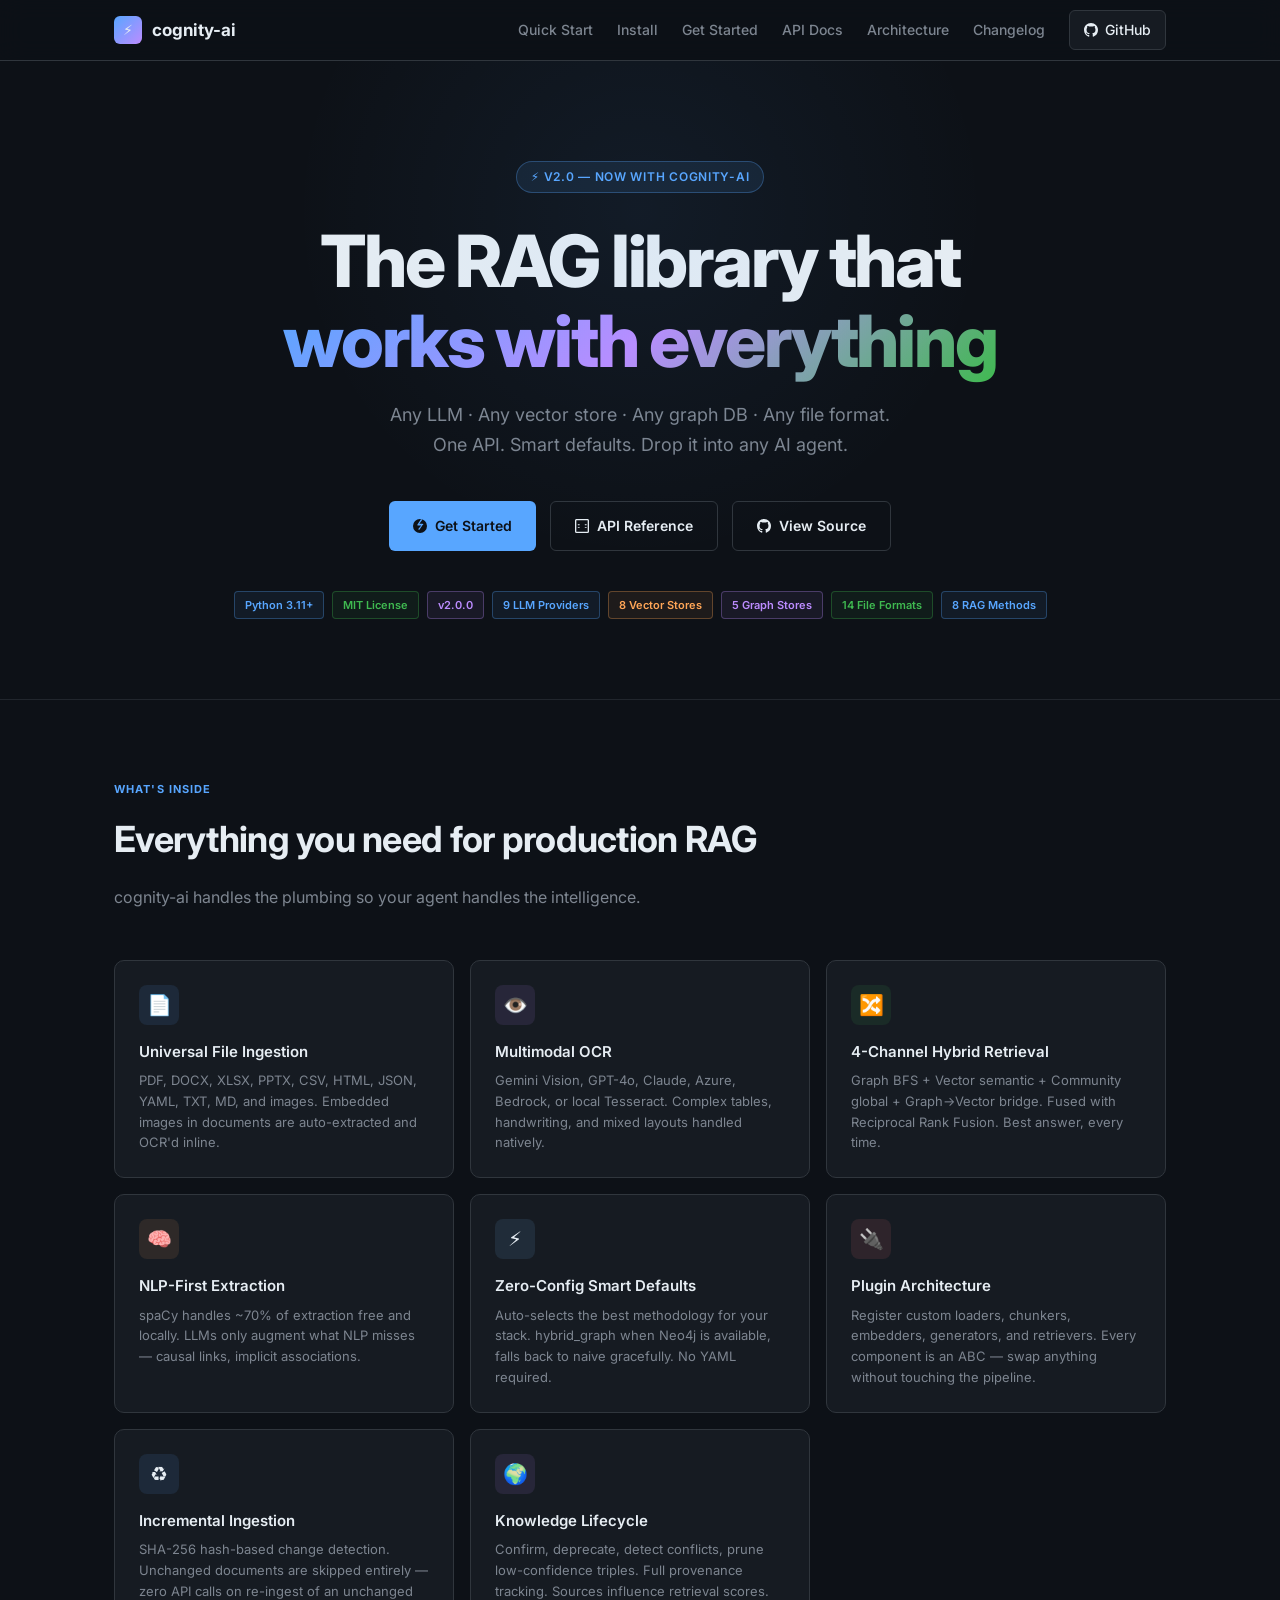
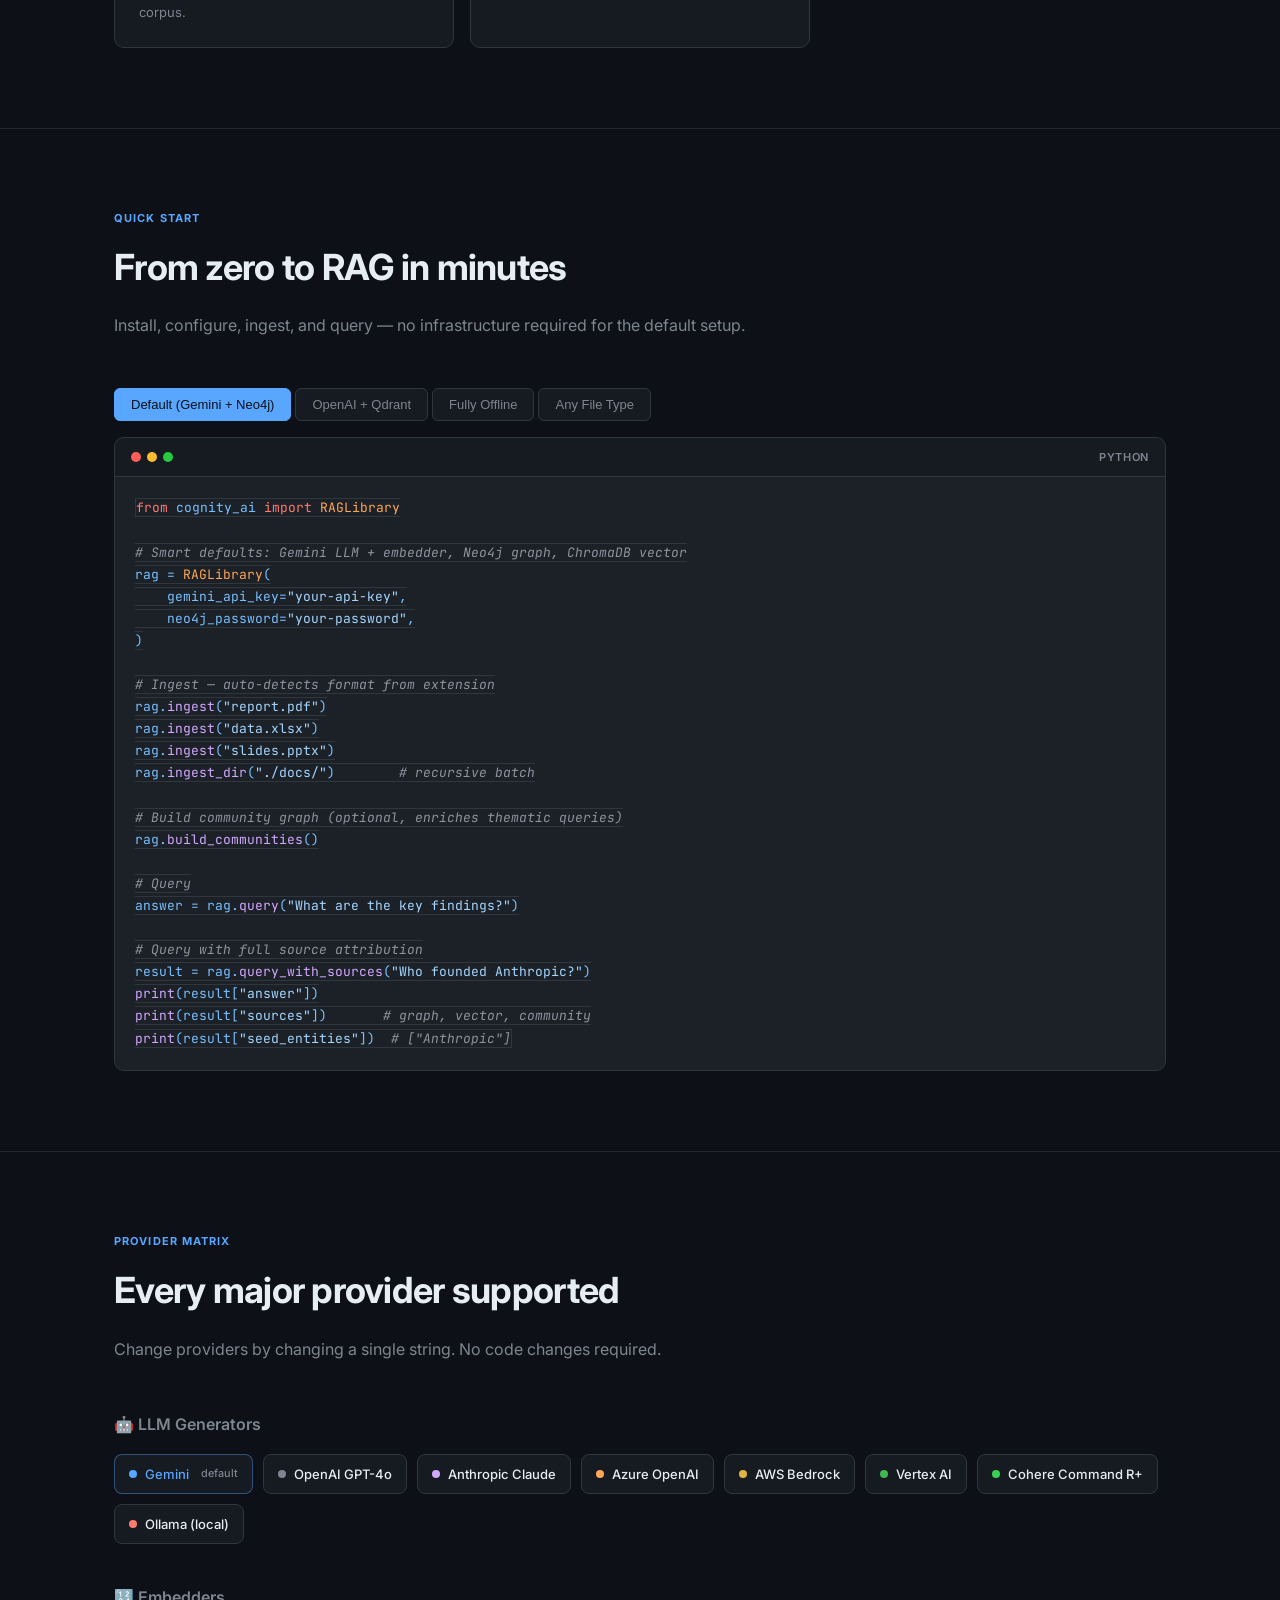
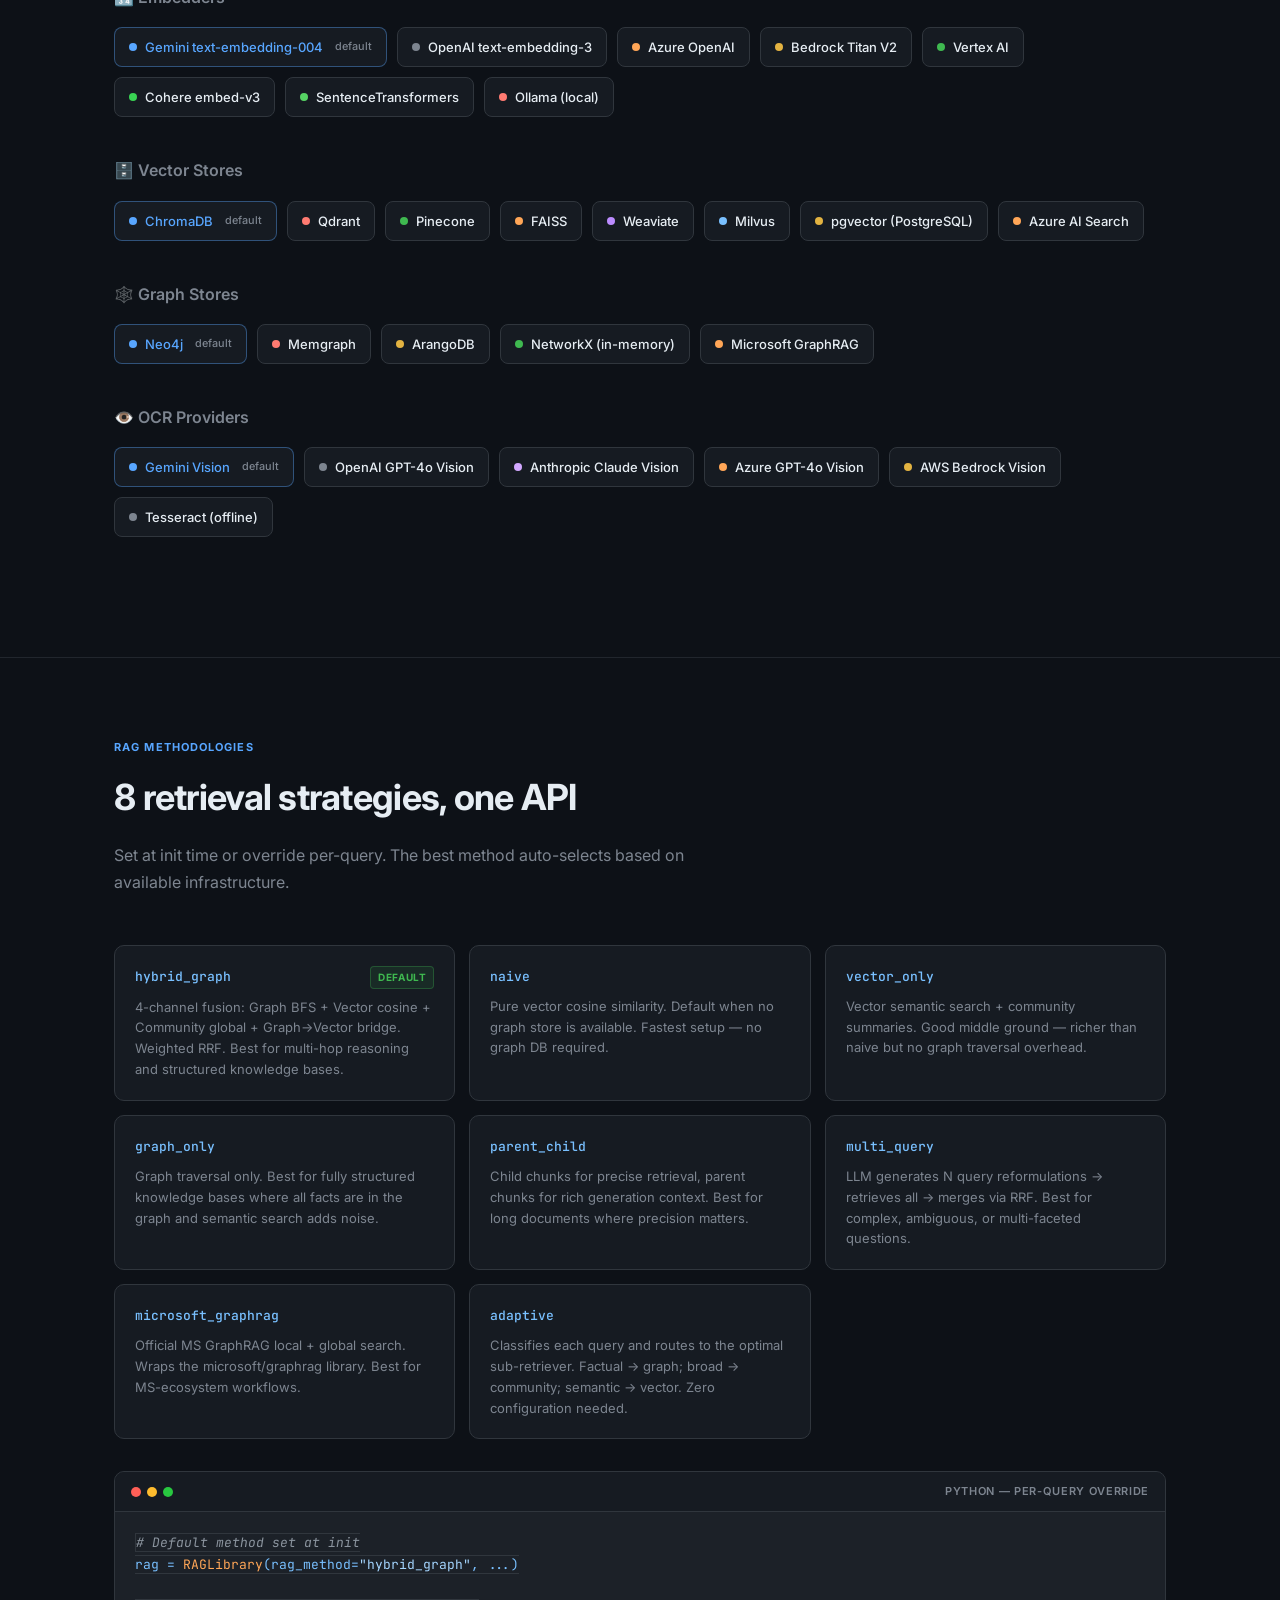
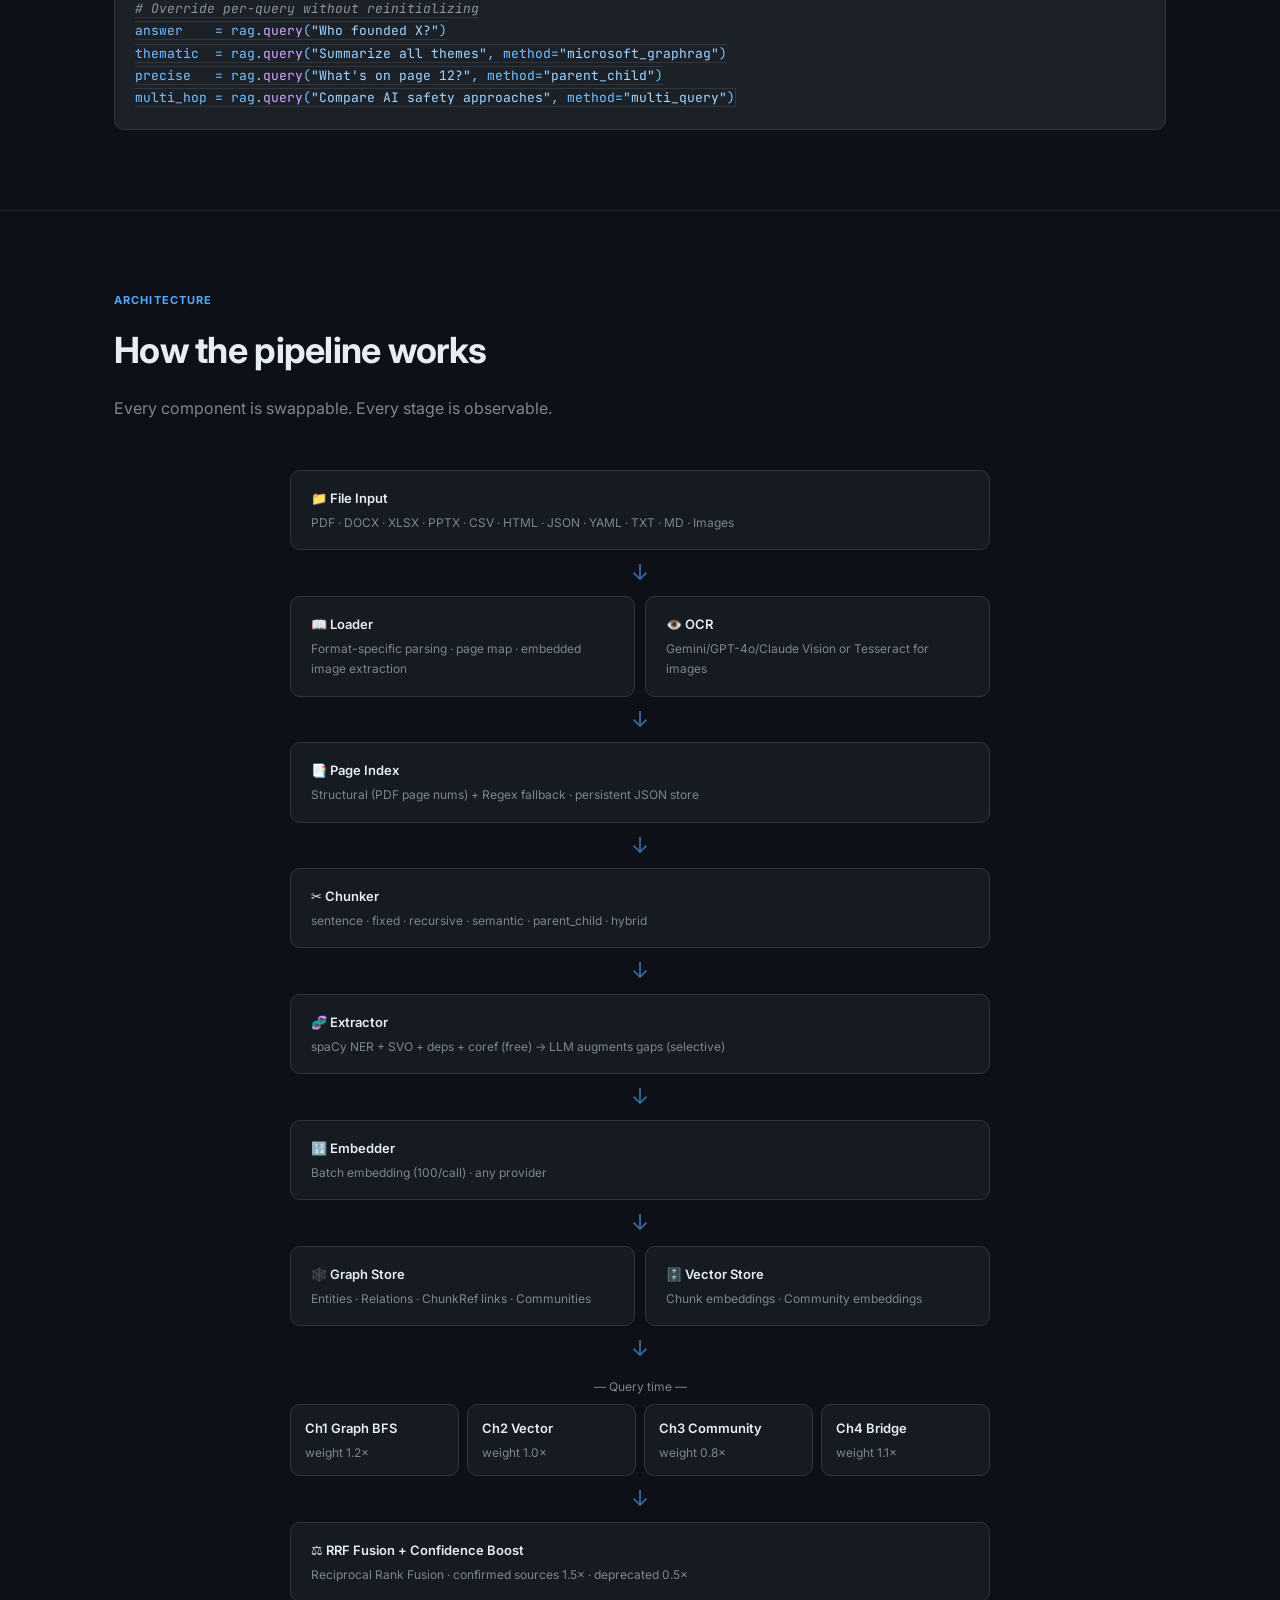
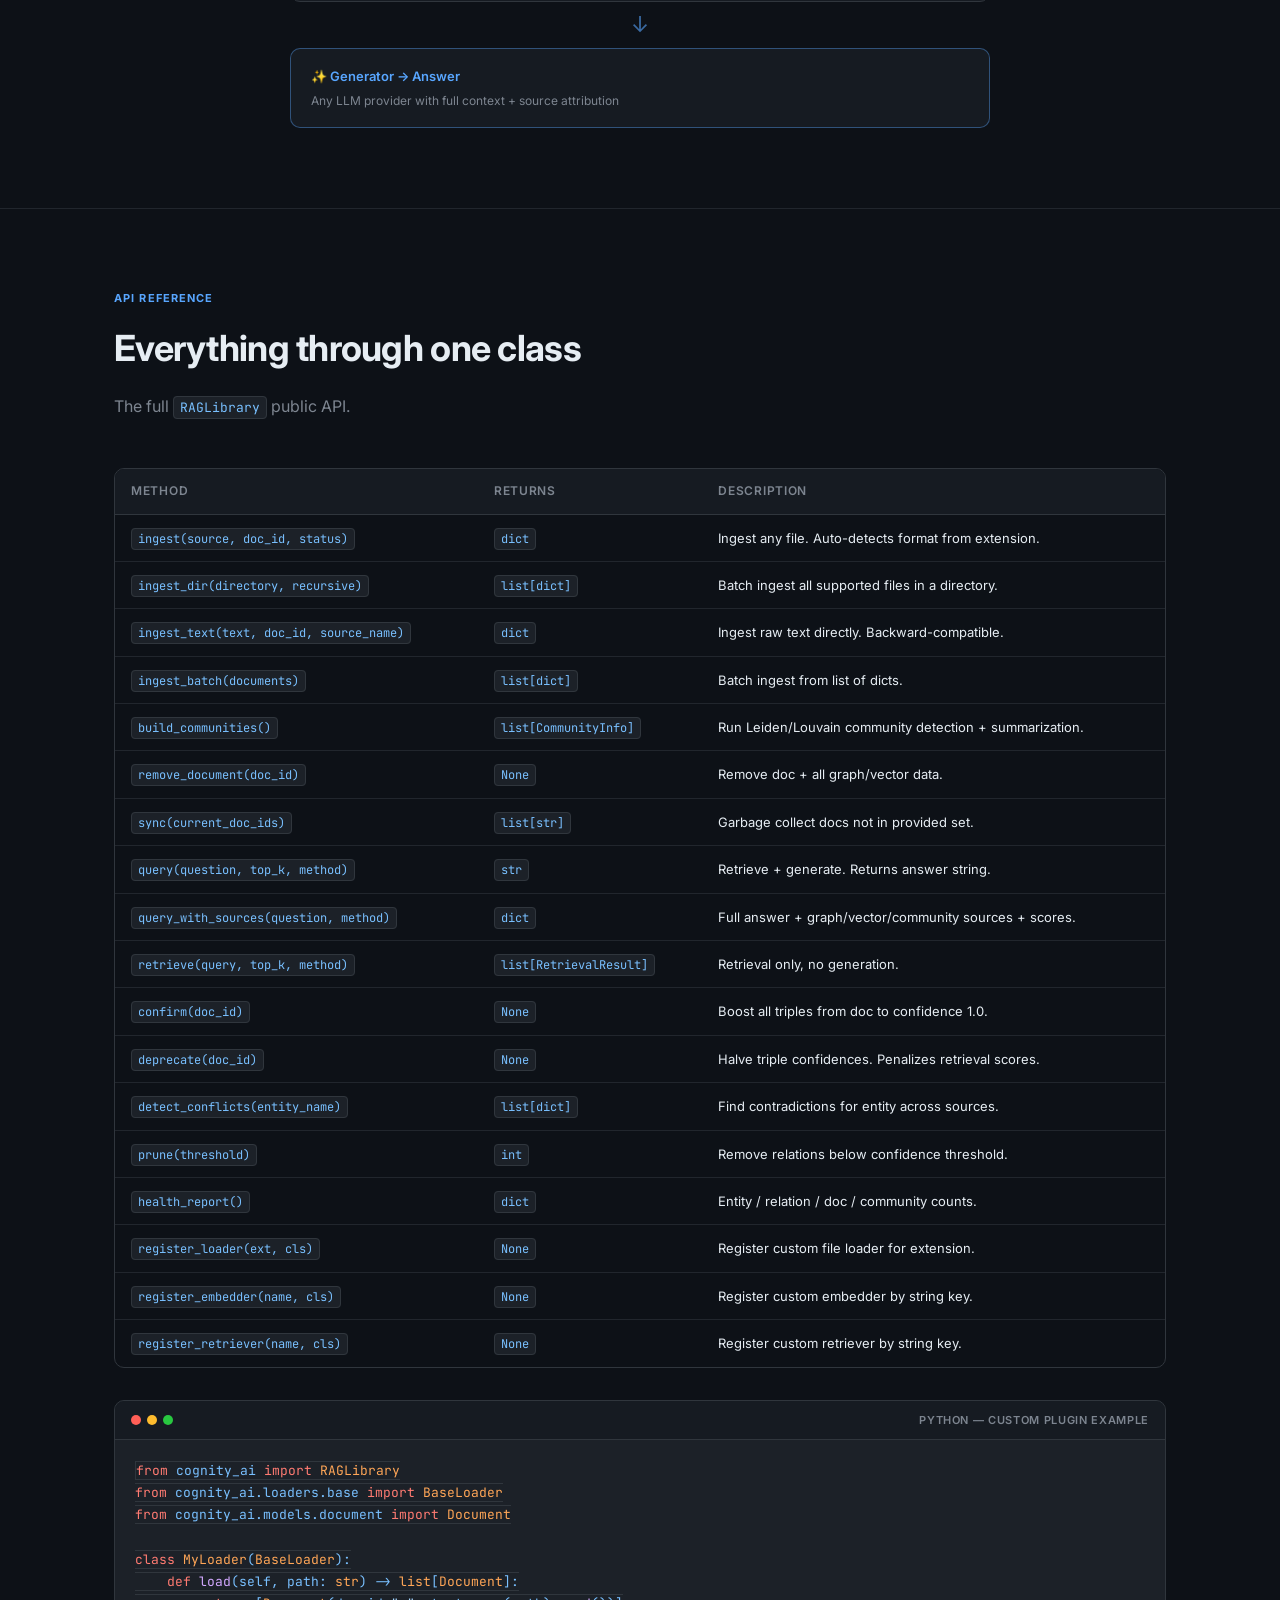
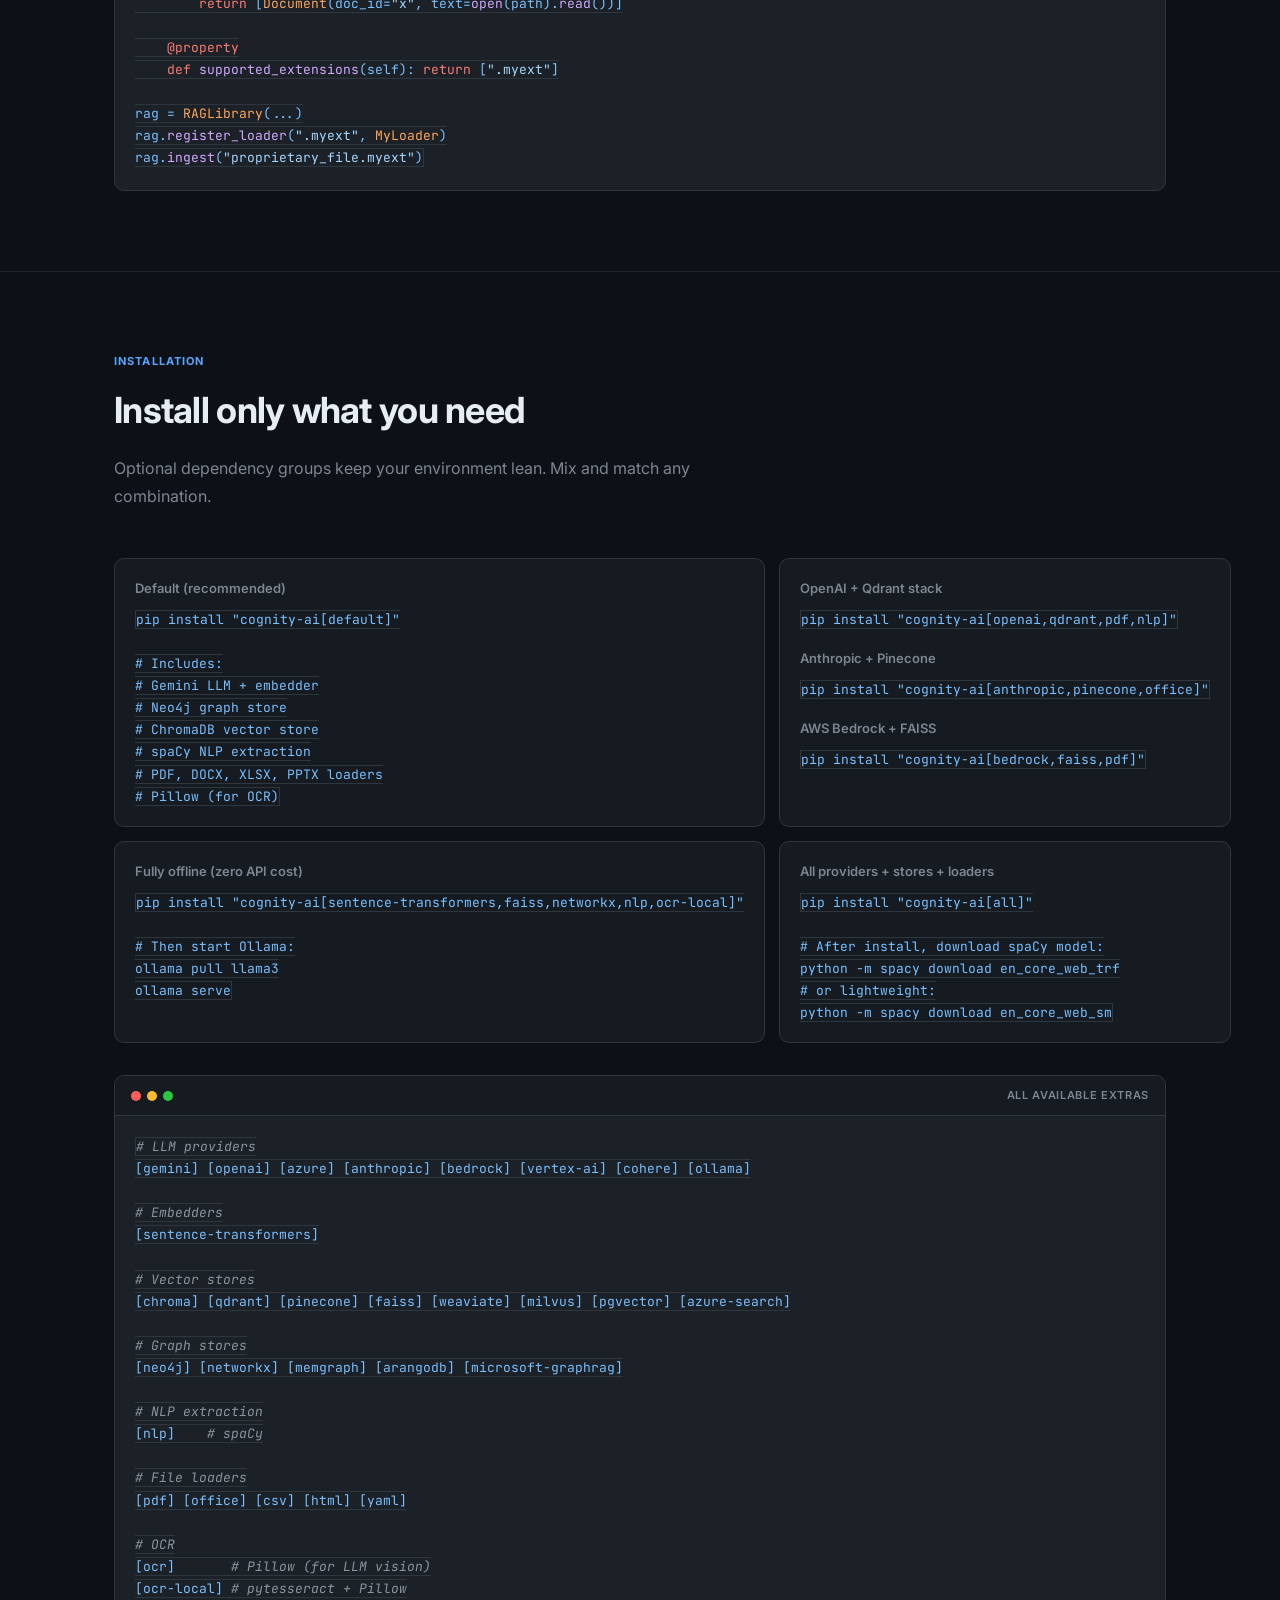
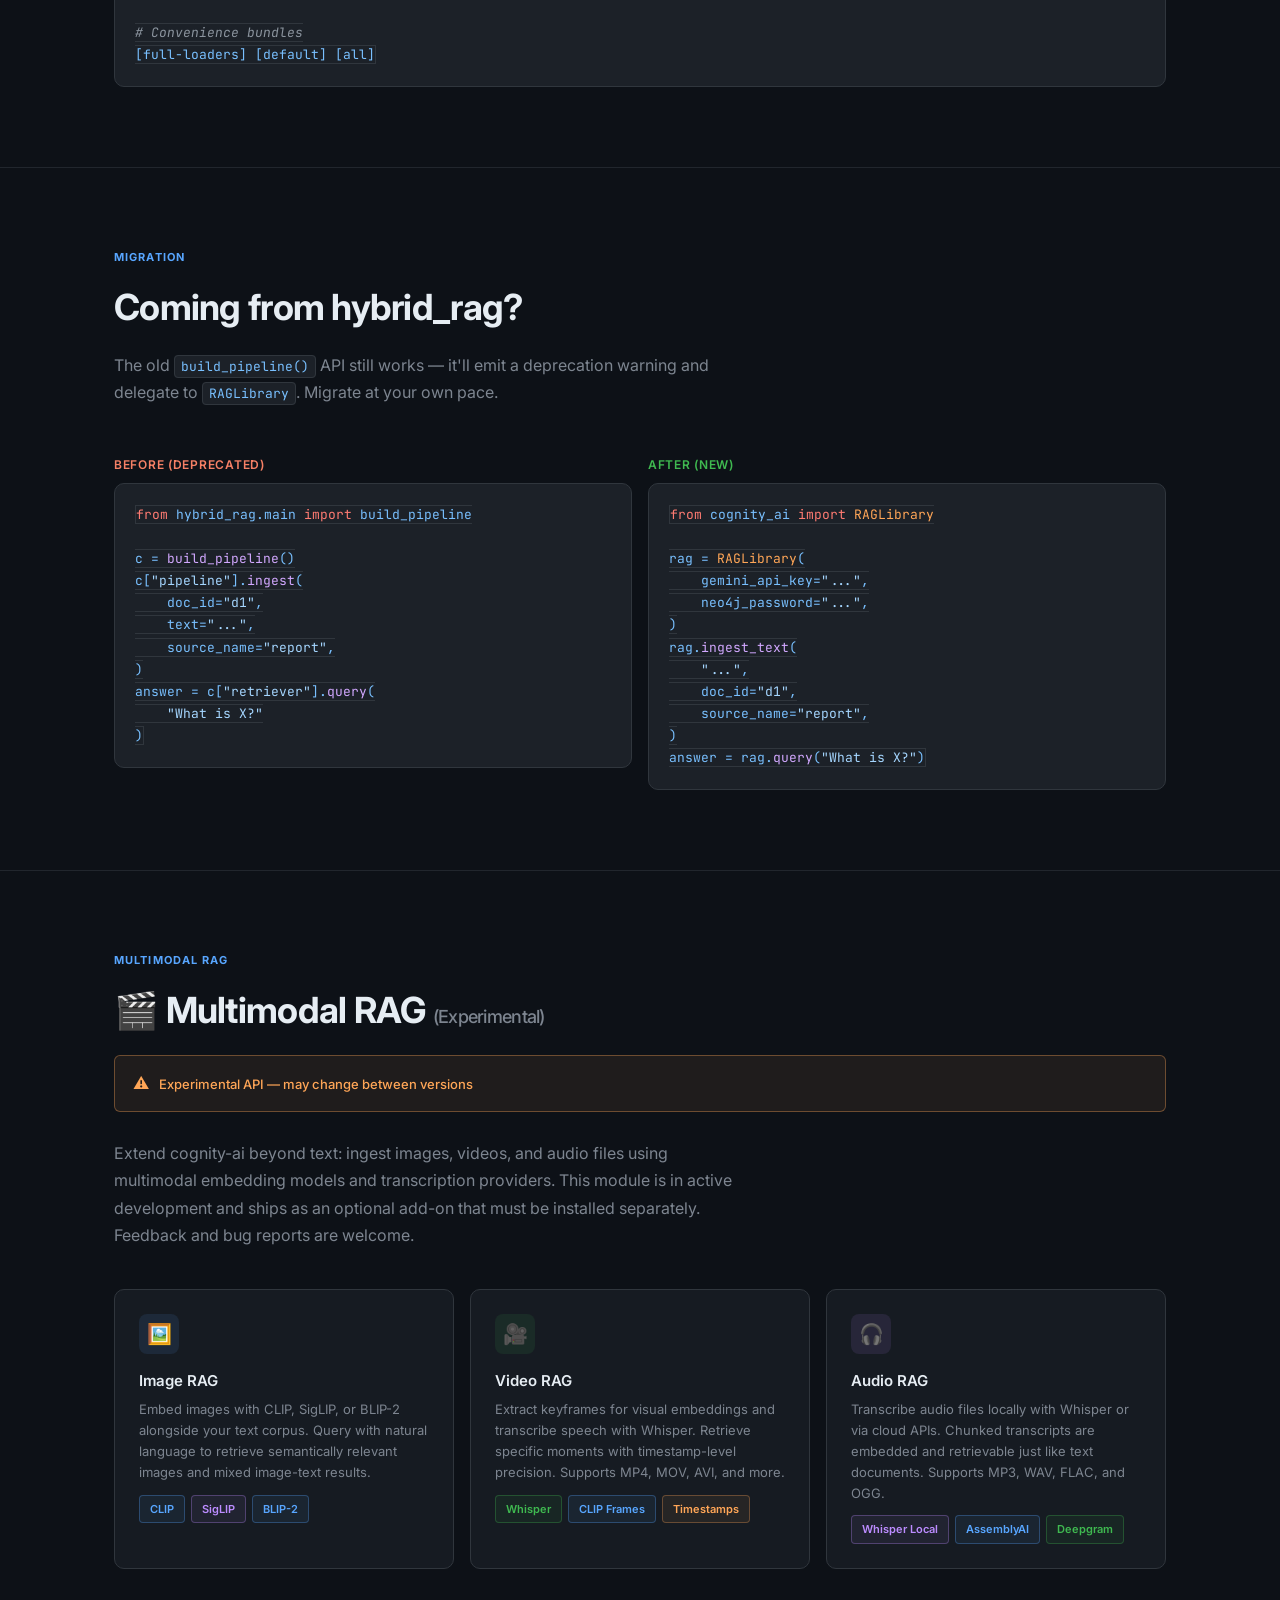
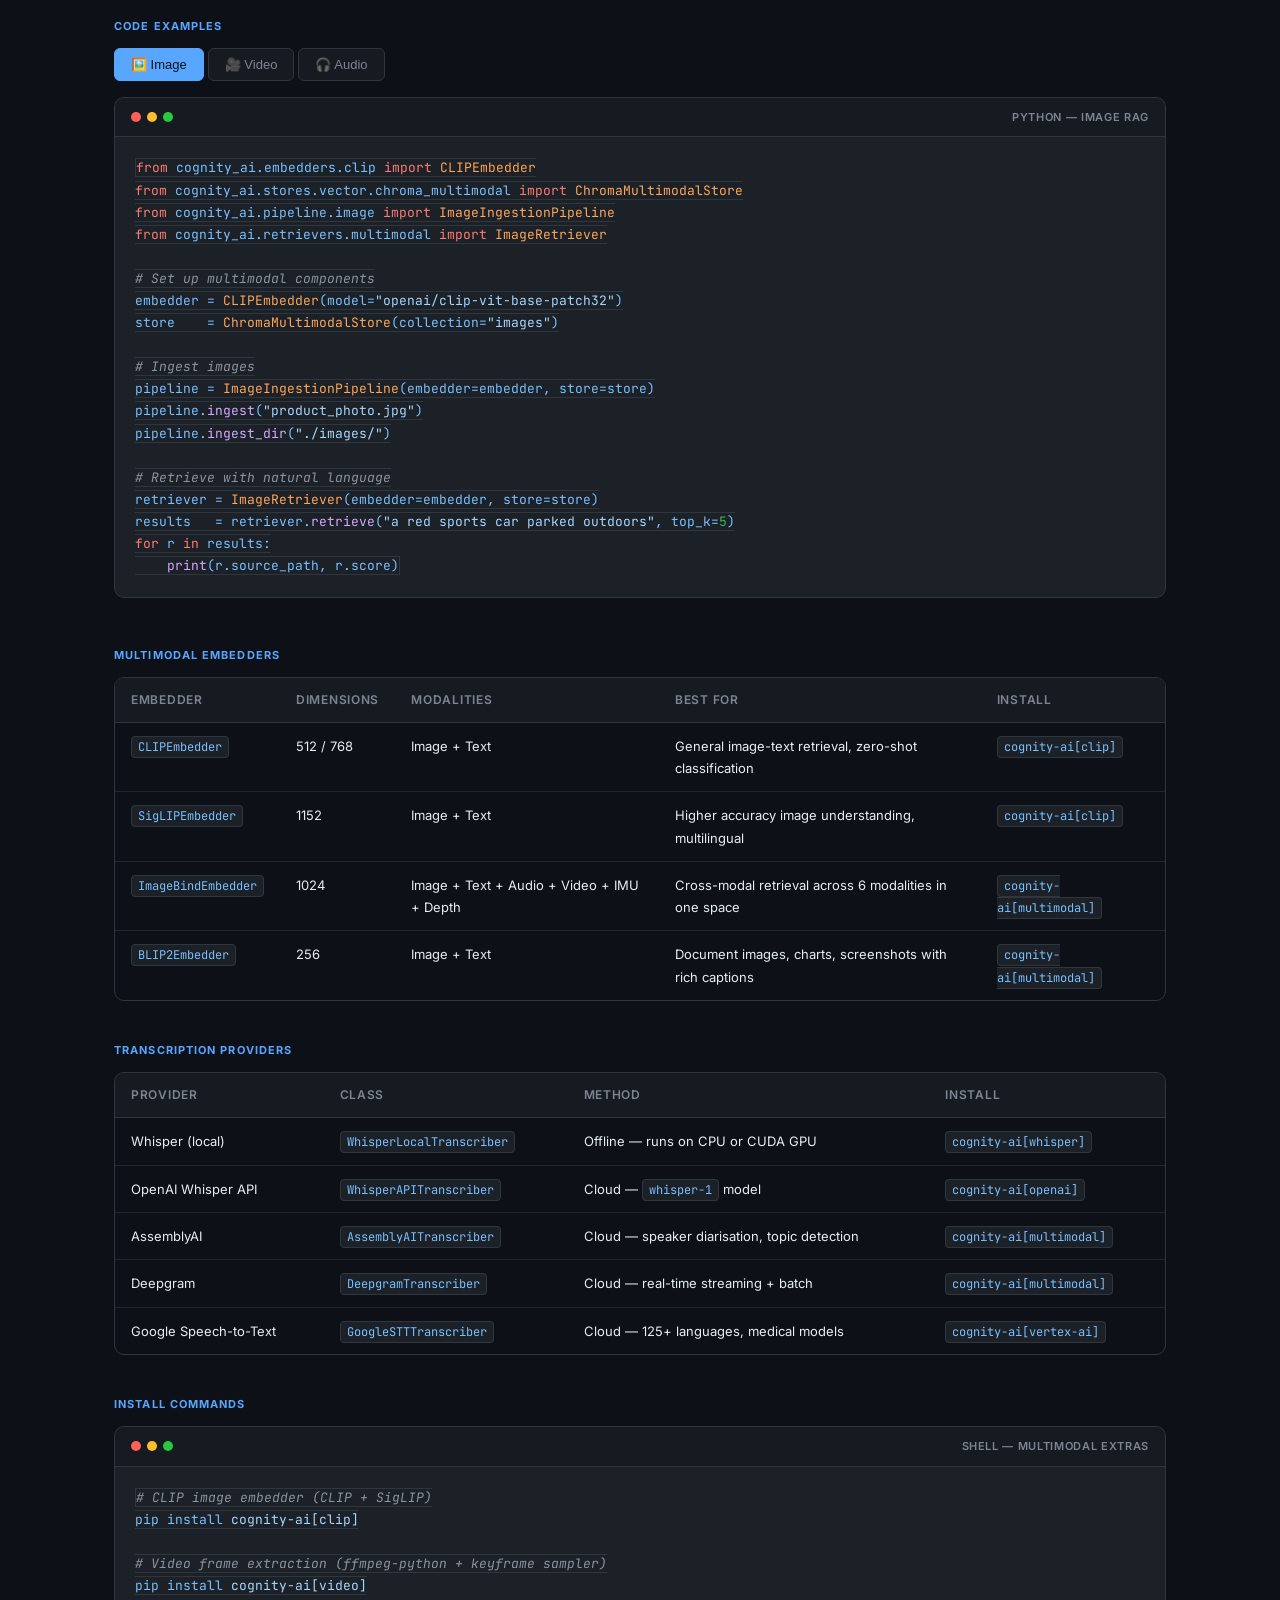
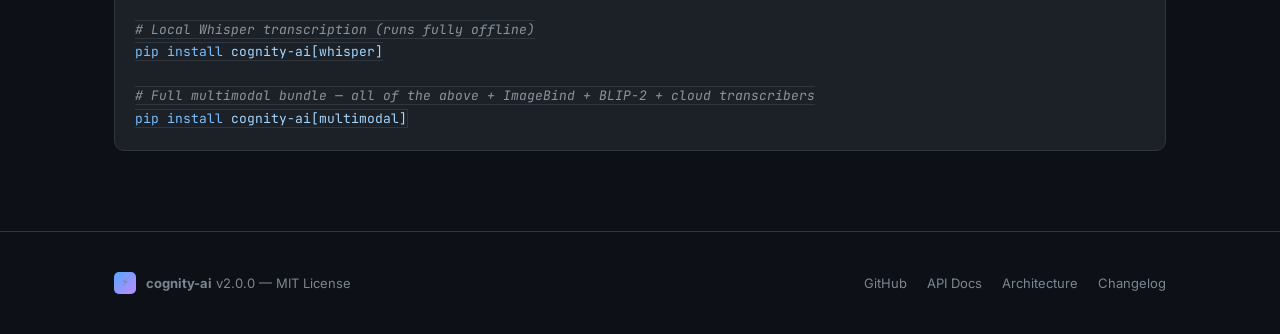
<file: docs/index.html>
<!DOCTYPE html>
<html lang="en">
<head>
  <meta charset="UTF-8" />
  <meta name="viewport" content="width=device-width, initial-scale=1.0" />
  <title>cognity-ai — Modular RAG Library</title>
  <meta name="description" content="cognity-ai: Modular, provider-agnostic RAG library — any LLM, any vector store, any graph DB, any file format." />

  <!-- Fonts -->
  <link rel="preconnect" href="https://fonts.googleapis.com" />
  <link rel="preconnect" href="https://fonts.gstatic.com" crossorigin />
  <link href="https://fonts.googleapis.com/css2?family=Inter:wght@300;400;500;600;700&family=JetBrains+Mono:wght@400;500&display=swap" rel="stylesheet" />

  <style>
    /* ── Reset & Base ───────────────────────────────────────────────── */
    *, *::before, *::after { box-sizing: border-box; margin: 0; padding: 0; }

    :root {
      --bg:          #0d1117;
      --bg-card:     #161b22;
      --bg-code:     #1c2128;
      --border:      #30363d;
      --border-light:#21262d;
      --text:        #e6edf3;
      --text-muted:  #7d8590;
      --text-dim:    #484f58;
      --accent:      #58a6ff;
      --accent-2:    #bc8cff;
      --accent-3:    #3fb950;
      --accent-4:    #f78166;
      --accent-5:    #ffa657;
      --accent-6:    #79c0ff;
      --glow:        rgba(88,166,255,.15);
      --radius:      10px;
      --radius-sm:   6px;
      --font:        'Inter', system-ui, sans-serif;
      --mono:        'JetBrains Mono', 'Fira Code', monospace;
    }

    html { scroll-behavior: smooth; }

    body {
      background: var(--bg);
      color: var(--text);
      font-family: var(--font);
      font-size: 15px;
      line-height: 1.7;
      -webkit-font-smoothing: antialiased;
    }

    a { color: var(--accent); text-decoration: none; }
    a:hover { text-decoration: underline; }

    /* ── Layout ─────────────────────────────────────────────────────── */
    .container { max-width: 1100px; margin: 0 auto; padding: 0 24px; }

    /* ── Nav ────────────────────────────────────────────────────────── */
    nav {
      position: sticky; top: 0; z-index: 100;
      background: rgba(13,17,23,.92);
      backdrop-filter: blur(12px);
      border-bottom: 1px solid var(--border);
    }
    .nav-inner {
      display: flex; align-items: center; justify-content: space-between;
      height: 60px;
    }
    .nav-logo {
      display: flex; align-items: center; gap: 10px;
      font-size: 17px; font-weight: 700; color: var(--text);
    }
    .nav-logo .logo-icon {
      width: 28px; height: 28px; border-radius: 6px;
      background: linear-gradient(135deg, #58a6ff, #bc8cff);
      display: flex; align-items: center; justify-content: center;
      font-size: 14px;
    }
    .nav-links { display: flex; align-items: center; gap: 24px; }
    .nav-links a {
      color: var(--text-muted); font-size: 14px; font-weight: 500;
      transition: color .2s;
    }
    .nav-links a:hover { color: var(--text); text-decoration: none; }
    .nav-github {
      display: flex; align-items: center; gap: 7px;
      padding: 7px 14px; border-radius: var(--radius-sm);
      background: var(--bg-card); border: 1px solid var(--border);
      color: var(--text) !important; font-size: 13px; font-weight: 500;
      transition: border-color .2s, background .2s;
    }
    .nav-github:hover { border-color: var(--accent); text-decoration: none !important; }

    /* ── Hero ───────────────────────────────────────────────────────── */
    .hero {
      padding: 100px 0 80px;
      text-align: center;
      position: relative; overflow: hidden;
    }
    .hero::before {
      content: ''; position: absolute;
      top: -200px; left: 50%; transform: translateX(-50%);
      width: 700px; height: 700px; border-radius: 50%;
      background: radial-gradient(circle, rgba(88,166,255,.07) 0%, transparent 70%);
      pointer-events: none;
    }
    .hero-badge {
      display: inline-flex; align-items: center; gap: 7px;
      padding: 5px 14px; border-radius: 20px;
      background: rgba(88,166,255,.1); border: 1px solid rgba(88,166,255,.3);
      color: var(--accent); font-size: 12px; font-weight: 600;
      text-transform: uppercase; letter-spacing: .06em;
      margin-bottom: 28px;
    }
    .hero h1 {
      font-size: clamp(42px, 7vw, 72px);
      font-weight: 800; letter-spacing: -.03em; line-height: 1.1;
      margin-bottom: 20px;
    }
    .hero h1 .grad {
      background: linear-gradient(135deg, #58a6ff 0%, #bc8cff 50%, #3fb950 100%);
      -webkit-background-clip: text; -webkit-text-fill-color: transparent;
      background-clip: text;
    }
    .hero-sub {
      font-size: 18px; color: var(--text-muted); max-width: 600px;
      margin: 0 auto 40px;
    }
    .hero-actions { display: flex; gap: 14px; justify-content: center; flex-wrap: wrap; }

    .btn {
      display: inline-flex; align-items: center; gap: 8px;
      padding: 12px 24px; border-radius: var(--radius-sm);
      font-size: 14px; font-weight: 600; transition: all .2s;
      cursor: pointer; border: none; text-decoration: none !important;
    }
    .btn-primary {
      background: var(--accent); color: #0d1117;
    }
    .btn-primary:hover { background: #79c0ff; transform: translateY(-1px); }
    .btn-outline {
      background: transparent; color: var(--text);
      border: 1px solid var(--border);
    }
    .btn-outline:hover { border-color: var(--accent); transform: translateY(-1px); }

    .hero-badges {
      display: flex; gap: 8px; flex-wrap: wrap;
      justify-content: center; margin-top: 40px;
    }
    .badge {
      display: inline-flex; align-items: center; gap: 5px;
      padding: 4px 10px; border-radius: 4px;
      font-size: 11px; font-weight: 600;
      border: 1px solid;
    }
    .badge-blue   { color: #58a6ff; border-color: rgba(88,166,255,.3); background: rgba(88,166,255,.07); }
    .badge-green  { color: #3fb950; border-color: rgba(63,185,80,.3);  background: rgba(63,185,80,.07); }
    .badge-purple { color: #bc8cff; border-color: rgba(188,140,255,.3);background: rgba(188,140,255,.07); }
    .badge-orange { color: #ffa657; border-color: rgba(255,166,87,.3); background: rgba(255,166,87,.07); }

    /* ── Section ────────────────────────────────────────────────────── */
    section { padding: 80px 0; }
    section + section { border-top: 1px solid var(--border-light); }
    .section-label {
      font-size: 11px; font-weight: 700; text-transform: uppercase;
      letter-spacing: .1em; color: var(--accent); margin-bottom: 10px;
    }
    h2 {
      font-size: clamp(26px, 4vw, 36px); font-weight: 700;
      letter-spacing: -.02em; margin-bottom: 14px;
    }
    .section-sub {
      color: var(--text-muted); font-size: 16px; max-width: 640px;
      margin-bottom: 48px;
    }

    /* ── Code Block ─────────────────────────────────────────────────── */
    .code-block {
      background: var(--bg-code); border: 1px solid var(--border);
      border-radius: var(--radius); overflow: hidden;
    }
    .code-header {
      display: flex; align-items: center; justify-content: space-between;
      padding: 10px 16px; border-bottom: 1px solid var(--border);
      background: var(--bg-card);
    }
    .code-lang {
      font-size: 11px; font-weight: 600; color: var(--text-muted);
      text-transform: uppercase; letter-spacing: .06em;
    }
    .code-dots { display: flex; gap: 6px; }
    .code-dots span { width: 10px; height: 10px; border-radius: 50%; }
    .code-dots .dot-r { background: #ff5f57; }
    .code-dots .dot-y { background: #febc2e; }
    .code-dots .dot-g { background: #28c840; }
    pre {
      padding: 20px; overflow-x: auto; font-family: var(--mono);
      font-size: 13px; line-height: 1.7; tab-size: 2;
    }
    pre code { background: none; padding: 0; border-radius: 0; font-size: inherit; }
    code {
      font-family: var(--mono); font-size: 13px;
      background: var(--bg-code); border: 1px solid var(--border);
      padding: 2px 6px; border-radius: 4px; color: var(--accent-6);
    }

    /* Syntax highlighting */
    .kw  { color: #ff7b72; }   /* keywords */
    .st  { color: #a5d6ff; }   /* strings */
    .cm  { color: #8b949e; font-style: italic; } /* comments */
    .fn  { color: #d2a8ff; }   /* functions */
    .cl  { color: #ffa657; }   /* classes */
    .nm  { color: #79c0ff; }   /* names/vars */
    .nb  { color: #3fb950; }   /* built-ins / values */

    /* ── Features Grid ──────────────────────────────────────────────── */
    .features-grid {
      display: grid;
      grid-template-columns: repeat(auto-fit, minmax(260px, 1fr));
      gap: 16px;
    }
    .feature-card {
      background: var(--bg-card); border: 1px solid var(--border);
      border-radius: var(--radius); padding: 24px;
      transition: border-color .2s, transform .2s;
    }
    .feature-card:hover { border-color: var(--accent); transform: translateY(-2px); }
    .feature-icon {
      width: 40px; height: 40px; border-radius: 8px;
      display: flex; align-items: center; justify-content: center;
      font-size: 20px; margin-bottom: 14px;
    }
    .feature-card h3 { font-size: 15px; font-weight: 600; margin-bottom: 6px; }
    .feature-card p  { font-size: 13px; color: var(--text-muted); line-height: 1.6; }

    /* ── Provider Grid ──────────────────────────────────────────────── */
    .provider-section { margin-bottom: 40px; }
    .provider-section h3 { font-size: 16px; font-weight: 600; margin-bottom: 16px; color: var(--text-muted); }
    .provider-grid {
      display: flex; flex-wrap: wrap; gap: 10px;
    }
    .provider-pill {
      display: flex; align-items: center; gap: 8px;
      padding: 8px 14px; border-radius: 8px;
      background: var(--bg-card); border: 1px solid var(--border);
      font-size: 13px; font-weight: 500;
      transition: border-color .2s;
    }
    .provider-pill:hover { border-color: var(--accent); }
    .provider-pill .dot {
      width: 8px; height: 8px; border-radius: 50%;
    }
    .pill-default { border-color: rgba(88,166,255,.4); color: var(--accent); }
    .pill-default .dot { background: var(--accent); }
    .dot-green  { background: #3fb950; }
    .dot-purple { background: #bc8cff; }
    .dot-orange { background: #ffa657; }
    .dot-red    { background: #ff7b72; }
    .dot-cyan   { background: #39d353; }
    .dot-teal   { background: #56d364; }
    .dot-yellow { background: #e3b341; }
    .dot-gray   { background: #7d8590; }

    /* ── RAG Methods ────────────────────────────────────────────────── */
    .methods-grid {
      display: grid;
      grid-template-columns: repeat(auto-fit, minmax(280px, 1fr));
      gap: 14px;
    }
    .method-card {
      background: var(--bg-card); border: 1px solid var(--border);
      border-radius: var(--radius); padding: 20px;
      transition: border-color .2s;
    }
    .method-card:hover { border-color: var(--accent); }
    .method-header { display: flex; align-items: center; justify-content: space-between; margin-bottom: 8px; }
    .method-name { font-family: var(--mono); font-size: 13px; font-weight: 500; color: var(--accent-6); }
    .method-default {
      font-size: 10px; font-weight: 700; text-transform: uppercase; letter-spacing: .06em;
      color: var(--accent-3); background: rgba(63,185,80,.1); border: 1px solid rgba(63,185,80,.3);
      padding: 2px 7px; border-radius: 4px;
    }
    .method-desc { font-size: 13px; color: var(--text-muted); line-height: 1.6; }

    /* ── Pipeline Diagram ───────────────────────────────────────────── */
    .pipeline {
      display: flex; flex-direction: column; gap: 0;
      max-width: 700px; margin: 0 auto;
    }
    .pipeline-row {
      display: flex; align-items: stretch; gap: 0;
    }
    .pipeline-arrow {
      display: flex; align-items: center; justify-content: center;
      color: var(--accent); font-size: 22px; padding: 4px 0;
      opacity: .6;
    }
    .pipeline-node {
      flex: 1; background: var(--bg-card); border: 1px solid var(--border);
      border-radius: var(--radius); padding: 16px 20px;
      transition: border-color .2s;
    }
    .pipeline-node:hover { border-color: var(--accent); }
    .pipeline-node-title { font-size: 13px; font-weight: 600; margin-bottom: 4px; }
    .pipeline-node-sub   { font-size: 12px; color: var(--text-muted); }
    .pipeline-split {
      display: grid; grid-template-columns: 1fr 1fr; gap: 10px; width: 100%;
    }
    .pipeline-merge {
      display: grid; grid-template-columns: 1fr 1fr 1fr 1fr; gap: 8px; width: 100%;
    }
    .pipeline-merge .pipeline-node { font-size: 12px; padding: 12px 14px; }

    /* ── Table ──────────────────────────────────────────────────────── */
    .table-wrap { overflow-x: auto; border-radius: var(--radius); border: 1px solid var(--border); }
    table { width: 100%; border-collapse: collapse; }
    thead { background: var(--bg-card); }
    th {
      padding: 12px 16px; text-align: left; font-size: 12px;
      font-weight: 600; text-transform: uppercase; letter-spacing: .06em;
      color: var(--text-muted); border-bottom: 1px solid var(--border);
    }
    td {
      padding: 12px 16px; font-size: 13px; border-bottom: 1px solid var(--border-light);
      vertical-align: top;
    }
    tr:last-child td { border-bottom: none; }
    tr:hover td { background: rgba(255,255,255,.02); }
    td code { font-size: 12px; }
    .td-default { color: var(--accent-3); font-weight: 600; font-size: 11px; }

    /* ── Tab switcher ───────────────────────────────────────────────── */
    .tabs { display: flex; gap: 4px; margin-bottom: 16px; flex-wrap: wrap; }
    .tab {
      padding: 8px 16px; border-radius: 6px; font-size: 13px; font-weight: 500;
      background: var(--bg-card); border: 1px solid var(--border);
      color: var(--text-muted); cursor: pointer; transition: all .2s;
    }
    .tab:hover { border-color: var(--accent); color: var(--text); }
    .tab.active { background: var(--accent); color: #0d1117; border-color: var(--accent); }
    .tab-panel { display: none; }
    .tab-panel.active { display: block; }

    /* ── Install ────────────────────────────────────────────────────── */
    .install-grid { display: grid; grid-template-columns: 1fr 1fr; gap: 14px; }
    @media (max-width: 700px) { .install-grid { grid-template-columns: 1fr; } }
    .install-card {
      background: var(--bg-card); border: 1px solid var(--border);
      border-radius: var(--radius); padding: 18px 20px;
    }
    .install-card h4 { font-size: 13px; font-weight: 600; margin-bottom: 10px; color: var(--text-muted); }
    .install-card pre { padding: 0; font-size: 13px; }

    /* ── Footer ─────────────────────────────────────────────────────── */
    footer {
      border-top: 1px solid var(--border);
      padding: 40px 0;
      color: var(--text-muted); font-size: 13px;
    }
    .footer-inner {
      display: flex; align-items: center; justify-content: space-between;
      flex-wrap: wrap; gap: 16px;
    }
    .footer-links { display: flex; gap: 20px; }
    .footer-links a { color: var(--text-muted); }
    .footer-links a:hover { color: var(--text); text-decoration: none; }

    /* ── Responsive ─────────────────────────────────────────────────── */
    @media (max-width: 768px) {
      .nav-links { display: none; }
      .hero { padding: 70px 0 60px; }
      section { padding: 60px 0; }
      .pipeline-merge { grid-template-columns: 1fr 1fr; }
      .pipeline-split { grid-template-columns: 1fr; }
    }

    /* ── Scroll highlight ───────────────────────────────────────────── */
    :target { scroll-margin-top: 80px; }

    /* ── Custom scrollbar ───────────────────────────────────────────── */
    ::-webkit-scrollbar { width: 6px; height: 6px; }
    ::-webkit-scrollbar-track { background: var(--bg); }
    ::-webkit-scrollbar-thumb { background: var(--border); border-radius: 3px; }
    ::-webkit-scrollbar-thumb:hover { background: var(--text-dim); }
  </style>
</head>
<body>

<!-- ── NAV ─────────────────────────────────────────────────────────────── -->
<nav>
  <div class="container nav-inner">
    <a href="#" class="nav-logo" style="text-decoration:none">
      <div class="logo-icon">⚡</div>
      cognity-ai
    </a>
    <div class="nav-links">
      <a href="#quickstart">Quick Start</a>
      <a href="#install">Install</a>
      <a href="getting-started.html">Get Started</a>
      <a href="api/index.html">API Docs</a>
      <a href="architecture.html">Architecture</a>
      <a href="changelog.html">Changelog</a>
      <a href="https://github.com/Aayush-Joshi-01/Cognity-AI" class="nav-github">
        <svg width="14" height="14" viewBox="0 0 16 16" fill="currentColor">
          <path d="M8 0C3.58 0 0 3.58 0 8c0 3.54 2.29 6.53 5.47 7.59.4.07.55-.17.55-.38 0-.19-.01-.82-.01-1.49-2.01.37-2.53-.49-2.69-.94-.09-.23-.48-.94-.82-1.13-.28-.15-.68-.52-.01-.53.63-.01 1.08.58 1.23.82.72 1.21 1.87.87 2.33.66.07-.52.28-.87.51-1.07-1.78-.2-3.64-.89-3.64-3.95 0-.87.31-1.59.82-2.15-.08-.2-.36-1.02.08-2.12 0 0 .67-.21 2.2.82.64-.18 1.32-.27 2-.27.68 0 1.36.09 2 .27 1.53-1.04 2.2-.82 2.2-.82.44 1.1.16 1.92.08 2.12.51.56.82 1.27.82 2.15 0 3.07-1.87 3.75-3.65 3.95.29.25.54.73.54 1.48 0 1.07-.01 1.93-.01 2.2 0 .21.15.46.55.38A8.013 8.013 0 0016 8c0-4.42-3.58-8-8-8z"/>
        </svg>
        GitHub
      </a>
    </div>
  </div>
</nav>

<!-- ── HERO ─────────────────────────────────────────────────────────────── -->
<section class="hero">
  <div class="container">
    <div class="hero-badge">⚡ v2.0 — Now with cognity-ai</div>
    <h1>
      The RAG library that<br>
      <span class="grad">works with everything</span>
    </h1>
    <p class="hero-sub">
      Any LLM &middot; Any vector store &middot; Any graph DB &middot; Any file format.<br>
      One API. Smart defaults. Drop it into any AI agent.
    </p>
    <div class="hero-actions">
      <a href="getting-started.html" class="btn btn-primary">
        <svg width="14" height="14" viewBox="0 0 16 16" fill="currentColor"><path d="M8 0a8 8 0 100 16A8 8 0 008 0zm3.54 5.96l-4 6a.75.75 0 01-1.28-.78L9.38 7.5H5.75a.75.75 0 01-.64-1.14l4-6a.75.75 0 011.28.78L7.27 5.5h3.69a.75.75 0 01.58 1.23-.8.8 0 01-.58.23z"/></svg>
        Get Started
      </a>
      <a href="api/index.html" class="btn btn-outline">
        <svg width="14" height="14" viewBox="0 0 16 16" fill="currentColor"><path d="M0 1.75C0 .784.784 0 1.75 0h12.5C15.216 0 16 .784 16 1.75v12.5A1.75 1.75 0 0114.25 16H1.75A1.75 1.75 0 010 14.25V1.75zM1.75 1.5a.25.25 0 00-.25.25v12.5c0 .138.112.25.25.25h12.5a.25.25 0 00.25-.25V1.75a.25.25 0 00-.25-.25H1.75zM11.5 6a.5.5 0 000 1H13a.5.5 0 000-1h-1.5zm0 3a.5.5 0 000 1H13a.5.5 0 000-1h-1.5zm-8-3a.5.5 0 000 1h1.5a.5.5 0 000-1H3.5zm0 3a.5.5 0 000 1h1.5a.5.5 0 000-1H3.5z"/></svg>
        API Reference
      </a>
      <a href="https://github.com/Aayush-Joshi-01/Cognity-AI" class="btn btn-outline">
        <svg width="14" height="14" viewBox="0 0 16 16" fill="currentColor"><path d="M8 0C3.58 0 0 3.58 0 8c0 3.54 2.29 6.53 5.47 7.59.4.07.55-.17.55-.38 0-.19-.01-.82-.01-1.49-2.01.37-2.53-.49-2.69-.94-.09-.23-.48-.94-.82-1.13-.28-.15-.68-.52-.01-.53.63-.01 1.08.58 1.23.82.72 1.21 1.87.87 2.33.66.07-.52.28-.87.51-1.07-1.78-.2-3.64-.89-3.64-3.95 0-.87.31-1.59.82-2.15-.08-.2-.36-1.02.08-2.12 0 0 .67-.21 2.2.82.64-.18 1.32-.27 2-.27.68 0 1.36.09 2 .27 1.53-1.04 2.2-.82 2.2-.82.44 1.1.16 1.92.08 2.12.51.56.82 1.27.82 2.15 0 3.07-1.87 3.75-3.65 3.95.29.25.54.73.54 1.48 0 1.07-.01 1.93-.01 2.2 0 .21.15.46.55.38A8.013 8.013 0 0016 8c0-4.42-3.58-8-8-8z"/></svg>
        View Source
      </a>
    </div>

    <div class="hero-badges">
      <span class="badge badge-blue">Python 3.11+</span>
      <span class="badge badge-green">MIT License</span>
      <span class="badge badge-purple">v2.0.0</span>
      <span class="badge badge-blue">9 LLM Providers</span>
      <span class="badge badge-orange">8 Vector Stores</span>
      <span class="badge badge-purple">5 Graph Stores</span>
      <span class="badge badge-green">14 File Formats</span>
      <span class="badge badge-blue">8 RAG Methods</span>
    </div>
  </div>
</section>

<!-- ── FEATURES ──────────────────────────────────────────────────────────── -->
<section id="features">
  <div class="container">
    <div class="section-label">What's inside</div>
    <h2>Everything you need for production RAG</h2>
    <p class="section-sub">cognity-ai handles the plumbing so your agent handles the intelligence.</p>

    <div class="features-grid">
      <div class="feature-card">
        <div class="feature-icon" style="background:rgba(88,166,255,.1)">📄</div>
        <h3>Universal File Ingestion</h3>
        <p>PDF, DOCX, XLSX, PPTX, CSV, HTML, JSON, YAML, TXT, MD, and images. Embedded images in documents are auto-extracted and OCR'd inline.</p>
      </div>
      <div class="feature-card">
        <div class="feature-icon" style="background:rgba(188,140,255,.1)">👁️</div>
        <h3>Multimodal OCR</h3>
        <p>Gemini Vision, GPT-4o, Claude, Azure, Bedrock, or local Tesseract. Complex tables, handwriting, and mixed layouts handled natively.</p>
      </div>
      <div class="feature-card">
        <div class="feature-icon" style="background:rgba(63,185,80,.1)">🔀</div>
        <h3>4-Channel Hybrid Retrieval</h3>
        <p>Graph BFS + Vector semantic + Community global + Graph→Vector bridge. Fused with Reciprocal Rank Fusion. Best answer, every time.</p>
      </div>
      <div class="feature-card">
        <div class="feature-icon" style="background:rgba(255,166,87,.1)">🧠</div>
        <h3>NLP-First Extraction</h3>
        <p>spaCy handles ~70% of extraction free and locally. LLMs only augment what NLP misses — causal links, implicit associations.</p>
      </div>
      <div class="feature-card">
        <div class="feature-icon" style="background:rgba(121,192,255,.1)">⚡</div>
        <h3>Zero-Config Smart Defaults</h3>
        <p>Auto-selects the best methodology for your stack. hybrid_graph when Neo4j is available, falls back to naive gracefully. No YAML required.</p>
      </div>
      <div class="feature-card">
        <div class="feature-icon" style="background:rgba(255,123,114,.1)">🔌</div>
        <h3>Plugin Architecture</h3>
        <p>Register custom loaders, chunkers, embedders, generators, and retrievers. Every component is an ABC — swap anything without touching the pipeline.</p>
      </div>
      <div class="feature-card">
        <div class="feature-icon" style="background:rgba(88,166,255,.1)">♻️</div>
        <h3>Incremental Ingestion</h3>
        <p>SHA-256 hash-based change detection. Unchanged documents are skipped entirely — zero API calls on re-ingest of an unchanged corpus.</p>
      </div>
      <div class="feature-card">
        <div class="feature-icon" style="background:rgba(188,140,255,.1)">🌍</div>
        <h3>Knowledge Lifecycle</h3>
        <p>Confirm, deprecate, detect conflicts, prune low-confidence triples. Full provenance tracking. Sources influence retrieval scores.</p>
      </div>
    </div>
  </div>
</section>

<!-- ── QUICK START ───────────────────────────────────────────────────────── -->
<section id="quickstart">
  <div class="container">
    <div class="section-label">Quick Start</div>
    <h2>From zero to RAG in minutes</h2>
    <p class="section-sub">Install, configure, ingest, and query — no infrastructure required for the default setup.</p>

    <div class="tabs" id="qs-tabs">
      <button class="tab active" onclick="switchTab('qs','default')">Default (Gemini + Neo4j)</button>
      <button class="tab" onclick="switchTab('qs','openai')">OpenAI + Qdrant</button>
      <button class="tab" onclick="switchTab('qs','offline')">Fully Offline</button>
      <button class="tab" onclick="switchTab('qs','files')">Any File Type</button>
    </div>

    <div id="qs-default" class="tab-panel active">
      <div class="code-block">
        <div class="code-header">
          <div class="code-dots"><span class="dot-r"></span><span class="dot-y"></span><span class="dot-g"></span></div>
          <span class="code-lang">python</span>
        </div>
        <pre><code><span class="kw">from</span> cognity_ai <span class="kw">import</span> <span class="cl">RAGLibrary</span>

<span class="cm"># Smart defaults: Gemini LLM + embedder, Neo4j graph, ChromaDB vector</span>
rag = <span class="cl">RAGLibrary</span>(
    <span class="nm">gemini_api_key</span>=<span class="st">"your-api-key"</span>,
    <span class="nm">neo4j_password</span>=<span class="st">"your-password"</span>,
)

<span class="cm"># Ingest — auto-detects format from extension</span>
rag.<span class="fn">ingest</span>(<span class="st">"report.pdf"</span>)
rag.<span class="fn">ingest</span>(<span class="st">"data.xlsx"</span>)
rag.<span class="fn">ingest</span>(<span class="st">"slides.pptx"</span>)
rag.<span class="fn">ingest_dir</span>(<span class="st">"./docs/"</span>)        <span class="cm"># recursive batch</span>

<span class="cm"># Build community graph (optional, enriches thematic queries)</span>
rag.<span class="fn">build_communities</span>()

<span class="cm"># Query</span>
answer = rag.<span class="fn">query</span>(<span class="st">"What are the key findings?"</span>)

<span class="cm"># Query with full source attribution</span>
result = rag.<span class="fn">query_with_sources</span>(<span class="st">"Who founded Anthropic?"</span>)
<span class="fn">print</span>(result[<span class="st">"answer"</span>])
<span class="fn">print</span>(result[<span class="st">"sources"</span>])       <span class="cm"># graph, vector, community</span>
<span class="fn">print</span>(result[<span class="st">"seed_entities"</span>])  <span class="cm"># ["Anthropic"]</span></code></pre>
      </div>
    </div>

    <div id="qs-openai" class="tab-panel">
      <div class="code-block">
        <div class="code-header">
          <div class="code-dots"><span class="dot-r"></span><span class="dot-y"></span><span class="dot-g"></span></div>
          <span class="code-lang">python</span>
        </div>
        <pre><code><span class="kw">from</span> cognity_ai <span class="kw">import</span> <span class="cl">RAGLibrary</span>

rag = <span class="cl">RAGLibrary</span>(
    <span class="nm">llm</span>=<span class="st">"openai"</span>,
    <span class="nm">embedder</span>=<span class="st">"openai"</span>,
    <span class="nm">vector_store</span>=<span class="st">"qdrant"</span>,
    <span class="nm">graph_store</span>=<span class="st">"neo4j"</span>,
    <span class="nm">openai_api_key</span>=<span class="st">"sk-..."</span>,
    <span class="nm">neo4j_password</span>=<span class="st">"your-password"</span>,
)

rag.<span class="fn">ingest</span>(<span class="st">"contract.docx"</span>)
answer = rag.<span class="fn">query</span>(<span class="st">"What are the payment terms?"</span>)</code></pre>
      </div>
    </div>

    <div id="qs-offline" class="tab-panel">
      <div class="code-block">
        <div class="code-header">
          <div class="code-dots"><span class="dot-r"></span><span class="dot-y"></span><span class="dot-g"></span></div>
          <span class="code-lang">python</span>
        </div>
        <pre><code><span class="cm"># 100% offline — no API keys, no cloud services</span>
<span class="cm"># pip install "cognity-ai[sentence-transformers,faiss,networkx,nlp]"</span>
<span class="kw">from</span> cognity_ai <span class="kw">import</span> <span class="cl">RAGLibrary</span>

rag = <span class="cl">RAGLibrary</span>(
    <span class="nm">llm</span>=<span class="st">"ollama"</span>,             <span class="cm"># local Ollama server</span>
    <span class="nm">embedder</span>=<span class="st">"sentence_transformers"</span>,
    <span class="nm">vector_store</span>=<span class="st">"faiss"</span>,
    <span class="nm">graph_store</span>=<span class="st">"networkx"</span>,
    <span class="nm">ocr</span>=<span class="st">"tesseract"</span>,
)

rag.<span class="fn">ingest</span>(<span class="st">"local_docs/report.pdf"</span>)
answer = rag.<span class="fn">query</span>(<span class="st">"Summarize the main points"</span>)</code></pre>
      </div>
    </div>

    <div id="qs-files" class="tab-panel">
      <div class="code-block">
        <div class="code-header">
          <div class="code-dots"><span class="dot-r"></span><span class="dot-y"></span><span class="dot-g"></span></div>
          <span class="code-lang">python</span>
        </div>
        <pre><code><span class="cm"># Ingest ANY file type — format auto-detected</span>
rag.<span class="fn">ingest</span>(<span class="st">"report.pdf"</span>)          <span class="cm"># PDF: page-aware, embedded images</span>
rag.<span class="fn">ingest</span>(<span class="st">"contract.docx"</span>)       <span class="cm"># Word: headings, tables, images</span>
rag.<span class="fn">ingest</span>(<span class="st">"financials.xlsx"</span>)     <span class="cm"># Excel: per-sheet text</span>
rag.<span class="fn">ingest</span>(<span class="st">"deck.pptx"</span>)           <span class="cm"># PowerPoint: slides + notes</span>
rag.<span class="fn">ingest</span>(<span class="st">"data.csv"</span>)            <span class="cm"># CSV: header-aware</span>
rag.<span class="fn">ingest</span>(<span class="st">"page.html"</span>)           <span class="cm"># HTML: tag stripping</span>
rag.<span class="fn">ingest</span>(<span class="st">"photo.jpg"</span>)           <span class="cm"># Image: Gemini Vision OCR</span>
rag.<span class="fn">ingest</span>(<span class="st">"scan.png"</span>)            <span class="cm"># Image: complex layout OCR</span>
rag.<span class="fn">ingest</span>(<span class="st">"notes.md"</span>)            <span class="cm"># Markdown: heading detection</span>
rag.<span class="fn">ingest</span>(<span class="st">"config.yaml"</span>)         <span class="cm"># YAML/JSON: key-value text</span>

<span class="cm"># Or ingest an entire directory at once</span>
results = rag.<span class="fn">ingest_dir</span>(<span class="st">"./knowledge_base/"</span>, <span class="nm">recursive</span>=<span class="nb">True</span>)
<span class="fn">print</span>(<span class="nb">len</span>(results), <span class="st">"files ingested"</span>)</code></pre>
      </div>
    </div>
  </div>
</section>

<!-- ── PROVIDERS ─────────────────────────────────────────────────────────── -->
<section id="providers">
  <div class="container">
    <div class="section-label">Provider Matrix</div>
    <h2>Every major provider supported</h2>
    <p class="section-sub">Change providers by changing a single string. No code changes required.</p>

    <div class="provider-section">
      <h3>🤖 LLM Generators</h3>
      <div class="provider-grid">
        <div class="provider-pill pill-default"><span class="dot dot-blue" style="background:var(--accent)"></span>Gemini <small style="color:var(--text-muted);margin-left:4px">default</small></div>
        <div class="provider-pill"><span class="dot dot-gray" style="background:#7d8590"></span>OpenAI GPT-4o</div>
        <div class="provider-pill"><span class="dot" style="background:#d2a8ff"></span>Anthropic Claude</div>
        <div class="provider-pill"><span class="dot dot-orange"></span>Azure OpenAI</div>
        <div class="provider-pill"><span class="dot dot-yellow"></span>AWS Bedrock</div>
        <div class="provider-pill"><span class="dot" style="background:#3fb950"></span>Vertex AI</div>
        <div class="provider-pill"><span class="dot" style="background:#39d353"></span>Cohere Command R+</div>
        <div class="provider-pill"><span class="dot dot-red"></span>Ollama (local)</div>
      </div>
    </div>

    <div class="provider-section">
      <h3>🔢 Embedders</h3>
      <div class="provider-grid">
        <div class="provider-pill pill-default"><span class="dot" style="background:var(--accent)"></span>Gemini text-embedding-004 <small style="color:var(--text-muted);margin-left:4px">default</small></div>
        <div class="provider-pill"><span class="dot dot-gray" style="background:#7d8590"></span>OpenAI text-embedding-3</div>
        <div class="provider-pill"><span class="dot dot-orange"></span>Azure OpenAI</div>
        <div class="provider-pill"><span class="dot dot-yellow"></span>Bedrock Titan V2</div>
        <div class="provider-pill"><span class="dot" style="background:#3fb950"></span>Vertex AI</div>
        <div class="provider-pill"><span class="dot" style="background:#39d353"></span>Cohere embed-v3</div>
        <div class="provider-pill"><span class="dot" style="background:#56d364"></span>SentenceTransformers</div>
        <div class="provider-pill"><span class="dot dot-red"></span>Ollama (local)</div>
      </div>
    </div>

    <div class="provider-section">
      <h3>🗄️ Vector Stores</h3>
      <div class="provider-grid">
        <div class="provider-pill pill-default"><span class="dot" style="background:var(--accent)"></span>ChromaDB <small style="color:var(--text-muted);margin-left:4px">default</small></div>
        <div class="provider-pill"><span class="dot dot-red"></span>Qdrant</div>
        <div class="provider-pill"><span class="dot dot-green" style="background:#3fb950"></span>Pinecone</div>
        <div class="provider-pill"><span class="dot dot-orange"></span>FAISS</div>
        <div class="provider-pill"><span class="dot dot-purple" style="background:#bc8cff"></span>Weaviate</div>
        <div class="provider-pill"><span class="dot" style="background:#79c0ff"></span>Milvus</div>
        <div class="provider-pill"><span class="dot dot-yellow"></span>pgvector (PostgreSQL)</div>
        <div class="provider-pill"><span class="dot dot-orange"></span>Azure AI Search</div>
      </div>
    </div>

    <div class="provider-section">
      <h3>🕸️ Graph Stores</h3>
      <div class="provider-grid">
        <div class="provider-pill pill-default"><span class="dot" style="background:var(--accent)"></span>Neo4j <small style="color:var(--text-muted);margin-left:4px">default</small></div>
        <div class="provider-pill"><span class="dot dot-red"></span>Memgraph</div>
        <div class="provider-pill"><span class="dot dot-yellow"></span>ArangoDB</div>
        <div class="provider-pill"><span class="dot" style="background:#3fb950"></span>NetworkX (in-memory)</div>
        <div class="provider-pill"><span class="dot dot-orange"></span>Microsoft GraphRAG</div>
      </div>
    </div>

    <div class="provider-section">
      <h3>👁️ OCR Providers</h3>
      <div class="provider-grid">
        <div class="provider-pill pill-default"><span class="dot" style="background:var(--accent)"></span>Gemini Vision <small style="color:var(--text-muted);margin-left:4px">default</small></div>
        <div class="provider-pill"><span class="dot dot-gray" style="background:#7d8590"></span>OpenAI GPT-4o Vision</div>
        <div class="provider-pill"><span class="dot" style="background:#d2a8ff"></span>Anthropic Claude Vision</div>
        <div class="provider-pill"><span class="dot dot-orange"></span>Azure GPT-4o Vision</div>
        <div class="provider-pill"><span class="dot dot-yellow"></span>AWS Bedrock Vision</div>
        <div class="provider-pill"><span class="dot dot-gray" style="background:#7d8590"></span>Tesseract (offline)</div>
      </div>
    </div>
  </div>
</section>

<!-- ── RAG METHODS ───────────────────────────────────────────────────────── -->
<section id="methods">
  <div class="container">
    <div class="section-label">RAG Methodologies</div>
    <h2>8 retrieval strategies, one API</h2>
    <p class="section-sub">Set at init time or override per-query. The best method auto-selects based on available infrastructure.</p>

    <div class="methods-grid">
      <div class="method-card">
        <div class="method-header">
          <span class="method-name">hybrid_graph</span>
          <span class="method-default">DEFAULT</span>
        </div>
        <p class="method-desc">4-channel fusion: Graph BFS + Vector cosine + Community global + Graph→Vector bridge. Weighted RRF. Best for multi-hop reasoning and structured knowledge bases.</p>
      </div>
      <div class="method-card">
        <div class="method-header">
          <span class="method-name">naive</span>
        </div>
        <p class="method-desc">Pure vector cosine similarity. Default when no graph store is available. Fastest setup — no graph DB required.</p>
      </div>
      <div class="method-card">
        <div class="method-header">
          <span class="method-name">vector_only</span>
        </div>
        <p class="method-desc">Vector semantic search + community summaries. Good middle ground — richer than naive but no graph traversal overhead.</p>
      </div>
      <div class="method-card">
        <div class="method-header">
          <span class="method-name">graph_only</span>
        </div>
        <p class="method-desc">Graph traversal only. Best for fully structured knowledge bases where all facts are in the graph and semantic search adds noise.</p>
      </div>
      <div class="method-card">
        <div class="method-header">
          <span class="method-name">parent_child</span>
        </div>
        <p class="method-desc">Child chunks for precise retrieval, parent chunks for rich generation context. Best for long documents where precision matters.</p>
      </div>
      <div class="method-card">
        <div class="method-header">
          <span class="method-name">multi_query</span>
        </div>
        <p class="method-desc">LLM generates N query reformulations → retrieves all → merges via RRF. Best for complex, ambiguous, or multi-faceted questions.</p>
      </div>
      <div class="method-card">
        <div class="method-header">
          <span class="method-name">microsoft_graphrag</span>
        </div>
        <p class="method-desc">Official MS GraphRAG local + global search. Wraps the microsoft/graphrag library. Best for MS-ecosystem workflows.</p>
      </div>
      <div class="method-card">
        <div class="method-header">
          <span class="method-name">adaptive</span>
        </div>
        <p class="method-desc">Classifies each query and routes to the optimal sub-retriever. Factual → graph; broad → community; semantic → vector. Zero configuration needed.</p>
      </div>
    </div>

    <div style="margin-top:32px">
      <div class="code-block">
        <div class="code-header">
          <div class="code-dots"><span class="dot-r"></span><span class="dot-y"></span><span class="dot-g"></span></div>
          <span class="code-lang">python — per-query override</span>
        </div>
        <pre><code><span class="cm"># Default method set at init</span>
rag = <span class="cl">RAGLibrary</span>(<span class="nm">rag_method</span>=<span class="st">"hybrid_graph"</span>, ...)

<span class="cm"># Override per-query without reinitializing</span>
answer    = rag.<span class="fn">query</span>(<span class="st">"Who founded X?"</span>)
thematic  = rag.<span class="fn">query</span>(<span class="st">"Summarize all themes"</span>, <span class="nm">method</span>=<span class="st">"microsoft_graphrag"</span>)
precise   = rag.<span class="fn">query</span>(<span class="st">"What's on page 12?"</span>, <span class="nm">method</span>=<span class="st">"parent_child"</span>)
multi_hop = rag.<span class="fn">query</span>(<span class="st">"Compare AI safety approaches"</span>, <span class="nm">method</span>=<span class="st">"multi_query"</span>)</code></pre>
      </div>
    </div>
  </div>
</section>

<!-- ── PIPELINE ──────────────────────────────────────────────────────────── -->
<section id="pipeline">
  <div class="container">
    <div class="section-label">Architecture</div>
    <h2>How the pipeline works</h2>
    <p class="section-sub">Every component is swappable. Every stage is observable.</p>

    <div class="pipeline">
      <div class="pipeline-node">
        <div class="pipeline-node-title">📁 File Input</div>
        <div class="pipeline-node-sub">PDF · DOCX · XLSX · PPTX · CSV · HTML · JSON · YAML · TXT · MD · Images</div>
      </div>
      <div class="pipeline-arrow">↓</div>
      <div class="pipeline-split">
        <div class="pipeline-node">
          <div class="pipeline-node-title">📖 Loader</div>
          <div class="pipeline-node-sub">Format-specific parsing · page map · embedded image extraction</div>
        </div>
        <div class="pipeline-node">
          <div class="pipeline-node-title">👁️ OCR</div>
          <div class="pipeline-node-sub">Gemini/GPT-4o/Claude Vision or Tesseract for images</div>
        </div>
      </div>
      <div class="pipeline-arrow">↓</div>
      <div class="pipeline-node">
        <div class="pipeline-node-title">📑 Page Index</div>
        <div class="pipeline-node-sub">Structural (PDF page nums) + Regex fallback · persistent JSON store</div>
      </div>
      <div class="pipeline-arrow">↓</div>
      <div class="pipeline-node">
        <div class="pipeline-node-title">✂️ Chunker</div>
        <div class="pipeline-node-sub">sentence · fixed · recursive · semantic · parent_child · hybrid</div>
      </div>
      <div class="pipeline-arrow">↓</div>
      <div class="pipeline-node">
        <div class="pipeline-node-title">🧬 Extractor</div>
        <div class="pipeline-node-sub">spaCy NER + SVO + deps + coref (free) → LLM augments gaps (selective)</div>
      </div>
      <div class="pipeline-arrow">↓</div>
      <div class="pipeline-node">
        <div class="pipeline-node-title">🔢 Embedder</div>
        <div class="pipeline-node-sub">Batch embedding (100/call) · any provider</div>
      </div>
      <div class="pipeline-arrow">↓</div>
      <div class="pipeline-split">
        <div class="pipeline-node">
          <div class="pipeline-node-title">🕸️ Graph Store</div>
          <div class="pipeline-node-sub">Entities · Relations · ChunkRef links · Communities</div>
        </div>
        <div class="pipeline-node">
          <div class="pipeline-node-title">🗄️ Vector Store</div>
          <div class="pipeline-node-sub">Chunk embeddings · Community embeddings</div>
        </div>
      </div>
      <div class="pipeline-arrow">↓</div>
      <div style="font-size:12px;color:var(--text-muted);text-align:center;padding:6px 0">— Query time —</div>
      <div class="pipeline-merge">
        <div class="pipeline-node">
          <div class="pipeline-node-title">Ch1 Graph BFS</div>
          <div class="pipeline-node-sub">weight 1.2×</div>
        </div>
        <div class="pipeline-node">
          <div class="pipeline-node-title">Ch2 Vector</div>
          <div class="pipeline-node-sub">weight 1.0×</div>
        </div>
        <div class="pipeline-node">
          <div class="pipeline-node-title">Ch3 Community</div>
          <div class="pipeline-node-sub">weight 0.8×</div>
        </div>
        <div class="pipeline-node">
          <div class="pipeline-node-title">Ch4 Bridge</div>
          <div class="pipeline-node-sub">weight 1.1×</div>
        </div>
      </div>
      <div class="pipeline-arrow">↓</div>
      <div class="pipeline-node">
        <div class="pipeline-node-title">⚖️ RRF Fusion + Confidence Boost</div>
        <div class="pipeline-node-sub">Reciprocal Rank Fusion · confirmed sources 1.5× · deprecated 0.5×</div>
      </div>
      <div class="pipeline-arrow">↓</div>
      <div class="pipeline-node" style="border-color:rgba(88,166,255,.4)">
        <div class="pipeline-node-title" style="color:var(--accent)">✨ Generator → Answer</div>
        <div class="pipeline-node-sub">Any LLM provider with full context + source attribution</div>
      </div>
    </div>
  </div>
</section>

<!-- ── API ───────────────────────────────────────────────────────────────── -->
<section id="api">
  <div class="container">
    <div class="section-label">API Reference</div>
    <h2>Everything through one class</h2>
    <p class="section-sub">The full <code>RAGLibrary</code> public API.</p>

    <div class="table-wrap" style="margin-bottom:32px">
      <table>
        <thead><tr><th>Method</th><th>Returns</th><th>Description</th></tr></thead>
        <tbody>
          <tr><td><code>ingest(source, doc_id, status)</code></td><td><code>dict</code></td><td>Ingest any file. Auto-detects format from extension.</td></tr>
          <tr><td><code>ingest_dir(directory, recursive)</code></td><td><code>list[dict]</code></td><td>Batch ingest all supported files in a directory.</td></tr>
          <tr><td><code>ingest_text(text, doc_id, source_name)</code></td><td><code>dict</code></td><td>Ingest raw text directly. Backward-compatible.</td></tr>
          <tr><td><code>ingest_batch(documents)</code></td><td><code>list[dict]</code></td><td>Batch ingest from list of dicts.</td></tr>
          <tr><td><code>build_communities()</code></td><td><code>list[CommunityInfo]</code></td><td>Run Leiden/Louvain community detection + summarization.</td></tr>
          <tr><td><code>remove_document(doc_id)</code></td><td><code>None</code></td><td>Remove doc + all graph/vector data.</td></tr>
          <tr><td><code>sync(current_doc_ids)</code></td><td><code>list[str]</code></td><td>Garbage collect docs not in provided set.</td></tr>
          <tr><td><code>query(question, top_k, method)</code></td><td><code>str</code></td><td>Retrieve + generate. Returns answer string.</td></tr>
          <tr><td><code>query_with_sources(question, method)</code></td><td><code>dict</code></td><td>Full answer + graph/vector/community sources + scores.</td></tr>
          <tr><td><code>retrieve(query, top_k, method)</code></td><td><code>list[RetrievalResult]</code></td><td>Retrieval only, no generation.</td></tr>
          <tr><td><code>confirm(doc_id)</code></td><td><code>None</code></td><td>Boost all triples from doc to confidence 1.0.</td></tr>
          <tr><td><code>deprecate(doc_id)</code></td><td><code>None</code></td><td>Halve triple confidences. Penalizes retrieval scores.</td></tr>
          <tr><td><code>detect_conflicts(entity_name)</code></td><td><code>list[dict]</code></td><td>Find contradictions for entity across sources.</td></tr>
          <tr><td><code>prune(threshold)</code></td><td><code>int</code></td><td>Remove relations below confidence threshold.</td></tr>
          <tr><td><code>health_report()</code></td><td><code>dict</code></td><td>Entity / relation / doc / community counts.</td></tr>
          <tr><td><code>register_loader(ext, cls)</code></td><td><code>None</code></td><td>Register custom file loader for extension.</td></tr>
          <tr><td><code>register_embedder(name, cls)</code></td><td><code>None</code></td><td>Register custom embedder by string key.</td></tr>
          <tr><td><code>register_retriever(name, cls)</code></td><td><code>None</code></td><td>Register custom retriever by string key.</td></tr>
        </tbody>
      </table>
    </div>

    <div class="code-block">
      <div class="code-header">
        <div class="code-dots"><span class="dot-r"></span><span class="dot-y"></span><span class="dot-g"></span></div>
        <span class="code-lang">python — custom plugin example</span>
      </div>
      <pre><code><span class="kw">from</span> cognity_ai <span class="kw">import</span> <span class="cl">RAGLibrary</span>
<span class="kw">from</span> cognity_ai.loaders.base <span class="kw">import</span> <span class="cl">BaseLoader</span>
<span class="kw">from</span> cognity_ai.models.document <span class="kw">import</span> <span class="cl">Document</span>

<span class="kw">class</span> <span class="cl">MyLoader</span>(<span class="cl">BaseLoader</span>):
    <span class="kw">def</span> <span class="fn">load</span>(<span class="nm">self</span>, <span class="nm">path</span>: <span class="cl">str</span>) -> <span class="cl">list</span>[<span class="cl">Document</span>]:
        <span class="kw">return</span> [<span class="cl">Document</span>(<span class="nm">doc_id</span>=<span class="st">"x"</span>, <span class="nm">text</span>=<span class="fn">open</span>(<span class="nm">path</span>).<span class="fn">read</span>())]

    <span class="kw">@property</span>
    <span class="kw">def</span> <span class="fn">supported_extensions</span>(<span class="nm">self</span>): <span class="kw">return</span> [<span class="st">".myext"</span>]

rag = <span class="cl">RAGLibrary</span>(...)
rag.<span class="fn">register_loader</span>(<span class="st">".myext"</span>, <span class="cl">MyLoader</span>)
rag.<span class="fn">ingest</span>(<span class="st">"proprietary_file.myext"</span>)</code></pre>
    </div>
  </div>
</section>

<!-- ── INSTALL ───────────────────────────────────────────────────────────── -->
<section id="install">
  <div class="container">
    <div class="section-label">Installation</div>
    <h2>Install only what you need</h2>
    <p class="section-sub">Optional dependency groups keep your environment lean. Mix and match any combination.</p>

    <div class="install-grid">
      <div class="install-card">
        <h4>Default (recommended)</h4>
        <pre><code>pip install "cognity-ai[default]"

# Includes:
# Gemini LLM + embedder
# Neo4j graph store
# ChromaDB vector store
# spaCy NLP extraction
# PDF, DOCX, XLSX, PPTX loaders
# Pillow (for OCR)</code></pre>
      </div>
      <div class="install-card">
        <h4>OpenAI + Qdrant stack</h4>
        <pre><code>pip install "cognity-ai[openai,qdrant,pdf,nlp]"</code></pre>
        <h4 style="margin-top:16px">Anthropic + Pinecone</h4>
        <pre><code>pip install "cognity-ai[anthropic,pinecone,office]"</code></pre>
        <h4 style="margin-top:16px">AWS Bedrock + FAISS</h4>
        <pre><code>pip install "cognity-ai[bedrock,faiss,pdf]"</code></pre>
      </div>
      <div class="install-card">
        <h4>Fully offline (zero API cost)</h4>
        <pre><code>pip install "cognity-ai[sentence-transformers,faiss,networkx,nlp,ocr-local]"

# Then start Ollama:
ollama pull llama3
ollama serve</code></pre>
      </div>
      <div class="install-card">
        <h4>All providers + stores + loaders</h4>
        <pre><code>pip install "cognity-ai[all]"

# After install, download spaCy model:
python -m spacy download en_core_web_trf
# or lightweight:
python -m spacy download en_core_web_sm</code></pre>
      </div>
    </div>

    <div style="margin-top:32px">
      <div class="code-block">
        <div class="code-header">
          <div class="code-dots"><span class="dot-r"></span><span class="dot-y"></span><span class="dot-g"></span></div>
          <span class="code-lang">all available extras</span>
        </div>
        <pre><code><span class="cm"># LLM providers</span>
[gemini] [openai] [azure] [anthropic] [bedrock] [vertex-ai] [cohere] [ollama]

<span class="cm"># Embedders</span>
[sentence-transformers]

<span class="cm"># Vector stores</span>
[chroma] [qdrant] [pinecone] [faiss] [weaviate] [milvus] [pgvector] [azure-search]

<span class="cm"># Graph stores</span>
[neo4j] [networkx] [memgraph] [arangodb] [microsoft-graphrag]

<span class="cm"># NLP extraction</span>
[nlp]    <span class="cm"># spaCy</span>

<span class="cm"># File loaders</span>
[pdf] [office] [csv] [html] [yaml]

<span class="cm"># OCR</span>
[ocr]       <span class="cm"># Pillow (for LLM vision)</span>
[ocr-local] <span class="cm"># pytesseract + Pillow</span>

<span class="cm"># Convenience bundles</span>
[full-loaders] [default] [all]</code></pre>
      </div>
    </div>
  </div>
</section>

<!-- ── MIGRATION ─────────────────────────────────────────────────────────── -->
<section id="migration">
  <div class="container">
    <div class="section-label">Migration</div>
    <h2>Coming from hybrid_rag?</h2>
    <p class="section-sub">The old <code>build_pipeline()</code> API still works — it'll emit a deprecation warning and delegate to <code>RAGLibrary</code>. Migrate at your own pace.</p>

    <div style="display:grid;grid-template-columns:1fr 1fr;gap:16px">
      <div>
        <p style="font-size:12px;color:var(--accent-4);font-weight:600;text-transform:uppercase;letter-spacing:.06em;margin-bottom:8px">Before (deprecated)</p>
        <div class="code-block">
          <pre><code><span class="kw">from</span> hybrid_rag.main <span class="kw">import</span> build_pipeline

c = <span class="fn">build_pipeline</span>()
c[<span class="st">"pipeline"</span>].<span class="fn">ingest</span>(
    <span class="nm">doc_id</span>=<span class="st">"d1"</span>,
    <span class="nm">text</span>=<span class="st">"..."</span>,
    <span class="nm">source_name</span>=<span class="st">"report"</span>,
)
answer = c[<span class="st">"retriever"</span>].<span class="fn">query</span>(
    <span class="st">"What is X?"</span>
)</code></pre>
        </div>
      </div>
      <div>
        <p style="font-size:12px;color:var(--accent-3);font-weight:600;text-transform:uppercase;letter-spacing:.06em;margin-bottom:8px">After (new)</p>
        <div class="code-block">
          <pre><code><span class="kw">from</span> cognity_ai <span class="kw">import</span> <span class="cl">RAGLibrary</span>

rag = <span class="cl">RAGLibrary</span>(
    <span class="nm">gemini_api_key</span>=<span class="st">"..."</span>,
    <span class="nm">neo4j_password</span>=<span class="st">"..."</span>,
)
rag.<span class="fn">ingest_text</span>(
    <span class="st">"..."</span>,
    <span class="nm">doc_id</span>=<span class="st">"d1"</span>,
    <span class="nm">source_name</span>=<span class="st">"report"</span>,
)
answer = rag.<span class="fn">query</span>(<span class="st">"What is X?"</span>)</code></pre>
        </div>
      </div>
    </div>
  </div>
</section>

<!-- ── MULTIMODAL ─────────────────────────────────────────────────────────── -->
<section id="multimodal">
  <div class="container">
    <div class="section-label">Multimodal RAG</div>
    <h2>🎬 Multimodal RAG <span style="font-size:18px;font-weight:500;color:var(--text-muted)">(Experimental)</span></h2>

    <!-- Warning banner -->
    <div style="display:flex;align-items:center;gap:10px;padding:14px 18px;border-radius:var(--radius-sm);background:rgba(255,166,87,.08);border:1px solid rgba(255,166,87,.35);color:var(--accent-5);font-size:13px;font-weight:500;margin-bottom:28px">
      <span style="font-size:16px">⚠️</span>
      <span>Experimental API &mdash; may change between versions</span>
    </div>

    <p class="section-sub" style="margin-bottom:40px">
      Extend cognity-ai beyond text: ingest images, videos, and audio files using multimodal embedding models and
      transcription providers. This module is in active development and ships as an optional add-on that must
      be installed separately. Feedback and bug reports are welcome.
    </p>

    <!-- 3-column modality cards -->
    <div class="features-grid" style="grid-template-columns:repeat(auto-fit,minmax(280px,1fr));margin-bottom:48px">
      <div class="feature-card">
        <div class="feature-icon" style="background:rgba(88,166,255,.1)">🖼️</div>
        <h3>Image RAG</h3>
        <p>Embed images with CLIP, SigLIP, or BLIP-2 alongside your text corpus. Query with natural language to retrieve semantically relevant images and mixed image-text results.</p>
        <div style="margin-top:12px;display:flex;flex-wrap:wrap;gap:6px">
          <span class="badge badge-blue">CLIP</span>
          <span class="badge badge-purple">SigLIP</span>
          <span class="badge badge-blue">BLIP-2</span>
        </div>
      </div>
      <div class="feature-card">
        <div class="feature-icon" style="background:rgba(63,185,80,.1)">🎥</div>
        <h3>Video RAG</h3>
        <p>Extract keyframes for visual embeddings and transcribe speech with Whisper. Retrieve specific moments with timestamp-level precision. Supports MP4, MOV, AVI, and more.</p>
        <div style="margin-top:12px;display:flex;flex-wrap:wrap;gap:6px">
          <span class="badge badge-green">Whisper</span>
          <span class="badge badge-blue">CLIP Frames</span>
          <span class="badge badge-orange">Timestamps</span>
        </div>
      </div>
      <div class="feature-card">
        <div class="feature-icon" style="background:rgba(188,140,255,.1)">🎧</div>
        <h3>Audio RAG</h3>
        <p>Transcribe audio files locally with Whisper or via cloud APIs. Chunked transcripts are embedded and retrievable just like text documents. Supports MP3, WAV, FLAC, and OGG.</p>
        <div style="margin-top:12px;display:flex;flex-wrap:wrap;gap:6px">
          <span class="badge badge-purple">Whisper Local</span>
          <span class="badge badge-blue">AssemblyAI</span>
          <span class="badge badge-green">Deepgram</span>
        </div>
      </div>
    </div>

    <!-- Code example tab switcher -->
    <div class="section-label" style="margin-bottom:12px">Code Examples</div>
    <div class="tabs" id="mm-tabs">
      <button class="tab active" onclick="switchMMTab('image')">🖼️ Image</button>
      <button class="tab" onclick="switchMMTab('video')">🎥 Video</button>
      <button class="tab" onclick="switchMMTab('audio')">🎧 Audio</button>
    </div>

    <div id="mm-image" class="tab-panel active" style="margin-bottom:48px">
      <div class="code-block">
        <div class="code-header">
          <div class="code-dots"><span class="dot-r"></span><span class="dot-y"></span><span class="dot-g"></span></div>
          <span class="code-lang">python — Image RAG</span>
        </div>
        <pre><code><span class="kw">from</span> cognity_ai.embedders.clip <span class="kw">import</span> <span class="cl">CLIPEmbedder</span>
<span class="kw">from</span> cognity_ai.stores.vector.chroma_multimodal <span class="kw">import</span> <span class="cl">ChromaMultimodalStore</span>
<span class="kw">from</span> cognity_ai.pipeline.image <span class="kw">import</span> <span class="cl">ImageIngestionPipeline</span>
<span class="kw">from</span> cognity_ai.retrievers.multimodal <span class="kw">import</span> <span class="cl">ImageRetriever</span>

<span class="cm"># Set up multimodal components</span>
<span class="nm">embedder</span> = <span class="cl">CLIPEmbedder</span>(<span class="nm">model</span>=<span class="st">"openai/clip-vit-base-patch32"</span>)
<span class="nm">store</span>    = <span class="cl">ChromaMultimodalStore</span>(<span class="nm">collection</span>=<span class="st">"images"</span>)

<span class="cm"># Ingest images</span>
<span class="nm">pipeline</span> = <span class="cl">ImageIngestionPipeline</span>(<span class="nm">embedder</span>=<span class="nm">embedder</span>, <span class="nm">store</span>=<span class="nm">store</span>)
<span class="nm">pipeline</span>.<span class="fn">ingest</span>(<span class="st">"product_photo.jpg"</span>)
<span class="nm">pipeline</span>.<span class="fn">ingest_dir</span>(<span class="st">"./images/"</span>)

<span class="cm"># Retrieve with natural language</span>
<span class="nm">retriever</span> = <span class="cl">ImageRetriever</span>(<span class="nm">embedder</span>=<span class="nm">embedder</span>, <span class="nm">store</span>=<span class="nm">store</span>)
<span class="nm">results</span>   = <span class="nm">retriever</span>.<span class="fn">retrieve</span>(<span class="st">"a red sports car parked outdoors"</span>, <span class="nm">top_k</span>=<span class="nb">5</span>)
<span class="kw">for</span> <span class="nm">r</span> <span class="kw">in</span> <span class="nm">results</span>:
    <span class="fn">print</span>(<span class="nm">r</span>.<span class="nm">source_path</span>, <span class="nm">r</span>.<span class="nm">score</span>)</code></pre>
      </div>
    </div>

    <div id="mm-video" class="tab-panel" style="margin-bottom:48px">
      <div class="code-block">
        <div class="code-header">
          <div class="code-dots"><span class="dot-r"></span><span class="dot-y"></span><span class="dot-g"></span></div>
          <span class="code-lang">python — Video RAG</span>
        </div>
        <pre><code><span class="kw">from</span> cognity_ai.embedders.clip <span class="kw">import</span> <span class="cl">CLIPEmbedder</span>
<span class="kw">from</span> cognity_ai.ocr.whisper_local <span class="kw">import</span> <span class="cl">WhisperLocalTranscriber</span>
<span class="kw">from</span> cognity_ai.pipeline.video <span class="kw">import</span> <span class="cl">VideoIngestionPipeline</span>
<span class="kw">from</span> cognity_ai.retrievers.video <span class="kw">import</span> <span class="cl">VideoRetriever</span>

<span class="cm"># Extract keyframes (visual) + transcribe speech</span>
<span class="nm">embedder</span>     = <span class="cl">CLIPEmbedder</span>(<span class="nm">model</span>=<span class="st">"openai/clip-vit-large-patch14"</span>)
<span class="nm">transcriber</span>  = <span class="cl">WhisperLocalTranscriber</span>(<span class="nm">model_size</span>=<span class="st">"medium"</span>)

<span class="nm">pipeline</span> = <span class="cl">VideoIngestionPipeline</span>(
    <span class="nm">embedder</span>    =<span class="nm">embedder</span>,
    <span class="nm">transcriber</span> =<span class="nm">transcriber</span>,
    <span class="nm">frame_interval</span>=<span class="nb">2</span>,   <span class="cm"># extract 1 keyframe every 2 seconds</span>
)
<span class="nm">pipeline</span>.<span class="fn">ingest</span>(<span class="st">"product_demo.mp4"</span>)

<span class="cm"># Retrieve with timestamp-level precision</span>
<span class="nm">retriever</span> = <span class="cl">VideoRetriever</span>(<span class="nm">embedder</span>=<span class="nm">embedder</span>, <span class="nm">transcriber</span>=<span class="nm">transcriber</span>)
<span class="nm">results</span>   = <span class="nm">retriever</span>.<span class="fn">retrieve</span>(<span class="st">"product unboxing scene"</span>, <span class="nm">top_k</span>=<span class="nb">3</span>)
<span class="kw">for</span> <span class="nm">r</span> <span class="kw">in</span> <span class="nm">results</span>:
    <span class="fn">print</span>(<span class="nb">f</span><span class="st">"[{r.timestamp_start:.1f}s – {r.timestamp_end:.1f}s] {r.transcript_snippet}"</span>)</code></pre>
      </div>
    </div>

    <div id="mm-audio" class="tab-panel" style="margin-bottom:48px">
      <div class="code-block">
        <div class="code-header">
          <div class="code-dots"><span class="dot-r"></span><span class="dot-y"></span><span class="dot-g"></span></div>
          <span class="code-lang">python — Audio RAG</span>
        </div>
        <pre><code><span class="kw">from</span> cognity_ai.ocr.whisper_local <span class="kw">import</span> <span class="cl">WhisperLocalTranscriber</span>
<span class="kw">from</span> cognity_ai.pipeline.audio <span class="kw">import</span> <span class="cl">AudioIngestionPipeline</span>
<span class="kw">from</span> cognity_ai.retrievers.audio <span class="kw">import</span> <span class="cl">AudioRetriever</span>

<span class="cm"># Transcribe audio locally — no API keys required</span>
<span class="nm">transcriber</span> = <span class="cl">WhisperLocalTranscriber</span>(<span class="nm">model_size</span>=<span class="st">"large-v3"</span>, <span class="nm">language</span>=<span class="st">"en"</span>)

<span class="nm">pipeline</span> = <span class="cl">AudioIngestionPipeline</span>(<span class="nm">transcriber</span>=<span class="nm">transcriber</span>)
<span class="nm">pipeline</span>.<span class="fn">ingest</span>(<span class="st">"earnings_call.mp3"</span>)
<span class="nm">pipeline</span>.<span class="fn">ingest</span>(<span class="st">"interview.wav"</span>)
<span class="nm">pipeline</span>.<span class="fn">ingest_dir</span>(<span class="st">"./podcasts/"</span>)     <span class="cm"># batch</span>

<span class="cm"># Retrieve transcript segments by meaning</span>
<span class="nm">retriever</span> = <span class="cl">AudioRetriever</span>(<span class="nm">transcriber</span>=<span class="nm">transcriber</span>)
<span class="nm">results</span>   = <span class="nm">retriever</span>.<span class="fn">retrieve</span>(<span class="st">"revenue guidance for next quarter"</span>, <span class="nm">top_k</span>=<span class="nb">5</span>)
<span class="kw">for</span> <span class="nm">r</span> <span class="kw">in</span> <span class="nm">results</span>:
    <span class="fn">print</span>(<span class="nb">f</span><span class="st">"[{r.source}] score={r.score:.3f}"</span>)
    <span class="fn">print</span>(<span class="nm">r</span>.<span class="nm">text</span>)</code></pre>
      </div>
    </div>

    <!-- Multimodal embedders table -->
    <div class="section-label" style="margin-bottom:12px">Multimodal Embedders</div>
    <div class="table-wrap" style="margin-bottom:40px">
      <table>
        <thead>
          <tr>
            <th>Embedder</th>
            <th>Dimensions</th>
            <th>Modalities</th>
            <th>Best For</th>
            <th>Install</th>
          </tr>
        </thead>
        <tbody>
          <tr>
            <td><code>CLIPEmbedder</code></td>
            <td>512 / 768</td>
            <td>Image + Text</td>
            <td>General image-text retrieval, zero-shot classification</td>
            <td><code>cognity-ai[clip]</code></td>
          </tr>
          <tr>
            <td><code>SigLIPEmbedder</code></td>
            <td>1152</td>
            <td>Image + Text</td>
            <td>Higher accuracy image understanding, multilingual</td>
            <td><code>cognity-ai[clip]</code></td>
          </tr>
          <tr>
            <td><code>ImageBindEmbedder</code></td>
            <td>1024</td>
            <td>Image + Text + Audio + Video + IMU + Depth</td>
            <td>Cross-modal retrieval across 6 modalities in one space</td>
            <td><code>cognity-ai[multimodal]</code></td>
          </tr>
          <tr>
            <td><code>BLIP2Embedder</code></td>
            <td>256</td>
            <td>Image + Text</td>
            <td>Document images, charts, screenshots with rich captions</td>
            <td><code>cognity-ai[multimodal]</code></td>
          </tr>
        </tbody>
      </table>
    </div>

    <!-- Transcription providers table -->
    <div class="section-label" style="margin-bottom:12px">Transcription Providers</div>
    <div class="table-wrap" style="margin-bottom:40px">
      <table>
        <thead>
          <tr>
            <th>Provider</th>
            <th>Class</th>
            <th>Method</th>
            <th>Install</th>
          </tr>
        </thead>
        <tbody>
          <tr>
            <td>Whisper (local)</td>
            <td><code>WhisperLocalTranscriber</code></td>
            <td>Offline — runs on CPU or CUDA GPU</td>
            <td><code>cognity-ai[whisper]</code></td>
          </tr>
          <tr>
            <td>OpenAI Whisper API</td>
            <td><code>WhisperAPITranscriber</code></td>
            <td>Cloud — <code>whisper-1</code> model</td>
            <td><code>cognity-ai[openai]</code></td>
          </tr>
          <tr>
            <td>AssemblyAI</td>
            <td><code>AssemblyAITranscriber</code></td>
            <td>Cloud — speaker diarisation, topic detection</td>
            <td><code>cognity-ai[multimodal]</code></td>
          </tr>
          <tr>
            <td>Deepgram</td>
            <td><code>DeepgramTranscriber</code></td>
            <td>Cloud — real-time streaming + batch</td>
            <td><code>cognity-ai[multimodal]</code></td>
          </tr>
          <tr>
            <td>Google Speech-to-Text</td>
            <td><code>GoogleSTTTranscriber</code></td>
            <td>Cloud — 125+ languages, medical models</td>
            <td><code>cognity-ai[vertex-ai]</code></td>
          </tr>
        </tbody>
      </table>
    </div>

    <!-- Install commands -->
    <div class="section-label" style="margin-bottom:12px">Install Commands</div>
    <div class="code-block">
      <div class="code-header">
        <div class="code-dots"><span class="dot-r"></span><span class="dot-y"></span><span class="dot-g"></span></div>
        <span class="code-lang">shell — multimodal extras</span>
      </div>
      <pre><code><span class="cm"># CLIP image embedder (CLIP + SigLIP)</span>
pip install <span class="st">cognity-ai[clip]</span>

<span class="cm"># Video frame extraction (ffmpeg-python + keyframe sampler)</span>
pip install <span class="st">cognity-ai[video]</span>

<span class="cm"># Local Whisper transcription (runs fully offline)</span>
pip install <span class="st">cognity-ai[whisper]</span>

<span class="cm"># Full multimodal bundle — all of the above + ImageBind + BLIP-2 + cloud transcribers</span>
pip install <span class="st">cognity-ai[multimodal]</span></code></pre>
    </div>
  </div>
</section>

<!-- ── FOOTER ────────────────────────────────────────────────────────────── -->
<footer>
  <div class="container footer-inner">
    <div style="display:flex;align-items:center;gap:10px">
      <div class="logo-icon" style="width:22px;height:22px;border-radius:5px;background:linear-gradient(135deg,#58a6ff,#bc8cff);display:flex;align-items:center;justify-content:center;font-size:11px">⚡</div>
      <span><strong>cognity-ai</strong> v2.0.0 &mdash; MIT License</span>
    </div>
    <div class="footer-links">
      <a href="https://github.com/Aayush-Joshi-01/Cognity-AI">GitHub</a>
      <a href="api/index.html">API Docs</a>
      <a href="architecture.html">Architecture</a>
      <a href="changelog.html">Changelog</a>
    </div>
  </div>
</footer>

<script>
  /* ── Tab switcher ─────────────────────────────────────────────────────── */
  function switchTab(group, name) {
    const panels = document.querySelectorAll(`[id^="${group}-"]`);
    panels.forEach(p => p.classList.remove('active'));
    document.getElementById(`${group}-${name}`).classList.add('active');

    const tabs = document.querySelectorAll('#qs-tabs .tab');
    const names = ['default','openai','offline','files'];
    tabs.forEach((t, i) => {
      t.classList.toggle('active', names[i] === name);
    });
  }

  /* ── Multimodal tab switcher ──────────────────────────────────────────── */
  function switchMMTab(name) {
    ['image', 'video', 'audio'].forEach(n => {
      const panel = document.getElementById('mm-' + n);
      if (panel) panel.classList.toggle('active', n === name);
    });
    const tabs = document.querySelectorAll('#mm-tabs .tab');
    const names = ['image', 'video', 'audio'];
    tabs.forEach((t, i) => t.classList.toggle('active', names[i] === name));
  }

  /* ── Smooth nav active state ──────────────────────────────────────────── */
  const sections = document.querySelectorAll('section[id]');
  const navLinks = document.querySelectorAll('.nav-links a[href^="#"]');

  const observer = new IntersectionObserver((entries) => {
    entries.forEach(e => {
      if (e.isIntersecting) {
        const id = e.target.id;
        navLinks.forEach(a => {
          a.style.color = a.getAttribute('href') === `#${id}` ? 'var(--text)' : '';
        });
      }
    });
  }, { threshold: 0.3, rootMargin: '-80px 0px -40% 0px' });

  sections.forEach(s => observer.observe(s));
</script>
</body>
</html>
</file>
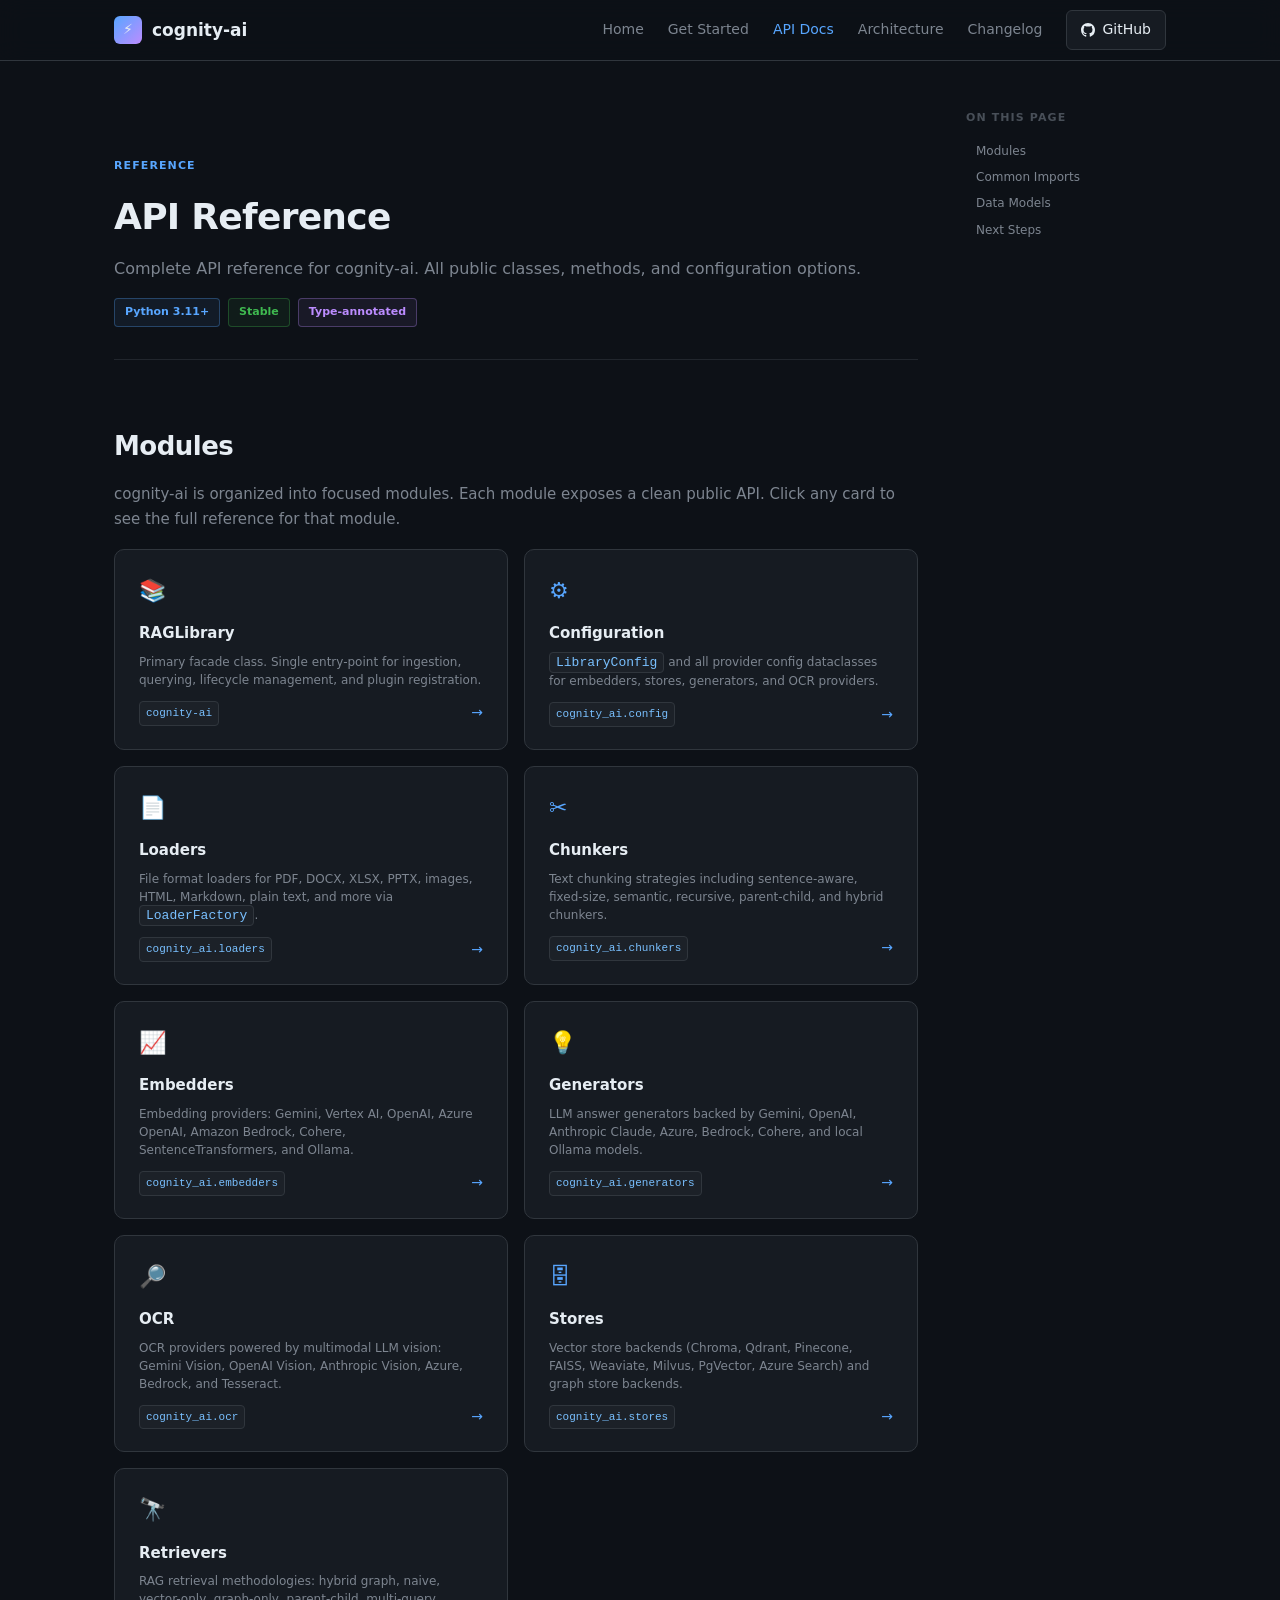
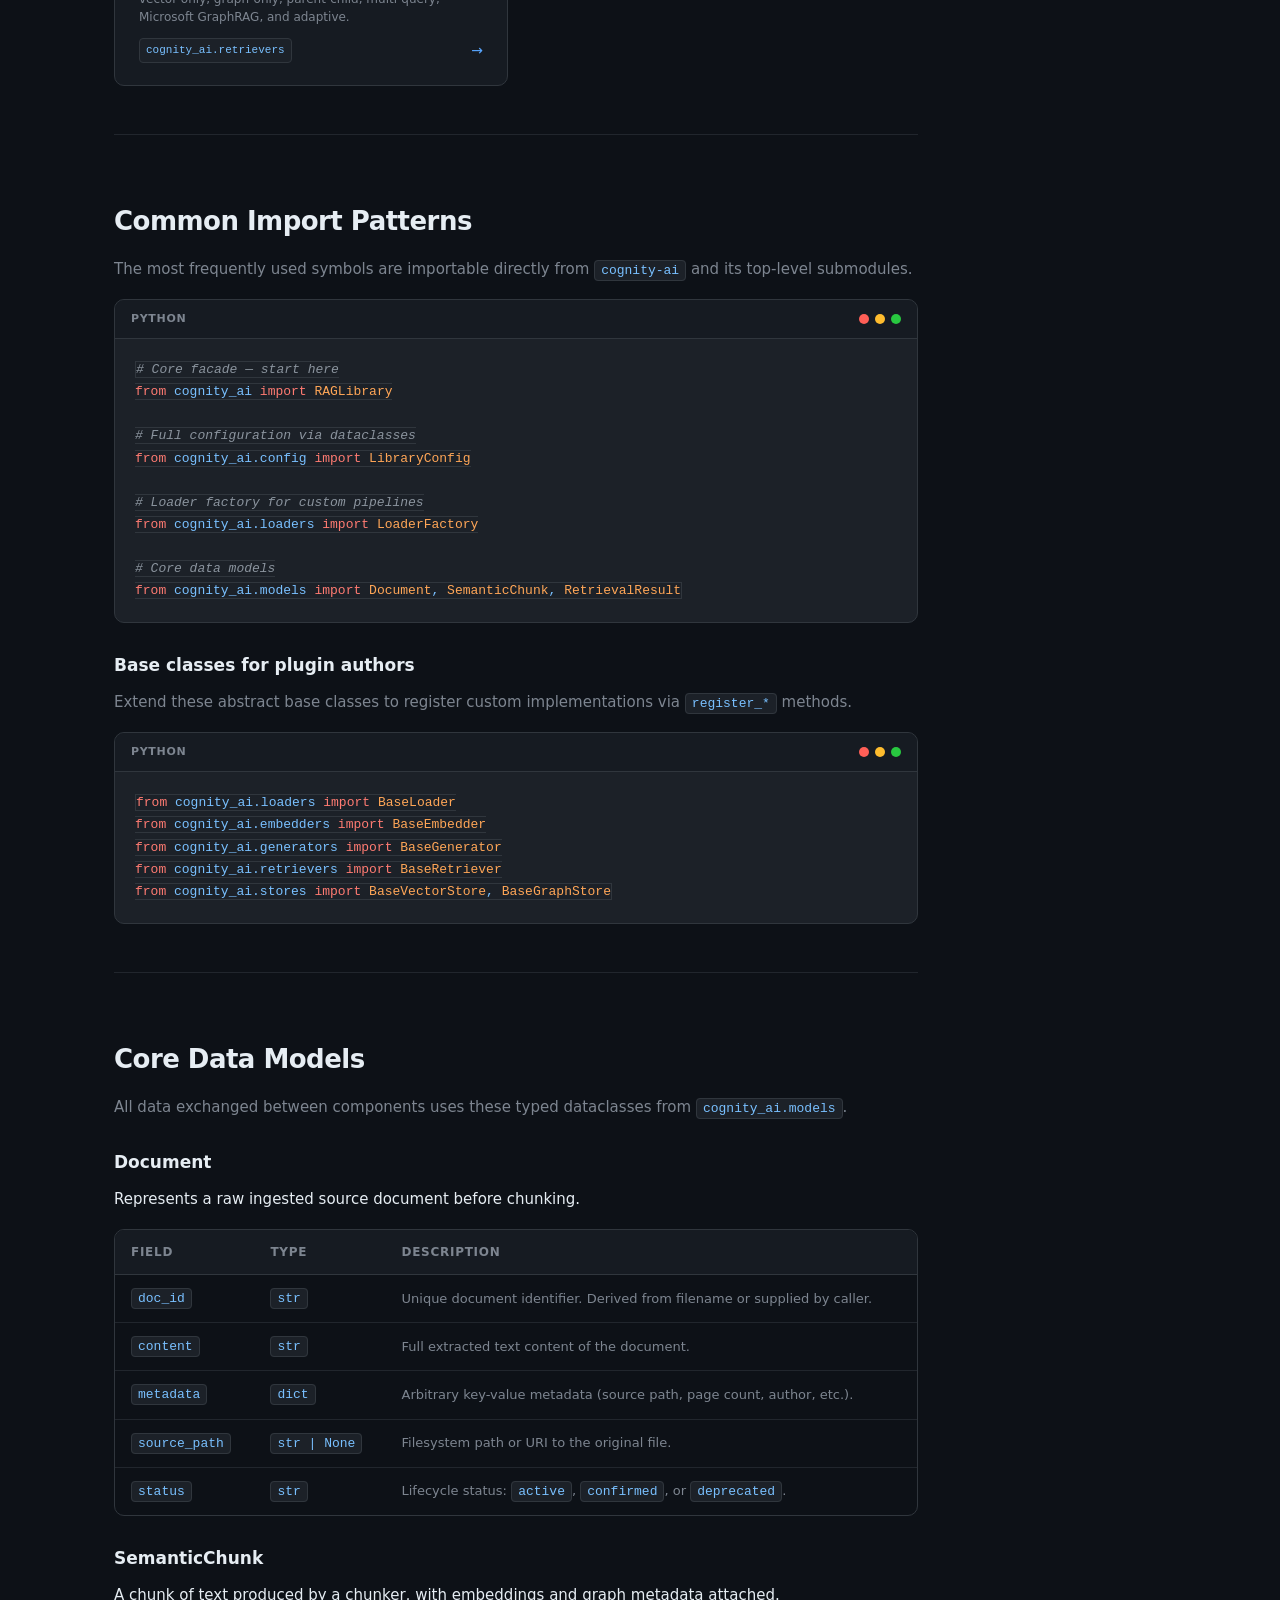
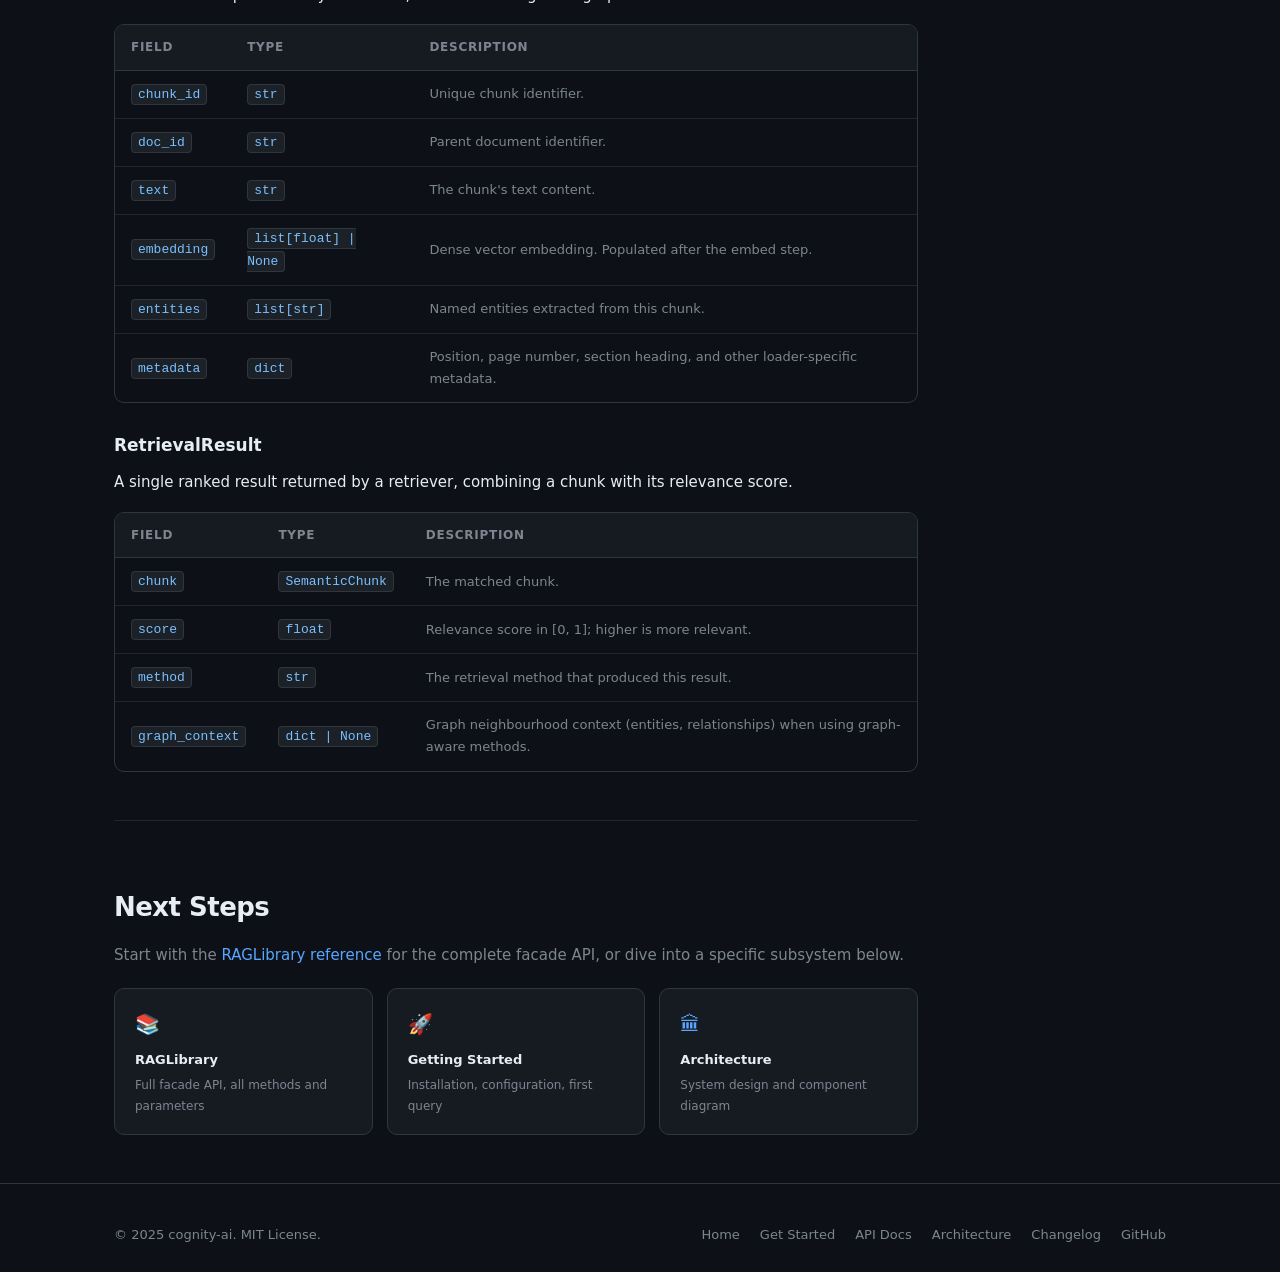
<file: docs/api/index.html>
<!DOCTYPE html>
<html lang="en">
<head>
  <meta charset="UTF-8" />
  <meta name="viewport" content="width=device-width, initial-scale=1.0" />
  <title>API Reference — cognity-ai</title>
  <style>
    *, *::before, *::after { box-sizing: border-box; margin: 0; padding: 0; }

    :root {
      --bg: #0d1117; --bg-card: #161b22; --bg-code: #1c2128;
      --border: #30363d; --border-light: #21262d;
      --text: #e6edf3; --text-muted: #7d8590; --text-dim: #484f58;
      --accent: #58a6ff; --accent-2: #bc8cff; --accent-3: #3fb950;
      --accent-4: #f78166; --accent-5: #ffa657; --accent-6: #79c0ff;
      --radius: 10px; --radius-sm: 6px;
      --font: 'Inter', system-ui, sans-serif;
      --mono: 'JetBrains Mono', 'Fira Code', monospace;
    }

    @import url('https://fonts.googleapis.com/css2?family=Inter:wght@300;400;500;600;700&family=JetBrains+Mono:wght@400;500&display=swap');

    html { scroll-behavior: smooth; }
    body { background: var(--bg); color: var(--text); font-family: var(--font); font-size: 15px; line-height: 1.7; -webkit-font-smoothing: antialiased; }
    a { color: var(--accent); text-decoration: none; }
    a:hover { text-decoration: underline; }

    .container { max-width: 1100px; margin: 0 auto; padding: 0 24px; }

    /* Nav */
    nav { position: sticky; top: 0; z-index: 100; background: rgba(13,17,23,.92); backdrop-filter: blur(12px); border-bottom: 1px solid var(--border); }
    .nav-inner { display: flex; align-items: center; justify-content: space-between; height: 60px; }
    .nav-logo { display: flex; align-items: center; gap: 10px; font-size: 17px; font-weight: 700; color: var(--text); }
    .nav-logo .logo-icon { width: 28px; height: 28px; border-radius: 6px; background: linear-gradient(135deg, #58a6ff, #bc8cff); display: flex; align-items: center; justify-content: center; font-size: 14px; }
    .nav-links { display: flex; align-items: center; gap: 24px; }
    .nav-links a { color: var(--text-muted); font-size: 14px; font-weight: 500; transition: color .2s; }
    .nav-links a:hover { color: var(--text); text-decoration: none; }
    .nav-links a.nav-active { color: var(--accent); }
    .nav-github { display: flex; align-items: center; gap: 7px; padding: 7px 14px; border-radius: var(--radius-sm); background: var(--bg-card); border: 1px solid var(--border); color: var(--text) !important; font-size: 13px; font-weight: 500; transition: border-color .2s, background .2s; }
    .nav-github:hover { border-color: var(--accent); text-decoration: none !important; }

    /* Footer */
    footer { border-top: 1px solid var(--border); padding: 40px 0; color: var(--text-muted); font-size: 13px; }
    .footer-inner { display: flex; align-items: center; justify-content: space-between; flex-wrap: wrap; gap: 16px; }
    .footer-links { display: flex; gap: 20px; }
    .footer-links a { color: var(--text-muted); }
    .footer-links a:hover { color: var(--text); text-decoration: none; }

    /* Guide Layout */
    .guide-layout { display: grid; grid-template-columns: 1fr 200px; gap: 48px; max-width: 1100px; margin: 0 auto; padding: 48px 24px; }
    .guide-content { min-width: 0; }
    .guide-toc { position: sticky; top: 80px; font-size: 12px; }
    .guide-toc-title { font-size: 11px; font-weight: 700; text-transform: uppercase; letter-spacing: .1em; color: var(--text-dim); margin-bottom: 10px; }
    .guide-toc a { display: block; padding: 3px 0; color: var(--text-muted); font-size: 12px; border-left: 2px solid transparent; padding-left: 8px; }
    .guide-toc a:hover { color: var(--accent); text-decoration: none; }
    .guide-toc a.active { color: var(--accent); border-left-color: var(--accent); }
    @media (max-width: 900px) { .guide-layout { grid-template-columns: 1fr; } .guide-toc { display: none; } }

    /* Typography */
    .section-label { font-size: 11px; font-weight: 700; text-transform: uppercase; letter-spacing: .1em; color: var(--accent); margin-bottom: 10px; }
    h2 { font-size: 26px; font-weight: 700; letter-spacing: -.02em; margin-bottom: 14px; margin-top: 56px; padding-top: 16px; }
    h2:first-of-type { margin-top: 0; }
    h3 { font-size: 17px; font-weight: 600; margin-bottom: 10px; margin-top: 28px; }
    p { margin-bottom: 16px; color: var(--text); }

    /* Code blocks */
    .code-block { background: var(--bg-code); border: 1px solid var(--border); border-radius: var(--radius); overflow: hidden; margin-bottom: 24px; }
    .code-header { display: flex; align-items: center; justify-content: space-between; padding: 10px 16px; border-bottom: 1px solid var(--border); background: var(--bg-card); }
    .code-lang { font-size: 11px; font-weight: 600; color: var(--text-muted); text-transform: uppercase; letter-spacing: .06em; }
    .code-dots { display: flex; gap: 6px; }
    .code-dots span { width: 10px; height: 10px; border-radius: 50%; }
    .code-dots .dot-r { background: #ff5f57; }
    .code-dots .dot-y { background: #febc2e; }
    .code-dots .dot-g { background: #28c840; }
    pre { padding: 20px; overflow-x: auto; font-family: var(--mono); font-size: 13px; line-height: 1.7; tab-size: 2; }
    pre code { background: none; padding: 0; border-radius: 0; font-size: inherit; }
    code { font-family: var(--mono); font-size: 13px; background: var(--bg-code); border: 1px solid var(--border); padding: 2px 6px; border-radius: 4px; color: var(--accent-6); }

    /* Syntax */
    .kw  { color: #ff7b72; }
    .st  { color: #a5d6ff; }
    .cm  { color: #8b949e; font-style: italic; }
    .fn  { color: #d2a8ff; }
    .cl  { color: #ffa657; }
    .nm  { color: #79c0ff; }
    .nb  { color: #3fb950; }

    /* Badge */
    .badge { display: inline-flex; align-items: center; gap: 5px; padding: 4px 10px; border-radius: 4px; font-size: 11px; font-weight: 600; border: 1px solid; }
    .badge-blue   { color: #58a6ff; border-color: rgba(88,166,255,.3); background: rgba(88,166,255,.07); }
    .badge-green  { color: #3fb950; border-color: rgba(63,185,80,.3);  background: rgba(63,185,80,.07); }
    .badge-purple { color: #bc8cff; border-color: rgba(188,140,255,.3);background: rgba(188,140,255,.07); }
    .badge-orange { color: #ffa657; border-color: rgba(255,166,87,.3); background: rgba(255,166,87,.07); }

    /* Divider */
    .section-divider { border: none; border-top: 1px solid var(--border-light); margin: 48px 0; }

    /* API Card Grid */
    .api-grid { display: grid; grid-template-columns: repeat(auto-fill, minmax(280px, 1fr)); gap: 16px; margin-bottom: 32px; }
    .api-card { display: block; background: var(--bg-card); border: 1px solid var(--border); border-radius: var(--radius); padding: 22px 24px; transition: border-color .2s, transform .2s; text-decoration: none; }
    .api-card:hover { border-color: var(--accent); transform: translateY(-2px); text-decoration: none; }
    .api-card-icon { font-size: 22px; margin-bottom: 12px; }
    .api-card-name { font-size: 15px; font-weight: 700; color: var(--text); margin-bottom: 6px; }
    .api-card-desc { font-size: 12px; color: var(--text-muted); line-height: 1.5; margin-bottom: 12px; }
    .api-card-footer { display: flex; align-items: center; justify-content: space-between; font-size: 12px; color: var(--text-dim); }
    .api-card-arrow { color: var(--accent); font-size: 14px; }

    :target { scroll-margin-top: 80px; }
    ::-webkit-scrollbar { width: 6px; height: 6px; }
    ::-webkit-scrollbar-track { background: var(--bg); }
    ::-webkit-scrollbar-thumb { background: var(--border); border-radius: 3px; }
    ::-webkit-scrollbar-thumb:hover { background: var(--text-dim); }
    @media (max-width: 768px) { .nav-links { display: none; } }
  </style>
</head>
<body>

<!-- NAV -->
<nav>
  <div class="container nav-inner">
    <a href="../index.html" class="nav-logo" style="text-decoration:none">
      <div class="logo-icon">&#9889;</div>
      cognity-ai
    </a>
    <div class="nav-links">
      <a href="../index.html">Home</a>
      <a href="../getting-started.html">Get Started</a>
      <a href="index.html" class="nav-active">API Docs</a>
      <a href="../architecture.html">Architecture</a>
      <a href="../changelog.html">Changelog</a>
      <a href="https://github.com/joshi-aayush/graph-rag" class="nav-github">
        <svg width="14" height="14" viewBox="0 0 16 16" fill="currentColor">
          <path d="M8 0C3.58 0 0 3.58 0 8c0 3.54 2.29 6.53 5.47 7.59.4.07.55-.17.55-.38 0-.19-.01-.82-.01-1.49-2.01.37-2.53-.49-2.69-.94-.09-.23-.48-.94-.82-1.13-.28-.15-.68-.52-.01-.53.63-.01 1.08.58 1.23.82.72 1.21 1.87.87 2.33.66.07-.52.28-.87.51-1.07-1.78-.2-3.64-.89-3.64-3.95 0-.87.31-1.59.82-2.15-.08-.2-.36-1.02.08-2.12 0 0 .67-.21 2.2.82.64-.18 1.32-.27 2-.27.68 0 1.36.09 2 .27 1.53-1.04 2.2-.82 2.2-.82.44 1.1.16 1.92.08 2.12.51.56.82 1.27.82 2.15 0 3.07-1.87 3.75-3.65 3.95.29.25.54.73.54 1.48 0 1.07-.01 1.93-.01 2.2 0 .21.15.46.55.38A8.013 8.013 0 0016 8c0-4.42-3.58-8-8-8z"/>
        </svg>
        GitHub
      </a>
    </div>
  </div>
</nav>

<!-- CONTENT -->
<div class="guide-layout">

  <!-- Main Content -->
  <main class="guide-content">

    <!-- Page Header -->
    <div style="padding: 48px 0 32px; border-bottom: 1px solid var(--border-light); margin-bottom: 48px;">
      <div class="section-label">Reference</div>
      <h1 style="font-size:36px;font-weight:800;letter-spacing:-.02em;margin-bottom:8px;">API Reference</h1>
      <p style="color:var(--text-muted);font-size:16px;">Complete API reference for cognity-ai. All public classes, methods, and configuration options.</p>
      <div style="display:flex;gap:8px;flex-wrap:wrap;margin-top:16px;">
        <span class="badge badge-blue">Python 3.11+</span>
        <span class="badge badge-green">Stable</span>
        <span class="badge badge-purple">Type-annotated</span>
      </div>
    </div>

    <!-- Module Overview -->
    <section id="modules">
      <h2>Modules</h2>
      <p style="color:var(--text-muted);">cognity-ai is organized into focused modules. Each module exposes a clean public API. Click any card to see the full reference for that module.</p>

      <div class="api-grid">

        <a class="api-card" href="rag-library.html">
          <div class="api-card-icon">&#128218;</div>
          <div class="api-card-name">RAGLibrary</div>
          <div class="api-card-desc">Primary facade class. Single entry-point for ingestion, querying, lifecycle management, and plugin registration.</div>
          <div class="api-card-footer">
            <code style="font-size:11px;">cognity-ai</code>
            <span class="api-card-arrow">&#8594;</span>
          </div>
        </a>

        <a class="api-card" href="config.html">
          <div class="api-card-icon">&#9881;</div>
          <div class="api-card-name">Configuration</div>
          <div class="api-card-desc"><code>LibraryConfig</code> and all provider config dataclasses for embedders, stores, generators, and OCR providers.</div>
          <div class="api-card-footer">
            <code style="font-size:11px;">cognity_ai.config</code>
            <span class="api-card-arrow">&#8594;</span>
          </div>
        </a>

        <a class="api-card" href="loaders.html">
          <div class="api-card-icon">&#128196;</div>
          <div class="api-card-name">Loaders</div>
          <div class="api-card-desc">File format loaders for PDF, DOCX, XLSX, PPTX, images, HTML, Markdown, plain text, and more via <code>LoaderFactory</code>.</div>
          <div class="api-card-footer">
            <code style="font-size:11px;">cognity_ai.loaders</code>
            <span class="api-card-arrow">&#8594;</span>
          </div>
        </a>

        <a class="api-card" href="chunkers.html">
          <div class="api-card-icon">&#9986;</div>
          <div class="api-card-name">Chunkers</div>
          <div class="api-card-desc">Text chunking strategies including sentence-aware, fixed-size, semantic, recursive, parent-child, and hybrid chunkers.</div>
          <div class="api-card-footer">
            <code style="font-size:11px;">cognity_ai.chunkers</code>
            <span class="api-card-arrow">&#8594;</span>
          </div>
        </a>

        <a class="api-card" href="embedders.html">
          <div class="api-card-icon">&#128200;</div>
          <div class="api-card-name">Embedders</div>
          <div class="api-card-desc">Embedding providers: Gemini, Vertex AI, OpenAI, Azure OpenAI, Amazon Bedrock, Cohere, SentenceTransformers, and Ollama.</div>
          <div class="api-card-footer">
            <code style="font-size:11px;">cognity_ai.embedders</code>
            <span class="api-card-arrow">&#8594;</span>
          </div>
        </a>

        <a class="api-card" href="generators.html">
          <div class="api-card-icon">&#128161;</div>
          <div class="api-card-name">Generators</div>
          <div class="api-card-desc">LLM answer generators backed by Gemini, OpenAI, Anthropic Claude, Azure, Bedrock, Cohere, and local Ollama models.</div>
          <div class="api-card-footer">
            <code style="font-size:11px;">cognity_ai.generators</code>
            <span class="api-card-arrow">&#8594;</span>
          </div>
        </a>

        <a class="api-card" href="ocr.html">
          <div class="api-card-icon">&#128270;</div>
          <div class="api-card-name">OCR</div>
          <div class="api-card-desc">OCR providers powered by multimodal LLM vision: Gemini Vision, OpenAI Vision, Anthropic Vision, Azure, Bedrock, and Tesseract.</div>
          <div class="api-card-footer">
            <code style="font-size:11px;">cognity_ai.ocr</code>
            <span class="api-card-arrow">&#8594;</span>
          </div>
        </a>

        <a class="api-card" href="stores.html">
          <div class="api-card-icon">&#128452;</div>
          <div class="api-card-name">Stores</div>
          <div class="api-card-desc">Vector store backends (Chroma, Qdrant, Pinecone, FAISS, Weaviate, Milvus, PgVector, Azure Search) and graph store backends.</div>
          <div class="api-card-footer">
            <code style="font-size:11px;">cognity_ai.stores</code>
            <span class="api-card-arrow">&#8594;</span>
          </div>
        </a>

        <a class="api-card" href="retrievers.html">
          <div class="api-card-icon">&#128301;</div>
          <div class="api-card-name">Retrievers</div>
          <div class="api-card-desc">RAG retrieval methodologies: hybrid graph, naive, vector-only, graph-only, parent-child, multi-query, Microsoft GraphRAG, and adaptive.</div>
          <div class="api-card-footer">
            <code style="font-size:11px;">cognity_ai.retrievers</code>
            <span class="api-card-arrow">&#8594;</span>
          </div>
        </a>

      </div>
    </section>

    <hr class="section-divider" />

    <!-- Quick Imports -->
    <section id="quick-imports">
      <h2>Common Import Patterns</h2>
      <p style="color:var(--text-muted);">The most frequently used symbols are importable directly from <code>cognity-ai</code> and its top-level submodules.</p>

      <div class="code-block">
        <div class="code-header">
          <span class="code-lang">python</span>
          <div class="code-dots"><span class="dot-r"></span><span class="dot-y"></span><span class="dot-g"></span></div>
        </div>
        <pre><code><span class="cm"># Core facade — start here</span>
<span class="kw">from</span> cognity_ai <span class="kw">import</span> <span class="cl">RAGLibrary</span>

<span class="cm"># Full configuration via dataclasses</span>
<span class="kw">from</span> cognity_ai.config <span class="kw">import</span> <span class="cl">LibraryConfig</span>

<span class="cm"># Loader factory for custom pipelines</span>
<span class="kw">from</span> cognity_ai.loaders <span class="kw">import</span> <span class="cl">LoaderFactory</span>

<span class="cm"># Core data models</span>
<span class="kw">from</span> cognity_ai.models <span class="kw">import</span> <span class="cl">Document</span>, <span class="cl">SemanticChunk</span>, <span class="cl">RetrievalResult</span></code></pre>
      </div>

      <h3>Base classes for plugin authors</h3>
      <p style="color:var(--text-muted);">Extend these abstract base classes to register custom implementations via <a href="rag-library.html#plugin-registration"><code>register_*</code></a> methods.</p>

      <div class="code-block">
        <div class="code-header">
          <span class="code-lang">python</span>
          <div class="code-dots"><span class="dot-r"></span><span class="dot-y"></span><span class="dot-g"></span></div>
        </div>
        <pre><code><span class="kw">from</span> cognity_ai.loaders <span class="kw">import</span> <span class="cl">BaseLoader</span>
<span class="kw">from</span> cognity_ai.embedders <span class="kw">import</span> <span class="cl">BaseEmbedder</span>
<span class="kw">from</span> cognity_ai.generators <span class="kw">import</span> <span class="cl">BaseGenerator</span>
<span class="kw">from</span> cognity_ai.retrievers <span class="kw">import</span> <span class="cl">BaseRetriever</span>
<span class="kw">from</span> cognity_ai.stores <span class="kw">import</span> <span class="cl">BaseVectorStore</span>, <span class="cl">BaseGraphStore</span></code></pre>
      </div>
    </section>

    <hr class="section-divider" />

    <!-- Data Models -->
    <section id="data-models">
      <h2>Core Data Models</h2>
      <p style="color:var(--text-muted);">All data exchanged between components uses these typed dataclasses from <code>cognity_ai.models</code>.</p>

      <h3>Document</h3>
      <p>Represents a raw ingested source document before chunking.</p>
      <div style="overflow-x:auto;border-radius:var(--radius);border:1px solid var(--border);margin-bottom:24px;">
        <table style="width:100%;border-collapse:collapse;">
          <thead style="background:var(--bg-card);">
            <tr>
              <th style="padding:12px 16px;text-align:left;font-size:12px;font-weight:600;text-transform:uppercase;letter-spacing:.06em;color:var(--text-muted);border-bottom:1px solid var(--border);">Field</th>
              <th style="padding:12px 16px;text-align:left;font-size:12px;font-weight:600;text-transform:uppercase;letter-spacing:.06em;color:var(--text-muted);border-bottom:1px solid var(--border);">Type</th>
              <th style="padding:12px 16px;text-align:left;font-size:12px;font-weight:600;text-transform:uppercase;letter-spacing:.06em;color:var(--text-muted);border-bottom:1px solid var(--border);">Description</th>
            </tr>
          </thead>
          <tbody>
            <tr><td style="padding:12px 16px;font-size:13px;border-bottom:1px solid var(--border-light);"><code>doc_id</code></td><td style="padding:12px 16px;font-size:13px;border-bottom:1px solid var(--border-light);"><code>str</code></td><td style="padding:12px 16px;font-size:13px;border-bottom:1px solid var(--border-light);color:var(--text-muted);">Unique document identifier. Derived from filename or supplied by caller.</td></tr>
            <tr><td style="padding:12px 16px;font-size:13px;border-bottom:1px solid var(--border-light);"><code>content</code></td><td style="padding:12px 16px;font-size:13px;border-bottom:1px solid var(--border-light);"><code>str</code></td><td style="padding:12px 16px;font-size:13px;border-bottom:1px solid var(--border-light);color:var(--text-muted);">Full extracted text content of the document.</td></tr>
            <tr><td style="padding:12px 16px;font-size:13px;border-bottom:1px solid var(--border-light);"><code>metadata</code></td><td style="padding:12px 16px;font-size:13px;border-bottom:1px solid var(--border-light);"><code>dict</code></td><td style="padding:12px 16px;font-size:13px;border-bottom:1px solid var(--border-light);color:var(--text-muted);">Arbitrary key-value metadata (source path, page count, author, etc.).</td></tr>
            <tr><td style="padding:12px 16px;font-size:13px;border-bottom:1px solid var(--border-light);"><code>source_path</code></td><td style="padding:12px 16px;font-size:13px;border-bottom:1px solid var(--border-light);"><code>str | None</code></td><td style="padding:12px 16px;font-size:13px;border-bottom:1px solid var(--border-light);color:var(--text-muted);">Filesystem path or URI to the original file.</td></tr>
            <tr><td style="padding:12px 16px;font-size:13px;"><code>status</code></td><td style="padding:12px 16px;font-size:13px;"><code>str</code></td><td style="padding:12px 16px;font-size:13px;color:var(--text-muted);">Lifecycle status: <code>active</code>, <code>confirmed</code>, or <code>deprecated</code>.</td></tr>
          </tbody>
        </table>
      </div>

      <h3>SemanticChunk</h3>
      <p>A chunk of text produced by a chunker, with embeddings and graph metadata attached.</p>
      <div style="overflow-x:auto;border-radius:var(--radius);border:1px solid var(--border);margin-bottom:24px;">
        <table style="width:100%;border-collapse:collapse;">
          <thead style="background:var(--bg-card);">
            <tr>
              <th style="padding:12px 16px;text-align:left;font-size:12px;font-weight:600;text-transform:uppercase;letter-spacing:.06em;color:var(--text-muted);border-bottom:1px solid var(--border);">Field</th>
              <th style="padding:12px 16px;text-align:left;font-size:12px;font-weight:600;text-transform:uppercase;letter-spacing:.06em;color:var(--text-muted);border-bottom:1px solid var(--border);">Type</th>
              <th style="padding:12px 16px;text-align:left;font-size:12px;font-weight:600;text-transform:uppercase;letter-spacing:.06em;color:var(--text-muted);border-bottom:1px solid var(--border);">Description</th>
            </tr>
          </thead>
          <tbody>
            <tr><td style="padding:12px 16px;font-size:13px;border-bottom:1px solid var(--border-light);"><code>chunk_id</code></td><td style="padding:12px 16px;font-size:13px;border-bottom:1px solid var(--border-light);"><code>str</code></td><td style="padding:12px 16px;font-size:13px;border-bottom:1px solid var(--border-light);color:var(--text-muted);">Unique chunk identifier.</td></tr>
            <tr><td style="padding:12px 16px;font-size:13px;border-bottom:1px solid var(--border-light);"><code>doc_id</code></td><td style="padding:12px 16px;font-size:13px;border-bottom:1px solid var(--border-light);"><code>str</code></td><td style="padding:12px 16px;font-size:13px;border-bottom:1px solid var(--border-light);color:var(--text-muted);">Parent document identifier.</td></tr>
            <tr><td style="padding:12px 16px;font-size:13px;border-bottom:1px solid var(--border-light);"><code>text</code></td><td style="padding:12px 16px;font-size:13px;border-bottom:1px solid var(--border-light);"><code>str</code></td><td style="padding:12px 16px;font-size:13px;border-bottom:1px solid var(--border-light);color:var(--text-muted);">The chunk's text content.</td></tr>
            <tr><td style="padding:12px 16px;font-size:13px;border-bottom:1px solid var(--border-light);"><code>embedding</code></td><td style="padding:12px 16px;font-size:13px;border-bottom:1px solid var(--border-light);"><code>list[float] | None</code></td><td style="padding:12px 16px;font-size:13px;border-bottom:1px solid var(--border-light);color:var(--text-muted);">Dense vector embedding. Populated after the embed step.</td></tr>
            <tr><td style="padding:12px 16px;font-size:13px;border-bottom:1px solid var(--border-light);"><code>entities</code></td><td style="padding:12px 16px;font-size:13px;border-bottom:1px solid var(--border-light);"><code>list[str]</code></td><td style="padding:12px 16px;font-size:13px;border-bottom:1px solid var(--border-light);color:var(--text-muted);">Named entities extracted from this chunk.</td></tr>
            <tr><td style="padding:12px 16px;font-size:13px;"><code>metadata</code></td><td style="padding:12px 16px;font-size:13px;"><code>dict</code></td><td style="padding:12px 16px;font-size:13px;color:var(--text-muted);">Position, page number, section heading, and other loader-specific metadata.</td></tr>
          </tbody>
        </table>
      </div>

      <h3>RetrievalResult</h3>
      <p>A single ranked result returned by a retriever, combining a chunk with its relevance score.</p>
      <div style="overflow-x:auto;border-radius:var(--radius);border:1px solid var(--border);margin-bottom:24px;">
        <table style="width:100%;border-collapse:collapse;">
          <thead style="background:var(--bg-card);">
            <tr>
              <th style="padding:12px 16px;text-align:left;font-size:12px;font-weight:600;text-transform:uppercase;letter-spacing:.06em;color:var(--text-muted);border-bottom:1px solid var(--border);">Field</th>
              <th style="padding:12px 16px;text-align:left;font-size:12px;font-weight:600;text-transform:uppercase;letter-spacing:.06em;color:var(--text-muted);border-bottom:1px solid var(--border);">Type</th>
              <th style="padding:12px 16px;text-align:left;font-size:12px;font-weight:600;text-transform:uppercase;letter-spacing:.06em;color:var(--text-muted);border-bottom:1px solid var(--border);">Description</th>
            </tr>
          </thead>
          <tbody>
            <tr><td style="padding:12px 16px;font-size:13px;border-bottom:1px solid var(--border-light);"><code>chunk</code></td><td style="padding:12px 16px;font-size:13px;border-bottom:1px solid var(--border-light);"><code>SemanticChunk</code></td><td style="padding:12px 16px;font-size:13px;border-bottom:1px solid var(--border-light);color:var(--text-muted);">The matched chunk.</td></tr>
            <tr><td style="padding:12px 16px;font-size:13px;border-bottom:1px solid var(--border-light);"><code>score</code></td><td style="padding:12px 16px;font-size:13px;border-bottom:1px solid var(--border-light);"><code>float</code></td><td style="padding:12px 16px;font-size:13px;border-bottom:1px solid var(--border-light);color:var(--text-muted);">Relevance score in [0, 1]; higher is more relevant.</td></tr>
            <tr><td style="padding:12px 16px;font-size:13px;border-bottom:1px solid var(--border-light);"><code>method</code></td><td style="padding:12px 16px;font-size:13px;border-bottom:1px solid var(--border-light);"><code>str</code></td><td style="padding:12px 16px;font-size:13px;border-bottom:1px solid var(--border-light);color:var(--text-muted);">The retrieval method that produced this result.</td></tr>
            <tr><td style="padding:12px 16px;font-size:13px;"><code>graph_context</code></td><td style="padding:12px 16px;font-size:13px;"><code>dict | None</code></td><td style="padding:12px 16px;font-size:13px;color:var(--text-muted);">Graph neighbourhood context (entities, relationships) when using graph-aware methods.</td></tr>
          </tbody>
        </table>
      </div>
    </section>

    <hr class="section-divider" />

    <!-- Next Steps -->
    <section id="next-steps">
      <h2>Next Steps</h2>
      <p style="color:var(--text-muted);">Start with the <a href="rag-library.html">RAGLibrary reference</a> for the complete facade API, or dive into a specific subsystem below.</p>
      <div style="display:grid;grid-template-columns:repeat(auto-fit,minmax(200px,1fr));gap:14px;margin-top:20px;">
        <a href="rag-library.html" style="display:block;background:var(--bg-card);border:1px solid var(--border);border-radius:var(--radius);padding:18px 20px;transition:border-color .2s,transform .2s;text-decoration:none;" onmouseover="this.style.borderColor='var(--accent)';this.style.transform='translateY(-2px)'" onmouseout="this.style.borderColor='var(--border)';this.style.transform='translateY(0)'">
          <div style="font-size:20px;margin-bottom:8px;">&#128218;</div>
          <div style="font-size:13px;font-weight:600;color:var(--text);margin-bottom:4px;">RAGLibrary</div>
          <div style="font-size:12px;color:var(--text-muted);">Full facade API, all methods and parameters</div>
        </a>
        <a href="../getting-started.html" style="display:block;background:var(--bg-card);border:1px solid var(--border);border-radius:var(--radius);padding:18px 20px;transition:border-color .2s,transform .2s;text-decoration:none;" onmouseover="this.style.borderColor='var(--accent)';this.style.transform='translateY(-2px)'" onmouseout="this.style.borderColor='var(--border)';this.style.transform='translateY(0)'">
          <div style="font-size:20px;margin-bottom:8px;">&#128640;</div>
          <div style="font-size:13px;font-weight:600;color:var(--text);margin-bottom:4px;">Getting Started</div>
          <div style="font-size:12px;color:var(--text-muted);">Installation, configuration, first query</div>
        </a>
        <a href="../architecture.html" style="display:block;background:var(--bg-card);border:1px solid var(--border);border-radius:var(--radius);padding:18px 20px;transition:border-color .2s,transform .2s;text-decoration:none;" onmouseover="this.style.borderColor='var(--accent)';this.style.transform='translateY(-2px)'" onmouseout="this.style.borderColor='var(--border)';this.style.transform='translateY(0)'">
          <div style="font-size:20px;margin-bottom:8px;">&#127963;</div>
          <div style="font-size:13px;font-weight:600;color:var(--text);margin-bottom:4px;">Architecture</div>
          <div style="font-size:12px;color:var(--text-muted);">System design and component diagram</div>
        </a>
      </div>
    </section>

  </main>

  <!-- TOC Sidebar -->
  <aside class="guide-toc">
    <div class="guide-toc-title">On This Page</div>
    <a href="#modules">Modules</a>
    <a href="#quick-imports">Common Imports</a>
    <a href="#data-models">Data Models</a>
    <a href="#next-steps">Next Steps</a>
  </aside>

</div><!-- end guide-layout -->

<!-- FOOTER -->
<footer>
  <div class="container footer-inner">
    <span>&#169; 2025 cognity-ai. MIT License.</span>
    <div class="footer-links">
      <a href="../index.html">Home</a>
      <a href="../getting-started.html">Get Started</a>
      <a href="index.html">API Docs</a>
      <a href="../architecture.html">Architecture</a>
      <a href="../changelog.html">Changelog</a>
      <a href="https://github.com/joshi-aayush/graph-rag">GitHub</a>
    </div>
  </div>
</footer>

<script>
  // Highlight active TOC item on scroll
  const tocLinks = document.querySelectorAll('.guide-toc a');
  const sections = document.querySelectorAll('section[id]');
  function onScroll() {
    let current = '';
    sections.forEach(s => {
      if (window.scrollY >= s.offsetTop - 100) current = s.id;
    });
    tocLinks.forEach(a => {
      a.classList.toggle('active', a.getAttribute('href') === '#' + current);
    });
  }
  window.addEventListener('scroll', onScroll, { passive: true });
  onScroll();
</script>
</body>
</html>
</file>
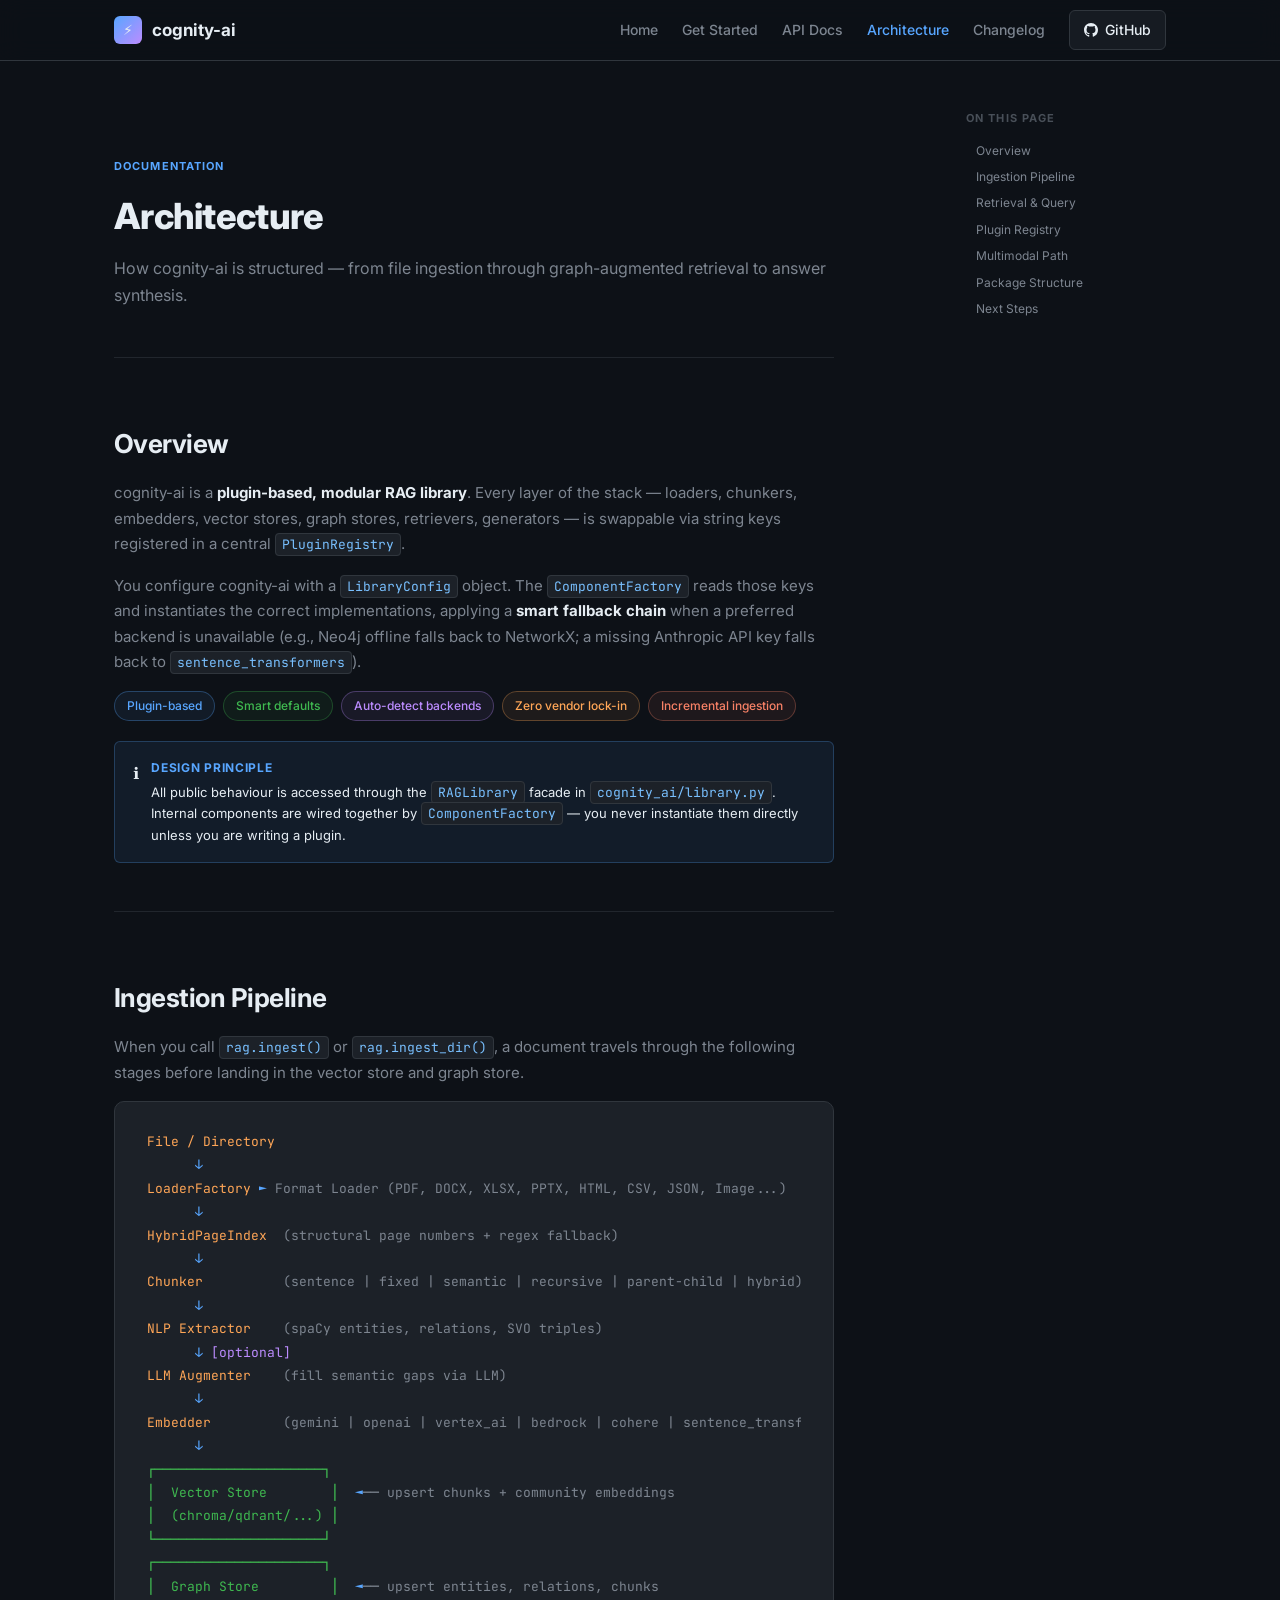
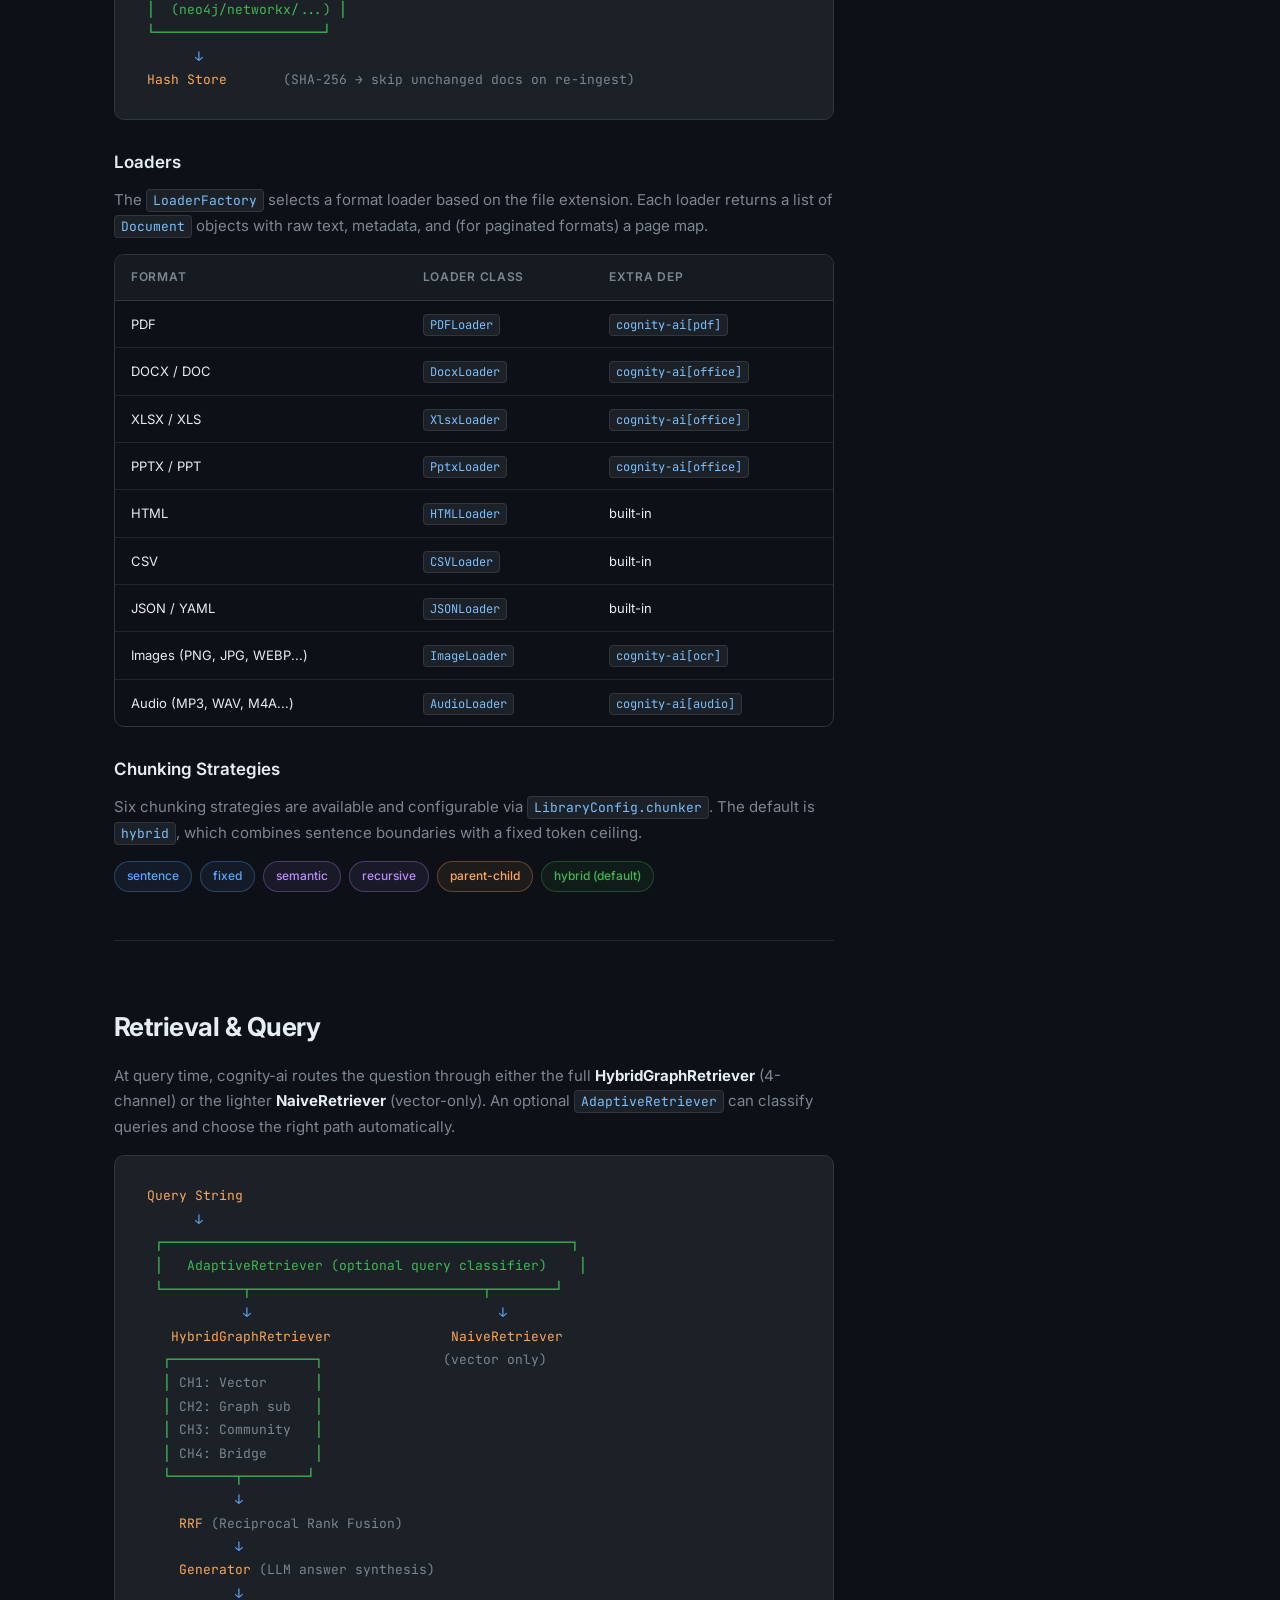
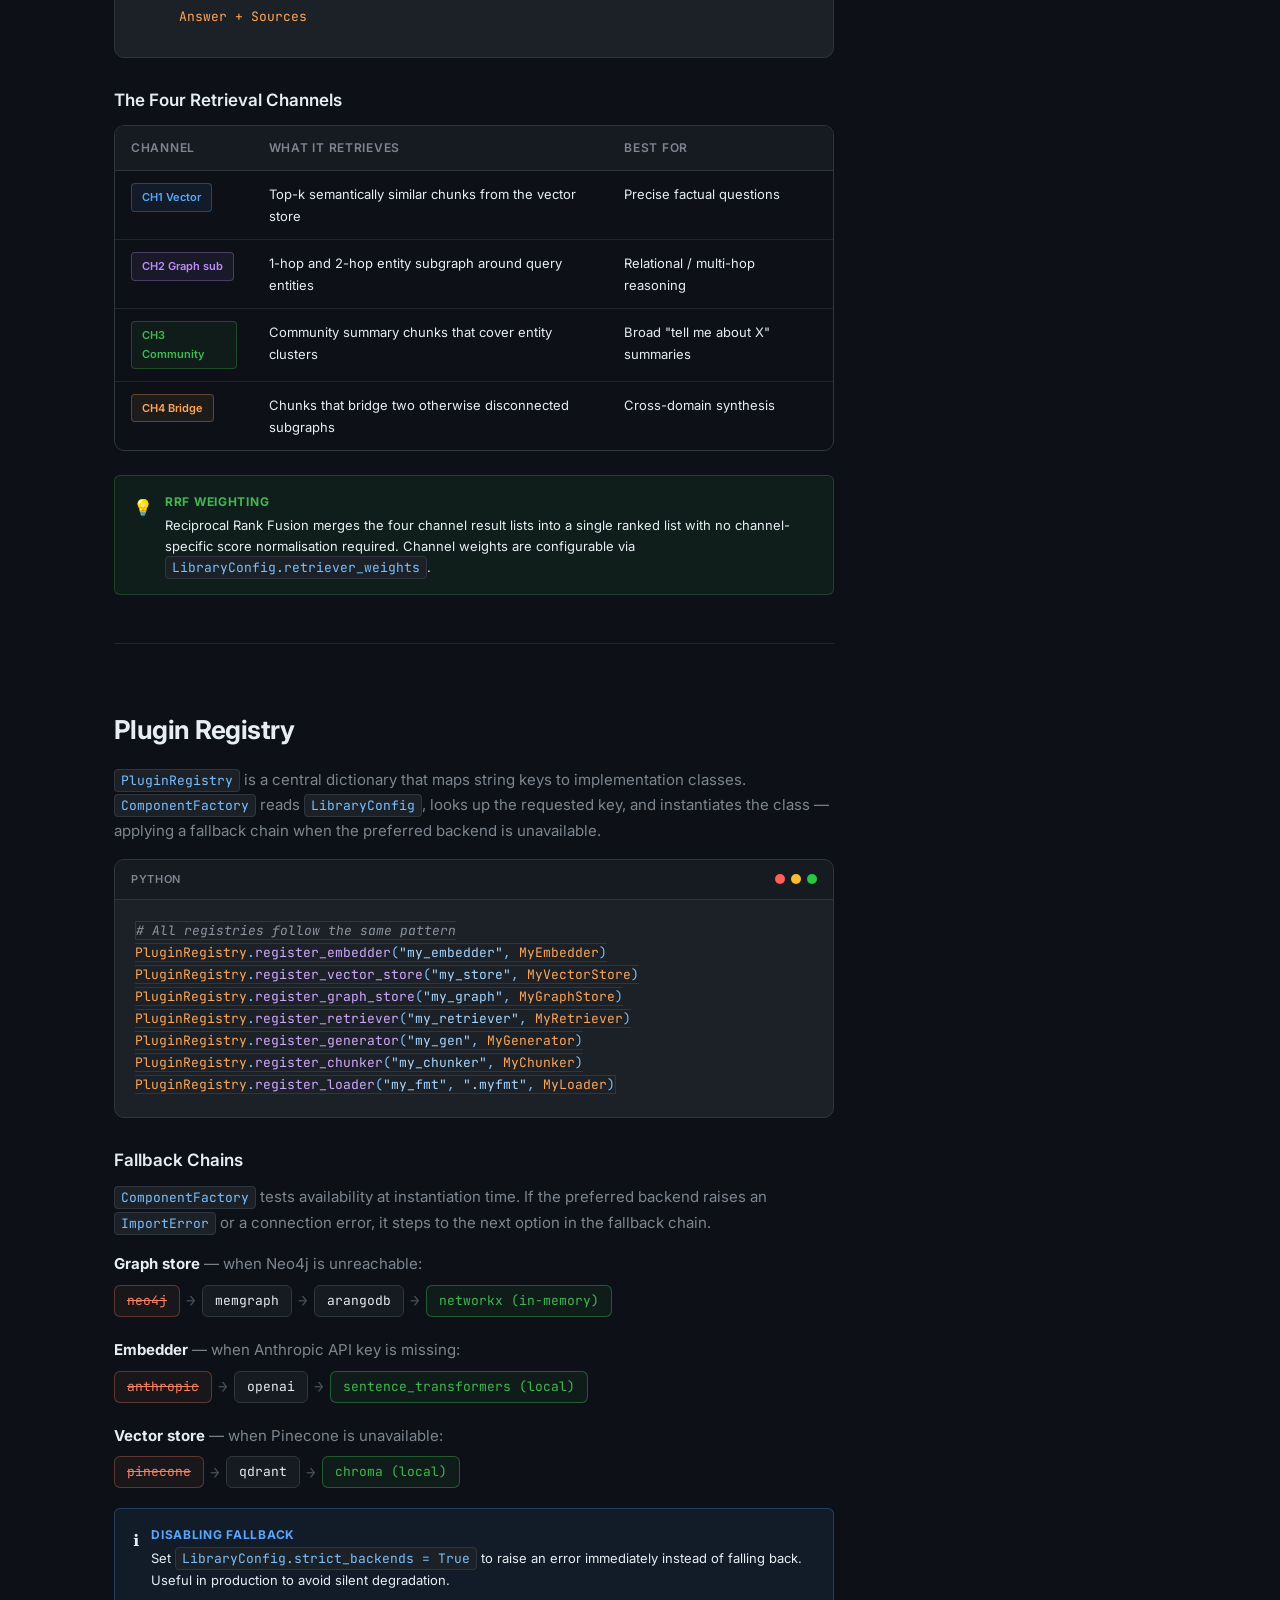
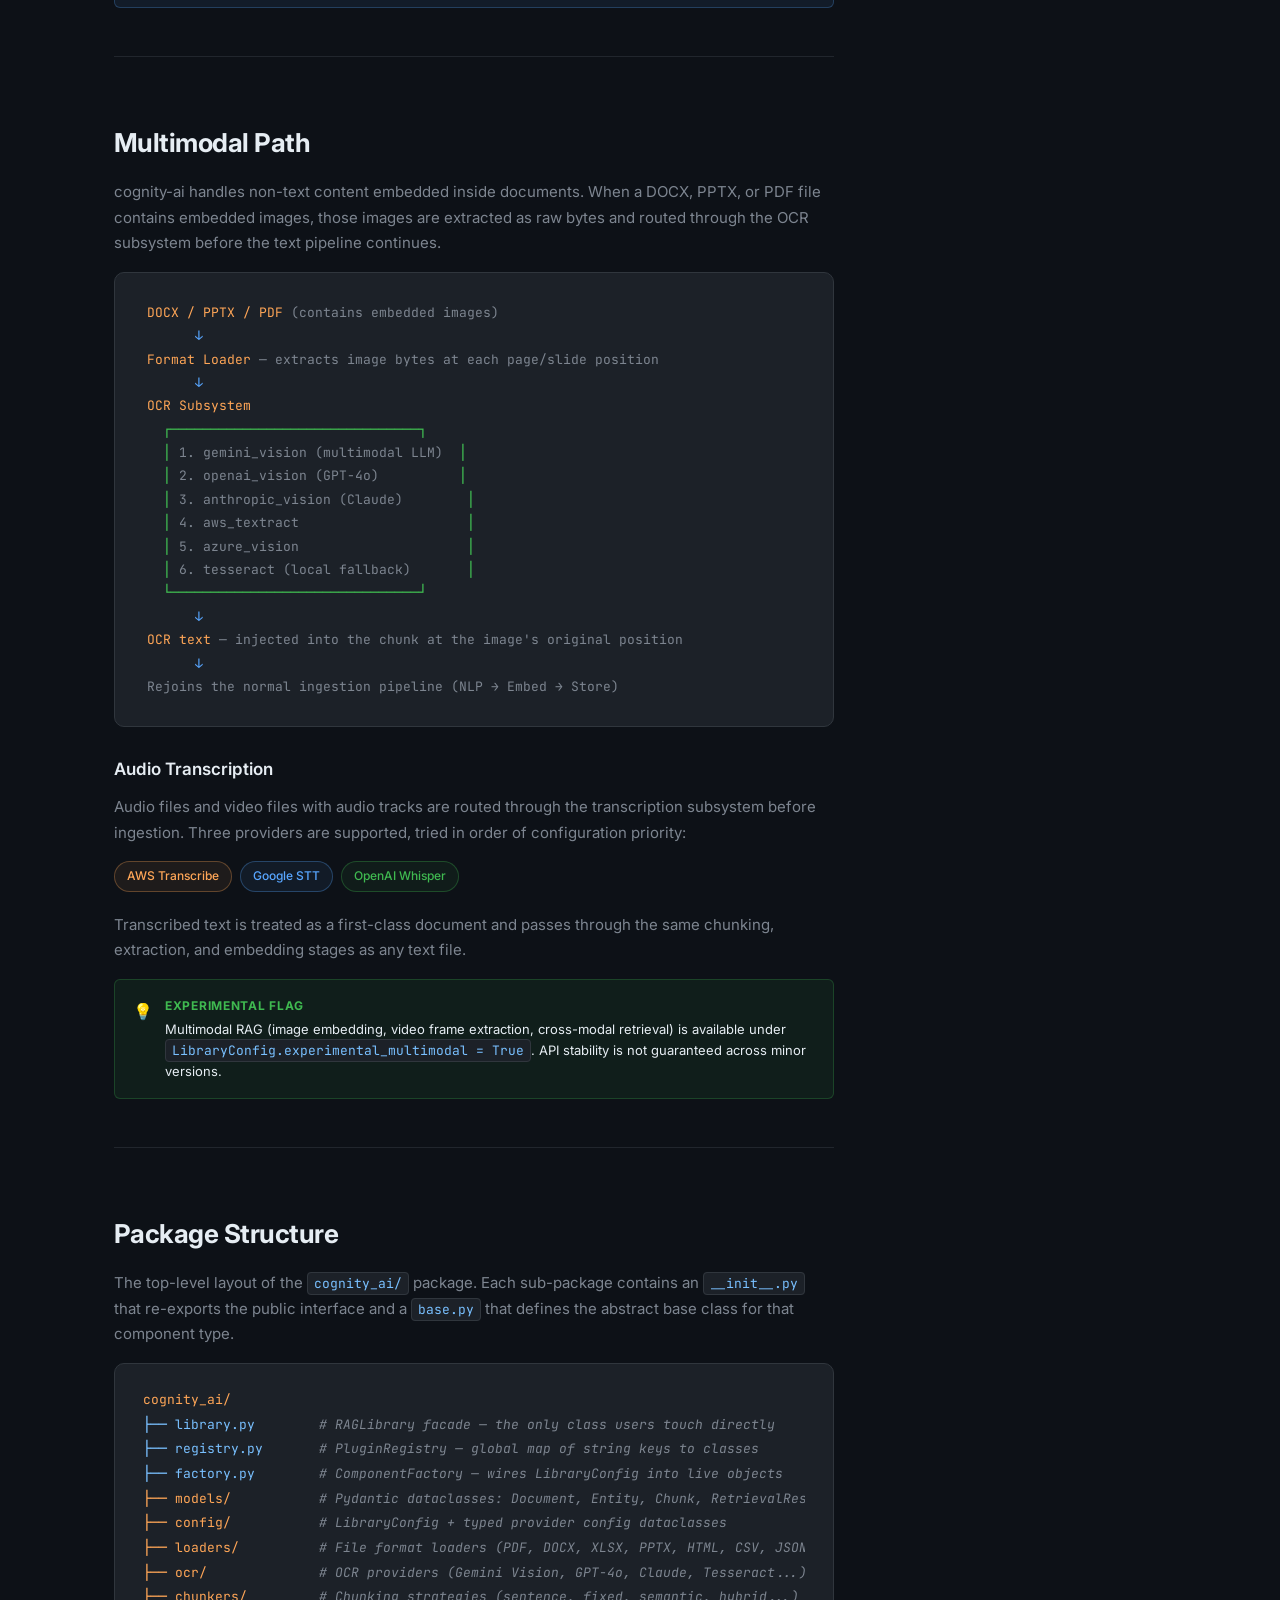
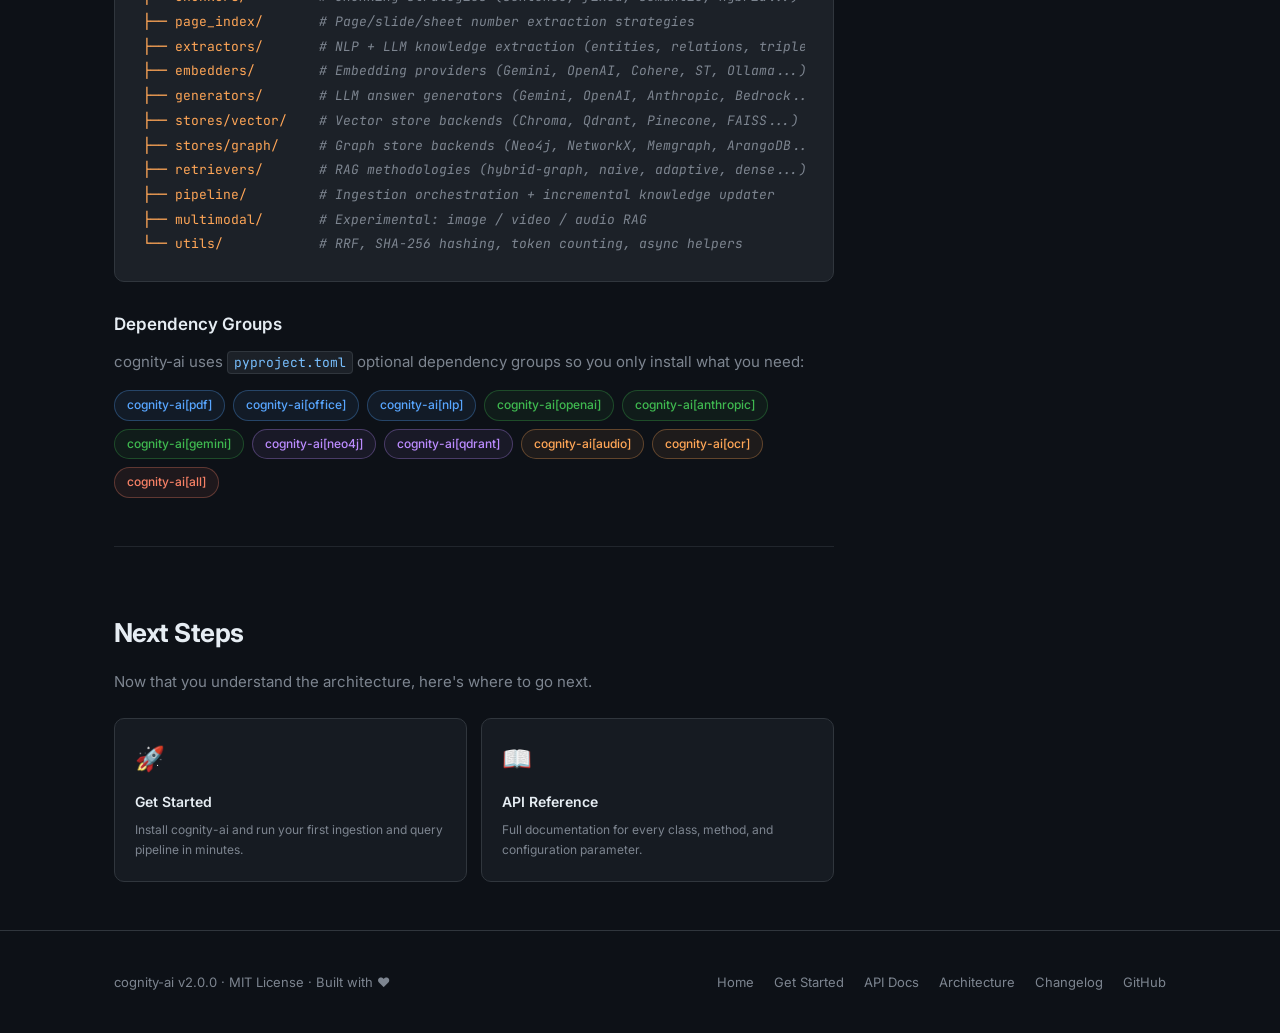
<file: docs/architecture.html>
<!DOCTYPE html>
<html lang="en">
<head>
  <meta charset="UTF-8" />
  <meta name="viewport" content="width=device-width, initial-scale=1.0" />
  <title>Architecture — cognity-ai</title>
  <link rel="preconnect" href="https://fonts.googleapis.com" />
  <link rel="preconnect" href="https://fonts.gstatic.com" crossorigin />
  <link href="https://fonts.googleapis.com/css2?family=Inter:wght@300;400;500;600;700&family=JetBrains+Mono:wght@400;500&display=swap" rel="stylesheet" />
  <style>
    *, *::before, *::after { box-sizing: border-box; margin: 0; padding: 0; }

    :root {
      --bg: #0d1117; --bg-card: #161b22; --bg-code: #1c2128;
      --border: #30363d; --border-light: #21262d;
      --text: #e6edf3; --text-muted: #7d8590; --text-dim: #484f58;
      --accent: #58a6ff; --accent-2: #bc8cff; --accent-3: #3fb950;
      --accent-4: #f78166; --accent-5: #ffa657; --accent-6: #79c0ff;
      --radius: 10px; --radius-sm: 6px;
      --font: 'Inter', system-ui, sans-serif;
      --mono: 'JetBrains Mono', 'Fira Code', monospace;
    }

    html { scroll-behavior: smooth; }
    body { background: var(--bg); color: var(--text); font-family: var(--font); font-size: 15px; line-height: 1.7; -webkit-font-smoothing: antialiased; }
    a { color: var(--accent); text-decoration: none; }
    a:hover { text-decoration: underline; }

    .container { max-width: 1100px; margin: 0 auto; padding: 0 24px; }

    /* Nav */
    nav { position: sticky; top: 0; z-index: 100; background: rgba(13,17,23,.92); backdrop-filter: blur(12px); border-bottom: 1px solid var(--border); }
    .nav-inner { display: flex; align-items: center; justify-content: space-between; height: 60px; }
    .nav-logo { display: flex; align-items: center; gap: 10px; font-size: 17px; font-weight: 700; color: var(--text); }
    .nav-logo .logo-icon { width: 28px; height: 28px; border-radius: 6px; background: linear-gradient(135deg, #58a6ff, #bc8cff); display: flex; align-items: center; justify-content: center; font-size: 14px; }
    .nav-links { display: flex; align-items: center; gap: 24px; }
    .nav-links a { color: var(--text-muted); font-size: 14px; font-weight: 500; transition: color .2s; }
    .nav-links a:hover { color: var(--text); text-decoration: none; }
    .nav-links a.nav-active { color: var(--accent); }
    .nav-github { display: flex; align-items: center; gap: 7px; padding: 7px 14px; border-radius: var(--radius-sm); background: var(--bg-card); border: 1px solid var(--border); color: var(--text) !important; font-size: 13px; font-weight: 500; transition: border-color .2s, background .2s; }
    .nav-github:hover { border-color: var(--accent); text-decoration: none !important; }

    /* Footer */
    footer { border-top: 1px solid var(--border); padding: 40px 0; color: var(--text-muted); font-size: 13px; }
    .footer-inner { display: flex; align-items: center; justify-content: space-between; flex-wrap: wrap; gap: 16px; }
    .footer-links { display: flex; gap: 20px; }
    .footer-links a { color: var(--text-muted); }
    .footer-links a:hover { color: var(--text); text-decoration: none; }

    /* Guide Layout */
    .guide-layout { display: grid; grid-template-columns: 1fr 200px; gap: 48px; max-width: 1100px; margin: 0 auto; padding: 48px 24px; }
    .guide-content { max-width: 720px; }
    .guide-toc { position: sticky; top: 80px; font-size: 12px; }
    .guide-toc-title { font-size: 11px; font-weight: 700; text-transform: uppercase; letter-spacing: .1em; color: var(--text-dim); margin-bottom: 10px; }
    .guide-toc a { display: block; padding: 3px 0; color: var(--text-muted); font-size: 12px; border-left: 2px solid transparent; padding-left: 8px; }
    .guide-toc a:hover { color: var(--accent); text-decoration: none; }
    .guide-toc a.active { color: var(--accent); border-left-color: var(--accent); }
    @media (max-width: 900px) { .guide-layout { grid-template-columns: 1fr; } .guide-toc { display: none; } }

    /* Typography */
    .section-label { font-size: 11px; font-weight: 700; text-transform: uppercase; letter-spacing: .1em; color: var(--accent); margin-bottom: 10px; }
    h2 { font-size: 26px; font-weight: 700; letter-spacing: -.02em; margin-bottom: 14px; margin-top: 56px; padding-top: 16px; }
    h2:first-of-type { margin-top: 0; }
    h3 { font-size: 17px; font-weight: 600; margin-bottom: 10px; margin-top: 28px; }
    p { margin-bottom: 16px; color: var(--text); }

    /* Code blocks */
    .code-block { background: var(--bg-code); border: 1px solid var(--border); border-radius: var(--radius); overflow: hidden; margin-bottom: 24px; }
    .code-header { display: flex; align-items: center; justify-content: space-between; padding: 10px 16px; border-bottom: 1px solid var(--border); background: var(--bg-card); }
    .code-lang { font-size: 11px; font-weight: 600; color: var(--text-muted); text-transform: uppercase; letter-spacing: .06em; }
    .code-dots { display: flex; gap: 6px; }
    .code-dots span { width: 10px; height: 10px; border-radius: 50%; }
    .code-dots .dot-r { background: #ff5f57; }
    .code-dots .dot-y { background: #febc2e; }
    .code-dots .dot-g { background: #28c840; }
    pre { padding: 20px; overflow-x: auto; font-family: var(--mono); font-size: 13px; line-height: 1.7; tab-size: 2; }
    pre code { background: none; padding: 0; border-radius: 0; font-size: inherit; }
    code { font-family: var(--mono); font-size: 13px; background: var(--bg-code); border: 1px solid var(--border); padding: 2px 6px; border-radius: 4px; color: var(--accent-6); }

    /* Syntax */
    .kw  { color: #ff7b72; }
    .st  { color: #a5d6ff; }
    .cm  { color: #8b949e; font-style: italic; }
    .fn  { color: #d2a8ff; }
    .cl  { color: #ffa657; }
    .nm  { color: #79c0ff; }
    .nb  { color: #3fb950; }

    /* Pipeline diagram */
    .pipeline-diagram { background: var(--bg-code); border: 1px solid var(--border); border-radius: var(--radius); padding: 28px 32px; margin-bottom: 24px; overflow-x: auto; }
    .pipeline-diagram pre { padding: 0; font-size: 13px; line-height: 1.8; font-family: var(--mono); color: var(--text); background: none; border: none; }
    .pipe-arrow { color: var(--accent); }
    .pipe-box { color: var(--accent-5); }
    .pipe-label { color: var(--text-muted); }
    .pipe-store { color: var(--accent-3); }
    .pipe-opt { color: var(--accent-2); }

    /* Badge */
    .badge { display: inline-flex; align-items: center; gap: 5px; padding: 4px 10px; border-radius: 4px; font-size: 11px; font-weight: 600; border: 1px solid; }
    .badge-blue   { color: #58a6ff; border-color: rgba(88,166,255,.3); background: rgba(88,166,255,.07); }
    .badge-green  { color: #3fb950; border-color: rgba(63,185,80,.3);  background: rgba(63,185,80,.07); }
    .badge-purple { color: #bc8cff; border-color: rgba(188,140,255,.3);background: rgba(188,140,255,.07); }
    .badge-orange { color: #ffa657; border-color: rgba(255,166,87,.3); background: rgba(255,166,87,.07); }

    /* Tag pills for provider lists */
    .pill-list { display: flex; flex-wrap: wrap; gap: 8px; margin-bottom: 20px; }
    .pill { display: inline-block; padding: 4px 12px; border-radius: 20px; font-size: 12px; font-weight: 500; border: 1px solid; }
    .pill-blue   { color: #58a6ff; border-color: rgba(88,166,255,.3); background: rgba(88,166,255,.07); }
    .pill-green  { color: #3fb950; border-color: rgba(63,185,80,.3);  background: rgba(63,185,80,.07); }
    .pill-purple { color: #bc8cff; border-color: rgba(188,140,255,.3);background: rgba(188,140,255,.07); }
    .pill-orange { color: #ffa657; border-color: rgba(255,166,87,.3); background: rgba(255,166,87,.07); }
    .pill-red    { color: #f78166; border-color: rgba(247,129,102,.3); background: rgba(247,129,102,.07); }

    /* Info cards / fallback chain */
    .info-card { background: var(--bg-card); border: 1px solid var(--border); border-radius: var(--radius); padding: 20px 24px; margin-bottom: 16px; }
    .info-card h4 { font-size: 14px; font-weight: 600; color: var(--text); margin-bottom: 8px; }
    .info-card p { font-size: 13px; color: var(--text-muted); margin-bottom: 0; }

    /* Fallback chain */
    .fallback-chain { display: flex; align-items: center; flex-wrap: wrap; gap: 6px; margin-bottom: 20px; font-size: 13px; font-family: var(--mono); }
    .fallback-item { padding: 4px 12px; background: var(--bg-card); border: 1px solid var(--border); border-radius: 6px; color: var(--text); }
    .fallback-arrow { color: var(--text-dim); font-size: 16px; }
    .fallback-item.unavailable { color: var(--accent-4); border-color: rgba(247,129,102,.3); background: rgba(247,129,102,.05); text-decoration: line-through; }
    .fallback-item.selected { color: var(--accent-3); border-color: rgba(63,185,80,.4); background: rgba(63,185,80,.07); }

    /* Directory tree */
    .dir-tree { background: var(--bg-code); border: 1px solid var(--border); border-radius: var(--radius); padding: 24px 28px; margin-bottom: 24px; }
    .dir-tree pre { padding: 0; font-size: 13px; line-height: 1.9; font-family: var(--mono); color: var(--text); }
    .dir-folder { color: var(--accent-5); }
    .dir-file { color: var(--accent-6); }
    .dir-comment { color: var(--text-muted); font-style: italic; }

    /* Table */
    .table-wrap { overflow-x: auto; border-radius: var(--radius); border: 1px solid var(--border); margin-bottom: 24px; }
    table { width: 100%; border-collapse: collapse; }
    thead { background: var(--bg-card); }
    th { padding: 12px 16px; text-align: left; font-size: 12px; font-weight: 600; text-transform: uppercase; letter-spacing: .06em; color: var(--text-muted); border-bottom: 1px solid var(--border); }
    td { padding: 12px 16px; font-size: 13px; border-bottom: 1px solid var(--border-light); vertical-align: top; }
    tr:last-child td { border-bottom: none; }
    tr:hover td { background: rgba(255,255,255,.02); }
    td code { font-size: 12px; }

    /* Admonitions */
    .admonition { border-radius: var(--radius-sm); padding: 16px 18px; margin-bottom: 24px; display: flex; gap: 12px; }
    .admonition-icon { font-size: 16px; flex-shrink: 0; margin-top: 2px; }
    .admonition-body { font-size: 13px; line-height: 1.6; }
    .admonition-body strong { display: block; font-size: 12px; font-weight: 700; text-transform: uppercase; letter-spacing: .06em; margin-bottom: 4px; }
    .admonition-note { background: rgba(88,166,255,.08); border: 1px solid rgba(88,166,255,.25); }
    .admonition-note .admonition-body strong { color: var(--accent); }
    .admonition-tip  { background: rgba(63,185,80,.08); border: 1px solid rgba(63,185,80,.25); }
    .admonition-tip  .admonition-body strong { color: var(--accent-3); }

    /* Next steps cards */
    .next-cards { display: grid; grid-template-columns: repeat(auto-fit, minmax(220px, 1fr)); gap: 14px; margin-top: 24px; }
    .next-card { background: var(--bg-card); border: 1px solid var(--border); border-radius: var(--radius); padding: 20px; transition: border-color .2s, transform .2s; }
    .next-card:hover { border-color: var(--accent); transform: translateY(-2px); text-decoration: none; }
    .next-card-icon { font-size: 24px; margin-bottom: 10px; }
    .next-card h4 { font-size: 14px; font-weight: 600; margin-bottom: 6px; color: var(--text); }
    .next-card p { font-size: 12px; color: var(--text-muted); margin-bottom: 0; }

    /* Divider */
    .section-divider { border: none; border-top: 1px solid var(--border-light); margin: 48px 0; }

    :target { scroll-margin-top: 80px; }
    ::-webkit-scrollbar { width: 6px; height: 6px; }
    ::-webkit-scrollbar-track { background: var(--bg); }
    ::-webkit-scrollbar-thumb { background: var(--border); border-radius: 3px; }
    ::-webkit-scrollbar-thumb:hover { background: var(--text-dim); }
    @media (max-width: 768px) { .nav-links { display: none; } }
  </style>
</head>
<body>

<!-- NAV -->
<nav>
  <div class="container nav-inner">
    <a href="index.html" class="nav-logo" style="text-decoration:none">
      <div class="logo-icon">&#9889;</div>
      cognity-ai
    </a>
    <div class="nav-links">
      <a href="index.html">Home</a>
      <a href="getting-started.html">Get Started</a>
      <a href="api/index.html">API Docs</a>
      <a href="architecture.html" class="nav-active">Architecture</a>
      <a href="changelog.html">Changelog</a>
      <a href="https://github.com/joshi-aayush/graph-rag" class="nav-github">
        <svg width="14" height="14" viewBox="0 0 16 16" fill="currentColor">
          <path d="M8 0C3.58 0 0 3.58 0 8c0 3.54 2.29 6.53 5.47 7.59.4.07.55-.17.55-.38 0-.19-.01-.82-.01-1.49-2.01.37-2.53-.49-2.69-.94-.09-.23-.48-.94-.82-1.13-.28-.15-.68-.52-.01-.53.63-.01 1.08.58 1.23.82.72 1.21 1.87.87 2.33.66.07-.52.28-.87.51-1.07-1.78-.2-3.64-.89-3.64-3.95 0-.87.31-1.59.82-2.15-.08-.2-.36-1.02.08-2.12 0 0 .67-.21 2.2.82.64-.18 1.32-.27 2-.27.68 0 1.36.09 2 .27 1.53-1.04 2.2-.82 2.2-.82.44 1.1.16 1.92.08 2.12.51.56.82 1.27.82 2.15 0 3.07-1.87 3.75-3.65 3.95.29.25.54.73.54 1.48 0 1.07-.01 1.93-.01 2.2 0 .21.15.46.55.38A8.013 8.013 0 0016 8c0-4.42-3.58-8-8-8z"/>
        </svg>
        GitHub
      </a>
    </div>
  </div>
</nav>

<!-- CONTENT -->
<div class="guide-layout">

  <!-- Main Content -->
  <main class="guide-content">

    <!-- Page Header -->
    <div style="padding: 48px 0 32px; border-bottom: 1px solid var(--border-light); margin-bottom: 48px;">
      <div class="section-label">Documentation</div>
      <h1 style="font-size:36px;font-weight:800;letter-spacing:-.02em;margin-bottom:8px;">Architecture</h1>
      <p style="color:var(--text-muted);font-size:16px;">How cognity-ai is structured — from file ingestion through graph-augmented retrieval to answer synthesis.</p>
    </div>

    <!-- Section 1: Overview -->
    <section id="overview">
      <h2>Overview</h2>
      <p style="color:var(--text-muted);">cognity-ai is a <strong style="color:var(--text)">plugin-based, modular RAG library</strong>. Every layer of the stack — loaders, chunkers, embedders, vector stores, graph stores, retrievers, generators — is swappable via string keys registered in a central <code>PluginRegistry</code>.</p>
      <p style="color:var(--text-muted);">You configure cognity-ai with a <code>LibraryConfig</code> object. The <code>ComponentFactory</code> reads those keys and instantiates the correct implementations, applying a <strong style="color:var(--text)">smart fallback chain</strong> when a preferred backend is unavailable (e.g., Neo4j offline falls back to NetworkX; a missing Anthropic API key falls back to <code>sentence_transformers</code>).</p>

      <div class="pill-list">
        <span class="pill pill-blue">Plugin-based</span>
        <span class="pill pill-green">Smart defaults</span>
        <span class="pill pill-purple">Auto-detect backends</span>
        <span class="pill pill-orange">Zero vendor lock-in</span>
        <span class="pill pill-red">Incremental ingestion</span>
      </div>

      <div class="admonition admonition-note">
        <div class="admonition-icon">&#8505;&#65039;</div>
        <div class="admonition-body">
          <strong>Design principle</strong>
          All public behaviour is accessed through the <code>RAGLibrary</code> facade in <code>cognity_ai/library.py</code>. Internal components are wired together by <code>ComponentFactory</code> — you never instantiate them directly unless you are writing a plugin.
        </div>
      </div>
    </section>

    <hr class="section-divider" />

    <!-- Section 2: Ingestion Pipeline -->
    <section id="ingestion">
      <h2>Ingestion Pipeline</h2>
      <p style="color:var(--text-muted);">When you call <code>rag.ingest()</code> or <code>rag.ingest_dir()</code>, a document travels through the following stages before landing in the vector store and graph store.</p>

      <div class="pipeline-diagram">
        <pre><span class="pipe-box">File / Directory</span>
      <span class="pipe-arrow">&#8595;</span>
<span class="pipe-box">LoaderFactory</span> <span class="pipe-arrow">&#9658;</span> <span class="pipe-label">Format Loader (PDF, DOCX, XLSX, PPTX, HTML, CSV, JSON, Image...)</span>
      <span class="pipe-arrow">&#8595;</span>
<span class="pipe-box">HybridPageIndex</span>  <span class="pipe-label">(structural page numbers + regex fallback)</span>
      <span class="pipe-arrow">&#8595;</span>
<span class="pipe-box">Chunker</span>          <span class="pipe-label">(sentence | fixed | semantic | recursive | parent-child | hybrid)</span>
      <span class="pipe-arrow">&#8595;</span>
<span class="pipe-box">NLP Extractor</span>    <span class="pipe-label">(spaCy entities, relations, SVO triples)</span>
      <span class="pipe-arrow">&#8595;</span> <span class="pipe-opt">[optional]</span>
<span class="pipe-box">LLM Augmenter</span>    <span class="pipe-label">(fill semantic gaps via LLM)</span>
      <span class="pipe-arrow">&#8595;</span>
<span class="pipe-box">Embedder</span>         <span class="pipe-label">(gemini | openai | vertex_ai | bedrock | cohere | sentence_transformers | ollama)</span>
      <span class="pipe-arrow">&#8595;</span>
<span class="pipe-store">&#9484;&#9472;&#9472;&#9472;&#9472;&#9472;&#9472;&#9472;&#9472;&#9472;&#9472;&#9472;&#9472;&#9472;&#9472;&#9472;&#9472;&#9472;&#9472;&#9472;&#9472;&#9472;&#9488;</span>
<span class="pipe-store">&#9474;  Vector Store        &#9474;</span>  <span class="pipe-arrow">&#9668;</span><span class="pipe-label">&#9472;&#9472; upsert chunks + community embeddings</span>
<span class="pipe-store">&#9474;  (chroma/qdrant/...) &#9474;</span>
<span class="pipe-store">&#9492;&#9472;&#9472;&#9472;&#9472;&#9472;&#9472;&#9472;&#9472;&#9472;&#9472;&#9472;&#9472;&#9472;&#9472;&#9472;&#9472;&#9472;&#9472;&#9472;&#9472;&#9472;&#9496;</span>
<span class="pipe-store">&#9484;&#9472;&#9472;&#9472;&#9472;&#9472;&#9472;&#9472;&#9472;&#9472;&#9472;&#9472;&#9472;&#9472;&#9472;&#9472;&#9472;&#9472;&#9472;&#9472;&#9472;&#9472;&#9488;</span>
<span class="pipe-store">&#9474;  Graph Store         &#9474;</span>  <span class="pipe-arrow">&#9668;</span><span class="pipe-label">&#9472;&#9472; upsert entities, relations, chunks</span>
<span class="pipe-store">&#9474;  (neo4j/networkx/...) &#9474;</span>
<span class="pipe-store">&#9492;&#9472;&#9472;&#9472;&#9472;&#9472;&#9472;&#9472;&#9472;&#9472;&#9472;&#9472;&#9472;&#9472;&#9472;&#9472;&#9472;&#9472;&#9472;&#9472;&#9472;&#9472;&#9496;</span>
      <span class="pipe-arrow">&#8595;</span>
<span class="pipe-box">Hash Store</span>       <span class="pipe-label">(SHA-256 &#8594; skip unchanged docs on re-ingest)</span></pre>
      </div>

      <h3>Loaders</h3>
      <p style="color:var(--text-muted);">The <code>LoaderFactory</code> selects a format loader based on the file extension. Each loader returns a list of <code>Document</code> objects with raw text, metadata, and (for paginated formats) a page map.</p>

      <div class="table-wrap">
        <table>
          <thead>
            <tr><th>Format</th><th>Loader class</th><th>Extra dep</th></tr>
          </thead>
          <tbody>
            <tr><td>PDF</td><td><code>PDFLoader</code></td><td><code>cognity-ai[pdf]</code></td></tr>
            <tr><td>DOCX / DOC</td><td><code>DocxLoader</code></td><td><code>cognity-ai[office]</code></td></tr>
            <tr><td>XLSX / XLS</td><td><code>XlsxLoader</code></td><td><code>cognity-ai[office]</code></td></tr>
            <tr><td>PPTX / PPT</td><td><code>PptxLoader</code></td><td><code>cognity-ai[office]</code></td></tr>
            <tr><td>HTML</td><td><code>HTMLLoader</code></td><td>built-in</td></tr>
            <tr><td>CSV</td><td><code>CSVLoader</code></td><td>built-in</td></tr>
            <tr><td>JSON / YAML</td><td><code>JSONLoader</code></td><td>built-in</td></tr>
            <tr><td>Images (PNG, JPG, WEBP...)</td><td><code>ImageLoader</code></td><td><code>cognity-ai[ocr]</code></td></tr>
            <tr><td>Audio (MP3, WAV, M4A...)</td><td><code>AudioLoader</code></td><td><code>cognity-ai[audio]</code></td></tr>
          </tbody>
        </table>
      </div>

      <h3>Chunking Strategies</h3>
      <p style="color:var(--text-muted);">Six chunking strategies are available and configurable via <code>LibraryConfig.chunker</code>. The default is <code>hybrid</code>, which combines sentence boundaries with a fixed token ceiling.</p>

      <div class="pill-list">
        <span class="pill pill-blue">sentence</span>
        <span class="pill pill-blue">fixed</span>
        <span class="pill pill-purple">semantic</span>
        <span class="pill pill-purple">recursive</span>
        <span class="pill pill-orange">parent-child</span>
        <span class="pill pill-green">hybrid (default)</span>
      </div>
    </section>

    <hr class="section-divider" />

    <!-- Section 3: Retrieval & Query -->
    <section id="retrieval">
      <h2>Retrieval &amp; Query</h2>
      <p style="color:var(--text-muted);">At query time, cognity-ai routes the question through either the full <strong style="color:var(--text)">HybridGraphRetriever</strong> (4-channel) or the lighter <strong style="color:var(--text)">NaiveRetriever</strong> (vector-only). An optional <code>AdaptiveRetriever</code> can classify queries and choose the right path automatically.</p>

      <div class="pipeline-diagram">
        <pre><span class="pipe-box">Query String</span>
      <span class="pipe-arrow">&#8595;</span>
 <span class="pipe-store">&#9484;&#9472;&#9472;&#9472;&#9472;&#9472;&#9472;&#9472;&#9472;&#9472;&#9472;&#9472;&#9472;&#9472;&#9472;&#9472;&#9472;&#9472;&#9472;&#9472;&#9472;&#9472;&#9472;&#9472;&#9472;&#9472;&#9472;&#9472;&#9472;&#9472;&#9472;&#9472;&#9472;&#9472;&#9472;&#9472;&#9472;&#9472;&#9472;&#9472;&#9472;&#9472;&#9472;&#9472;&#9472;&#9472;&#9472;&#9472;&#9472;&#9472;&#9472;&#9472;&#9488;</span>
 <span class="pipe-store">&#9474;   AdaptiveRetriever (optional query classifier)    &#9474;</span>
 <span class="pipe-store">&#9492;&#9472;&#9472;&#9472;&#9472;&#9472;&#9472;&#9472;&#9472;&#9472;&#9472;&#9516;&#9472;&#9472;&#9472;&#9472;&#9472;&#9472;&#9472;&#9472;&#9472;&#9472;&#9472;&#9472;&#9472;&#9472;&#9472;&#9472;&#9472;&#9472;&#9472;&#9472;&#9472;&#9472;&#9472;&#9472;&#9472;&#9472;&#9472;&#9472;&#9472;&#9516;&#9472;&#9472;&#9472;&#9472;&#9472;&#9472;&#9472;&#9472;&#9496;</span>
            <span class="pipe-arrow">&#8595;</span>                               <span class="pipe-arrow">&#8595;</span>
   <span class="pipe-box">HybridGraphRetriever</span>               <span class="pipe-box">NaiveRetriever</span>
  <span class="pipe-store">&#9484;&#9472;&#9472;&#9472;&#9472;&#9472;&#9472;&#9472;&#9472;&#9472;&#9472;&#9472;&#9472;&#9472;&#9472;&#9472;&#9472;&#9472;&#9472;&#9488;</span>               <span class="pipe-label">(vector only)</span>
  <span class="pipe-store">&#9474;</span> <span class="pipe-label">CH1: Vector      </span><span class="pipe-store">&#9474;</span>
  <span class="pipe-store">&#9474;</span> <span class="pipe-label">CH2: Graph sub   </span><span class="pipe-store">&#9474;</span>
  <span class="pipe-store">&#9474;</span> <span class="pipe-label">CH3: Community   </span><span class="pipe-store">&#9474;</span>
  <span class="pipe-store">&#9474;</span> <span class="pipe-label">CH4: Bridge      </span><span class="pipe-store">&#9474;</span>
  <span class="pipe-store">&#9492;&#9472;&#9472;&#9472;&#9472;&#9472;&#9472;&#9472;&#9472;&#9516;&#9472;&#9472;&#9472;&#9472;&#9472;&#9472;&#9472;&#9472;&#9496;</span>
           <span class="pipe-arrow">&#8595;</span>
    <span class="pipe-box">RRF</span> <span class="pipe-label">(Reciprocal Rank Fusion)</span>
           <span class="pipe-arrow">&#8595;</span>
    <span class="pipe-box">Generator</span> <span class="pipe-label">(LLM answer synthesis)</span>
           <span class="pipe-arrow">&#8595;</span>
    <span class="pipe-box">Answer + Sources</span></pre>
      </div>

      <h3>The Four Retrieval Channels</h3>
      <div class="table-wrap">
        <table>
          <thead>
            <tr><th>Channel</th><th>What it retrieves</th><th>Best for</th></tr>
          </thead>
          <tbody>
            <tr>
              <td><span class="badge badge-blue">CH1 Vector</span></td>
              <td>Top-k semantically similar chunks from the vector store</td>
              <td>Precise factual questions</td>
            </tr>
            <tr>
              <td><span class="badge badge-purple">CH2 Graph sub</span></td>
              <td>1-hop and 2-hop entity subgraph around query entities</td>
              <td>Relational / multi-hop reasoning</td>
            </tr>
            <tr>
              <td><span class="badge badge-green">CH3 Community</span></td>
              <td>Community summary chunks that cover entity clusters</td>
              <td>Broad "tell me about X" summaries</td>
            </tr>
            <tr>
              <td><span class="badge badge-orange">CH4 Bridge</span></td>
              <td>Chunks that bridge two otherwise disconnected subgraphs</td>
              <td>Cross-domain synthesis</td>
            </tr>
          </tbody>
        </table>
      </div>

      <div class="admonition admonition-tip">
        <div class="admonition-icon">&#128161;</div>
        <div class="admonition-body">
          <strong>RRF weighting</strong>
          Reciprocal Rank Fusion merges the four channel result lists into a single ranked list with no channel-specific score normalisation required. Channel weights are configurable via <code>LibraryConfig.retriever_weights</code>.
        </div>
      </div>
    </section>

    <hr class="section-divider" />

    <!-- Section 4: Plugin Registry -->
    <section id="registry">
      <h2>Plugin Registry</h2>
      <p style="color:var(--text-muted);"><code>PluginRegistry</code> is a central dictionary that maps string keys to implementation classes. <code>ComponentFactory</code> reads <code>LibraryConfig</code>, looks up the requested key, and instantiates the class — applying a fallback chain when the preferred backend is unavailable.</p>

      <div class="code-block">
        <div class="code-header">
          <span class="code-lang">python</span>
          <div class="code-dots"><span class="dot-r"></span><span class="dot-y"></span><span class="dot-g"></span></div>
        </div>
        <pre><code><span class="cm"># All registries follow the same pattern</span>
<span class="cl">PluginRegistry</span>.<span class="fn">register_embedder</span>(<span class="st">"my_embedder"</span>, <span class="cl">MyEmbedder</span>)
<span class="cl">PluginRegistry</span>.<span class="fn">register_vector_store</span>(<span class="st">"my_store"</span>, <span class="cl">MyVectorStore</span>)
<span class="cl">PluginRegistry</span>.<span class="fn">register_graph_store</span>(<span class="st">"my_graph"</span>, <span class="cl">MyGraphStore</span>)
<span class="cl">PluginRegistry</span>.<span class="fn">register_retriever</span>(<span class="st">"my_retriever"</span>, <span class="cl">MyRetriever</span>)
<span class="cl">PluginRegistry</span>.<span class="fn">register_generator</span>(<span class="st">"my_gen"</span>, <span class="cl">MyGenerator</span>)
<span class="cl">PluginRegistry</span>.<span class="fn">register_chunker</span>(<span class="st">"my_chunker"</span>, <span class="cl">MyChunker</span>)
<span class="cl">PluginRegistry</span>.<span class="fn">register_loader</span>(<span class="st">"my_fmt"</span>, <span class="st">".myfmt"</span>, <span class="cl">MyLoader</span>)</code></pre>
      </div>

      <h3>Fallback Chains</h3>
      <p style="color:var(--text-muted);"><code>ComponentFactory</code> tests availability at instantiation time. If the preferred backend raises an <code>ImportError</code> or a connection error, it steps to the next option in the fallback chain.</p>

      <p style="color:var(--text-muted); margin-bottom: 8px;"><strong style="color:var(--text);">Graph store</strong> — when Neo4j is unreachable:</p>
      <div class="fallback-chain">
        <span class="fallback-item unavailable">neo4j</span>
        <span class="fallback-arrow">&#8594;</span>
        <span class="fallback-item">memgraph</span>
        <span class="fallback-arrow">&#8594;</span>
        <span class="fallback-item">arangodb</span>
        <span class="fallback-arrow">&#8594;</span>
        <span class="fallback-item selected">networkx (in-memory)</span>
      </div>

      <p style="color:var(--text-muted); margin-bottom: 8px;"><strong style="color:var(--text);">Embedder</strong> — when Anthropic API key is missing:</p>
      <div class="fallback-chain">
        <span class="fallback-item unavailable">anthropic</span>
        <span class="fallback-arrow">&#8594;</span>
        <span class="fallback-item">openai</span>
        <span class="fallback-arrow">&#8594;</span>
        <span class="fallback-item selected">sentence_transformers (local)</span>
      </div>

      <p style="color:var(--text-muted); margin-bottom: 8px;"><strong style="color:var(--text);">Vector store</strong> — when Pinecone is unavailable:</p>
      <div class="fallback-chain">
        <span class="fallback-item unavailable">pinecone</span>
        <span class="fallback-arrow">&#8594;</span>
        <span class="fallback-item">qdrant</span>
        <span class="fallback-arrow">&#8594;</span>
        <span class="fallback-item selected">chroma (local)</span>
      </div>

      <div class="admonition admonition-note">
        <div class="admonition-icon">&#8505;&#65039;</div>
        <div class="admonition-body">
          <strong>Disabling fallback</strong>
          Set <code>LibraryConfig.strict_backends = True</code> to raise an error immediately instead of falling back. Useful in production to avoid silent degradation.
        </div>
      </div>
    </section>

    <hr class="section-divider" />

    <!-- Section 5: Multimodal Path -->
    <section id="multimodal">
      <h2>Multimodal Path</h2>
      <p style="color:var(--text-muted);">cognity-ai handles non-text content embedded inside documents. When a DOCX, PPTX, or PDF file contains embedded images, those images are extracted as raw bytes and routed through the OCR subsystem before the text pipeline continues.</p>

      <div class="pipeline-diagram">
        <pre><span class="pipe-box">DOCX / PPTX / PDF</span> <span class="pipe-label">(contains embedded images)</span>
      <span class="pipe-arrow">&#8595;</span>
<span class="pipe-box">Format Loader</span> <span class="pipe-label">&#8212; extracts image bytes at each page/slide position</span>
      <span class="pipe-arrow">&#8595;</span>
<span class="pipe-box">OCR Subsystem</span>
  <span class="pipe-store">&#9484;&#9472;&#9472;&#9472;&#9472;&#9472;&#9472;&#9472;&#9472;&#9472;&#9472;&#9472;&#9472;&#9472;&#9472;&#9472;&#9472;&#9472;&#9472;&#9472;&#9472;&#9472;&#9472;&#9472;&#9472;&#9472;&#9472;&#9472;&#9472;&#9472;&#9472;&#9472;&#9488;</span>
  <span class="pipe-store">&#9474;</span> <span class="pipe-label">1. gemini_vision (multimodal LLM)  </span><span class="pipe-store">&#9474;</span>
  <span class="pipe-store">&#9474;</span> <span class="pipe-label">2. openai_vision (GPT-4o)          </span><span class="pipe-store">&#9474;</span>
  <span class="pipe-store">&#9474;</span> <span class="pipe-label">3. anthropic_vision (Claude)        </span><span class="pipe-store">&#9474;</span>
  <span class="pipe-store">&#9474;</span> <span class="pipe-label">4. aws_textract                     </span><span class="pipe-store">&#9474;</span>
  <span class="pipe-store">&#9474;</span> <span class="pipe-label">5. azure_vision                     </span><span class="pipe-store">&#9474;</span>
  <span class="pipe-store">&#9474;</span> <span class="pipe-label">6. tesseract (local fallback)       </span><span class="pipe-store">&#9474;</span>
  <span class="pipe-store">&#9492;&#9472;&#9472;&#9472;&#9472;&#9472;&#9472;&#9472;&#9472;&#9472;&#9472;&#9472;&#9472;&#9472;&#9472;&#9472;&#9472;&#9472;&#9472;&#9472;&#9472;&#9472;&#9472;&#9472;&#9472;&#9472;&#9472;&#9472;&#9472;&#9472;&#9472;&#9472;&#9496;</span>
      <span class="pipe-arrow">&#8595;</span>
<span class="pipe-box">OCR text</span> <span class="pipe-label">&#8212; injected into the chunk at the image's original position</span>
      <span class="pipe-arrow">&#8595;</span>
<span class="pipe-label">Rejoins the normal ingestion pipeline (NLP &#8594; Embed &#8594; Store)</span></pre>
      </div>

      <h3>Audio Transcription</h3>
      <p style="color:var(--text-muted);">Audio files and video files with audio tracks are routed through the transcription subsystem before ingestion. Three providers are supported, tried in order of configuration priority:</p>
      <div class="pill-list">
        <span class="pill pill-orange">AWS Transcribe</span>
        <span class="pill pill-blue">Google STT</span>
        <span class="pill pill-green">OpenAI Whisper</span>
      </div>
      <p style="color:var(--text-muted);">Transcribed text is treated as a first-class document and passes through the same chunking, extraction, and embedding stages as any text file.</p>

      <div class="admonition admonition-tip">
        <div class="admonition-icon">&#128161;</div>
        <div class="admonition-body">
          <strong>Experimental flag</strong>
          Multimodal RAG (image embedding, video frame extraction, cross-modal retrieval) is available under <code>LibraryConfig.experimental_multimodal = True</code>. API stability is not guaranteed across minor versions.
        </div>
      </div>
    </section>

    <hr class="section-divider" />

    <!-- Section 6: Package Structure -->
    <section id="package-structure">
      <h2>Package Structure</h2>
      <p style="color:var(--text-muted);">The top-level layout of the <code>cognity_ai/</code> package. Each sub-package contains an <code>__init__.py</code> that re-exports the public interface and a <code>base.py</code> that defines the abstract base class for that component type.</p>

      <div class="dir-tree">
        <pre><span class="dir-folder">cognity_ai/</span>
<span class="dir-file">&#9500;&#9472;&#9472; library.py</span>        <span class="dir-comment"># RAGLibrary facade &#8212; the only class users touch directly</span>
<span class="dir-file">&#9500;&#9472;&#9472; registry.py</span>       <span class="dir-comment"># PluginRegistry &#8212; global map of string keys to classes</span>
<span class="dir-file">&#9500;&#9472;&#9472; factory.py</span>        <span class="dir-comment"># ComponentFactory &#8212; wires LibraryConfig into live objects</span>
<span class="dir-folder">&#9500;&#9472;&#9472; models/</span>           <span class="dir-comment"># Pydantic dataclasses: Document, Entity, Chunk, RetrievalResult</span>
<span class="dir-folder">&#9500;&#9472;&#9472; config/</span>           <span class="dir-comment"># LibraryConfig + typed provider config dataclasses</span>
<span class="dir-folder">&#9500;&#9472;&#9472; loaders/</span>          <span class="dir-comment"># File format loaders (PDF, DOCX, XLSX, PPTX, HTML, CSV, JSON...)</span>
<span class="dir-folder">&#9500;&#9472;&#9472; ocr/</span>              <span class="dir-comment"># OCR providers (Gemini Vision, GPT-4o, Claude, Tesseract...)</span>
<span class="dir-folder">&#9500;&#9472;&#9472; chunkers/</span>         <span class="dir-comment"># Chunking strategies (sentence, fixed, semantic, hybrid...)</span>
<span class="dir-folder">&#9500;&#9472;&#9472; page_index/</span>       <span class="dir-comment"># Page/slide/sheet number extraction strategies</span>
<span class="dir-folder">&#9500;&#9472;&#9472; extractors/</span>       <span class="dir-comment"># NLP + LLM knowledge extraction (entities, relations, triples)</span>
<span class="dir-folder">&#9500;&#9472;&#9472; embedders/</span>        <span class="dir-comment"># Embedding providers (Gemini, OpenAI, Cohere, ST, Ollama...)</span>
<span class="dir-folder">&#9500;&#9472;&#9472; generators/</span>       <span class="dir-comment"># LLM answer generators (Gemini, OpenAI, Anthropic, Bedrock...)</span>
<span class="dir-folder">&#9500;&#9472;&#9472; stores/vector/</span>    <span class="dir-comment"># Vector store backends (Chroma, Qdrant, Pinecone, FAISS...)</span>
<span class="dir-folder">&#9500;&#9472;&#9472; stores/graph/</span>     <span class="dir-comment"># Graph store backends (Neo4j, NetworkX, Memgraph, ArangoDB...)</span>
<span class="dir-folder">&#9500;&#9472;&#9472; retrievers/</span>       <span class="dir-comment"># RAG methodologies (hybrid-graph, naive, adaptive, dense...)</span>
<span class="dir-folder">&#9500;&#9472;&#9472; pipeline/</span>         <span class="dir-comment"># Ingestion orchestration + incremental knowledge updater</span>
<span class="dir-folder">&#9500;&#9472;&#9472; multimodal/</span>       <span class="dir-comment"># Experimental: image / video / audio RAG</span>
<span class="dir-folder">&#9492;&#9472;&#9472; utils/</span>            <span class="dir-comment"># RRF, SHA-256 hashing, token counting, async helpers</span></pre>
      </div>

      <h3>Dependency Groups</h3>
      <p style="color:var(--text-muted);">cognity-ai uses <code>pyproject.toml</code> optional dependency groups so you only install what you need:</p>
      <div class="pill-list">
        <span class="pill pill-blue">cognity-ai[pdf]</span>
        <span class="pill pill-blue">cognity-ai[office]</span>
        <span class="pill pill-blue">cognity-ai[nlp]</span>
        <span class="pill pill-green">cognity-ai[openai]</span>
        <span class="pill pill-green">cognity-ai[anthropic]</span>
        <span class="pill pill-green">cognity-ai[gemini]</span>
        <span class="pill pill-purple">cognity-ai[neo4j]</span>
        <span class="pill pill-purple">cognity-ai[qdrant]</span>
        <span class="pill pill-orange">cognity-ai[audio]</span>
        <span class="pill pill-orange">cognity-ai[ocr]</span>
        <span class="pill pill-red">cognity-ai[all]</span>
      </div>
    </section>

    <hr class="section-divider" />

    <!-- Next Steps -->
    <section id="next-steps">
      <h2>Next Steps</h2>
      <p style="color:var(--text-muted);">Now that you understand the architecture, here's where to go next.</p>
      <div class="next-cards">
        <a href="getting-started.html" class="next-card">
          <div class="next-card-icon">&#128640;</div>
          <h4>Get Started</h4>
          <p>Install cognity-ai and run your first ingestion and query pipeline in minutes.</p>
        </a>
        <a href="api/index.html" class="next-card">
          <div class="next-card-icon">&#128214;</div>
          <h4>API Reference</h4>
          <p>Full documentation for every class, method, and configuration parameter.</p>
        </a>
      </div>
    </section>

  </main>

  <!-- Sticky TOC -->
  <aside class="guide-toc">
    <div class="guide-toc-title">On this page</div>
    <a href="#overview">Overview</a>
    <a href="#ingestion">Ingestion Pipeline</a>
    <a href="#retrieval">Retrieval &amp; Query</a>
    <a href="#registry">Plugin Registry</a>
    <a href="#multimodal">Multimodal Path</a>
    <a href="#package-structure">Package Structure</a>
    <a href="#next-steps">Next Steps</a>
  </aside>

</div>

<!-- FOOTER -->
<footer>
  <div class="container footer-inner">
    <span>cognity-ai v2.0.0 &middot; MIT License &middot; Built with &#10084;&#65039;</span>
    <div class="footer-links">
      <a href="index.html">Home</a>
      <a href="getting-started.html">Get Started</a>
      <a href="api/index.html">API Docs</a>
      <a href="architecture.html">Architecture</a>
      <a href="changelog.html">Changelog</a>
      <a href="https://github.com/joshi-aayush/graph-rag">GitHub</a>
    </div>
  </div>
</footer>

<script>
  // Highlight active TOC link on scroll
  (function() {
    const tocLinks = document.querySelectorAll('.guide-toc a');
    const sections = Array.from(tocLinks).map(a => document.querySelector(a.getAttribute('href')));

    function onScroll() {
      let current = '';
      sections.forEach(sec => {
        if (sec && window.scrollY >= sec.offsetTop - 100) {
          current = '#' + sec.id;
        }
      });
      tocLinks.forEach(a => {
        a.classList.toggle('active', a.getAttribute('href') === current);
      });
    }

    window.addEventListener('scroll', onScroll, { passive: true });
    onScroll();
  })();
</script>

</body>
</html>
</file>
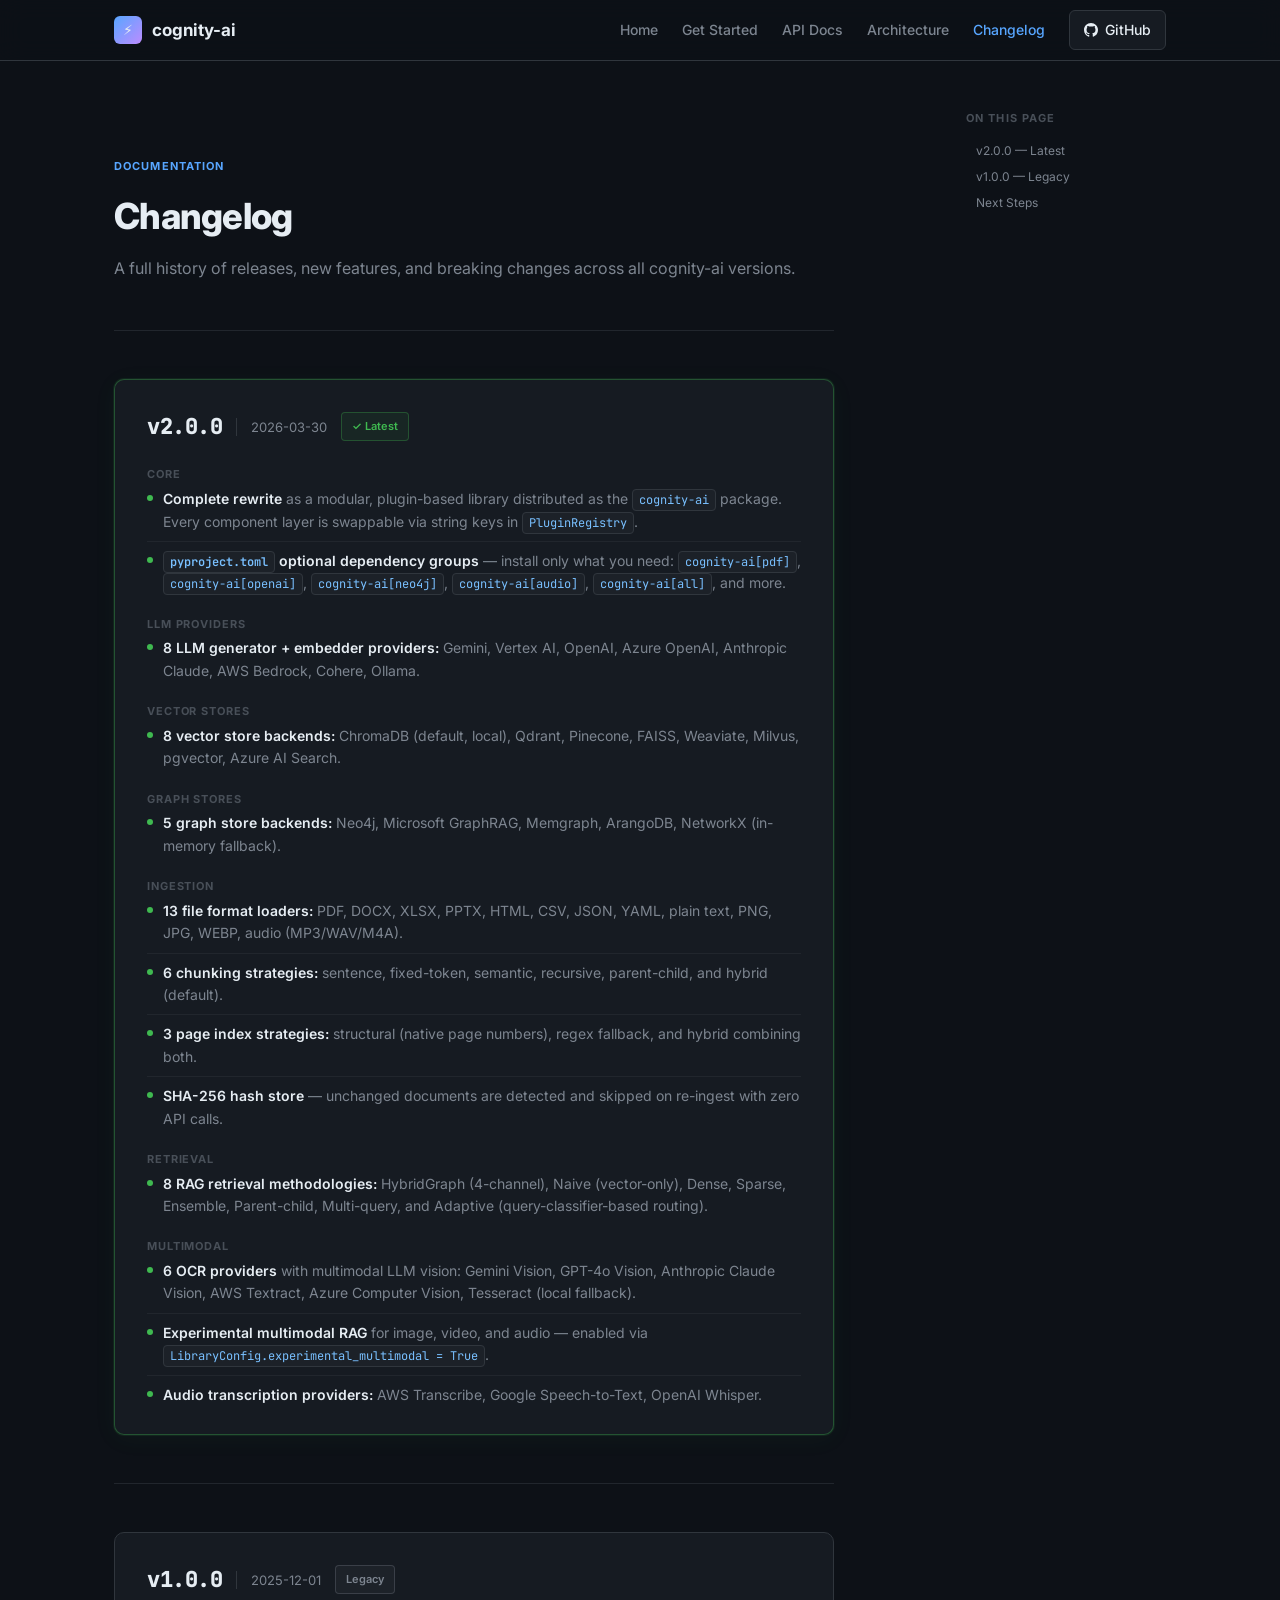
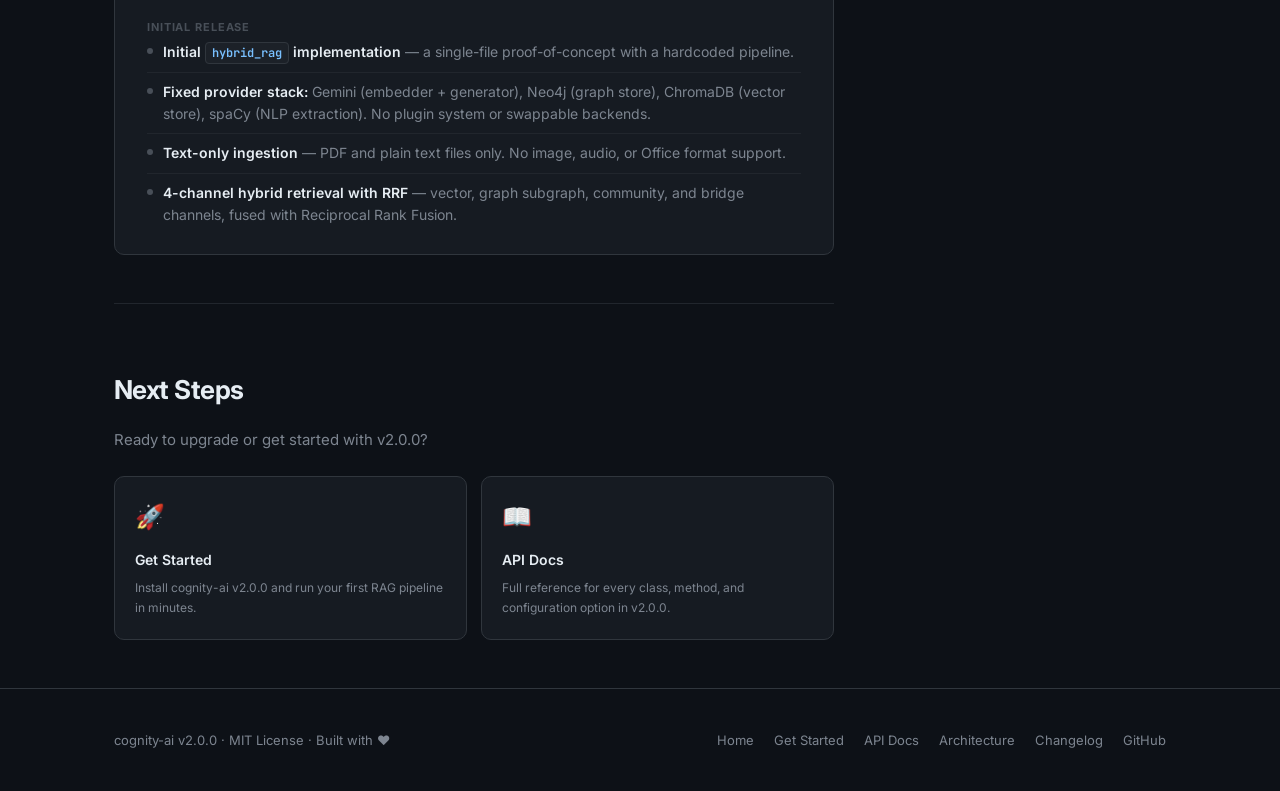
<file: docs/changelog.html>
<!DOCTYPE html>
<html lang="en">
<head>
  <meta charset="UTF-8" />
  <meta name="viewport" content="width=device-width, initial-scale=1.0" />
  <title>Changelog — cognity-ai</title>
  <link rel="preconnect" href="https://fonts.googleapis.com" />
  <link rel="preconnect" href="https://fonts.gstatic.com" crossorigin />
  <link href="https://fonts.googleapis.com/css2?family=Inter:wght@300;400;500;600;700&family=JetBrains+Mono:wght@400;500&display=swap" rel="stylesheet" />
  <style>
    *, *::before, *::after { box-sizing: border-box; margin: 0; padding: 0; }

    :root {
      --bg: #0d1117; --bg-card: #161b22; --bg-code: #1c2128;
      --border: #30363d; --border-light: #21262d;
      --text: #e6edf3; --text-muted: #7d8590; --text-dim: #484f58;
      --accent: #58a6ff; --accent-2: #bc8cff; --accent-3: #3fb950;
      --accent-4: #f78166; --accent-5: #ffa657; --accent-6: #79c0ff;
      --radius: 10px; --radius-sm: 6px;
      --font: 'Inter', system-ui, sans-serif;
      --mono: 'JetBrains Mono', 'Fira Code', monospace;
    }

    html { scroll-behavior: smooth; }
    body { background: var(--bg); color: var(--text); font-family: var(--font); font-size: 15px; line-height: 1.7; -webkit-font-smoothing: antialiased; }
    a { color: var(--accent); text-decoration: none; }
    a:hover { text-decoration: underline; }

    .container { max-width: 1100px; margin: 0 auto; padding: 0 24px; }

    /* Nav */
    nav { position: sticky; top: 0; z-index: 100; background: rgba(13,17,23,.92); backdrop-filter: blur(12px); border-bottom: 1px solid var(--border); }
    .nav-inner { display: flex; align-items: center; justify-content: space-between; height: 60px; }
    .nav-logo { display: flex; align-items: center; gap: 10px; font-size: 17px; font-weight: 700; color: var(--text); }
    .nav-logo .logo-icon { width: 28px; height: 28px; border-radius: 6px; background: linear-gradient(135deg, #58a6ff, #bc8cff); display: flex; align-items: center; justify-content: center; font-size: 14px; }
    .nav-links { display: flex; align-items: center; gap: 24px; }
    .nav-links a { color: var(--text-muted); font-size: 14px; font-weight: 500; transition: color .2s; }
    .nav-links a:hover { color: var(--text); text-decoration: none; }
    .nav-links a.nav-active { color: var(--accent); }
    .nav-github { display: flex; align-items: center; gap: 7px; padding: 7px 14px; border-radius: var(--radius-sm); background: var(--bg-card); border: 1px solid var(--border); color: var(--text) !important; font-size: 13px; font-weight: 500; transition: border-color .2s, background .2s; }
    .nav-github:hover { border-color: var(--accent); text-decoration: none !important; }

    /* Footer */
    footer { border-top: 1px solid var(--border); padding: 40px 0; color: var(--text-muted); font-size: 13px; }
    .footer-inner { display: flex; align-items: center; justify-content: space-between; flex-wrap: wrap; gap: 16px; }
    .footer-links { display: flex; gap: 20px; }
    .footer-links a { color: var(--text-muted); }
    .footer-links a:hover { color: var(--text); text-decoration: none; }

    /* Guide Layout */
    .guide-layout { display: grid; grid-template-columns: 1fr 200px; gap: 48px; max-width: 1100px; margin: 0 auto; padding: 48px 24px; }
    .guide-content { max-width: 720px; }
    .guide-toc { position: sticky; top: 80px; font-size: 12px; }
    .guide-toc-title { font-size: 11px; font-weight: 700; text-transform: uppercase; letter-spacing: .1em; color: var(--text-dim); margin-bottom: 10px; }
    .guide-toc a { display: block; padding: 3px 0; color: var(--text-muted); font-size: 12px; border-left: 2px solid transparent; padding-left: 8px; }
    .guide-toc a:hover { color: var(--accent); text-decoration: none; }
    .guide-toc a.active { color: var(--accent); border-left-color: var(--accent); }
    @media (max-width: 900px) { .guide-layout { grid-template-columns: 1fr; } .guide-toc { display: none; } }

    /* Typography */
    .section-label { font-size: 11px; font-weight: 700; text-transform: uppercase; letter-spacing: .1em; color: var(--accent); margin-bottom: 10px; }
    h2 { font-size: 26px; font-weight: 700; letter-spacing: -.02em; margin-bottom: 14px; margin-top: 56px; padding-top: 16px; }
    h2:first-of-type { margin-top: 0; }
    h3 { font-size: 17px; font-weight: 600; margin-bottom: 10px; margin-top: 28px; }
    p { margin-bottom: 16px; color: var(--text); }
    code { font-family: var(--mono); font-size: 13px; background: var(--bg-code); border: 1px solid var(--border); padding: 2px 6px; border-radius: 4px; color: var(--accent-6); }

    /* Badge */
    .badge { display: inline-flex; align-items: center; gap: 5px; padding: 4px 10px; border-radius: 4px; font-size: 11px; font-weight: 600; border: 1px solid; }
    .badge-blue   { color: #58a6ff; border-color: rgba(88,166,255,.3); background: rgba(88,166,255,.07); }
    .badge-green  { color: #3fb950; border-color: rgba(63,185,80,.3);  background: rgba(63,185,80,.07); }
    .badge-purple { color: #bc8cff; border-color: rgba(188,140,255,.3);background: rgba(188,140,255,.07); }
    .badge-orange { color: #ffa657; border-color: rgba(255,166,87,.3); background: rgba(255,166,87,.07); }
    .badge-gray   { color: #7d8590; border-color: rgba(125,133,144,.3); background: rgba(125,133,144,.07); }

    /* Changelog version cards */
    .version-card {
      background: var(--bg-card);
      border: 1px solid var(--border);
      border-radius: var(--radius);
      padding: 28px 32px;
      margin-bottom: 32px;
    }
    .version-card.latest {
      border-color: rgba(63,185,80,.35);
      box-shadow: 0 0 0 1px rgba(63,185,80,.1), 0 4px 24px rgba(63,185,80,.05);
    }
    .version-header {
      display: flex;
      align-items: center;
      gap: 14px;
      margin-bottom: 20px;
      flex-wrap: wrap;
    }
    .version-number {
      font-size: 22px;
      font-weight: 800;
      letter-spacing: -.02em;
      color: var(--text);
      font-family: var(--mono);
    }
    .version-date {
      font-size: 13px;
      color: var(--text-muted);
    }
    .version-divider {
      width: 1px;
      height: 18px;
      background: var(--border);
      flex-shrink: 0;
    }

    /* Change list */
    .change-list {
      list-style: none;
      margin: 0;
      padding: 0;
    }
    .change-list li {
      display: flex;
      align-items: flex-start;
      gap: 10px;
      padding: 8px 0;
      border-bottom: 1px solid var(--border-light);
      font-size: 14px;
      color: var(--text-muted);
      line-height: 1.6;
    }
    .change-list li:last-child {
      border-bottom: none;
      padding-bottom: 0;
    }
    .change-list li:first-child {
      padding-top: 0;
    }
    .change-bullet {
      width: 6px;
      height: 6px;
      border-radius: 50%;
      background: var(--accent-3);
      flex-shrink: 0;
      margin-top: 7px;
    }
    .version-card:not(.latest) .change-bullet {
      background: var(--text-dim);
    }
    .change-list li strong {
      color: var(--text);
      font-weight: 600;
    }
    .change-list li code {
      font-size: 12px;
    }

    /* Section groups within a version card */
    .change-group { margin-bottom: 20px; }
    .change-group:last-child { margin-bottom: 0; }
    .change-group-title {
      font-size: 11px;
      font-weight: 700;
      text-transform: uppercase;
      letter-spacing: .08em;
      color: var(--text-dim);
      margin-bottom: 4px;
    }

    /* Next steps cards */
    .next-cards { display: grid; grid-template-columns: repeat(auto-fit, minmax(220px, 1fr)); gap: 14px; margin-top: 24px; }
    .next-card { background: var(--bg-card); border: 1px solid var(--border); border-radius: var(--radius); padding: 20px; transition: border-color .2s, transform .2s; }
    .next-card:hover { border-color: var(--accent); transform: translateY(-2px); text-decoration: none; }
    .next-card-icon { font-size: 24px; margin-bottom: 10px; }
    .next-card h4 { font-size: 14px; font-weight: 600; margin-bottom: 6px; color: var(--text); }
    .next-card p { font-size: 12px; color: var(--text-muted); margin-bottom: 0; }

    /* Divider */
    .section-divider { border: none; border-top: 1px solid var(--border-light); margin: 48px 0; }

    :target { scroll-margin-top: 80px; }
    ::-webkit-scrollbar { width: 6px; height: 6px; }
    ::-webkit-scrollbar-track { background: var(--bg); }
    ::-webkit-scrollbar-thumb { background: var(--border); border-radius: 3px; }
    ::-webkit-scrollbar-thumb:hover { background: var(--text-dim); }
    @media (max-width: 768px) { .nav-links { display: none; } }
  </style>
</head>
<body>

<!-- NAV -->
<nav>
  <div class="container nav-inner">
    <a href="index.html" class="nav-logo" style="text-decoration:none">
      <div class="logo-icon">&#9889;</div>
      cognity-ai
    </a>
    <div class="nav-links">
      <a href="index.html">Home</a>
      <a href="getting-started.html">Get Started</a>
      <a href="api/index.html">API Docs</a>
      <a href="architecture.html">Architecture</a>
      <a href="changelog.html" class="nav-active">Changelog</a>
      <a href="https://github.com/joshi-aayush/graph-rag" class="nav-github">
        <svg width="14" height="14" viewBox="0 0 16 16" fill="currentColor">
          <path d="M8 0C3.58 0 0 3.58 0 8c0 3.54 2.29 6.53 5.47 7.59.4.07.55-.17.55-.38 0-.19-.01-.82-.01-1.49-2.01.37-2.53-.49-2.69-.94-.09-.23-.48-.94-.82-1.13-.28-.15-.68-.52-.01-.53.63-.01 1.08.58 1.23.82.72 1.21 1.87.87 2.33.66.07-.52.28-.87.51-1.07-1.78-.2-3.64-.89-3.64-3.95 0-.87.31-1.59.82-2.15-.08-.2-.36-1.02.08-2.12 0 0 .67-.21 2.2.82.64-.18 1.32-.27 2-.27.68 0 1.36.09 2 .27 1.53-1.04 2.2-.82 2.2-.82.44 1.1.16 1.92.08 2.12.51.56.82 1.27.82 2.15 0 3.07-1.87 3.75-3.65 3.95.29.25.54.73.54 1.48 0 1.07-.01 1.93-.01 2.2 0 .21.15.46.55.38A8.013 8.013 0 0016 8c0-4.42-3.58-8-8-8z"/>
        </svg>
        GitHub
      </a>
    </div>
  </div>
</nav>

<!-- CONTENT -->
<div class="guide-layout">

  <!-- Main Content -->
  <main class="guide-content">

    <!-- Page Header -->
    <div style="padding: 48px 0 32px; border-bottom: 1px solid var(--border-light); margin-bottom: 48px;">
      <div class="section-label">Documentation</div>
      <h1 style="font-size:36px;font-weight:800;letter-spacing:-.02em;margin-bottom:8px;">Changelog</h1>
      <p style="color:var(--text-muted);font-size:16px;">A full history of releases, new features, and breaking changes across all cognity-ai versions.</p>
    </div>

    <!-- v2.0.0 -->
    <section id="v2-0-0">
      <div class="version-card latest">
        <div class="version-header">
          <span class="version-number">v2.0.0</span>
          <span class="version-divider"></span>
          <span class="version-date">2026-03-30</span>
          <span class="badge badge-green">&#10003; Latest</span>
        </div>

        <div class="change-group">
          <div class="change-group-title">Core</div>
          <ul class="change-list">
            <li>
              <span class="change-bullet"></span>
              <span><strong>Complete rewrite</strong> as a modular, plugin-based library distributed as the <code>cognity-ai</code> package. Every component layer is swappable via string keys in <code>PluginRegistry</code>.</span>
            </li>
            <li>
              <span class="change-bullet"></span>
              <span><strong><code>pyproject.toml</code> optional dependency groups</strong> — install only what you need: <code>cognity-ai[pdf]</code>, <code>cognity-ai[openai]</code>, <code>cognity-ai[neo4j]</code>, <code>cognity-ai[audio]</code>, <code>cognity-ai[all]</code>, and more.</span>
            </li>
          </ul>
        </div>

        <div class="change-group">
          <div class="change-group-title">LLM Providers</div>
          <ul class="change-list">
            <li>
              <span class="change-bullet"></span>
              <span><strong>8 LLM generator + embedder providers:</strong> Gemini, Vertex AI, OpenAI, Azure OpenAI, Anthropic Claude, AWS Bedrock, Cohere, Ollama.</span>
            </li>
          </ul>
        </div>

        <div class="change-group">
          <div class="change-group-title">Vector Stores</div>
          <ul class="change-list">
            <li>
              <span class="change-bullet"></span>
              <span><strong>8 vector store backends:</strong> ChromaDB (default, local), Qdrant, Pinecone, FAISS, Weaviate, Milvus, pgvector, Azure AI Search.</span>
            </li>
          </ul>
        </div>

        <div class="change-group">
          <div class="change-group-title">Graph Stores</div>
          <ul class="change-list">
            <li>
              <span class="change-bullet"></span>
              <span><strong>5 graph store backends:</strong> Neo4j, Microsoft GraphRAG, Memgraph, ArangoDB, NetworkX (in-memory fallback).</span>
            </li>
          </ul>
        </div>

        <div class="change-group">
          <div class="change-group-title">Ingestion</div>
          <ul class="change-list">
            <li>
              <span class="change-bullet"></span>
              <span><strong>13 file format loaders:</strong> PDF, DOCX, XLSX, PPTX, HTML, CSV, JSON, YAML, plain text, PNG, JPG, WEBP, audio (MP3/WAV/M4A).</span>
            </li>
            <li>
              <span class="change-bullet"></span>
              <span><strong>6 chunking strategies:</strong> sentence, fixed-token, semantic, recursive, parent-child, and hybrid (default).</span>
            </li>
            <li>
              <span class="change-bullet"></span>
              <span><strong>3 page index strategies:</strong> structural (native page numbers), regex fallback, and hybrid combining both.</span>
            </li>
            <li>
              <span class="change-bullet"></span>
              <span><strong>SHA-256 hash store</strong> — unchanged documents are detected and skipped on re-ingest with zero API calls.</span>
            </li>
          </ul>
        </div>

        <div class="change-group">
          <div class="change-group-title">Retrieval</div>
          <ul class="change-list">
            <li>
              <span class="change-bullet"></span>
              <span><strong>8 RAG retrieval methodologies:</strong> HybridGraph (4-channel), Naive (vector-only), Dense, Sparse, Ensemble, Parent-child, Multi-query, and Adaptive (query-classifier-based routing).</span>
            </li>
          </ul>
        </div>

        <div class="change-group">
          <div class="change-group-title">Multimodal</div>
          <ul class="change-list">
            <li>
              <span class="change-bullet"></span>
              <span><strong>6 OCR providers</strong> with multimodal LLM vision: Gemini Vision, GPT-4o Vision, Anthropic Claude Vision, AWS Textract, Azure Computer Vision, Tesseract (local fallback).</span>
            </li>
            <li>
              <span class="change-bullet"></span>
              <span><strong>Experimental multimodal RAG</strong> for image, video, and audio — enabled via <code>LibraryConfig.experimental_multimodal = True</code>.</span>
            </li>
            <li>
              <span class="change-bullet"></span>
              <span><strong>Audio transcription providers:</strong> AWS Transcribe, Google Speech-to-Text, OpenAI Whisper.</span>
            </li>
          </ul>
        </div>
      </div>
    </section>

    <hr class="section-divider" />

    <!-- v1.0.0 -->
    <section id="v1-0-0">
      <div class="version-card">
        <div class="version-header">
          <span class="version-number">v1.0.0</span>
          <span class="version-divider"></span>
          <span class="version-date">2025-12-01</span>
          <span class="badge badge-gray">Legacy</span>
        </div>

        <div class="change-group">
          <div class="change-group-title">Initial Release</div>
          <ul class="change-list">
            <li>
              <span class="change-bullet"></span>
              <span><strong>Initial <code>hybrid_rag</code> implementation</strong> — a single-file proof-of-concept with a hardcoded pipeline.</span>
            </li>
            <li>
              <span class="change-bullet"></span>
              <span><strong>Fixed provider stack:</strong> Gemini (embedder + generator), Neo4j (graph store), ChromaDB (vector store), spaCy (NLP extraction). No plugin system or swappable backends.</span>
            </li>
            <li>
              <span class="change-bullet"></span>
              <span><strong>Text-only ingestion</strong> — PDF and plain text files only. No image, audio, or Office format support.</span>
            </li>
            <li>
              <span class="change-bullet"></span>
              <span><strong>4-channel hybrid retrieval with RRF</strong> — vector, graph subgraph, community, and bridge channels, fused with Reciprocal Rank Fusion.</span>
            </li>
          </ul>
        </div>
      </div>
    </section>

    <hr class="section-divider" />

    <!-- Next Steps -->
    <section id="next-steps">
      <h2>Next Steps</h2>
      <p style="color:var(--text-muted);">Ready to upgrade or get started with v2.0.0?</p>
      <div class="next-cards">
        <a href="getting-started.html" class="next-card">
          <div class="next-card-icon">&#128640;</div>
          <h4>Get Started</h4>
          <p>Install cognity-ai v2.0.0 and run your first RAG pipeline in minutes.</p>
        </a>
        <a href="api/index.html" class="next-card">
          <div class="next-card-icon">&#128214;</div>
          <h4>API Docs</h4>
          <p>Full reference for every class, method, and configuration option in v2.0.0.</p>
        </a>
      </div>
    </section>

  </main>

  <!-- Sticky TOC -->
  <aside class="guide-toc">
    <div class="guide-toc-title">On this page</div>
    <a href="#v2-0-0">v2.0.0 — Latest</a>
    <a href="#v1-0-0">v1.0.0 — Legacy</a>
    <a href="#next-steps">Next Steps</a>
  </aside>

</div>

<!-- FOOTER -->
<footer>
  <div class="container footer-inner">
    <span>cognity-ai v2.0.0 &middot; MIT License &middot; Built with &#10084;&#65039;</span>
    <div class="footer-links">
      <a href="index.html">Home</a>
      <a href="getting-started.html">Get Started</a>
      <a href="api/index.html">API Docs</a>
      <a href="architecture.html">Architecture</a>
      <a href="changelog.html">Changelog</a>
      <a href="https://github.com/joshi-aayush/graph-rag">GitHub</a>
    </div>
  </div>
</footer>

<script>
  // Highlight active TOC link on scroll
  (function() {
    const tocLinks = document.querySelectorAll('.guide-toc a');
    const sections = Array.from(tocLinks).map(a => document.querySelector(a.getAttribute('href')));

    function onScroll() {
      let current = '';
      sections.forEach(sec => {
        if (sec && window.scrollY >= sec.offsetTop - 100) {
          current = '#' + sec.id;
        }
      });
      tocLinks.forEach(a => {
        a.classList.toggle('active', a.getAttribute('href') === current);
      });
    }

    window.addEventListener('scroll', onScroll, { passive: true });
    onScroll();
  })();
</script>

</body>
</html>
</file>
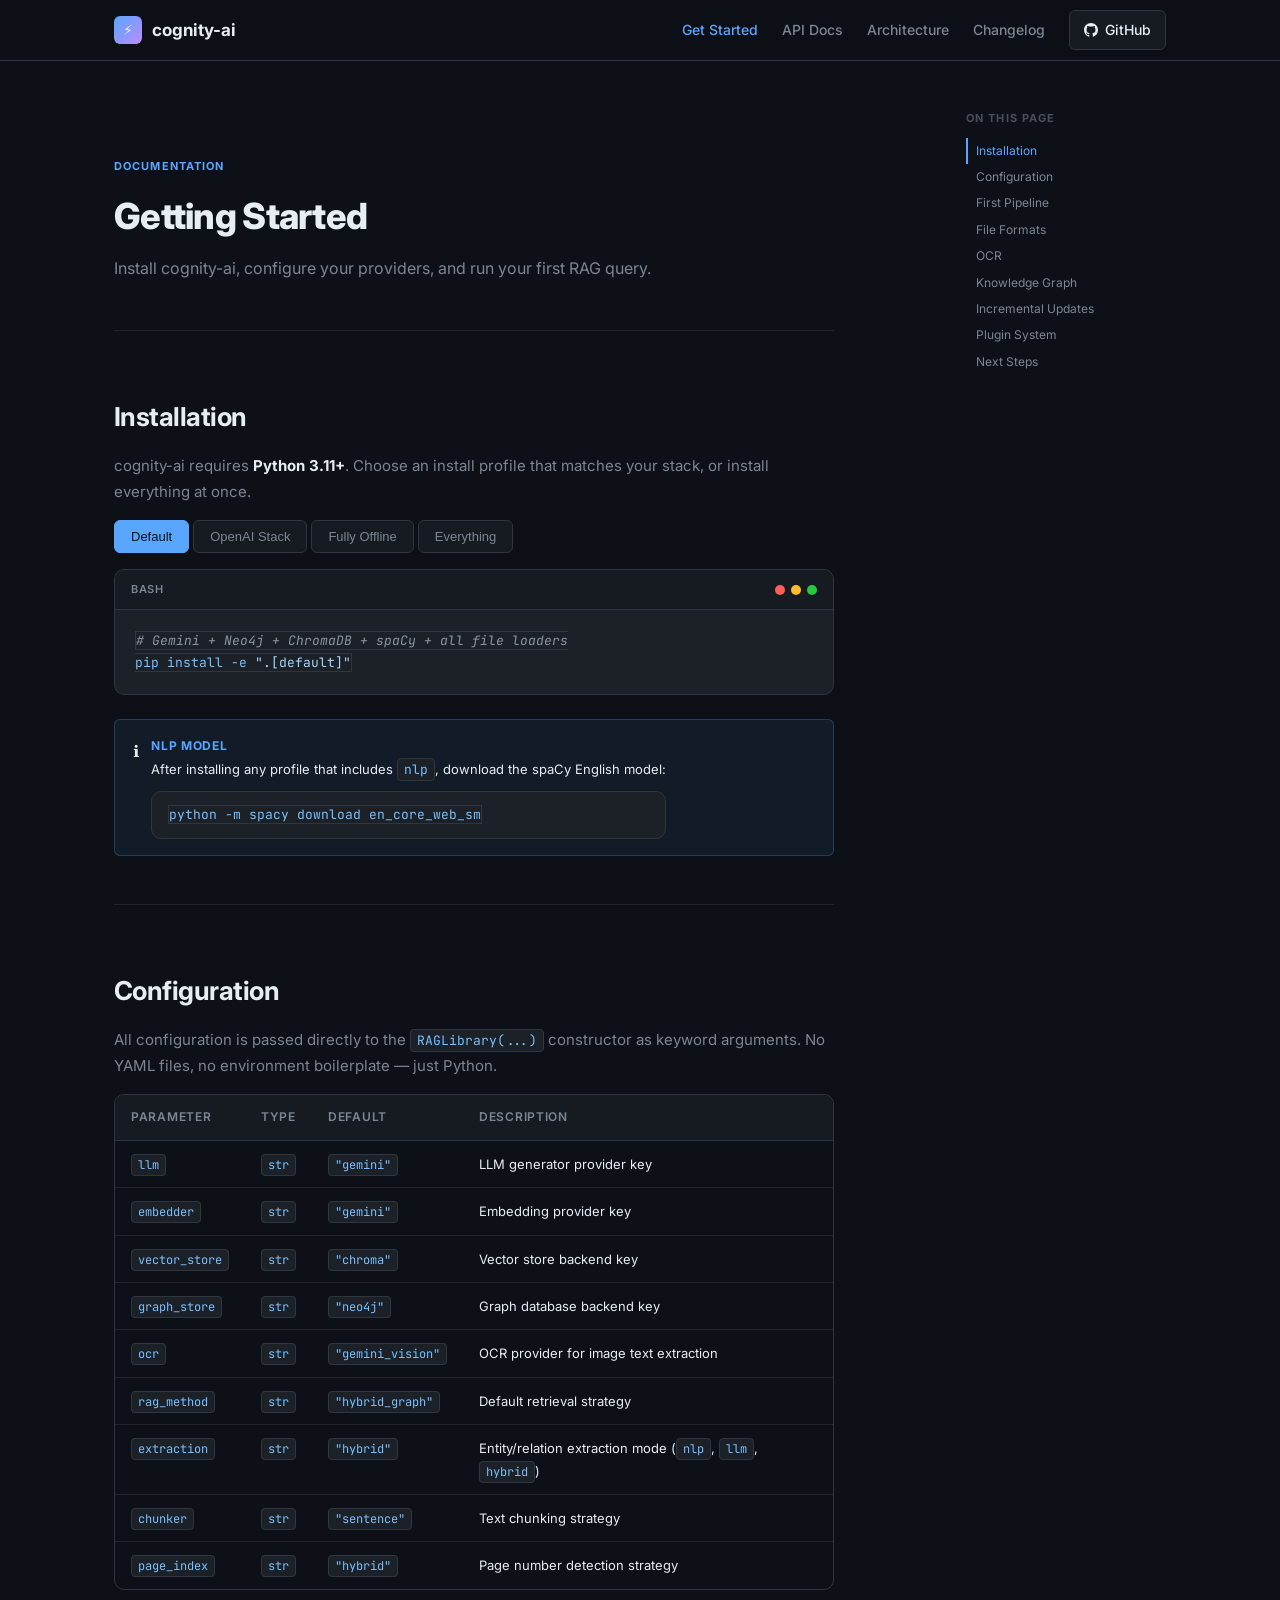
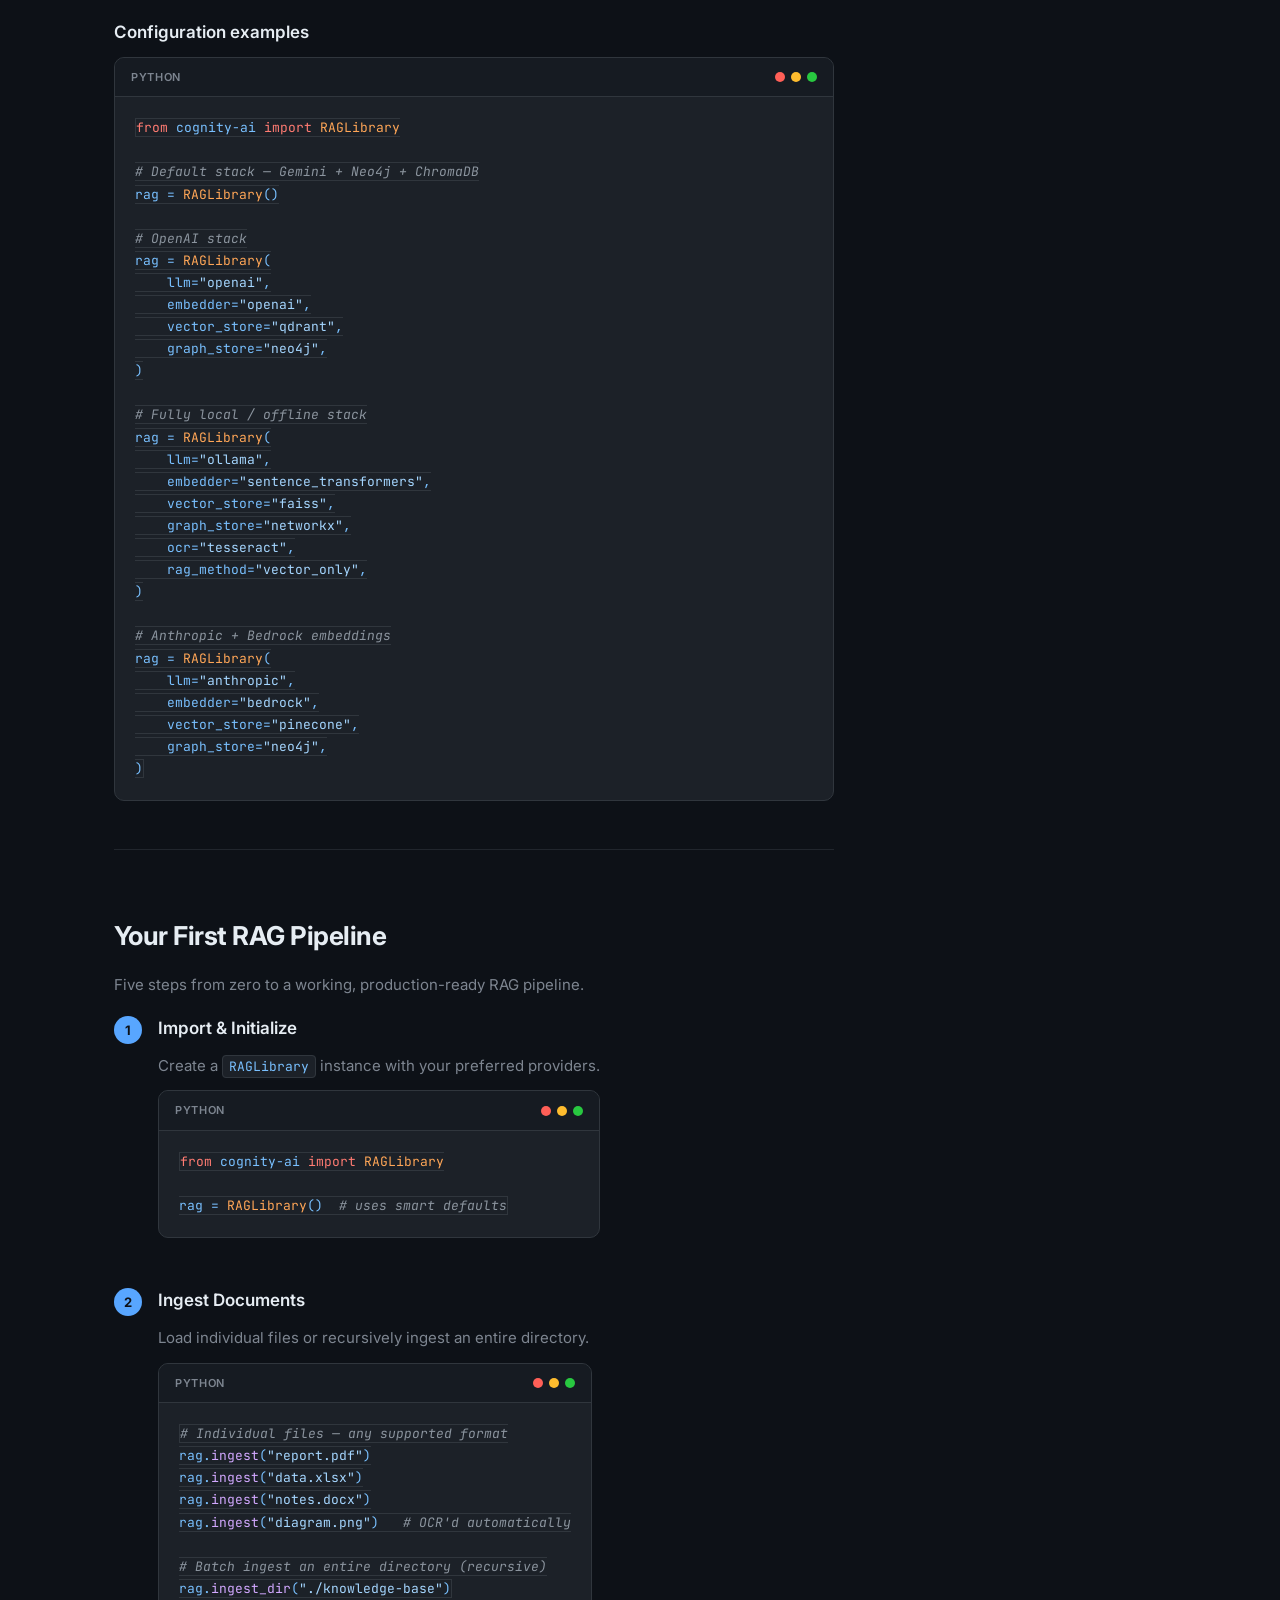
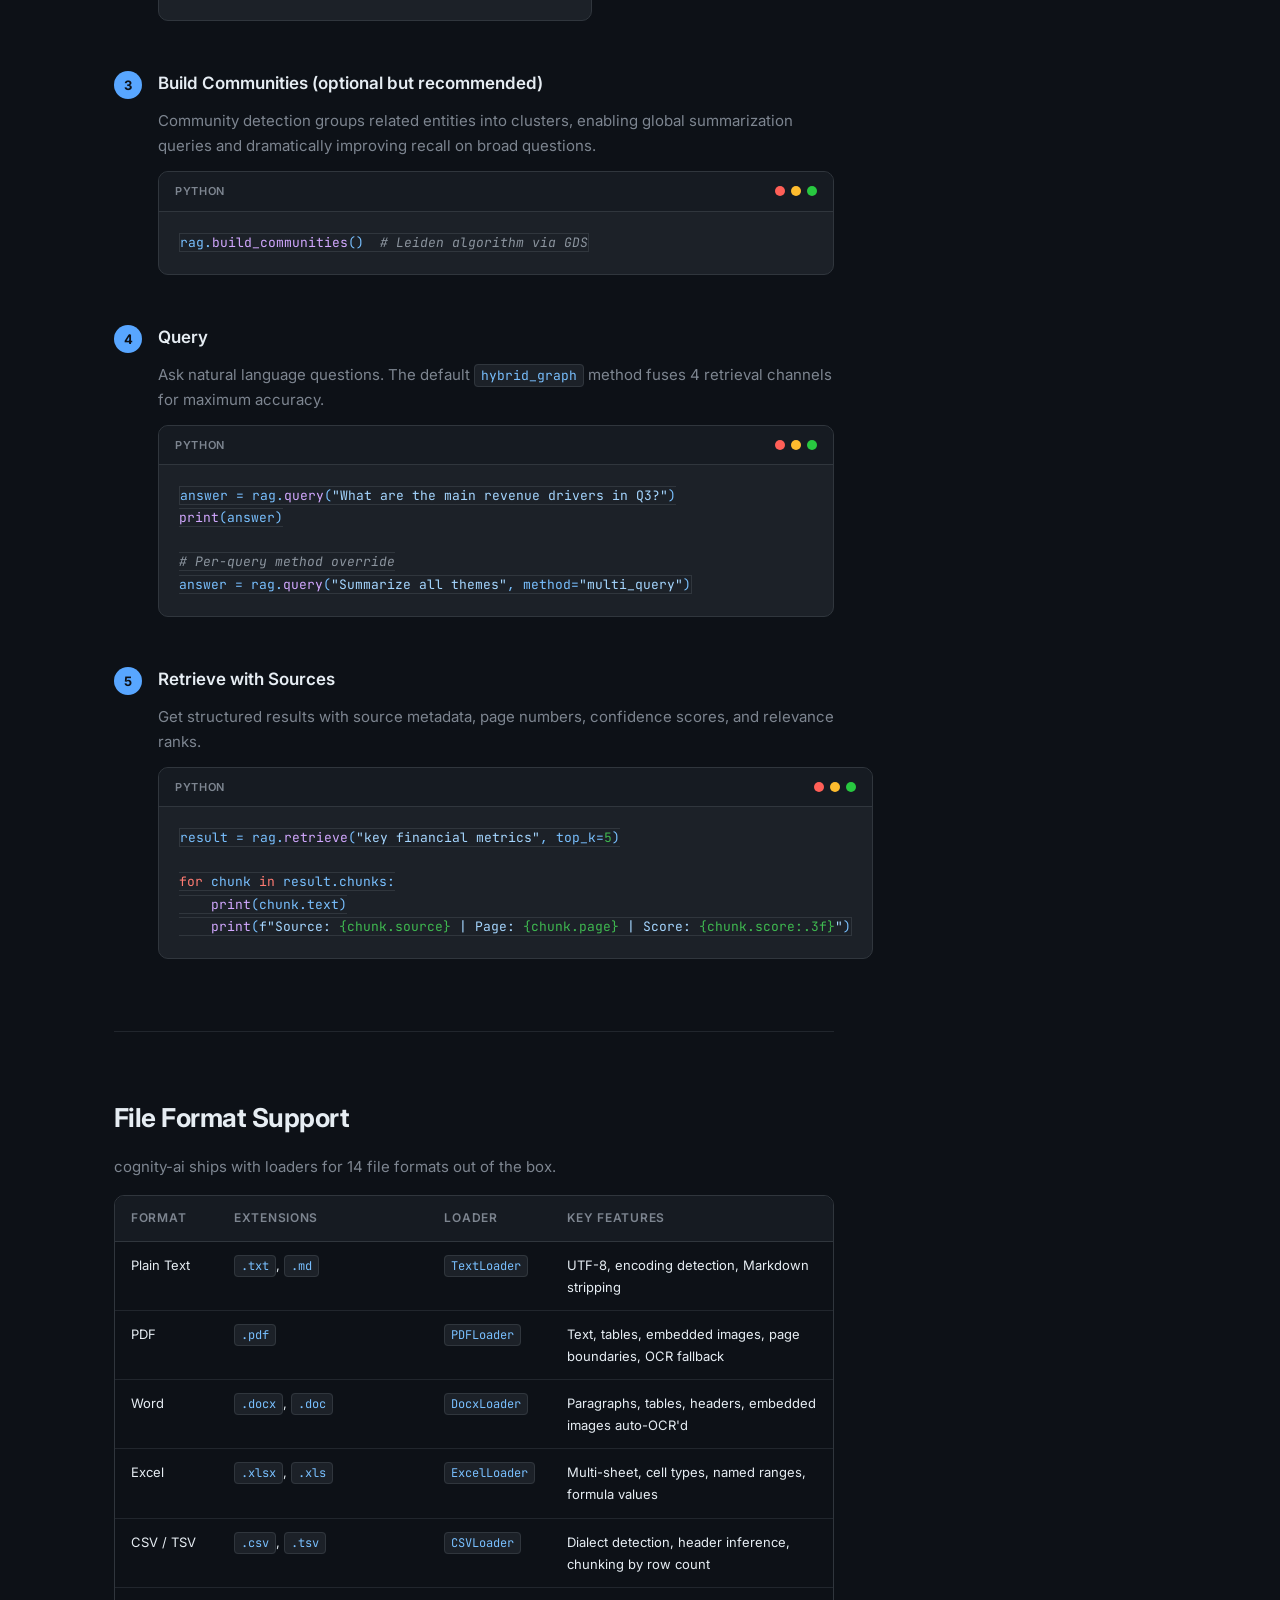
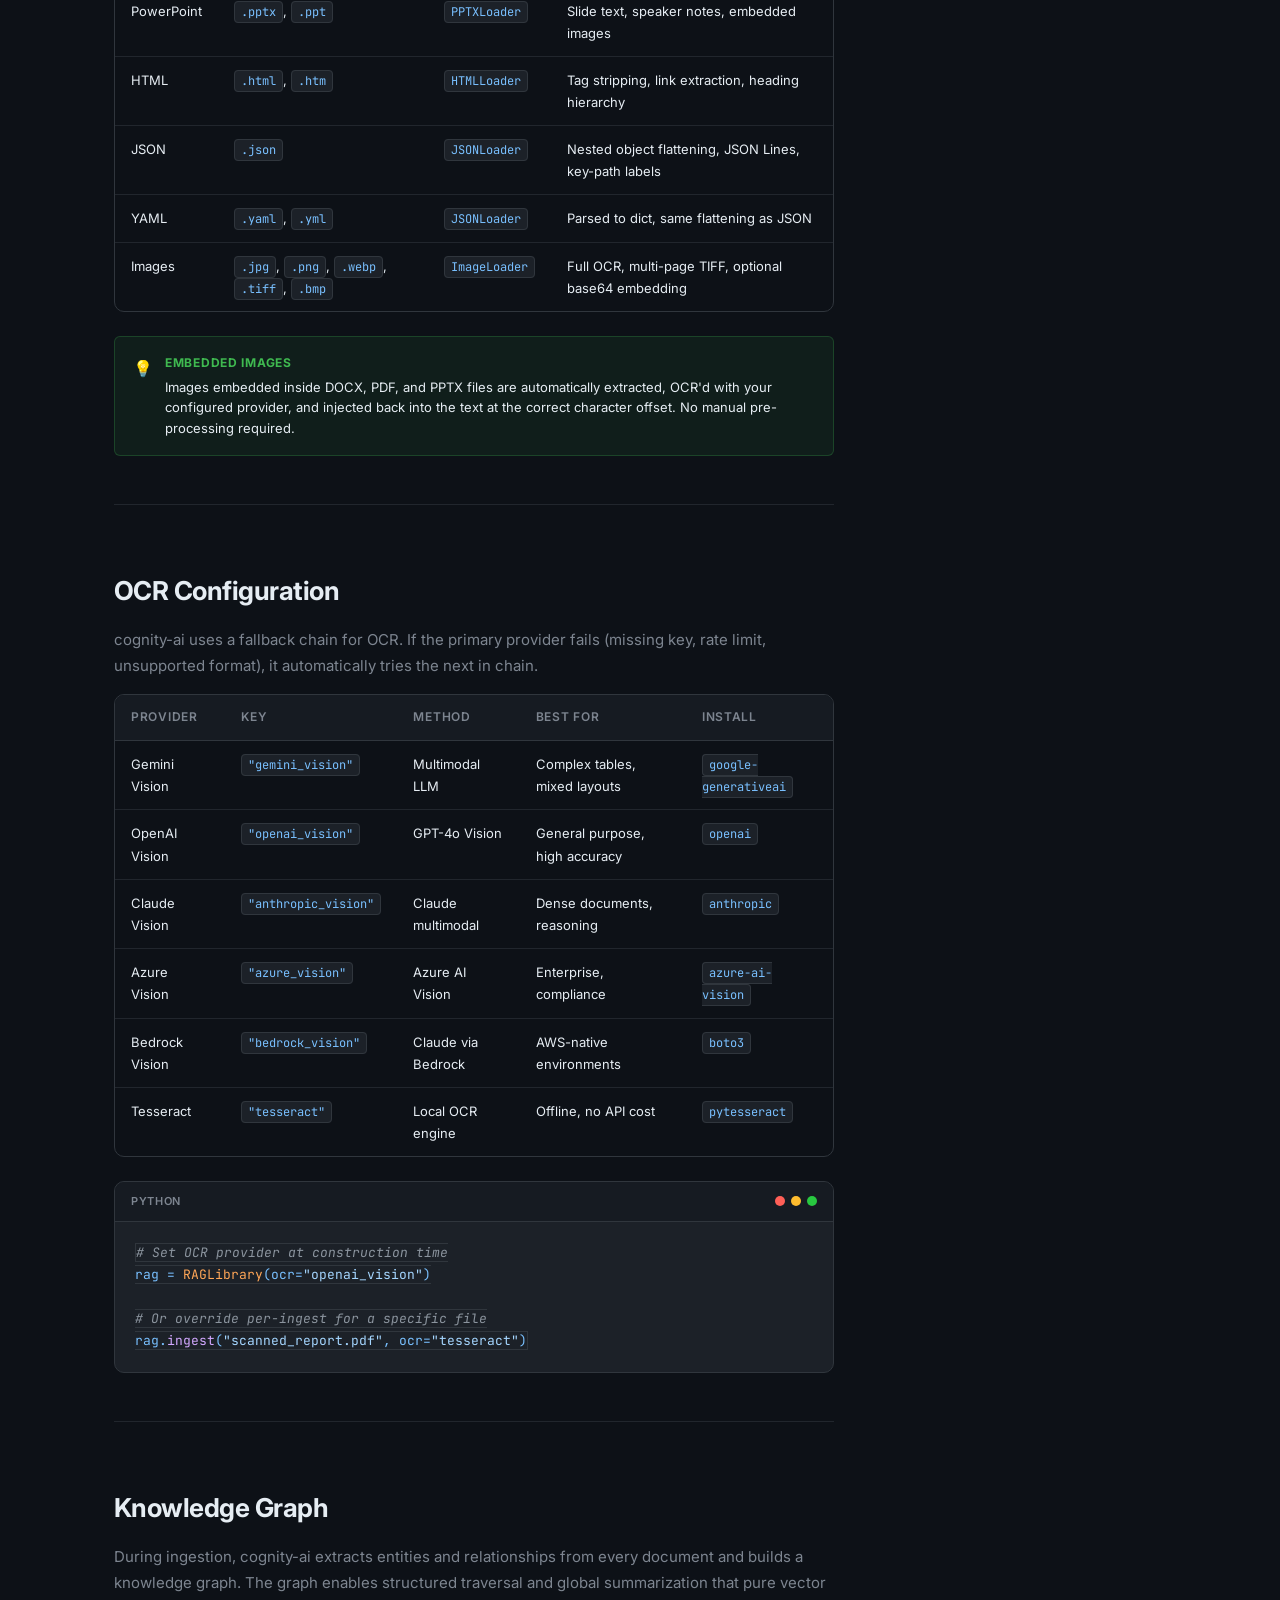
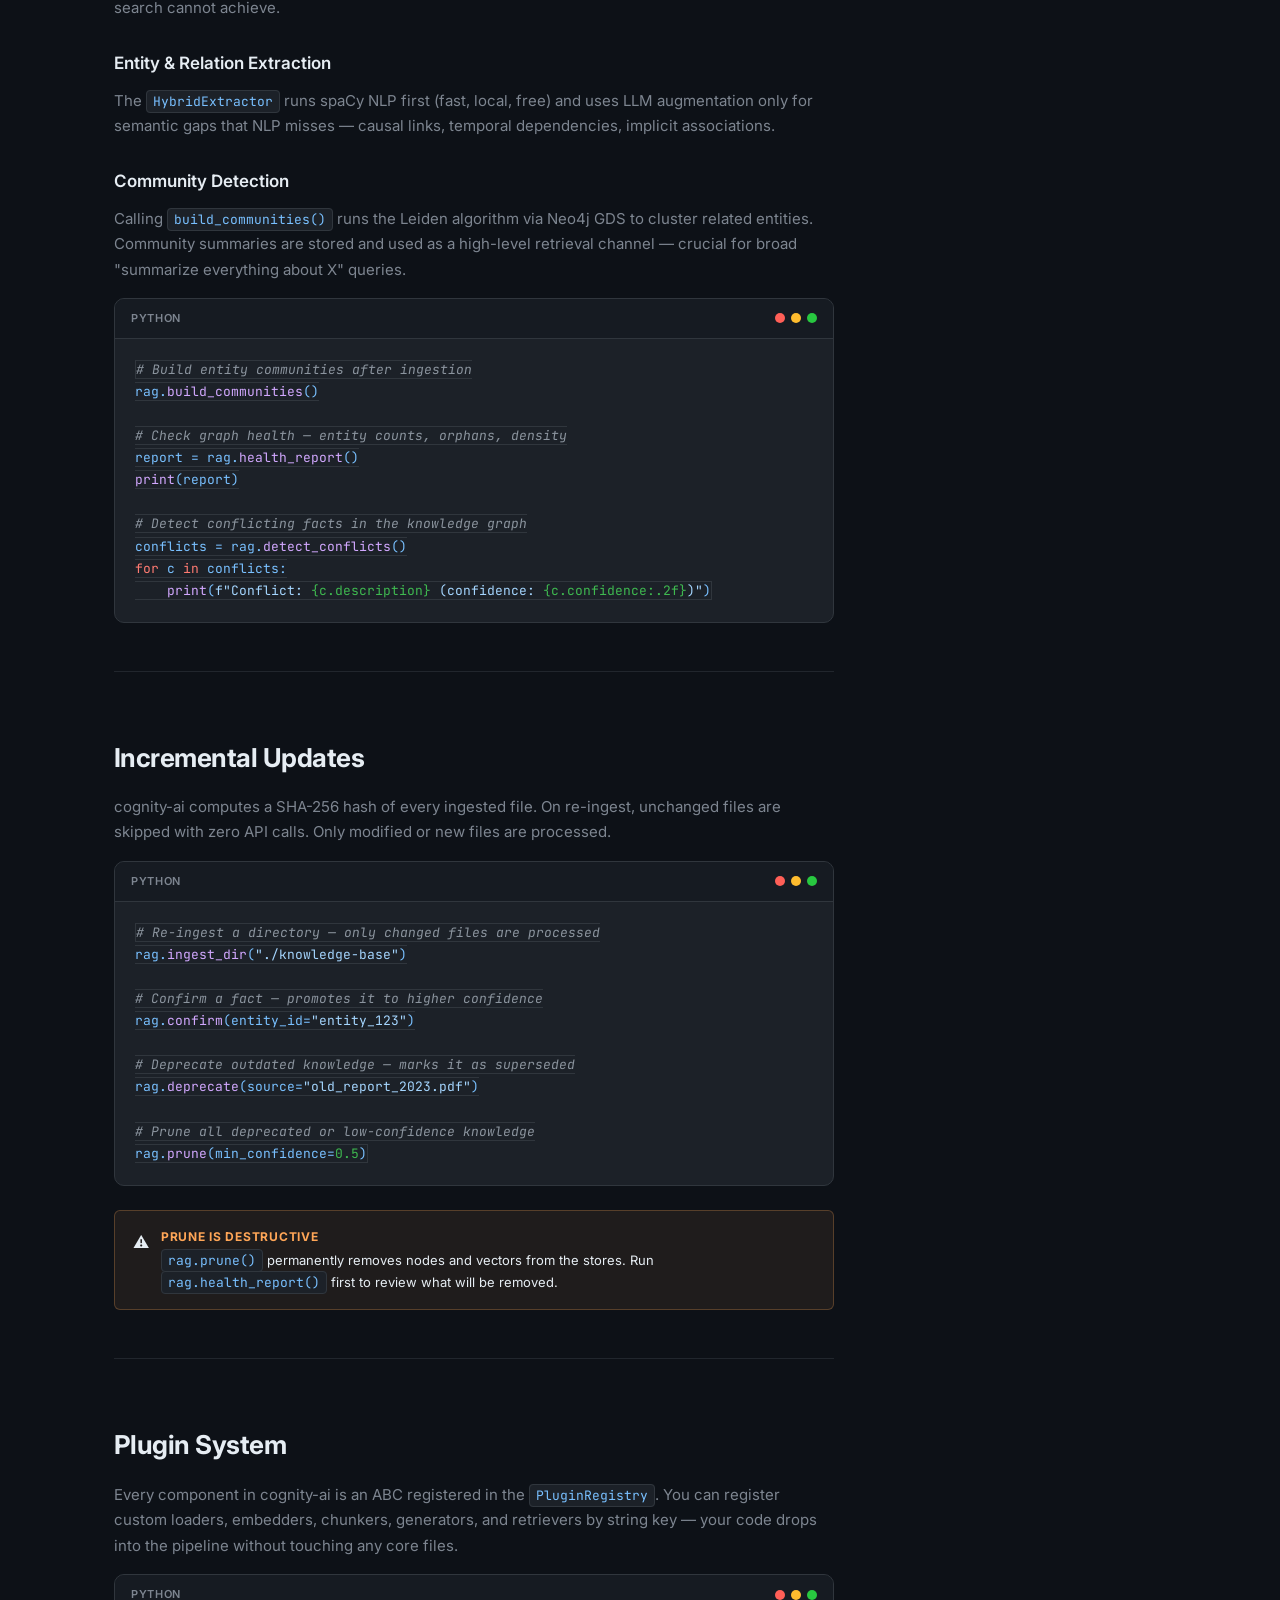
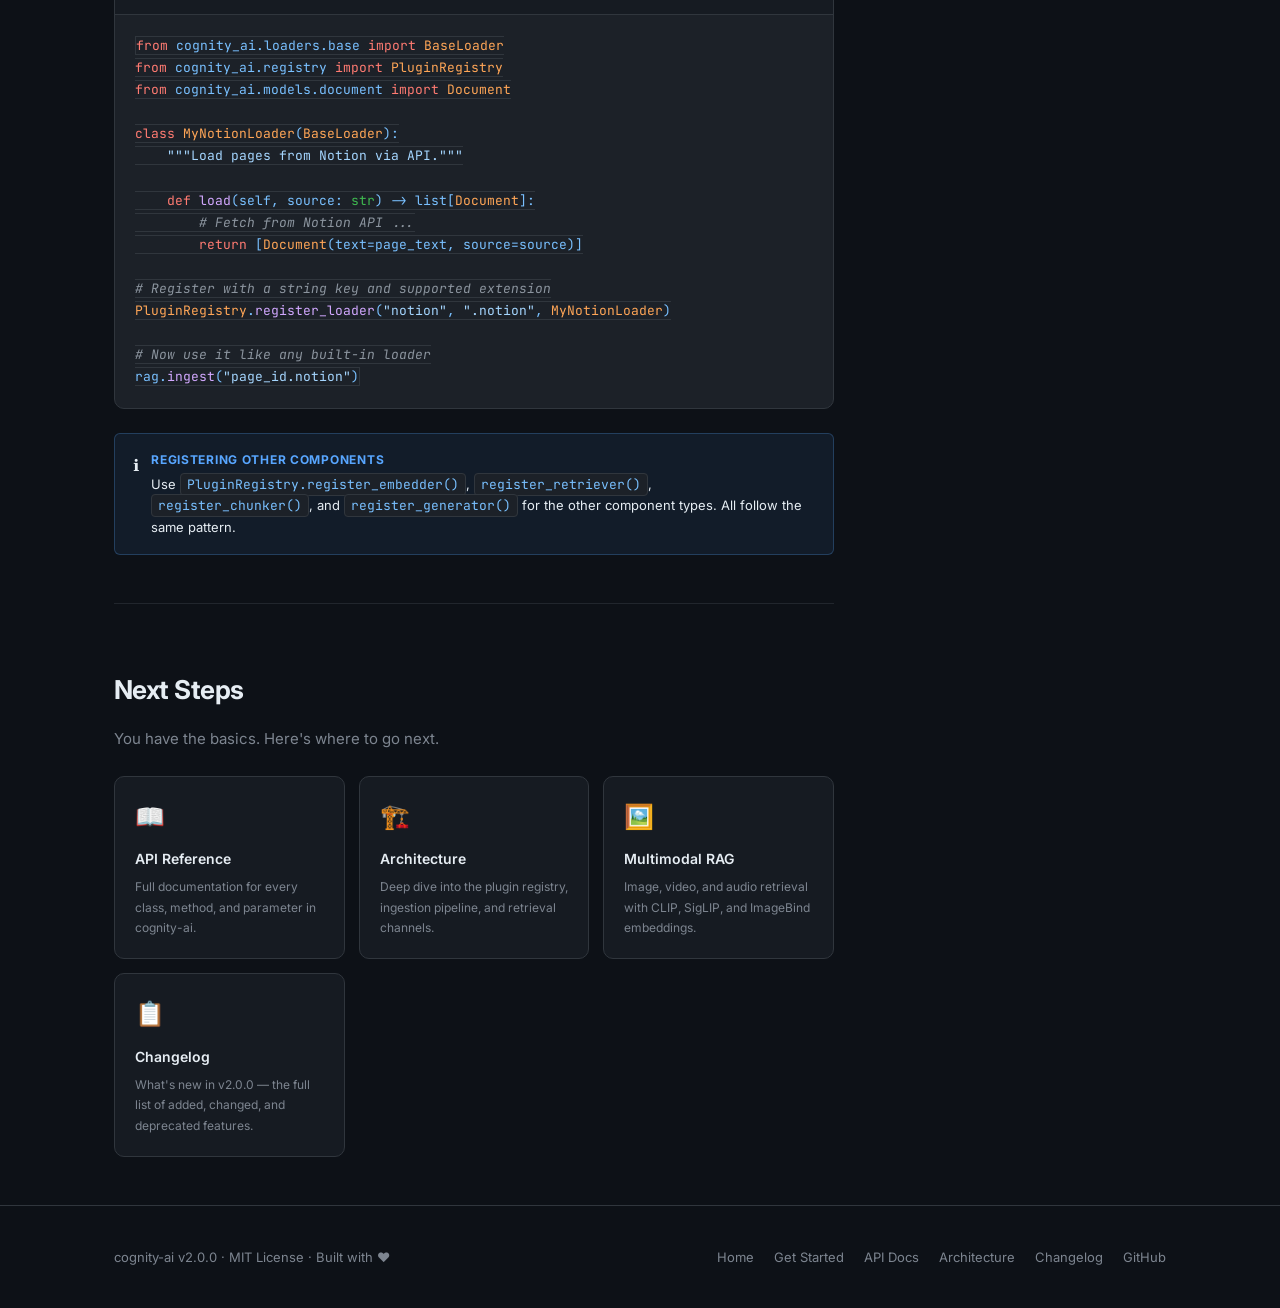
<file: docs/getting-started.html>
<!DOCTYPE html>
<html lang="en">
<head>
  <meta charset="UTF-8" />
  <meta name="viewport" content="width=device-width, initial-scale=1.0" />
  <title>Getting Started — cognity-ai</title>
  <link rel="preconnect" href="https://fonts.googleapis.com" />
  <link rel="preconnect" href="https://fonts.gstatic.com" crossorigin />
  <link href="https://fonts.googleapis.com/css2?family=Inter:wght@300;400;500;600;700&family=JetBrains+Mono:wght@400;500&display=swap" rel="stylesheet" />
  <style>
    *, *::before, *::after { box-sizing: border-box; margin: 0; padding: 0; }

    :root {
      --bg: #0d1117; --bg-card: #161b22; --bg-code: #1c2128;
      --border: #30363d; --border-light: #21262d;
      --text: #e6edf3; --text-muted: #7d8590; --text-dim: #484f58;
      --accent: #58a6ff; --accent-2: #bc8cff; --accent-3: #3fb950;
      --accent-4: #f78166; --accent-5: #ffa657; --accent-6: #79c0ff;
      --radius: 10px; --radius-sm: 6px;
      --font: 'Inter', system-ui, sans-serif;
      --mono: 'JetBrains Mono', 'Fira Code', monospace;
    }

    html { scroll-behavior: smooth; }
    body { background: var(--bg); color: var(--text); font-family: var(--font); font-size: 15px; line-height: 1.7; -webkit-font-smoothing: antialiased; }
    a { color: var(--accent); text-decoration: none; }
    a:hover { text-decoration: underline; }

    .container { max-width: 1100px; margin: 0 auto; padding: 0 24px; }

    /* Nav */
    nav { position: sticky; top: 0; z-index: 100; background: rgba(13,17,23,.92); backdrop-filter: blur(12px); border-bottom: 1px solid var(--border); }
    .nav-inner { display: flex; align-items: center; justify-content: space-between; height: 60px; }
    .nav-logo { display: flex; align-items: center; gap: 10px; font-size: 17px; font-weight: 700; color: var(--text); }
    .nav-logo .logo-icon { width: 28px; height: 28px; border-radius: 6px; background: linear-gradient(135deg, #58a6ff, #bc8cff); display: flex; align-items: center; justify-content: center; font-size: 14px; }
    .nav-links { display: flex; align-items: center; gap: 24px; }
    .nav-links a { color: var(--text-muted); font-size: 14px; font-weight: 500; transition: color .2s; }
    .nav-links a:hover { color: var(--text); text-decoration: none; }
    .nav-links a.nav-active { color: var(--accent); }
    .nav-github { display: flex; align-items: center; gap: 7px; padding: 7px 14px; border-radius: var(--radius-sm); background: var(--bg-card); border: 1px solid var(--border); color: var(--text) !important; font-size: 13px; font-weight: 500; transition: border-color .2s, background .2s; }
    .nav-github:hover { border-color: var(--accent); text-decoration: none !important; }

    /* Footer */
    footer { border-top: 1px solid var(--border); padding: 40px 0; color: var(--text-muted); font-size: 13px; }
    .footer-inner { display: flex; align-items: center; justify-content: space-between; flex-wrap: wrap; gap: 16px; }
    .footer-links { display: flex; gap: 20px; }
    .footer-links a { color: var(--text-muted); }
    .footer-links a:hover { color: var(--text); text-decoration: none; }

    /* Guide Layout */
    .guide-layout { display: grid; grid-template-columns: 1fr 200px; gap: 48px; max-width: 1100px; margin: 0 auto; padding: 48px 24px; }
    .guide-content { max-width: 720px; }
    .guide-toc { position: sticky; top: 80px; font-size: 12px; }
    .guide-toc-title { font-size: 11px; font-weight: 700; text-transform: uppercase; letter-spacing: .1em; color: var(--text-dim); margin-bottom: 10px; }
    .guide-toc a { display: block; padding: 3px 0; color: var(--text-muted); font-size: 12px; border-left: 2px solid transparent; padding-left: 8px; }
    .guide-toc a:hover { color: var(--accent); text-decoration: none; }
    .guide-toc a.active { color: var(--accent); border-left-color: var(--accent); }
    @media (max-width: 900px) { .guide-layout { grid-template-columns: 1fr; } .guide-toc { display: none; } }

    /* Typography */
    .section-label { font-size: 11px; font-weight: 700; text-transform: uppercase; letter-spacing: .1em; color: var(--accent); margin-bottom: 10px; }
    h2 { font-size: 26px; font-weight: 700; letter-spacing: -.02em; margin-bottom: 14px; margin-top: 56px; padding-top: 16px; }
    h2:first-of-type { margin-top: 0; }
    h3 { font-size: 17px; font-weight: 600; margin-bottom: 10px; margin-top: 28px; }
    p { margin-bottom: 16px; color: var(--text); }

    /* Code blocks */
    .code-block { background: var(--bg-code); border: 1px solid var(--border); border-radius: var(--radius); overflow: hidden; margin-bottom: 24px; }
    .code-header { display: flex; align-items: center; justify-content: space-between; padding: 10px 16px; border-bottom: 1px solid var(--border); background: var(--bg-card); }
    .code-lang { font-size: 11px; font-weight: 600; color: var(--text-muted); text-transform: uppercase; letter-spacing: .06em; }
    .code-dots { display: flex; gap: 6px; }
    .code-dots span { width: 10px; height: 10px; border-radius: 50%; }
    .code-dots .dot-r { background: #ff5f57; }
    .code-dots .dot-y { background: #febc2e; }
    .code-dots .dot-g { background: #28c840; }
    pre { padding: 20px; overflow-x: auto; font-family: var(--mono); font-size: 13px; line-height: 1.7; tab-size: 2; }
    pre code { background: none; padding: 0; border-radius: 0; font-size: inherit; }
    code { font-family: var(--mono); font-size: 13px; background: var(--bg-code); border: 1px solid var(--border); padding: 2px 6px; border-radius: 4px; color: var(--accent-6); }

    /* Syntax */
    .kw  { color: #ff7b72; }
    .st  { color: #a5d6ff; }
    .cm  { color: #8b949e; font-style: italic; }
    .fn  { color: #d2a8ff; }
    .cl  { color: #ffa657; }
    .nm  { color: #79c0ff; }
    .nb  { color: #3fb950; }

    /* Table */
    .table-wrap { overflow-x: auto; border-radius: var(--radius); border: 1px solid var(--border); margin-bottom: 24px; }
    table { width: 100%; border-collapse: collapse; }
    thead { background: var(--bg-card); }
    th { padding: 12px 16px; text-align: left; font-size: 12px; font-weight: 600; text-transform: uppercase; letter-spacing: .06em; color: var(--text-muted); border-bottom: 1px solid var(--border); }
    td { padding: 12px 16px; font-size: 13px; border-bottom: 1px solid var(--border-light); vertical-align: top; }
    tr:last-child td { border-bottom: none; }
    tr:hover td { background: rgba(255,255,255,.02); }
    td code { font-size: 12px; }

    /* Tabs */
    .tabs { display: flex; gap: 4px; margin-bottom: 16px; flex-wrap: wrap; }
    .tab { padding: 8px 16px; border-radius: 6px; font-size: 13px; font-weight: 500; background: var(--bg-card); border: 1px solid var(--border); color: var(--text-muted); cursor: pointer; transition: all .2s; }
    .tab:hover { border-color: var(--accent); color: var(--text); }
    .tab.active { background: var(--accent); color: #0d1117; border-color: var(--accent); }
    .tab-panel { display: none; }
    .tab-panel.active { display: block; }

    /* Admonitions */
    .admonition { border-radius: var(--radius-sm); padding: 16px 18px; margin-bottom: 24px; display: flex; gap: 12px; }
    .admonition-icon { font-size: 16px; flex-shrink: 0; margin-top: 2px; }
    .admonition-body { font-size: 13px; line-height: 1.6; }
    .admonition-body strong { display: block; font-size: 12px; font-weight: 700; text-transform: uppercase; letter-spacing: .06em; margin-bottom: 4px; }
    .admonition-note { background: rgba(88,166,255,.08); border: 1px solid rgba(88,166,255,.25); }
    .admonition-note .admonition-body strong { color: var(--accent); }
    .admonition-warn { background: rgba(255,166,87,.08); border: 1px solid rgba(255,166,87,.25); }
    .admonition-warn .admonition-body strong { color: var(--accent-5); }
    .admonition-tip  { background: rgba(63,185,80,.08); border: 1px solid rgba(63,185,80,.25); }
    .admonition-tip  .admonition-body strong { color: var(--accent-3); }

    /* Step callouts */
    .steps { list-style: none; margin-bottom: 24px; }
    .step { display: flex; gap: 16px; margin-bottom: 24px; }
    .step-num { width: 28px; height: 28px; border-radius: 50%; background: var(--accent); color: #0d1117; font-size: 13px; font-weight: 700; display: flex; align-items: center; justify-content: center; flex-shrink: 0; margin-top: 2px; }
    .step-body h3 { margin-top: 0; }
    .step-body p { margin-bottom: 0; }

    /* Next steps cards */
    .next-cards { display: grid; grid-template-columns: repeat(auto-fit, minmax(220px, 1fr)); gap: 14px; margin-top: 24px; }
    .next-card { background: var(--bg-card); border: 1px solid var(--border); border-radius: var(--radius); padding: 20px; transition: border-color .2s, transform .2s; }
    .next-card:hover { border-color: var(--accent); transform: translateY(-2px); text-decoration: none; }
    .next-card-icon { font-size: 24px; margin-bottom: 10px; }
    .next-card h4 { font-size: 14px; font-weight: 600; margin-bottom: 6px; color: var(--text); }
    .next-card p { font-size: 12px; color: var(--text-muted); margin-bottom: 0; }

    /* Badge */
    .badge { display: inline-flex; align-items: center; gap: 5px; padding: 4px 10px; border-radius: 4px; font-size: 11px; font-weight: 600; border: 1px solid; }
    .badge-blue   { color: #58a6ff; border-color: rgba(88,166,255,.3); background: rgba(88,166,255,.07); }
    .badge-green  { color: #3fb950; border-color: rgba(63,185,80,.3);  background: rgba(63,185,80,.07); }
    .badge-purple { color: #bc8cff; border-color: rgba(188,140,255,.3);background: rgba(188,140,255,.07); }
    .badge-orange { color: #ffa657; border-color: rgba(255,166,87,.3); background: rgba(255,166,87,.07); }

    /* Divider */
    .section-divider { border: none; border-top: 1px solid var(--border-light); margin: 48px 0; }

    :target { scroll-margin-top: 80px; }
    ::-webkit-scrollbar { width: 6px; height: 6px; }
    ::-webkit-scrollbar-track { background: var(--bg); }
    ::-webkit-scrollbar-thumb { background: var(--border); border-radius: 3px; }
    ::-webkit-scrollbar-thumb:hover { background: var(--text-dim); }
    @media (max-width: 768px) { .nav-links { display: none; } }
  </style>
</head>
<body>

<!-- NAV -->
<nav>
  <div class="container nav-inner">
    <a href="index.html" class="nav-logo" style="text-decoration:none">
      <div class="logo-icon">⚡</div>
      cognity-ai
    </a>
    <div class="nav-links">
      <a href="getting-started.html" class="nav-active">Get Started</a>
      <a href="api/index.html">API Docs</a>
      <a href="architecture.html">Architecture</a>
      <a href="changelog.html">Changelog</a>
      <a href="https://github.com/joshi-aayush/graph-rag" class="nav-github">
        <svg width="14" height="14" viewBox="0 0 16 16" fill="currentColor">
          <path d="M8 0C3.58 0 0 3.58 0 8c0 3.54 2.29 6.53 5.47 7.59.4.07.55-.17.55-.38 0-.19-.01-.82-.01-1.49-2.01.37-2.53-.49-2.69-.94-.09-.23-.48-.94-.82-1.13-.28-.15-.68-.52-.01-.53.63-.01 1.08.58 1.23.82.72 1.21 1.87.87 2.33.66.07-.52.28-.87.51-1.07-1.78-.2-3.64-.89-3.64-3.95 0-.87.31-1.59.82-2.15-.08-.2-.36-1.02.08-2.12 0 0 .67-.21 2.2.82.64-.18 1.32-.27 2-.27.68 0 1.36.09 2 .27 1.53-1.04 2.2-.82 2.2-.82.44 1.1.16 1.92.08 2.12.51.56.82 1.27.82 2.15 0 3.07-1.87 3.75-3.65 3.95.29.25.54.73.54 1.48 0 1.07-.01 1.93-.01 2.2 0 .21.15.46.55.38A8.013 8.013 0 0016 8c0-4.42-3.58-8-8-8z"/>
        </svg>
        GitHub
      </a>
    </div>
  </div>
</nav>

<!-- CONTENT -->
<div class="guide-layout">

  <!-- Main Content -->
  <main class="guide-content">

    <!-- Page Header -->
    <div style="padding: 48px 0 32px; border-bottom: 1px solid var(--border-light); margin-bottom: 48px;">
      <div class="section-label">Documentation</div>
      <h1 style="font-size:36px;font-weight:800;letter-spacing:-.02em;margin-bottom:8px;">Getting Started</h1>
      <p style="color:var(--text-muted);font-size:16px;">Install cognity-ai, configure your providers, and run your first RAG query.</p>
    </div>

    <!-- Section 1: Installation -->
    <section id="installation">
      <h2>Installation</h2>
      <p style="color:var(--text-muted);">cognity-ai requires <strong style="color:var(--text)">Python 3.11+</strong>. Choose an install profile that matches your stack, or install everything at once.</p>

      <div class="tabs" id="install-tabs">
        <button class="tab active" onclick="switchTab('install-tabs','install-default',this)">Default</button>
        <button class="tab" onclick="switchTab('install-tabs','install-openai',this)">OpenAI Stack</button>
        <button class="tab" onclick="switchTab('install-tabs','install-offline',this)">Fully Offline</button>
        <button class="tab" onclick="switchTab('install-tabs','install-all',this)">Everything</button>
      </div>

      <div id="install-default" class="tab-panel active">
        <div class="code-block">
          <div class="code-header">
            <span class="code-lang">bash</span>
            <div class="code-dots"><span class="dot-r"></span><span class="dot-y"></span><span class="dot-g"></span></div>
          </div>
          <pre><code><span class="cm"># Gemini + Neo4j + ChromaDB + spaCy + all file loaders</span>
pip install -e <span class="st">".[default]"</span></code></pre>
        </div>
      </div>

      <div id="install-openai" class="tab-panel">
        <div class="code-block">
          <div class="code-header">
            <span class="code-lang">bash</span>
            <div class="code-dots"><span class="dot-r"></span><span class="dot-y"></span><span class="dot-g"></span></div>
          </div>
          <pre><code><span class="cm"># OpenAI GPT + Qdrant + Neo4j + NLP + PDF + Office</span>
pip install <span class="st">cognity-ai[openai,qdrant,neo4j,nlp,pdf,office]</span></code></pre>
        </div>
      </div>

      <div id="install-offline" class="tab-panel">
        <div class="code-block">
          <div class="code-header">
            <span class="code-lang">bash</span>
            <div class="code-dots"><span class="dot-r"></span><span class="dot-y"></span><span class="dot-g"></span></div>
          </div>
          <pre><code><span class="cm"># SentenceTransformers + FAISS + NetworkX — no cloud required</span>
pip install <span class="st">cognity-ai[sentence-transformers,faiss,networkx,nlp,pdf]</span></code></pre>
        </div>
      </div>

      <div id="install-all" class="tab-panel">
        <div class="code-block">
          <div class="code-header">
            <span class="code-lang">bash</span>
            <div class="code-dots"><span class="dot-r"></span><span class="dot-y"></span><span class="dot-g"></span></div>
          </div>
          <pre><code><span class="cm"># All providers, all stores, all formats</span>
pip install -e <span class="st">".[all]"</span></code></pre>
        </div>
      </div>

      <div class="admonition admonition-note">
        <div class="admonition-icon">ℹ️</div>
        <div class="admonition-body">
          <strong>NLP model</strong>
          After installing any profile that includes <code>nlp</code>, download the spaCy English model:
          <div class="code-block" style="margin-top:10px;margin-bottom:0">
            <pre style="padding:12px 16px;"><code>python -m spacy download en_core_web_sm</code></pre>
          </div>
        </div>
      </div>
    </section>

    <hr class="section-divider" />

    <!-- Section 2: Configuration -->
    <section id="configuration">
      <h2>Configuration</h2>
      <p style="color:var(--text-muted);">All configuration is passed directly to the <code>RAGLibrary(...)</code> constructor as keyword arguments. No YAML files, no environment boilerplate — just Python.</p>

      <div class="table-wrap">
        <table>
          <thead>
            <tr>
              <th>Parameter</th>
              <th>Type</th>
              <th>Default</th>
              <th>Description</th>
            </tr>
          </thead>
          <tbody>
            <tr><td><code>llm</code></td><td><code>str</code></td><td><code>"gemini"</code></td><td>LLM generator provider key</td></tr>
            <tr><td><code>embedder</code></td><td><code>str</code></td><td><code>"gemini"</code></td><td>Embedding provider key</td></tr>
            <tr><td><code>vector_store</code></td><td><code>str</code></td><td><code>"chroma"</code></td><td>Vector store backend key</td></tr>
            <tr><td><code>graph_store</code></td><td><code>str</code></td><td><code>"neo4j"</code></td><td>Graph database backend key</td></tr>
            <tr><td><code>ocr</code></td><td><code>str</code></td><td><code>"gemini_vision"</code></td><td>OCR provider for image text extraction</td></tr>
            <tr><td><code>rag_method</code></td><td><code>str</code></td><td><code>"hybrid_graph"</code></td><td>Default retrieval strategy</td></tr>
            <tr><td><code>extraction</code></td><td><code>str</code></td><td><code>"hybrid"</code></td><td>Entity/relation extraction mode (<code>nlp</code>, <code>llm</code>, <code>hybrid</code>)</td></tr>
            <tr><td><code>chunker</code></td><td><code>str</code></td><td><code>"sentence"</code></td><td>Text chunking strategy</td></tr>
            <tr><td><code>page_index</code></td><td><code>str</code></td><td><code>"hybrid"</code></td><td>Page number detection strategy</td></tr>
          </tbody>
        </table>
      </div>

      <h3>Configuration examples</h3>
      <div class="code-block">
        <div class="code-header">
          <span class="code-lang">python</span>
          <div class="code-dots"><span class="dot-r"></span><span class="dot-y"></span><span class="dot-g"></span></div>
        </div>
        <pre><code><span class="kw">from</span> <span class="nm">cognity-ai</span> <span class="kw">import</span> <span class="cl">RAGLibrary</span>

<span class="cm"># Default stack — Gemini + Neo4j + ChromaDB</span>
<span class="nm">rag</span> = <span class="cl">RAGLibrary</span>()

<span class="cm"># OpenAI stack</span>
<span class="nm">rag</span> = <span class="cl">RAGLibrary</span>(
    llm=<span class="st">"openai"</span>,
    embedder=<span class="st">"openai"</span>,
    vector_store=<span class="st">"qdrant"</span>,
    graph_store=<span class="st">"neo4j"</span>,
)

<span class="cm"># Fully local / offline stack</span>
<span class="nm">rag</span> = <span class="cl">RAGLibrary</span>(
    llm=<span class="st">"ollama"</span>,
    embedder=<span class="st">"sentence_transformers"</span>,
    vector_store=<span class="st">"faiss"</span>,
    graph_store=<span class="st">"networkx"</span>,
    ocr=<span class="st">"tesseract"</span>,
    rag_method=<span class="st">"vector_only"</span>,
)

<span class="cm"># Anthropic + Bedrock embeddings</span>
<span class="nm">rag</span> = <span class="cl">RAGLibrary</span>(
    llm=<span class="st">"anthropic"</span>,
    embedder=<span class="st">"bedrock"</span>,
    vector_store=<span class="st">"pinecone"</span>,
    graph_store=<span class="st">"neo4j"</span>,
)</code></pre>
      </div>
    </section>

    <hr class="section-divider" />

    <!-- Section 3: Quickstart -->
    <section id="quickstart">
      <h2>Your First RAG Pipeline</h2>
      <p style="color:var(--text-muted);">Five steps from zero to a working, production-ready RAG pipeline.</p>

      <ol class="steps">
        <li class="step">
          <div class="step-num">1</div>
          <div class="step-body">
            <h3>Import &amp; Initialize</h3>
            <p style="color:var(--text-muted);margin-bottom:12px;">Create a <code>RAGLibrary</code> instance with your preferred providers.</p>
            <div class="code-block">
              <div class="code-header"><span class="code-lang">python</span><div class="code-dots"><span class="dot-r"></span><span class="dot-y"></span><span class="dot-g"></span></div></div>
              <pre><code><span class="kw">from</span> <span class="nm">cognity-ai</span> <span class="kw">import</span> <span class="cl">RAGLibrary</span>

<span class="nm">rag</span> = <span class="cl">RAGLibrary</span>()  <span class="cm"># uses smart defaults</span></code></pre>
            </div>
          </div>
        </li>

        <li class="step">
          <div class="step-num">2</div>
          <div class="step-body">
            <h3>Ingest Documents</h3>
            <p style="color:var(--text-muted);margin-bottom:12px;">Load individual files or recursively ingest an entire directory.</p>
            <div class="code-block">
              <div class="code-header"><span class="code-lang">python</span><div class="code-dots"><span class="dot-r"></span><span class="dot-y"></span><span class="dot-g"></span></div></div>
              <pre><code><span class="cm"># Individual files — any supported format</span>
<span class="nm">rag</span>.<span class="fn">ingest</span>(<span class="st">"report.pdf"</span>)
<span class="nm">rag</span>.<span class="fn">ingest</span>(<span class="st">"data.xlsx"</span>)
<span class="nm">rag</span>.<span class="fn">ingest</span>(<span class="st">"notes.docx"</span>)
<span class="nm">rag</span>.<span class="fn">ingest</span>(<span class="st">"diagram.png"</span>)   <span class="cm"># OCR'd automatically</span>

<span class="cm"># Batch ingest an entire directory (recursive)</span>
<span class="nm">rag</span>.<span class="fn">ingest_dir</span>(<span class="st">"./knowledge-base"</span>)</code></pre>
            </div>
          </div>
        </li>

        <li class="step">
          <div class="step-num">3</div>
          <div class="step-body">
            <h3>Build Communities (optional but recommended)</h3>
            <p style="color:var(--text-muted);margin-bottom:12px;">Community detection groups related entities into clusters, enabling global summarization queries and dramatically improving recall on broad questions.</p>
            <div class="code-block">
              <div class="code-header"><span class="code-lang">python</span><div class="code-dots"><span class="dot-r"></span><span class="dot-y"></span><span class="dot-g"></span></div></div>
              <pre><code><span class="nm">rag</span>.<span class="fn">build_communities</span>()  <span class="cm"># Leiden algorithm via GDS</span></code></pre>
            </div>
          </div>
        </li>

        <li class="step">
          <div class="step-num">4</div>
          <div class="step-body">
            <h3>Query</h3>
            <p style="color:var(--text-muted);margin-bottom:12px;">Ask natural language questions. The default <code>hybrid_graph</code> method fuses 4 retrieval channels for maximum accuracy.</p>
            <div class="code-block">
              <div class="code-header"><span class="code-lang">python</span><div class="code-dots"><span class="dot-r"></span><span class="dot-y"></span><span class="dot-g"></span></div></div>
              <pre><code><span class="nm">answer</span> = <span class="nm">rag</span>.<span class="fn">query</span>(<span class="st">"What are the main revenue drivers in Q3?"</span>)
<span class="fn">print</span>(<span class="nm">answer</span>)

<span class="cm"># Per-query method override</span>
<span class="nm">answer</span> = <span class="nm">rag</span>.<span class="fn">query</span>(<span class="st">"Summarize all themes"</span>, method=<span class="st">"multi_query"</span>)</code></pre>
            </div>
          </div>
        </li>

        <li class="step">
          <div class="step-num">5</div>
          <div class="step-body">
            <h3>Retrieve with Sources</h3>
            <p style="color:var(--text-muted);margin-bottom:12px;">Get structured results with source metadata, page numbers, confidence scores, and relevance ranks.</p>
            <div class="code-block">
              <div class="code-header"><span class="code-lang">python</span><div class="code-dots"><span class="dot-r"></span><span class="dot-y"></span><span class="dot-g"></span></div></div>
              <pre><code><span class="nm">result</span> = <span class="nm">rag</span>.<span class="fn">retrieve</span>(<span class="st">"key financial metrics"</span>, top_k=<span class="nb">5</span>)

<span class="kw">for</span> <span class="nm">chunk</span> <span class="kw">in</span> <span class="nm">result</span>.<span class="nm">chunks</span>:
    <span class="fn">print</span>(<span class="nm">chunk</span>.<span class="nm">text</span>)
    <span class="fn">print</span>(<span class="st">f"Source: </span><span class="nb">{chunk.source}</span><span class="st"> | Page: </span><span class="nb">{chunk.page}</span><span class="st"> | Score: </span><span class="nb">{chunk.score:.3f}</span><span class="st">"</span>)</code></pre>
            </div>
          </div>
        </li>
      </ol>
    </section>

    <hr class="section-divider" />

    <!-- Section 4: File Formats -->
    <section id="formats">
      <h2>File Format Support</h2>
      <p style="color:var(--text-muted);">cognity-ai ships with loaders for 14 file formats out of the box.</p>

      <div class="table-wrap">
        <table>
          <thead>
            <tr>
              <th>Format</th>
              <th>Extensions</th>
              <th>Loader</th>
              <th>Key Features</th>
            </tr>
          </thead>
          <tbody>
            <tr><td>Plain Text</td><td><code>.txt</code>, <code>.md</code></td><td><code>TextLoader</code></td><td>UTF-8, encoding detection, Markdown stripping</td></tr>
            <tr><td>PDF</td><td><code>.pdf</code></td><td><code>PDFLoader</code></td><td>Text, tables, embedded images, page boundaries, OCR fallback</td></tr>
            <tr><td>Word</td><td><code>.docx</code>, <code>.doc</code></td><td><code>DocxLoader</code></td><td>Paragraphs, tables, headers, embedded images auto-OCR'd</td></tr>
            <tr><td>Excel</td><td><code>.xlsx</code>, <code>.xls</code></td><td><code>ExcelLoader</code></td><td>Multi-sheet, cell types, named ranges, formula values</td></tr>
            <tr><td>CSV / TSV</td><td><code>.csv</code>, <code>.tsv</code></td><td><code>CSVLoader</code></td><td>Dialect detection, header inference, chunking by row count</td></tr>
            <tr><td>PowerPoint</td><td><code>.pptx</code>, <code>.ppt</code></td><td><code>PPTXLoader</code></td><td>Slide text, speaker notes, embedded images</td></tr>
            <tr><td>HTML</td><td><code>.html</code>, <code>.htm</code></td><td><code>HTMLLoader</code></td><td>Tag stripping, link extraction, heading hierarchy</td></tr>
            <tr><td>JSON</td><td><code>.json</code></td><td><code>JSONLoader</code></td><td>Nested object flattening, JSON Lines, key-path labels</td></tr>
            <tr><td>YAML</td><td><code>.yaml</code>, <code>.yml</code></td><td><code>JSONLoader</code></td><td>Parsed to dict, same flattening as JSON</td></tr>
            <tr><td>Images</td><td><code>.jpg</code>, <code>.png</code>, <code>.webp</code>, <code>.tiff</code>, <code>.bmp</code></td><td><code>ImageLoader</code></td><td>Full OCR, multi-page TIFF, optional base64 embedding</td></tr>
          </tbody>
        </table>
      </div>

      <div class="admonition admonition-tip">
        <div class="admonition-icon">💡</div>
        <div class="admonition-body">
          <strong>Embedded Images</strong>
          Images embedded inside DOCX, PDF, and PPTX files are automatically extracted, OCR'd with your configured provider, and injected back into the text at the correct character offset. No manual pre-processing required.
        </div>
      </div>
    </section>

    <hr class="section-divider" />

    <!-- Section 5: OCR -->
    <section id="ocr">
      <h2>OCR Configuration</h2>
      <p style="color:var(--text-muted);">cognity-ai uses a fallback chain for OCR. If the primary provider fails (missing key, rate limit, unsupported format), it automatically tries the next in chain.</p>

      <div class="table-wrap">
        <table>
          <thead>
            <tr>
              <th>Provider</th>
              <th>Key</th>
              <th>Method</th>
              <th>Best For</th>
              <th>Install</th>
            </tr>
          </thead>
          <tbody>
            <tr><td>Gemini Vision</td><td><code>"gemini_vision"</code></td><td>Multimodal LLM</td><td>Complex tables, mixed layouts</td><td><code>google-generativeai</code></td></tr>
            <tr><td>OpenAI Vision</td><td><code>"openai_vision"</code></td><td>GPT-4o Vision</td><td>General purpose, high accuracy</td><td><code>openai</code></td></tr>
            <tr><td>Claude Vision</td><td><code>"anthropic_vision"</code></td><td>Claude multimodal</td><td>Dense documents, reasoning</td><td><code>anthropic</code></td></tr>
            <tr><td>Azure Vision</td><td><code>"azure_vision"</code></td><td>Azure AI Vision</td><td>Enterprise, compliance</td><td><code>azure-ai-vision</code></td></tr>
            <tr><td>Bedrock Vision</td><td><code>"bedrock_vision"</code></td><td>Claude via Bedrock</td><td>AWS-native environments</td><td><code>boto3</code></td></tr>
            <tr><td>Tesseract</td><td><code>"tesseract"</code></td><td>Local OCR engine</td><td>Offline, no API cost</td><td><code>pytesseract</code></td></tr>
          </tbody>
        </table>
      </div>

      <div class="code-block">
        <div class="code-header"><span class="code-lang">python</span><div class="code-dots"><span class="dot-r"></span><span class="dot-y"></span><span class="dot-g"></span></div></div>
        <pre><code><span class="cm"># Set OCR provider at construction time</span>
<span class="nm">rag</span> = <span class="cl">RAGLibrary</span>(ocr=<span class="st">"openai_vision"</span>)

<span class="cm"># Or override per-ingest for a specific file</span>
<span class="nm">rag</span>.<span class="fn">ingest</span>(<span class="st">"scanned_report.pdf"</span>, ocr=<span class="st">"tesseract"</span>)</code></pre>
      </div>
    </section>

    <hr class="section-divider" />

    <!-- Section 6: Knowledge Graph -->
    <section id="knowledge-graph">
      <h2>Knowledge Graph</h2>
      <p style="color:var(--text-muted);">During ingestion, cognity-ai extracts entities and relationships from every document and builds a knowledge graph. The graph enables structured traversal and global summarization that pure vector search cannot achieve.</p>

      <h3>Entity &amp; Relation Extraction</h3>
      <p style="color:var(--text-muted);">The <code>HybridExtractor</code> runs spaCy NLP first (fast, local, free) and uses LLM augmentation only for semantic gaps that NLP misses — causal links, temporal dependencies, implicit associations.</p>

      <h3>Community Detection</h3>
      <p style="color:var(--text-muted);">Calling <code>build_communities()</code> runs the Leiden algorithm via Neo4j GDS to cluster related entities. Community summaries are stored and used as a high-level retrieval channel — crucial for broad "summarize everything about X" queries.</p>

      <div class="code-block">
        <div class="code-header"><span class="code-lang">python</span><div class="code-dots"><span class="dot-r"></span><span class="dot-y"></span><span class="dot-g"></span></div></div>
        <pre><code><span class="cm"># Build entity communities after ingestion</span>
<span class="nm">rag</span>.<span class="fn">build_communities</span>()

<span class="cm"># Check graph health — entity counts, orphans, density</span>
<span class="nm">report</span> = <span class="nm">rag</span>.<span class="fn">health_report</span>()
<span class="fn">print</span>(<span class="nm">report</span>)

<span class="cm"># Detect conflicting facts in the knowledge graph</span>
<span class="nm">conflicts</span> = <span class="nm">rag</span>.<span class="fn">detect_conflicts</span>()
<span class="kw">for</span> <span class="nm">c</span> <span class="kw">in</span> <span class="nm">conflicts</span>:
    <span class="fn">print</span>(<span class="st">f"Conflict: </span><span class="nb">{c.description}</span><span class="st"> (confidence: </span><span class="nb">{c.confidence:.2f}</span><span class="st">)"</span>)</code></pre>
      </div>
    </section>

    <hr class="section-divider" />

    <!-- Section 7: Incremental Updates -->
    <section id="incremental">
      <h2>Incremental Updates</h2>
      <p style="color:var(--text-muted);">cognity-ai computes a SHA-256 hash of every ingested file. On re-ingest, unchanged files are skipped with zero API calls. Only modified or new files are processed.</p>

      <div class="code-block">
        <div class="code-header"><span class="code-lang">python</span><div class="code-dots"><span class="dot-r"></span><span class="dot-y"></span><span class="dot-g"></span></div></div>
        <pre><code><span class="cm"># Re-ingest a directory — only changed files are processed</span>
<span class="nm">rag</span>.<span class="fn">ingest_dir</span>(<span class="st">"./knowledge-base"</span>)

<span class="cm"># Confirm a fact — promotes it to higher confidence</span>
<span class="nm">rag</span>.<span class="fn">confirm</span>(entity_id=<span class="st">"entity_123"</span>)

<span class="cm"># Deprecate outdated knowledge — marks it as superseded</span>
<span class="nm">rag</span>.<span class="fn">deprecate</span>(source=<span class="st">"old_report_2023.pdf"</span>)

<span class="cm"># Prune all deprecated or low-confidence knowledge</span>
<span class="nm">rag</span>.<span class="fn">prune</span>(min_confidence=<span class="nb">0.5</span>)</code></pre>
      </div>

      <div class="admonition admonition-warn">
        <div class="admonition-icon">⚠️</div>
        <div class="admonition-body">
          <strong>Prune is destructive</strong>
          <code>rag.prune()</code> permanently removes nodes and vectors from the stores. Run <code>rag.health_report()</code> first to review what will be removed.
        </div>
      </div>
    </section>

    <hr class="section-divider" />

    <!-- Section 8: Plugin System -->
    <section id="plugins">
      <h2>Plugin System</h2>
      <p style="color:var(--text-muted);">Every component in cognity-ai is an ABC registered in the <code>PluginRegistry</code>. You can register custom loaders, embedders, chunkers, generators, and retrievers by string key — your code drops into the pipeline without touching any core files.</p>

      <div class="code-block">
        <div class="code-header"><span class="code-lang">python</span><div class="code-dots"><span class="dot-r"></span><span class="dot-y"></span><span class="dot-g"></span></div></div>
        <pre><code><span class="kw">from</span> <span class="nm">cognity_ai.loaders.base</span> <span class="kw">import</span> <span class="cl">BaseLoader</span>
<span class="kw">from</span> <span class="nm">cognity_ai.registry</span> <span class="kw">import</span> <span class="cl">PluginRegistry</span>
<span class="kw">from</span> <span class="nm">cognity_ai.models.document</span> <span class="kw">import</span> <span class="cl">Document</span>

<span class="kw">class</span> <span class="cl">MyNotionLoader</span>(<span class="cl">BaseLoader</span>):
    <span class="st">"""Load pages from Notion via API."""</span>

    <span class="kw">def</span> <span class="fn">load</span>(<span class="nm">self</span>, source: <span class="nb">str</span>) -> list[<span class="cl">Document</span>]:
        <span class="cm"># Fetch from Notion API ...</span>
        <span class="kw">return</span> [<span class="cl">Document</span>(text=<span class="nm">page_text</span>, source=source)]

<span class="cm"># Register with a string key and supported extension</span>
<span class="cl">PluginRegistry</span>.<span class="fn">register_loader</span>(<span class="st">"notion"</span>, <span class="st">".notion"</span>, <span class="cl">MyNotionLoader</span>)

<span class="cm"># Now use it like any built-in loader</span>
<span class="nm">rag</span>.<span class="fn">ingest</span>(<span class="st">"page_id.notion"</span>)</code></pre>
      </div>

      <div class="admonition admonition-note">
        <div class="admonition-icon">ℹ️</div>
        <div class="admonition-body">
          <strong>Registering other components</strong>
          Use <code>PluginRegistry.register_embedder()</code>, <code>register_retriever()</code>, <code>register_chunker()</code>, and <code>register_generator()</code> for the other component types. All follow the same pattern.
        </div>
      </div>
    </section>

    <hr class="section-divider" />

    <!-- Section 9: Next Steps -->
    <section id="next-steps">
      <h2>Next Steps</h2>
      <p style="color:var(--text-muted);">You have the basics. Here's where to go next.</p>

      <div class="next-cards">
        <a href="api/index.html" class="next-card">
          <div class="next-card-icon">📖</div>
          <h4>API Reference</h4>
          <p>Full documentation for every class, method, and parameter in cognity-ai.</p>
        </a>
        <a href="architecture.html" class="next-card">
          <div class="next-card-icon">🏗️</div>
          <h4>Architecture</h4>
          <p>Deep dive into the plugin registry, ingestion pipeline, and retrieval channels.</p>
        </a>
        <a href="architecture.html#multimodal-arch" class="next-card">
          <div class="next-card-icon">🖼️</div>
          <h4>Multimodal RAG</h4>
          <p>Image, video, and audio retrieval with CLIP, SigLIP, and ImageBind embeddings.</p>
        </a>
        <a href="changelog.html" class="next-card">
          <div class="next-card-icon">📋</div>
          <h4>Changelog</h4>
          <p>What's new in v2.0.0 — the full list of added, changed, and deprecated features.</p>
        </a>
      </div>
    </section>

  </main>

  <!-- Sticky TOC -->
  <aside class="guide-toc">
    <div class="guide-toc-title">On this page</div>
    <a href="#installation">Installation</a>
    <a href="#configuration">Configuration</a>
    <a href="#quickstart">First Pipeline</a>
    <a href="#formats">File Formats</a>
    <a href="#ocr">OCR</a>
    <a href="#knowledge-graph">Knowledge Graph</a>
    <a href="#incremental">Incremental Updates</a>
    <a href="#plugins">Plugin System</a>
    <a href="#next-steps">Next Steps</a>
  </aside>

</div>

<!-- FOOTER -->
<footer>
  <div class="container footer-inner">
    <span>cognity-ai v2.0.0 · MIT License · Built with ❤️</span>
    <div class="footer-links">
      <a href="index.html">Home</a>
      <a href="getting-started.html">Get Started</a>
      <a href="api/index.html">API Docs</a>
      <a href="architecture.html">Architecture</a>
      <a href="changelog.html">Changelog</a>
      <a href="https://github.com/joshi-aayush/graph-rag">GitHub</a>
    </div>
  </div>
</footer>

<script>
  function switchTab(groupId, panelId, btn) {
    const group = document.getElementById(groupId);
    if (!group) return;
    group.querySelectorAll('.tab').forEach(t => t.classList.remove('active'));
    btn.classList.add('active');
    const panels = group.nextElementSibling
      ? group.parentElement.querySelectorAll('.tab-panel')
      : [];
    // find all sibling tab-panels
    let el = group.nextElementSibling;
    while (el) {
      if (el.classList.contains('tab-panel')) el.classList.remove('active');
      el = el.nextElementSibling;
    }
    const target = document.getElementById(panelId);
    if (target) target.classList.add('active');
  }

  // Highlight active TOC link on scroll
  const tocLinks = document.querySelectorAll('.guide-toc a');
  const sections = Array.from(tocLinks).map(l => document.querySelector(l.getAttribute('href')));
  window.addEventListener('scroll', () => {
    let current = sections[0];
    sections.forEach(s => { if (s && window.scrollY >= s.offsetTop - 100) current = s; });
    tocLinks.forEach(l => {
      l.classList.toggle('active', l.getAttribute('href') === '#' + (current && current.id));
    });
  }, { passive: true });
</script>
</body>
</html>
</file>
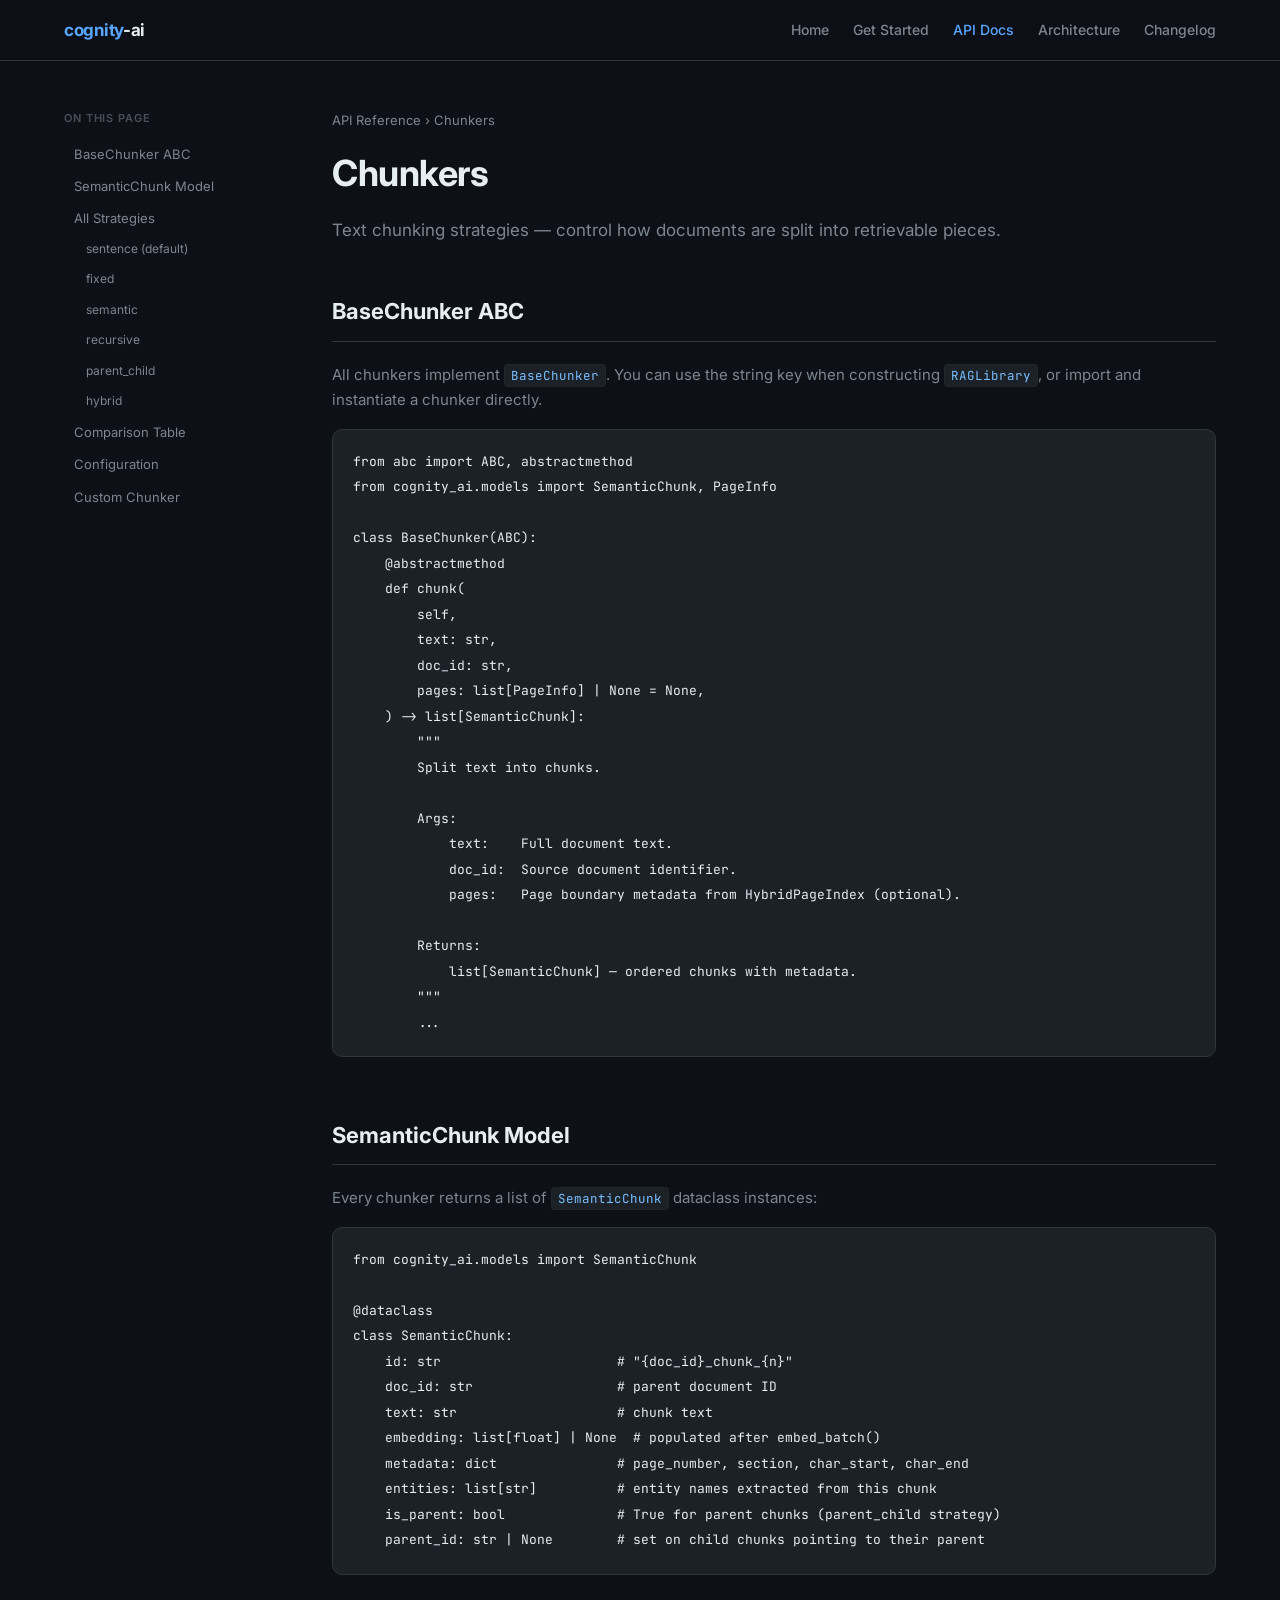
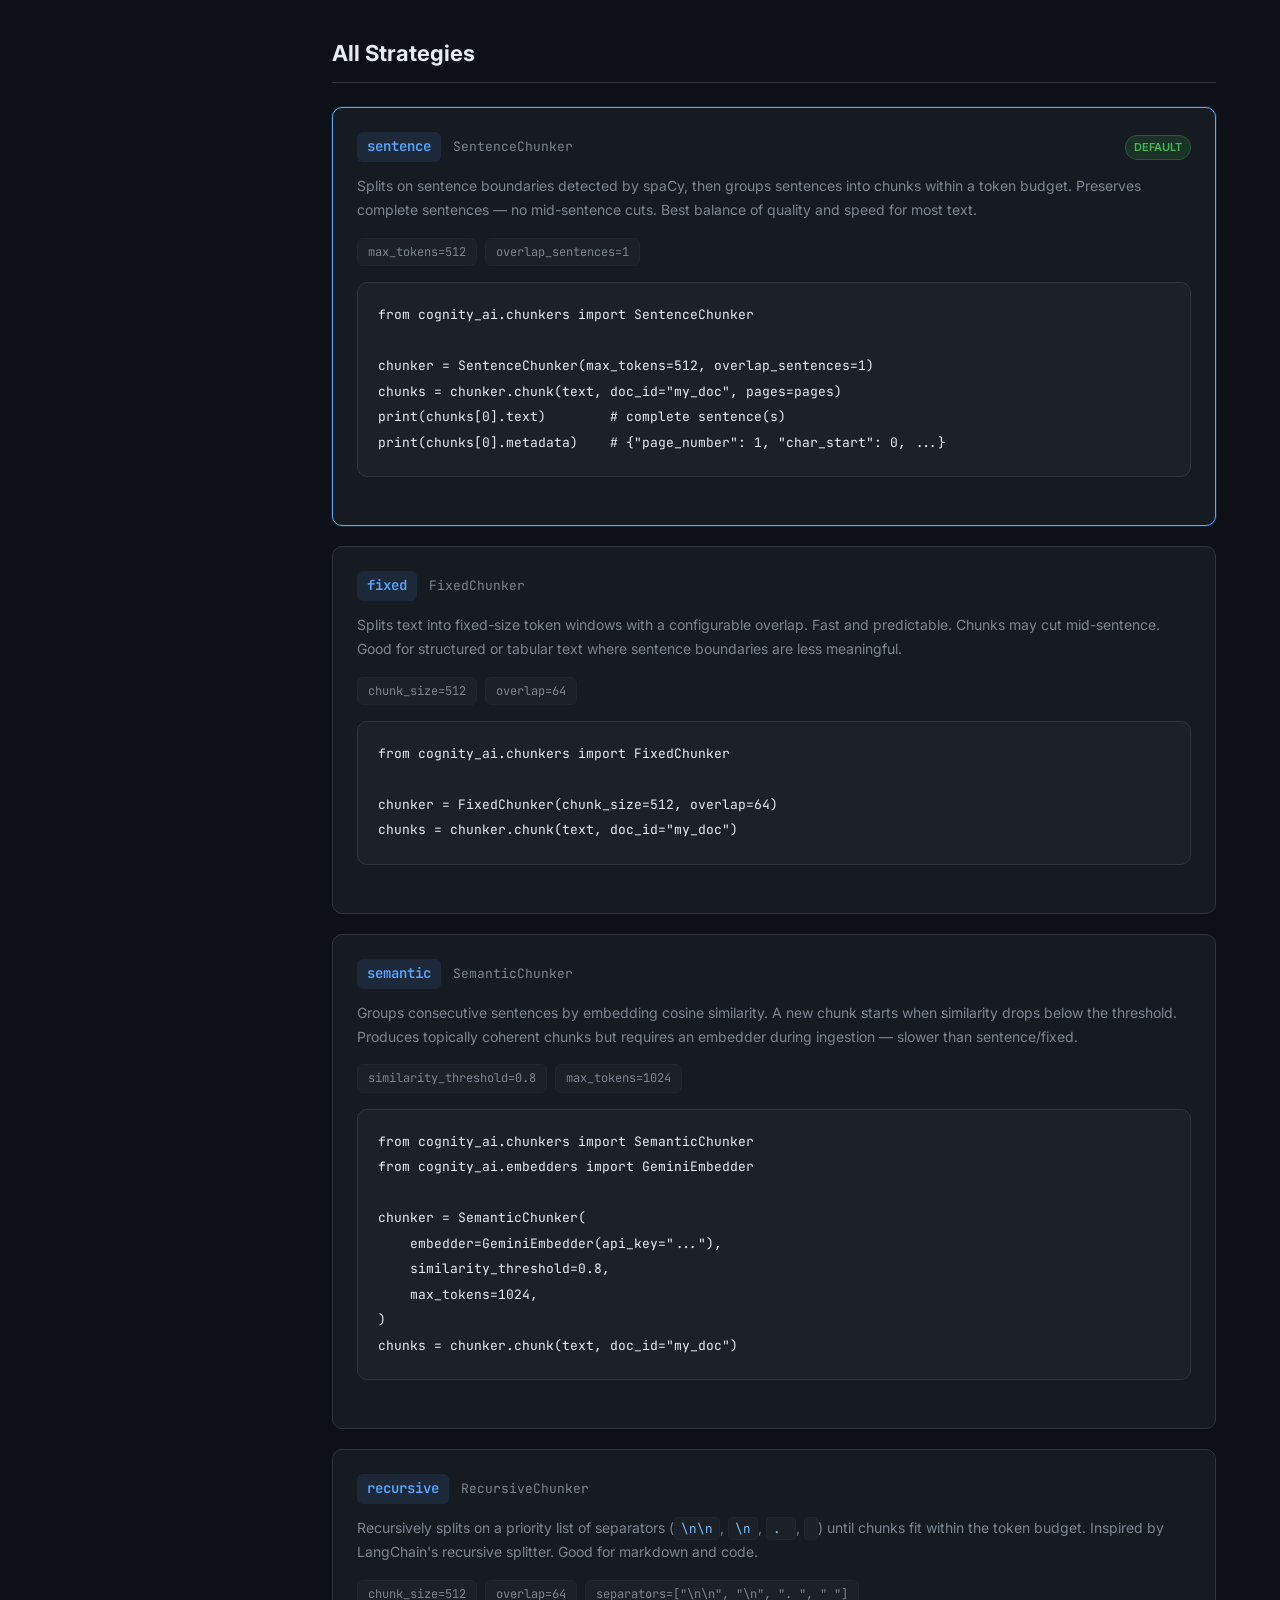
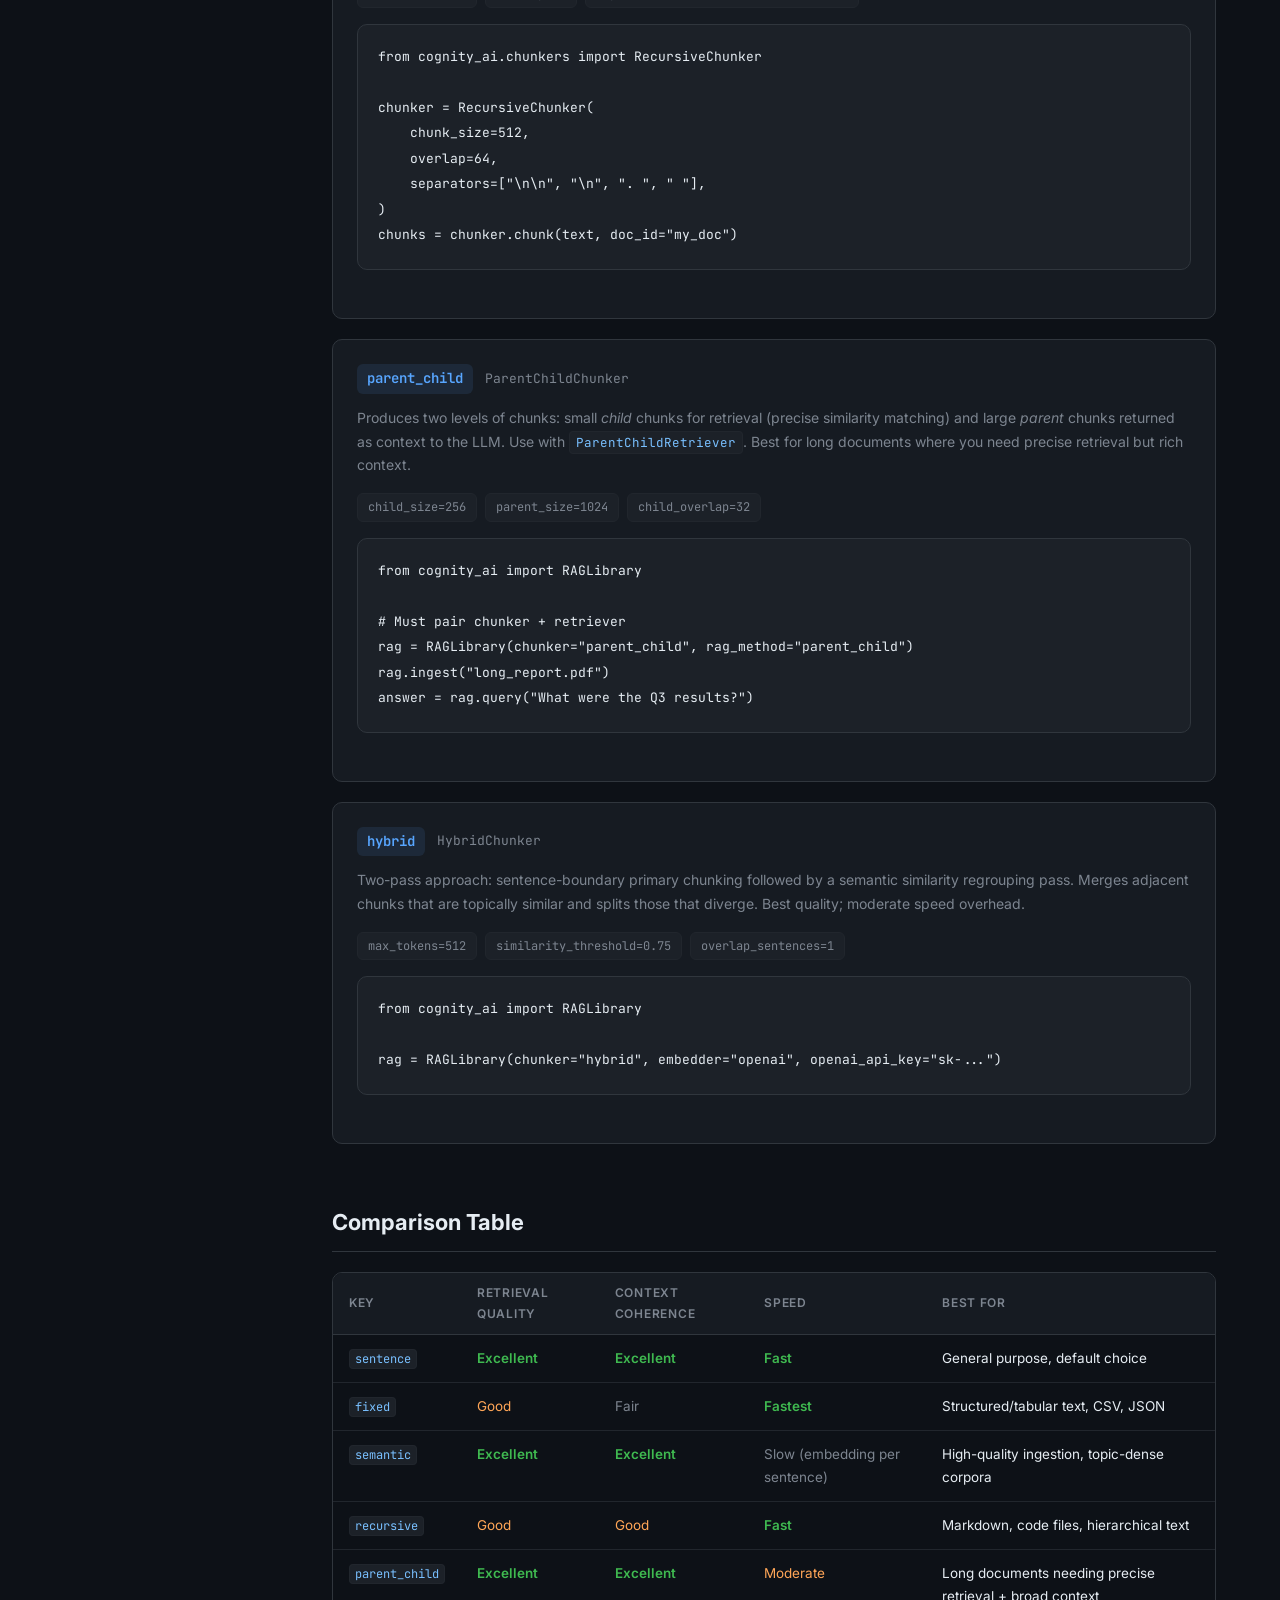
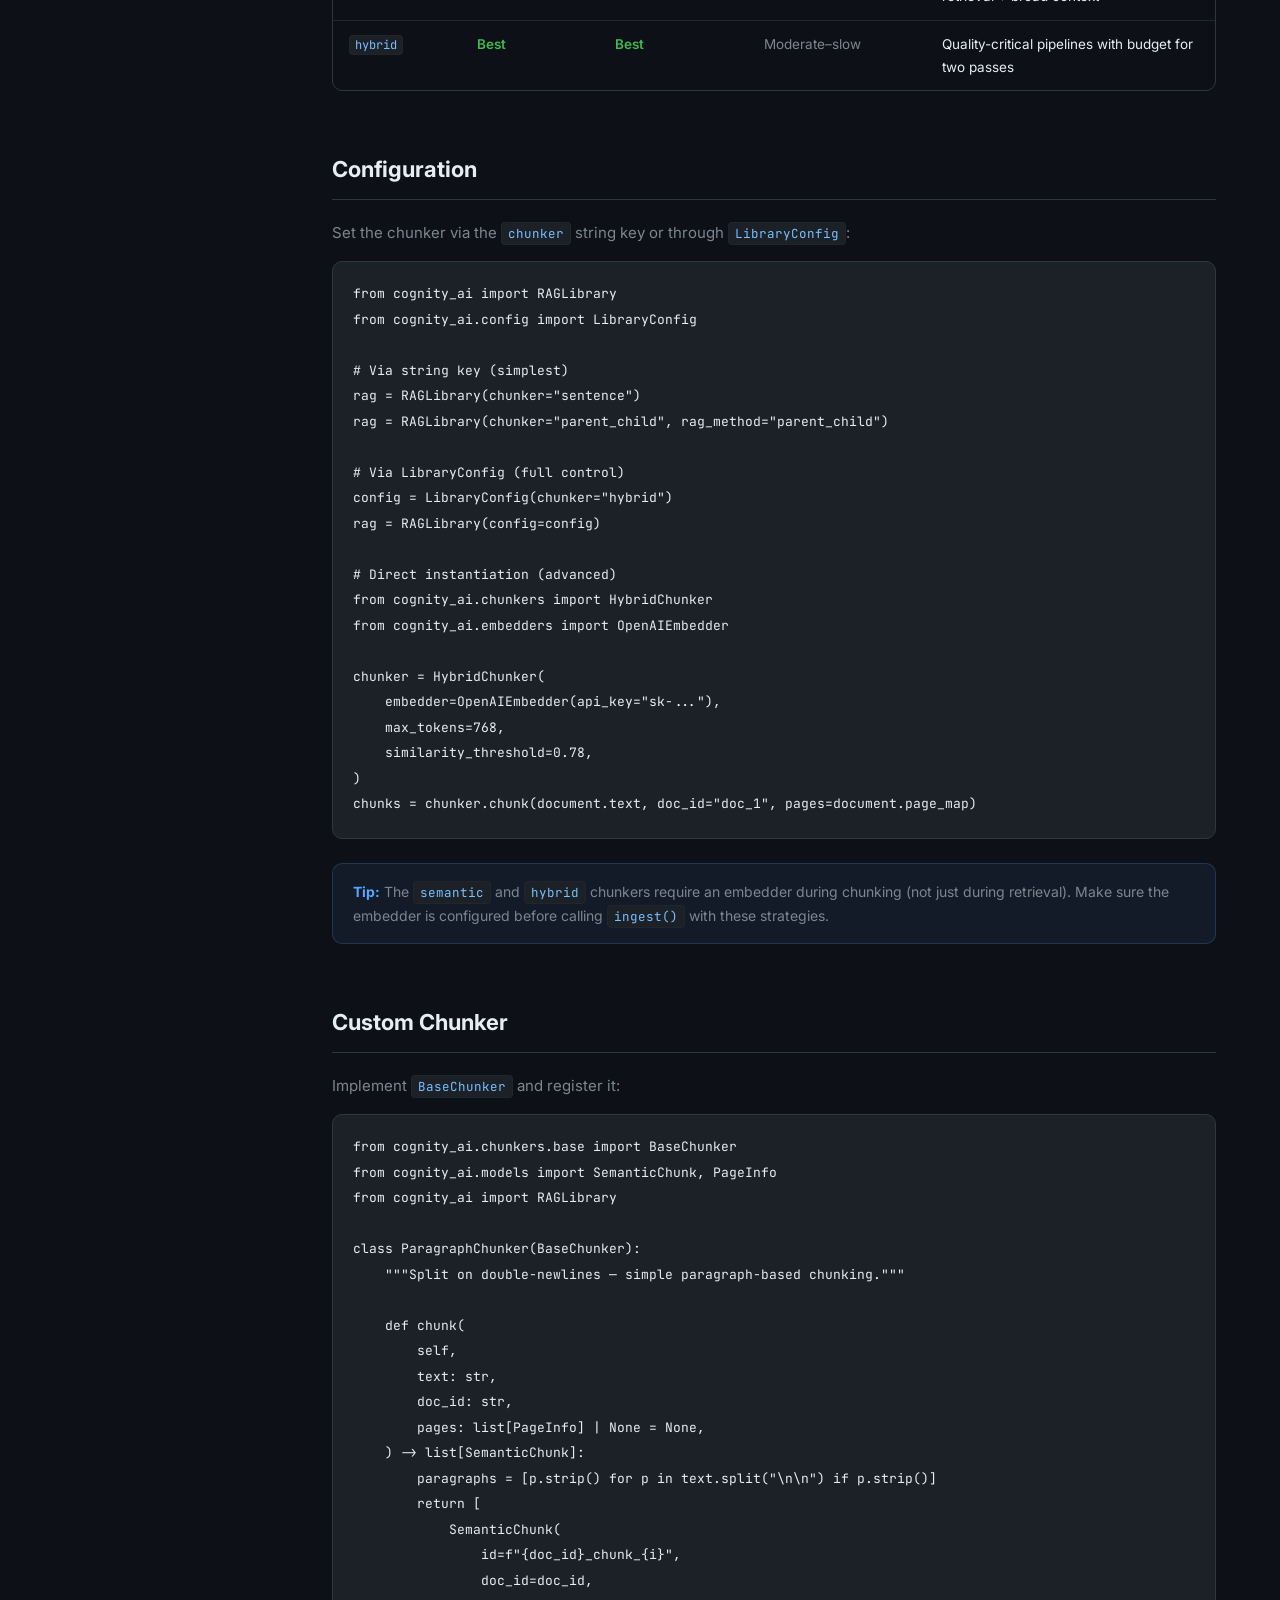
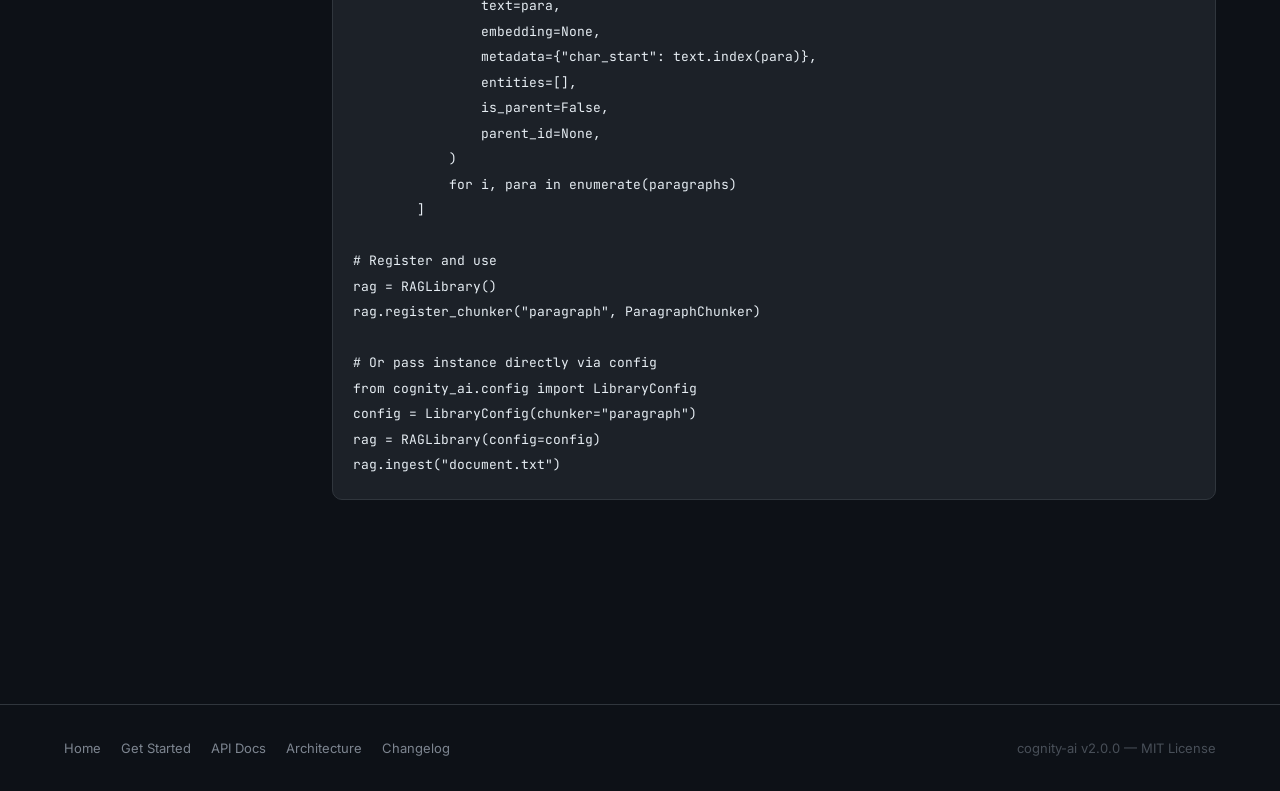
<file: docs/api/chunkers.html>
<!DOCTYPE html>
<html lang="en">
<head>
  <meta charset="UTF-8" />
  <meta name="viewport" content="width=device-width, initial-scale=1.0" />
  <title>Chunkers — cognity-ai API</title>
  <link rel="preconnect" href="https://fonts.googleapis.com" />
  <link rel="preconnect" href="https://fonts.gstatic.com" crossorigin />
  <link href="https://fonts.googleapis.com/css2?family=Inter:wght@300;400;500;600;700&family=JetBrains+Mono:wght@400;500&display=swap" rel="stylesheet" />
  <style>
    *, *::before, *::after { box-sizing: border-box; margin: 0; padding: 0; }
    :root {
      --bg: #0d1117; --bg-card: #161b22; --bg-code: #1c2128;
      --border: #30363d; --border-light: #21262d;
      --text: #e6edf3; --text-muted: #7d8590; --text-dim: #484f58;
      --accent: #58a6ff; --accent-2: #bc8cff; --accent-3: #3fb950;
      --accent-4: #f78166; --accent-5: #ffa657; --accent-6: #79c0ff;
      --radius: 10px; --radius-sm: 6px;
      --font: 'Inter', system-ui, sans-serif;
      --mono: 'JetBrains Mono', 'Fira Code', monospace;
    }
    html { scroll-behavior: smooth; }
    body { background: var(--bg); color: var(--text); font-family: var(--font); font-size: 15px; line-height: 1.7; -webkit-font-smoothing: antialiased; }
    a { color: var(--accent); text-decoration: none; }
    a:hover { text-decoration: underline; }
    .container { max-width: 1200px; margin: 0 auto; padding: 0 24px; }

    /* Nav */
    .nav { position: sticky; top: 0; z-index: 100; background: rgba(13,17,23,.95); border-bottom: 1px solid var(--border); backdrop-filter: blur(12px); }
    .nav-inner { display: flex; align-items: center; gap: 32px; height: 60px; }
    .nav-logo { font-weight: 700; font-size: 17px; color: var(--text); letter-spacing: -.3px; }
    .nav-logo span { color: var(--accent); }
    .nav-links { display: flex; gap: 24px; margin-left: auto; }
    .nav-links a { color: var(--text-muted); font-size: 14px; font-weight: 500; transition: color .15s; }
    .nav-links a:hover, .nav-links a.nav-active { color: var(--text); text-decoration: none; }
    .nav-links a.nav-active { color: var(--accent); }

    /* Layout */
    .page-layout { display: grid; grid-template-columns: 220px 1fr; gap: 48px; padding: 48px 0 80px; align-items: start; }
    @media (max-width: 900px) { .page-layout { grid-template-columns: 1fr; } .toc { display: none; } }

    /* TOC */
    .toc { position: sticky; top: 80px; }
    .toc-title { font-size: 11px; font-weight: 600; text-transform: uppercase; letter-spacing: .08em; color: var(--text-dim); margin-bottom: 12px; }
    .toc-links { display: flex; flex-direction: column; gap: 4px; }
    .toc-links a { font-size: 13px; color: var(--text-muted); padding: 3px 8px; border-radius: var(--radius-sm); transition: all .15s; border-left: 2px solid transparent; }
    .toc-links a:hover { color: var(--text); text-decoration: none; }
    .toc-links a.active { color: var(--accent); border-left-color: var(--accent); background: rgba(88,166,255,.06); }
    .toc-links a.sub { padding-left: 20px; font-size: 12px; }

    /* Content */
    .content { min-width: 0; }
    .page-header { margin-bottom: 48px; }
    .breadcrumb { font-size: 13px; color: var(--text-muted); margin-bottom: 12px; }
    .breadcrumb a { color: var(--text-muted); }
    .breadcrumb a:hover { color: var(--accent); }
    .page-title { font-size: 36px; font-weight: 700; letter-spacing: -.5px; margin-bottom: 12px; }
    .page-subtitle { color: var(--text-muted); font-size: 17px; }

    section { margin-bottom: 60px; }
    h2 { font-size: 22px; font-weight: 700; margin-bottom: 20px; padding-bottom: 10px; border-bottom: 1px solid var(--border); scroll-margin-top: 80px; }
    h3 { font-size: 17px; font-weight: 600; margin: 28px 0 12px; color: var(--accent-6); }
    p { color: var(--text-muted); margin-bottom: 16px; }

    /* Code */
    pre { background: var(--bg-code); border: 1px solid var(--border); border-radius: var(--radius); padding: 20px; overflow-x: auto; margin: 16px 0 24px; }
    code { font-family: var(--mono); font-size: 13px; line-height: 1.6; color: var(--text); }
    :not(pre) > code { background: var(--bg-code); border: 1px solid var(--border-light); border-radius: 4px; padding: 2px 6px; font-size: 12.5px; color: var(--accent-6); }

    /* Table */
    .table-wrap { overflow-x: auto; margin: 16px 0 28px; border: 1px solid var(--border); border-radius: var(--radius); }
    table { width: 100%; border-collapse: collapse; }
    th { background: var(--bg-card); color: var(--text-muted); font-size: 12px; font-weight: 600; text-transform: uppercase; letter-spacing: .06em; padding: 10px 16px; text-align: left; border-bottom: 1px solid var(--border); }
    td { padding: 12px 16px; border-bottom: 1px solid var(--border-light); font-size: 13.5px; vertical-align: top; }
    tr:last-child td { border-bottom: none; }
    td code { background: var(--bg-code); border: 1px solid var(--border-light); border-radius: 4px; padding: 1px 5px; font-size: 12px; color: var(--accent-6); }

    /* Chunker cards */
    .chunker-grid { display: grid; gap: 20px; margin-top: 24px; }
    .chunker-card { background: var(--bg-card); border: 1px solid var(--border); border-radius: var(--radius); padding: 24px; }
    .chunker-card.default { border-color: var(--accent); box-shadow: 0 0 0 1px rgba(88,166,255,.15); }
    .chunker-header { display: flex; align-items: center; gap: 12px; margin-bottom: 12px; }
    .chunker-key { font-family: var(--mono); font-size: 14px; font-weight: 600; color: var(--accent); background: rgba(88,166,255,.1); padding: 3px 10px; border-radius: var(--radius-sm); }
    .chunker-class { font-family: var(--mono); font-size: 13px; color: var(--text-muted); }
    .badge-default { background: rgba(63,185,80,.15); color: var(--accent-3); border: 1px solid rgba(63,185,80,.3); border-radius: 20px; font-size: 11px; font-weight: 600; padding: 2px 8px; margin-left: auto; }
    .chunker-desc { color: var(--text-muted); font-size: 14px; margin-bottom: 16px; }
    .config-list { list-style: none; display: flex; flex-wrap: wrap; gap: 8px; margin-bottom: 12px; }
    .config-list li { background: var(--bg-code); border: 1px solid var(--border-light); border-radius: var(--radius-sm); padding: 3px 10px; font-family: var(--mono); font-size: 12px; color: var(--text-muted); }

    /* Comparison table highlight */
    .best { color: var(--accent-3); font-weight: 600; }
    .good { color: var(--accent-5); }
    .ok { color: var(--text-muted); }

    /* Alert/note box */
    .note { background: rgba(88,166,255,.07); border: 1px solid rgba(88,166,255,.2); border-radius: var(--radius); padding: 16px 20px; margin: 20px 0; font-size: 14px; color: var(--text-muted); }
    .note strong { color: var(--accent); }

    /* Footer */
    footer { border-top: 1px solid var(--border); padding: 32px 0; margin-top: 64px; }
    .footer-inner { display: flex; justify-content: space-between; align-items: center; flex-wrap: wrap; gap: 16px; }
    .footer-links { display: flex; gap: 20px; }
    .footer-links a { color: var(--text-muted); font-size: 13px; }
    .footer-links a:hover { color: var(--accent); text-decoration: none; }
    .footer-copy { color: var(--text-dim); font-size: 13px; }
  </style>
</head>
<body>

<nav class="nav">
  <div class="container nav-inner">
    <a href="../index.html" class="nav-logo" style="text-decoration:none"><span>cognity</span>-ai</a>
    <div class="nav-links">
      <a href="../index.html">Home</a>
      <a href="../getting-started.html">Get Started</a>
      <a href="index.html" class="nav-active">API Docs</a>
      <a href="../architecture.html">Architecture</a>
      <a href="../changelog.html">Changelog</a>
    </div>
  </div>
</nav>

<div class="container">
  <div class="page-layout">
    <aside class="toc">
      <div class="toc-title">On this page</div>
      <nav class="toc-links">
        <a href="#base">BaseChunker ABC</a>
        <a href="#semantic-chunk">SemanticChunk Model</a>
        <a href="#strategies">All Strategies</a>
        <a href="#sentence" class="sub">sentence (default)</a>
        <a href="#fixed" class="sub">fixed</a>
        <a href="#semantic" class="sub">semantic</a>
        <a href="#recursive" class="sub">recursive</a>
        <a href="#parent-child" class="sub">parent_child</a>
        <a href="#hybrid" class="sub">hybrid</a>
        <a href="#comparison">Comparison Table</a>
        <a href="#config">Configuration</a>
        <a href="#custom">Custom Chunker</a>
      </nav>
    </aside>

    <main class="content">
      <div class="page-header">
        <div class="breadcrumb"><a href="index.html">API Reference</a> › Chunkers</div>
        <h1 class="page-title">Chunkers</h1>
        <p class="page-subtitle">Text chunking strategies — control how documents are split into retrievable pieces.</p>
      </div>

      <section id="base">
        <h2>BaseChunker ABC</h2>
        <p>All chunkers implement <code>BaseChunker</code>. You can use the string key when constructing <code>RAGLibrary</code>, or import and instantiate a chunker directly.</p>
        <pre><code>from abc import ABC, abstractmethod
from cognity_ai.models import SemanticChunk, PageInfo

class BaseChunker(ABC):
    @abstractmethod
    def chunk(
        self,
        text: str,
        doc_id: str,
        pages: list[PageInfo] | None = None,
    ) -> list[SemanticChunk]:
        """
        Split text into chunks.

        Args:
            text:    Full document text.
            doc_id:  Source document identifier.
            pages:   Page boundary metadata from HybridPageIndex (optional).

        Returns:
            list[SemanticChunk] — ordered chunks with metadata.
        """
        ...</code></pre>
      </section>

      <section id="semantic-chunk">
        <h2>SemanticChunk Model</h2>
        <p>Every chunker returns a list of <code>SemanticChunk</code> dataclass instances:</p>
        <pre><code>from cognity_ai.models import SemanticChunk

@dataclass
class SemanticChunk:
    id: str                      # "{doc_id}_chunk_{n}"
    doc_id: str                  # parent document ID
    text: str                    # chunk text
    embedding: list[float] | None  # populated after embed_batch()
    metadata: dict               # page_number, section, char_start, char_end
    entities: list[str]          # entity names extracted from this chunk
    is_parent: bool              # True for parent chunks (parent_child strategy)
    parent_id: str | None        # set on child chunks pointing to their parent</code></pre>
      </section>

      <section id="strategies">
        <h2>All Strategies</h2>

        <div class="chunker-grid">

          <div class="chunker-card default" id="sentence">
            <div class="chunker-header">
              <span class="chunker-key">sentence</span>
              <span class="chunker-class">SentenceChunker</span>
              <span class="badge-default">DEFAULT</span>
            </div>
            <p class="chunker-desc">Splits on sentence boundaries detected by spaCy, then groups sentences into chunks within a token budget. Preserves complete sentences — no mid-sentence cuts. Best balance of quality and speed for most text.</p>
            <div class="config-list">
              <li>max_tokens=512</li>
              <li>overlap_sentences=1</li>
            </div>
            <pre><code>from cognity_ai.chunkers import SentenceChunker

chunker = SentenceChunker(max_tokens=512, overlap_sentences=1)
chunks = chunker.chunk(text, doc_id="my_doc", pages=pages)
print(chunks[0].text)        # complete sentence(s)
print(chunks[0].metadata)    # {"page_number": 1, "char_start": 0, ...}</code></pre>
          </div>

          <div class="chunker-card" id="fixed">
            <div class="chunker-header">
              <span class="chunker-key">fixed</span>
              <span class="chunker-class">FixedChunker</span>
            </div>
            <p class="chunker-desc">Splits text into fixed-size token windows with a configurable overlap. Fast and predictable. Chunks may cut mid-sentence. Good for structured or tabular text where sentence boundaries are less meaningful.</p>
            <div class="config-list">
              <li>chunk_size=512</li>
              <li>overlap=64</li>
            </div>
            <pre><code>from cognity_ai.chunkers import FixedChunker

chunker = FixedChunker(chunk_size=512, overlap=64)
chunks = chunker.chunk(text, doc_id="my_doc")</code></pre>
          </div>

          <div class="chunker-card" id="semantic">
            <div class="chunker-header">
              <span class="chunker-key">semantic</span>
              <span class="chunker-class">SemanticChunker</span>
            </div>
            <p class="chunker-desc">Groups consecutive sentences by embedding cosine similarity. A new chunk starts when similarity drops below the threshold. Produces topically coherent chunks but requires an embedder during ingestion — slower than sentence/fixed.</p>
            <div class="config-list">
              <li>similarity_threshold=0.8</li>
              <li>max_tokens=1024</li>
            </div>
            <pre><code>from cognity_ai.chunkers import SemanticChunker
from cognity_ai.embedders import GeminiEmbedder

chunker = SemanticChunker(
    embedder=GeminiEmbedder(api_key="..."),
    similarity_threshold=0.8,
    max_tokens=1024,
)
chunks = chunker.chunk(text, doc_id="my_doc")</code></pre>
          </div>

          <div class="chunker-card" id="recursive">
            <div class="chunker-header">
              <span class="chunker-key">recursive</span>
              <span class="chunker-class">RecursiveChunker</span>
            </div>
            <p class="chunker-desc">Recursively splits on a priority list of separators (<code>\n\n</code>, <code>\n</code>, <code>. </code>, <code> </code>) until chunks fit within the token budget. Inspired by LangChain's recursive splitter. Good for markdown and code.</p>
            <div class="config-list">
              <li>chunk_size=512</li>
              <li>overlap=64</li>
              <li>separators=["\n\n", "\n", ". ", " "]</li>
            </div>
            <pre><code>from cognity_ai.chunkers import RecursiveChunker

chunker = RecursiveChunker(
    chunk_size=512,
    overlap=64,
    separators=["\n\n", "\n", ". ", " "],
)
chunks = chunker.chunk(text, doc_id="my_doc")</code></pre>
          </div>

          <div class="chunker-card" id="parent-child">
            <div class="chunker-header">
              <span class="chunker-key">parent_child</span>
              <span class="chunker-class">ParentChildChunker</span>
            </div>
            <p class="chunker-desc">Produces two levels of chunks: small <em>child</em> chunks for retrieval (precise similarity matching) and large <em>parent</em> chunks returned as context to the LLM. Use with <code>ParentChildRetriever</code>. Best for long documents where you need precise retrieval but rich context.</p>
            <div class="config-list">
              <li>child_size=256</li>
              <li>parent_size=1024</li>
              <li>child_overlap=32</li>
            </div>
            <pre><code>from cognity_ai import RAGLibrary

# Must pair chunker + retriever
rag = RAGLibrary(chunker="parent_child", rag_method="parent_child")
rag.ingest("long_report.pdf")
answer = rag.query("What were the Q3 results?")</code></pre>
          </div>

          <div class="chunker-card" id="hybrid">
            <div class="chunker-header">
              <span class="chunker-key">hybrid</span>
              <span class="chunker-class">HybridChunker</span>
            </div>
            <p class="chunker-desc">Two-pass approach: sentence-boundary primary chunking followed by a semantic similarity regrouping pass. Merges adjacent chunks that are topically similar and splits those that diverge. Best quality; moderate speed overhead.</p>
            <div class="config-list">
              <li>max_tokens=512</li>
              <li>similarity_threshold=0.75</li>
              <li>overlap_sentences=1</li>
            </div>
            <pre><code>from cognity_ai import RAGLibrary

rag = RAGLibrary(chunker="hybrid", embedder="openai", openai_api_key="sk-...")</code></pre>
          </div>

        </div>
      </section>

      <section id="comparison">
        <h2>Comparison Table</h2>
        <div class="table-wrap">
          <table>
            <thead>
              <tr>
                <th>Key</th>
                <th>Retrieval Quality</th>
                <th>Context Coherence</th>
                <th>Speed</th>
                <th>Best For</th>
              </tr>
            </thead>
            <tbody>
              <tr>
                <td><code>sentence</code></td>
                <td class="best">Excellent</td>
                <td class="best">Excellent</td>
                <td class="best">Fast</td>
                <td>General purpose, default choice</td>
              </tr>
              <tr>
                <td><code>fixed</code></td>
                <td class="good">Good</td>
                <td class="ok">Fair</td>
                <td class="best">Fastest</td>
                <td>Structured/tabular text, CSV, JSON</td>
              </tr>
              <tr>
                <td><code>semantic</code></td>
                <td class="best">Excellent</td>
                <td class="best">Excellent</td>
                <td class="ok">Slow (embedding per sentence)</td>
                <td>High-quality ingestion, topic-dense corpora</td>
              </tr>
              <tr>
                <td><code>recursive</code></td>
                <td class="good">Good</td>
                <td class="good">Good</td>
                <td class="best">Fast</td>
                <td>Markdown, code files, hierarchical text</td>
              </tr>
              <tr>
                <td><code>parent_child</code></td>
                <td class="best">Excellent</td>
                <td class="best">Excellent</td>
                <td class="good">Moderate</td>
                <td>Long documents needing precise retrieval + broad context</td>
              </tr>
              <tr>
                <td><code>hybrid</code></td>
                <td class="best">Best</td>
                <td class="best">Best</td>
                <td class="ok">Moderate–slow</td>
                <td>Quality-critical pipelines with budget for two passes</td>
              </tr>
            </tbody>
          </table>
        </div>
      </section>

      <section id="config">
        <h2>Configuration</h2>
        <p>Set the chunker via the <code>chunker</code> string key or through <code>LibraryConfig</code>:</p>
        <pre><code>from cognity_ai import RAGLibrary
from cognity_ai.config import LibraryConfig

# Via string key (simplest)
rag = RAGLibrary(chunker="sentence")
rag = RAGLibrary(chunker="parent_child", rag_method="parent_child")

# Via LibraryConfig (full control)
config = LibraryConfig(chunker="hybrid")
rag = RAGLibrary(config=config)

# Direct instantiation (advanced)
from cognity_ai.chunkers import HybridChunker
from cognity_ai.embedders import OpenAIEmbedder

chunker = HybridChunker(
    embedder=OpenAIEmbedder(api_key="sk-..."),
    max_tokens=768,
    similarity_threshold=0.78,
)
chunks = chunker.chunk(document.text, doc_id="doc_1", pages=document.page_map)</code></pre>

        <div class="note">
          <strong>Tip:</strong> The <code>semantic</code> and <code>hybrid</code> chunkers require an embedder during chunking (not just during retrieval). Make sure the embedder is configured before calling <code>ingest()</code> with these strategies.
        </div>
      </section>

      <section id="custom">
        <h2>Custom Chunker</h2>
        <p>Implement <code>BaseChunker</code> and register it:</p>
        <pre><code>from cognity_ai.chunkers.base import BaseChunker
from cognity_ai.models import SemanticChunk, PageInfo
from cognity_ai import RAGLibrary

class ParagraphChunker(BaseChunker):
    """Split on double-newlines — simple paragraph-based chunking."""

    def chunk(
        self,
        text: str,
        doc_id: str,
        pages: list[PageInfo] | None = None,
    ) -> list[SemanticChunk]:
        paragraphs = [p.strip() for p in text.split("\n\n") if p.strip()]
        return [
            SemanticChunk(
                id=f"{doc_id}_chunk_{i}",
                doc_id=doc_id,
                text=para,
                embedding=None,
                metadata={"char_start": text.index(para)},
                entities=[],
                is_parent=False,
                parent_id=None,
            )
            for i, para in enumerate(paragraphs)
        ]

# Register and use
rag = RAGLibrary()
rag.register_chunker("paragraph", ParagraphChunker)

# Or pass instance directly via config
from cognity_ai.config import LibraryConfig
config = LibraryConfig(chunker="paragraph")
rag = RAGLibrary(config=config)
rag.ingest("document.txt")</code></pre>
      </section>

    </main>
  </div>
</div>

<footer>
  <div class="container footer-inner">
    <div class="footer-links">
      <a href="../index.html">Home</a>
      <a href="../getting-started.html">Get Started</a>
      <a href="index.html">API Docs</a>
      <a href="../architecture.html">Architecture</a>
      <a href="../changelog.html">Changelog</a>
    </div>
    <span class="footer-copy">cognity-ai v2.0.0 — MIT License</span>
  </div>
</footer>

<script>
  const tocLinks = document.querySelectorAll('.toc-links a');
  const sections = Array.from(tocLinks).map(l => {
    const id = l.getAttribute('href').replace('#', '');
    return document.getElementById(id);
  }).filter(Boolean);
  window.addEventListener('scroll', () => {
    let current = null;
    for (const s of sections) {
      if (window.scrollY >= s.offsetTop - 100) current = s;
    }
    tocLinks.forEach(l => {
      l.classList.toggle('active', l.getAttribute('href') === '#' + (current && current.id));
    });
  }, { passive: true });
</script>
</body>
</html>
</file>
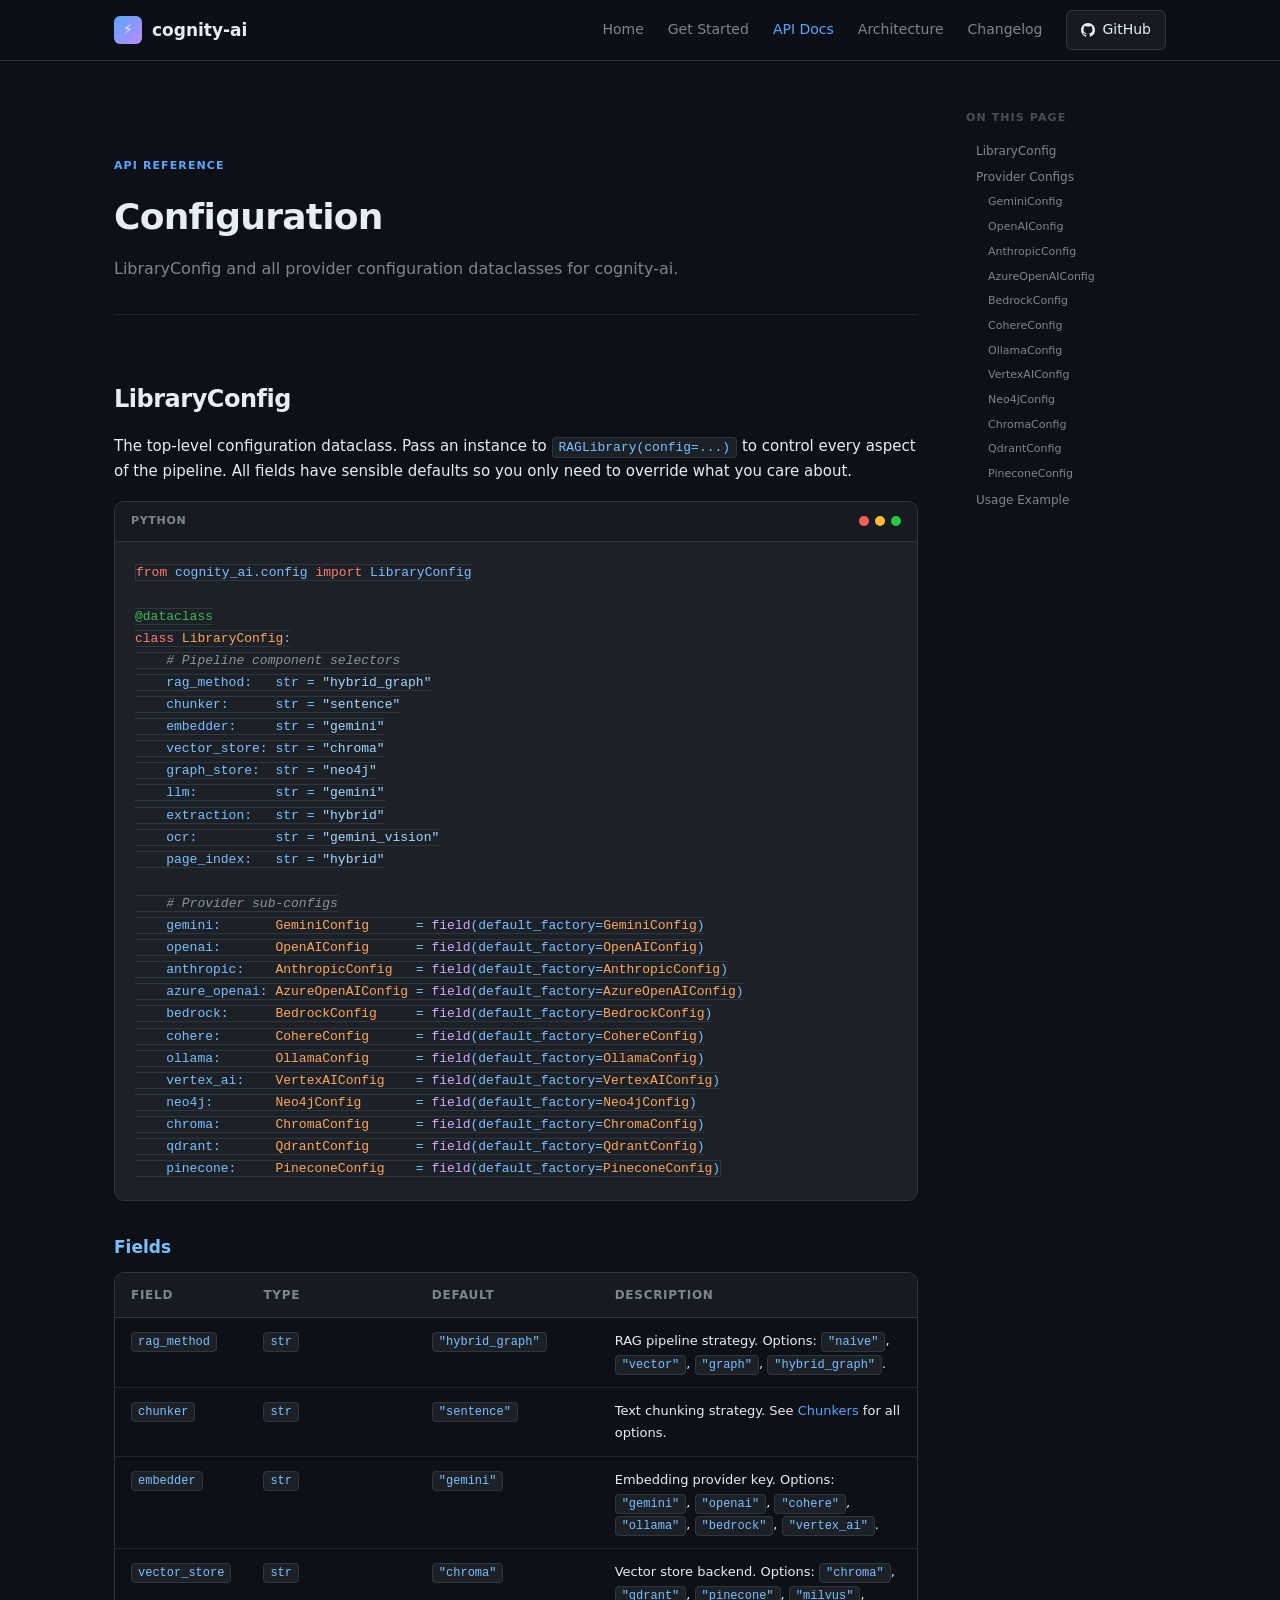
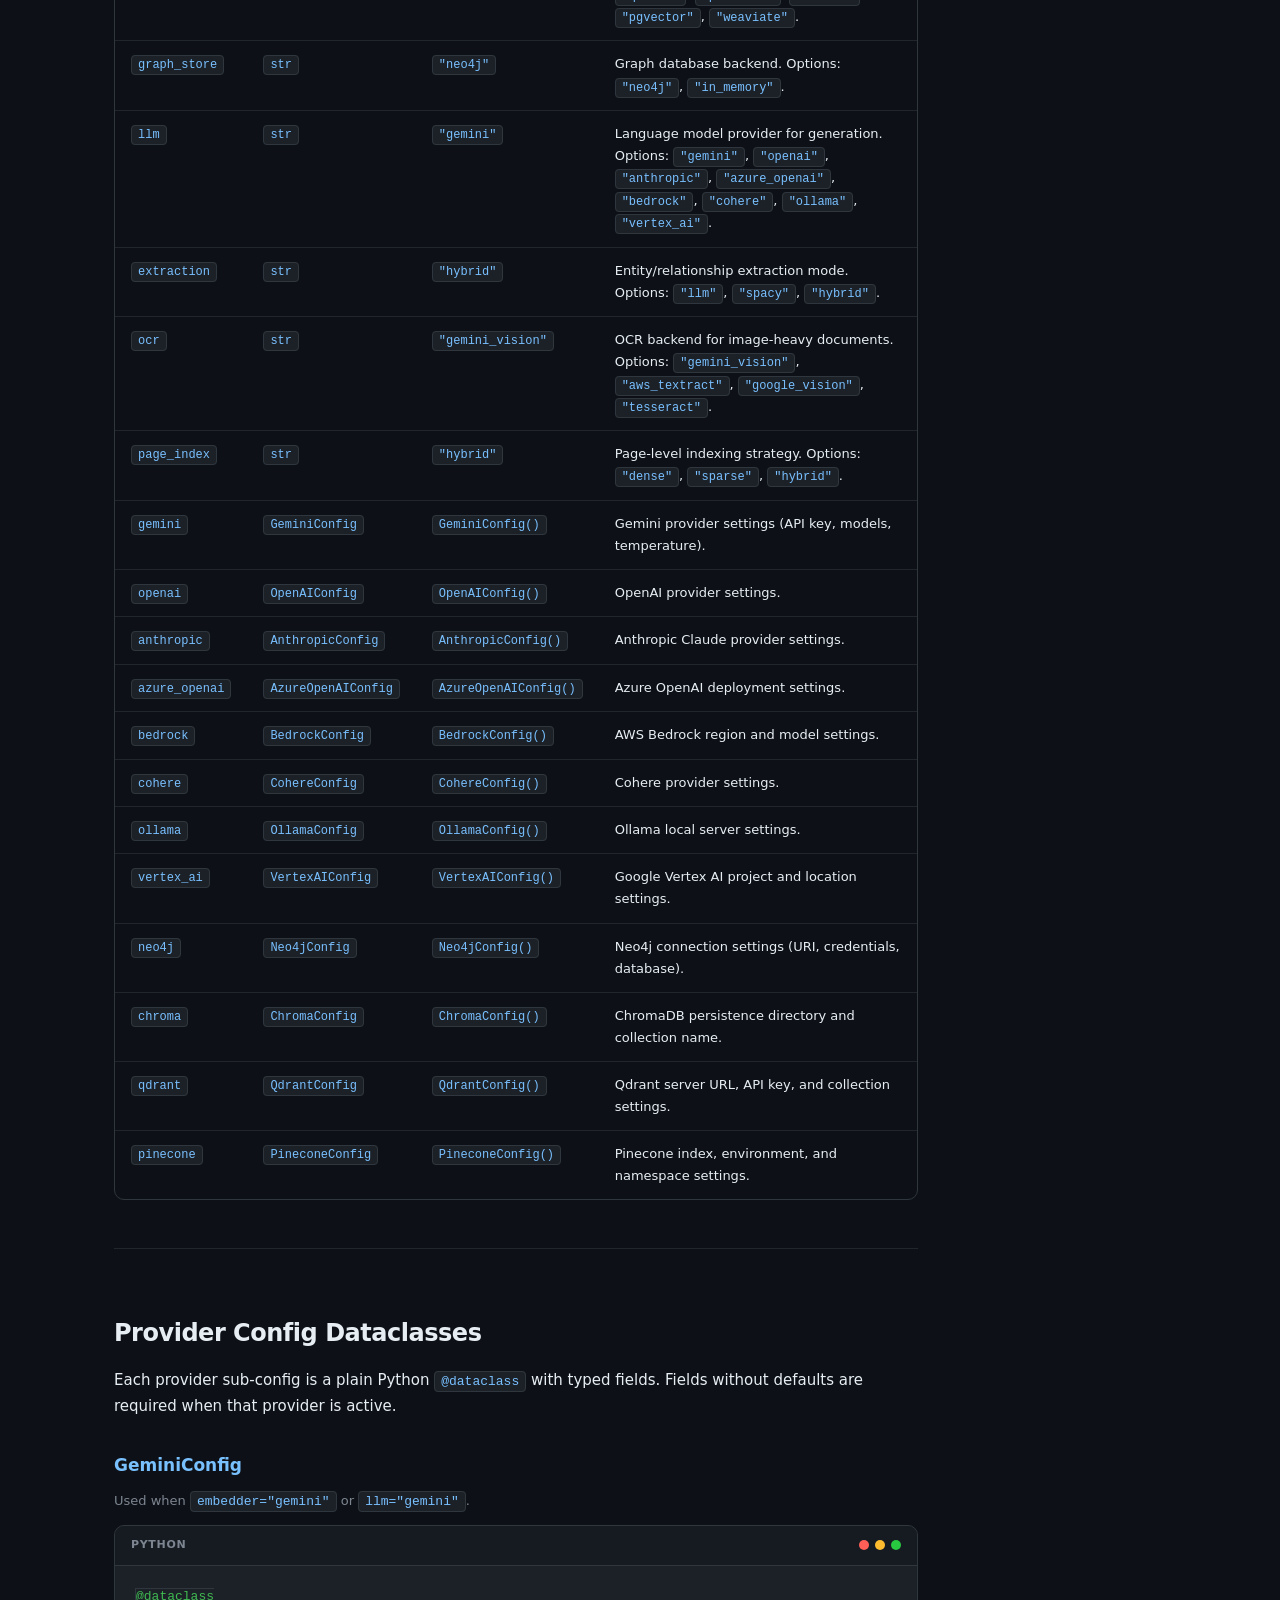
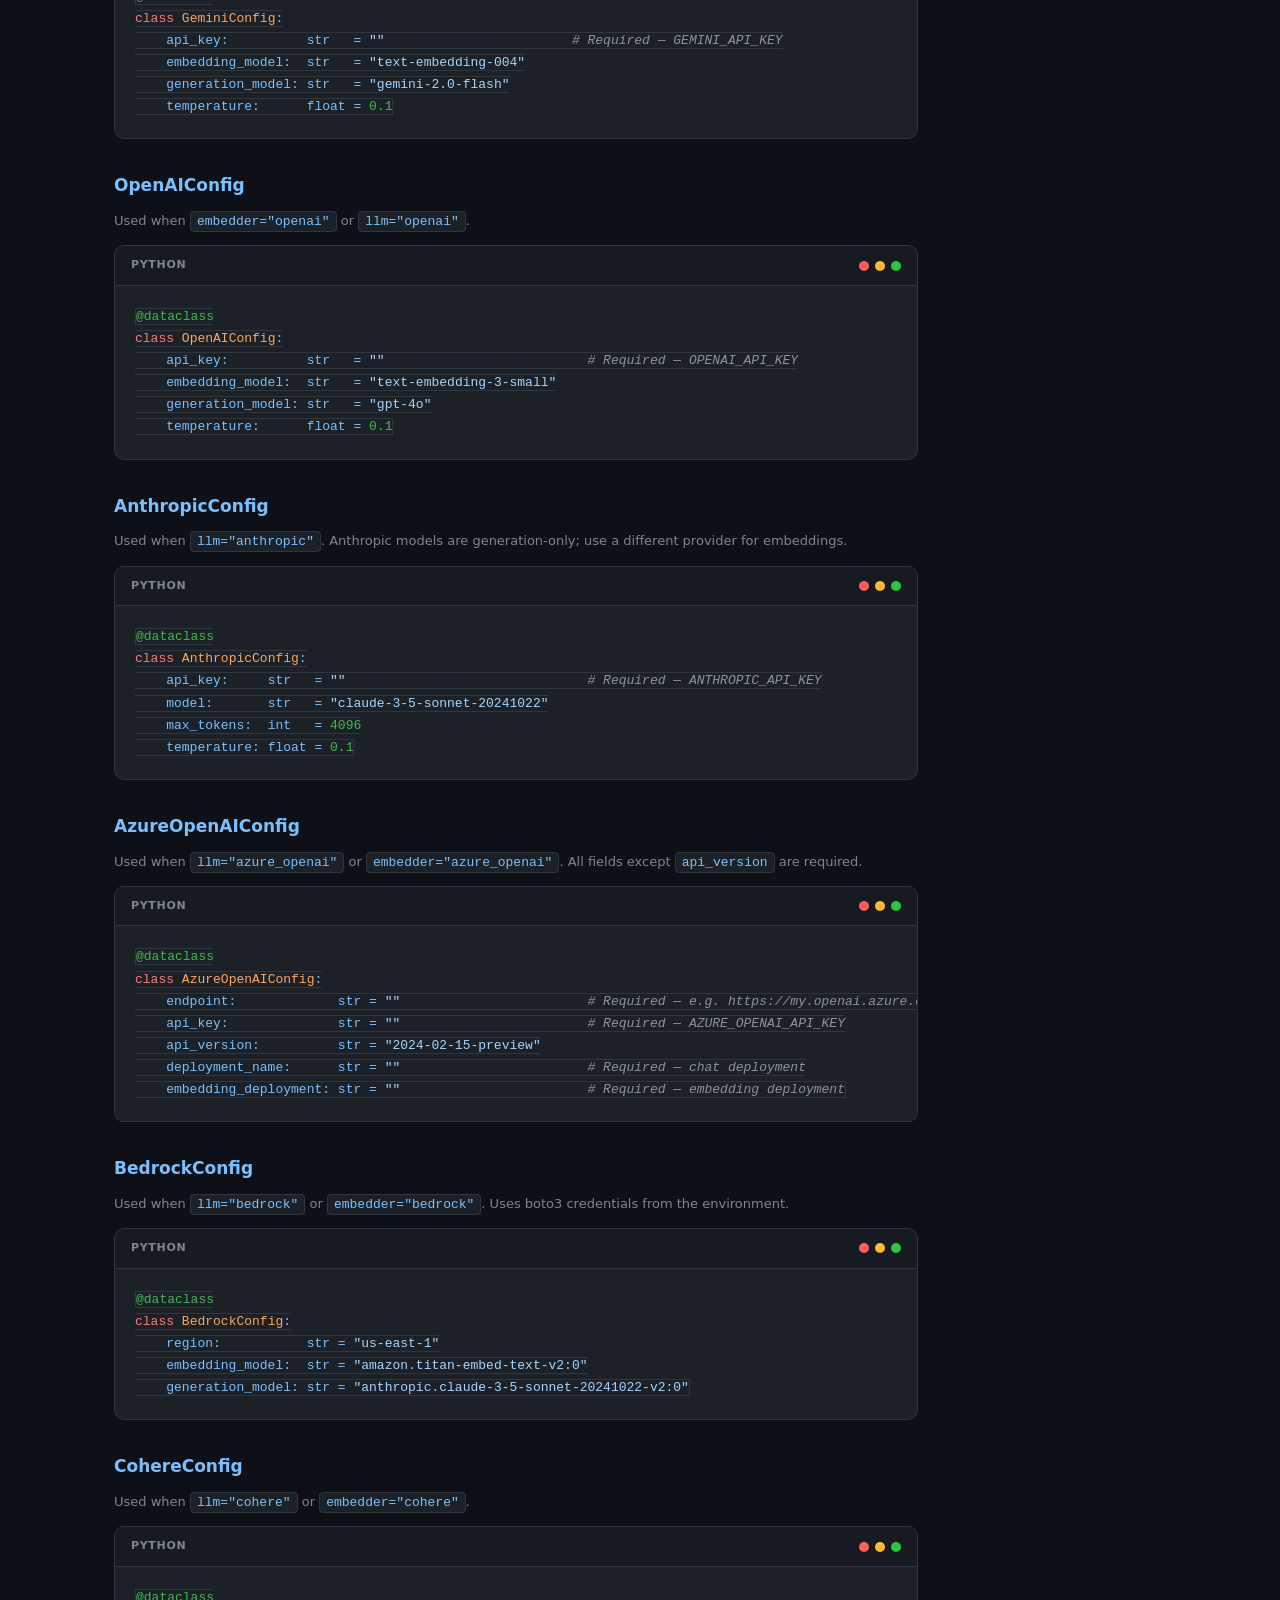
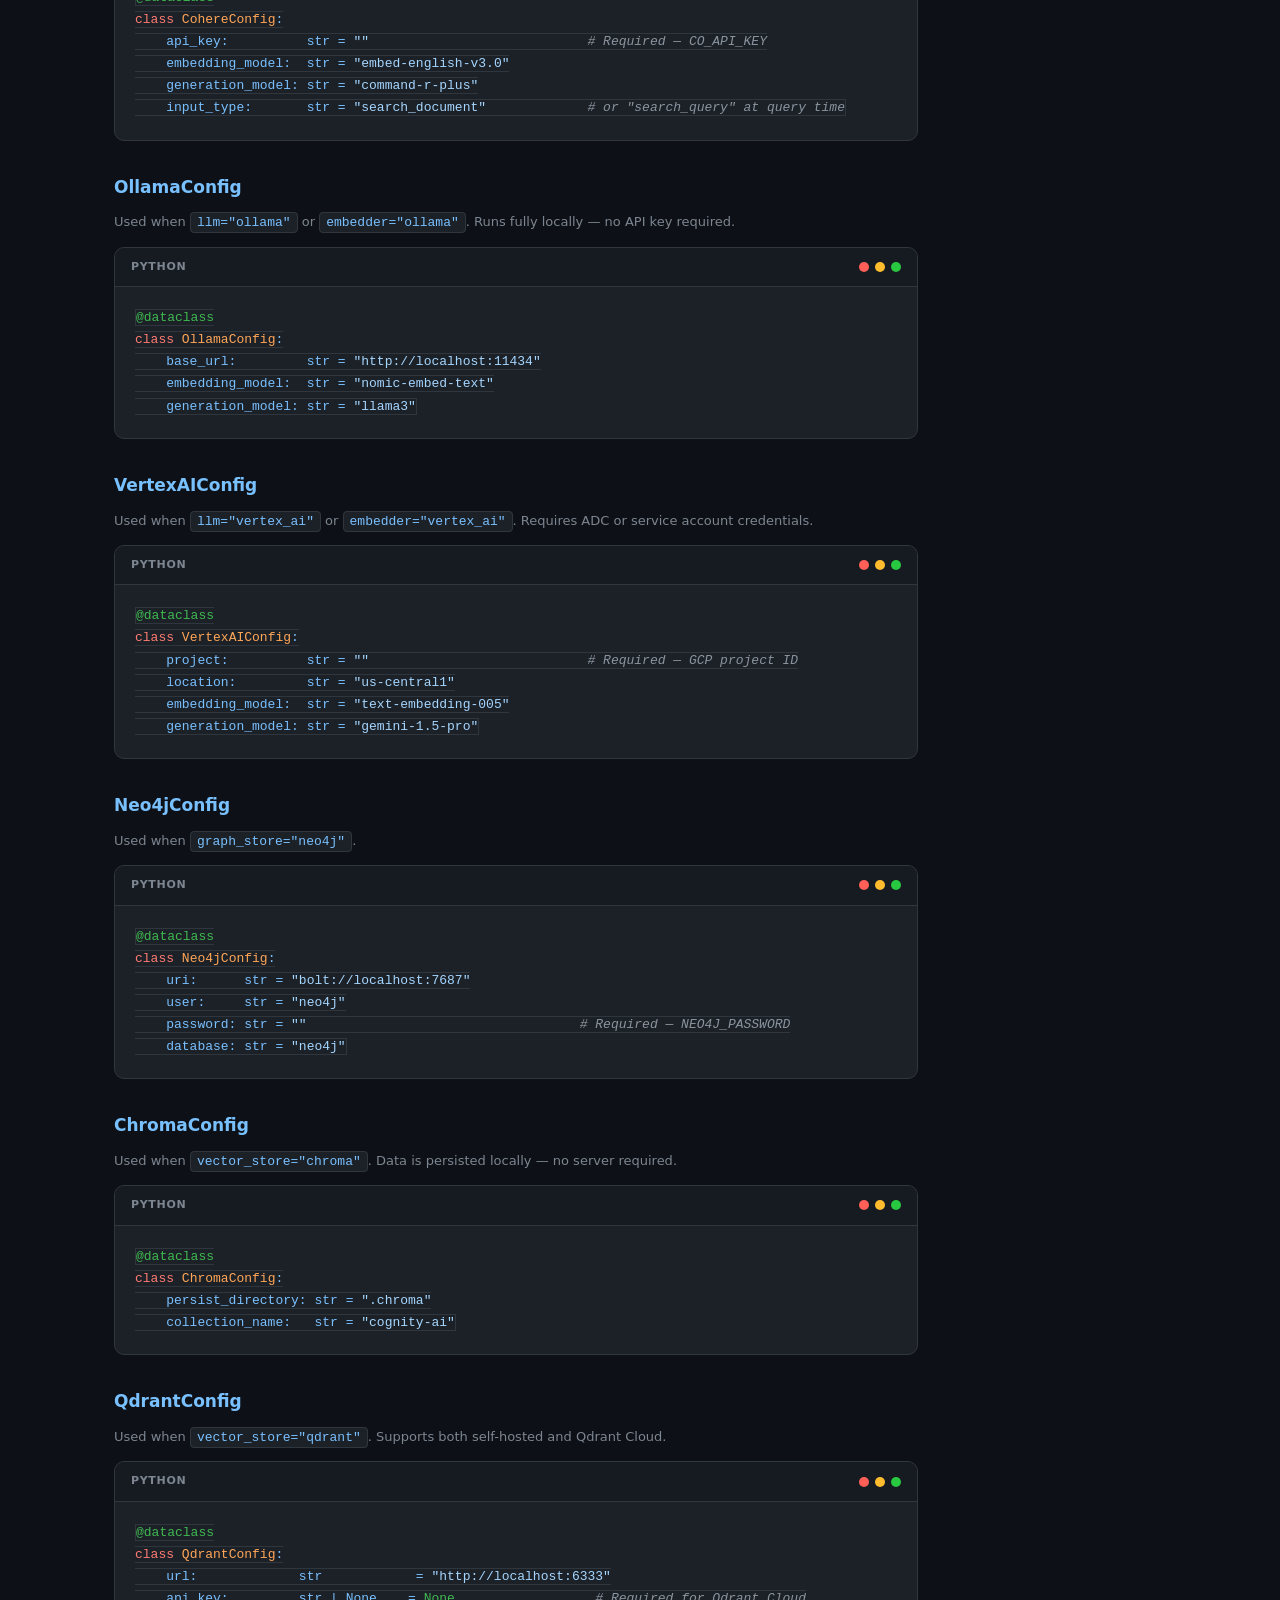
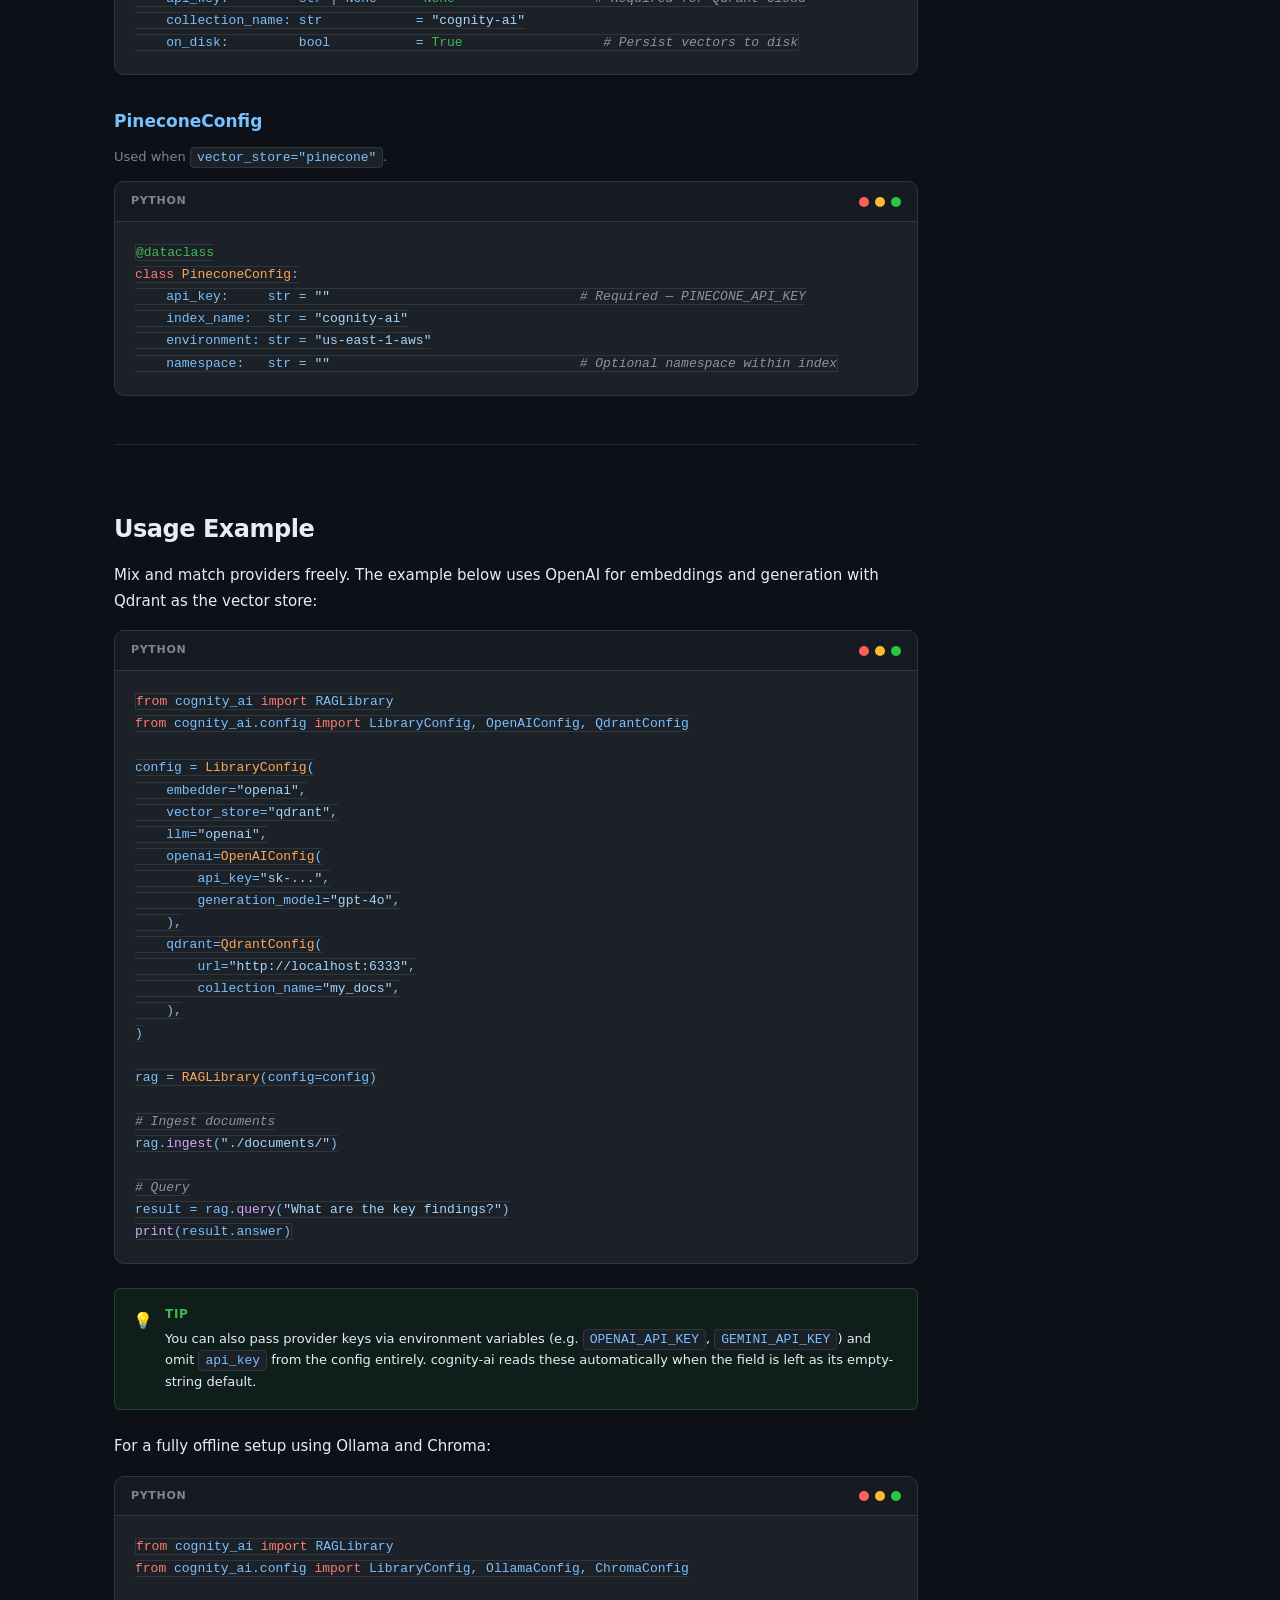
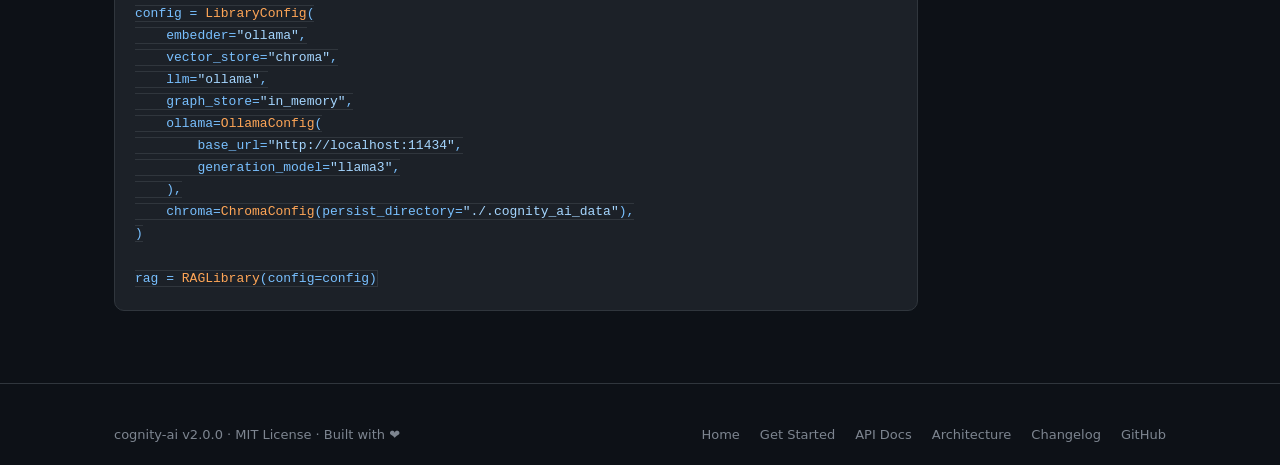
<file: docs/api/config.html>
<!DOCTYPE html>
<html lang="en">
<head>
  <meta charset="UTF-8" />
  <meta name="viewport" content="width=device-width, initial-scale=1.0" />
  <title>Configuration — cognity-ai API</title>
  <meta name="description" content="Complete reference for LibraryConfig and all provider configuration dataclasses in cognity-ai." />
  <style>
    *, *::before, *::after { box-sizing: border-box; margin: 0; padding: 0; }

    @import url('https://fonts.googleapis.com/css2?family=Inter:wght@300;400;500;600;700&family=JetBrains+Mono:wght@400;500&display=swap');

    :root {
      --bg:          #0d1117;
      --bg-card:     #161b22;
      --bg-code:     #1c2128;
      --border:      #30363d;
      --border-light:#21262d;
      --text:        #e6edf3;
      --text-muted:  #7d8590;
      --text-dim:    #484f58;
      --accent:      #58a6ff;
      --accent-2:    #bc8cff;
      --accent-3:    #3fb950;
      --accent-4:    #f78166;
      --accent-5:    #ffa657;
      --accent-6:    #79c0ff;
      --radius:      10px;
      --radius-sm:   6px;
      --font:        'Inter', system-ui, sans-serif;
      --mono:        'JetBrains Mono', 'Fira Code', monospace;
    }

    html { scroll-behavior: smooth; }
    body { background: var(--bg); color: var(--text); font-family: var(--font); font-size: 15px; line-height: 1.7; -webkit-font-smoothing: antialiased; }
    a { color: var(--accent); text-decoration: none; }
    a:hover { text-decoration: underline; }

    .container { max-width: 1100px; margin: 0 auto; padding: 0 24px; }

    /* Nav */
    nav { position: sticky; top: 0; z-index: 100; background: rgba(13,17,23,.92); backdrop-filter: blur(12px); border-bottom: 1px solid var(--border); }
    .nav-inner { display: flex; align-items: center; justify-content: space-between; height: 60px; }
    .nav-logo { display: flex; align-items: center; gap: 10px; font-size: 17px; font-weight: 700; color: var(--text); }
    .nav-logo .logo-icon { width: 28px; height: 28px; border-radius: 6px; background: linear-gradient(135deg, #58a6ff, #bc8cff); display: flex; align-items: center; justify-content: center; font-size: 14px; }
    .nav-links { display: flex; align-items: center; gap: 24px; }
    .nav-links a { color: var(--text-muted); font-size: 14px; font-weight: 500; transition: color .2s; }
    .nav-links a:hover { color: var(--text); text-decoration: none; }
    .nav-links a.nav-active { color: var(--accent); }
    .nav-github { display: flex; align-items: center; gap: 7px; padding: 7px 14px; border-radius: var(--radius-sm); background: var(--bg-card); border: 1px solid var(--border); color: var(--text) !important; font-size: 13px; font-weight: 500; transition: border-color .2s, background .2s; }
    .nav-github:hover { border-color: var(--accent); text-decoration: none !important; }
    @media (max-width: 768px) { .nav-links { display: none; } }

    /* Footer */
    footer { border-top: 1px solid var(--border); padding: 40px 0; color: var(--text-muted); font-size: 13px; }
    .footer-inner { display: flex; align-items: center; justify-content: space-between; flex-wrap: wrap; gap: 16px; }
    .footer-links { display: flex; gap: 20px; }
    .footer-links a { color: var(--text-muted); }
    .footer-links a:hover { color: var(--text); text-decoration: none; }

    /* Layout */
    .page-layout { display: grid; grid-template-columns: 1fr 200px; gap: 48px; max-width: 1100px; margin: 0 auto; padding: 48px 24px; }
    .page-content { min-width: 0; }
    .page-toc { position: sticky; top: 80px; font-size: 12px; align-self: start; }
    .page-toc-title { font-size: 11px; font-weight: 700; text-transform: uppercase; letter-spacing: .1em; color: var(--text-dim); margin-bottom: 10px; }
    .page-toc a { display: block; padding: 3px 0 3px 8px; color: var(--text-muted); font-size: 12px; border-left: 2px solid transparent; }
    .page-toc a:hover { color: var(--accent); text-decoration: none; }
    .page-toc a.active { color: var(--accent); border-left-color: var(--accent); }
    .page-toc .toc-sub { padding-left: 20px; font-size: 11px; }
    @media (max-width: 900px) { .page-layout { grid-template-columns: 1fr; } .page-toc { display: none; } }

    /* Typography */
    .section-label { font-size: 11px; font-weight: 700; text-transform: uppercase; letter-spacing: .1em; color: var(--accent); margin-bottom: 10px; }
    h1 { font-size: 36px; font-weight: 800; letter-spacing: -.02em; margin-bottom: 8px; }
    h2 { font-size: 24px; font-weight: 700; letter-spacing: -.02em; margin-bottom: 14px; margin-top: 56px; padding-top: 16px; }
    h2:first-of-type { margin-top: 0; }
    h3 { font-size: 17px; font-weight: 600; margin-bottom: 10px; margin-top: 32px; color: var(--accent-6); }
    p { margin-bottom: 16px; color: var(--text); }

    /* Code blocks */
    .code-block { background: var(--bg-code); border: 1px solid var(--border); border-radius: var(--radius); overflow: hidden; margin-bottom: 24px; }
    .code-header { display: flex; align-items: center; justify-content: space-between; padding: 10px 16px; border-bottom: 1px solid var(--border); background: var(--bg-card); }
    .code-lang { font-size: 11px; font-weight: 600; color: var(--text-muted); text-transform: uppercase; letter-spacing: .06em; }
    .code-dots { display: flex; gap: 6px; }
    .code-dots span { width: 10px; height: 10px; border-radius: 50%; }
    .code-dots .dot-r { background: #ff5f57; }
    .code-dots .dot-y { background: #febc2e; }
    .code-dots .dot-g { background: #28c840; }
    pre { padding: 20px; overflow-x: auto; font-family: var(--mono); font-size: 13px; line-height: 1.7; tab-size: 2; }
    pre code { background: none; padding: 0; border-radius: 0; font-size: inherit; }
    code { font-family: var(--mono); font-size: 13px; background: var(--bg-code); border: 1px solid var(--border); padding: 2px 6px; border-radius: 4px; color: var(--accent-6); }

    /* Syntax highlighting */
    .kw  { color: #ff7b72; }
    .st  { color: #a5d6ff; }
    .cm  { color: #8b949e; font-style: italic; }
    .fn  { color: #d2a8ff; }
    .cl  { color: #ffa657; }
    .nm  { color: #79c0ff; }
    .nb  { color: #3fb950; }
    .dc  { color: #8b949e; font-style: italic; }

    /* Table */
    .table-wrap { overflow-x: auto; border-radius: var(--radius); border: 1px solid var(--border); margin-bottom: 24px; }
    table { width: 100%; border-collapse: collapse; }
    thead { background: var(--bg-card); }
    th { padding: 12px 16px; text-align: left; font-size: 12px; font-weight: 600; text-transform: uppercase; letter-spacing: .06em; color: var(--text-muted); border-bottom: 1px solid var(--border); }
    td { padding: 12px 16px; font-size: 13px; border-bottom: 1px solid var(--border-light); vertical-align: top; }
    tr:last-child td { border-bottom: none; }
    tr:hover td { background: rgba(255,255,255,.02); }
    td code { font-size: 12px; }

    /* Provider config cards grid */
    .provider-grid { display: grid; grid-template-columns: repeat(auto-fit, minmax(340px, 1fr)); gap: 20px; margin-bottom: 32px; }
    .provider-card { background: var(--bg-card); border: 1px solid var(--border); border-radius: var(--radius); overflow: hidden; }
    .provider-card-header { padding: 14px 18px; border-bottom: 1px solid var(--border); display: flex; align-items: center; gap: 10px; }
    .provider-card-header .provider-icon { width: 28px; height: 28px; border-radius: 6px; display: flex; align-items: center; justify-content: center; font-size: 14px; }
    .provider-card-header h4 { font-size: 14px; font-weight: 600; margin: 0; }
    .provider-card-header .badge { margin-left: auto; }
    .provider-card pre { padding: 14px 18px; font-size: 12px; }

    /* Badges */
    .badge { display: inline-flex; align-items: center; gap: 5px; padding: 3px 8px; border-radius: 4px; font-size: 11px; font-weight: 600; border: 1px solid; }
    .badge-blue   { color: #58a6ff; border-color: rgba(88,166,255,.3);  background: rgba(88,166,255,.07); }
    .badge-green  { color: #3fb950; border-color: rgba(63,185,80,.3);   background: rgba(63,185,80,.07); }
    .badge-purple { color: #bc8cff; border-color: rgba(188,140,255,.3); background: rgba(188,140,255,.07); }
    .badge-orange { color: #ffa657; border-color: rgba(255,166,87,.3);  background: rgba(255,166,87,.07); }
    .badge-gray   { color: #8b949e; border-color: rgba(139,148,158,.3); background: rgba(139,148,158,.07); }

    /* Admonitions */
    .admonition { border-radius: var(--radius-sm); padding: 16px 18px; margin-bottom: 24px; display: flex; gap: 12px; }
    .admonition-icon { font-size: 16px; flex-shrink: 0; margin-top: 2px; }
    .admonition-body { font-size: 13px; line-height: 1.6; }
    .admonition-body strong { display: block; font-size: 12px; font-weight: 700; text-transform: uppercase; letter-spacing: .06em; margin-bottom: 4px; }
    .admonition-note { background: rgba(88,166,255,.08); border: 1px solid rgba(88,166,255,.25); }
    .admonition-note .admonition-body strong { color: var(--accent); }
    .admonition-tip  { background: rgba(63,185,80,.08);  border: 1px solid rgba(63,185,80,.25); }
    .admonition-tip  .admonition-body strong { color: var(--accent-3); }

    /* Section divider */
    .section-divider { border: none; border-top: 1px solid var(--border-light); margin: 48px 0; }

    /* Page header */
    .page-header { padding: 48px 0 32px; border-bottom: 1px solid var(--border-light); margin-bottom: 48px; }
    .page-header p { color: var(--text-muted); font-size: 16px; margin: 0; }

    :target { scroll-margin-top: 80px; }
    ::-webkit-scrollbar { width: 6px; height: 6px; }
    ::-webkit-scrollbar-track { background: var(--bg); }
    ::-webkit-scrollbar-thumb { background: var(--border); border-radius: 3px; }
    ::-webkit-scrollbar-thumb:hover { background: var(--text-dim); }
  </style>
</head>
<body>

<!-- NAV -->
<nav>
  <div class="container nav-inner">
    <a href="../index.html" class="nav-logo" style="text-decoration:none">
      <div class="logo-icon">⚡</div>
      cognity-ai
    </a>
    <div class="nav-links">
      <a href="../index.html">Home</a>
      <a href="../getting-started.html">Get Started</a>
      <a href="index.html" class="nav-active">API Docs</a>
      <a href="../architecture.html">Architecture</a>
      <a href="../changelog.html">Changelog</a>
      <a href="https://github.com/joshi-aayush/graph-rag" class="nav-github">
        <svg width="14" height="14" viewBox="0 0 16 16" fill="currentColor">
          <path d="M8 0C3.58 0 0 3.58 0 8c0 3.54 2.29 6.53 5.47 7.59.4.07.55-.17.55-.38 0-.19-.01-.82-.01-1.49-2.01.37-2.53-.49-2.69-.94-.09-.23-.48-.94-.82-1.13-.28-.15-.68-.52-.01-.53.63-.01 1.08.58 1.23.82.72 1.21 1.87.87 2.33.66.07-.52.28-.87.51-1.07-1.78-.2-3.64-.89-3.64-3.95 0-.87.31-1.59.82-2.15-.08-.2-.36-1.02.08-2.12 0 0 .67-.21 2.2.82.64-.18 1.32-.27 2-.27.68 0 1.36.09 2 .27 1.53-1.04 2.2-.82 2.2-.82.44 1.1.16 1.92.08 2.12.51.56.82 1.27.82 2.15 0 3.07-1.87 3.75-3.65 3.95.29.25.54.73.54 1.48 0 1.07-.01 1.93-.01 2.2 0 .21.15.46.55.38A8.013 8.013 0 0016 8c0-4.42-3.58-8-8-8z"/>
        </svg>
        GitHub
      </a>
    </div>
  </div>
</nav>

<!-- CONTENT -->
<div class="page-layout">

  <!-- Main Content -->
  <main class="page-content">

    <!-- Page Header -->
    <div class="page-header" id="top">
      <div class="section-label">API Reference</div>
      <h1>Configuration</h1>
      <p>LibraryConfig and all provider configuration dataclasses for cognity-ai.</p>
    </div>

    <!-- LibraryConfig -->
    <section id="libraryconfig">
      <h2>LibraryConfig</h2>
      <p>The top-level configuration dataclass. Pass an instance to <code>RAGLibrary(config=...)</code> to control every aspect of the pipeline. All fields have sensible defaults so you only need to override what you care about.</p>

      <div class="code-block">
        <div class="code-header">
          <span class="code-lang">Python</span>
          <div class="code-dots"><span class="dot-r"></span><span class="dot-y"></span><span class="dot-g"></span></div>
        </div>
        <pre><code><span class="kw">from</span> cognity_ai.config <span class="kw">import</span> LibraryConfig

<span class="nb">@dataclass</span>
<span class="kw">class</span> <span class="cl">LibraryConfig</span>:
    <span class="cm"># Pipeline component selectors</span>
    rag_method:   <span class="nm">str</span> = <span class="st">"hybrid_graph"</span>
    chunker:      <span class="nm">str</span> = <span class="st">"sentence"</span>
    embedder:     <span class="nm">str</span> = <span class="st">"gemini"</span>
    vector_store: <span class="nm">str</span> = <span class="st">"chroma"</span>
    graph_store:  <span class="nm">str</span> = <span class="st">"neo4j"</span>
    llm:          <span class="nm">str</span> = <span class="st">"gemini"</span>
    extraction:   <span class="nm">str</span> = <span class="st">"hybrid"</span>
    ocr:          <span class="nm">str</span> = <span class="st">"gemini_vision"</span>
    page_index:   <span class="nm">str</span> = <span class="st">"hybrid"</span>

    <span class="cm"># Provider sub-configs</span>
    gemini:       <span class="cl">GeminiConfig</span>      = <span class="fn">field</span>(default_factory=<span class="cl">GeminiConfig</span>)
    openai:       <span class="cl">OpenAIConfig</span>      = <span class="fn">field</span>(default_factory=<span class="cl">OpenAIConfig</span>)
    anthropic:    <span class="cl">AnthropicConfig</span>   = <span class="fn">field</span>(default_factory=<span class="cl">AnthropicConfig</span>)
    azure_openai: <span class="cl">AzureOpenAIConfig</span> = <span class="fn">field</span>(default_factory=<span class="cl">AzureOpenAIConfig</span>)
    bedrock:      <span class="cl">BedrockConfig</span>     = <span class="fn">field</span>(default_factory=<span class="cl">BedrockConfig</span>)
    cohere:       <span class="cl">CohereConfig</span>      = <span class="fn">field</span>(default_factory=<span class="cl">CohereConfig</span>)
    ollama:       <span class="cl">OllamaConfig</span>      = <span class="fn">field</span>(default_factory=<span class="cl">OllamaConfig</span>)
    vertex_ai:    <span class="cl">VertexAIConfig</span>    = <span class="fn">field</span>(default_factory=<span class="cl">VertexAIConfig</span>)
    neo4j:        <span class="cl">Neo4jConfig</span>       = <span class="fn">field</span>(default_factory=<span class="cl">Neo4jConfig</span>)
    chroma:       <span class="cl">ChromaConfig</span>      = <span class="fn">field</span>(default_factory=<span class="cl">ChromaConfig</span>)
    qdrant:       <span class="cl">QdrantConfig</span>      = <span class="fn">field</span>(default_factory=<span class="cl">QdrantConfig</span>)
    pinecone:     <span class="cl">PineconeConfig</span>    = <span class="fn">field</span>(default_factory=<span class="cl">PineconeConfig</span>)</code></pre>
      </div>

      <h3>Fields</h3>
      <div class="table-wrap">
        <table>
          <thead>
            <tr>
              <th>Field</th>
              <th>Type</th>
              <th>Default</th>
              <th>Description</th>
            </tr>
          </thead>
          <tbody>
            <tr>
              <td><code>rag_method</code></td>
              <td><code>str</code></td>
              <td><code>"hybrid_graph"</code></td>
              <td>RAG pipeline strategy. Options: <code>"naive"</code>, <code>"vector"</code>, <code>"graph"</code>, <code>"hybrid_graph"</code>.</td>
            </tr>
            <tr>
              <td><code>chunker</code></td>
              <td><code>str</code></td>
              <td><code>"sentence"</code></td>
              <td>Text chunking strategy. See <a href="chunkers.html">Chunkers</a> for all options.</td>
            </tr>
            <tr>
              <td><code>embedder</code></td>
              <td><code>str</code></td>
              <td><code>"gemini"</code></td>
              <td>Embedding provider key. Options: <code>"gemini"</code>, <code>"openai"</code>, <code>"cohere"</code>, <code>"ollama"</code>, <code>"bedrock"</code>, <code>"vertex_ai"</code>.</td>
            </tr>
            <tr>
              <td><code>vector_store</code></td>
              <td><code>str</code></td>
              <td><code>"chroma"</code></td>
              <td>Vector store backend. Options: <code>"chroma"</code>, <code>"qdrant"</code>, <code>"pinecone"</code>, <code>"milvus"</code>, <code>"pgvector"</code>, <code>"weaviate"</code>.</td>
            </tr>
            <tr>
              <td><code>graph_store</code></td>
              <td><code>str</code></td>
              <td><code>"neo4j"</code></td>
              <td>Graph database backend. Options: <code>"neo4j"</code>, <code>"in_memory"</code>.</td>
            </tr>
            <tr>
              <td><code>llm</code></td>
              <td><code>str</code></td>
              <td><code>"gemini"</code></td>
              <td>Language model provider for generation. Options: <code>"gemini"</code>, <code>"openai"</code>, <code>"anthropic"</code>, <code>"azure_openai"</code>, <code>"bedrock"</code>, <code>"cohere"</code>, <code>"ollama"</code>, <code>"vertex_ai"</code>.</td>
            </tr>
            <tr>
              <td><code>extraction</code></td>
              <td><code>str</code></td>
              <td><code>"hybrid"</code></td>
              <td>Entity/relationship extraction mode. Options: <code>"llm"</code>, <code>"spacy"</code>, <code>"hybrid"</code>.</td>
            </tr>
            <tr>
              <td><code>ocr</code></td>
              <td><code>str</code></td>
              <td><code>"gemini_vision"</code></td>
              <td>OCR backend for image-heavy documents. Options: <code>"gemini_vision"</code>, <code>"aws_textract"</code>, <code>"google_vision"</code>, <code>"tesseract"</code>.</td>
            </tr>
            <tr>
              <td><code>page_index</code></td>
              <td><code>str</code></td>
              <td><code>"hybrid"</code></td>
              <td>Page-level indexing strategy. Options: <code>"dense"</code>, <code>"sparse"</code>, <code>"hybrid"</code>.</td>
            </tr>
            <tr>
              <td><code>gemini</code></td>
              <td><code>GeminiConfig</code></td>
              <td><code>GeminiConfig()</code></td>
              <td>Gemini provider settings (API key, models, temperature).</td>
            </tr>
            <tr>
              <td><code>openai</code></td>
              <td><code>OpenAIConfig</code></td>
              <td><code>OpenAIConfig()</code></td>
              <td>OpenAI provider settings.</td>
            </tr>
            <tr>
              <td><code>anthropic</code></td>
              <td><code>AnthropicConfig</code></td>
              <td><code>AnthropicConfig()</code></td>
              <td>Anthropic Claude provider settings.</td>
            </tr>
            <tr>
              <td><code>azure_openai</code></td>
              <td><code>AzureOpenAIConfig</code></td>
              <td><code>AzureOpenAIConfig()</code></td>
              <td>Azure OpenAI deployment settings.</td>
            </tr>
            <tr>
              <td><code>bedrock</code></td>
              <td><code>BedrockConfig</code></td>
              <td><code>BedrockConfig()</code></td>
              <td>AWS Bedrock region and model settings.</td>
            </tr>
            <tr>
              <td><code>cohere</code></td>
              <td><code>CohereConfig</code></td>
              <td><code>CohereConfig()</code></td>
              <td>Cohere provider settings.</td>
            </tr>
            <tr>
              <td><code>ollama</code></td>
              <td><code>OllamaConfig</code></td>
              <td><code>OllamaConfig()</code></td>
              <td>Ollama local server settings.</td>
            </tr>
            <tr>
              <td><code>vertex_ai</code></td>
              <td><code>VertexAIConfig</code></td>
              <td><code>VertexAIConfig()</code></td>
              <td>Google Vertex AI project and location settings.</td>
            </tr>
            <tr>
              <td><code>neo4j</code></td>
              <td><code>Neo4jConfig</code></td>
              <td><code>Neo4jConfig()</code></td>
              <td>Neo4j connection settings (URI, credentials, database).</td>
            </tr>
            <tr>
              <td><code>chroma</code></td>
              <td><code>ChromaConfig</code></td>
              <td><code>ChromaConfig()</code></td>
              <td>ChromaDB persistence directory and collection name.</td>
            </tr>
            <tr>
              <td><code>qdrant</code></td>
              <td><code>QdrantConfig</code></td>
              <td><code>QdrantConfig()</code></td>
              <td>Qdrant server URL, API key, and collection settings.</td>
            </tr>
            <tr>
              <td><code>pinecone</code></td>
              <td><code>PineconeConfig</code></td>
              <td><code>PineconeConfig()</code></td>
              <td>Pinecone index, environment, and namespace settings.</td>
            </tr>
          </tbody>
        </table>
      </div>
    </section>

    <hr class="section-divider" />

    <!-- Provider Configs -->
    <section id="provider-configs">
      <h2>Provider Config Dataclasses</h2>
      <p>Each provider sub-config is a plain Python <code>@dataclass</code> with typed fields. Fields without defaults are required when that provider is active.</p>

      <!-- LLM / Embedding Providers -->
      <h3 id="gemini-config">GeminiConfig</h3>
      <p style="color:var(--text-muted);font-size:13px;margin-bottom:12px;">Used when <code>embedder="gemini"</code> or <code>llm="gemini"</code>.</p>
      <div class="code-block">
        <div class="code-header">
          <span class="code-lang">Python</span>
          <div class="code-dots"><span class="dot-r"></span><span class="dot-y"></span><span class="dot-g"></span></div>
        </div>
        <pre><code><span class="nb">@dataclass</span>
<span class="kw">class</span> <span class="cl">GeminiConfig</span>:
    api_key:          <span class="nm">str</span>   = <span class="st">""</span>                        <span class="cm"># Required — GEMINI_API_KEY</span>
    embedding_model:  <span class="nm">str</span>   = <span class="st">"text-embedding-004"</span>
    generation_model: <span class="nm">str</span>   = <span class="st">"gemini-2.0-flash"</span>
    temperature:      <span class="nm">float</span> = <span class="nb">0.1</span></code></pre>
      </div>

      <h3 id="openai-config">OpenAIConfig</h3>
      <p style="color:var(--text-muted);font-size:13px;margin-bottom:12px;">Used when <code>embedder="openai"</code> or <code>llm="openai"</code>.</p>
      <div class="code-block">
        <div class="code-header">
          <span class="code-lang">Python</span>
          <div class="code-dots"><span class="dot-r"></span><span class="dot-y"></span><span class="dot-g"></span></div>
        </div>
        <pre><code><span class="nb">@dataclass</span>
<span class="kw">class</span> <span class="cl">OpenAIConfig</span>:
    api_key:          <span class="nm">str</span>   = <span class="st">""</span>                          <span class="cm"># Required — OPENAI_API_KEY</span>
    embedding_model:  <span class="nm">str</span>   = <span class="st">"text-embedding-3-small"</span>
    generation_model: <span class="nm">str</span>   = <span class="st">"gpt-4o"</span>
    temperature:      <span class="nm">float</span> = <span class="nb">0.1</span></code></pre>
      </div>

      <h3 id="anthropic-config">AnthropicConfig</h3>
      <p style="color:var(--text-muted);font-size:13px;margin-bottom:12px;">Used when <code>llm="anthropic"</code>. Anthropic models are generation-only; use a different provider for embeddings.</p>
      <div class="code-block">
        <div class="code-header">
          <span class="code-lang">Python</span>
          <div class="code-dots"><span class="dot-r"></span><span class="dot-y"></span><span class="dot-g"></span></div>
        </div>
        <pre><code><span class="nb">@dataclass</span>
<span class="kw">class</span> <span class="cl">AnthropicConfig</span>:
    api_key:     <span class="nm">str</span>   = <span class="st">""</span>                               <span class="cm"># Required — ANTHROPIC_API_KEY</span>
    model:       <span class="nm">str</span>   = <span class="st">"claude-3-5-sonnet-20241022"</span>
    max_tokens:  <span class="nm">int</span>   = <span class="nb">4096</span>
    temperature: <span class="nm">float</span> = <span class="nb">0.1</span></code></pre>
      </div>

      <h3 id="azure-config">AzureOpenAIConfig</h3>
      <p style="color:var(--text-muted);font-size:13px;margin-bottom:12px;">Used when <code>llm="azure_openai"</code> or <code>embedder="azure_openai"</code>. All fields except <code>api_version</code> are required.</p>
      <div class="code-block">
        <div class="code-header">
          <span class="code-lang">Python</span>
          <div class="code-dots"><span class="dot-r"></span><span class="dot-y"></span><span class="dot-g"></span></div>
        </div>
        <pre><code><span class="nb">@dataclass</span>
<span class="kw">class</span> <span class="cl">AzureOpenAIConfig</span>:
    endpoint:             <span class="nm">str</span> = <span class="st">""</span>                        <span class="cm"># Required — e.g. https://my.openai.azure.com/</span>
    api_key:              <span class="nm">str</span> = <span class="st">""</span>                        <span class="cm"># Required — AZURE_OPENAI_API_KEY</span>
    api_version:          <span class="nm">str</span> = <span class="st">"2024-02-15-preview"</span>
    deployment_name:      <span class="nm">str</span> = <span class="st">""</span>                        <span class="cm"># Required — chat deployment</span>
    embedding_deployment: <span class="nm">str</span> = <span class="st">""</span>                        <span class="cm"># Required — embedding deployment</span></code></pre>
      </div>

      <h3 id="bedrock-config">BedrockConfig</h3>
      <p style="color:var(--text-muted);font-size:13px;margin-bottom:12px;">Used when <code>llm="bedrock"</code> or <code>embedder="bedrock"</code>. Uses boto3 credentials from the environment.</p>
      <div class="code-block">
        <div class="code-header">
          <span class="code-lang">Python</span>
          <div class="code-dots"><span class="dot-r"></span><span class="dot-y"></span><span class="dot-g"></span></div>
        </div>
        <pre><code><span class="nb">@dataclass</span>
<span class="kw">class</span> <span class="cl">BedrockConfig</span>:
    region:           <span class="nm">str</span> = <span class="st">"us-east-1"</span>
    embedding_model:  <span class="nm">str</span> = <span class="st">"amazon.titan-embed-text-v2:0"</span>
    generation_model: <span class="nm">str</span> = <span class="st">"anthropic.claude-3-5-sonnet-20241022-v2:0"</span></code></pre>
      </div>

      <h3 id="cohere-config">CohereConfig</h3>
      <p style="color:var(--text-muted);font-size:13px;margin-bottom:12px;">Used when <code>llm="cohere"</code> or <code>embedder="cohere"</code>.</p>
      <div class="code-block">
        <div class="code-header">
          <span class="code-lang">Python</span>
          <div class="code-dots"><span class="dot-r"></span><span class="dot-y"></span><span class="dot-g"></span></div>
        </div>
        <pre><code><span class="nb">@dataclass</span>
<span class="kw">class</span> <span class="cl">CohereConfig</span>:
    api_key:          <span class="nm">str</span> = <span class="st">""</span>                            <span class="cm"># Required — CO_API_KEY</span>
    embedding_model:  <span class="nm">str</span> = <span class="st">"embed-english-v3.0"</span>
    generation_model: <span class="nm">str</span> = <span class="st">"command-r-plus"</span>
    input_type:       <span class="nm">str</span> = <span class="st">"search_document"</span>             <span class="cm"># or "search_query" at query time</span></code></pre>
      </div>

      <h3 id="ollama-config">OllamaConfig</h3>
      <p style="color:var(--text-muted);font-size:13px;margin-bottom:12px;">Used when <code>llm="ollama"</code> or <code>embedder="ollama"</code>. Runs fully locally — no API key required.</p>
      <div class="code-block">
        <div class="code-header">
          <span class="code-lang">Python</span>
          <div class="code-dots"><span class="dot-r"></span><span class="dot-y"></span><span class="dot-g"></span></div>
        </div>
        <pre><code><span class="nb">@dataclass</span>
<span class="kw">class</span> <span class="cl">OllamaConfig</span>:
    base_url:         <span class="nm">str</span> = <span class="st">"http://localhost:11434"</span>
    embedding_model:  <span class="nm">str</span> = <span class="st">"nomic-embed-text"</span>
    generation_model: <span class="nm">str</span> = <span class="st">"llama3"</span></code></pre>
      </div>

      <h3 id="vertex-config">VertexAIConfig</h3>
      <p style="color:var(--text-muted);font-size:13px;margin-bottom:12px;">Used when <code>llm="vertex_ai"</code> or <code>embedder="vertex_ai"</code>. Requires ADC or service account credentials.</p>
      <div class="code-block">
        <div class="code-header">
          <span class="code-lang">Python</span>
          <div class="code-dots"><span class="dot-r"></span><span class="dot-y"></span><span class="dot-g"></span></div>
        </div>
        <pre><code><span class="nb">@dataclass</span>
<span class="kw">class</span> <span class="cl">VertexAIConfig</span>:
    project:          <span class="nm">str</span> = <span class="st">""</span>                            <span class="cm"># Required — GCP project ID</span>
    location:         <span class="nm">str</span> = <span class="st">"us-central1"</span>
    embedding_model:  <span class="nm">str</span> = <span class="st">"text-embedding-005"</span>
    generation_model: <span class="nm">str</span> = <span class="st">"gemini-1.5-pro"</span></code></pre>
      </div>

      <!-- Store Configs -->
      <h3 id="neo4j-config">Neo4jConfig</h3>
      <p style="color:var(--text-muted);font-size:13px;margin-bottom:12px;">Used when <code>graph_store="neo4j"</code>.</p>
      <div class="code-block">
        <div class="code-header">
          <span class="code-lang">Python</span>
          <div class="code-dots"><span class="dot-r"></span><span class="dot-y"></span><span class="dot-g"></span></div>
        </div>
        <pre><code><span class="nb">@dataclass</span>
<span class="kw">class</span> <span class="cl">Neo4jConfig</span>:
    uri:      <span class="nm">str</span> = <span class="st">"bolt://localhost:7687"</span>
    user:     <span class="nm">str</span> = <span class="st">"neo4j"</span>
    password: <span class="nm">str</span> = <span class="st">""</span>                                   <span class="cm"># Required — NEO4J_PASSWORD</span>
    database: <span class="nm">str</span> = <span class="st">"neo4j"</span></code></pre>
      </div>

      <h3 id="chroma-config">ChromaConfig</h3>
      <p style="color:var(--text-muted);font-size:13px;margin-bottom:12px;">Used when <code>vector_store="chroma"</code>. Data is persisted locally — no server required.</p>
      <div class="code-block">
        <div class="code-header">
          <span class="code-lang">Python</span>
          <div class="code-dots"><span class="dot-r"></span><span class="dot-y"></span><span class="dot-g"></span></div>
        </div>
        <pre><code><span class="nb">@dataclass</span>
<span class="kw">class</span> <span class="cl">ChromaConfig</span>:
    persist_directory: <span class="nm">str</span> = <span class="st">".chroma"</span>
    collection_name:   <span class="nm">str</span> = <span class="st">"cognity-ai"</span></code></pre>
      </div>

      <h3 id="qdrant-config">QdrantConfig</h3>
      <p style="color:var(--text-muted);font-size:13px;margin-bottom:12px;">Used when <code>vector_store="qdrant"</code>. Supports both self-hosted and Qdrant Cloud.</p>
      <div class="code-block">
        <div class="code-header">
          <span class="code-lang">Python</span>
          <div class="code-dots"><span class="dot-r"></span><span class="dot-y"></span><span class="dot-g"></span></div>
        </div>
        <pre><code><span class="nb">@dataclass</span>
<span class="kw">class</span> <span class="cl">QdrantConfig</span>:
    url:             <span class="nm">str</span>            = <span class="st">"http://localhost:6333"</span>
    api_key:         <span class="nm">str</span> | <span class="nm">None</span>    = <span class="nb">None</span>                  <span class="cm"># Required for Qdrant Cloud</span>
    collection_name: <span class="nm">str</span>            = <span class="st">"cognity-ai"</span>
    on_disk:         <span class="nm">bool</span>           = <span class="nb">True</span>                  <span class="cm"># Persist vectors to disk</span></code></pre>
      </div>

      <h3 id="pinecone-config">PineconeConfig</h3>
      <p style="color:var(--text-muted);font-size:13px;margin-bottom:12px;">Used when <code>vector_store="pinecone"</code>.</p>
      <div class="code-block">
        <div class="code-header">
          <span class="code-lang">Python</span>
          <div class="code-dots"><span class="dot-r"></span><span class="dot-y"></span><span class="dot-g"></span></div>
        </div>
        <pre><code><span class="nb">@dataclass</span>
<span class="kw">class</span> <span class="cl">PineconeConfig</span>:
    api_key:     <span class="nm">str</span> = <span class="st">""</span>                                <span class="cm"># Required — PINECONE_API_KEY</span>
    index_name:  <span class="nm">str</span> = <span class="st">"cognity-ai"</span>
    environment: <span class="nm">str</span> = <span class="st">"us-east-1-aws"</span>
    namespace:   <span class="nm">str</span> = <span class="st">""</span>                                <span class="cm"># Optional namespace within index</span></code></pre>
      </div>
    </section>

    <hr class="section-divider" />

    <!-- Usage Example -->
    <section id="usage-example">
      <h2>Usage Example</h2>
      <p>Mix and match providers freely. The example below uses OpenAI for embeddings and generation with Qdrant as the vector store:</p>

      <div class="code-block">
        <div class="code-header">
          <span class="code-lang">Python</span>
          <div class="code-dots"><span class="dot-r"></span><span class="dot-y"></span><span class="dot-g"></span></div>
        </div>
        <pre><code><span class="kw">from</span> cognity_ai <span class="kw">import</span> RAGLibrary
<span class="kw">from</span> cognity_ai.config <span class="kw">import</span> LibraryConfig, OpenAIConfig, QdrantConfig

config = <span class="cl">LibraryConfig</span>(
    embedder=<span class="st">"openai"</span>,
    vector_store=<span class="st">"qdrant"</span>,
    llm=<span class="st">"openai"</span>,
    openai=<span class="cl">OpenAIConfig</span>(
        api_key=<span class="st">"sk-..."</span>,
        generation_model=<span class="st">"gpt-4o"</span>,
    ),
    qdrant=<span class="cl">QdrantConfig</span>(
        url=<span class="st">"http://localhost:6333"</span>,
        collection_name=<span class="st">"my_docs"</span>,
    ),
)

rag = <span class="cl">RAGLibrary</span>(config=config)

<span class="cm"># Ingest documents</span>
rag.<span class="fn">ingest</span>(<span class="st">"./documents/"</span>)

<span class="cm"># Query</span>
result = rag.<span class="fn">query</span>(<span class="st">"What are the key findings?"</span>)
<span class="fn">print</span>(result.answer)</code></pre>
      </div>

      <div class="admonition admonition-tip">
        <div class="admonition-icon">💡</div>
        <div class="admonition-body">
          <strong>Tip</strong>
          You can also pass provider keys via environment variables (e.g. <code>OPENAI_API_KEY</code>, <code>GEMINI_API_KEY</code>) and omit <code>api_key</code> from the config entirely. cognity-ai reads these automatically when the field is left as its empty-string default.
        </div>
      </div>

      <p>For a fully offline setup using Ollama and Chroma:</p>
      <div class="code-block">
        <div class="code-header">
          <span class="code-lang">Python</span>
          <div class="code-dots"><span class="dot-r"></span><span class="dot-y"></span><span class="dot-g"></span></div>
        </div>
        <pre><code><span class="kw">from</span> cognity_ai <span class="kw">import</span> RAGLibrary
<span class="kw">from</span> cognity_ai.config <span class="kw">import</span> LibraryConfig, OllamaConfig, ChromaConfig

config = <span class="cl">LibraryConfig</span>(
    embedder=<span class="st">"ollama"</span>,
    vector_store=<span class="st">"chroma"</span>,
    llm=<span class="st">"ollama"</span>,
    graph_store=<span class="st">"in_memory"</span>,
    ollama=<span class="cl">OllamaConfig</span>(
        base_url=<span class="st">"http://localhost:11434"</span>,
        generation_model=<span class="st">"llama3"</span>,
    ),
    chroma=<span class="cl">ChromaConfig</span>(persist_directory=<span class="st">"./.cognity_ai_data"</span>),
)

rag = <span class="cl">RAGLibrary</span>(config=config)</code></pre>
      </div>
    </section>

  </main>

  <!-- TOC Sidebar -->
  <aside class="page-toc">
    <div class="page-toc-title">On This Page</div>
    <a href="#libraryconfig">LibraryConfig</a>
    <a href="#provider-configs">Provider Configs</a>
    <a href="#gemini-config" class="toc-sub">GeminiConfig</a>
    <a href="#openai-config" class="toc-sub">OpenAIConfig</a>
    <a href="#anthropic-config" class="toc-sub">AnthropicConfig</a>
    <a href="#azure-config" class="toc-sub">AzureOpenAIConfig</a>
    <a href="#bedrock-config" class="toc-sub">BedrockConfig</a>
    <a href="#cohere-config" class="toc-sub">CohereConfig</a>
    <a href="#ollama-config" class="toc-sub">OllamaConfig</a>
    <a href="#vertex-config" class="toc-sub">VertexAIConfig</a>
    <a href="#neo4j-config" class="toc-sub">Neo4jConfig</a>
    <a href="#chroma-config" class="toc-sub">ChromaConfig</a>
    <a href="#qdrant-config" class="toc-sub">QdrantConfig</a>
    <a href="#pinecone-config" class="toc-sub">PineconeConfig</a>
    <a href="#usage-example">Usage Example</a>
  </aside>

</div>

<!-- FOOTER -->
<footer>
  <div class="container footer-inner">
    <span>cognity-ai v2.0.0 · MIT License · Built with ❤️</span>
    <div class="footer-links">
      <a href="../index.html">Home</a>
      <a href="../getting-started.html">Get Started</a>
      <a href="index.html">API Docs</a>
      <a href="../architecture.html">Architecture</a>
      <a href="../changelog.html">Changelog</a>
      <a href="https://github.com/joshi-aayush/graph-rag">GitHub</a>
    </div>
  </div>
</footer>

</body>
</html>
</file>
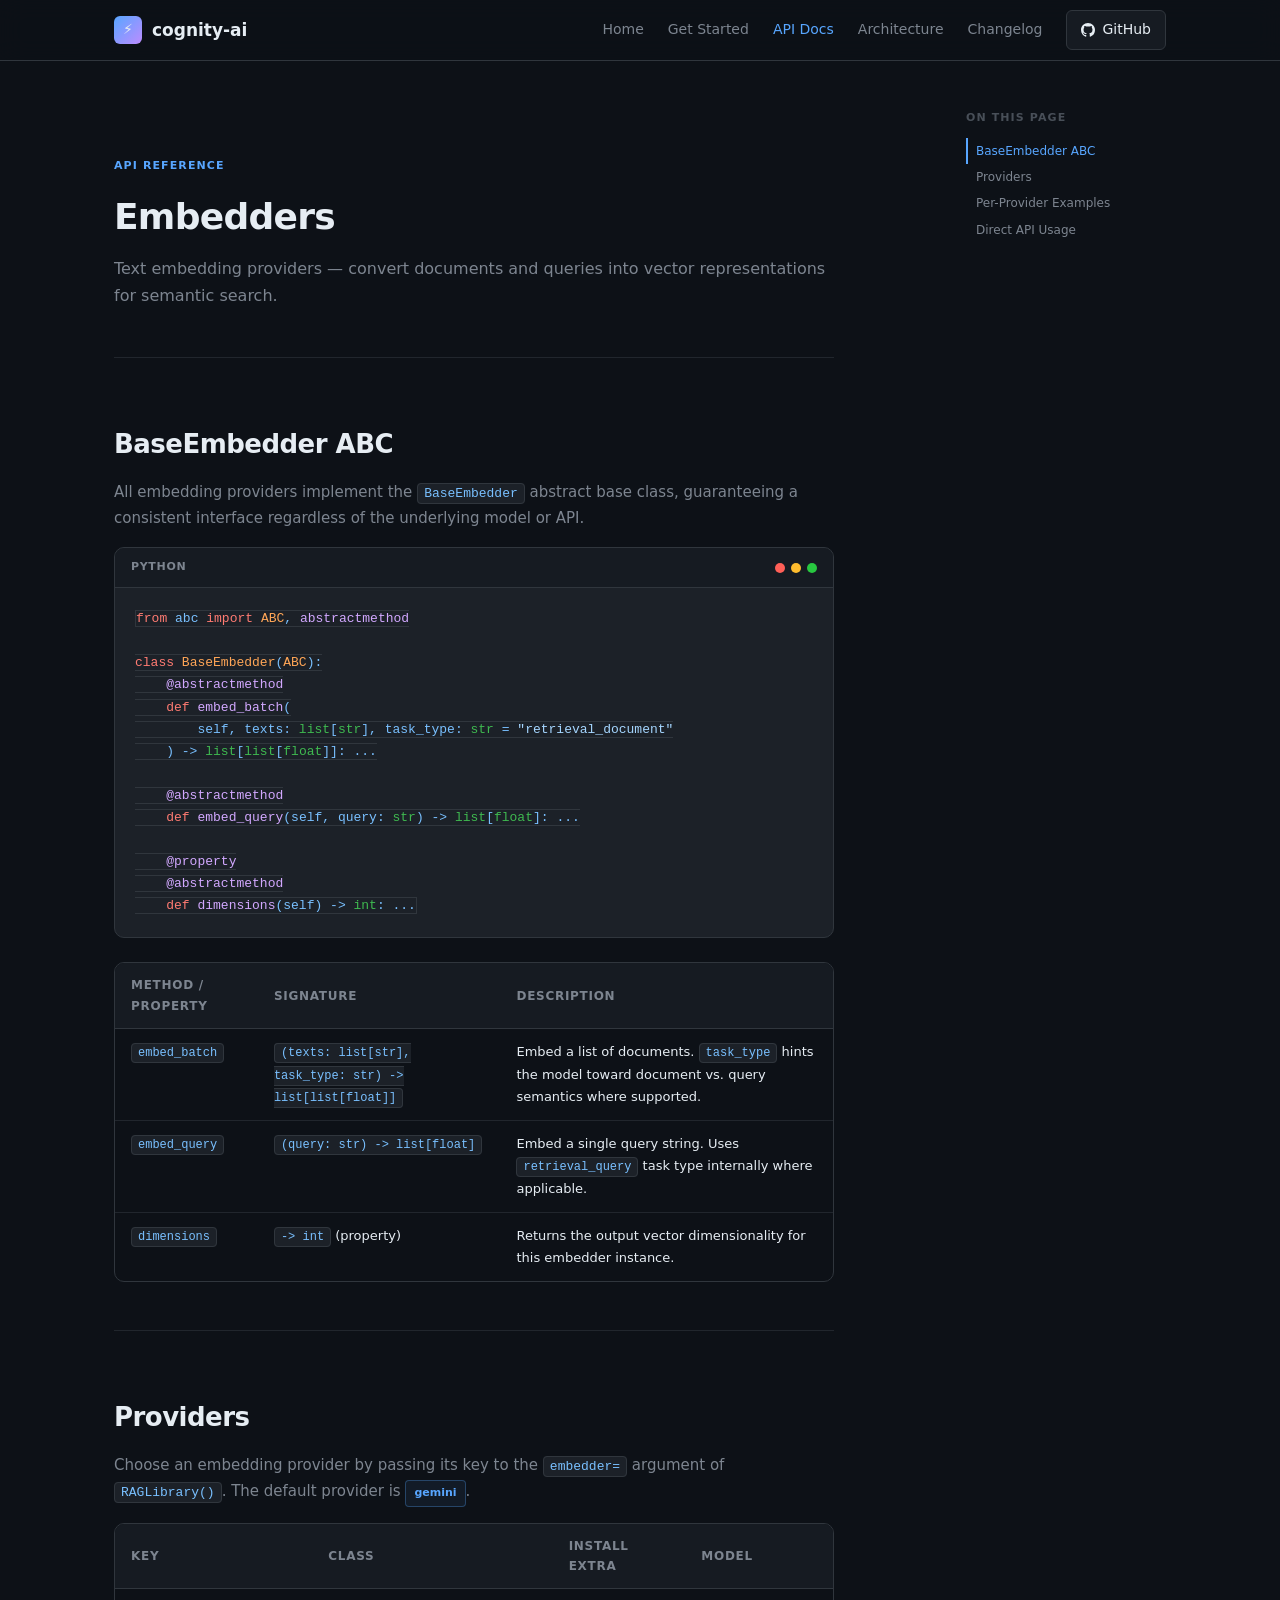
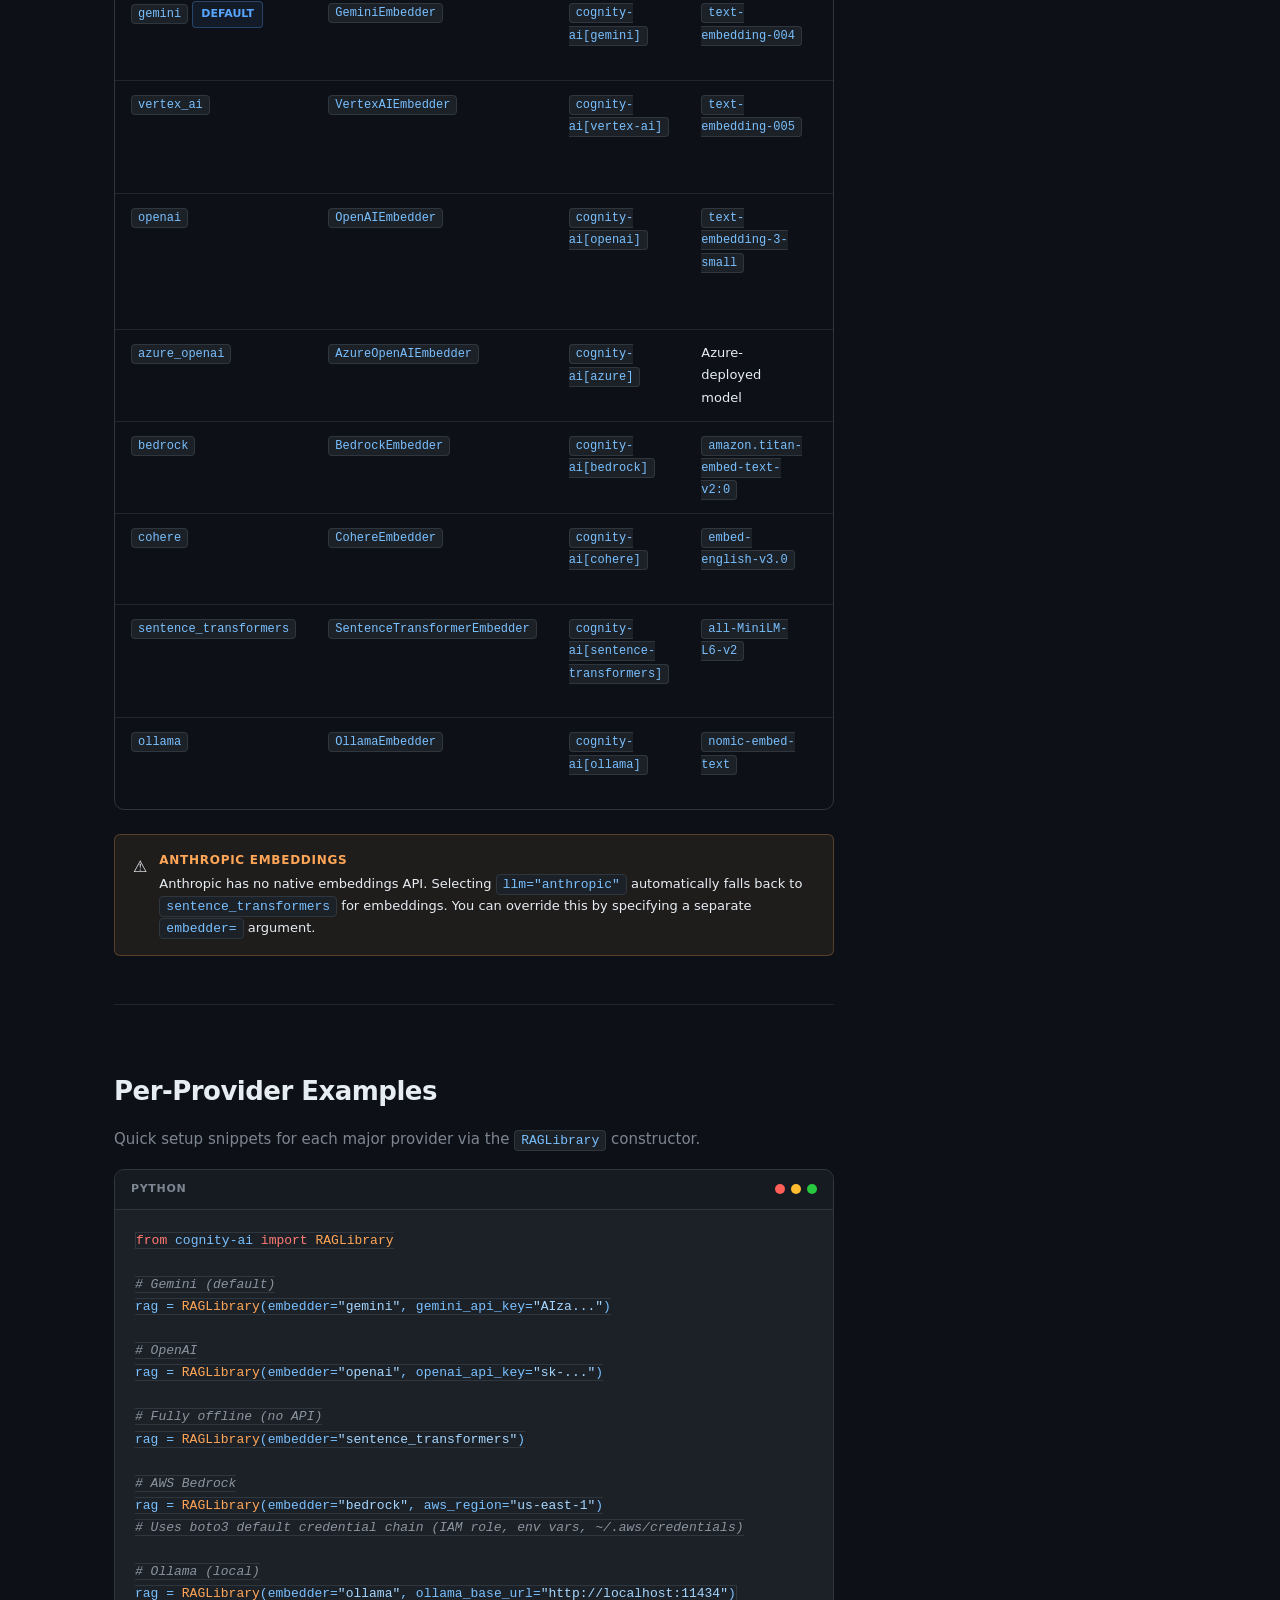
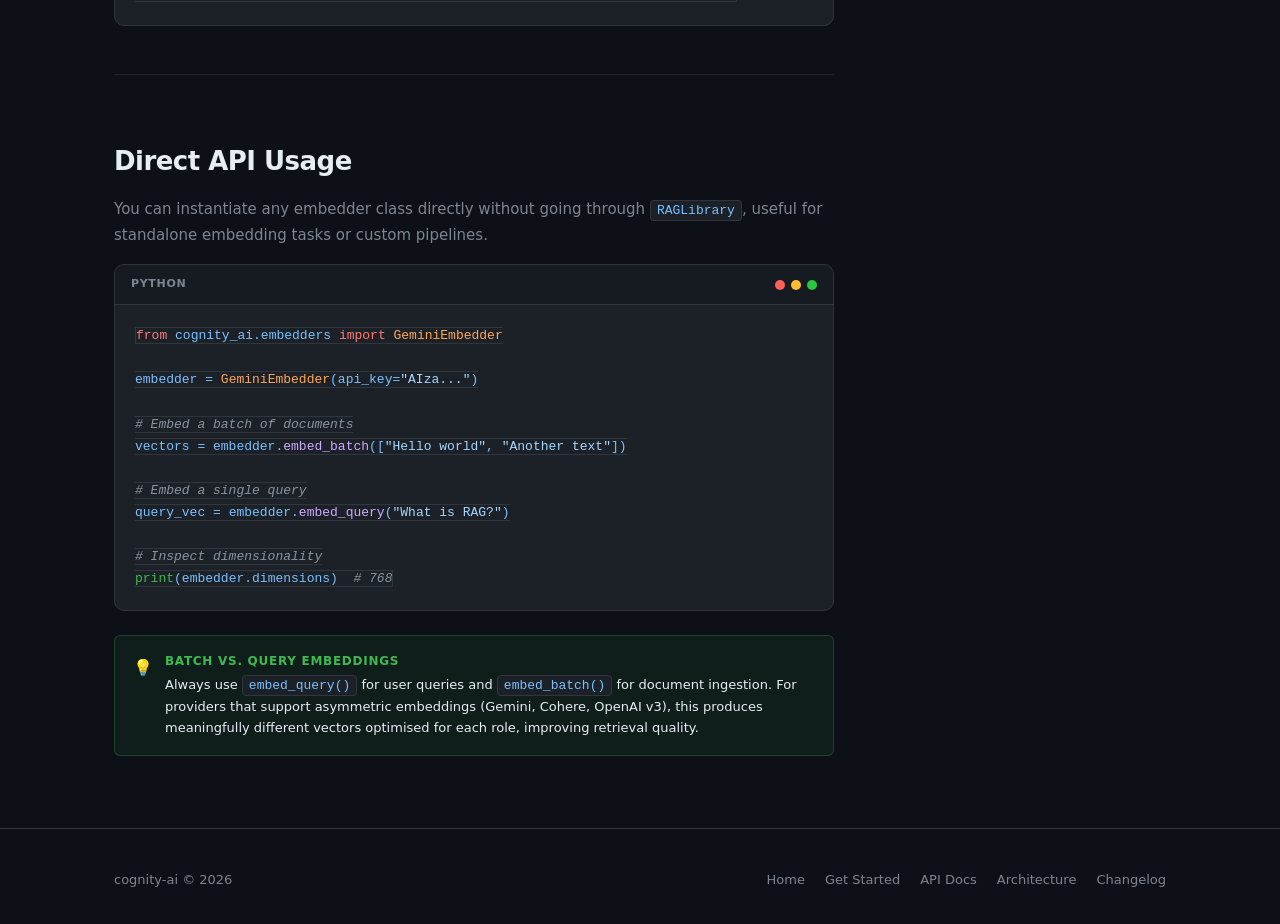
<file: docs/api/embedders.html>
<!DOCTYPE html>
<html lang="en">
<head>
  <meta charset="UTF-8" />
  <meta name="viewport" content="width=device-width, initial-scale=1.0" />
  <title>Embedders — cognity-ai API</title>
  <style>
    *, *::before, *::after { box-sizing: border-box; margin: 0; padding: 0; }

    :root {
      --bg: #0d1117; --bg-card: #161b22; --bg-code: #1c2128;
      --border: #30363d; --border-light: #21262d;
      --text: #e6edf3; --text-muted: #7d8590; --text-dim: #484f58;
      --accent: #58a6ff; --accent-2: #bc8cff; --accent-3: #3fb950;
      --accent-4: #f78166; --accent-5: #ffa657; --accent-6: #79c0ff;
      --radius: 10px; --radius-sm: 6px;
      --font: 'Inter', system-ui, sans-serif;
      --mono: 'JetBrains Mono', 'Fira Code', monospace;
    }

    @import url('https://fonts.googleapis.com/css2?family=Inter:wght@300;400;500;600;700&family=JetBrains+Mono:wght@400;500&display=swap');

    html { scroll-behavior: smooth; }
    body { background: var(--bg); color: var(--text); font-family: var(--font); font-size: 15px; line-height: 1.7; -webkit-font-smoothing: antialiased; }
    a { color: var(--accent); text-decoration: none; }
    a:hover { text-decoration: underline; }

    .container { max-width: 1100px; margin: 0 auto; padding: 0 24px; }

    /* Nav */
    nav { position: sticky; top: 0; z-index: 100; background: rgba(13,17,23,.92); backdrop-filter: blur(12px); border-bottom: 1px solid var(--border); }
    .nav-inner { display: flex; align-items: center; justify-content: space-between; height: 60px; }
    .nav-logo { display: flex; align-items: center; gap: 10px; font-size: 17px; font-weight: 700; color: var(--text); }
    .nav-logo .logo-icon { width: 28px; height: 28px; border-radius: 6px; background: linear-gradient(135deg, #58a6ff, #bc8cff); display: flex; align-items: center; justify-content: center; font-size: 14px; }
    .nav-links { display: flex; align-items: center; gap: 24px; }
    .nav-links a { color: var(--text-muted); font-size: 14px; font-weight: 500; transition: color .2s; }
    .nav-links a:hover { color: var(--text); text-decoration: none; }
    .nav-links a.nav-active { color: var(--accent); }
    .nav-github { display: flex; align-items: center; gap: 7px; padding: 7px 14px; border-radius: var(--radius-sm); background: var(--bg-card); border: 1px solid var(--border); color: var(--text) !important; font-size: 13px; font-weight: 500; transition: border-color .2s, background .2s; }
    .nav-github:hover { border-color: var(--accent); text-decoration: none !important; }
    @media (max-width: 768px) { .nav-links { display: none; } }

    /* Footer */
    footer { border-top: 1px solid var(--border); padding: 40px 0; color: var(--text-muted); font-size: 13px; }
    .footer-inner { display: flex; align-items: center; justify-content: space-between; flex-wrap: wrap; gap: 16px; }
    .footer-links { display: flex; gap: 20px; }
    .footer-links a { color: var(--text-muted); }
    .footer-links a:hover { color: var(--text); text-decoration: none; }

    /* Layout */
    .guide-layout { display: grid; grid-template-columns: 1fr 200px; gap: 48px; max-width: 1100px; margin: 0 auto; padding: 48px 24px; }
    .guide-content { max-width: 720px; }
    .guide-toc { position: sticky; top: 80px; font-size: 12px; }
    .guide-toc-title { font-size: 11px; font-weight: 700; text-transform: uppercase; letter-spacing: .1em; color: var(--text-dim); margin-bottom: 10px; }
    .guide-toc a { display: block; padding: 3px 0; color: var(--text-muted); font-size: 12px; border-left: 2px solid transparent; padding-left: 8px; }
    .guide-toc a:hover { color: var(--accent); text-decoration: none; }
    .guide-toc a.active { color: var(--accent); border-left-color: var(--accent); }
    @media (max-width: 900px) { .guide-layout { grid-template-columns: 1fr; } .guide-toc { display: none; } }

    /* Typography */
    .section-label { font-size: 11px; font-weight: 700; text-transform: uppercase; letter-spacing: .1em; color: var(--accent); margin-bottom: 10px; }
    h2 { font-size: 26px; font-weight: 700; letter-spacing: -.02em; margin-bottom: 14px; margin-top: 56px; padding-top: 16px; }
    h2:first-of-type { margin-top: 0; }
    h3 { font-size: 17px; font-weight: 600; margin-bottom: 10px; margin-top: 28px; }
    p { margin-bottom: 16px; color: var(--text); }

    /* Code blocks */
    .code-block { background: var(--bg-code); border: 1px solid var(--border); border-radius: var(--radius); overflow: hidden; margin-bottom: 24px; }
    .code-header { display: flex; align-items: center; justify-content: space-between; padding: 10px 16px; border-bottom: 1px solid var(--border); background: var(--bg-card); }
    .code-lang { font-size: 11px; font-weight: 600; color: var(--text-muted); text-transform: uppercase; letter-spacing: .06em; }
    .code-dots { display: flex; gap: 6px; }
    .code-dots span { width: 10px; height: 10px; border-radius: 50%; }
    .code-dots .dot-r { background: #ff5f57; }
    .code-dots .dot-y { background: #febc2e; }
    .code-dots .dot-g { background: #28c840; }
    pre { padding: 20px; overflow-x: auto; font-family: var(--mono); font-size: 13px; line-height: 1.7; tab-size: 2; }
    pre code { background: none; padding: 0; border-radius: 0; font-size: inherit; }
    code { font-family: var(--mono); font-size: 13px; background: var(--bg-code); border: 1px solid var(--border); padding: 2px 6px; border-radius: 4px; color: var(--accent-6); }

    /* Syntax highlighting */
    .kw  { color: #ff7b72; }
    .st  { color: #a5d6ff; }
    .cm  { color: #8b949e; font-style: italic; }
    .fn  { color: #d2a8ff; }
    .cl  { color: #ffa657; }
    .nm  { color: #79c0ff; }
    .nb  { color: #3fb950; }
    .dc  { color: #8b949e; font-style: italic; }

    /* Table */
    .table-wrap { overflow-x: auto; border-radius: var(--radius); border: 1px solid var(--border); margin-bottom: 24px; }
    table { width: 100%; border-collapse: collapse; }
    thead { background: var(--bg-card); }
    th { padding: 12px 16px; text-align: left; font-size: 12px; font-weight: 600; text-transform: uppercase; letter-spacing: .06em; color: var(--text-muted); border-bottom: 1px solid var(--border); }
    td { padding: 12px 16px; font-size: 13px; border-bottom: 1px solid var(--border-light); vertical-align: top; }
    tr:last-child td { border-bottom: none; }
    tr:hover td { background: rgba(255,255,255,.02); }
    td code { font-size: 12px; }

    /* Admonitions */
    .admonition { border-radius: var(--radius-sm); padding: 16px 18px; margin-bottom: 24px; display: flex; gap: 12px; }
    .admonition-icon { font-size: 16px; flex-shrink: 0; margin-top: 2px; }
    .admonition-body { font-size: 13px; line-height: 1.6; }
    .admonition-body strong { display: block; font-size: 12px; font-weight: 700; text-transform: uppercase; letter-spacing: .06em; margin-bottom: 4px; }
    .admonition-note { background: rgba(88,166,255,.08); border: 1px solid rgba(88,166,255,.25); }
    .admonition-note .admonition-body strong { color: var(--accent); }
    .admonition-warn { background: rgba(255,166,87,.08); border: 1px solid rgba(255,166,87,.25); }
    .admonition-warn .admonition-body strong { color: var(--accent-5); }
    .admonition-tip  { background: rgba(63,185,80,.08); border: 1px solid rgba(63,185,80,.25); }
    .admonition-tip  .admonition-body strong { color: var(--accent-3); }

    /* Badge */
    .badge { display: inline-flex; align-items: center; gap: 5px; padding: 3px 8px; border-radius: 4px; font-size: 11px; font-weight: 600; border: 1px solid; }
    .badge-blue   { color: #58a6ff; border-color: rgba(88,166,255,.3);  background: rgba(88,166,255,.07); }
    .badge-green  { color: #3fb950; border-color: rgba(63,185,80,.3);   background: rgba(63,185,80,.07); }
    .badge-orange { color: #ffa657; border-color: rgba(255,166,87,.3);  background: rgba(255,166,87,.07); }

    /* ABC signature block */
    .abc-block { background: var(--bg-card); border: 1px solid var(--border); border-radius: var(--radius); padding: 20px 24px; margin-bottom: 24px; }
    .abc-block-title { font-size: 11px; font-weight: 700; text-transform: uppercase; letter-spacing: .1em; color: var(--text-dim); margin-bottom: 12px; }

    /* Divider */
    .section-divider { border: none; border-top: 1px solid var(--border-light); margin: 48px 0; }

    :target { scroll-margin-top: 80px; }
    ::-webkit-scrollbar { width: 6px; height: 6px; }
    ::-webkit-scrollbar-track { background: var(--bg); }
    ::-webkit-scrollbar-thumb { background: var(--border); border-radius: 3px; }
    ::-webkit-scrollbar-thumb:hover { background: var(--text-dim); }
  </style>
</head>
<body>

<!-- NAV -->
<nav>
  <div class="container nav-inner">
    <a href="../index.html" class="nav-logo" style="text-decoration:none">
      <div class="logo-icon">&#9889;</div>
      cognity-ai
    </a>
    <div class="nav-links">
      <a href="../index.html">Home</a>
      <a href="../getting-started.html">Get Started</a>
      <a href="index.html" class="nav-active">API Docs</a>
      <a href="../architecture.html">Architecture</a>
      <a href="../changelog.html">Changelog</a>
      <a href="https://github.com/joshi-aayush/graph-rag" class="nav-github">
        <svg width="14" height="14" viewBox="0 0 16 16" fill="currentColor">
          <path d="M8 0C3.58 0 0 3.58 0 8c0 3.54 2.29 6.53 5.47 7.59.4.07.55-.17.55-.38 0-.19-.01-.82-.01-1.49-2.01.37-2.53-.49-2.69-.94-.09-.23-.48-.94-.82-1.13-.28-.15-.68-.52-.01-.53.63-.01 1.08.58 1.23.82.72 1.21 1.87.87 2.33.66.07-.52.28-.87.51-1.07-1.78-.2-3.64-.89-3.64-3.95 0-.87.31-1.59.82-2.15-.08-.2-.36-1.02.08-2.12 0 0 .67-.21 2.2.82.64-.18 1.32-.27 2-.27.68 0 1.36.09 2 .27 1.53-1.04 2.2-.82 2.2-.82.44 1.1.16 1.92.08 2.12.51.56.82 1.27.82 2.15 0 3.07-1.87 3.75-3.65 3.95.29.25.54.73.54 1.48 0 1.07-.01 1.93-.01 2.2 0 .21.15.46.55.38A8.013 8.013 0 0016 8c0-4.42-3.58-8-8-8z"/>
        </svg>
        GitHub
      </a>
    </div>
  </div>
</nav>

<!-- CONTENT -->
<div class="guide-layout">

  <!-- Main Content -->
  <main class="guide-content">

    <!-- Page Header -->
    <div style="padding: 48px 0 32px; border-bottom: 1px solid var(--border-light); margin-bottom: 48px;">
      <div class="section-label">API Reference</div>
      <h1 style="font-size:36px;font-weight:800;letter-spacing:-.02em;margin-bottom:8px;">Embedders</h1>
      <p style="color:var(--text-muted);font-size:16px;">Text embedding providers — convert documents and queries into vector representations for semantic search.</p>
    </div>

    <!-- Section: BaseEmbedder ABC -->
    <section id="base-embedder">
      <h2>BaseEmbedder ABC</h2>
      <p style="color:var(--text-muted);">All embedding providers implement the <code>BaseEmbedder</code> abstract base class, guaranteeing a consistent interface regardless of the underlying model or API.</p>

      <div class="code-block">
        <div class="code-header">
          <span class="code-lang">python</span>
          <div class="code-dots"><span class="dot-r"></span><span class="dot-y"></span><span class="dot-g"></span></div>
        </div>
        <pre><code><span class="kw">from</span> <span class="nm">abc</span> <span class="kw">import</span> <span class="cl">ABC</span>, <span class="fn">abstractmethod</span>

<span class="kw">class</span> <span class="cl">BaseEmbedder</span>(<span class="cl">ABC</span>):
    <span class="fn">@abstractmethod</span>
    <span class="kw">def</span> <span class="fn">embed_batch</span>(
        <span class="nm">self</span>, texts: <span class="nb">list</span>[<span class="nb">str</span>], task_type: <span class="nb">str</span> = <span class="st">"retrieval_document"</span>
    ) -> <span class="nb">list</span>[<span class="nb">list</span>[<span class="nb">float</span>]]: ...

    <span class="fn">@abstractmethod</span>
    <span class="kw">def</span> <span class="fn">embed_query</span>(<span class="nm">self</span>, query: <span class="nb">str</span>) -> <span class="nb">list</span>[<span class="nb">float</span>]: ...

    <span class="fn">@property</span>
    <span class="fn">@abstractmethod</span>
    <span class="kw">def</span> <span class="fn">dimensions</span>(<span class="nm">self</span>) -> <span class="nb">int</span>: ...</code></pre>
      </div>

      <div class="table-wrap">
        <table>
          <thead>
            <tr>
              <th>Method / Property</th>
              <th>Signature</th>
              <th>Description</th>
            </tr>
          </thead>
          <tbody>
            <tr>
              <td><code>embed_batch</code></td>
              <td><code>(texts: list[str], task_type: str) -&gt; list[list[float]]</code></td>
              <td>Embed a list of documents. <code>task_type</code> hints the model toward document vs. query semantics where supported.</td>
            </tr>
            <tr>
              <td><code>embed_query</code></td>
              <td><code>(query: str) -&gt; list[float]</code></td>
              <td>Embed a single query string. Uses <code>retrieval_query</code> task type internally where applicable.</td>
            </tr>
            <tr>
              <td><code>dimensions</code></td>
              <td><code>-&gt; int</code> (property)</td>
              <td>Returns the output vector dimensionality for this embedder instance.</td>
            </tr>
          </tbody>
        </table>
      </div>
    </section>

    <hr class="section-divider" />

    <!-- Section: Provider Table -->
    <section id="providers">
      <h2>Providers</h2>
      <p style="color:var(--text-muted);">Choose an embedding provider by passing its key to the <code>embedder=</code> argument of <code>RAGLibrary()</code>. The default provider is <span class="badge badge-blue">gemini</span>.</p>

      <div class="table-wrap">
        <table>
          <thead>
            <tr>
              <th>Key</th>
              <th>Class</th>
              <th>Install extra</th>
              <th>Model</th>
              <th>Dimensions</th>
              <th>Notes</th>
            </tr>
          </thead>
          <tbody>
            <tr>
              <td><code>gemini</code> <span class="badge badge-blue">DEFAULT</span></td>
              <td><code>GeminiEmbedder</code></td>
              <td><code>cognity-ai[gemini]</code></td>
              <td><code>text-embedding-004</code></td>
              <td>768</td>
              <td>Best default; free tier available</td>
            </tr>
            <tr>
              <td><code>vertex_ai</code></td>
              <td><code>VertexAIEmbedder</code></td>
              <td><code>cognity-ai[vertex-ai]</code></td>
              <td><code>text-embedding-005</code></td>
              <td>768</td>
              <td>Google Cloud; requires project</td>
            </tr>
            <tr>
              <td><code>openai</code></td>
              <td><code>OpenAIEmbedder</code></td>
              <td><code>cognity-ai[openai]</code></td>
              <td><code>text-embedding-3-small</code></td>
              <td>1536</td>
              <td>Also supports <code>text-embedding-3-large</code> (3072)</td>
            </tr>
            <tr>
              <td><code>azure_openai</code></td>
              <td><code>AzureOpenAIEmbedder</code></td>
              <td><code>cognity-ai[azure]</code></td>
              <td>Azure-deployed model</td>
              <td>varies</td>
              <td>Enterprise Azure environments</td>
            </tr>
            <tr>
              <td><code>bedrock</code></td>
              <td><code>BedrockEmbedder</code></td>
              <td><code>cognity-ai[bedrock]</code></td>
              <td><code>amazon.titan-embed-text-v2:0</code></td>
              <td>1024</td>
              <td>AWS-native; no API key needed</td>
            </tr>
            <tr>
              <td><code>cohere</code></td>
              <td><code>CohereEmbedder</code></td>
              <td><code>cognity-ai[cohere]</code></td>
              <td><code>embed-english-v3.0</code></td>
              <td>1024</td>
              <td>Also multilingual variant</td>
            </tr>
            <tr>
              <td><code>sentence_transformers</code></td>
              <td><code>SentenceTransformerEmbedder</code></td>
              <td><code>cognity-ai[sentence-transformers]</code></td>
              <td><code>all-MiniLM-L6-v2</code></td>
              <td>384</td>
              <td>Fully local; no API; good offline default</td>
            </tr>
            <tr>
              <td><code>ollama</code></td>
              <td><code>OllamaEmbedder</code></td>
              <td><code>cognity-ai[ollama]</code></td>
              <td><code>nomic-embed-text</code></td>
              <td>768</td>
              <td>Local Ollama server required</td>
            </tr>
          </tbody>
        </table>
      </div>

      <div class="admonition admonition-warn">
        <div class="admonition-icon">&#9888;&#65039;</div>
        <div class="admonition-body">
          <strong>Anthropic embeddings</strong>
          Anthropic has no native embeddings API. Selecting <code>llm="anthropic"</code> automatically falls back to <code>sentence_transformers</code> for embeddings. You can override this by specifying a separate <code>embedder=</code> argument.
        </div>
      </div>
    </section>

    <hr class="section-divider" />

    <!-- Section: Per-Provider Examples -->
    <section id="examples">
      <h2>Per-Provider Examples</h2>
      <p style="color:var(--text-muted);">Quick setup snippets for each major provider via the <code>RAGLibrary</code> constructor.</p>

      <div class="code-block">
        <div class="code-header">
          <span class="code-lang">python</span>
          <div class="code-dots"><span class="dot-r"></span><span class="dot-y"></span><span class="dot-g"></span></div>
        </div>
        <pre><code><span class="kw">from</span> <span class="nm">cognity-ai</span> <span class="kw">import</span> <span class="cl">RAGLibrary</span>

<span class="cm"># Gemini (default)</span>
<span class="nm">rag</span> = <span class="cl">RAGLibrary</span>(embedder=<span class="st">"gemini"</span>, gemini_api_key=<span class="st">"AIza..."</span>)

<span class="cm"># OpenAI</span>
<span class="nm">rag</span> = <span class="cl">RAGLibrary</span>(embedder=<span class="st">"openai"</span>, openai_api_key=<span class="st">"sk-..."</span>)

<span class="cm"># Fully offline (no API)</span>
<span class="nm">rag</span> = <span class="cl">RAGLibrary</span>(embedder=<span class="st">"sentence_transformers"</span>)

<span class="cm"># AWS Bedrock</span>
<span class="nm">rag</span> = <span class="cl">RAGLibrary</span>(embedder=<span class="st">"bedrock"</span>, aws_region=<span class="st">"us-east-1"</span>)
<span class="cm"># Uses boto3 default credential chain (IAM role, env vars, ~/.aws/credentials)</span>

<span class="cm"># Ollama (local)</span>
<span class="nm">rag</span> = <span class="cl">RAGLibrary</span>(embedder=<span class="st">"ollama"</span>, ollama_base_url=<span class="st">"http://localhost:11434"</span>)</code></pre>
      </div>
    </section>

    <hr class="section-divider" />

    <!-- Section: Direct API Usage -->
    <section id="direct-api">
      <h2>Direct API Usage</h2>
      <p style="color:var(--text-muted);">You can instantiate any embedder class directly without going through <code>RAGLibrary</code>, useful for standalone embedding tasks or custom pipelines.</p>

      <div class="code-block">
        <div class="code-header">
          <span class="code-lang">python</span>
          <div class="code-dots"><span class="dot-r"></span><span class="dot-y"></span><span class="dot-g"></span></div>
        </div>
        <pre><code><span class="kw">from</span> <span class="nm">cognity_ai.embedders</span> <span class="kw">import</span> <span class="cl">GeminiEmbedder</span>

<span class="nm">embedder</span> = <span class="cl">GeminiEmbedder</span>(api_key=<span class="st">"AIza..."</span>)

<span class="cm"># Embed a batch of documents</span>
<span class="nm">vectors</span> = <span class="nm">embedder</span>.<span class="fn">embed_batch</span>([<span class="st">"Hello world"</span>, <span class="st">"Another text"</span>])

<span class="cm"># Embed a single query</span>
<span class="nm">query_vec</span> = <span class="nm">embedder</span>.<span class="fn">embed_query</span>(<span class="st">"What is RAG?"</span>)

<span class="cm"># Inspect dimensionality</span>
<span class="nb">print</span>(<span class="nm">embedder</span>.dimensions)  <span class="cm"># 768</span></code></pre>
      </div>

      <div class="admonition admonition-tip">
        <div class="admonition-icon">&#128161;</div>
        <div class="admonition-body">
          <strong>Batch vs. query embeddings</strong>
          Always use <code>embed_query()</code> for user queries and <code>embed_batch()</code> for document ingestion. For providers that support asymmetric embeddings (Gemini, Cohere, OpenAI v3), this produces meaningfully different vectors optimised for each role, improving retrieval quality.
        </div>
      </div>
    </section>

  </main>

  <!-- Table of Contents -->
  <aside class="guide-toc">
    <div class="guide-toc-title">On this page</div>
    <a href="#base-embedder">BaseEmbedder ABC</a>
    <a href="#providers">Providers</a>
    <a href="#examples">Per-Provider Examples</a>
    <a href="#direct-api">Direct API Usage</a>
  </aside>

</div>

<!-- FOOTER -->
<footer>
  <div class="container footer-inner">
    <span>cognity-ai &copy; 2026</span>
    <div class="footer-links">
      <a href="../index.html">Home</a>
      <a href="../getting-started.html">Get Started</a>
      <a href="index.html">API Docs</a>
      <a href="../architecture.html">Architecture</a>
      <a href="../changelog.html">Changelog</a>
    </div>
  </div>
</footer>

<script>
  // Highlight active TOC link on scroll
  const tocLinks = document.querySelectorAll('.guide-toc a');
  const sections = Array.from(tocLinks).map(l => document.querySelector(l.getAttribute('href')));
  function onScroll() {
    let current = sections[0];
    for (const s of sections) {
      if (s && s.getBoundingClientRect().top <= 100) current = s;
    }
    tocLinks.forEach(l => l.classList.toggle('active', l.getAttribute('href') === '#' + current.id));
  }
  window.addEventListener('scroll', onScroll, { passive: true });
  onScroll();
</script>
</body>
</html>
</file>
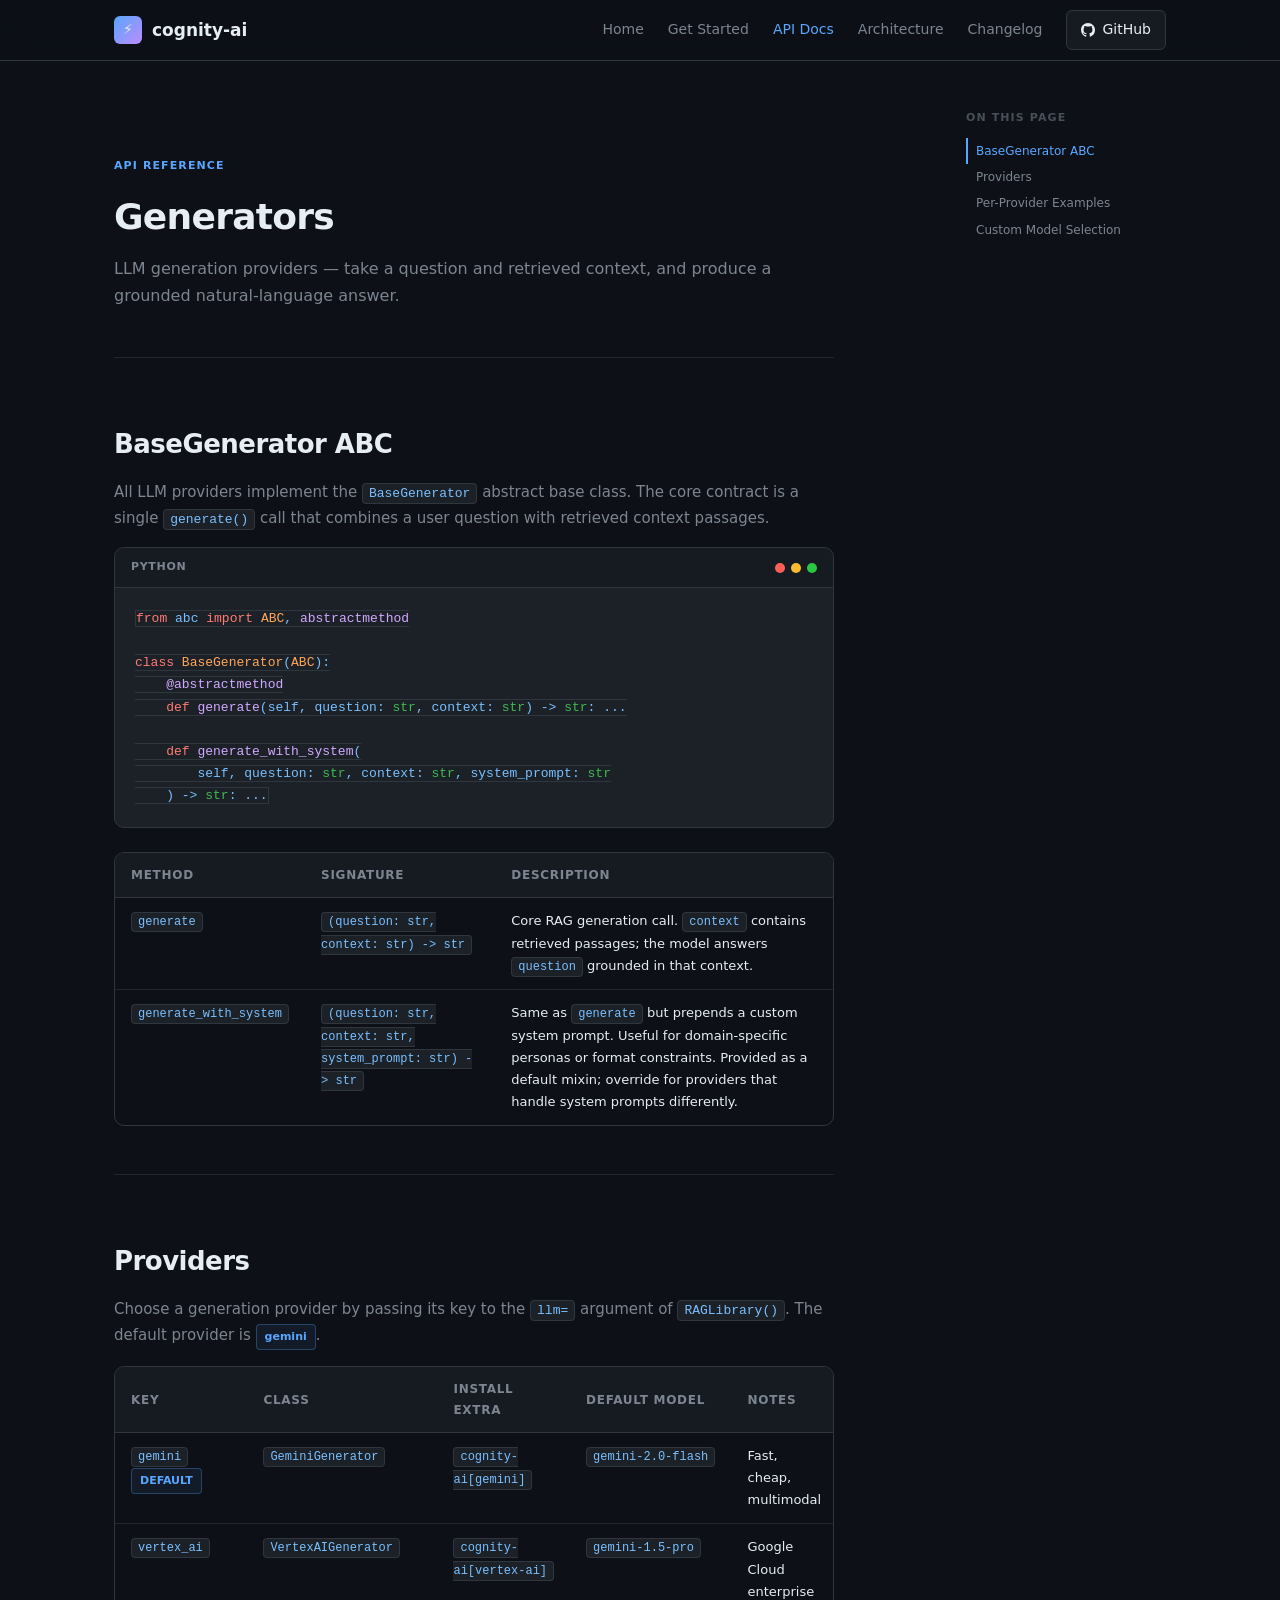
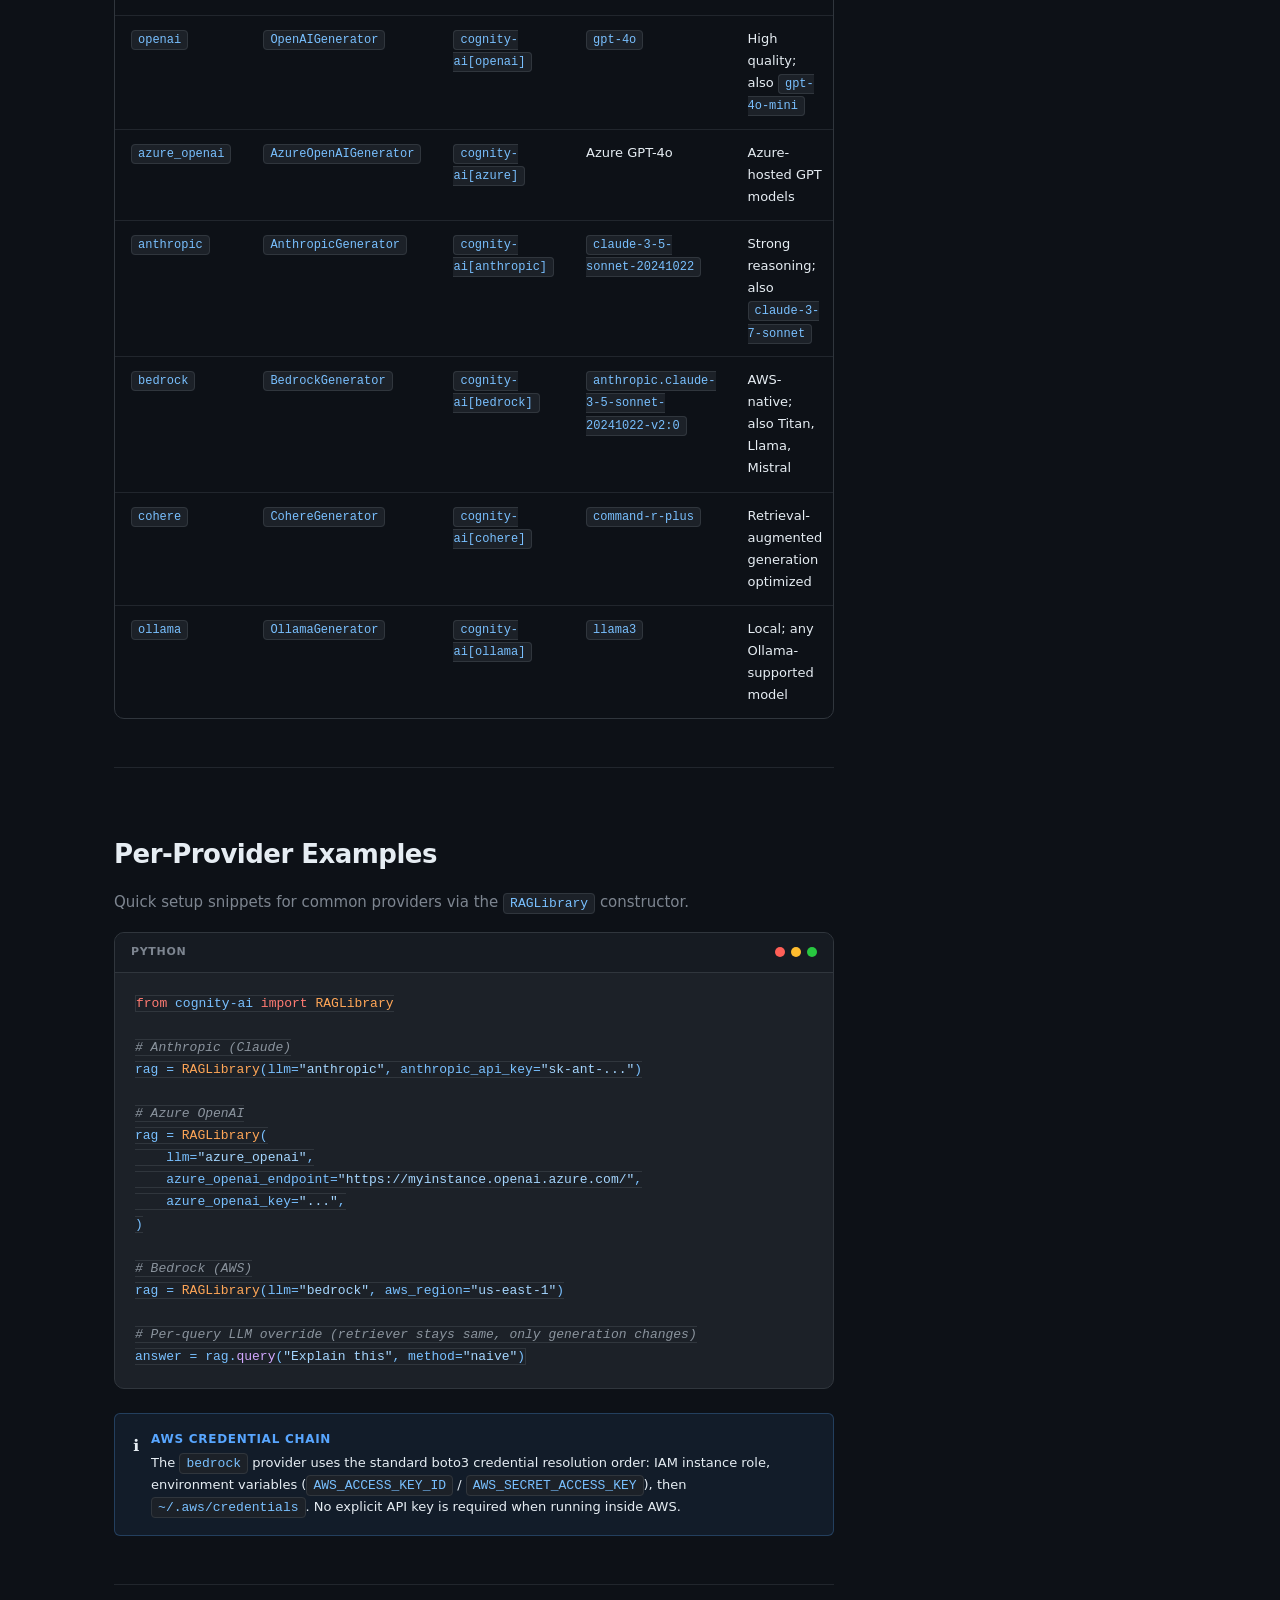
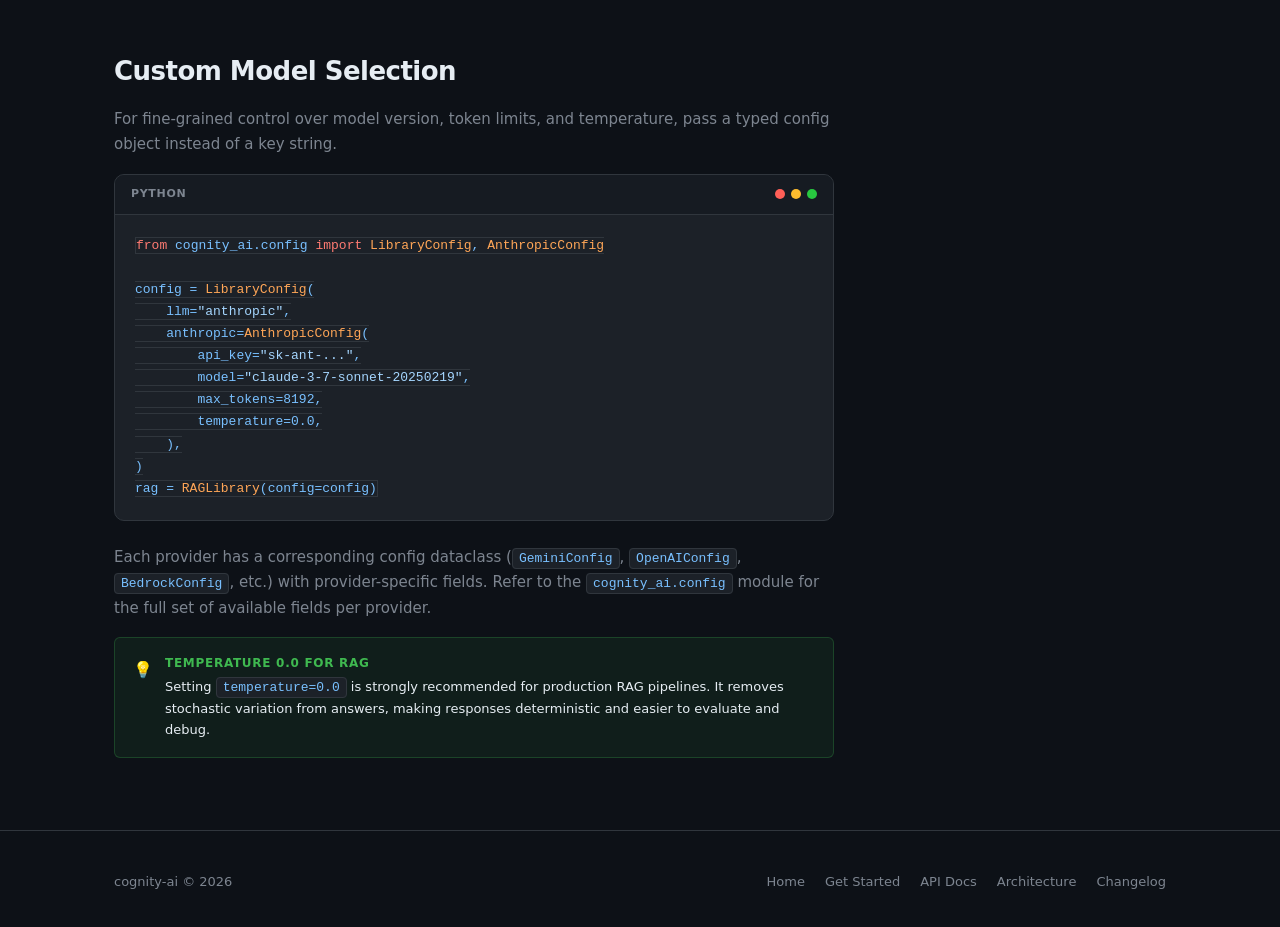
<file: docs/api/generators.html>
<!DOCTYPE html>
<html lang="en">
<head>
  <meta charset="UTF-8" />
  <meta name="viewport" content="width=device-width, initial-scale=1.0" />
  <title>Generators — cognity-ai API</title>
  <style>
    *, *::before, *::after { box-sizing: border-box; margin: 0; padding: 0; }

    :root {
      --bg: #0d1117; --bg-card: #161b22; --bg-code: #1c2128;
      --border: #30363d; --border-light: #21262d;
      --text: #e6edf3; --text-muted: #7d8590; --text-dim: #484f58;
      --accent: #58a6ff; --accent-2: #bc8cff; --accent-3: #3fb950;
      --accent-4: #f78166; --accent-5: #ffa657; --accent-6: #79c0ff;
      --radius: 10px; --radius-sm: 6px;
      --font: 'Inter', system-ui, sans-serif;
      --mono: 'JetBrains Mono', 'Fira Code', monospace;
    }

    @import url('https://fonts.googleapis.com/css2?family=Inter:wght@300;400;500;600;700&family=JetBrains+Mono:wght@400;500&display=swap');

    html { scroll-behavior: smooth; }
    body { background: var(--bg); color: var(--text); font-family: var(--font); font-size: 15px; line-height: 1.7; -webkit-font-smoothing: antialiased; }
    a { color: var(--accent); text-decoration: none; }
    a:hover { text-decoration: underline; }

    .container { max-width: 1100px; margin: 0 auto; padding: 0 24px; }

    /* Nav */
    nav { position: sticky; top: 0; z-index: 100; background: rgba(13,17,23,.92); backdrop-filter: blur(12px); border-bottom: 1px solid var(--border); }
    .nav-inner { display: flex; align-items: center; justify-content: space-between; height: 60px; }
    .nav-logo { display: flex; align-items: center; gap: 10px; font-size: 17px; font-weight: 700; color: var(--text); }
    .nav-logo .logo-icon { width: 28px; height: 28px; border-radius: 6px; background: linear-gradient(135deg, #58a6ff, #bc8cff); display: flex; align-items: center; justify-content: center; font-size: 14px; }
    .nav-links { display: flex; align-items: center; gap: 24px; }
    .nav-links a { color: var(--text-muted); font-size: 14px; font-weight: 500; transition: color .2s; }
    .nav-links a:hover { color: var(--text); text-decoration: none; }
    .nav-links a.nav-active { color: var(--accent); }
    .nav-github { display: flex; align-items: center; gap: 7px; padding: 7px 14px; border-radius: var(--radius-sm); background: var(--bg-card); border: 1px solid var(--border); color: var(--text) !important; font-size: 13px; font-weight: 500; transition: border-color .2s, background .2s; }
    .nav-github:hover { border-color: var(--accent); text-decoration: none !important; }
    @media (max-width: 768px) { .nav-links { display: none; } }

    /* Footer */
    footer { border-top: 1px solid var(--border); padding: 40px 0; color: var(--text-muted); font-size: 13px; }
    .footer-inner { display: flex; align-items: center; justify-content: space-between; flex-wrap: wrap; gap: 16px; }
    .footer-links { display: flex; gap: 20px; }
    .footer-links a { color: var(--text-muted); }
    .footer-links a:hover { color: var(--text); text-decoration: none; }

    /* Layout */
    .guide-layout { display: grid; grid-template-columns: 1fr 200px; gap: 48px; max-width: 1100px; margin: 0 auto; padding: 48px 24px; }
    .guide-content { max-width: 720px; }
    .guide-toc { position: sticky; top: 80px; font-size: 12px; }
    .guide-toc-title { font-size: 11px; font-weight: 700; text-transform: uppercase; letter-spacing: .1em; color: var(--text-dim); margin-bottom: 10px; }
    .guide-toc a { display: block; padding: 3px 0; color: var(--text-muted); font-size: 12px; border-left: 2px solid transparent; padding-left: 8px; }
    .guide-toc a:hover { color: var(--accent); text-decoration: none; }
    .guide-toc a.active { color: var(--accent); border-left-color: var(--accent); }
    @media (max-width: 900px) { .guide-layout { grid-template-columns: 1fr; } .guide-toc { display: none; } }

    /* Typography */
    .section-label { font-size: 11px; font-weight: 700; text-transform: uppercase; letter-spacing: .1em; color: var(--accent); margin-bottom: 10px; }
    h2 { font-size: 26px; font-weight: 700; letter-spacing: -.02em; margin-bottom: 14px; margin-top: 56px; padding-top: 16px; }
    h2:first-of-type { margin-top: 0; }
    h3 { font-size: 17px; font-weight: 600; margin-bottom: 10px; margin-top: 28px; }
    p { margin-bottom: 16px; color: var(--text); }

    /* Code blocks */
    .code-block { background: var(--bg-code); border: 1px solid var(--border); border-radius: var(--radius); overflow: hidden; margin-bottom: 24px; }
    .code-header { display: flex; align-items: center; justify-content: space-between; padding: 10px 16px; border-bottom: 1px solid var(--border); background: var(--bg-card); }
    .code-lang { font-size: 11px; font-weight: 600; color: var(--text-muted); text-transform: uppercase; letter-spacing: .06em; }
    .code-dots { display: flex; gap: 6px; }
    .code-dots span { width: 10px; height: 10px; border-radius: 50%; }
    .code-dots .dot-r { background: #ff5f57; }
    .code-dots .dot-y { background: #febc2e; }
    .code-dots .dot-g { background: #28c840; }
    pre { padding: 20px; overflow-x: auto; font-family: var(--mono); font-size: 13px; line-height: 1.7; tab-size: 2; }
    pre code { background: none; padding: 0; border-radius: 0; font-size: inherit; }
    code { font-family: var(--mono); font-size: 13px; background: var(--bg-code); border: 1px solid var(--border); padding: 2px 6px; border-radius: 4px; color: var(--accent-6); }

    /* Syntax highlighting */
    .kw  { color: #ff7b72; }
    .st  { color: #a5d6ff; }
    .cm  { color: #8b949e; font-style: italic; }
    .fn  { color: #d2a8ff; }
    .cl  { color: #ffa657; }
    .nm  { color: #79c0ff; }
    .nb  { color: #3fb950; }

    /* Table */
    .table-wrap { overflow-x: auto; border-radius: var(--radius); border: 1px solid var(--border); margin-bottom: 24px; }
    table { width: 100%; border-collapse: collapse; }
    thead { background: var(--bg-card); }
    th { padding: 12px 16px; text-align: left; font-size: 12px; font-weight: 600; text-transform: uppercase; letter-spacing: .06em; color: var(--text-muted); border-bottom: 1px solid var(--border); }
    td { padding: 12px 16px; font-size: 13px; border-bottom: 1px solid var(--border-light); vertical-align: top; }
    tr:last-child td { border-bottom: none; }
    tr:hover td { background: rgba(255,255,255,.02); }
    td code { font-size: 12px; }

    /* Admonitions */
    .admonition { border-radius: var(--radius-sm); padding: 16px 18px; margin-bottom: 24px; display: flex; gap: 12px; }
    .admonition-icon { font-size: 16px; flex-shrink: 0; margin-top: 2px; }
    .admonition-body { font-size: 13px; line-height: 1.6; }
    .admonition-body strong { display: block; font-size: 12px; font-weight: 700; text-transform: uppercase; letter-spacing: .06em; margin-bottom: 4px; }
    .admonition-note { background: rgba(88,166,255,.08); border: 1px solid rgba(88,166,255,.25); }
    .admonition-note .admonition-body strong { color: var(--accent); }
    .admonition-warn { background: rgba(255,166,87,.08); border: 1px solid rgba(255,166,87,.25); }
    .admonition-warn .admonition-body strong { color: var(--accent-5); }
    .admonition-tip  { background: rgba(63,185,80,.08); border: 1px solid rgba(63,185,80,.25); }
    .admonition-tip  .admonition-body strong { color: var(--accent-3); }

    /* Badge */
    .badge { display: inline-flex; align-items: center; gap: 5px; padding: 3px 8px; border-radius: 4px; font-size: 11px; font-weight: 600; border: 1px solid; }
    .badge-blue   { color: #58a6ff; border-color: rgba(88,166,255,.3);  background: rgba(88,166,255,.07); }
    .badge-green  { color: #3fb950; border-color: rgba(63,185,80,.3);   background: rgba(63,185,80,.07); }
    .badge-purple { color: #bc8cff; border-color: rgba(188,140,255,.3); background: rgba(188,140,255,.07); }
    .badge-orange { color: #ffa657; border-color: rgba(255,166,87,.3);  background: rgba(255,166,87,.07); }

    /* Divider */
    .section-divider { border: none; border-top: 1px solid var(--border-light); margin: 48px 0; }

    :target { scroll-margin-top: 80px; }
    ::-webkit-scrollbar { width: 6px; height: 6px; }
    ::-webkit-scrollbar-track { background: var(--bg); }
    ::-webkit-scrollbar-thumb { background: var(--border); border-radius: 3px; }
    ::-webkit-scrollbar-thumb:hover { background: var(--text-dim); }
  </style>
</head>
<body>

<!-- NAV -->
<nav>
  <div class="container nav-inner">
    <a href="../index.html" class="nav-logo" style="text-decoration:none">
      <div class="logo-icon">&#9889;</div>
      cognity-ai
    </a>
    <div class="nav-links">
      <a href="../index.html">Home</a>
      <a href="../getting-started.html">Get Started</a>
      <a href="index.html" class="nav-active">API Docs</a>
      <a href="../architecture.html">Architecture</a>
      <a href="../changelog.html">Changelog</a>
      <a href="https://github.com/joshi-aayush/graph-rag" class="nav-github">
        <svg width="14" height="14" viewBox="0 0 16 16" fill="currentColor">
          <path d="M8 0C3.58 0 0 3.58 0 8c0 3.54 2.29 6.53 5.47 7.59.4.07.55-.17.55-.38 0-.19-.01-.82-.01-1.49-2.01.37-2.53-.49-2.69-.94-.09-.23-.48-.94-.82-1.13-.28-.15-.68-.52-.01-.53.63-.01 1.08.58 1.23.82.72 1.21 1.87.87 2.33.66.07-.52.28-.87.51-1.07-1.78-.2-3.64-.89-3.64-3.95 0-.87.31-1.59.82-2.15-.08-.2-.36-1.02.08-2.12 0 0 .67-.21 2.2.82.64-.18 1.32-.27 2-.27.68 0 1.36.09 2 .27 1.53-1.04 2.2-.82 2.2-.82.44 1.1.16 1.92.08 2.12.51.56.82 1.27.82 2.15 0 3.07-1.87 3.75-3.65 3.95.29.25.54.73.54 1.48 0 1.07-.01 1.93-.01 2.2 0 .21.15.46.55.38A8.013 8.013 0 0016 8c0-4.42-3.58-8-8-8z"/>
        </svg>
        GitHub
      </a>
    </div>
  </div>
</nav>

<!-- CONTENT -->
<div class="guide-layout">

  <!-- Main Content -->
  <main class="guide-content">

    <!-- Page Header -->
    <div style="padding: 48px 0 32px; border-bottom: 1px solid var(--border-light); margin-bottom: 48px;">
      <div class="section-label">API Reference</div>
      <h1 style="font-size:36px;font-weight:800;letter-spacing:-.02em;margin-bottom:8px;">Generators</h1>
      <p style="color:var(--text-muted);font-size:16px;">LLM generation providers — take a question and retrieved context, and produce a grounded natural-language answer.</p>
    </div>

    <!-- Section: BaseGenerator ABC -->
    <section id="base-generator">
      <h2>BaseGenerator ABC</h2>
      <p style="color:var(--text-muted);">All LLM providers implement the <code>BaseGenerator</code> abstract base class. The core contract is a single <code>generate()</code> call that combines a user question with retrieved context passages.</p>

      <div class="code-block">
        <div class="code-header">
          <span class="code-lang">python</span>
          <div class="code-dots"><span class="dot-r"></span><span class="dot-y"></span><span class="dot-g"></span></div>
        </div>
        <pre><code><span class="kw">from</span> <span class="nm">abc</span> <span class="kw">import</span> <span class="cl">ABC</span>, <span class="fn">abstractmethod</span>

<span class="kw">class</span> <span class="cl">BaseGenerator</span>(<span class="cl">ABC</span>):
    <span class="fn">@abstractmethod</span>
    <span class="kw">def</span> <span class="fn">generate</span>(<span class="nm">self</span>, question: <span class="nb">str</span>, context: <span class="nb">str</span>) -> <span class="nb">str</span>: ...

    <span class="kw">def</span> <span class="fn">generate_with_system</span>(
        <span class="nm">self</span>, question: <span class="nb">str</span>, context: <span class="nb">str</span>, system_prompt: <span class="nb">str</span>
    ) -> <span class="nb">str</span>: ...</code></pre>
      </div>

      <div class="table-wrap">
        <table>
          <thead>
            <tr>
              <th>Method</th>
              <th>Signature</th>
              <th>Description</th>
            </tr>
          </thead>
          <tbody>
            <tr>
              <td><code>generate</code></td>
              <td><code>(question: str, context: str) -&gt; str</code></td>
              <td>Core RAG generation call. <code>context</code> contains retrieved passages; the model answers <code>question</code> grounded in that context.</td>
            </tr>
            <tr>
              <td><code>generate_with_system</code></td>
              <td><code>(question: str, context: str, system_prompt: str) -&gt; str</code></td>
              <td>Same as <code>generate</code> but prepends a custom system prompt. Useful for domain-specific personas or format constraints. Provided as a default mixin; override for providers that handle system prompts differently.</td>
            </tr>
          </tbody>
        </table>
      </div>
    </section>

    <hr class="section-divider" />

    <!-- Section: Provider Table -->
    <section id="providers">
      <h2>Providers</h2>
      <p style="color:var(--text-muted);">Choose a generation provider by passing its key to the <code>llm=</code> argument of <code>RAGLibrary()</code>. The default provider is <span class="badge badge-blue">gemini</span>.</p>

      <div class="table-wrap">
        <table>
          <thead>
            <tr>
              <th>Key</th>
              <th>Class</th>
              <th>Install extra</th>
              <th>Default model</th>
              <th>Notes</th>
            </tr>
          </thead>
          <tbody>
            <tr>
              <td><code>gemini</code> <span class="badge badge-blue">DEFAULT</span></td>
              <td><code>GeminiGenerator</code></td>
              <td><code>cognity-ai[gemini]</code></td>
              <td><code>gemini-2.0-flash</code></td>
              <td>Fast, cheap, multimodal</td>
            </tr>
            <tr>
              <td><code>vertex_ai</code></td>
              <td><code>VertexAIGenerator</code></td>
              <td><code>cognity-ai[vertex-ai]</code></td>
              <td><code>gemini-1.5-pro</code></td>
              <td>Google Cloud enterprise</td>
            </tr>
            <tr>
              <td><code>openai</code></td>
              <td><code>OpenAIGenerator</code></td>
              <td><code>cognity-ai[openai]</code></td>
              <td><code>gpt-4o</code></td>
              <td>High quality; also <code>gpt-4o-mini</code></td>
            </tr>
            <tr>
              <td><code>azure_openai</code></td>
              <td><code>AzureOpenAIGenerator</code></td>
              <td><code>cognity-ai[azure]</code></td>
              <td>Azure GPT-4o</td>
              <td>Azure-hosted GPT models</td>
            </tr>
            <tr>
              <td><code>anthropic</code></td>
              <td><code>AnthropicGenerator</code></td>
              <td><code>cognity-ai[anthropic]</code></td>
              <td><code>claude-3-5-sonnet-20241022</code></td>
              <td>Strong reasoning; also <code>claude-3-7-sonnet</code></td>
            </tr>
            <tr>
              <td><code>bedrock</code></td>
              <td><code>BedrockGenerator</code></td>
              <td><code>cognity-ai[bedrock]</code></td>
              <td><code>anthropic.claude-3-5-sonnet-20241022-v2:0</code></td>
              <td>AWS-native; also Titan, Llama, Mistral</td>
            </tr>
            <tr>
              <td><code>cohere</code></td>
              <td><code>CohereGenerator</code></td>
              <td><code>cognity-ai[cohere]</code></td>
              <td><code>command-r-plus</code></td>
              <td>Retrieval-augmented generation optimized</td>
            </tr>
            <tr>
              <td><code>ollama</code></td>
              <td><code>OllamaGenerator</code></td>
              <td><code>cognity-ai[ollama]</code></td>
              <td><code>llama3</code></td>
              <td>Local; any Ollama-supported model</td>
            </tr>
          </tbody>
        </table>
      </div>
    </section>

    <hr class="section-divider" />

    <!-- Section: Per-Provider Examples -->
    <section id="examples">
      <h2>Per-Provider Examples</h2>
      <p style="color:var(--text-muted);">Quick setup snippets for common providers via the <code>RAGLibrary</code> constructor.</p>

      <div class="code-block">
        <div class="code-header">
          <span class="code-lang">python</span>
          <div class="code-dots"><span class="dot-r"></span><span class="dot-y"></span><span class="dot-g"></span></div>
        </div>
        <pre><code><span class="kw">from</span> <span class="nm">cognity-ai</span> <span class="kw">import</span> <span class="cl">RAGLibrary</span>

<span class="cm"># Anthropic (Claude)</span>
<span class="nm">rag</span> = <span class="cl">RAGLibrary</span>(llm=<span class="st">"anthropic"</span>, anthropic_api_key=<span class="st">"sk-ant-..."</span>)

<span class="cm"># Azure OpenAI</span>
<span class="nm">rag</span> = <span class="cl">RAGLibrary</span>(
    llm=<span class="st">"azure_openai"</span>,
    azure_openai_endpoint=<span class="st">"https://myinstance.openai.azure.com/"</span>,
    azure_openai_key=<span class="st">"..."</span>,
)

<span class="cm"># Bedrock (AWS)</span>
<span class="nm">rag</span> = <span class="cl">RAGLibrary</span>(llm=<span class="st">"bedrock"</span>, aws_region=<span class="st">"us-east-1"</span>)

<span class="cm"># Per-query LLM override (retriever stays same, only generation changes)</span>
<span class="nm">answer</span> = <span class="nm">rag</span>.<span class="fn">query</span>(<span class="st">"Explain this"</span>, method=<span class="st">"naive"</span>)</code></pre>
      </div>

      <div class="admonition admonition-note">
        <div class="admonition-icon">&#8505;&#65039;</div>
        <div class="admonition-body">
          <strong>AWS credential chain</strong>
          The <code>bedrock</code> provider uses the standard boto3 credential resolution order: IAM instance role, environment variables (<code>AWS_ACCESS_KEY_ID</code> / <code>AWS_SECRET_ACCESS_KEY</code>), then <code>~/.aws/credentials</code>. No explicit API key is required when running inside AWS.
        </div>
      </div>
    </section>

    <hr class="section-divider" />

    <!-- Section: Custom Model Selection -->
    <section id="custom-model">
      <h2>Custom Model Selection</h2>
      <p style="color:var(--text-muted);">For fine-grained control over model version, token limits, and temperature, pass a typed config object instead of a key string.</p>

      <div class="code-block">
        <div class="code-header">
          <span class="code-lang">python</span>
          <div class="code-dots"><span class="dot-r"></span><span class="dot-y"></span><span class="dot-g"></span></div>
        </div>
        <pre><code><span class="kw">from</span> <span class="nm">cognity_ai.config</span> <span class="kw">import</span> <span class="cl">LibraryConfig</span>, <span class="cl">AnthropicConfig</span>

<span class="nm">config</span> = <span class="cl">LibraryConfig</span>(
    llm=<span class="st">"anthropic"</span>,
    anthropic=<span class="cl">AnthropicConfig</span>(
        api_key=<span class="st">"sk-ant-..."</span>,
        model=<span class="st">"claude-3-7-sonnet-20250219"</span>,
        max_tokens=<span class="nm">8192</span>,
        temperature=<span class="nm">0.0</span>,
    ),
)
<span class="nm">rag</span> = <span class="cl">RAGLibrary</span>(config=<span class="nm">config</span>)</code></pre>
      </div>

      <p style="color:var(--text-muted);">Each provider has a corresponding config dataclass (<code>GeminiConfig</code>, <code>OpenAIConfig</code>, <code>BedrockConfig</code>, etc.) with provider-specific fields. Refer to the <code>cognity_ai.config</code> module for the full set of available fields per provider.</p>

      <div class="admonition admonition-tip">
        <div class="admonition-icon">&#128161;</div>
        <div class="admonition-body">
          <strong>Temperature 0.0 for RAG</strong>
          Setting <code>temperature=0.0</code> is strongly recommended for production RAG pipelines. It removes stochastic variation from answers, making responses deterministic and easier to evaluate and debug.
        </div>
      </div>
    </section>

  </main>

  <!-- Table of Contents -->
  <aside class="guide-toc">
    <div class="guide-toc-title">On this page</div>
    <a href="#base-generator">BaseGenerator ABC</a>
    <a href="#providers">Providers</a>
    <a href="#examples">Per-Provider Examples</a>
    <a href="#custom-model">Custom Model Selection</a>
  </aside>

</div>

<!-- FOOTER -->
<footer>
  <div class="container footer-inner">
    <span>cognity-ai &copy; 2026</span>
    <div class="footer-links">
      <a href="../index.html">Home</a>
      <a href="../getting-started.html">Get Started</a>
      <a href="index.html">API Docs</a>
      <a href="../architecture.html">Architecture</a>
      <a href="../changelog.html">Changelog</a>
    </div>
  </div>
</footer>

<script>
  const tocLinks = document.querySelectorAll('.guide-toc a');
  const sections = Array.from(tocLinks).map(l => document.querySelector(l.getAttribute('href')));
  function onScroll() {
    let current = sections[0];
    for (const s of sections) {
      if (s && s.getBoundingClientRect().top <= 100) current = s;
    }
    tocLinks.forEach(l => l.classList.toggle('active', l.getAttribute('href') === '#' + current.id));
  }
  window.addEventListener('scroll', onScroll, { passive: true });
  onScroll();
</script>
</body>
</html>
</file>
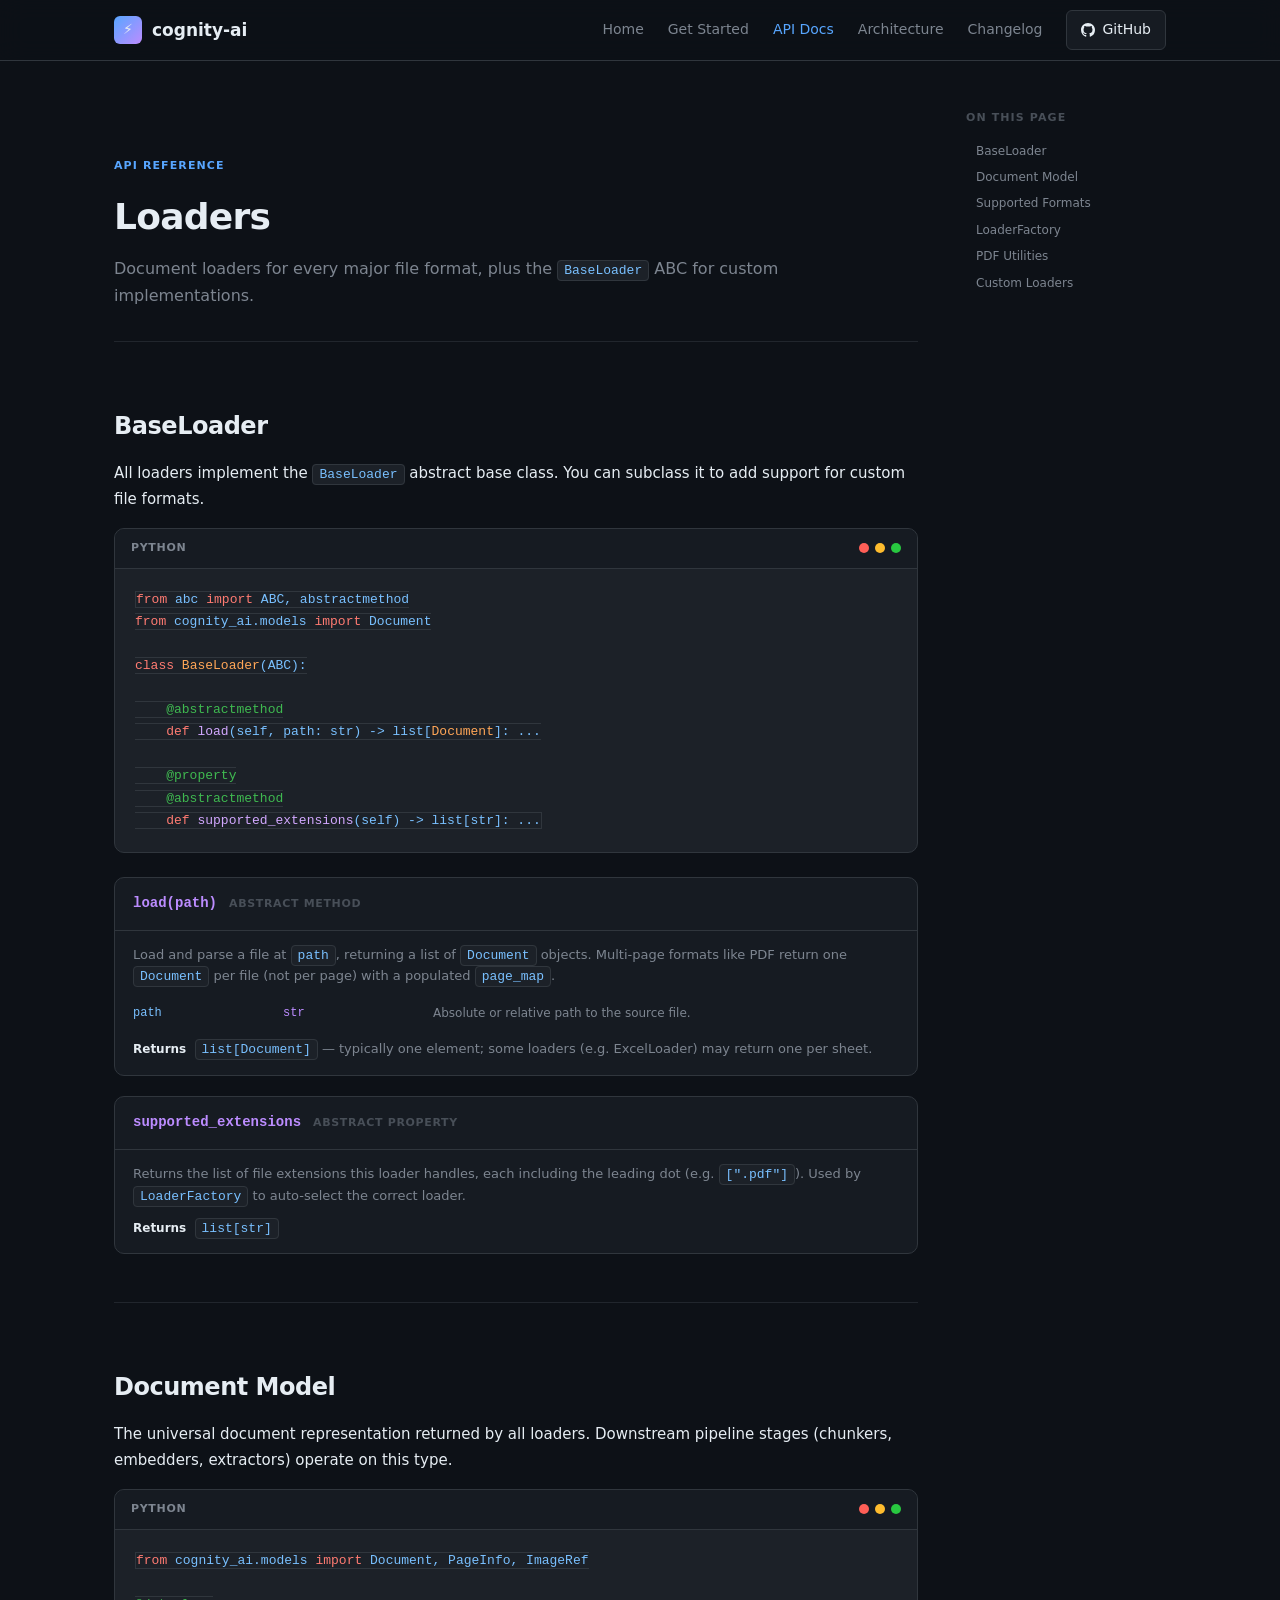
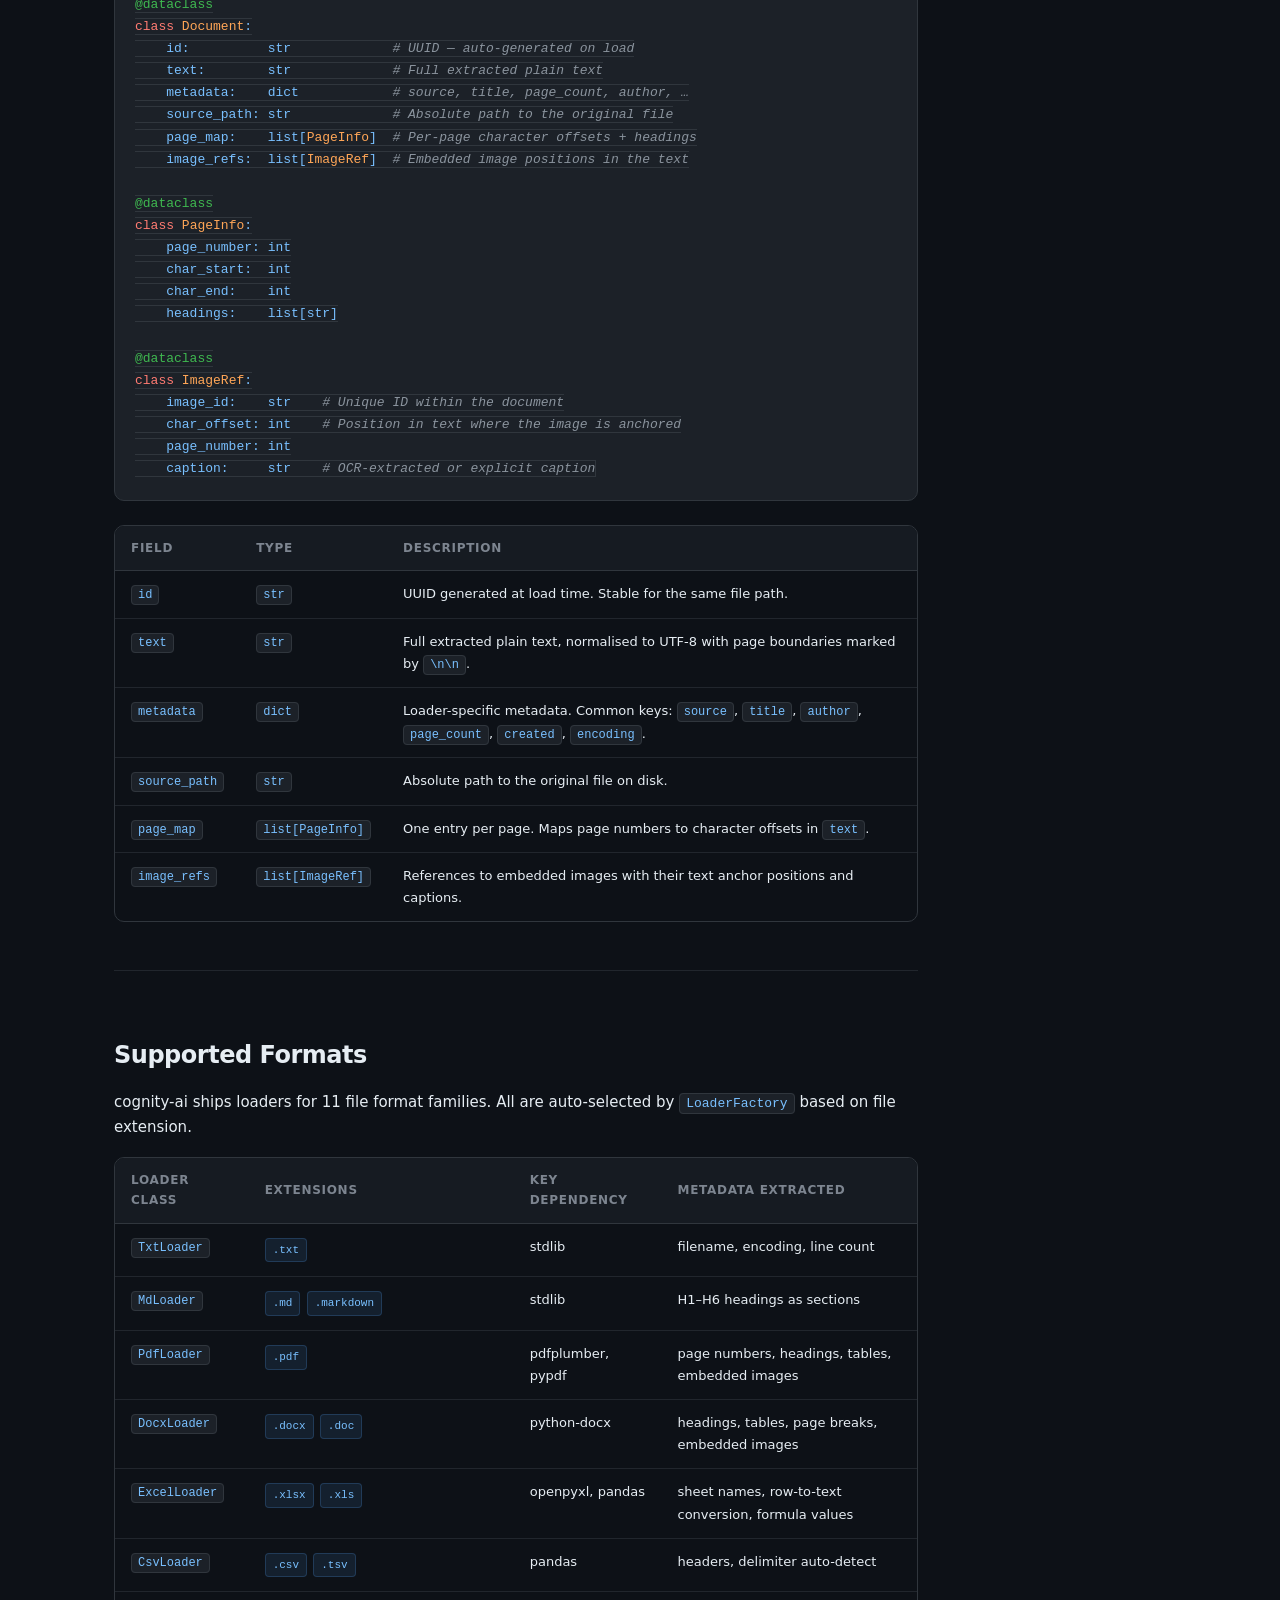
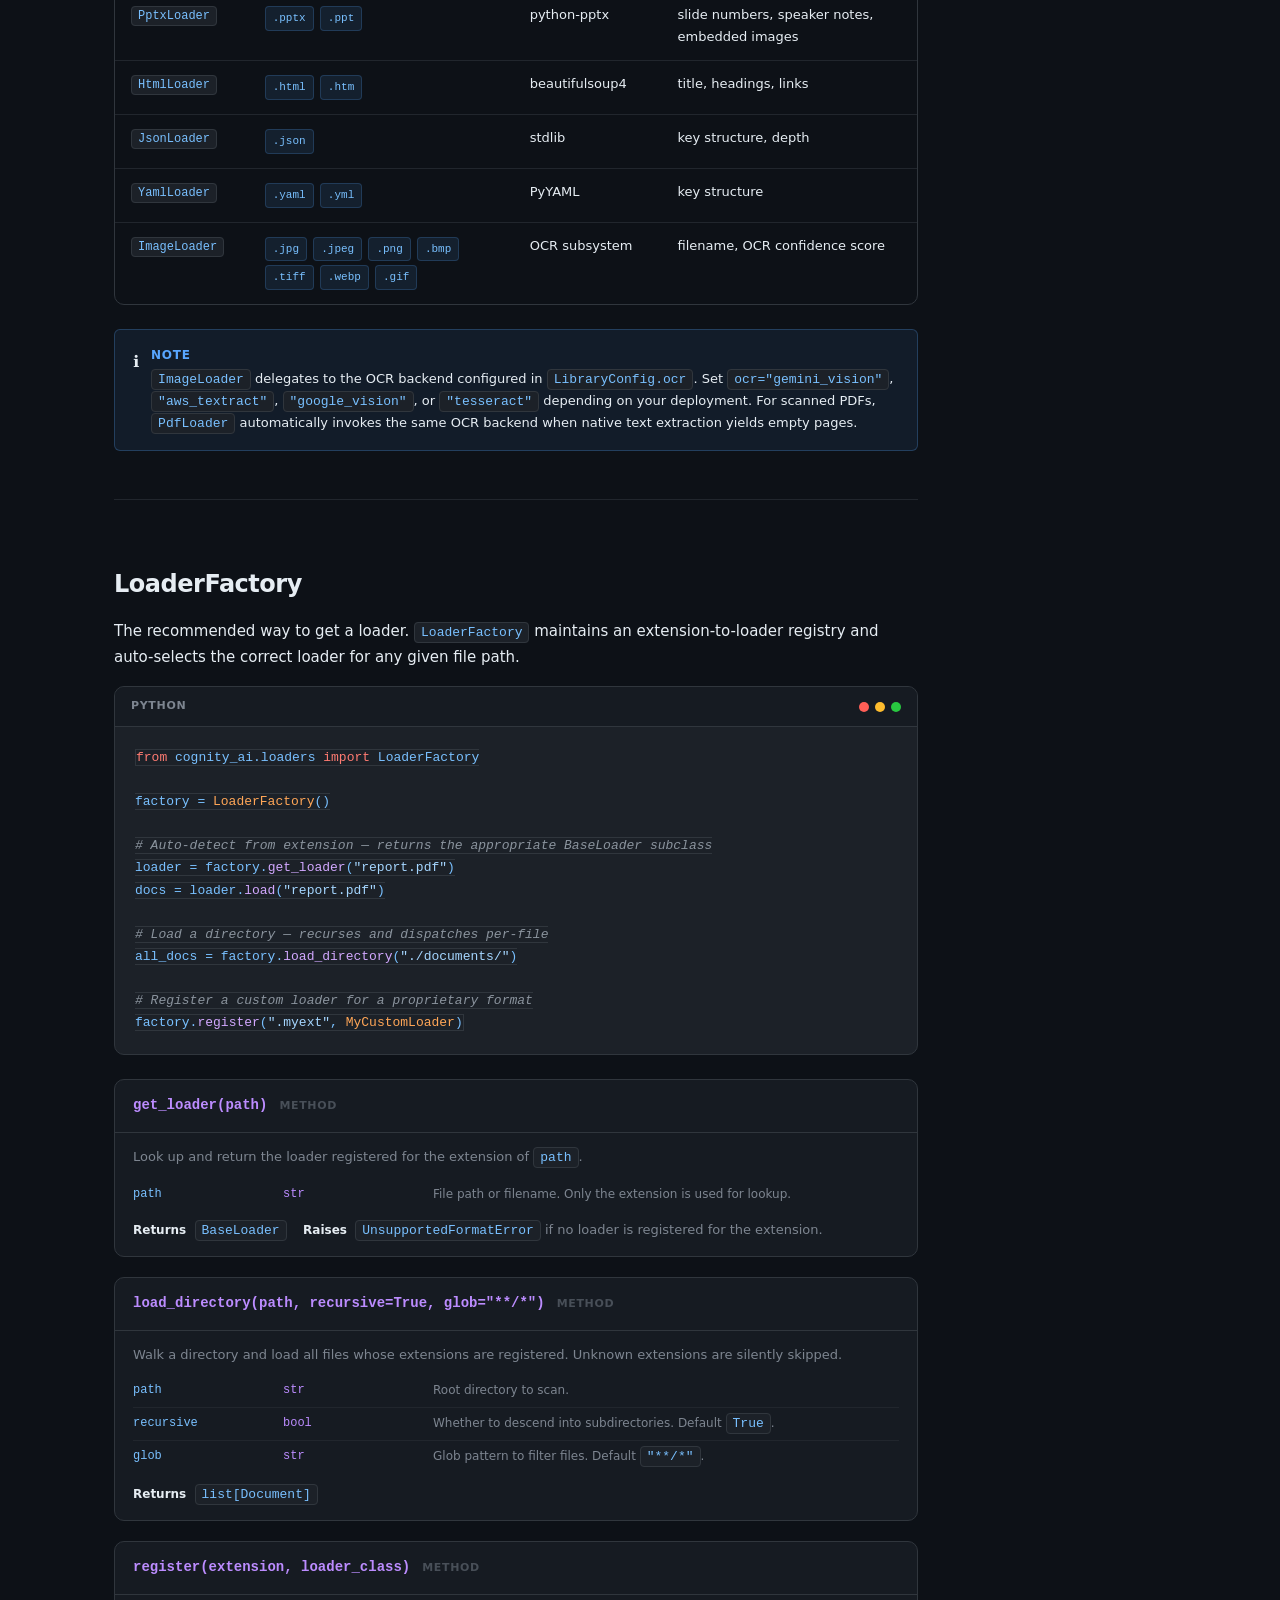
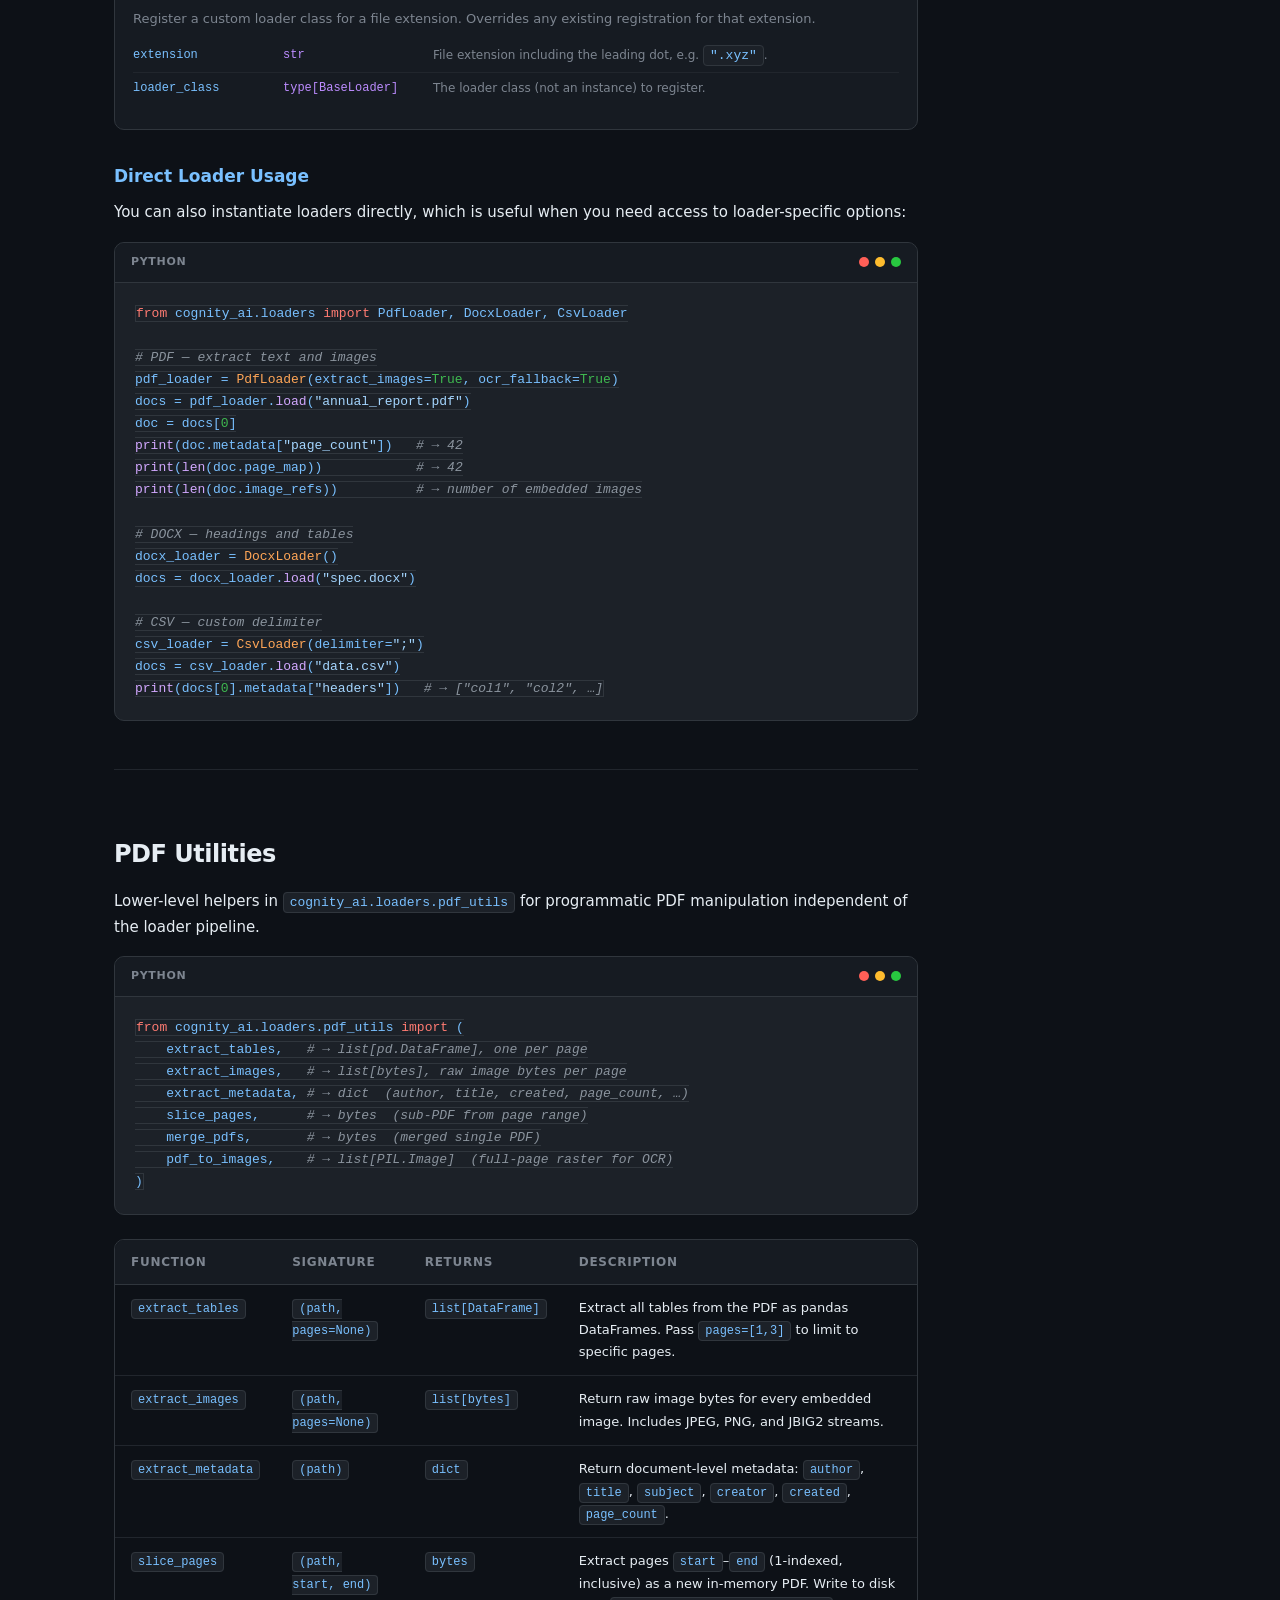
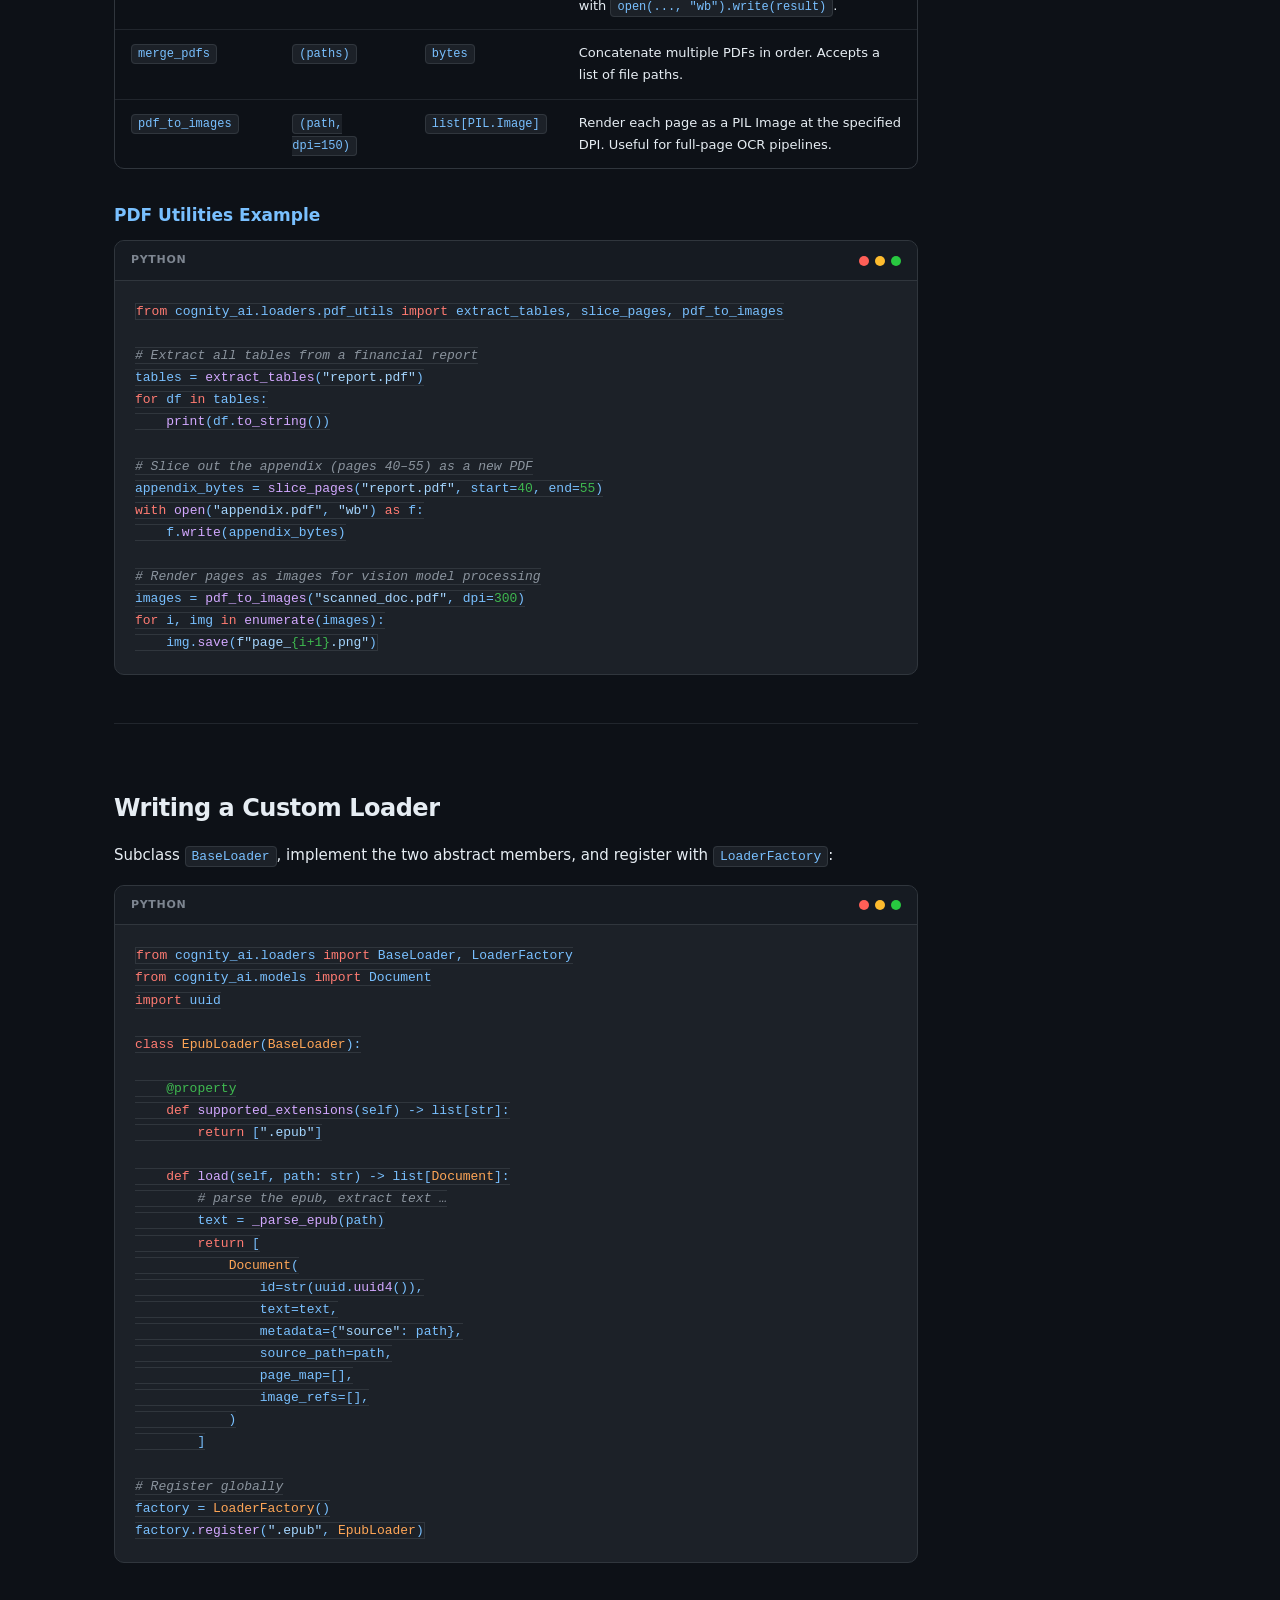
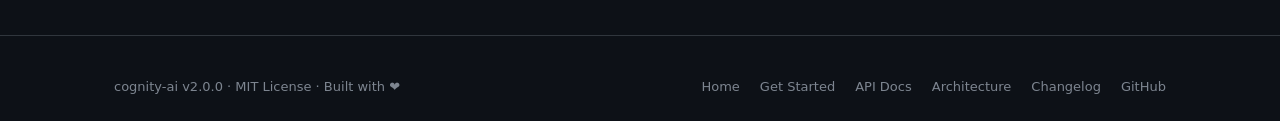
<file: docs/api/loaders.html>
<!DOCTYPE html>
<html lang="en">
<head>
  <meta charset="UTF-8" />
  <meta name="viewport" content="width=device-width, initial-scale=1.0" />
  <title>Loaders — cognity-ai API</title>
  <meta name="description" content="Complete reference for document loaders, the BaseLoader ABC, Document model, and PDF utilities in cognity-ai." />
  <style>
    *, *::before, *::after { box-sizing: border-box; margin: 0; padding: 0; }

    @import url('https://fonts.googleapis.com/css2?family=Inter:wght@300;400;500;600;700&family=JetBrains+Mono:wght@400;500&display=swap');

    :root {
      --bg:          #0d1117;
      --bg-card:     #161b22;
      --bg-code:     #1c2128;
      --border:      #30363d;
      --border-light:#21262d;
      --text:        #e6edf3;
      --text-muted:  #7d8590;
      --text-dim:    #484f58;
      --accent:      #58a6ff;
      --accent-2:    #bc8cff;
      --accent-3:    #3fb950;
      --accent-4:    #f78166;
      --accent-5:    #ffa657;
      --accent-6:    #79c0ff;
      --radius:      10px;
      --radius-sm:   6px;
      --font:        'Inter', system-ui, sans-serif;
      --mono:        'JetBrains Mono', 'Fira Code', monospace;
    }

    html { scroll-behavior: smooth; }
    body { background: var(--bg); color: var(--text); font-family: var(--font); font-size: 15px; line-height: 1.7; -webkit-font-smoothing: antialiased; }
    a { color: var(--accent); text-decoration: none; }
    a:hover { text-decoration: underline; }

    .container { max-width: 1100px; margin: 0 auto; padding: 0 24px; }

    /* Nav */
    nav { position: sticky; top: 0; z-index: 100; background: rgba(13,17,23,.92); backdrop-filter: blur(12px); border-bottom: 1px solid var(--border); }
    .nav-inner { display: flex; align-items: center; justify-content: space-between; height: 60px; }
    .nav-logo { display: flex; align-items: center; gap: 10px; font-size: 17px; font-weight: 700; color: var(--text); }
    .nav-logo .logo-icon { width: 28px; height: 28px; border-radius: 6px; background: linear-gradient(135deg, #58a6ff, #bc8cff); display: flex; align-items: center; justify-content: center; font-size: 14px; }
    .nav-links { display: flex; align-items: center; gap: 24px; }
    .nav-links a { color: var(--text-muted); font-size: 14px; font-weight: 500; transition: color .2s; }
    .nav-links a:hover { color: var(--text); text-decoration: none; }
    .nav-links a.nav-active { color: var(--accent); }
    .nav-github { display: flex; align-items: center; gap: 7px; padding: 7px 14px; border-radius: var(--radius-sm); background: var(--bg-card); border: 1px solid var(--border); color: var(--text) !important; font-size: 13px; font-weight: 500; transition: border-color .2s, background .2s; }
    .nav-github:hover { border-color: var(--accent); text-decoration: none !important; }
    @media (max-width: 768px) { .nav-links { display: none; } }

    /* Footer */
    footer { border-top: 1px solid var(--border); padding: 40px 0; color: var(--text-muted); font-size: 13px; }
    .footer-inner { display: flex; align-items: center; justify-content: space-between; flex-wrap: wrap; gap: 16px; }
    .footer-links { display: flex; gap: 20px; }
    .footer-links a { color: var(--text-muted); }
    .footer-links a:hover { color: var(--text); text-decoration: none; }

    /* Layout */
    .page-layout { display: grid; grid-template-columns: 1fr 200px; gap: 48px; max-width: 1100px; margin: 0 auto; padding: 48px 24px; }
    .page-content { min-width: 0; }
    .page-toc { position: sticky; top: 80px; font-size: 12px; align-self: start; }
    .page-toc-title { font-size: 11px; font-weight: 700; text-transform: uppercase; letter-spacing: .1em; color: var(--text-dim); margin-bottom: 10px; }
    .page-toc a { display: block; padding: 3px 0 3px 8px; color: var(--text-muted); font-size: 12px; border-left: 2px solid transparent; }
    .page-toc a:hover { color: var(--accent); text-decoration: none; }
    .page-toc a.active { color: var(--accent); border-left-color: var(--accent); }
    .page-toc .toc-sub { padding-left: 20px; font-size: 11px; }
    @media (max-width: 900px) { .page-layout { grid-template-columns: 1fr; } .page-toc { display: none; } }

    /* Typography */
    .section-label { font-size: 11px; font-weight: 700; text-transform: uppercase; letter-spacing: .1em; color: var(--accent); margin-bottom: 10px; }
    h1 { font-size: 36px; font-weight: 800; letter-spacing: -.02em; margin-bottom: 8px; }
    h2 { font-size: 24px; font-weight: 700; letter-spacing: -.02em; margin-bottom: 14px; margin-top: 56px; padding-top: 16px; }
    h2:first-of-type { margin-top: 0; }
    h3 { font-size: 17px; font-weight: 600; margin-bottom: 10px; margin-top: 32px; color: var(--accent-6); }
    p { margin-bottom: 16px; color: var(--text); }

    /* Code blocks */
    .code-block { background: var(--bg-code); border: 1px solid var(--border); border-radius: var(--radius); overflow: hidden; margin-bottom: 24px; }
    .code-header { display: flex; align-items: center; justify-content: space-between; padding: 10px 16px; border-bottom: 1px solid var(--border); background: var(--bg-card); }
    .code-lang { font-size: 11px; font-weight: 600; color: var(--text-muted); text-transform: uppercase; letter-spacing: .06em; }
    .code-dots { display: flex; gap: 6px; }
    .code-dots span { width: 10px; height: 10px; border-radius: 50%; }
    .code-dots .dot-r { background: #ff5f57; }
    .code-dots .dot-y { background: #febc2e; }
    .code-dots .dot-g { background: #28c840; }
    pre { padding: 20px; overflow-x: auto; font-family: var(--mono); font-size: 13px; line-height: 1.7; tab-size: 2; }
    pre code { background: none; padding: 0; border-radius: 0; font-size: inherit; }
    code { font-family: var(--mono); font-size: 13px; background: var(--bg-code); border: 1px solid var(--border); padding: 2px 6px; border-radius: 4px; color: var(--accent-6); }

    /* Syntax highlighting */
    .kw  { color: #ff7b72; }
    .st  { color: #a5d6ff; }
    .cm  { color: #8b949e; font-style: italic; }
    .fn  { color: #d2a8ff; }
    .cl  { color: #ffa657; }
    .nm  { color: #79c0ff; }
    .nb  { color: #3fb950; }

    /* Table */
    .table-wrap { overflow-x: auto; border-radius: var(--radius); border: 1px solid var(--border); margin-bottom: 24px; }
    table { width: 100%; border-collapse: collapse; }
    thead { background: var(--bg-card); }
    th { padding: 12px 16px; text-align: left; font-size: 12px; font-weight: 600; text-transform: uppercase; letter-spacing: .06em; color: var(--text-muted); border-bottom: 1px solid var(--border); }
    td { padding: 12px 16px; font-size: 13px; border-bottom: 1px solid var(--border-light); vertical-align: top; }
    tr:last-child td { border-bottom: none; }
    tr:hover td { background: rgba(255,255,255,.02); }
    td code { font-size: 12px; }

    /* Method signature cards */
    .method-card { background: var(--bg-card); border: 1px solid var(--border); border-radius: var(--radius); margin-bottom: 20px; overflow: hidden; }
    .method-card-header { padding: 14px 18px; border-bottom: 1px solid var(--border); display: flex; align-items: baseline; gap: 12px; flex-wrap: wrap; }
    .method-name { font-family: var(--mono); font-size: 14px; font-weight: 600; color: var(--accent-2); }
    .method-kind { font-size: 11px; font-weight: 600; text-transform: uppercase; letter-spacing: .06em; color: var(--text-dim); }
    .method-card-body { padding: 14px 18px; font-size: 13px; color: var(--text-muted); line-height: 1.6; }
    .method-card-body p { margin-bottom: 10px; color: var(--text-muted); font-size: 13px; }
    .method-card-body p:last-child { margin-bottom: 0; }
    .param-list { list-style: none; margin: 10px 0; }
    .param-list li { display: flex; gap: 10px; padding: 6px 0; border-bottom: 1px solid var(--border-light); font-size: 13px; }
    .param-list li:last-child { border-bottom: none; }
    .param-name { font-family: var(--mono); color: var(--accent-6); font-size: 12px; min-width: 140px; }
    .param-type { font-family: var(--mono); color: var(--accent-2); font-size: 12px; min-width: 140px; }
    .param-desc { color: var(--text-muted); font-size: 12px; }

    /* Extension tags */
    .ext-tag { display: inline-block; font-family: var(--mono); font-size: 11px; padding: 2px 7px; border-radius: 4px; background: rgba(88,166,255,.1); border: 1px solid rgba(88,166,255,.2); color: var(--accent-6); margin: 2px 2px 2px 0; }

    /* Badges */
    .badge { display: inline-flex; align-items: center; gap: 5px; padding: 3px 8px; border-radius: 4px; font-size: 11px; font-weight: 600; border: 1px solid; }
    .badge-blue   { color: #58a6ff; border-color: rgba(88,166,255,.3);  background: rgba(88,166,255,.07); }
    .badge-green  { color: #3fb950; border-color: rgba(63,185,80,.3);   background: rgba(63,185,80,.07); }
    .badge-orange { color: #ffa657; border-color: rgba(255,166,87,.3);  background: rgba(255,166,87,.07); }

    /* Admonitions */
    .admonition { border-radius: var(--radius-sm); padding: 16px 18px; margin-bottom: 24px; display: flex; gap: 12px; }
    .admonition-icon { font-size: 16px; flex-shrink: 0; margin-top: 2px; }
    .admonition-body { font-size: 13px; line-height: 1.6; }
    .admonition-body strong { display: block; font-size: 12px; font-weight: 700; text-transform: uppercase; letter-spacing: .06em; margin-bottom: 4px; }
    .admonition-note { background: rgba(88,166,255,.08); border: 1px solid rgba(88,166,255,.25); }
    .admonition-note .admonition-body strong { color: var(--accent); }
    .admonition-tip  { background: rgba(63,185,80,.08);  border: 1px solid rgba(63,185,80,.25); }
    .admonition-tip  .admonition-body strong { color: var(--accent-3); }

    /* Section divider */
    .section-divider { border: none; border-top: 1px solid var(--border-light); margin: 48px 0; }

    /* Page header */
    .page-header { padding: 48px 0 32px; border-bottom: 1px solid var(--border-light); margin-bottom: 48px; }
    .page-header p { color: var(--text-muted); font-size: 16px; margin: 0; }

    :target { scroll-margin-top: 80px; }
    ::-webkit-scrollbar { width: 6px; height: 6px; }
    ::-webkit-scrollbar-track { background: var(--bg); }
    ::-webkit-scrollbar-thumb { background: var(--border); border-radius: 3px; }
    ::-webkit-scrollbar-thumb:hover { background: var(--text-dim); }
  </style>
</head>
<body>

<!-- NAV -->
<nav>
  <div class="container nav-inner">
    <a href="../index.html" class="nav-logo" style="text-decoration:none">
      <div class="logo-icon">⚡</div>
      cognity-ai
    </a>
    <div class="nav-links">
      <a href="../index.html">Home</a>
      <a href="../getting-started.html">Get Started</a>
      <a href="index.html" class="nav-active">API Docs</a>
      <a href="../architecture.html">Architecture</a>
      <a href="../changelog.html">Changelog</a>
      <a href="https://github.com/joshi-aayush/graph-rag" class="nav-github">
        <svg width="14" height="14" viewBox="0 0 16 16" fill="currentColor">
          <path d="M8 0C3.58 0 0 3.58 0 8c0 3.54 2.29 6.53 5.47 7.59.4.07.55-.17.55-.38 0-.19-.01-.82-.01-1.49-2.01.37-2.53-.49-2.69-.94-.09-.23-.48-.94-.82-1.13-.28-.15-.68-.52-.01-.53.63-.01 1.08.58 1.23.82.72 1.21 1.87.87 2.33.66.07-.52.28-.87.51-1.07-1.78-.2-3.64-.89-3.64-3.95 0-.87.31-1.59.82-2.15-.08-.2-.36-1.02.08-2.12 0 0 .67-.21 2.2.82.64-.18 1.32-.27 2-.27.68 0 1.36.09 2 .27 1.53-1.04 2.2-.82 2.2-.82.44 1.1.16 1.92.08 2.12.51.56.82 1.27.82 2.15 0 3.07-1.87 3.75-3.65 3.95.29.25.54.73.54 1.48 0 1.07-.01 1.93-.01 2.2 0 .21.15.46.55.38A8.013 8.013 0 0016 8c0-4.42-3.58-8-8-8z"/>
        </svg>
        GitHub
      </a>
    </div>
  </div>
</nav>

<!-- CONTENT -->
<div class="page-layout">

  <!-- Main Content -->
  <main class="page-content">

    <!-- Page Header -->
    <div class="page-header" id="top">
      <div class="section-label">API Reference</div>
      <h1>Loaders</h1>
      <p>Document loaders for every major file format, plus the <code>BaseLoader</code> ABC for custom implementations.</p>
    </div>

    <!-- BaseLoader -->
    <section id="base-loader">
      <h2>BaseLoader</h2>
      <p>All loaders implement the <code>BaseLoader</code> abstract base class. You can subclass it to add support for custom file formats.</p>

      <div class="code-block">
        <div class="code-header">
          <span class="code-lang">Python</span>
          <div class="code-dots"><span class="dot-r"></span><span class="dot-y"></span><span class="dot-g"></span></div>
        </div>
        <pre><code><span class="kw">from</span> abc <span class="kw">import</span> ABC, abstractmethod
<span class="kw">from</span> cognity_ai.models <span class="kw">import</span> Document

<span class="kw">class</span> <span class="cl">BaseLoader</span>(ABC):

    <span class="nb">@abstractmethod</span>
    <span class="kw">def</span> <span class="fn">load</span>(<span class="nm">self</span>, path: <span class="nm">str</span>) -> <span class="nm">list</span>[<span class="cl">Document</span>]: ...

    <span class="nb">@property</span>
    <span class="nb">@abstractmethod</span>
    <span class="kw">def</span> <span class="fn">supported_extensions</span>(<span class="nm">self</span>) -> <span class="nm">list</span>[<span class="nm">str</span>]: ...</code></pre>
      </div>

      <div class="method-card">
        <div class="method-card-header">
          <span class="method-name">load(path)</span>
          <span class="method-kind">abstract method</span>
        </div>
        <div class="method-card-body">
          <p>Load and parse a file at <code>path</code>, returning a list of <code>Document</code> objects. Multi-page formats like PDF return one <code>Document</code> per file (not per page) with a populated <code>page_map</code>.</p>
          <ul class="param-list">
            <li>
              <span class="param-name">path</span>
              <span class="param-type">str</span>
              <span class="param-desc">Absolute or relative path to the source file.</span>
            </li>
          </ul>
          <p><strong style="color:var(--text);font-size:12px;">Returns</strong> &nbsp;<code>list[Document]</code> — typically one element; some loaders (e.g. ExcelLoader) may return one per sheet.</p>
        </div>
      </div>

      <div class="method-card">
        <div class="method-card-header">
          <span class="method-name">supported_extensions</span>
          <span class="method-kind">abstract property</span>
        </div>
        <div class="method-card-body">
          <p>Returns the list of file extensions this loader handles, each including the leading dot (e.g. <code>[".pdf"]</code>). Used by <code>LoaderFactory</code> to auto-select the correct loader.</p>
          <p><strong style="color:var(--text);font-size:12px;">Returns</strong> &nbsp;<code>list[str]</code></p>
        </div>
      </div>
    </section>

    <hr class="section-divider" />

    <!-- Document model -->
    <section id="document-model">
      <h2>Document Model</h2>
      <p>The universal document representation returned by all loaders. Downstream pipeline stages (chunkers, embedders, extractors) operate on this type.</p>

      <div class="code-block">
        <div class="code-header">
          <span class="code-lang">Python</span>
          <div class="code-dots"><span class="dot-r"></span><span class="dot-y"></span><span class="dot-g"></span></div>
        </div>
        <pre><code><span class="kw">from</span> cognity_ai.models <span class="kw">import</span> Document, PageInfo, ImageRef

<span class="nb">@dataclass</span>
<span class="kw">class</span> <span class="cl">Document</span>:
    id:          <span class="nm">str</span>             <span class="cm"># UUID — auto-generated on load</span>
    text:        <span class="nm">str</span>             <span class="cm"># Full extracted plain text</span>
    metadata:    <span class="nm">dict</span>            <span class="cm"># source, title, page_count, author, …</span>
    source_path: <span class="nm">str</span>             <span class="cm"># Absolute path to the original file</span>
    page_map:    <span class="nm">list</span>[<span class="cl">PageInfo</span>]  <span class="cm"># Per-page character offsets + headings</span>
    image_refs:  <span class="nm">list</span>[<span class="cl">ImageRef</span>]  <span class="cm"># Embedded image positions in the text</span>

<span class="nb">@dataclass</span>
<span class="kw">class</span> <span class="cl">PageInfo</span>:
    page_number: <span class="nm">int</span>
    char_start:  <span class="nm">int</span>
    char_end:    <span class="nm">int</span>
    headings:    <span class="nm">list</span>[<span class="nm">str</span>]

<span class="nb">@dataclass</span>
<span class="kw">class</span> <span class="cl">ImageRef</span>:
    image_id:    <span class="nm">str</span>    <span class="cm"># Unique ID within the document</span>
    char_offset: <span class="nm">int</span>    <span class="cm"># Position in text where the image is anchored</span>
    page_number: <span class="nm">int</span>
    caption:     <span class="nm">str</span>    <span class="cm"># OCR-extracted or explicit caption</span></code></pre>
      </div>

      <div class="table-wrap">
        <table>
          <thead>
            <tr><th>Field</th><th>Type</th><th>Description</th></tr>
          </thead>
          <tbody>
            <tr><td><code>id</code></td><td><code>str</code></td><td>UUID generated at load time. Stable for the same file path.</td></tr>
            <tr><td><code>text</code></td><td><code>str</code></td><td>Full extracted plain text, normalised to UTF-8 with page boundaries marked by <code>\n\n</code>.</td></tr>
            <tr><td><code>metadata</code></td><td><code>dict</code></td><td>Loader-specific metadata. Common keys: <code>source</code>, <code>title</code>, <code>author</code>, <code>page_count</code>, <code>created</code>, <code>encoding</code>.</td></tr>
            <tr><td><code>source_path</code></td><td><code>str</code></td><td>Absolute path to the original file on disk.</td></tr>
            <tr><td><code>page_map</code></td><td><code>list[PageInfo]</code></td><td>One entry per page. Maps page numbers to character offsets in <code>text</code>.</td></tr>
            <tr><td><code>image_refs</code></td><td><code>list[ImageRef]</code></td><td>References to embedded images with their text anchor positions and captions.</td></tr>
          </tbody>
        </table>
      </div>
    </section>

    <hr class="section-divider" />

    <!-- Supported Formats -->
    <section id="supported-formats">
      <h2>Supported Formats</h2>
      <p>cognity-ai ships loaders for 11 file format families. All are auto-selected by <code>LoaderFactory</code> based on file extension.</p>

      <div class="table-wrap">
        <table>
          <thead>
            <tr>
              <th>Loader Class</th>
              <th>Extensions</th>
              <th>Key Dependency</th>
              <th>Metadata Extracted</th>
            </tr>
          </thead>
          <tbody>
            <tr>
              <td><code>TxtLoader</code></td>
              <td>
                <span class="ext-tag">.txt</span>
              </td>
              <td>stdlib</td>
              <td>filename, encoding, line count</td>
            </tr>
            <tr>
              <td><code>MdLoader</code></td>
              <td>
                <span class="ext-tag">.md</span>
                <span class="ext-tag">.markdown</span>
              </td>
              <td>stdlib</td>
              <td>H1–H6 headings as sections</td>
            </tr>
            <tr>
              <td><code>PdfLoader</code></td>
              <td>
                <span class="ext-tag">.pdf</span>
              </td>
              <td>pdfplumber, pypdf</td>
              <td>page numbers, headings, tables, embedded images</td>
            </tr>
            <tr>
              <td><code>DocxLoader</code></td>
              <td>
                <span class="ext-tag">.docx</span>
                <span class="ext-tag">.doc</span>
              </td>
              <td>python-docx</td>
              <td>headings, tables, page breaks, embedded images</td>
            </tr>
            <tr>
              <td><code>ExcelLoader</code></td>
              <td>
                <span class="ext-tag">.xlsx</span>
                <span class="ext-tag">.xls</span>
              </td>
              <td>openpyxl, pandas</td>
              <td>sheet names, row-to-text conversion, formula values</td>
            </tr>
            <tr>
              <td><code>CsvLoader</code></td>
              <td>
                <span class="ext-tag">.csv</span>
                <span class="ext-tag">.tsv</span>
              </td>
              <td>pandas</td>
              <td>headers, delimiter auto-detect</td>
            </tr>
            <tr>
              <td><code>PptxLoader</code></td>
              <td>
                <span class="ext-tag">.pptx</span>
                <span class="ext-tag">.ppt</span>
              </td>
              <td>python-pptx</td>
              <td>slide numbers, speaker notes, embedded images</td>
            </tr>
            <tr>
              <td><code>HtmlLoader</code></td>
              <td>
                <span class="ext-tag">.html</span>
                <span class="ext-tag">.htm</span>
              </td>
              <td>beautifulsoup4</td>
              <td>title, headings, links</td>
            </tr>
            <tr>
              <td><code>JsonLoader</code></td>
              <td>
                <span class="ext-tag">.json</span>
              </td>
              <td>stdlib</td>
              <td>key structure, depth</td>
            </tr>
            <tr>
              <td><code>YamlLoader</code></td>
              <td>
                <span class="ext-tag">.yaml</span>
                <span class="ext-tag">.yml</span>
              </td>
              <td>PyYAML</td>
              <td>key structure</td>
            </tr>
            <tr>
              <td><code>ImageLoader</code></td>
              <td>
                <span class="ext-tag">.jpg</span>
                <span class="ext-tag">.jpeg</span>
                <span class="ext-tag">.png</span>
                <span class="ext-tag">.bmp</span>
                <span class="ext-tag">.tiff</span>
                <span class="ext-tag">.webp</span>
                <span class="ext-tag">.gif</span>
              </td>
              <td>OCR subsystem</td>
              <td>filename, OCR confidence score</td>
            </tr>
          </tbody>
        </table>
      </div>

      <div class="admonition admonition-note">
        <div class="admonition-icon">ℹ️</div>
        <div class="admonition-body">
          <strong>Note</strong>
          <code>ImageLoader</code> delegates to the OCR backend configured in <code>LibraryConfig.ocr</code>. Set <code>ocr="gemini_vision"</code>, <code>"aws_textract"</code>, <code>"google_vision"</code>, or <code>"tesseract"</code> depending on your deployment. For scanned PDFs, <code>PdfLoader</code> automatically invokes the same OCR backend when native text extraction yields empty pages.
        </div>
      </div>
    </section>

    <hr class="section-divider" />

    <!-- LoaderFactory -->
    <section id="loader-factory">
      <h2>LoaderFactory</h2>
      <p>The recommended way to get a loader. <code>LoaderFactory</code> maintains an extension-to-loader registry and auto-selects the correct loader for any given file path.</p>

      <div class="code-block">
        <div class="code-header">
          <span class="code-lang">Python</span>
          <div class="code-dots"><span class="dot-r"></span><span class="dot-y"></span><span class="dot-g"></span></div>
        </div>
        <pre><code><span class="kw">from</span> cognity_ai.loaders <span class="kw">import</span> LoaderFactory

factory = <span class="cl">LoaderFactory</span>()

<span class="cm"># Auto-detect from extension — returns the appropriate BaseLoader subclass</span>
loader = factory.<span class="fn">get_loader</span>(<span class="st">"report.pdf"</span>)
docs = loader.<span class="fn">load</span>(<span class="st">"report.pdf"</span>)

<span class="cm"># Load a directory — recurses and dispatches per-file</span>
all_docs = factory.<span class="fn">load_directory</span>(<span class="st">"./documents/"</span>)

<span class="cm"># Register a custom loader for a proprietary format</span>
factory.<span class="fn">register</span>(<span class="st">".myext"</span>, <span class="cl">MyCustomLoader</span>)</code></pre>
      </div>

      <div class="method-card">
        <div class="method-card-header">
          <span class="method-name">get_loader(path)</span>
          <span class="method-kind">method</span>
        </div>
        <div class="method-card-body">
          <p>Look up and return the loader registered for the extension of <code>path</code>.</p>
          <ul class="param-list">
            <li><span class="param-name">path</span><span class="param-type">str</span><span class="param-desc">File path or filename. Only the extension is used for lookup.</span></li>
          </ul>
          <p><strong style="color:var(--text);font-size:12px;">Returns</strong> &nbsp;<code>BaseLoader</code> &nbsp;&nbsp; <strong style="color:var(--text);font-size:12px;">Raises</strong> &nbsp;<code>UnsupportedFormatError</code> if no loader is registered for the extension.</p>
        </div>
      </div>

      <div class="method-card">
        <div class="method-card-header">
          <span class="method-name">load_directory(path, recursive=True, glob="**/*")</span>
          <span class="method-kind">method</span>
        </div>
        <div class="method-card-body">
          <p>Walk a directory and load all files whose extensions are registered. Unknown extensions are silently skipped.</p>
          <ul class="param-list">
            <li><span class="param-name">path</span><span class="param-type">str</span><span class="param-desc">Root directory to scan.</span></li>
            <li><span class="param-name">recursive</span><span class="param-type">bool</span><span class="param-desc">Whether to descend into subdirectories. Default <code>True</code>.</span></li>
            <li><span class="param-name">glob</span><span class="param-type">str</span><span class="param-desc">Glob pattern to filter files. Default <code>"**/*"</code>.</span></li>
          </ul>
          <p><strong style="color:var(--text);font-size:12px;">Returns</strong> &nbsp;<code>list[Document]</code></p>
        </div>
      </div>

      <div class="method-card">
        <div class="method-card-header">
          <span class="method-name">register(extension, loader_class)</span>
          <span class="method-kind">method</span>
        </div>
        <div class="method-card-body">
          <p>Register a custom loader class for a file extension. Overrides any existing registration for that extension.</p>
          <ul class="param-list">
            <li><span class="param-name">extension</span><span class="param-type">str</span><span class="param-desc">File extension including the leading dot, e.g. <code>".xyz"</code>.</span></li>
            <li><span class="param-name">loader_class</span><span class="param-type">type[BaseLoader]</span><span class="param-desc">The loader class (not an instance) to register.</span></li>
          </ul>
        </div>
      </div>

      <h3>Direct Loader Usage</h3>
      <p>You can also instantiate loaders directly, which is useful when you need access to loader-specific options:</p>

      <div class="code-block">
        <div class="code-header">
          <span class="code-lang">Python</span>
          <div class="code-dots"><span class="dot-r"></span><span class="dot-y"></span><span class="dot-g"></span></div>
        </div>
        <pre><code><span class="kw">from</span> cognity_ai.loaders <span class="kw">import</span> PdfLoader, DocxLoader, CsvLoader

<span class="cm"># PDF — extract text and images</span>
pdf_loader = <span class="cl">PdfLoader</span>(extract_images=<span class="nb">True</span>, ocr_fallback=<span class="nb">True</span>)
docs = pdf_loader.<span class="fn">load</span>(<span class="st">"annual_report.pdf"</span>)
doc = docs[<span class="nb">0</span>]
<span class="fn">print</span>(doc.metadata[<span class="st">"page_count"</span>])   <span class="cm"># → 42</span>
<span class="fn">print</span>(<span class="fn">len</span>(doc.page_map))            <span class="cm"># → 42</span>
<span class="fn">print</span>(<span class="fn">len</span>(doc.image_refs))          <span class="cm"># → number of embedded images</span>

<span class="cm"># DOCX — headings and tables</span>
docx_loader = <span class="cl">DocxLoader</span>()
docs = docx_loader.<span class="fn">load</span>(<span class="st">"spec.docx"</span>)

<span class="cm"># CSV — custom delimiter</span>
csv_loader = <span class="cl">CsvLoader</span>(delimiter=<span class="st">";"</span>)
docs = csv_loader.<span class="fn">load</span>(<span class="st">"data.csv"</span>)
<span class="fn">print</span>(docs[<span class="nb">0</span>].metadata[<span class="st">"headers"</span>])   <span class="cm"># → ["col1", "col2", …]</span></code></pre>
      </div>
    </section>

    <hr class="section-divider" />

    <!-- PDF Utilities -->
    <section id="pdf-utils">
      <h2>PDF Utilities</h2>
      <p>Lower-level helpers in <code>cognity_ai.loaders.pdf_utils</code> for programmatic PDF manipulation independent of the loader pipeline.</p>

      <div class="code-block">
        <div class="code-header">
          <span class="code-lang">Python</span>
          <div class="code-dots"><span class="dot-r"></span><span class="dot-y"></span><span class="dot-g"></span></div>
        </div>
        <pre><code><span class="kw">from</span> cognity_ai.loaders.pdf_utils <span class="kw">import</span> (
    extract_tables,   <span class="cm"># → list[pd.DataFrame], one per page</span>
    extract_images,   <span class="cm"># → list[bytes], raw image bytes per page</span>
    extract_metadata, <span class="cm"># → dict  (author, title, created, page_count, …)</span>
    slice_pages,      <span class="cm"># → bytes  (sub-PDF from page range)</span>
    merge_pdfs,       <span class="cm"># → bytes  (merged single PDF)</span>
    pdf_to_images,    <span class="cm"># → list[PIL.Image]  (full-page raster for OCR)</span>
)</code></pre>
      </div>

      <div class="table-wrap">
        <table>
          <thead>
            <tr><th>Function</th><th>Signature</th><th>Returns</th><th>Description</th></tr>
          </thead>
          <tbody>
            <tr>
              <td><code>extract_tables</code></td>
              <td><code>(path, pages=None)</code></td>
              <td><code>list[DataFrame]</code></td>
              <td>Extract all tables from the PDF as pandas DataFrames. Pass <code>pages=[1,3]</code> to limit to specific pages.</td>
            </tr>
            <tr>
              <td><code>extract_images</code></td>
              <td><code>(path, pages=None)</code></td>
              <td><code>list[bytes]</code></td>
              <td>Return raw image bytes for every embedded image. Includes JPEG, PNG, and JBIG2 streams.</td>
            </tr>
            <tr>
              <td><code>extract_metadata</code></td>
              <td><code>(path)</code></td>
              <td><code>dict</code></td>
              <td>Return document-level metadata: <code>author</code>, <code>title</code>, <code>subject</code>, <code>creator</code>, <code>created</code>, <code>page_count</code>.</td>
            </tr>
            <tr>
              <td><code>slice_pages</code></td>
              <td><code>(path, start, end)</code></td>
              <td><code>bytes</code></td>
              <td>Extract pages <code>start</code>–<code>end</code> (1-indexed, inclusive) as a new in-memory PDF. Write to disk with <code>open(..., "wb").write(result)</code>.</td>
            </tr>
            <tr>
              <td><code>merge_pdfs</code></td>
              <td><code>(paths)</code></td>
              <td><code>bytes</code></td>
              <td>Concatenate multiple PDFs in order. Accepts a list of file paths.</td>
            </tr>
            <tr>
              <td><code>pdf_to_images</code></td>
              <td><code>(path, dpi=150)</code></td>
              <td><code>list[PIL.Image]</code></td>
              <td>Render each page as a PIL Image at the specified DPI. Useful for full-page OCR pipelines.</td>
            </tr>
          </tbody>
        </table>
      </div>

      <h3>PDF Utilities Example</h3>
      <div class="code-block">
        <div class="code-header">
          <span class="code-lang">Python</span>
          <div class="code-dots"><span class="dot-r"></span><span class="dot-y"></span><span class="dot-g"></span></div>
        </div>
        <pre><code><span class="kw">from</span> cognity_ai.loaders.pdf_utils <span class="kw">import</span> extract_tables, slice_pages, pdf_to_images

<span class="cm"># Extract all tables from a financial report</span>
tables = <span class="fn">extract_tables</span>(<span class="st">"report.pdf"</span>)
<span class="kw">for</span> df <span class="kw">in</span> tables:
    <span class="fn">print</span>(df.<span class="fn">to_string</span>())

<span class="cm"># Slice out the appendix (pages 40–55) as a new PDF</span>
appendix_bytes = <span class="fn">slice_pages</span>(<span class="st">"report.pdf"</span>, start=<span class="nb">40</span>, end=<span class="nb">55</span>)
<span class="kw">with</span> <span class="fn">open</span>(<span class="st">"appendix.pdf"</span>, <span class="st">"wb"</span>) <span class="kw">as</span> f:
    f.<span class="fn">write</span>(appendix_bytes)

<span class="cm"># Render pages as images for vision model processing</span>
images = <span class="fn">pdf_to_images</span>(<span class="st">"scanned_doc.pdf"</span>, dpi=<span class="nb">300</span>)
<span class="kw">for</span> i, img <span class="kw">in</span> <span class="fn">enumerate</span>(images):
    img.<span class="fn">save</span>(<span class="st">f"page_<span class="nb">{i+1}</span>.png"</span>)</code></pre>
      </div>
    </section>

    <hr class="section-divider" />

    <!-- Custom Loaders -->
    <section id="custom-loaders">
      <h2>Writing a Custom Loader</h2>
      <p>Subclass <code>BaseLoader</code>, implement the two abstract members, and register with <code>LoaderFactory</code>:</p>

      <div class="code-block">
        <div class="code-header">
          <span class="code-lang">Python</span>
          <div class="code-dots"><span class="dot-r"></span><span class="dot-y"></span><span class="dot-g"></span></div>
        </div>
        <pre><code><span class="kw">from</span> cognity_ai.loaders <span class="kw">import</span> BaseLoader, LoaderFactory
<span class="kw">from</span> cognity_ai.models <span class="kw">import</span> Document
<span class="kw">import</span> uuid

<span class="kw">class</span> <span class="cl">EpubLoader</span>(<span class="cl">BaseLoader</span>):

    <span class="nb">@property</span>
    <span class="kw">def</span> <span class="fn">supported_extensions</span>(<span class="nm">self</span>) -> <span class="nm">list</span>[<span class="nm">str</span>]:
        <span class="kw">return</span> [<span class="st">".epub"</span>]

    <span class="kw">def</span> <span class="fn">load</span>(<span class="nm">self</span>, path: <span class="nm">str</span>) -> <span class="nm">list</span>[<span class="cl">Document</span>]:
        <span class="cm"># parse the epub, extract text …</span>
        text = <span class="fn">_parse_epub</span>(path)
        <span class="kw">return</span> [
            <span class="cl">Document</span>(
                id=<span class="nm">str</span>(uuid.<span class="fn">uuid4</span>()),
                text=text,
                metadata={<span class="st">"source"</span>: path},
                source_path=path,
                page_map=[],
                image_refs=[],
            )
        ]

<span class="cm"># Register globally</span>
factory = <span class="cl">LoaderFactory</span>()
factory.<span class="fn">register</span>(<span class="st">".epub"</span>, <span class="cl">EpubLoader</span>)</code></pre>
      </div>
    </section>

  </main>

  <!-- TOC Sidebar -->
  <aside class="page-toc">
    <div class="page-toc-title">On This Page</div>
    <a href="#base-loader">BaseLoader</a>
    <a href="#document-model">Document Model</a>
    <a href="#supported-formats">Supported Formats</a>
    <a href="#loader-factory">LoaderFactory</a>
    <a href="#pdf-utils">PDF Utilities</a>
    <a href="#custom-loaders">Custom Loaders</a>
  </aside>

</div>

<!-- FOOTER -->
<footer>
  <div class="container footer-inner">
    <span>cognity-ai v2.0.0 · MIT License · Built with ❤️</span>
    <div class="footer-links">
      <a href="../index.html">Home</a>
      <a href="../getting-started.html">Get Started</a>
      <a href="index.html">API Docs</a>
      <a href="../architecture.html">Architecture</a>
      <a href="../changelog.html">Changelog</a>
      <a href="https://github.com/joshi-aayush/graph-rag">GitHub</a>
    </div>
  </div>
</footer>

</body>
</html>
</file>
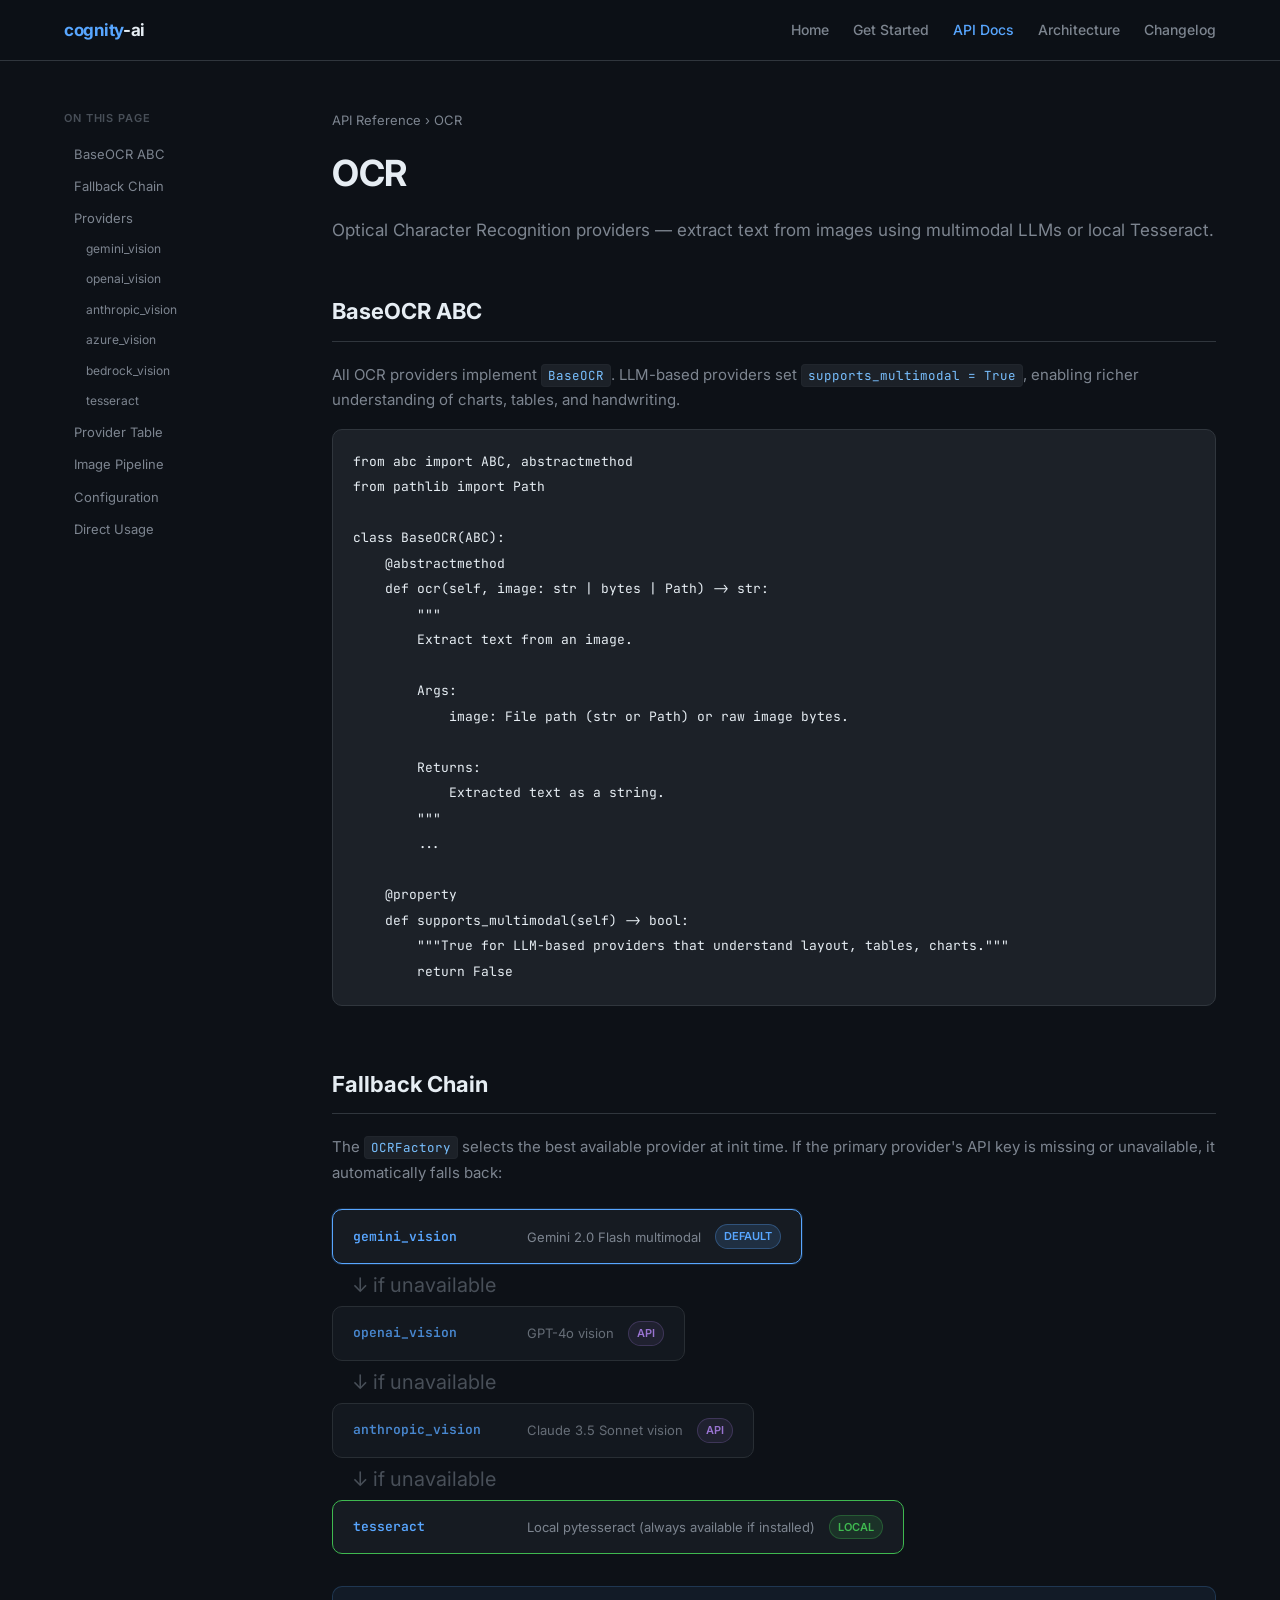
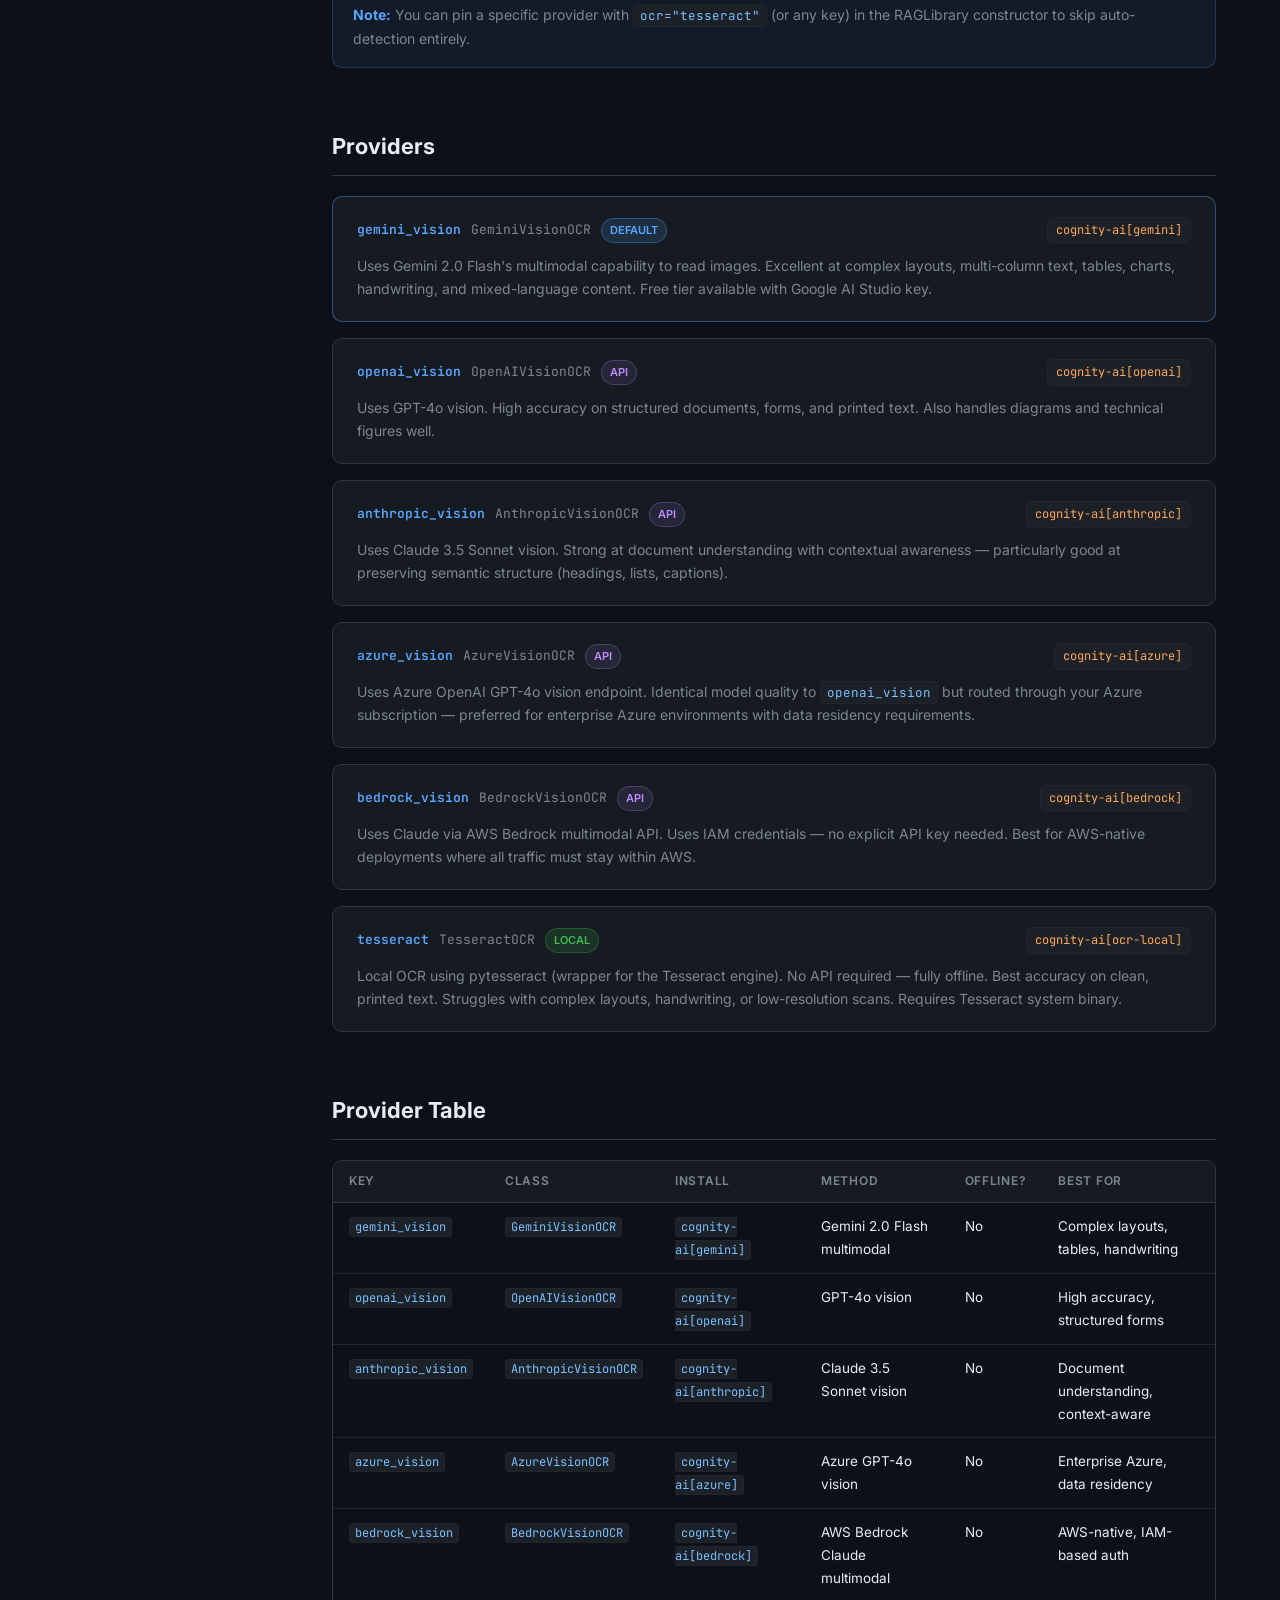
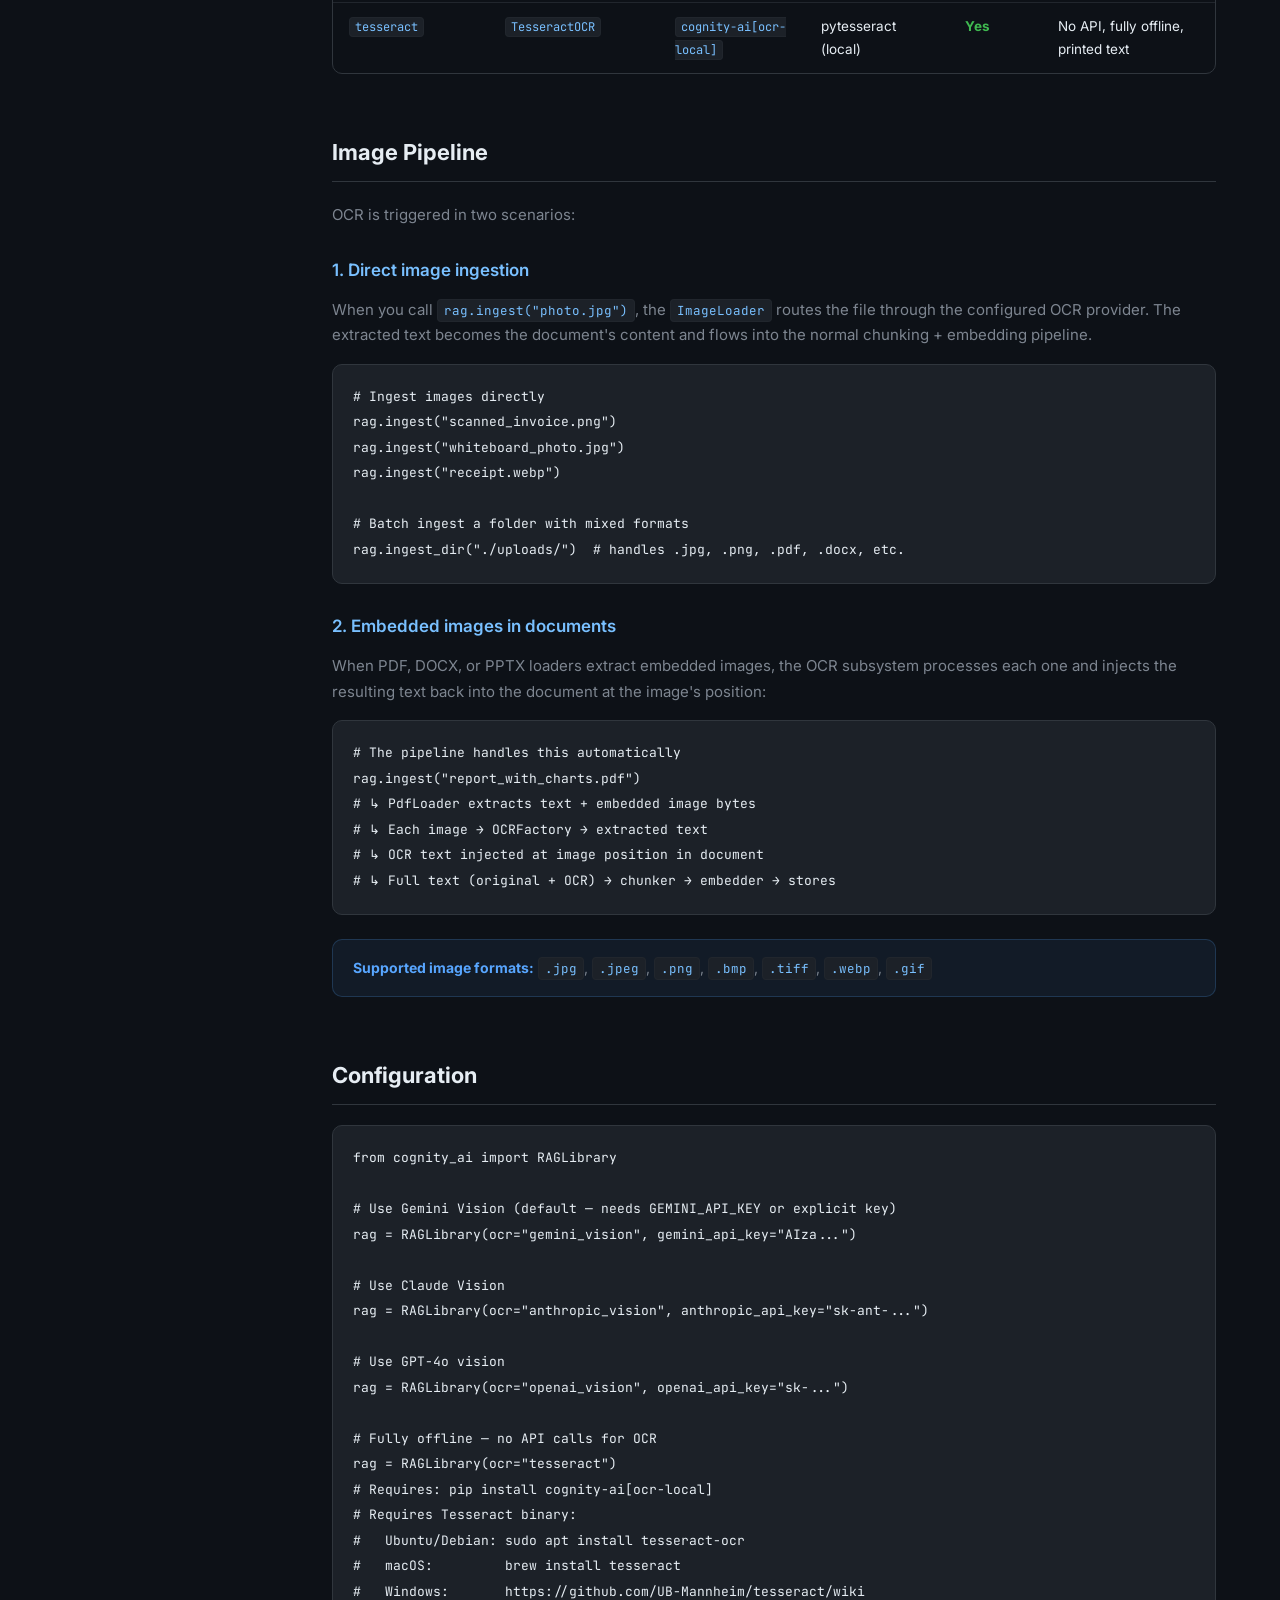
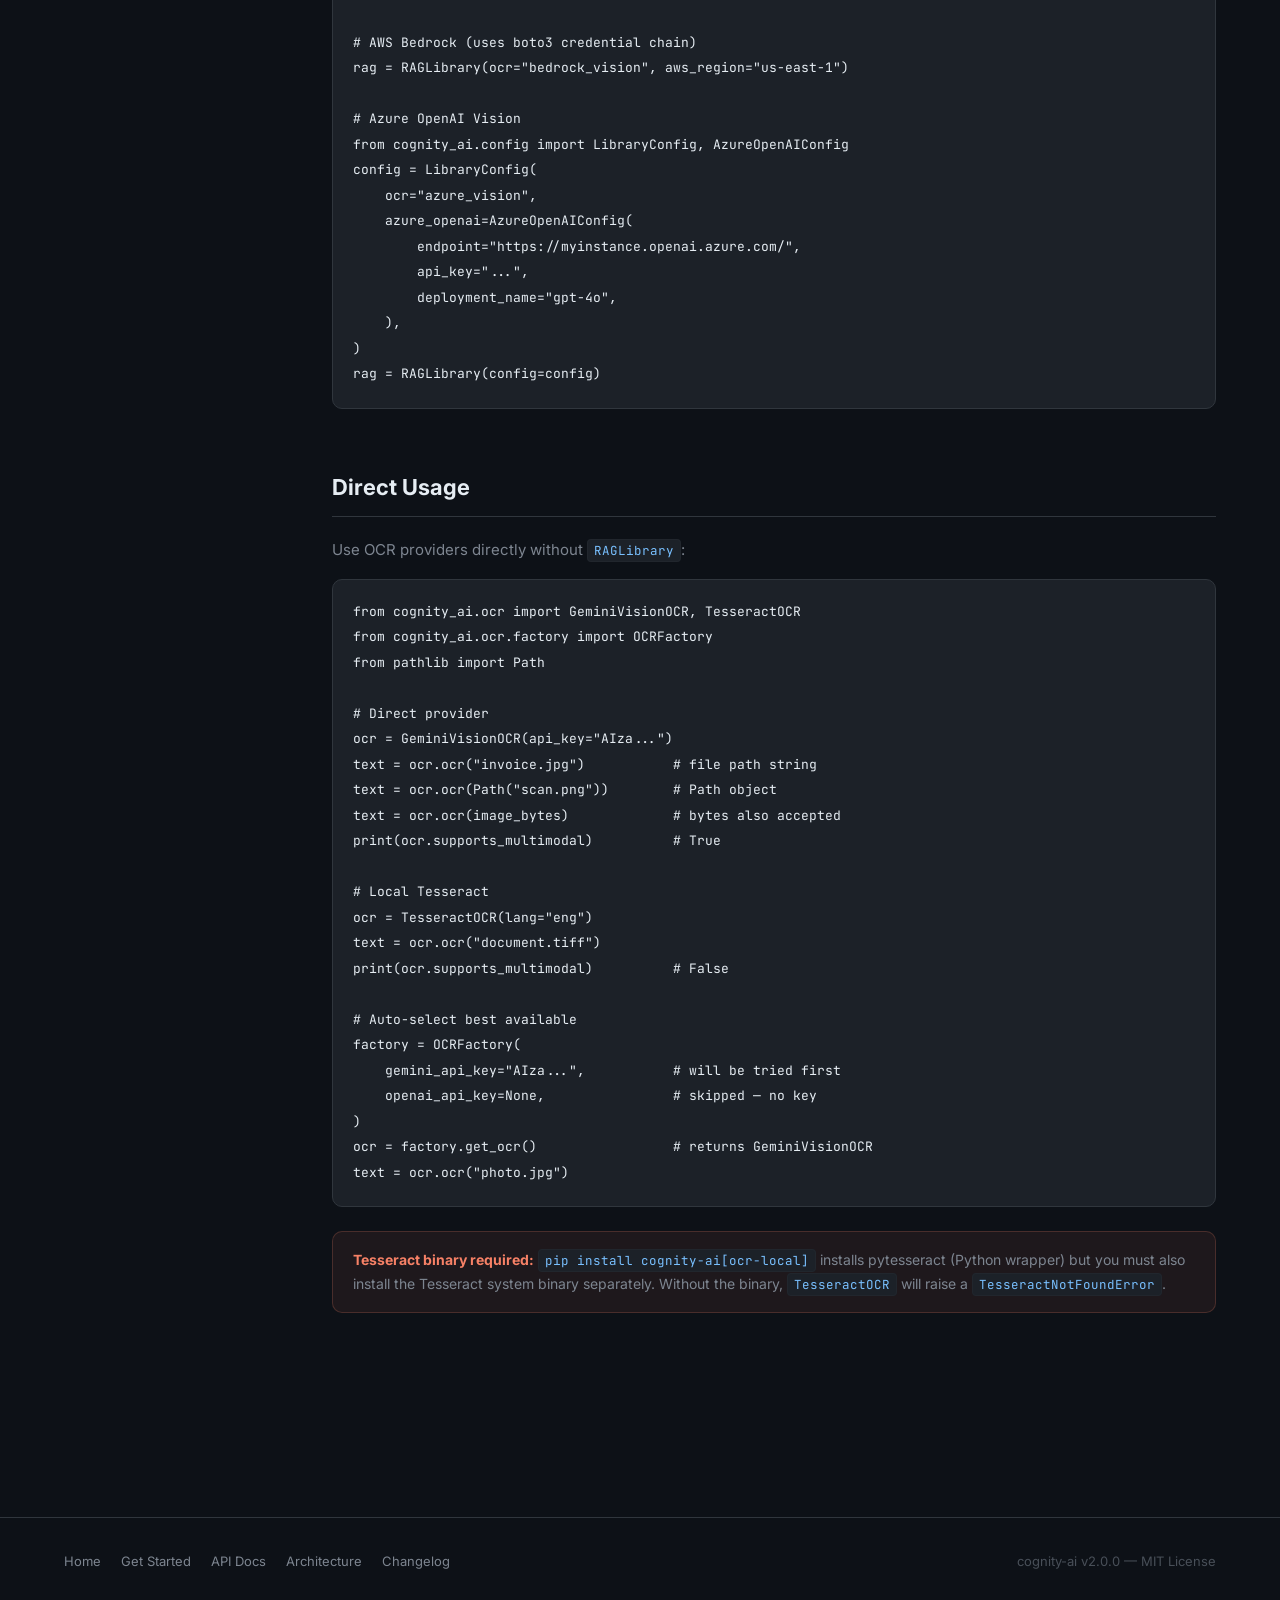
<file: docs/api/ocr.html>
<!DOCTYPE html>
<html lang="en">
<head>
  <meta charset="UTF-8" />
  <meta name="viewport" content="width=device-width, initial-scale=1.0" />
  <title>OCR — cognity-ai API</title>
  <link rel="preconnect" href="https://fonts.googleapis.com" />
  <link rel="preconnect" href="https://fonts.gstatic.com" crossorigin />
  <link href="https://fonts.googleapis.com/css2?family=Inter:wght@300;400;500;600;700&family=JetBrains+Mono:wght@400;500&display=swap" rel="stylesheet" />
  <style>
    *, *::before, *::after { box-sizing: border-box; margin: 0; padding: 0; }
    :root {
      --bg: #0d1117; --bg-card: #161b22; --bg-code: #1c2128;
      --border: #30363d; --border-light: #21262d;
      --text: #e6edf3; --text-muted: #7d8590; --text-dim: #484f58;
      --accent: #58a6ff; --accent-2: #bc8cff; --accent-3: #3fb950;
      --accent-4: #f78166; --accent-5: #ffa657; --accent-6: #79c0ff;
      --radius: 10px; --radius-sm: 6px;
      --font: 'Inter', system-ui, sans-serif;
      --mono: 'JetBrains Mono', 'Fira Code', monospace;
    }
    html { scroll-behavior: smooth; }
    body { background: var(--bg); color: var(--text); font-family: var(--font); font-size: 15px; line-height: 1.7; -webkit-font-smoothing: antialiased; }
    a { color: var(--accent); text-decoration: none; }
    a:hover { text-decoration: underline; }
    .container { max-width: 1200px; margin: 0 auto; padding: 0 24px; }

    .nav { position: sticky; top: 0; z-index: 100; background: rgba(13,17,23,.95); border-bottom: 1px solid var(--border); backdrop-filter: blur(12px); }
    .nav-inner { display: flex; align-items: center; gap: 32px; height: 60px; }
    .nav-logo { font-weight: 700; font-size: 17px; color: var(--text); letter-spacing: -.3px; }
    .nav-logo span { color: var(--accent); }
    .nav-links { display: flex; gap: 24px; margin-left: auto; }
    .nav-links a { color: var(--text-muted); font-size: 14px; font-weight: 500; transition: color .15s; }
    .nav-links a:hover, .nav-links a.nav-active { color: var(--text); text-decoration: none; }
    .nav-links a.nav-active { color: var(--accent); }

    .page-layout { display: grid; grid-template-columns: 220px 1fr; gap: 48px; padding: 48px 0 80px; align-items: start; }
    @media (max-width: 900px) { .page-layout { grid-template-columns: 1fr; } .toc { display: none; } }

    .toc { position: sticky; top: 80px; }
    .toc-title { font-size: 11px; font-weight: 600; text-transform: uppercase; letter-spacing: .08em; color: var(--text-dim); margin-bottom: 12px; }
    .toc-links { display: flex; flex-direction: column; gap: 4px; }
    .toc-links a { font-size: 13px; color: var(--text-muted); padding: 3px 8px; border-radius: var(--radius-sm); transition: all .15s; border-left: 2px solid transparent; }
    .toc-links a:hover { color: var(--text); text-decoration: none; }
    .toc-links a.active { color: var(--accent); border-left-color: var(--accent); background: rgba(88,166,255,.06); }
    .toc-links a.sub { padding-left: 20px; font-size: 12px; }

    .content { min-width: 0; }
    .page-header { margin-bottom: 48px; }
    .breadcrumb { font-size: 13px; color: var(--text-muted); margin-bottom: 12px; }
    .breadcrumb a { color: var(--text-muted); }
    .breadcrumb a:hover { color: var(--accent); }
    .page-title { font-size: 36px; font-weight: 700; letter-spacing: -.5px; margin-bottom: 12px; }
    .page-subtitle { color: var(--text-muted); font-size: 17px; }

    section { margin-bottom: 60px; }
    h2 { font-size: 22px; font-weight: 700; margin-bottom: 20px; padding-bottom: 10px; border-bottom: 1px solid var(--border); scroll-margin-top: 80px; }
    h3 { font-size: 17px; font-weight: 600; margin: 28px 0 12px; color: var(--accent-6); }
    p { color: var(--text-muted); margin-bottom: 16px; }

    pre { background: var(--bg-code); border: 1px solid var(--border); border-radius: var(--radius); padding: 20px; overflow-x: auto; margin: 16px 0 24px; }
    code { font-family: var(--mono); font-size: 13px; line-height: 1.6; color: var(--text); }
    :not(pre) > code { background: var(--bg-code); border: 1px solid var(--border-light); border-radius: 4px; padding: 2px 6px; font-size: 12.5px; color: var(--accent-6); }

    .table-wrap { overflow-x: auto; margin: 16px 0 28px; border: 1px solid var(--border); border-radius: var(--radius); }
    table { width: 100%; border-collapse: collapse; }
    th { background: var(--bg-card); color: var(--text-muted); font-size: 12px; font-weight: 600; text-transform: uppercase; letter-spacing: .06em; padding: 10px 16px; text-align: left; border-bottom: 1px solid var(--border); }
    td { padding: 12px 16px; border-bottom: 1px solid var(--border-light); font-size: 13.5px; vertical-align: top; }
    tr:last-child td { border-bottom: none; }
    td code { background: var(--bg-code); border: 1px solid var(--border-light); border-radius: 4px; padding: 1px 5px; font-size: 12px; color: var(--accent-6); }

    /* Fallback chain */
    .fallback-chain { display: flex; flex-direction: column; align-items: flex-start; gap: 0; margin: 24px 0 32px; }
    .chain-node { background: var(--bg-card); border: 1px solid var(--border); border-radius: var(--radius); padding: 14px 20px; display: flex; align-items: center; gap: 14px; min-width: 340px; position: relative; }
    .chain-node.default { border-color: var(--accent); box-shadow: 0 0 0 1px rgba(88,166,255,.15); }
    .chain-node.fallback { opacity: .8; }
    .chain-node.local { border-color: var(--accent-3); }
    .chain-arrow { color: var(--text-dim); font-size: 20px; padding: 4px 0 4px 20px; }
    .chain-key { font-family: var(--mono); font-size: 13px; font-weight: 600; color: var(--accent); min-width: 160px; }
    .chain-label { font-size: 13px; color: var(--text-muted); }
    .badge { border-radius: 20px; font-size: 11px; font-weight: 600; padding: 2px 8px; white-space: nowrap; }
    .badge-default { background: rgba(88,166,255,.15); color: var(--accent); border: 1px solid rgba(88,166,255,.3); }
    .badge-local { background: rgba(63,185,80,.15); color: var(--accent-3); border: 1px solid rgba(63,185,80,.3); }
    .badge-api { background: rgba(188,140,255,.1); color: var(--accent-2); border: 1px solid rgba(188,140,255,.25); }

    /* Provider cards */
    .provider-grid { display: grid; gap: 16px; margin-top: 20px; }
    .provider-card { background: var(--bg-card); border: 1px solid var(--border); border-radius: var(--radius); padding: 20px 24px; }
    .provider-card.default { border-color: rgba(88,166,255,.4); }
    .provider-header { display: flex; align-items: center; gap: 10px; margin-bottom: 10px; }
    .provider-key { font-family: var(--mono); font-size: 13px; font-weight: 600; color: var(--accent); }
    .provider-class { font-size: 13px; color: var(--text-muted); font-family: var(--mono); }
    .provider-install { font-family: var(--mono); font-size: 12px; background: var(--bg-code); border: 1px solid var(--border-light); border-radius: var(--radius-sm); padding: 2px 8px; color: var(--accent-5); margin-left: auto; }
    .provider-desc { color: var(--text-muted); font-size: 14px; margin: 0; }

    .note { background: rgba(88,166,255,.07); border: 1px solid rgba(88,166,255,.2); border-radius: var(--radius); padding: 16px 20px; margin: 20px 0; font-size: 14px; color: var(--text-muted); }
    .note strong { color: var(--accent); }
    .warn { background: rgba(247,129,102,.07); border: 1px solid rgba(247,129,102,.2); border-radius: var(--radius); padding: 16px 20px; margin: 20px 0; font-size: 14px; color: var(--text-muted); }
    .warn strong { color: var(--accent-4); }

    footer { border-top: 1px solid var(--border); padding: 32px 0; margin-top: 64px; }
    .footer-inner { display: flex; justify-content: space-between; align-items: center; flex-wrap: wrap; gap: 16px; }
    .footer-links { display: flex; gap: 20px; }
    .footer-links a { color: var(--text-muted); font-size: 13px; }
    .footer-links a:hover { color: var(--accent); text-decoration: none; }
    .footer-copy { color: var(--text-dim); font-size: 13px; }
  </style>
</head>
<body>

<nav class="nav">
  <div class="container nav-inner">
    <a href="../index.html" class="nav-logo" style="text-decoration:none"><span>cognity</span>-ai</a>
    <div class="nav-links">
      <a href="../index.html">Home</a>
      <a href="../getting-started.html">Get Started</a>
      <a href="index.html" class="nav-active">API Docs</a>
      <a href="../architecture.html">Architecture</a>
      <a href="../changelog.html">Changelog</a>
    </div>
  </div>
</nav>

<div class="container">
  <div class="page-layout">
    <aside class="toc">
      <div class="toc-title">On this page</div>
      <nav class="toc-links">
        <a href="#base">BaseOCR ABC</a>
        <a href="#fallback">Fallback Chain</a>
        <a href="#providers">Providers</a>
        <a href="#gemini-vision" class="sub">gemini_vision</a>
        <a href="#openai-vision" class="sub">openai_vision</a>
        <a href="#anthropic-vision" class="sub">anthropic_vision</a>
        <a href="#azure-vision" class="sub">azure_vision</a>
        <a href="#bedrock-vision" class="sub">bedrock_vision</a>
        <a href="#tesseract" class="sub">tesseract</a>
        <a href="#table">Provider Table</a>
        <a href="#image-pipeline">Image Pipeline</a>
        <a href="#config">Configuration</a>
        <a href="#direct">Direct Usage</a>
      </nav>
    </aside>

    <main class="content">
      <div class="page-header">
        <div class="breadcrumb"><a href="index.html">API Reference</a> › OCR</div>
        <h1 class="page-title">OCR</h1>
        <p class="page-subtitle">Optical Character Recognition providers — extract text from images using multimodal LLMs or local Tesseract.</p>
      </div>

      <section id="base">
        <h2>BaseOCR ABC</h2>
        <p>All OCR providers implement <code>BaseOCR</code>. LLM-based providers set <code>supports_multimodal = True</code>, enabling richer understanding of charts, tables, and handwriting.</p>
        <pre><code>from abc import ABC, abstractmethod
from pathlib import Path

class BaseOCR(ABC):
    @abstractmethod
    def ocr(self, image: str | bytes | Path) -> str:
        """
        Extract text from an image.

        Args:
            image: File path (str or Path) or raw image bytes.

        Returns:
            Extracted text as a string.
        """
        ...

    @property
    def supports_multimodal(self) -> bool:
        """True for LLM-based providers that understand layout, tables, charts."""
        return False</code></pre>
      </section>

      <section id="fallback">
        <h2>Fallback Chain</h2>
        <p>The <code>OCRFactory</code> selects the best available provider at init time. If the primary provider's API key is missing or unavailable, it automatically falls back:</p>

        <div class="fallback-chain">
          <div class="chain-node default">
            <span class="chain-key">gemini_vision</span>
            <span class="chain-label">Gemini 2.0 Flash multimodal</span>
            <span class="badge badge-default">DEFAULT</span>
          </div>
          <div class="chain-arrow">↓ if unavailable</div>
          <div class="chain-node fallback">
            <span class="chain-key">openai_vision</span>
            <span class="chain-label">GPT-4o vision</span>
            <span class="badge badge-api">API</span>
          </div>
          <div class="chain-arrow">↓ if unavailable</div>
          <div class="chain-node fallback">
            <span class="chain-key">anthropic_vision</span>
            <span class="chain-label">Claude 3.5 Sonnet vision</span>
            <span class="badge badge-api">API</span>
          </div>
          <div class="chain-arrow">↓ if unavailable</div>
          <div class="chain-node local">
            <span class="chain-key">tesseract</span>
            <span class="chain-label">Local pytesseract (always available if installed)</span>
            <span class="badge badge-local">LOCAL</span>
          </div>
        </div>

        <div class="note">
          <strong>Note:</strong> You can pin a specific provider with <code>ocr="tesseract"</code> (or any key) in the RAGLibrary constructor to skip auto-detection entirely.
        </div>
      </section>

      <section id="providers">
        <h2>Providers</h2>

        <div class="provider-grid">

          <div class="provider-card default" id="gemini-vision">
            <div class="provider-header">
              <span class="provider-key">gemini_vision</span>
              <span class="provider-class">GeminiVisionOCR</span>
              <span class="badge badge-default">DEFAULT</span>
              <span class="provider-install">cognity-ai[gemini]</span>
            </div>
            <p class="provider-desc">Uses Gemini 2.0 Flash's multimodal capability to read images. Excellent at complex layouts, multi-column text, tables, charts, handwriting, and mixed-language content. Free tier available with Google AI Studio key.</p>
          </div>

          <div class="provider-card" id="openai-vision">
            <div class="provider-header">
              <span class="provider-key">openai_vision</span>
              <span class="provider-class">OpenAIVisionOCR</span>
              <span class="badge badge-api">API</span>
              <span class="provider-install">cognity-ai[openai]</span>
            </div>
            <p class="provider-desc">Uses GPT-4o vision. High accuracy on structured documents, forms, and printed text. Also handles diagrams and technical figures well.</p>
          </div>

          <div class="provider-card" id="anthropic-vision">
            <div class="provider-header">
              <span class="provider-key">anthropic_vision</span>
              <span class="provider-class">AnthropicVisionOCR</span>
              <span class="badge badge-api">API</span>
              <span class="provider-install">cognity-ai[anthropic]</span>
            </div>
            <p class="provider-desc">Uses Claude 3.5 Sonnet vision. Strong at document understanding with contextual awareness — particularly good at preserving semantic structure (headings, lists, captions).</p>
          </div>

          <div class="provider-card" id="azure-vision">
            <div class="provider-header">
              <span class="provider-key">azure_vision</span>
              <span class="provider-class">AzureVisionOCR</span>
              <span class="badge badge-api">API</span>
              <span class="provider-install">cognity-ai[azure]</span>
            </div>
            <p class="provider-desc">Uses Azure OpenAI GPT-4o vision endpoint. Identical model quality to <code>openai_vision</code> but routed through your Azure subscription — preferred for enterprise Azure environments with data residency requirements.</p>
          </div>

          <div class="provider-card" id="bedrock-vision">
            <div class="provider-header">
              <span class="provider-key">bedrock_vision</span>
              <span class="provider-class">BedrockVisionOCR</span>
              <span class="badge badge-api">API</span>
              <span class="provider-install">cognity-ai[bedrock]</span>
            </div>
            <p class="provider-desc">Uses Claude via AWS Bedrock multimodal API. Uses IAM credentials — no explicit API key needed. Best for AWS-native deployments where all traffic must stay within AWS.</p>
          </div>

          <div class="provider-card" id="tesseract">
            <div class="provider-header">
              <span class="provider-key">tesseract</span>
              <span class="provider-class">TesseractOCR</span>
              <span class="badge badge-local">LOCAL</span>
              <span class="provider-install">cognity-ai[ocr-local]</span>
            </div>
            <p class="provider-desc">Local OCR using pytesseract (wrapper for the Tesseract engine). No API required — fully offline. Best accuracy on clean, printed text. Struggles with complex layouts, handwriting, or low-resolution scans. Requires Tesseract system binary.</p>
          </div>

        </div>
      </section>

      <section id="table">
        <h2>Provider Table</h2>
        <div class="table-wrap">
          <table>
            <thead>
              <tr><th>Key</th><th>Class</th><th>Install</th><th>Method</th><th>Offline?</th><th>Best For</th></tr>
            </thead>
            <tbody>
              <tr>
                <td><code>gemini_vision</code></td>
                <td><code>GeminiVisionOCR</code></td>
                <td><code>cognity-ai[gemini]</code></td>
                <td>Gemini 2.0 Flash multimodal</td>
                <td>No</td>
                <td>Complex layouts, tables, handwriting</td>
              </tr>
              <tr>
                <td><code>openai_vision</code></td>
                <td><code>OpenAIVisionOCR</code></td>
                <td><code>cognity-ai[openai]</code></td>
                <td>GPT-4o vision</td>
                <td>No</td>
                <td>High accuracy, structured forms</td>
              </tr>
              <tr>
                <td><code>anthropic_vision</code></td>
                <td><code>AnthropicVisionOCR</code></td>
                <td><code>cognity-ai[anthropic]</code></td>
                <td>Claude 3.5 Sonnet vision</td>
                <td>No</td>
                <td>Document understanding, context-aware</td>
              </tr>
              <tr>
                <td><code>azure_vision</code></td>
                <td><code>AzureVisionOCR</code></td>
                <td><code>cognity-ai[azure]</code></td>
                <td>Azure GPT-4o vision</td>
                <td>No</td>
                <td>Enterprise Azure, data residency</td>
              </tr>
              <tr>
                <td><code>bedrock_vision</code></td>
                <td><code>BedrockVisionOCR</code></td>
                <td><code>cognity-ai[bedrock]</code></td>
                <td>AWS Bedrock Claude multimodal</td>
                <td>No</td>
                <td>AWS-native, IAM-based auth</td>
              </tr>
              <tr>
                <td><code>tesseract</code></td>
                <td><code>TesseractOCR</code></td>
                <td><code>cognity-ai[ocr-local]</code></td>
                <td>pytesseract (local)</td>
                <td><strong style="color:var(--accent-3)">Yes</strong></td>
                <td>No API, fully offline, printed text</td>
              </tr>
            </tbody>
          </table>
        </div>
      </section>

      <section id="image-pipeline">
        <h2>Image Pipeline</h2>
        <p>OCR is triggered in two scenarios:</p>
        <h3>1. Direct image ingestion</h3>
        <p>When you call <code>rag.ingest("photo.jpg")</code>, the <code>ImageLoader</code> routes the file through the configured OCR provider. The extracted text becomes the document's content and flows into the normal chunking + embedding pipeline.</p>
        <pre><code># Ingest images directly
rag.ingest("scanned_invoice.png")
rag.ingest("whiteboard_photo.jpg")
rag.ingest("receipt.webp")

# Batch ingest a folder with mixed formats
rag.ingest_dir("./uploads/")  # handles .jpg, .png, .pdf, .docx, etc.</code></pre>

        <h3>2. Embedded images in documents</h3>
        <p>When PDF, DOCX, or PPTX loaders extract embedded images, the OCR subsystem processes each one and injects the resulting text back into the document at the image's position:</p>
        <pre><code># The pipeline handles this automatically
rag.ingest("report_with_charts.pdf")
# ↳ PdfLoader extracts text + embedded image bytes
# ↳ Each image → OCRFactory → extracted text
# ↳ OCR text injected at image position in document
# ↳ Full text (original + OCR) → chunker → embedder → stores</code></pre>

        <div class="note">
          <strong>Supported image formats:</strong> <code>.jpg</code>, <code>.jpeg</code>, <code>.png</code>, <code>.bmp</code>, <code>.tiff</code>, <code>.webp</code>, <code>.gif</code>
        </div>
      </section>

      <section id="config">
        <h2>Configuration</h2>
        <pre><code>from cognity_ai import RAGLibrary

# Use Gemini Vision (default — needs GEMINI_API_KEY or explicit key)
rag = RAGLibrary(ocr="gemini_vision", gemini_api_key="AIza...")

# Use Claude Vision
rag = RAGLibrary(ocr="anthropic_vision", anthropic_api_key="sk-ant-...")

# Use GPT-4o vision
rag = RAGLibrary(ocr="openai_vision", openai_api_key="sk-...")

# Fully offline — no API calls for OCR
rag = RAGLibrary(ocr="tesseract")
# Requires: pip install cognity-ai[ocr-local]
# Requires Tesseract binary:
#   Ubuntu/Debian: sudo apt install tesseract-ocr
#   macOS:         brew install tesseract
#   Windows:       https://github.com/UB-Mannheim/tesseract/wiki

# AWS Bedrock (uses boto3 credential chain)
rag = RAGLibrary(ocr="bedrock_vision", aws_region="us-east-1")

# Azure OpenAI Vision
from cognity_ai.config import LibraryConfig, AzureOpenAIConfig
config = LibraryConfig(
    ocr="azure_vision",
    azure_openai=AzureOpenAIConfig(
        endpoint="https://myinstance.openai.azure.com/",
        api_key="...",
        deployment_name="gpt-4o",
    ),
)
rag = RAGLibrary(config=config)</code></pre>
      </section>

      <section id="direct">
        <h2>Direct Usage</h2>
        <p>Use OCR providers directly without <code>RAGLibrary</code>:</p>
        <pre><code>from cognity_ai.ocr import GeminiVisionOCR, TesseractOCR
from cognity_ai.ocr.factory import OCRFactory
from pathlib import Path

# Direct provider
ocr = GeminiVisionOCR(api_key="AIza...")
text = ocr.ocr("invoice.jpg")           # file path string
text = ocr.ocr(Path("scan.png"))        # Path object
text = ocr.ocr(image_bytes)             # bytes also accepted
print(ocr.supports_multimodal)          # True

# Local Tesseract
ocr = TesseractOCR(lang="eng")
text = ocr.ocr("document.tiff")
print(ocr.supports_multimodal)          # False

# Auto-select best available
factory = OCRFactory(
    gemini_api_key="AIza...",           # will be tried first
    openai_api_key=None,                # skipped — no key
)
ocr = factory.get_ocr()                 # returns GeminiVisionOCR
text = ocr.ocr("photo.jpg")</code></pre>

        <div class="warn">
          <strong>Tesseract binary required:</strong> <code>pip install cognity-ai[ocr-local]</code> installs pytesseract (Python wrapper) but you must also install the Tesseract system binary separately. Without the binary, <code>TesseractOCR</code> will raise a <code>TesseractNotFoundError</code>.
        </div>
      </section>

    </main>
  </div>
</div>

<footer>
  <div class="container footer-inner">
    <div class="footer-links">
      <a href="../index.html">Home</a>
      <a href="../getting-started.html">Get Started</a>
      <a href="index.html">API Docs</a>
      <a href="../architecture.html">Architecture</a>
      <a href="../changelog.html">Changelog</a>
    </div>
    <span class="footer-copy">cognity-ai v2.0.0 — MIT License</span>
  </div>
</footer>

<script>
  const tocLinks = document.querySelectorAll('.toc-links a');
  const sections = Array.from(tocLinks).map(l => {
    const id = l.getAttribute('href').replace('#', '');
    return document.getElementById(id);
  }).filter(Boolean);
  window.addEventListener('scroll', () => {
    let current = null;
    for (const s of sections) {
      if (window.scrollY >= s.offsetTop - 100) current = s;
    }
    tocLinks.forEach(l => {
      l.classList.toggle('active', l.getAttribute('href') === '#' + (current && current.id));
    });
  }, { passive: true });
</script>
</body>
</html>
</file>
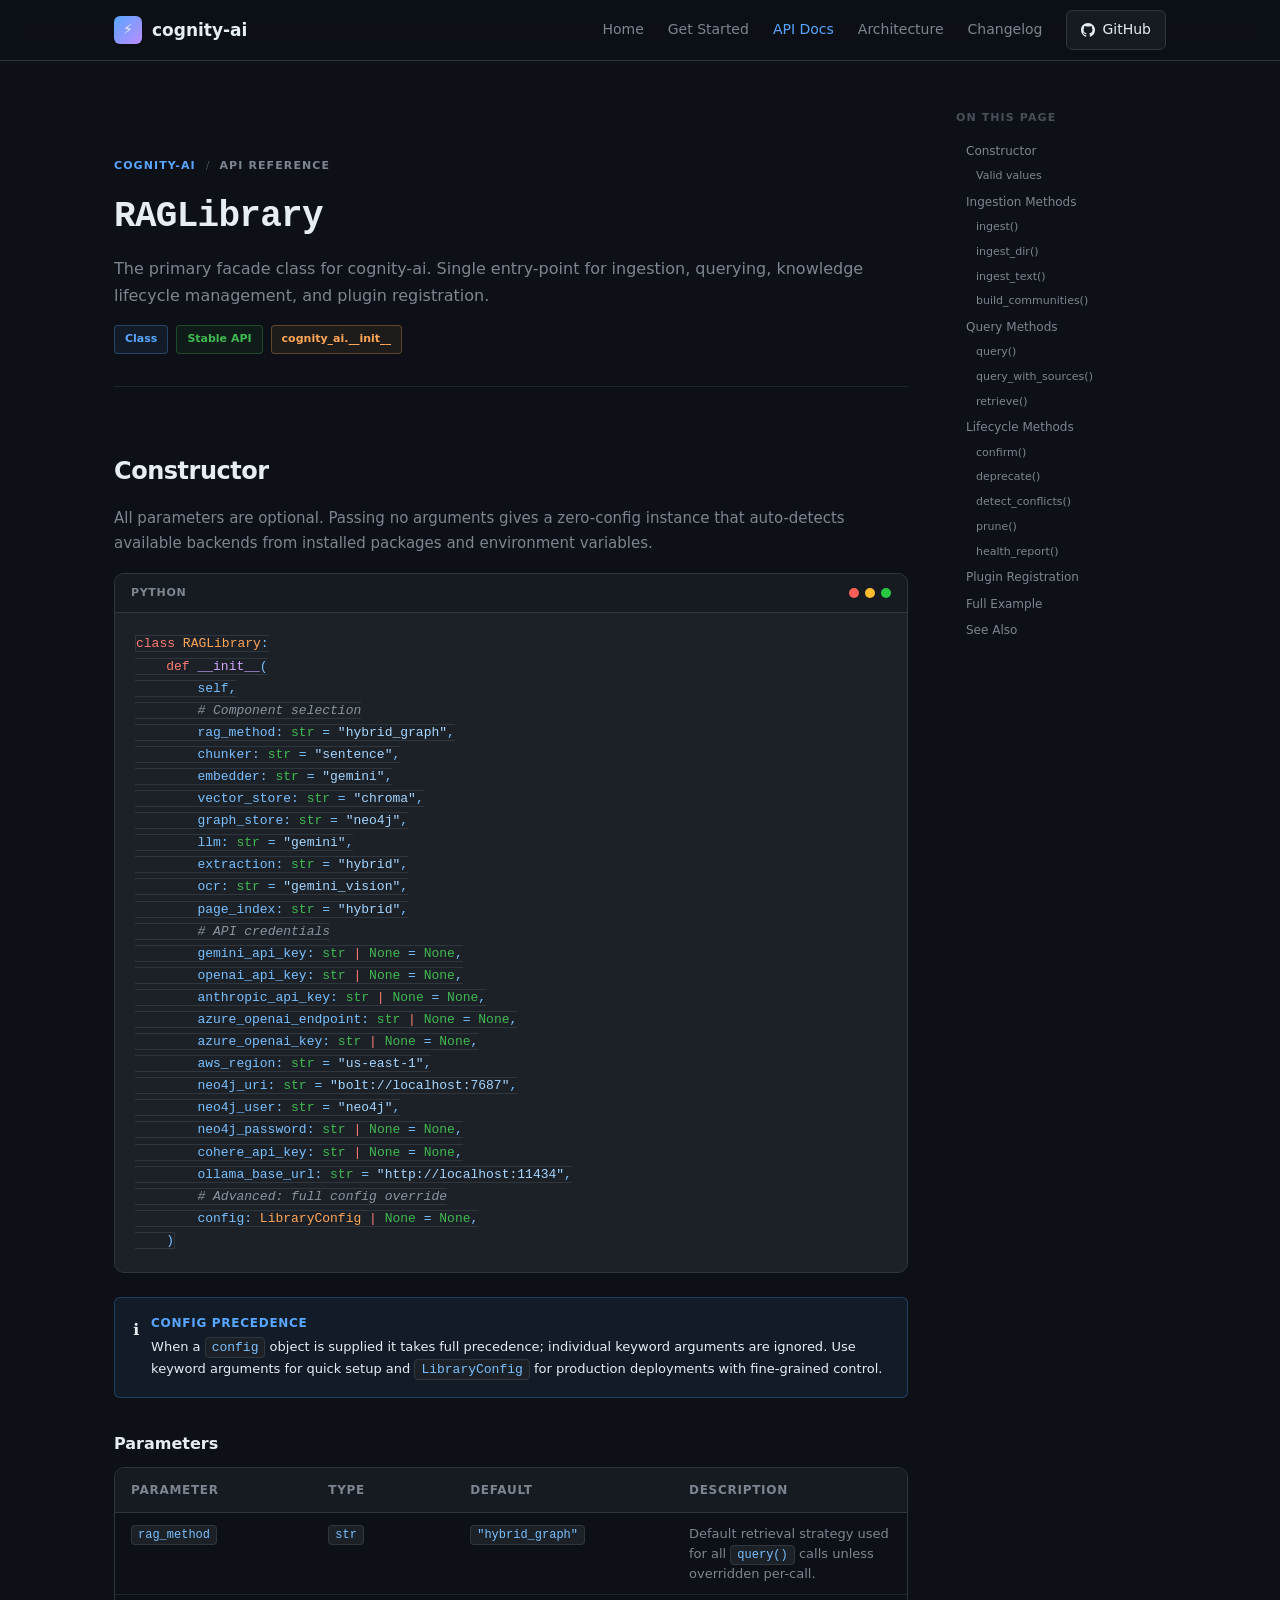
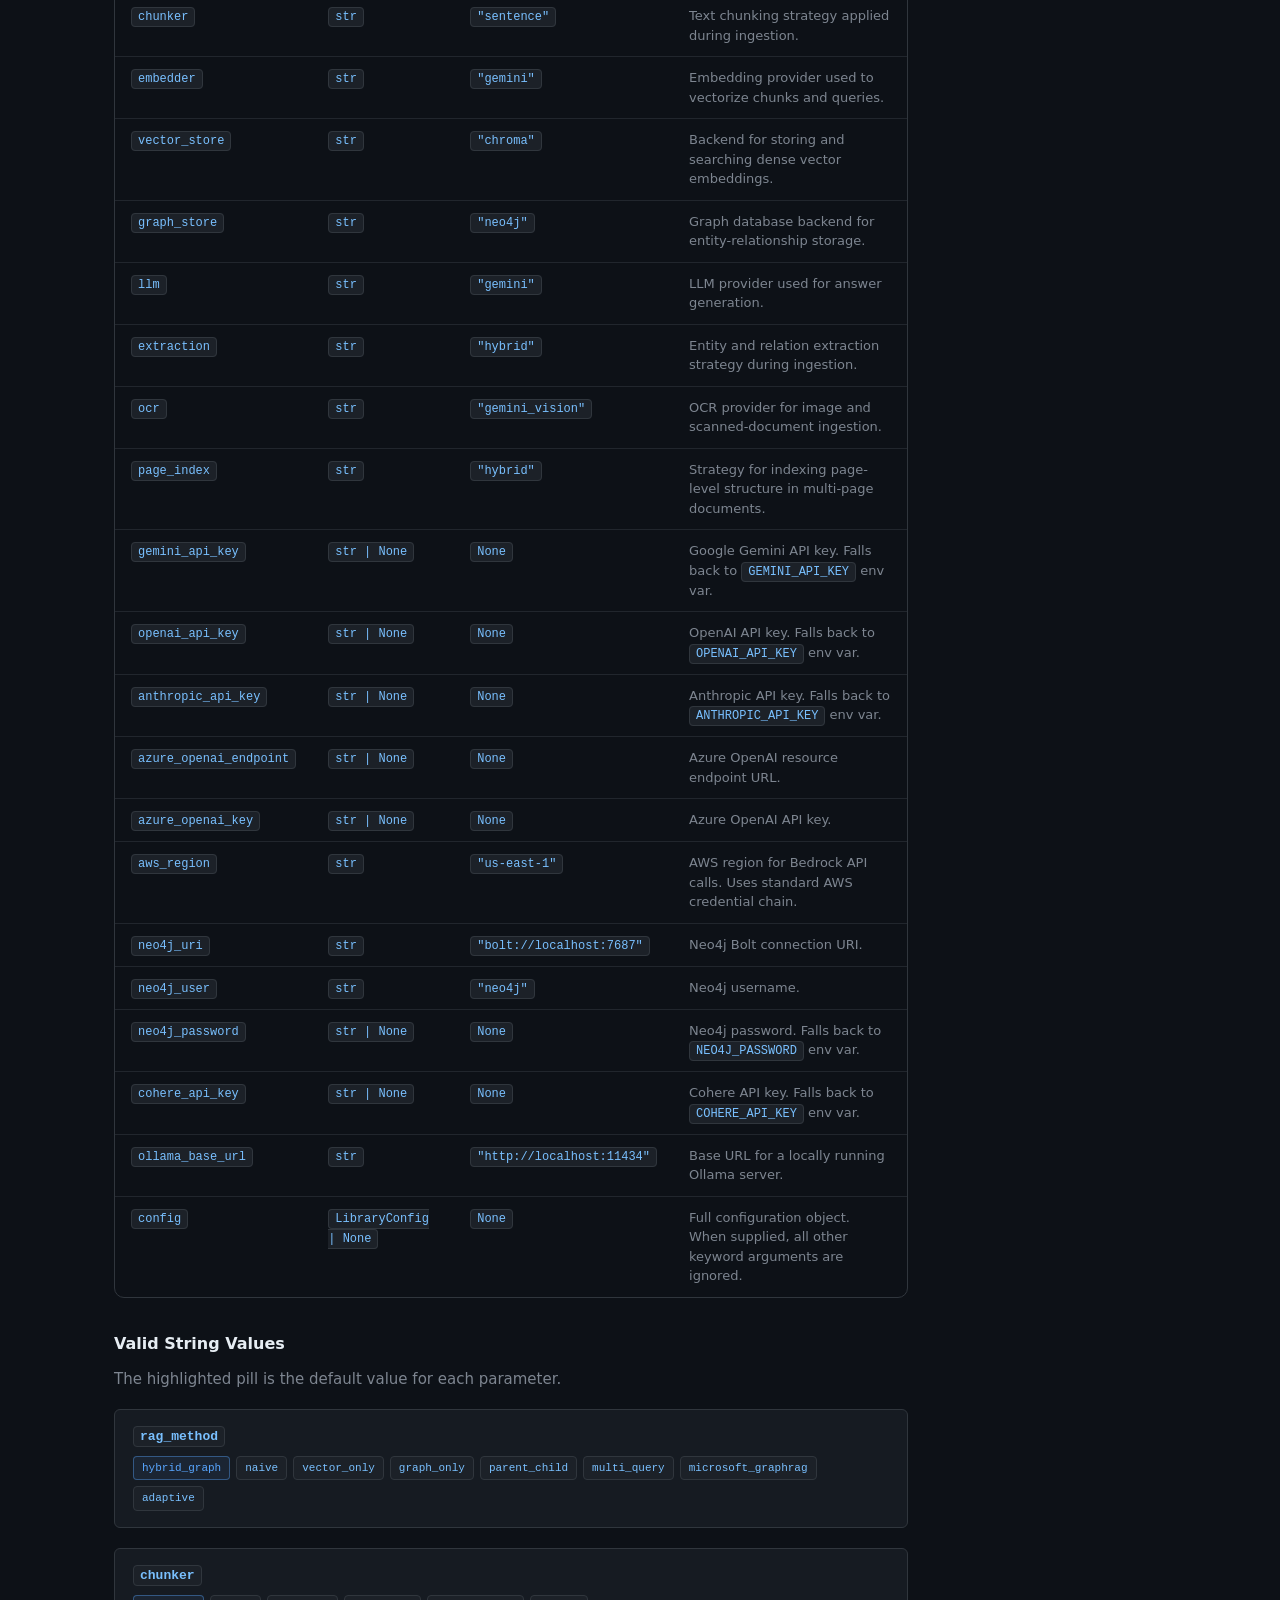
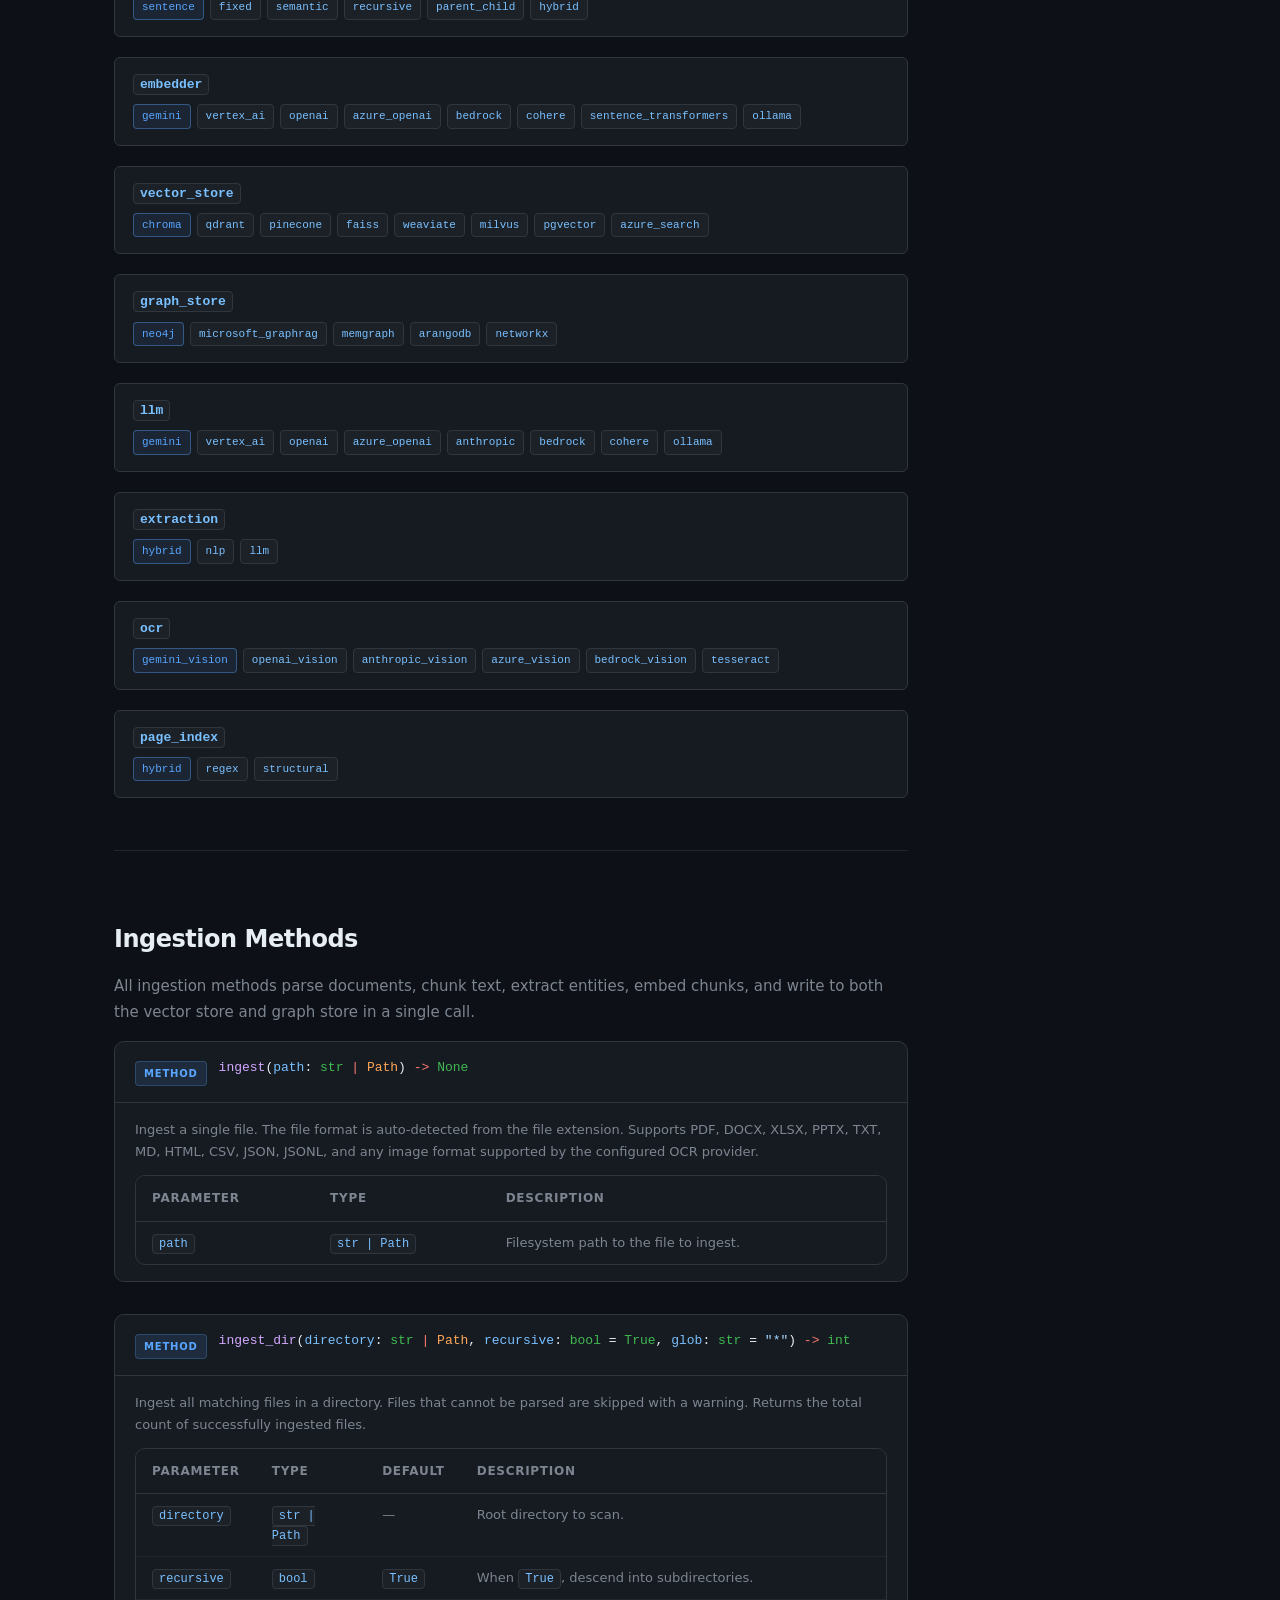
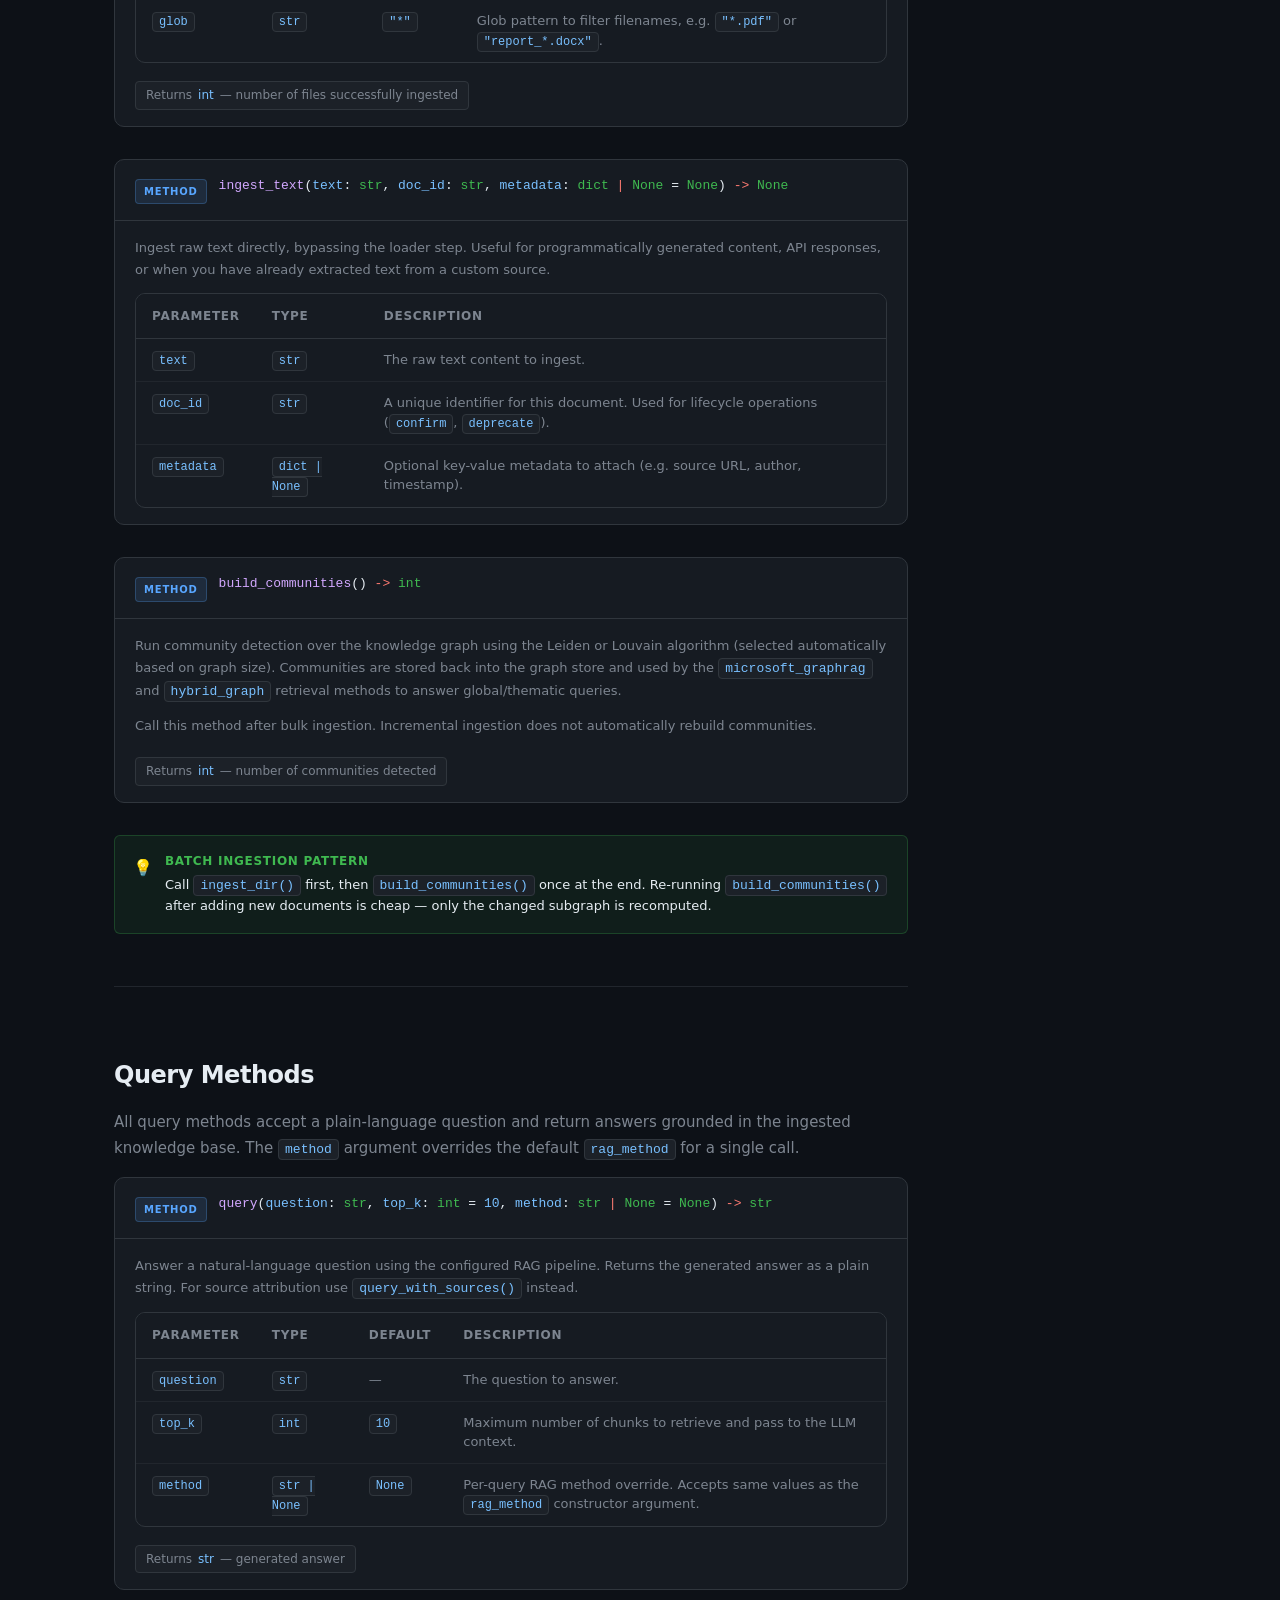
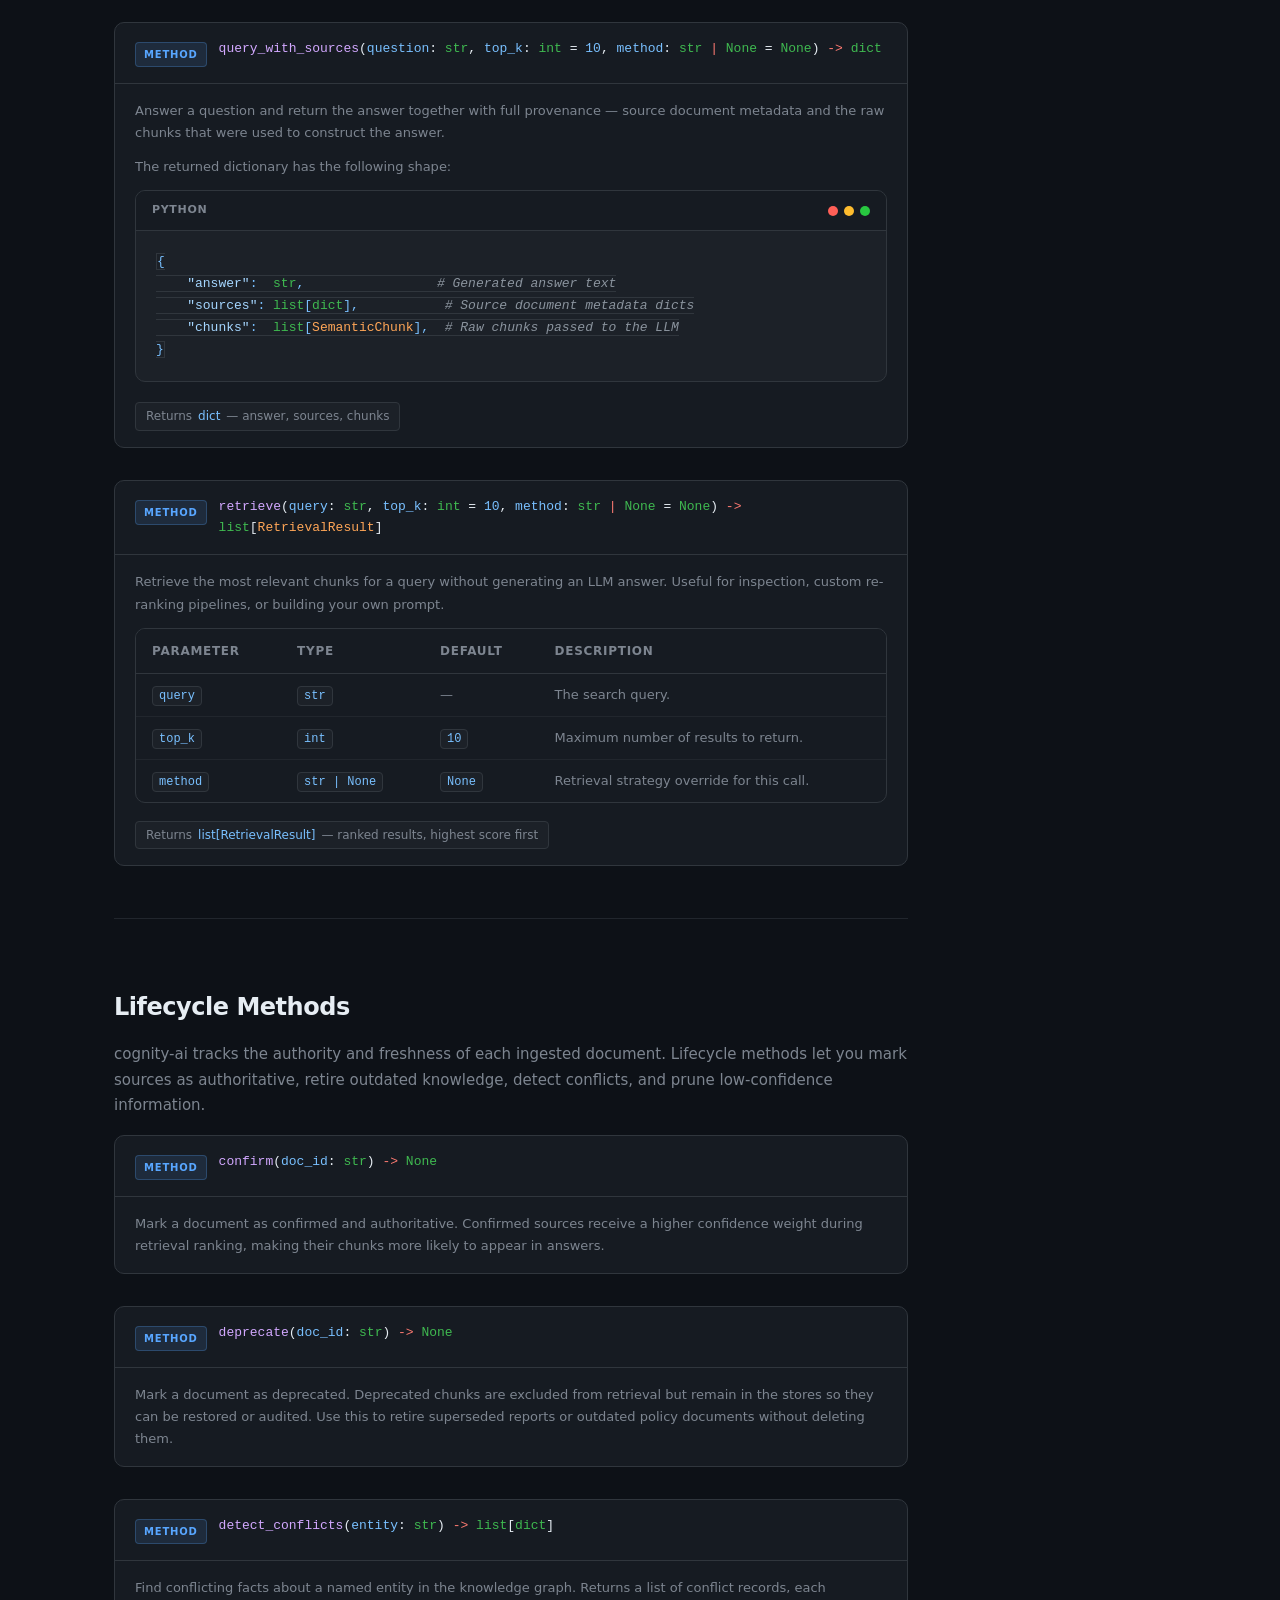
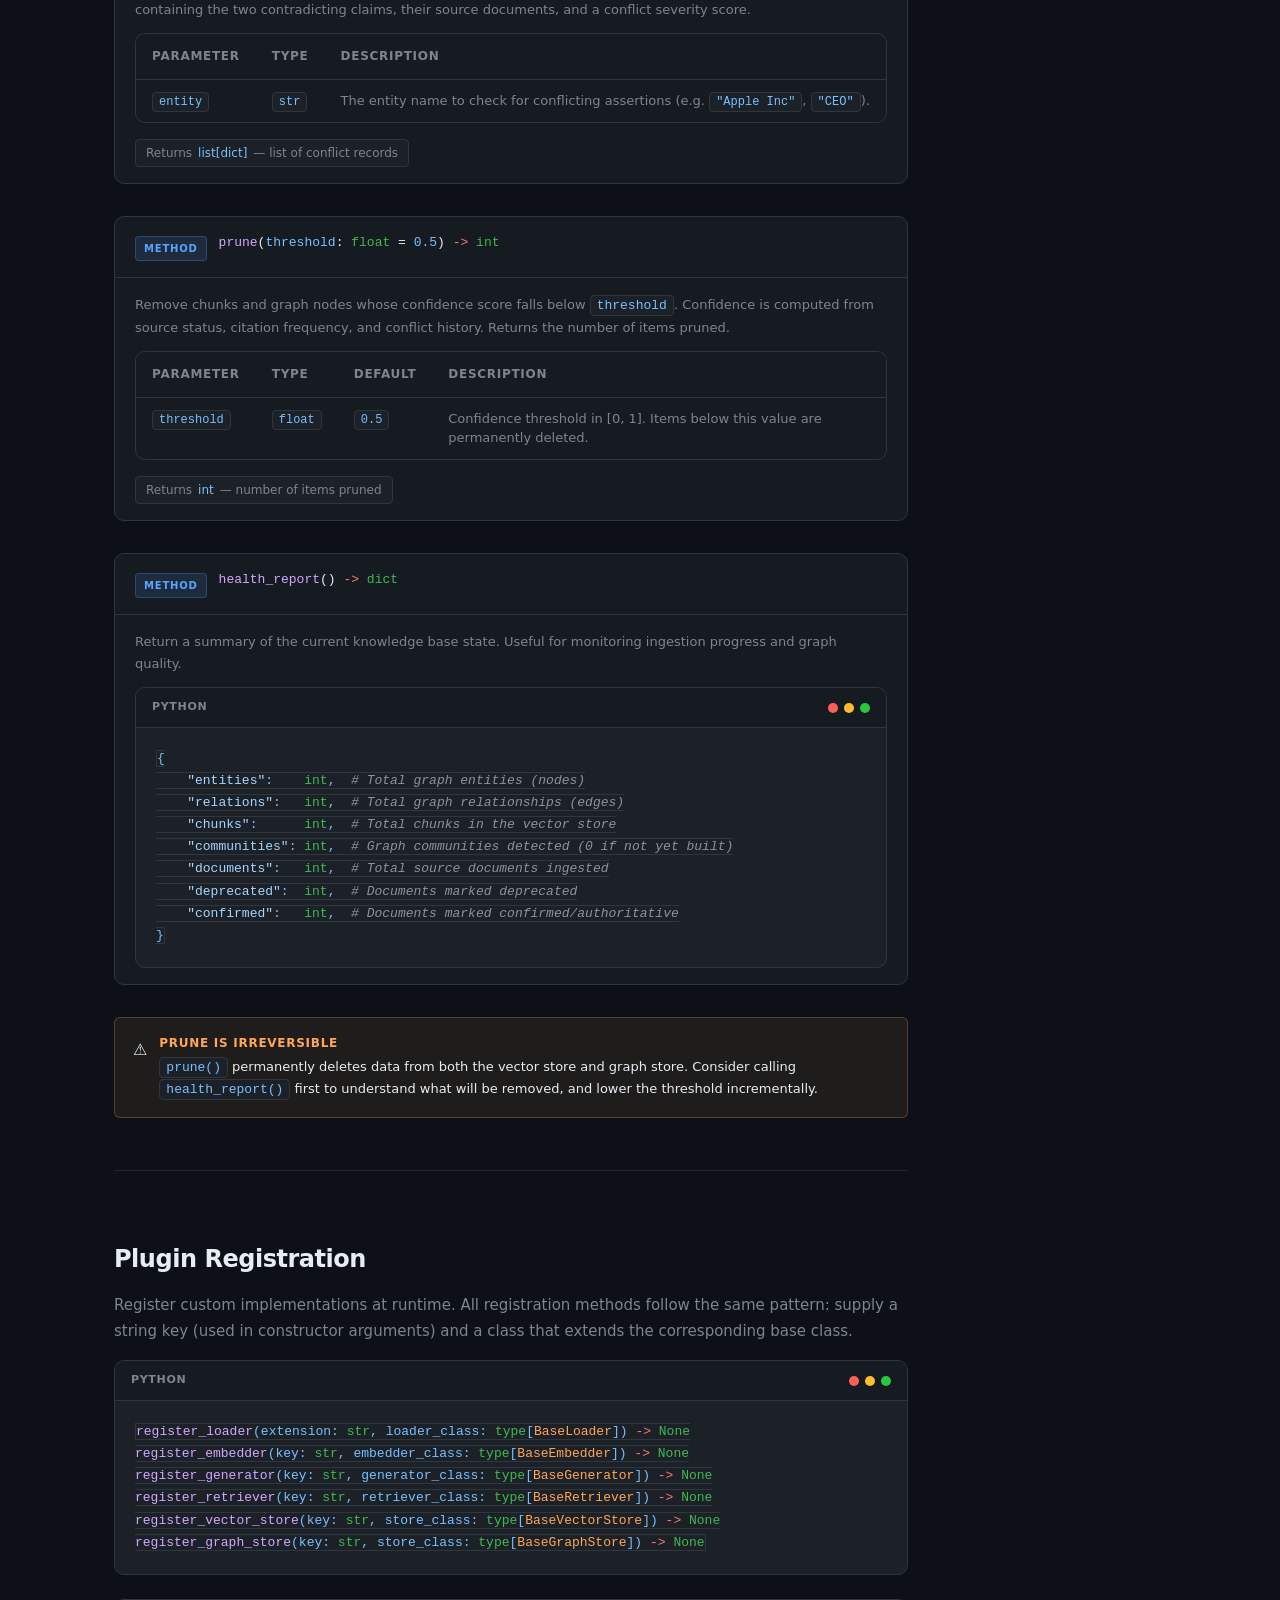
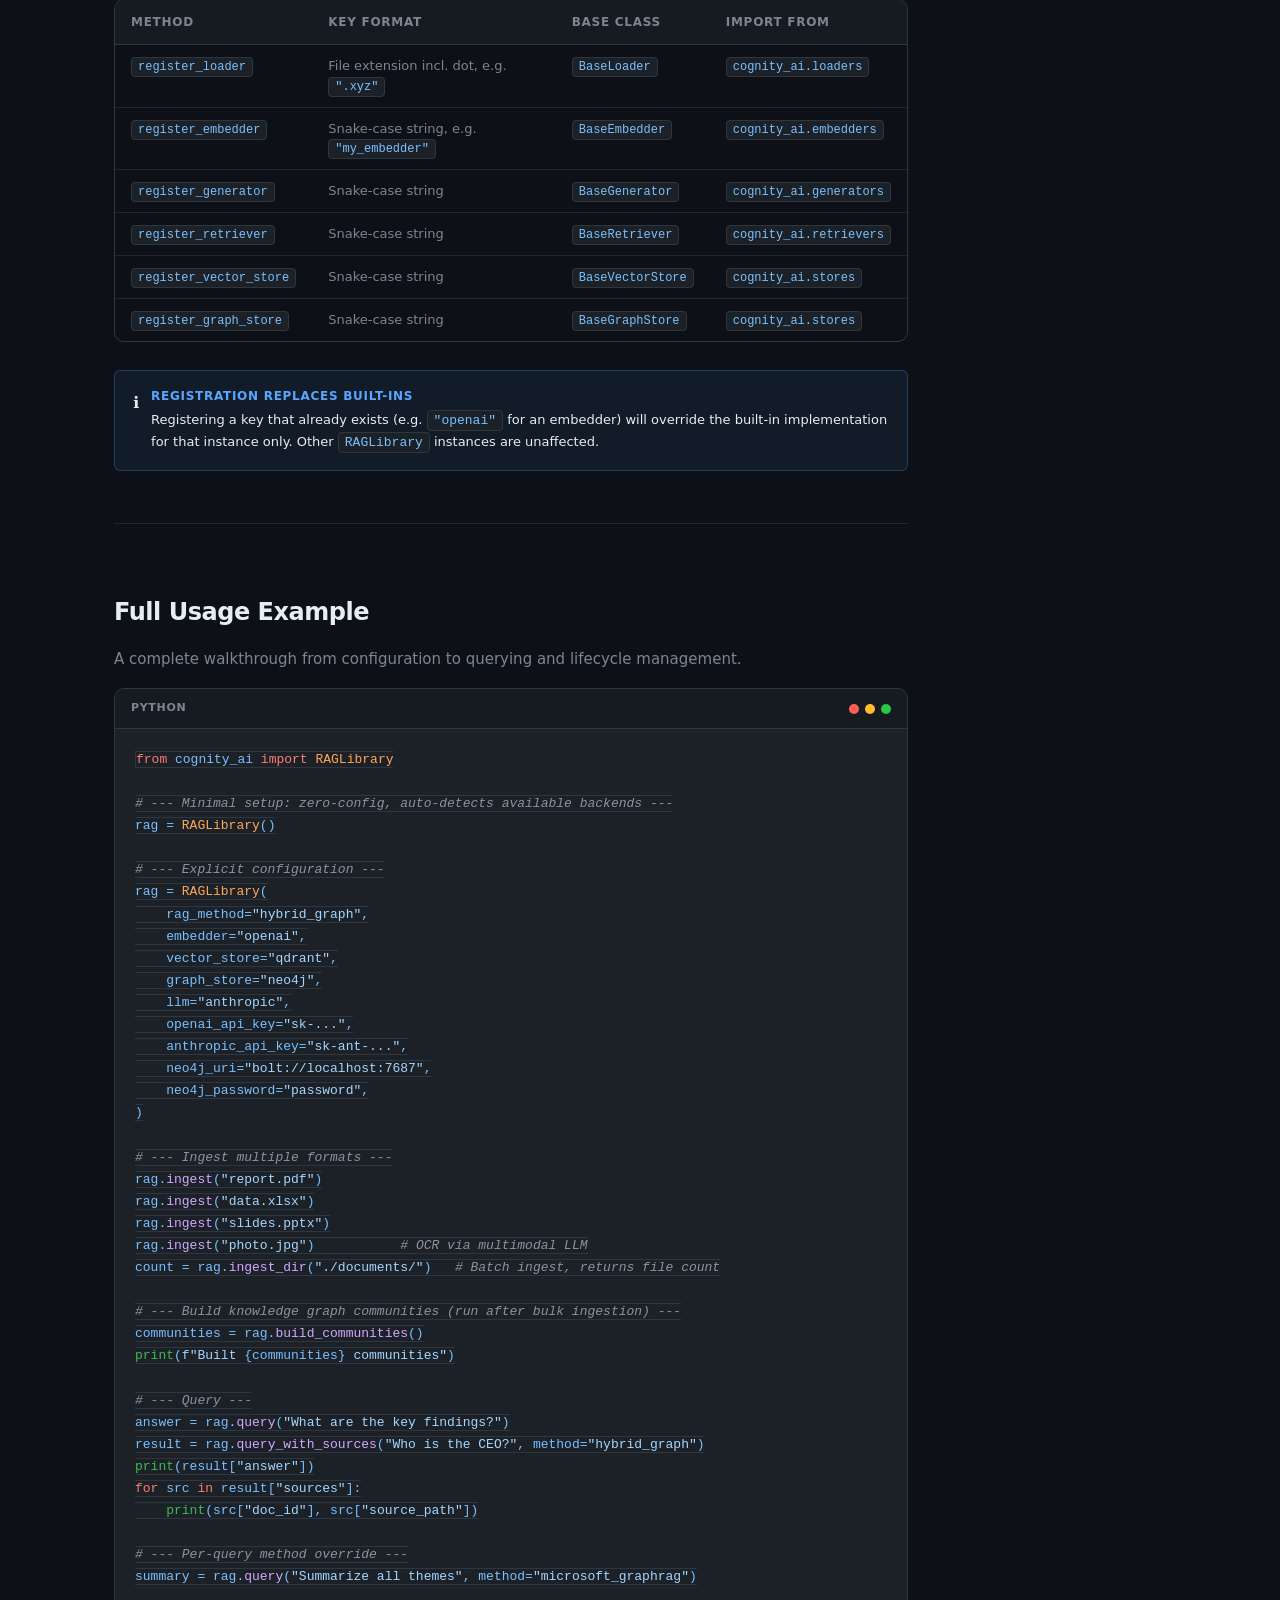
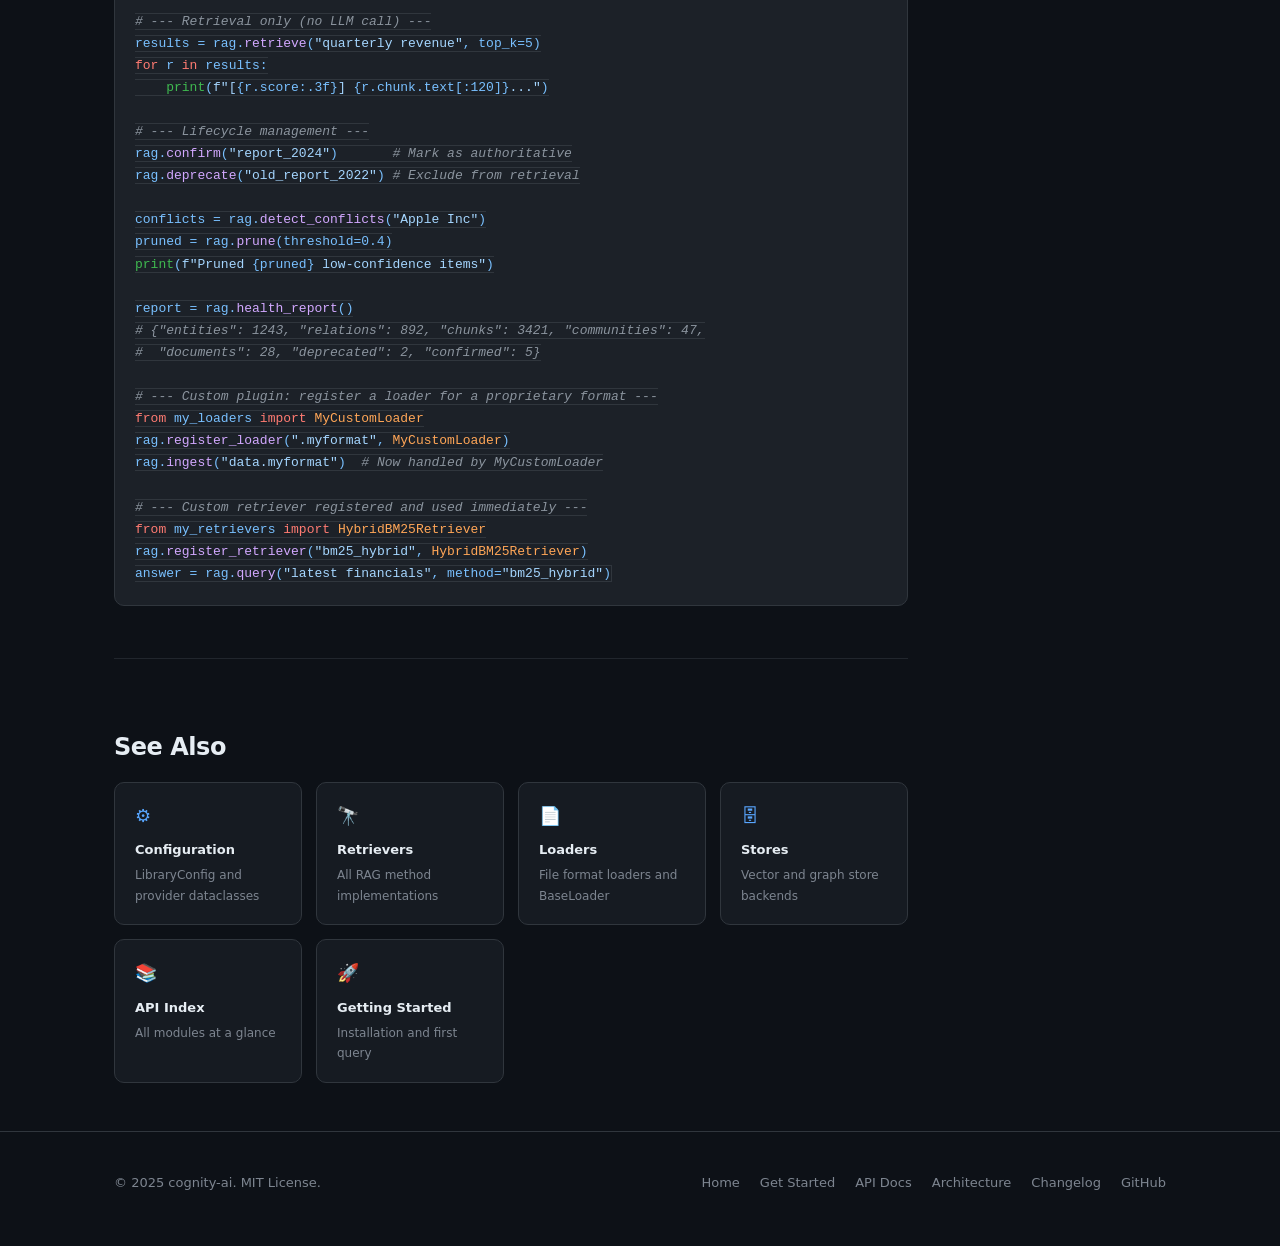
<file: docs/api/rag-library.html>
<!DOCTYPE html>
<html lang="en">
<head>
  <meta charset="UTF-8" />
  <meta name="viewport" content="width=device-width, initial-scale=1.0" />
  <title>RAGLibrary — cognity-ai API</title>
  <style>
    *, *::before, *::after { box-sizing: border-box; margin: 0; padding: 0; }

    :root {
      --bg: #0d1117; --bg-card: #161b22; --bg-code: #1c2128;
      --border: #30363d; --border-light: #21262d;
      --text: #e6edf3; --text-muted: #7d8590; --text-dim: #484f58;
      --accent: #58a6ff; --accent-2: #bc8cff; --accent-3: #3fb950;
      --accent-4: #f78166; --accent-5: #ffa657; --accent-6: #79c0ff;
      --radius: 10px; --radius-sm: 6px;
      --font: 'Inter', system-ui, sans-serif;
      --mono: 'JetBrains Mono', 'Fira Code', monospace;
    }

    @import url('https://fonts.googleapis.com/css2?family=Inter:wght@300;400;500;600;700&family=JetBrains+Mono:wght@400;500&display=swap');

    html { scroll-behavior: smooth; }
    body { background: var(--bg); color: var(--text); font-family: var(--font); font-size: 15px; line-height: 1.7; -webkit-font-smoothing: antialiased; }
    a { color: var(--accent); text-decoration: none; }
    a:hover { text-decoration: underline; }

    .container { max-width: 1100px; margin: 0 auto; padding: 0 24px; }

    /* Nav */
    nav { position: sticky; top: 0; z-index: 100; background: rgba(13,17,23,.92); backdrop-filter: blur(12px); border-bottom: 1px solid var(--border); }
    .nav-inner { display: flex; align-items: center; justify-content: space-between; height: 60px; }
    .nav-logo { display: flex; align-items: center; gap: 10px; font-size: 17px; font-weight: 700; color: var(--text); }
    .nav-logo .logo-icon { width: 28px; height: 28px; border-radius: 6px; background: linear-gradient(135deg, #58a6ff, #bc8cff); display: flex; align-items: center; justify-content: center; font-size: 14px; }
    .nav-links { display: flex; align-items: center; gap: 24px; }
    .nav-links a { color: var(--text-muted); font-size: 14px; font-weight: 500; transition: color .2s; }
    .nav-links a:hover { color: var(--text); text-decoration: none; }
    .nav-links a.nav-active { color: var(--accent); }
    .nav-github { display: flex; align-items: center; gap: 7px; padding: 7px 14px; border-radius: var(--radius-sm); background: var(--bg-card); border: 1px solid var(--border); color: var(--text) !important; font-size: 13px; font-weight: 500; transition: border-color .2s, background .2s; }
    .nav-github:hover { border-color: var(--accent); text-decoration: none !important; }

    /* Footer */
    footer { border-top: 1px solid var(--border); padding: 40px 0; color: var(--text-muted); font-size: 13px; }
    .footer-inner { display: flex; align-items: center; justify-content: space-between; flex-wrap: wrap; gap: 16px; }
    .footer-links { display: flex; gap: 20px; }
    .footer-links a { color: var(--text-muted); }
    .footer-links a:hover { color: var(--text); text-decoration: none; }

    /* Guide Layout */
    .guide-layout { display: grid; grid-template-columns: 1fr 210px; gap: 48px; max-width: 1100px; margin: 0 auto; padding: 48px 24px; }
    .guide-content { min-width: 0; }
    .guide-toc { position: sticky; top: 80px; font-size: 12px; max-height: calc(100vh - 100px); overflow-y: auto; }
    .guide-toc-title { font-size: 11px; font-weight: 700; text-transform: uppercase; letter-spacing: .1em; color: var(--text-dim); margin-bottom: 10px; }
    .guide-toc a { display: block; padding: 3px 0 3px 8px; color: var(--text-muted); font-size: 12px; border-left: 2px solid transparent; }
    .guide-toc a:hover { color: var(--accent); text-decoration: none; }
    .guide-toc a.active { color: var(--accent); border-left-color: var(--accent); }
    .guide-toc a.toc-sub { padding-left: 18px; font-size: 11px; }
    @media (max-width: 900px) { .guide-layout { grid-template-columns: 1fr; } .guide-toc { display: none; } }

    /* Typography */
    .section-label { font-size: 11px; font-weight: 700; text-transform: uppercase; letter-spacing: .1em; color: var(--accent); margin-bottom: 10px; }
    h2 { font-size: 24px; font-weight: 700; letter-spacing: -.02em; margin-bottom: 14px; margin-top: 56px; padding-top: 16px; }
    h2:first-of-type { margin-top: 0; }
    h3 { font-size: 16px; font-weight: 600; margin-bottom: 10px; margin-top: 32px; color: var(--text); }
    p { margin-bottom: 16px; color: var(--text); }

    /* Code blocks */
    .code-block { background: var(--bg-code); border: 1px solid var(--border); border-radius: var(--radius); overflow: hidden; margin-bottom: 24px; }
    .code-header { display: flex; align-items: center; justify-content: space-between; padding: 10px 16px; border-bottom: 1px solid var(--border); background: var(--bg-card); }
    .code-lang { font-size: 11px; font-weight: 600; color: var(--text-muted); text-transform: uppercase; letter-spacing: .06em; }
    .code-dots { display: flex; gap: 6px; }
    .code-dots span { width: 10px; height: 10px; border-radius: 50%; }
    .code-dots .dot-r { background: #ff5f57; }
    .code-dots .dot-y { background: #febc2e; }
    .code-dots .dot-g { background: #28c840; }
    pre { padding: 20px; overflow-x: auto; font-family: var(--mono); font-size: 13px; line-height: 1.7; tab-size: 2; }
    pre code { background: none; padding: 0; border-radius: 0; font-size: inherit; }
    code { font-family: var(--mono); font-size: 13px; background: var(--bg-code); border: 1px solid var(--border); padding: 2px 6px; border-radius: 4px; color: var(--accent-6); }

    /* Syntax highlight */
    .kw  { color: #ff7b72; }
    .st  { color: #a5d6ff; }
    .cm  { color: #8b949e; font-style: italic; }
    .fn  { color: #d2a8ff; }
    .cl  { color: #ffa657; }
    .nm  { color: #79c0ff; }
    .nb  { color: #3fb950; }
    .op  { color: #ff7b72; }

    /* Tables */
    .table-wrap { overflow-x: auto; border-radius: var(--radius); border: 1px solid var(--border); margin-bottom: 28px; }
    table { width: 100%; border-collapse: collapse; }
    thead { background: var(--bg-card); }
    th { padding: 12px 16px; text-align: left; font-size: 12px; font-weight: 600; text-transform: uppercase; letter-spacing: .06em; color: var(--text-muted); border-bottom: 1px solid var(--border); white-space: nowrap; }
    td { padding: 11px 16px; font-size: 13px; border-bottom: 1px solid var(--border-light); vertical-align: top; line-height: 1.5; }
    tr:last-child td { border-bottom: none; }
    tr:hover td { background: rgba(255,255,255,.018); }
    td code { font-size: 12px; }
    td.td-default { color: var(--text-muted); }
    td.td-desc { color: var(--text-muted); }

    /* Method signature blocks */
    .method-block { background: var(--bg-card); border: 1px solid var(--border); border-radius: var(--radius); margin-bottom: 32px; overflow: hidden; }
    .method-header { display: flex; align-items: flex-start; gap: 12px; padding: 16px 20px; border-bottom: 1px solid var(--border); }
    .method-kind { flex-shrink: 0; font-size: 10px; font-weight: 700; text-transform: uppercase; letter-spacing: .08em; padding: 3px 8px; border-radius: 4px; margin-top: 3px; }
    .kind-method { background: rgba(88,166,255,.12); color: var(--accent); border: 1px solid rgba(88,166,255,.25); }
    .kind-class  { background: rgba(255,166,87,.12); color: var(--accent-5); border: 1px solid rgba(255,166,87,.25); }
    .method-sig  { font-family: var(--mono); font-size: 13px; color: var(--text); line-height: 1.6; }
    .method-body { padding: 16px 20px; }
    .method-body p { font-size: 13px; color: var(--text-muted); margin-bottom: 12px; }
    .method-body p:last-child { margin-bottom: 0; }
    .method-returns { display: inline-flex; align-items: center; gap: 6px; font-size: 12px; color: var(--text-muted); background: var(--bg-code); border: 1px solid var(--border); border-radius: 4px; padding: 3px 10px; margin-top: 8px; }
    .method-returns strong { color: var(--accent-6); font-weight: 500; }

    /* Admonitions */
    .admonition { border-radius: var(--radius-sm); padding: 16px 18px; margin-bottom: 24px; display: flex; gap: 12px; }
    .admonition-icon { font-size: 16px; flex-shrink: 0; margin-top: 2px; }
    .admonition-body { font-size: 13px; line-height: 1.6; }
    .admonition-body strong { display: block; font-size: 12px; font-weight: 700; text-transform: uppercase; letter-spacing: .06em; margin-bottom: 4px; }
    .admonition-note { background: rgba(88,166,255,.08); border: 1px solid rgba(88,166,255,.25); }
    .admonition-note .admonition-body strong { color: var(--accent); }
    .admonition-warn { background: rgba(255,166,87,.08); border: 1px solid rgba(255,166,87,.25); }
    .admonition-warn .admonition-body strong { color: var(--accent-5); }
    .admonition-tip  { background: rgba(63,185,80,.08); border: 1px solid rgba(63,185,80,.25); }
    .admonition-tip  .admonition-body strong { color: var(--accent-3); }

    /* Badge */
    .badge { display: inline-flex; align-items: center; gap: 5px; padding: 4px 10px; border-radius: 4px; font-size: 11px; font-weight: 600; border: 1px solid; }
    .badge-blue   { color: #58a6ff; border-color: rgba(88,166,255,.3); background: rgba(88,166,255,.07); }
    .badge-green  { color: #3fb950; border-color: rgba(63,185,80,.3);  background: rgba(63,185,80,.07); }
    .badge-purple { color: #bc8cff; border-color: rgba(188,140,255,.3);background: rgba(188,140,255,.07); }
    .badge-orange { color: #ffa657; border-color: rgba(255,166,87,.3); background: rgba(255,166,87,.07); }

    /* Valid values pill list */
    .values-list { display: flex; flex-wrap: wrap; gap: 6px; margin: 6px 0 0; }
    .val-pill { font-family: var(--mono); font-size: 11px; padding: 2px 8px; border-radius: 4px; background: var(--bg-code); border: 1px solid var(--border); color: var(--accent-6); }
    .val-pill.val-default { border-color: rgba(88,166,255,.4); color: var(--accent); background: rgba(88,166,255,.08); }

    /* Section divider */
    .section-divider { border: none; border-top: 1px solid var(--border-light); margin: 52px 0; }

    :target { scroll-margin-top: 80px; }
    ::-webkit-scrollbar { width: 6px; height: 6px; }
    ::-webkit-scrollbar-track { background: var(--bg); }
    ::-webkit-scrollbar-thumb { background: var(--border); border-radius: 3px; }
    ::-webkit-scrollbar-thumb:hover { background: var(--text-dim); }
    @media (max-width: 768px) { .nav-links { display: none; } }
  </style>
</head>
<body>

<!-- NAV -->
<nav>
  <div class="container nav-inner">
    <a href="../index.html" class="nav-logo" style="text-decoration:none">
      <div class="logo-icon">&#9889;</div>
      cognity-ai
    </a>
    <div class="nav-links">
      <a href="../index.html">Home</a>
      <a href="../getting-started.html">Get Started</a>
      <a href="index.html" class="nav-active">API Docs</a>
      <a href="../architecture.html">Architecture</a>
      <a href="../changelog.html">Changelog</a>
      <a href="https://github.com/joshi-aayush/graph-rag" class="nav-github">
        <svg width="14" height="14" viewBox="0 0 16 16" fill="currentColor">
          <path d="M8 0C3.58 0 0 3.58 0 8c0 3.54 2.29 6.53 5.47 7.59.4.07.55-.17.55-.38 0-.19-.01-.82-.01-1.49-2.01.37-2.53-.49-2.69-.94-.09-.23-.48-.94-.82-1.13-.28-.15-.68-.52-.01-.53.63-.01 1.08.58 1.23.82.72 1.21 1.87.87 2.33.66.07-.52.28-.87.51-1.07-1.78-.2-3.64-.89-3.64-3.95 0-.87.31-1.59.82-2.15-.08-.2-.36-1.02.08-2.12 0 0 .67-.21 2.2.82.64-.18 1.32-.27 2-.27.68 0 1.36.09 2 .27 1.53-1.04 2.2-.82 2.2-.82.44 1.1.16 1.92.08 2.12.51.56.82 1.27.82 2.15 0 3.07-1.87 3.75-3.65 3.95.29.25.54.73.54 1.48 0 1.07-.01 1.93-.01 2.2 0 .21.15.46.55.38A8.013 8.013 0 0016 8c0-4.42-3.58-8-8-8z"/>
        </svg>
        GitHub
      </a>
    </div>
  </div>
</nav>

<!-- CONTENT -->
<div class="guide-layout">

  <!-- Main Content -->
  <main class="guide-content">

    <!-- Page Header -->
    <div style="padding: 48px 0 32px; border-bottom: 1px solid var(--border-light); margin-bottom: 48px;">
      <div style="display:flex;align-items:center;gap:10px;margin-bottom:10px;">
        <div class="section-label" style="margin-bottom:0;">cognity-ai</div>
        <span style="color:var(--text-dim);font-size:11px;">/</span>
        <a href="index.html" style="font-size:11px;font-weight:700;text-transform:uppercase;letter-spacing:.1em;color:var(--text-muted);">API Reference</a>
      </div>
      <h1 style="font-size:36px;font-weight:800;letter-spacing:-.02em;margin-bottom:8px;font-family:var(--mono);">RAGLibrary</h1>
      <p style="color:var(--text-muted);font-size:16px;">The primary facade class for cognity-ai. Single entry-point for ingestion, querying, knowledge lifecycle management, and plugin registration.</p>
      <div style="display:flex;gap:8px;flex-wrap:wrap;margin-top:16px;">
        <span class="badge badge-blue">Class</span>
        <span class="badge badge-green">Stable API</span>
        <span class="badge badge-orange">cognity_ai.__init__</span>
      </div>
    </div>

    <!-- Constructor -->
    <section id="constructor">
      <h2>Constructor</h2>
      <p style="color:var(--text-muted);">All parameters are optional. Passing no arguments gives a zero-config instance that auto-detects available backends from installed packages and environment variables.</p>

      <div class="code-block">
        <div class="code-header">
          <span class="code-lang">python</span>
          <div class="code-dots"><span class="dot-r"></span><span class="dot-y"></span><span class="dot-g"></span></div>
        </div>
        <pre><code><span class="kw">class</span> <span class="cl">RAGLibrary</span>:
    <span class="kw">def</span> <span class="fn">__init__</span>(
        <span class="nm">self</span>,
        <span class="cm"># Component selection</span>
        rag_method: <span class="nb">str</span> = <span class="st">"hybrid_graph"</span>,
        chunker: <span class="nb">str</span> = <span class="st">"sentence"</span>,
        embedder: <span class="nb">str</span> = <span class="st">"gemini"</span>,
        vector_store: <span class="nb">str</span> = <span class="st">"chroma"</span>,
        graph_store: <span class="nb">str</span> = <span class="st">"neo4j"</span>,
        llm: <span class="nb">str</span> = <span class="st">"gemini"</span>,
        extraction: <span class="nb">str</span> = <span class="st">"hybrid"</span>,
        ocr: <span class="nb">str</span> = <span class="st">"gemini_vision"</span>,
        page_index: <span class="nb">str</span> = <span class="st">"hybrid"</span>,
        <span class="cm"># API credentials</span>
        gemini_api_key: <span class="nb">str</span> <span class="op">|</span> <span class="nb">None</span> = <span class="nb">None</span>,
        openai_api_key: <span class="nb">str</span> <span class="op">|</span> <span class="nb">None</span> = <span class="nb">None</span>,
        anthropic_api_key: <span class="nb">str</span> <span class="op">|</span> <span class="nb">None</span> = <span class="nb">None</span>,
        azure_openai_endpoint: <span class="nb">str</span> <span class="op">|</span> <span class="nb">None</span> = <span class="nb">None</span>,
        azure_openai_key: <span class="nb">str</span> <span class="op">|</span> <span class="nb">None</span> = <span class="nb">None</span>,
        aws_region: <span class="nb">str</span> = <span class="st">"us-east-1"</span>,
        neo4j_uri: <span class="nb">str</span> = <span class="st">"bolt://localhost:7687"</span>,
        neo4j_user: <span class="nb">str</span> = <span class="st">"neo4j"</span>,
        neo4j_password: <span class="nb">str</span> <span class="op">|</span> <span class="nb">None</span> = <span class="nb">None</span>,
        cohere_api_key: <span class="nb">str</span> <span class="op">|</span> <span class="nb">None</span> = <span class="nb">None</span>,
        ollama_base_url: <span class="nb">str</span> = <span class="st">"http://localhost:11434"</span>,
        <span class="cm"># Advanced: full config override</span>
        config: <span class="cl">LibraryConfig</span> <span class="op">|</span> <span class="nb">None</span> = <span class="nb">None</span>,
    )</code></pre>
      </div>

      <div class="admonition admonition-note">
        <div class="admonition-icon">&#8505;</div>
        <div class="admonition-body">
          <strong>Config precedence</strong>
          When a <code>config</code> object is supplied it takes full precedence; individual keyword arguments are ignored. Use keyword arguments for quick setup and <a href="config.html"><code>LibraryConfig</code></a> for production deployments with fine-grained control.
        </div>
      </div>

      <!-- Parameters table -->
      <h3>Parameters</h3>
      <div class="table-wrap">
        <table>
          <thead>
            <tr>
              <th>Parameter</th>
              <th>Type</th>
              <th>Default</th>
              <th>Description</th>
            </tr>
          </thead>
          <tbody>
            <tr>
              <td><code>rag_method</code></td>
              <td><code>str</code></td>
              <td class="td-default"><code>"hybrid_graph"</code></td>
              <td class="td-desc">Default retrieval strategy used for all <code>query()</code> calls unless overridden per-call.</td>
            </tr>
            <tr>
              <td><code>chunker</code></td>
              <td><code>str</code></td>
              <td class="td-default"><code>"sentence"</code></td>
              <td class="td-desc">Text chunking strategy applied during ingestion.</td>
            </tr>
            <tr>
              <td><code>embedder</code></td>
              <td><code>str</code></td>
              <td class="td-default"><code>"gemini"</code></td>
              <td class="td-desc">Embedding provider used to vectorize chunks and queries.</td>
            </tr>
            <tr>
              <td><code>vector_store</code></td>
              <td><code>str</code></td>
              <td class="td-default"><code>"chroma"</code></td>
              <td class="td-desc">Backend for storing and searching dense vector embeddings.</td>
            </tr>
            <tr>
              <td><code>graph_store</code></td>
              <td><code>str</code></td>
              <td class="td-default"><code>"neo4j"</code></td>
              <td class="td-desc">Graph database backend for entity-relationship storage.</td>
            </tr>
            <tr>
              <td><code>llm</code></td>
              <td><code>str</code></td>
              <td class="td-default"><code>"gemini"</code></td>
              <td class="td-desc">LLM provider used for answer generation.</td>
            </tr>
            <tr>
              <td><code>extraction</code></td>
              <td><code>str</code></td>
              <td class="td-default"><code>"hybrid"</code></td>
              <td class="td-desc">Entity and relation extraction strategy during ingestion.</td>
            </tr>
            <tr>
              <td><code>ocr</code></td>
              <td><code>str</code></td>
              <td class="td-default"><code>"gemini_vision"</code></td>
              <td class="td-desc">OCR provider for image and scanned-document ingestion.</td>
            </tr>
            <tr>
              <td><code>page_index</code></td>
              <td><code>str</code></td>
              <td class="td-default"><code>"hybrid"</code></td>
              <td class="td-desc">Strategy for indexing page-level structure in multi-page documents.</td>
            </tr>
            <tr>
              <td><code>gemini_api_key</code></td>
              <td><code>str | None</code></td>
              <td class="td-default"><code>None</code></td>
              <td class="td-desc">Google Gemini API key. Falls back to <code>GEMINI_API_KEY</code> env var.</td>
            </tr>
            <tr>
              <td><code>openai_api_key</code></td>
              <td><code>str | None</code></td>
              <td class="td-default"><code>None</code></td>
              <td class="td-desc">OpenAI API key. Falls back to <code>OPENAI_API_KEY</code> env var.</td>
            </tr>
            <tr>
              <td><code>anthropic_api_key</code></td>
              <td><code>str | None</code></td>
              <td class="td-default"><code>None</code></td>
              <td class="td-desc">Anthropic API key. Falls back to <code>ANTHROPIC_API_KEY</code> env var.</td>
            </tr>
            <tr>
              <td><code>azure_openai_endpoint</code></td>
              <td><code>str | None</code></td>
              <td class="td-default"><code>None</code></td>
              <td class="td-desc">Azure OpenAI resource endpoint URL.</td>
            </tr>
            <tr>
              <td><code>azure_openai_key</code></td>
              <td><code>str | None</code></td>
              <td class="td-default"><code>None</code></td>
              <td class="td-desc">Azure OpenAI API key.</td>
            </tr>
            <tr>
              <td><code>aws_region</code></td>
              <td><code>str</code></td>
              <td class="td-default"><code>"us-east-1"</code></td>
              <td class="td-desc">AWS region for Bedrock API calls. Uses standard AWS credential chain.</td>
            </tr>
            <tr>
              <td><code>neo4j_uri</code></td>
              <td><code>str</code></td>
              <td class="td-default"><code>"bolt://localhost:7687"</code></td>
              <td class="td-desc">Neo4j Bolt connection URI.</td>
            </tr>
            <tr>
              <td><code>neo4j_user</code></td>
              <td><code>str</code></td>
              <td class="td-default"><code>"neo4j"</code></td>
              <td class="td-desc">Neo4j username.</td>
            </tr>
            <tr>
              <td><code>neo4j_password</code></td>
              <td><code>str | None</code></td>
              <td class="td-default"><code>None</code></td>
              <td class="td-desc">Neo4j password. Falls back to <code>NEO4J_PASSWORD</code> env var.</td>
            </tr>
            <tr>
              <td><code>cohere_api_key</code></td>
              <td><code>str | None</code></td>
              <td class="td-default"><code>None</code></td>
              <td class="td-desc">Cohere API key. Falls back to <code>COHERE_API_KEY</code> env var.</td>
            </tr>
            <tr>
              <td><code>ollama_base_url</code></td>
              <td><code>str</code></td>
              <td class="td-default"><code>"http://localhost:11434"</code></td>
              <td class="td-desc">Base URL for a locally running Ollama server.</td>
            </tr>
            <tr>
              <td><code>config</code></td>
              <td><code>LibraryConfig | None</code></td>
              <td class="td-default"><code>None</code></td>
              <td class="td-desc">Full configuration object. When supplied, all other keyword arguments are ignored.</td>
            </tr>
          </tbody>
        </table>
      </div>

      <!-- Valid values -->
      <h3 id="valid-values">Valid String Values</h3>
      <p style="color:var(--text-muted);">The highlighted pill is the default value for each parameter.</p>

      <div style="display:grid;gap:20px;margin-bottom:28px;">

        <div style="background:var(--bg-card);border:1px solid var(--border);border-radius:var(--radius-sm);padding:16px 18px;">
          <div style="font-size:12px;font-weight:600;color:var(--text-muted);margin-bottom:8px;"><code>rag_method</code></div>
          <div class="values-list">
            <span class="val-pill val-default">hybrid_graph</span>
            <span class="val-pill">naive</span>
            <span class="val-pill">vector_only</span>
            <span class="val-pill">graph_only</span>
            <span class="val-pill">parent_child</span>
            <span class="val-pill">multi_query</span>
            <span class="val-pill">microsoft_graphrag</span>
            <span class="val-pill">adaptive</span>
          </div>
        </div>

        <div style="background:var(--bg-card);border:1px solid var(--border);border-radius:var(--radius-sm);padding:16px 18px;">
          <div style="font-size:12px;font-weight:600;color:var(--text-muted);margin-bottom:8px;"><code>chunker</code></div>
          <div class="values-list">
            <span class="val-pill val-default">sentence</span>
            <span class="val-pill">fixed</span>
            <span class="val-pill">semantic</span>
            <span class="val-pill">recursive</span>
            <span class="val-pill">parent_child</span>
            <span class="val-pill">hybrid</span>
          </div>
        </div>

        <div style="background:var(--bg-card);border:1px solid var(--border);border-radius:var(--radius-sm);padding:16px 18px;">
          <div style="font-size:12px;font-weight:600;color:var(--text-muted);margin-bottom:8px;"><code>embedder</code></div>
          <div class="values-list">
            <span class="val-pill val-default">gemini</span>
            <span class="val-pill">vertex_ai</span>
            <span class="val-pill">openai</span>
            <span class="val-pill">azure_openai</span>
            <span class="val-pill">bedrock</span>
            <span class="val-pill">cohere</span>
            <span class="val-pill">sentence_transformers</span>
            <span class="val-pill">ollama</span>
          </div>
        </div>

        <div style="background:var(--bg-card);border:1px solid var(--border);border-radius:var(--radius-sm);padding:16px 18px;">
          <div style="font-size:12px;font-weight:600;color:var(--text-muted);margin-bottom:8px;"><code>vector_store</code></div>
          <div class="values-list">
            <span class="val-pill val-default">chroma</span>
            <span class="val-pill">qdrant</span>
            <span class="val-pill">pinecone</span>
            <span class="val-pill">faiss</span>
            <span class="val-pill">weaviate</span>
            <span class="val-pill">milvus</span>
            <span class="val-pill">pgvector</span>
            <span class="val-pill">azure_search</span>
          </div>
        </div>

        <div style="background:var(--bg-card);border:1px solid var(--border);border-radius:var(--radius-sm);padding:16px 18px;">
          <div style="font-size:12px;font-weight:600;color:var(--text-muted);margin-bottom:8px;"><code>graph_store</code></div>
          <div class="values-list">
            <span class="val-pill val-default">neo4j</span>
            <span class="val-pill">microsoft_graphrag</span>
            <span class="val-pill">memgraph</span>
            <span class="val-pill">arangodb</span>
            <span class="val-pill">networkx</span>
          </div>
        </div>

        <div style="background:var(--bg-card);border:1px solid var(--border);border-radius:var(--radius-sm);padding:16px 18px;">
          <div style="font-size:12px;font-weight:600;color:var(--text-muted);margin-bottom:8px;"><code>llm</code></div>
          <div class="values-list">
            <span class="val-pill val-default">gemini</span>
            <span class="val-pill">vertex_ai</span>
            <span class="val-pill">openai</span>
            <span class="val-pill">azure_openai</span>
            <span class="val-pill">anthropic</span>
            <span class="val-pill">bedrock</span>
            <span class="val-pill">cohere</span>
            <span class="val-pill">ollama</span>
          </div>
        </div>

        <div style="background:var(--bg-card);border:1px solid var(--border);border-radius:var(--radius-sm);padding:16px 18px;">
          <div style="font-size:12px;font-weight:600;color:var(--text-muted);margin-bottom:8px;"><code>extraction</code></div>
          <div class="values-list">
            <span class="val-pill val-default">hybrid</span>
            <span class="val-pill">nlp</span>
            <span class="val-pill">llm</span>
          </div>
        </div>

        <div style="background:var(--bg-card);border:1px solid var(--border);border-radius:var(--radius-sm);padding:16px 18px;">
          <div style="font-size:12px;font-weight:600;color:var(--text-muted);margin-bottom:8px;"><code>ocr</code></div>
          <div class="values-list">
            <span class="val-pill val-default">gemini_vision</span>
            <span class="val-pill">openai_vision</span>
            <span class="val-pill">anthropic_vision</span>
            <span class="val-pill">azure_vision</span>
            <span class="val-pill">bedrock_vision</span>
            <span class="val-pill">tesseract</span>
          </div>
        </div>

        <div style="background:var(--bg-card);border:1px solid var(--border);border-radius:var(--radius-sm);padding:16px 18px;">
          <div style="font-size:12px;font-weight:600;color:var(--text-muted);margin-bottom:8px;"><code>page_index</code></div>
          <div class="values-list">
            <span class="val-pill val-default">hybrid</span>
            <span class="val-pill">regex</span>
            <span class="val-pill">structural</span>
          </div>
        </div>

      </div>
    </section>

    <hr class="section-divider" />

    <!-- Ingestion Methods -->
    <section id="ingestion">
      <h2>Ingestion Methods</h2>
      <p style="color:var(--text-muted);">All ingestion methods parse documents, chunk text, extract entities, embed chunks, and write to both the vector store and graph store in a single call.</p>

      <!-- ingest -->
      <div id="ingest" class="method-block">
        <div class="method-header">
          <span class="method-kind kind-method">method</span>
          <span class="method-sig"><span class="fn">ingest</span>(<span class="nm">path</span>: <span class="nb">str</span> <span class="op">|</span> <span class="cl">Path</span>) <span class="op">-&gt;</span> <span class="nb">None</span></span>
        </div>
        <div class="method-body">
          <p>Ingest a single file. The file format is auto-detected from the file extension. Supports PDF, DOCX, XLSX, PPTX, TXT, MD, HTML, CSV, JSON, JSONL, and any image format supported by the configured OCR provider.</p>
          <div class="table-wrap" style="margin-top:12px;margin-bottom:0;">
            <table>
              <thead><tr><th>Parameter</th><th>Type</th><th>Description</th></tr></thead>
              <tbody>
                <tr><td><code>path</code></td><td><code>str | Path</code></td><td class="td-desc">Filesystem path to the file to ingest.</td></tr>
              </tbody>
            </table>
          </div>
        </div>
      </div>

      <!-- ingest_dir -->
      <div id="ingest-dir" class="method-block">
        <div class="method-header">
          <span class="method-kind kind-method">method</span>
          <span class="method-sig"><span class="fn">ingest_dir</span>(<span class="nm">directory</span>: <span class="nb">str</span> <span class="op">|</span> <span class="cl">Path</span>, <span class="nm">recursive</span>: <span class="nb">bool</span> = <span class="nb">True</span>, <span class="nm">glob</span>: <span class="nb">str</span> = <span class="st">"*"</span>) <span class="op">-&gt;</span> <span class="nb">int</span></span>
        </div>
        <div class="method-body">
          <p>Ingest all matching files in a directory. Files that cannot be parsed are skipped with a warning. Returns the total count of successfully ingested files.</p>
          <div class="table-wrap" style="margin-top:12px;margin-bottom:0;">
            <table>
              <thead><tr><th>Parameter</th><th>Type</th><th>Default</th><th>Description</th></tr></thead>
              <tbody>
                <tr><td><code>directory</code></td><td><code>str | Path</code></td><td class="td-default">—</td><td class="td-desc">Root directory to scan.</td></tr>
                <tr><td><code>recursive</code></td><td><code>bool</code></td><td class="td-default"><code>True</code></td><td class="td-desc">When <code>True</code>, descend into subdirectories.</td></tr>
                <tr><td><code>glob</code></td><td><code>str</code></td><td class="td-default"><code>"*"</code></td><td class="td-desc">Glob pattern to filter filenames, e.g. <code>"*.pdf"</code> or <code>"report_*.docx"</code>.</td></tr>
              </tbody>
            </table>
          </div>
          <div style="margin-top:10px;"><span class="method-returns">Returns <strong>int</strong> &mdash; number of files successfully ingested</span></div>
        </div>
      </div>

      <!-- ingest_text -->
      <div id="ingest-text" class="method-block">
        <div class="method-header">
          <span class="method-kind kind-method">method</span>
          <span class="method-sig"><span class="fn">ingest_text</span>(<span class="nm">text</span>: <span class="nb">str</span>, <span class="nm">doc_id</span>: <span class="nb">str</span>, <span class="nm">metadata</span>: <span class="nb">dict</span> <span class="op">|</span> <span class="nb">None</span> = <span class="nb">None</span>) <span class="op">-&gt;</span> <span class="nb">None</span></span>
        </div>
        <div class="method-body">
          <p>Ingest raw text directly, bypassing the loader step. Useful for programmatically generated content, API responses, or when you have already extracted text from a custom source.</p>
          <div class="table-wrap" style="margin-top:12px;margin-bottom:0;">
            <table>
              <thead><tr><th>Parameter</th><th>Type</th><th>Description</th></tr></thead>
              <tbody>
                <tr><td><code>text</code></td><td><code>str</code></td><td class="td-desc">The raw text content to ingest.</td></tr>
                <tr><td><code>doc_id</code></td><td><code>str</code></td><td class="td-desc">A unique identifier for this document. Used for lifecycle operations (<code>confirm</code>, <code>deprecate</code>).</td></tr>
                <tr><td><code>metadata</code></td><td><code>dict | None</code></td><td class="td-desc">Optional key-value metadata to attach (e.g. source URL, author, timestamp).</td></tr>
              </tbody>
            </table>
          </div>
        </div>
      </div>

      <!-- build_communities -->
      <div id="build-communities" class="method-block">
        <div class="method-header">
          <span class="method-kind kind-method">method</span>
          <span class="method-sig"><span class="fn">build_communities</span>() <span class="op">-&gt;</span> <span class="nb">int</span></span>
        </div>
        <div class="method-body">
          <p>Run community detection over the knowledge graph using the Leiden or Louvain algorithm (selected automatically based on graph size). Communities are stored back into the graph store and used by the <code>microsoft_graphrag</code> and <code>hybrid_graph</code> retrieval methods to answer global/thematic queries.</p>
          <p>Call this method after bulk ingestion. Incremental ingestion does not automatically rebuild communities.</p>
          <div style="margin-top:4px;"><span class="method-returns">Returns <strong>int</strong> &mdash; number of communities detected</span></div>
        </div>
      </div>

      <div class="admonition admonition-tip">
        <div class="admonition-icon">&#128161;</div>
        <div class="admonition-body">
          <strong>Batch ingestion pattern</strong>
          Call <code>ingest_dir()</code> first, then <code>build_communities()</code> once at the end. Re-running <code>build_communities()</code> after adding new documents is cheap — only the changed subgraph is recomputed.
        </div>
      </div>
    </section>

    <hr class="section-divider" />

    <!-- Query Methods -->
    <section id="query">
      <h2>Query Methods</h2>
      <p style="color:var(--text-muted);">All query methods accept a plain-language question and return answers grounded in the ingested knowledge base. The <code>method</code> argument overrides the default <code>rag_method</code> for a single call.</p>

      <!-- query -->
      <div id="query-method" class="method-block">
        <div class="method-header">
          <span class="method-kind kind-method">method</span>
          <span class="method-sig"><span class="fn">query</span>(<span class="nm">question</span>: <span class="nb">str</span>, <span class="nm">top_k</span>: <span class="nb">int</span> = <span class="nm">10</span>, <span class="nm">method</span>: <span class="nb">str</span> <span class="op">|</span> <span class="nb">None</span> = <span class="nb">None</span>) <span class="op">-&gt;</span> <span class="nb">str</span></span>
        </div>
        <div class="method-body">
          <p>Answer a natural-language question using the configured RAG pipeline. Returns the generated answer as a plain string. For source attribution use <a href="#query-with-sources"><code>query_with_sources()</code></a> instead.</p>
          <div class="table-wrap" style="margin-top:12px;margin-bottom:0;">
            <table>
              <thead><tr><th>Parameter</th><th>Type</th><th>Default</th><th>Description</th></tr></thead>
              <tbody>
                <tr><td><code>question</code></td><td><code>str</code></td><td class="td-default">—</td><td class="td-desc">The question to answer.</td></tr>
                <tr><td><code>top_k</code></td><td><code>int</code></td><td class="td-default"><code>10</code></td><td class="td-desc">Maximum number of chunks to retrieve and pass to the LLM context.</td></tr>
                <tr><td><code>method</code></td><td><code>str | None</code></td><td class="td-default"><code>None</code></td><td class="td-desc">Per-query RAG method override. Accepts same values as the <code>rag_method</code> constructor argument.</td></tr>
              </tbody>
            </table>
          </div>
          <div style="margin-top:10px;"><span class="method-returns">Returns <strong>str</strong> &mdash; generated answer</span></div>
        </div>
      </div>

      <!-- query_with_sources -->
      <div id="query-with-sources" class="method-block">
        <div class="method-header">
          <span class="method-kind kind-method">method</span>
          <span class="method-sig"><span class="fn">query_with_sources</span>(<span class="nm">question</span>: <span class="nb">str</span>, <span class="nm">top_k</span>: <span class="nb">int</span> = <span class="nm">10</span>, <span class="nm">method</span>: <span class="nb">str</span> <span class="op">|</span> <span class="nb">None</span> = <span class="nb">None</span>) <span class="op">-&gt;</span> <span class="nb">dict</span></span>
        </div>
        <div class="method-body">
          <p>Answer a question and return the answer together with full provenance — source document metadata and the raw chunks that were used to construct the answer.</p>
          <p>The returned dictionary has the following shape:</p>
          <div class="code-block" style="margin-bottom:12px;">
            <div class="code-header">
              <span class="code-lang">python</span>
              <div class="code-dots"><span class="dot-r"></span><span class="dot-y"></span><span class="dot-g"></span></div>
            </div>
            <pre><code>{
    <span class="st">"answer"</span>:  <span class="nb">str</span>,                 <span class="cm"># Generated answer text</span>
    <span class="st">"sources"</span>: <span class="nb">list</span>[<span class="nb">dict</span>],           <span class="cm"># Source document metadata dicts</span>
    <span class="st">"chunks"</span>:  <span class="nb">list</span>[<span class="cl">SemanticChunk</span>],  <span class="cm"># Raw chunks passed to the LLM</span>
}</code></pre>
          </div>
          <div style="margin-top:4px;"><span class="method-returns">Returns <strong>dict</strong> &mdash; answer, sources, chunks</span></div>
        </div>
      </div>

      <!-- retrieve -->
      <div id="retrieve" class="method-block">
        <div class="method-header">
          <span class="method-kind kind-method">method</span>
          <span class="method-sig"><span class="fn">retrieve</span>(<span class="nm">query</span>: <span class="nb">str</span>, <span class="nm">top_k</span>: <span class="nb">int</span> = <span class="nm">10</span>, <span class="nm">method</span>: <span class="nb">str</span> <span class="op">|</span> <span class="nb">None</span> = <span class="nb">None</span>) <span class="op">-&gt;</span> <span class="nb">list</span>[<span class="cl">RetrievalResult</span>]</span>
        </div>
        <div class="method-body">
          <p>Retrieve the most relevant chunks for a query without generating an LLM answer. Useful for inspection, custom re-ranking pipelines, or building your own prompt.</p>
          <div class="table-wrap" style="margin-top:12px;margin-bottom:0;">
            <table>
              <thead><tr><th>Parameter</th><th>Type</th><th>Default</th><th>Description</th></tr></thead>
              <tbody>
                <tr><td><code>query</code></td><td><code>str</code></td><td class="td-default">—</td><td class="td-desc">The search query.</td></tr>
                <tr><td><code>top_k</code></td><td><code>int</code></td><td class="td-default"><code>10</code></td><td class="td-desc">Maximum number of results to return.</td></tr>
                <tr><td><code>method</code></td><td><code>str | None</code></td><td class="td-default"><code>None</code></td><td class="td-desc">Retrieval strategy override for this call.</td></tr>
              </tbody>
            </table>
          </div>
          <div style="margin-top:10px;"><span class="method-returns">Returns <strong>list[RetrievalResult]</strong> &mdash; ranked results, highest score first</span></div>
        </div>
      </div>
    </section>

    <hr class="section-divider" />

    <!-- Lifecycle Methods -->
    <section id="lifecycle">
      <h2>Lifecycle Methods</h2>
      <p style="color:var(--text-muted);">cognity-ai tracks the authority and freshness of each ingested document. Lifecycle methods let you mark sources as authoritative, retire outdated knowledge, detect conflicts, and prune low-confidence information.</p>

      <div id="confirm" class="method-block">
        <div class="method-header">
          <span class="method-kind kind-method">method</span>
          <span class="method-sig"><span class="fn">confirm</span>(<span class="nm">doc_id</span>: <span class="nb">str</span>) <span class="op">-&gt;</span> <span class="nb">None</span></span>
        </div>
        <div class="method-body">
          <p>Mark a document as confirmed and authoritative. Confirmed sources receive a higher confidence weight during retrieval ranking, making their chunks more likely to appear in answers.</p>
        </div>
      </div>

      <div id="deprecate" class="method-block">
        <div class="method-header">
          <span class="method-kind kind-method">method</span>
          <span class="method-sig"><span class="fn">deprecate</span>(<span class="nm">doc_id</span>: <span class="nb">str</span>) <span class="op">-&gt;</span> <span class="nb">None</span></span>
        </div>
        <div class="method-body">
          <p>Mark a document as deprecated. Deprecated chunks are excluded from retrieval but remain in the stores so they can be restored or audited. Use this to retire superseded reports or outdated policy documents without deleting them.</p>
        </div>
      </div>

      <div id="detect-conflicts" class="method-block">
        <div class="method-header">
          <span class="method-kind kind-method">method</span>
          <span class="method-sig"><span class="fn">detect_conflicts</span>(<span class="nm">entity</span>: <span class="nb">str</span>) <span class="op">-&gt;</span> <span class="nb">list</span>[<span class="nb">dict</span>]</span>
        </div>
        <div class="method-body">
          <p>Find conflicting facts about a named entity in the knowledge graph. Returns a list of conflict records, each containing the two contradicting claims, their source documents, and a conflict severity score.</p>
          <div class="table-wrap" style="margin-top:12px;margin-bottom:8px;">
            <table>
              <thead><tr><th>Parameter</th><th>Type</th><th>Description</th></tr></thead>
              <tbody>
                <tr><td><code>entity</code></td><td><code>str</code></td><td class="td-desc">The entity name to check for conflicting assertions (e.g. <code>"Apple Inc"</code>, <code>"CEO"</code>).</td></tr>
              </tbody>
            </table>
          </div>
          <div><span class="method-returns">Returns <strong>list[dict]</strong> &mdash; list of conflict records</span></div>
        </div>
      </div>

      <div id="prune" class="method-block">
        <div class="method-header">
          <span class="method-kind kind-method">method</span>
          <span class="method-sig"><span class="fn">prune</span>(<span class="nm">threshold</span>: <span class="nb">float</span> = <span class="nm">0.5</span>) <span class="op">-&gt;</span> <span class="nb">int</span></span>
        </div>
        <div class="method-body">
          <p>Remove chunks and graph nodes whose confidence score falls below <code>threshold</code>. Confidence is computed from source status, citation frequency, and conflict history. Returns the number of items pruned.</p>
          <div class="table-wrap" style="margin-top:12px;margin-bottom:8px;">
            <table>
              <thead><tr><th>Parameter</th><th>Type</th><th>Default</th><th>Description</th></tr></thead>
              <tbody>
                <tr><td><code>threshold</code></td><td><code>float</code></td><td class="td-default"><code>0.5</code></td><td class="td-desc">Confidence threshold in [0, 1]. Items below this value are permanently deleted.</td></tr>
              </tbody>
            </table>
          </div>
          <div><span class="method-returns">Returns <strong>int</strong> &mdash; number of items pruned</span></div>
        </div>
      </div>

      <div id="health-report" class="method-block">
        <div class="method-header">
          <span class="method-kind kind-method">method</span>
          <span class="method-sig"><span class="fn">health_report</span>() <span class="op">-&gt;</span> <span class="nb">dict</span></span>
        </div>
        <div class="method-body">
          <p>Return a summary of the current knowledge base state. Useful for monitoring ingestion progress and graph quality.</p>
          <div class="code-block" style="margin-top:12px;margin-bottom:0;">
            <div class="code-header">
              <span class="code-lang">python</span>
              <div class="code-dots"><span class="dot-r"></span><span class="dot-y"></span><span class="dot-g"></span></div>
            </div>
            <pre><code>{
    <span class="st">"entities"</span>:    <span class="nb">int</span>,  <span class="cm"># Total graph entities (nodes)</span>
    <span class="st">"relations"</span>:   <span class="nb">int</span>,  <span class="cm"># Total graph relationships (edges)</span>
    <span class="st">"chunks"</span>:      <span class="nb">int</span>,  <span class="cm"># Total chunks in the vector store</span>
    <span class="st">"communities"</span>: <span class="nb">int</span>,  <span class="cm"># Graph communities detected (0 if not yet built)</span>
    <span class="st">"documents"</span>:   <span class="nb">int</span>,  <span class="cm"># Total source documents ingested</span>
    <span class="st">"deprecated"</span>:  <span class="nb">int</span>,  <span class="cm"># Documents marked deprecated</span>
    <span class="st">"confirmed"</span>:   <span class="nb">int</span>,  <span class="cm"># Documents marked confirmed/authoritative</span>
}</code></pre>
          </div>
        </div>
      </div>

      <div class="admonition admonition-warn">
        <div class="admonition-icon">&#9888;</div>
        <div class="admonition-body">
          <strong>Prune is irreversible</strong>
          <code>prune()</code> permanently deletes data from both the vector store and graph store. Consider calling <code>health_report()</code> first to understand what will be removed, and lower the threshold incrementally.
        </div>
      </div>
    </section>

    <hr class="section-divider" />

    <!-- Plugin Registration -->
    <section id="plugin-registration">
      <h2>Plugin Registration</h2>
      <p style="color:var(--text-muted);">Register custom implementations at runtime. All registration methods follow the same pattern: supply a string key (used in constructor arguments) and a class that extends the corresponding base class.</p>

      <div class="code-block">
        <div class="code-header">
          <span class="code-lang">python</span>
          <div class="code-dots"><span class="dot-r"></span><span class="dot-y"></span><span class="dot-g"></span></div>
        </div>
        <pre><code><span class="fn">register_loader</span>(<span class="nm">extension</span>: <span class="nb">str</span>, <span class="nm">loader_class</span>: <span class="nb">type</span>[<span class="cl">BaseLoader</span>]) <span class="op">-&gt;</span> <span class="nb">None</span>
<span class="fn">register_embedder</span>(<span class="nm">key</span>: <span class="nb">str</span>, <span class="nm">embedder_class</span>: <span class="nb">type</span>[<span class="cl">BaseEmbedder</span>]) <span class="op">-&gt;</span> <span class="nb">None</span>
<span class="fn">register_generator</span>(<span class="nm">key</span>: <span class="nb">str</span>, <span class="nm">generator_class</span>: <span class="nb">type</span>[<span class="cl">BaseGenerator</span>]) <span class="op">-&gt;</span> <span class="nb">None</span>
<span class="fn">register_retriever</span>(<span class="nm">key</span>: <span class="nb">str</span>, <span class="nm">retriever_class</span>: <span class="nb">type</span>[<span class="cl">BaseRetriever</span>]) <span class="op">-&gt;</span> <span class="nb">None</span>
<span class="fn">register_vector_store</span>(<span class="nm">key</span>: <span class="nb">str</span>, <span class="nm">store_class</span>: <span class="nb">type</span>[<span class="cl">BaseVectorStore</span>]) <span class="op">-&gt;</span> <span class="nb">None</span>
<span class="fn">register_graph_store</span>(<span class="nm">key</span>: <span class="nb">str</span>, <span class="nm">store_class</span>: <span class="nb">type</span>[<span class="cl">BaseGraphStore</span>]) <span class="op">-&gt;</span> <span class="nb">None</span></code></pre>
      </div>

      <div class="table-wrap">
        <table>
          <thead>
            <tr>
              <th>Method</th>
              <th>Key format</th>
              <th>Base class</th>
              <th>Import from</th>
            </tr>
          </thead>
          <tbody>
            <tr><td><code>register_loader</code></td><td class="td-desc">File extension incl. dot, e.g. <code>".xyz"</code></td><td><code>BaseLoader</code></td><td><code>cognity_ai.loaders</code></td></tr>
            <tr><td><code>register_embedder</code></td><td class="td-desc">Snake-case string, e.g. <code>"my_embedder"</code></td><td><code>BaseEmbedder</code></td><td><code>cognity_ai.embedders</code></td></tr>
            <tr><td><code>register_generator</code></td><td class="td-desc">Snake-case string</td><td><code>BaseGenerator</code></td><td><code>cognity_ai.generators</code></td></tr>
            <tr><td><code>register_retriever</code></td><td class="td-desc">Snake-case string</td><td><code>BaseRetriever</code></td><td><code>cognity_ai.retrievers</code></td></tr>
            <tr><td><code>register_vector_store</code></td><td class="td-desc">Snake-case string</td><td><code>BaseVectorStore</code></td><td><code>cognity_ai.stores</code></td></tr>
            <tr><td><code>register_graph_store</code></td><td class="td-desc">Snake-case string</td><td><code>BaseGraphStore</code></td><td><code>cognity_ai.stores</code></td></tr>
          </tbody>
        </table>
      </div>

      <div class="admonition admonition-note">
        <div class="admonition-icon">&#8505;</div>
        <div class="admonition-body">
          <strong>Registration replaces built-ins</strong>
          Registering a key that already exists (e.g. <code>"openai"</code> for an embedder) will override the built-in implementation for that instance only. Other <code>RAGLibrary</code> instances are unaffected.
        </div>
      </div>
    </section>

    <hr class="section-divider" />

    <!-- Full Example -->
    <section id="example">
      <h2>Full Usage Example</h2>
      <p style="color:var(--text-muted);">A complete walkthrough from configuration to querying and lifecycle management.</p>

      <div class="code-block">
        <div class="code-header">
          <span class="code-lang">python</span>
          <div class="code-dots"><span class="dot-r"></span><span class="dot-y"></span><span class="dot-g"></span></div>
        </div>
        <pre><code><span class="kw">from</span> cognity_ai <span class="kw">import</span> <span class="cl">RAGLibrary</span>

<span class="cm"># --- Minimal setup: zero-config, auto-detects available backends ---</span>
rag = <span class="cl">RAGLibrary</span>()

<span class="cm"># --- Explicit configuration ---</span>
rag = <span class="cl">RAGLibrary</span>(
    rag_method=<span class="st">"hybrid_graph"</span>,
    embedder=<span class="st">"openai"</span>,
    vector_store=<span class="st">"qdrant"</span>,
    graph_store=<span class="st">"neo4j"</span>,
    llm=<span class="st">"anthropic"</span>,
    openai_api_key=<span class="st">"sk-..."</span>,
    anthropic_api_key=<span class="st">"sk-ant-..."</span>,
    neo4j_uri=<span class="st">"bolt://localhost:7687"</span>,
    neo4j_password=<span class="st">"password"</span>,
)

<span class="cm"># --- Ingest multiple formats ---</span>
rag.<span class="fn">ingest</span>(<span class="st">"report.pdf"</span>)
rag.<span class="fn">ingest</span>(<span class="st">"data.xlsx"</span>)
rag.<span class="fn">ingest</span>(<span class="st">"slides.pptx"</span>)
rag.<span class="fn">ingest</span>(<span class="st">"photo.jpg"</span>)           <span class="cm"># OCR via multimodal LLM</span>
count = rag.<span class="fn">ingest_dir</span>(<span class="st">"./documents/"</span>)   <span class="cm"># Batch ingest, returns file count</span>

<span class="cm"># --- Build knowledge graph communities (run after bulk ingestion) ---</span>
communities = rag.<span class="fn">build_communities</span>()
<span class="nb">print</span>(<span class="st">f"Built </span><span class="nm">{communities}</span><span class="st"> communities"</span>)

<span class="cm"># --- Query ---</span>
answer = rag.<span class="fn">query</span>(<span class="st">"What are the key findings?"</span>)
result = rag.<span class="fn">query_with_sources</span>(<span class="st">"Who is the CEO?"</span>, method=<span class="st">"hybrid_graph"</span>)
<span class="nb">print</span>(result[<span class="st">"answer"</span>])
<span class="kw">for</span> src <span class="kw">in</span> result[<span class="st">"sources"</span>]:
    <span class="nb">print</span>(src[<span class="st">"doc_id"</span>], src[<span class="st">"source_path"</span>])

<span class="cm"># --- Per-query method override ---</span>
summary = rag.<span class="fn">query</span>(<span class="st">"Summarize all themes"</span>, method=<span class="st">"microsoft_graphrag"</span>)

<span class="cm"># --- Retrieval only (no LLM call) ---</span>
results = rag.<span class="fn">retrieve</span>(<span class="st">"quarterly revenue"</span>, top_k=<span class="nm">5</span>)
<span class="kw">for</span> r <span class="kw">in</span> results:
    <span class="nb">print</span>(<span class="st">f"[</span><span class="nm">{r.score:.3f}</span><span class="st">] </span><span class="nm">{r.chunk.text[:120]}</span><span class="st">..."</span>)

<span class="cm"># --- Lifecycle management ---</span>
rag.<span class="fn">confirm</span>(<span class="st">"report_2024"</span>)       <span class="cm"># Mark as authoritative</span>
rag.<span class="fn">deprecate</span>(<span class="st">"old_report_2022"</span>) <span class="cm"># Exclude from retrieval</span>

conflicts = rag.<span class="fn">detect_conflicts</span>(<span class="st">"Apple Inc"</span>)
pruned = rag.<span class="fn">prune</span>(threshold=<span class="nm">0.4</span>)
<span class="nb">print</span>(<span class="st">f"Pruned </span><span class="nm">{pruned}</span><span class="st"> low-confidence items"</span>)

report = rag.<span class="fn">health_report</span>()
<span class="cm"># {"entities": 1243, "relations": 892, "chunks": 3421, "communities": 47,</span>
<span class="cm">#  "documents": 28, "deprecated": 2, "confirmed": 5}</span>

<span class="cm"># --- Custom plugin: register a loader for a proprietary format ---</span>
<span class="kw">from</span> my_loaders <span class="kw">import</span> <span class="cl">MyCustomLoader</span>
rag.<span class="fn">register_loader</span>(<span class="st">".myformat"</span>, <span class="cl">MyCustomLoader</span>)
rag.<span class="fn">ingest</span>(<span class="st">"data.myformat"</span>)  <span class="cm"># Now handled by MyCustomLoader</span>

<span class="cm"># --- Custom retriever registered and used immediately ---</span>
<span class="kw">from</span> my_retrievers <span class="kw">import</span> <span class="cl">HybridBM25Retriever</span>
rag.<span class="fn">register_retriever</span>(<span class="st">"bm25_hybrid"</span>, <span class="cl">HybridBM25Retriever</span>)
answer = rag.<span class="fn">query</span>(<span class="st">"latest financials"</span>, method=<span class="st">"bm25_hybrid"</span>)</code></pre>
      </div>
    </section>

    <hr class="section-divider" />

    <!-- See Also -->
    <section id="see-also">
      <h2>See Also</h2>
      <div style="display:grid;grid-template-columns:repeat(auto-fit,minmax(180px,1fr));gap:14px;margin-top:8px;">
        <a href="config.html" style="display:block;background:var(--bg-card);border:1px solid var(--border);border-radius:var(--radius);padding:18px 20px;transition:border-color .2s,transform .2s;text-decoration:none;" onmouseover="this.style.borderColor='var(--accent)';this.style.transform='translateY(-2px)'" onmouseout="this.style.borderColor='var(--border)';this.style.transform='translateY(0)'">
          <div style="font-size:18px;margin-bottom:8px;">&#9881;</div>
          <div style="font-size:13px;font-weight:600;color:var(--text);margin-bottom:4px;">Configuration</div>
          <div style="font-size:12px;color:var(--text-muted);">LibraryConfig and provider dataclasses</div>
        </a>
        <a href="retrievers.html" style="display:block;background:var(--bg-card);border:1px solid var(--border);border-radius:var(--radius);padding:18px 20px;transition:border-color .2s,transform .2s;text-decoration:none;" onmouseover="this.style.borderColor='var(--accent)';this.style.transform='translateY(-2px)'" onmouseout="this.style.borderColor='var(--border)';this.style.transform='translateY(0)'">
          <div style="font-size:18px;margin-bottom:8px;">&#128301;</div>
          <div style="font-size:13px;font-weight:600;color:var(--text);margin-bottom:4px;">Retrievers</div>
          <div style="font-size:12px;color:var(--text-muted);">All RAG method implementations</div>
        </a>
        <a href="loaders.html" style="display:block;background:var(--bg-card);border:1px solid var(--border);border-radius:var(--radius);padding:18px 20px;transition:border-color .2s,transform .2s;text-decoration:none;" onmouseover="this.style.borderColor='var(--accent)';this.style.transform='translateY(-2px)'" onmouseout="this.style.borderColor='var(--border)';this.style.transform='translateY(0)'">
          <div style="font-size:18px;margin-bottom:8px;">&#128196;</div>
          <div style="font-size:13px;font-weight:600;color:var(--text);margin-bottom:4px;">Loaders</div>
          <div style="font-size:12px;color:var(--text-muted);">File format loaders and BaseLoader</div>
        </a>
        <a href="stores.html" style="display:block;background:var(--bg-card);border:1px solid var(--border);border-radius:var(--radius);padding:18px 20px;transition:border-color .2s,transform .2s;text-decoration:none;" onmouseover="this.style.borderColor='var(--accent)';this.style.transform='translateY(-2px)'" onmouseout="this.style.borderColor='var(--border)';this.style.transform='translateY(0)'">
          <div style="font-size:18px;margin-bottom:8px;">&#128452;</div>
          <div style="font-size:13px;font-weight:600;color:var(--text);margin-bottom:4px;">Stores</div>
          <div style="font-size:12px;color:var(--text-muted);">Vector and graph store backends</div>
        </a>
        <a href="index.html" style="display:block;background:var(--bg-card);border:1px solid var(--border);border-radius:var(--radius);padding:18px 20px;transition:border-color .2s,transform .2s;text-decoration:none;" onmouseover="this.style.borderColor='var(--accent)';this.style.transform='translateY(-2px)'" onmouseout="this.style.borderColor='var(--border)';this.style.transform='translateY(0)'">
          <div style="font-size:18px;margin-bottom:8px;">&#128218;</div>
          <div style="font-size:13px;font-weight:600;color:var(--text);margin-bottom:4px;">API Index</div>
          <div style="font-size:12px;color:var(--text-muted);">All modules at a glance</div>
        </a>
        <a href="../getting-started.html" style="display:block;background:var(--bg-card);border:1px solid var(--border);border-radius:var(--radius);padding:18px 20px;transition:border-color .2s,transform .2s;text-decoration:none;" onmouseover="this.style.borderColor='var(--accent)';this.style.transform='translateY(-2px)'" onmouseout="this.style.borderColor='var(--border)';this.style.transform='translateY(0)'">
          <div style="font-size:18px;margin-bottom:8px;">&#128640;</div>
          <div style="font-size:13px;font-weight:600;color:var(--text);margin-bottom:4px;">Getting Started</div>
          <div style="font-size:12px;color:var(--text-muted);">Installation and first query</div>
        </a>
      </div>
    </section>

  </main>

  <!-- TOC Sidebar -->
  <aside class="guide-toc">
    <div class="guide-toc-title">On This Page</div>
    <a href="#constructor">Constructor</a>
    <a href="#valid-values" class="toc-sub">Valid values</a>
    <a href="#ingestion">Ingestion Methods</a>
    <a href="#ingest" class="toc-sub">ingest()</a>
    <a href="#ingest-dir" class="toc-sub">ingest_dir()</a>
    <a href="#ingest-text" class="toc-sub">ingest_text()</a>
    <a href="#build-communities" class="toc-sub">build_communities()</a>
    <a href="#query">Query Methods</a>
    <a href="#query-method" class="toc-sub">query()</a>
    <a href="#query-with-sources" class="toc-sub">query_with_sources()</a>
    <a href="#retrieve" class="toc-sub">retrieve()</a>
    <a href="#lifecycle">Lifecycle Methods</a>
    <a href="#confirm" class="toc-sub">confirm()</a>
    <a href="#deprecate" class="toc-sub">deprecate()</a>
    <a href="#detect-conflicts" class="toc-sub">detect_conflicts()</a>
    <a href="#prune" class="toc-sub">prune()</a>
    <a href="#health-report" class="toc-sub">health_report()</a>
    <a href="#plugin-registration">Plugin Registration</a>
    <a href="#example">Full Example</a>
    <a href="#see-also">See Also</a>
  </aside>

</div><!-- end guide-layout -->

<!-- FOOTER -->
<footer>
  <div class="container footer-inner">
    <span>&#169; 2025 cognity-ai. MIT License.</span>
    <div class="footer-links">
      <a href="../index.html">Home</a>
      <a href="../getting-started.html">Get Started</a>
      <a href="index.html">API Docs</a>
      <a href="../architecture.html">Architecture</a>
      <a href="../changelog.html">Changelog</a>
      <a href="https://github.com/joshi-aayush/graph-rag">GitHub</a>
    </div>
  </div>
</footer>

<script>
  // Highlight active TOC item on scroll
  const tocLinks = document.querySelectorAll('.guide-toc a');
  const anchors = Array.from(document.querySelectorAll('section[id], div[id], .method-block[id]'));

  function onScroll() {
    let current = '';
    for (const el of anchors) {
      if (window.scrollY >= el.offsetTop - 110) current = el.id;
    }
    tocLinks.forEach(a => {
      const href = a.getAttribute('href');
      a.classList.toggle('active', href === '#' + current);
    });
  }
  window.addEventListener('scroll', onScroll, { passive: true });
  onScroll();
</script>
</body>
</html>
</file>
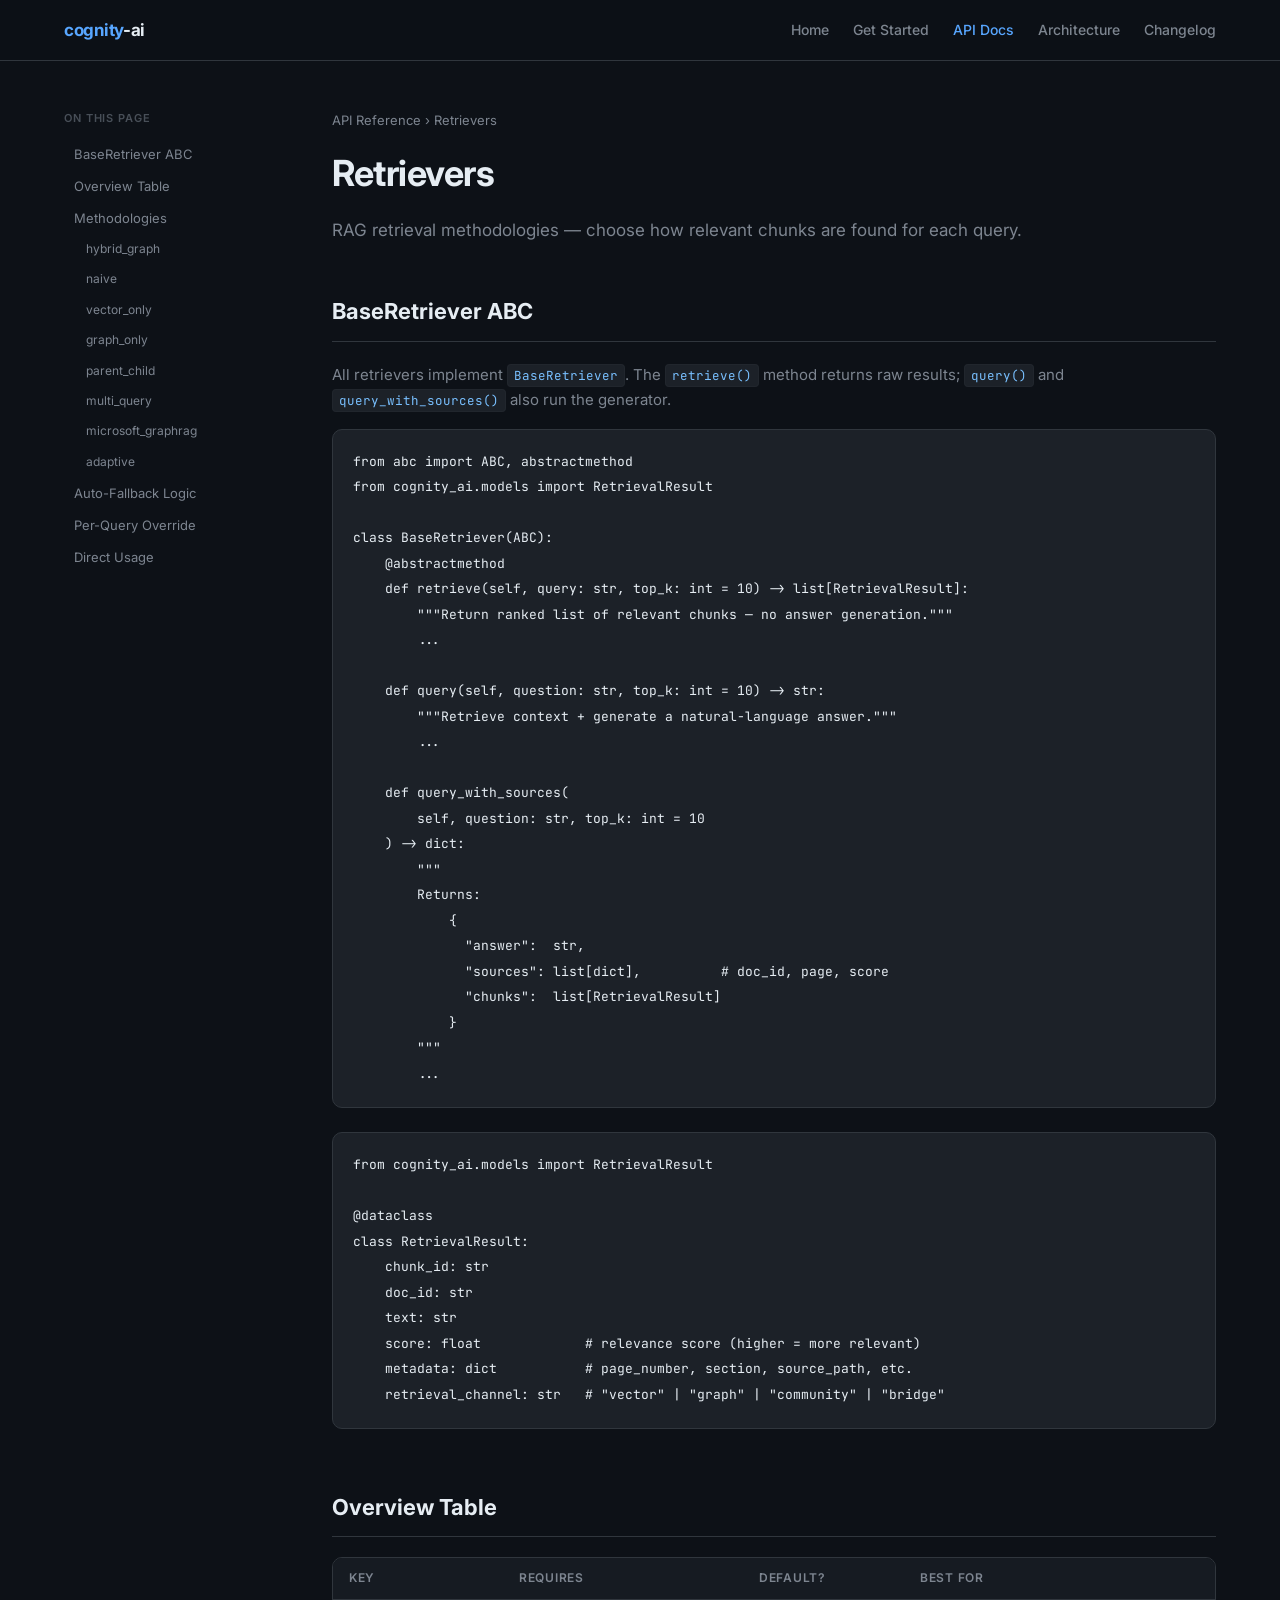
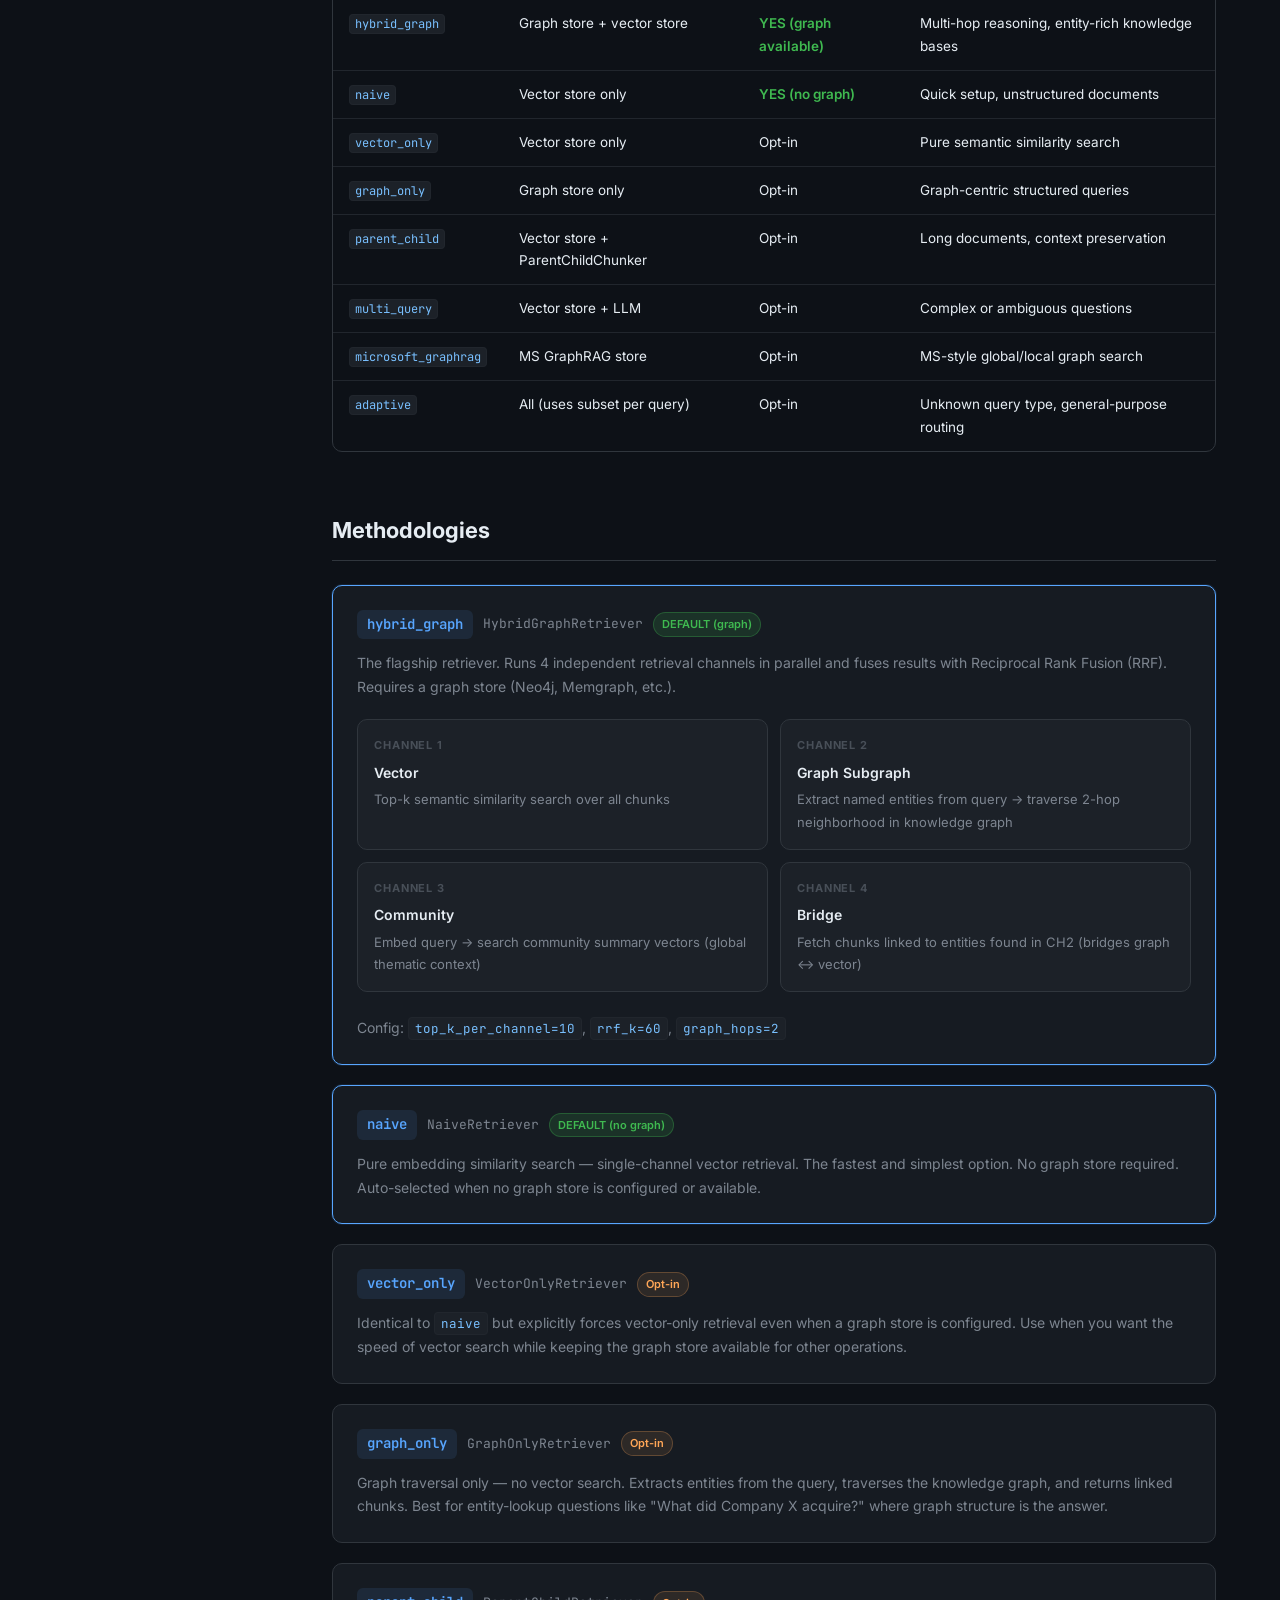
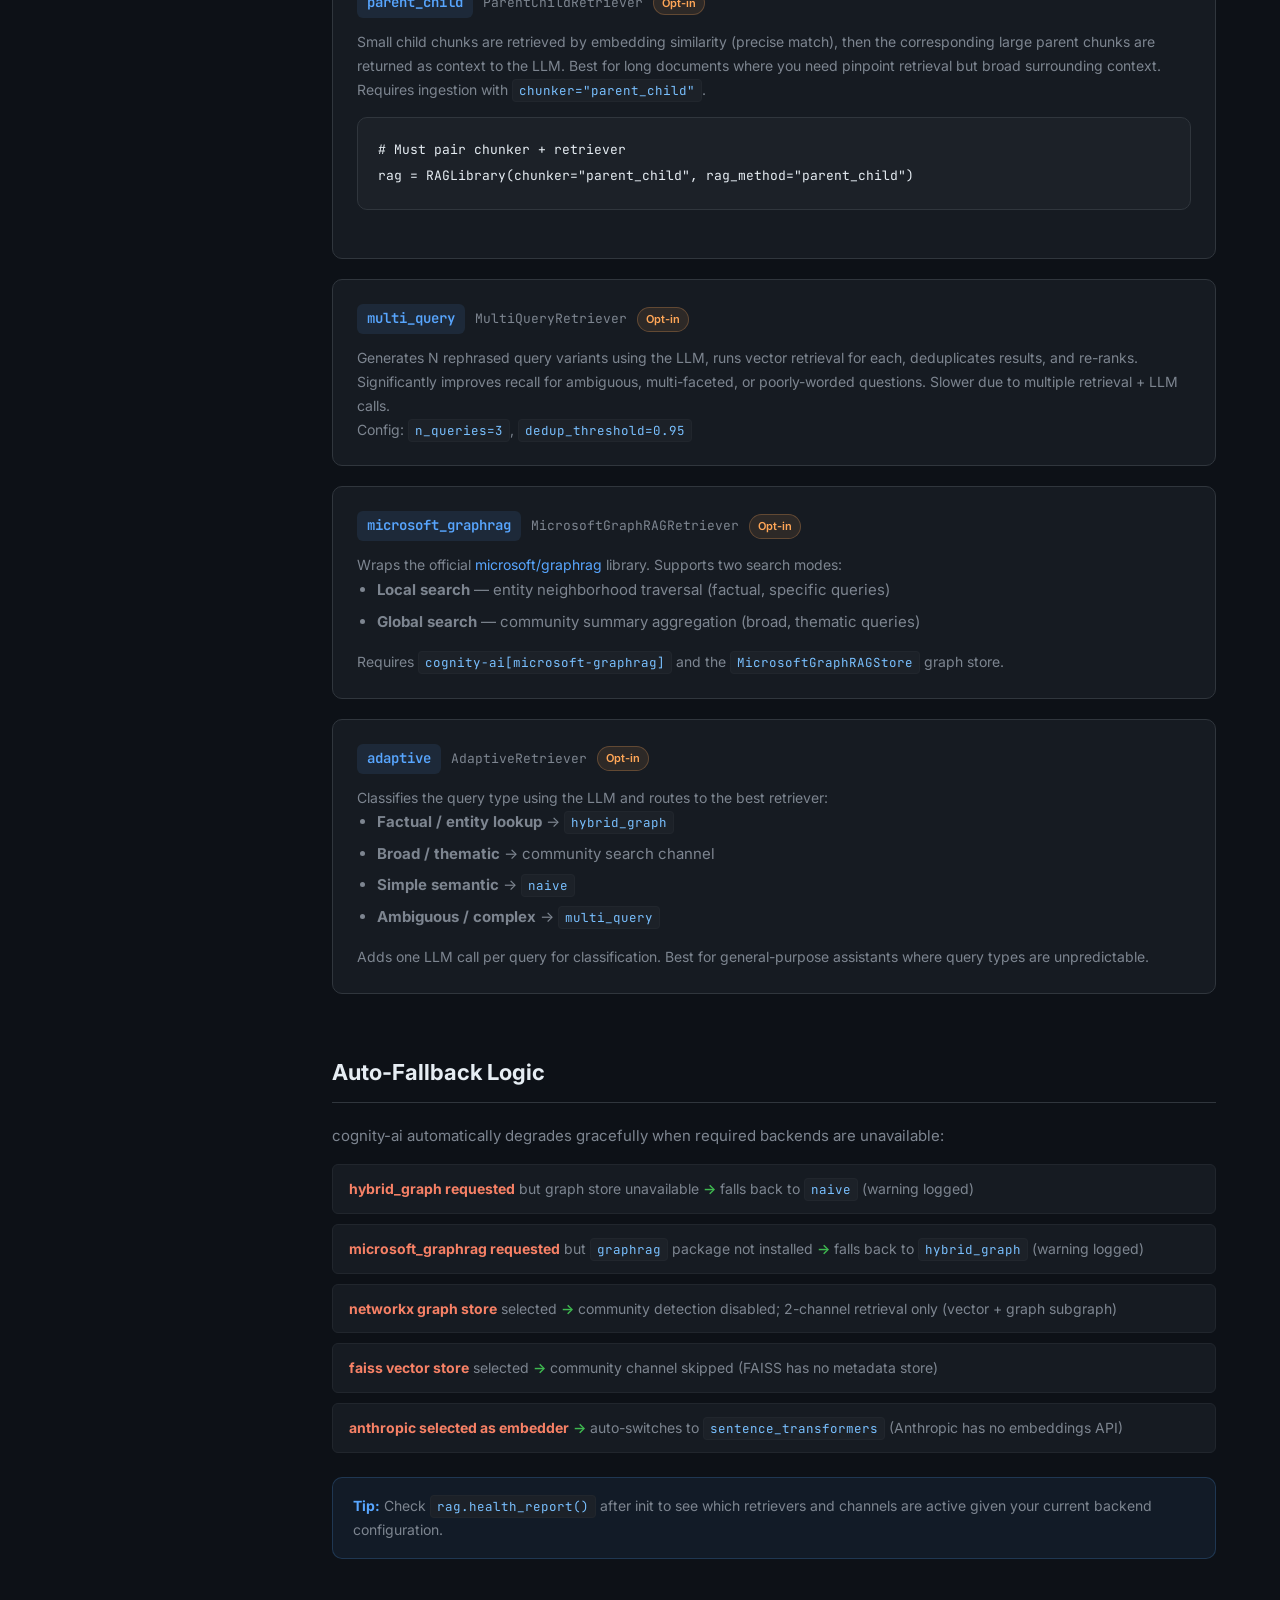
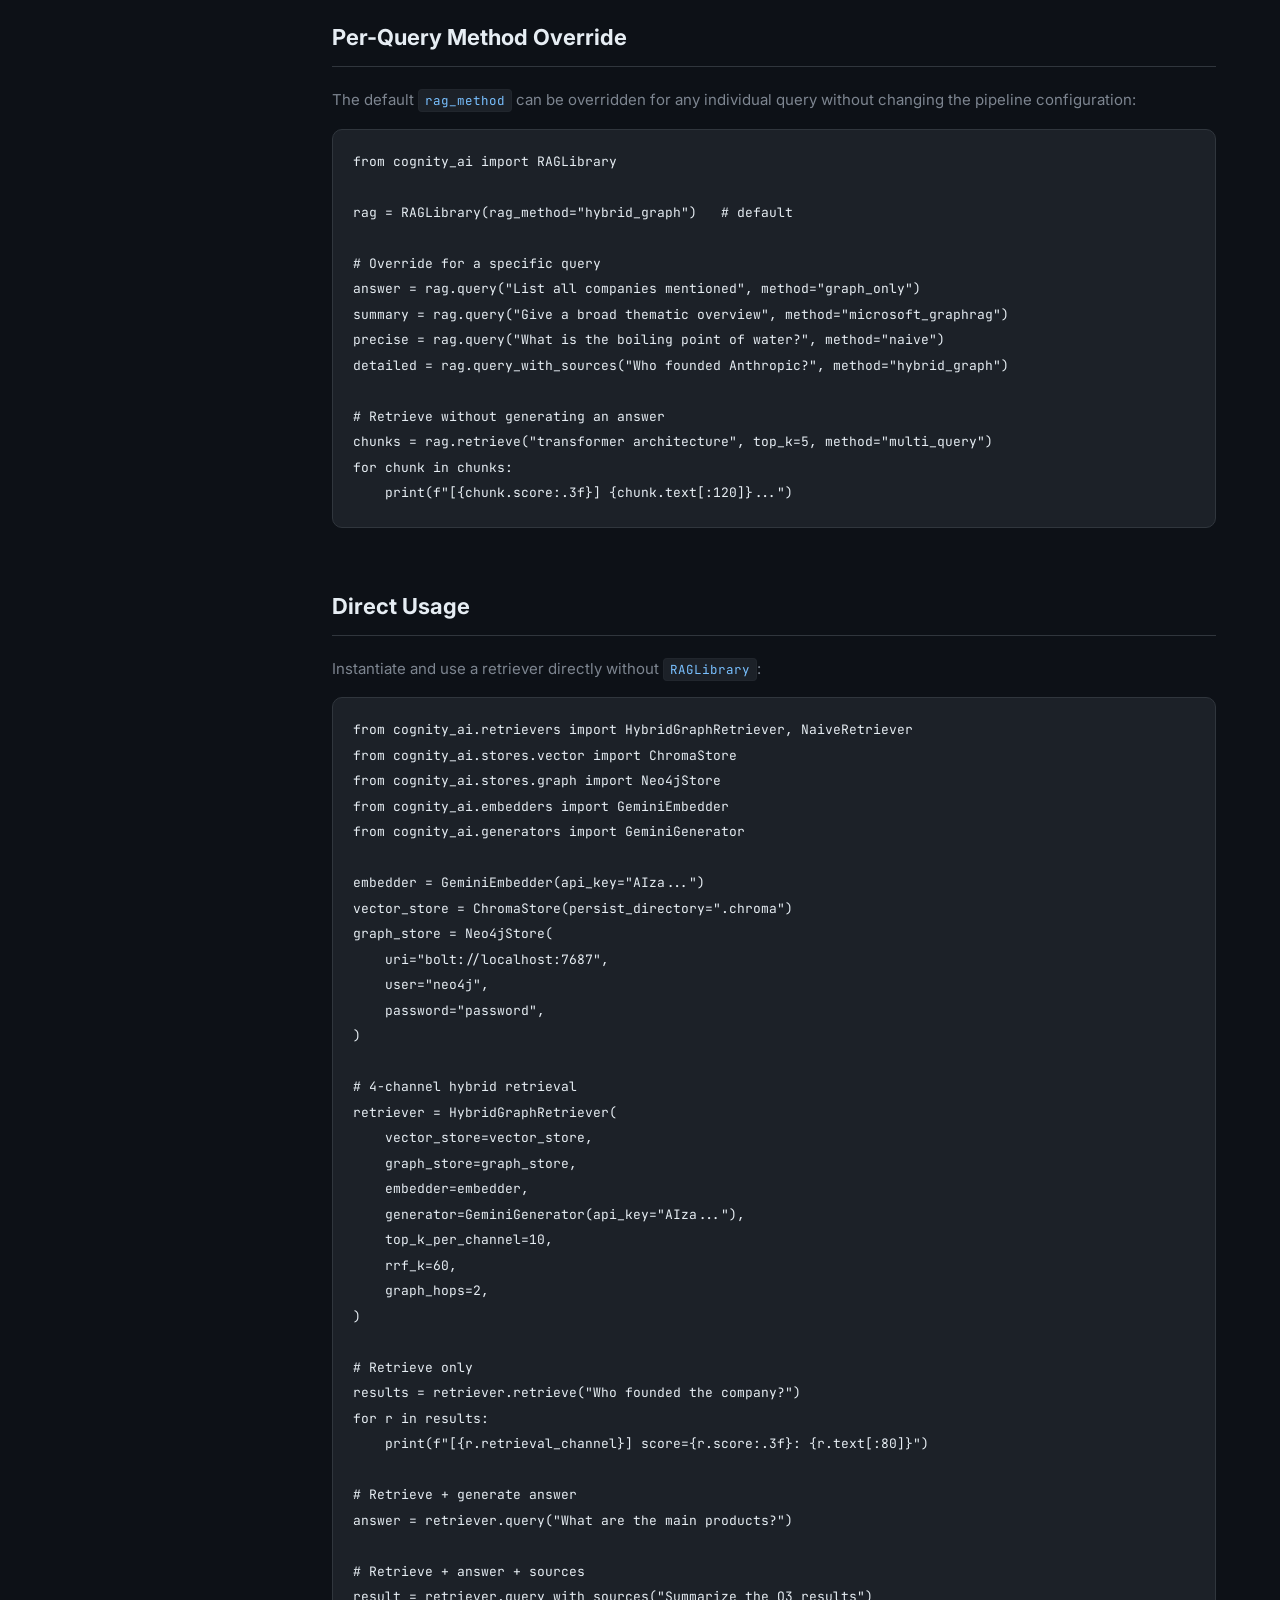
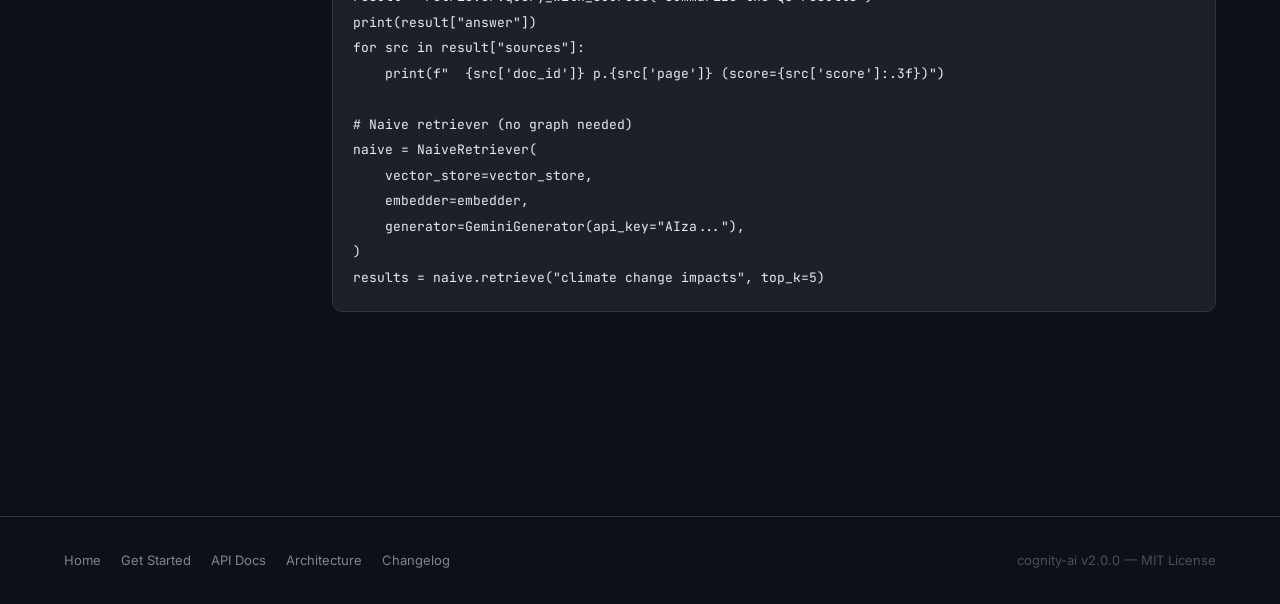
<file: docs/api/retrievers.html>
<!DOCTYPE html>
<html lang="en">
<head>
  <meta charset="UTF-8" />
  <meta name="viewport" content="width=device-width, initial-scale=1.0" />
  <title>Retrievers — cognity-ai API</title>
  <link rel="preconnect" href="https://fonts.googleapis.com" />
  <link rel="preconnect" href="https://fonts.gstatic.com" crossorigin />
  <link href="https://fonts.googleapis.com/css2?family=Inter:wght@300;400;500;600;700&family=JetBrains+Mono:wght@400;500&display=swap" rel="stylesheet" />
  <style>
    *, *::before, *::after { box-sizing: border-box; margin: 0; padding: 0; }
    :root {
      --bg: #0d1117; --bg-card: #161b22; --bg-code: #1c2128;
      --border: #30363d; --border-light: #21262d;
      --text: #e6edf3; --text-muted: #7d8590; --text-dim: #484f58;
      --accent: #58a6ff; --accent-2: #bc8cff; --accent-3: #3fb950;
      --accent-4: #f78166; --accent-5: #ffa657; --accent-6: #79c0ff;
      --radius: 10px; --radius-sm: 6px;
      --font: 'Inter', system-ui, sans-serif;
      --mono: 'JetBrains Mono', 'Fira Code', monospace;
    }
    html { scroll-behavior: smooth; }
    body { background: var(--bg); color: var(--text); font-family: var(--font); font-size: 15px; line-height: 1.7; -webkit-font-smoothing: antialiased; }
    a { color: var(--accent); text-decoration: none; }
    a:hover { text-decoration: underline; }
    .container { max-width: 1200px; margin: 0 auto; padding: 0 24px; }

    .nav { position: sticky; top: 0; z-index: 100; background: rgba(13,17,23,.95); border-bottom: 1px solid var(--border); backdrop-filter: blur(12px); }
    .nav-inner { display: flex; align-items: center; gap: 32px; height: 60px; }
    .nav-logo { font-weight: 700; font-size: 17px; color: var(--text); letter-spacing: -.3px; }
    .nav-logo span { color: var(--accent); }
    .nav-links { display: flex; gap: 24px; margin-left: auto; }
    .nav-links a { color: var(--text-muted); font-size: 14px; font-weight: 500; transition: color .15s; }
    .nav-links a:hover, .nav-links a.nav-active { color: var(--text); text-decoration: none; }
    .nav-links a.nav-active { color: var(--accent); }

    .page-layout { display: grid; grid-template-columns: 220px 1fr; gap: 48px; padding: 48px 0 80px; align-items: start; }
    @media (max-width: 900px) { .page-layout { grid-template-columns: 1fr; } .toc { display: none; } }

    .toc { position: sticky; top: 80px; }
    .toc-title { font-size: 11px; font-weight: 600; text-transform: uppercase; letter-spacing: .08em; color: var(--text-dim); margin-bottom: 12px; }
    .toc-links { display: flex; flex-direction: column; gap: 4px; }
    .toc-links a { font-size: 13px; color: var(--text-muted); padding: 3px 8px; border-radius: var(--radius-sm); transition: all .15s; border-left: 2px solid transparent; }
    .toc-links a:hover { color: var(--text); text-decoration: none; }
    .toc-links a.active { color: var(--accent); border-left-color: var(--accent); background: rgba(88,166,255,.06); }
    .toc-links a.sub { padding-left: 20px; font-size: 12px; }

    .content { min-width: 0; }
    .page-header { margin-bottom: 48px; }
    .breadcrumb { font-size: 13px; color: var(--text-muted); margin-bottom: 12px; }
    .breadcrumb a { color: var(--text-muted); }
    .breadcrumb a:hover { color: var(--accent); }
    .page-title { font-size: 36px; font-weight: 700; letter-spacing: -.5px; margin-bottom: 12px; }
    .page-subtitle { color: var(--text-muted); font-size: 17px; }

    section { margin-bottom: 60px; }
    h2 { font-size: 22px; font-weight: 700; margin-bottom: 20px; padding-bottom: 10px; border-bottom: 1px solid var(--border); scroll-margin-top: 80px; }
    h3 { font-size: 17px; font-weight: 600; margin: 28px 0 12px; color: var(--accent-6); }
    p { color: var(--text-muted); margin-bottom: 16px; }
    ul { color: var(--text-muted); padding-left: 20px; margin-bottom: 16px; }
    ul li { margin-bottom: 6px; }

    pre { background: var(--bg-code); border: 1px solid var(--border); border-radius: var(--radius); padding: 20px; overflow-x: auto; margin: 16px 0 24px; }
    code { font-family: var(--mono); font-size: 13px; line-height: 1.6; color: var(--text); }
    :not(pre) > code { background: var(--bg-code); border: 1px solid var(--border-light); border-radius: 4px; padding: 2px 6px; font-size: 12.5px; color: var(--accent-6); }

    .table-wrap { overflow-x: auto; margin: 16px 0 28px; border: 1px solid var(--border); border-radius: var(--radius); }
    table { width: 100%; border-collapse: collapse; }
    th { background: var(--bg-card); color: var(--text-muted); font-size: 12px; font-weight: 600; text-transform: uppercase; letter-spacing: .06em; padding: 10px 16px; text-align: left; border-bottom: 1px solid var(--border); }
    td { padding: 12px 16px; border-bottom: 1px solid var(--border-light); font-size: 13.5px; vertical-align: top; }
    tr:last-child td { border-bottom: none; }
    td code { background: var(--bg-code); border: 1px solid var(--border-light); border-radius: 4px; padding: 1px 5px; font-size: 12px; color: var(--accent-6); }

    /* Retriever cards */
    .retriever-grid { display: grid; gap: 20px; margin-top: 24px; }
    .retriever-card { background: var(--bg-card); border: 1px solid var(--border); border-radius: var(--radius); padding: 24px; }
    .retriever-card.default { border-color: var(--accent); box-shadow: 0 0 0 1px rgba(88,166,255,.1); }
    .retriever-header { display: flex; align-items: center; gap: 10px; margin-bottom: 12px; flex-wrap: wrap; }
    .retriever-key { font-family: var(--mono); font-size: 14px; font-weight: 600; color: var(--accent); background: rgba(88,166,255,.1); padding: 3px 10px; border-radius: var(--radius-sm); }
    .retriever-class { font-family: var(--mono); font-size: 13px; color: var(--text-muted); }
    .badge { border-radius: 20px; font-size: 11px; font-weight: 600; padding: 2px 8px; }
    .badge-default { background: rgba(63,185,80,.15); color: var(--accent-3); border: 1px solid rgba(63,185,80,.3); }
    .badge-optin { background: rgba(255,166,87,.1); color: var(--accent-5); border: 1px solid rgba(255,166,87,.25); }
    .retriever-desc { color: var(--text-muted); font-size: 14px; margin-bottom: 0; }

    /* 4-channel diagram */
    .channel-diagram { display: grid; grid-template-columns: 1fr 1fr; gap: 12px; margin: 20px 0 24px; }
    @media (max-width: 700px) { .channel-diagram { grid-template-columns: 1fr; } }
    .channel { background: var(--bg-code); border: 1px solid var(--border); border-radius: var(--radius); padding: 16px; }
    .channel-num { font-size: 11px; font-weight: 700; text-transform: uppercase; letter-spacing: .08em; color: var(--text-dim); margin-bottom: 6px; }
    .channel-name { font-weight: 600; color: var(--text); margin-bottom: 4px; font-size: 14px; }
    .channel-desc { font-size: 13px; color: var(--text-muted); }

    /* Fallback boxes */
    .fallback-list { display: flex; flex-direction: column; gap: 10px; margin: 16px 0 24px; }
    .fallback-item { background: var(--bg-card); border: 1px solid var(--border-light); border-radius: var(--radius-sm); padding: 12px 16px; font-size: 14px; color: var(--text-muted); }
    .fallback-item strong { color: var(--accent-4); }
    .fallback-arrow { color: var(--accent-3); font-weight: 600; }

    .note { background: rgba(88,166,255,.07); border: 1px solid rgba(88,166,255,.2); border-radius: var(--radius); padding: 16px 20px; margin: 20px 0; font-size: 14px; color: var(--text-muted); }
    .note strong { color: var(--accent); }

    footer { border-top: 1px solid var(--border); padding: 32px 0; margin-top: 64px; }
    .footer-inner { display: flex; justify-content: space-between; align-items: center; flex-wrap: wrap; gap: 16px; }
    .footer-links { display: flex; gap: 20px; }
    .footer-links a { color: var(--text-muted); font-size: 13px; }
    .footer-links a:hover { color: var(--accent); text-decoration: none; }
    .footer-copy { color: var(--text-dim); font-size: 13px; }
  </style>
</head>
<body>

<nav class="nav">
  <div class="container nav-inner">
    <a href="../index.html" class="nav-logo" style="text-decoration:none"><span>cognity</span>-ai</a>
    <div class="nav-links">
      <a href="../index.html">Home</a>
      <a href="../getting-started.html">Get Started</a>
      <a href="index.html" class="nav-active">API Docs</a>
      <a href="../architecture.html">Architecture</a>
      <a href="../changelog.html">Changelog</a>
    </div>
  </div>
</nav>

<div class="container">
  <div class="page-layout">
    <aside class="toc">
      <div class="toc-title">On this page</div>
      <nav class="toc-links">
        <a href="#base">BaseRetriever ABC</a>
        <a href="#overview">Overview Table</a>
        <a href="#methodologies">Methodologies</a>
        <a href="#hybrid-graph" class="sub">hybrid_graph</a>
        <a href="#naive" class="sub">naive</a>
        <a href="#vector-only" class="sub">vector_only</a>
        <a href="#graph-only" class="sub">graph_only</a>
        <a href="#parent-child" class="sub">parent_child</a>
        <a href="#multi-query" class="sub">multi_query</a>
        <a href="#ms-graphrag" class="sub">microsoft_graphrag</a>
        <a href="#adaptive" class="sub">adaptive</a>
        <a href="#fallback">Auto-Fallback Logic</a>
        <a href="#override">Per-Query Override</a>
        <a href="#direct">Direct Usage</a>
      </nav>
    </aside>

    <main class="content">
      <div class="page-header">
        <div class="breadcrumb"><a href="index.html">API Reference</a> › Retrievers</div>
        <h1 class="page-title">Retrievers</h1>
        <p class="page-subtitle">RAG retrieval methodologies — choose how relevant chunks are found for each query.</p>
      </div>

      <section id="base">
        <h2>BaseRetriever ABC</h2>
        <p>All retrievers implement <code>BaseRetriever</code>. The <code>retrieve()</code> method returns raw results; <code>query()</code> and <code>query_with_sources()</code> also run the generator.</p>
        <pre><code>from abc import ABC, abstractmethod
from cognity_ai.models import RetrievalResult

class BaseRetriever(ABC):
    @abstractmethod
    def retrieve(self, query: str, top_k: int = 10) -> list[RetrievalResult]:
        """Return ranked list of relevant chunks — no answer generation."""
        ...

    def query(self, question: str, top_k: int = 10) -> str:
        """Retrieve context + generate a natural-language answer."""
        ...

    def query_with_sources(
        self, question: str, top_k: int = 10
    ) -> dict:
        """
        Returns:
            {
              "answer":  str,
              "sources": list[dict],          # doc_id, page, score
              "chunks":  list[RetrievalResult]
            }
        """
        ...</code></pre>

        <pre><code>from cognity_ai.models import RetrievalResult

@dataclass
class RetrievalResult:
    chunk_id: str
    doc_id: str
    text: str
    score: float             # relevance score (higher = more relevant)
    metadata: dict           # page_number, section, source_path, etc.
    retrieval_channel: str   # "vector" | "graph" | "community" | "bridge"</code></pre>
      </section>

      <section id="overview">
        <h2>Overview Table</h2>
        <div class="table-wrap">
          <table>
            <thead>
              <tr><th>Key</th><th>Requires</th><th>Default?</th><th>Best For</th></tr>
            </thead>
            <tbody>
              <tr>
                <td><code>hybrid_graph</code></td>
                <td>Graph store + vector store</td>
                <td><span style="color:var(--accent-3);font-weight:600">YES (graph available)</span></td>
                <td>Multi-hop reasoning, entity-rich knowledge bases</td>
              </tr>
              <tr>
                <td><code>naive</code></td>
                <td>Vector store only</td>
                <td><span style="color:var(--accent-3);font-weight:600">YES (no graph)</span></td>
                <td>Quick setup, unstructured documents</td>
              </tr>
              <tr>
                <td><code>vector_only</code></td>
                <td>Vector store only</td>
                <td>Opt-in</td>
                <td>Pure semantic similarity search</td>
              </tr>
              <tr>
                <td><code>graph_only</code></td>
                <td>Graph store only</td>
                <td>Opt-in</td>
                <td>Graph-centric structured queries</td>
              </tr>
              <tr>
                <td><code>parent_child</code></td>
                <td>Vector store + ParentChildChunker</td>
                <td>Opt-in</td>
                <td>Long documents, context preservation</td>
              </tr>
              <tr>
                <td><code>multi_query</code></td>
                <td>Vector store + LLM</td>
                <td>Opt-in</td>
                <td>Complex or ambiguous questions</td>
              </tr>
              <tr>
                <td><code>microsoft_graphrag</code></td>
                <td>MS GraphRAG store</td>
                <td>Opt-in</td>
                <td>MS-style global/local graph search</td>
              </tr>
              <tr>
                <td><code>adaptive</code></td>
                <td>All (uses subset per query)</td>
                <td>Opt-in</td>
                <td>Unknown query type, general-purpose routing</td>
              </tr>
            </tbody>
          </table>
        </div>
      </section>

      <section id="methodologies">
        <h2>Methodologies</h2>
        <div class="retriever-grid">

          <div class="retriever-card default" id="hybrid-graph">
            <div class="retriever-header">
              <span class="retriever-key">hybrid_graph</span>
              <span class="retriever-class">HybridGraphRetriever</span>
              <span class="badge badge-default">DEFAULT (graph)</span>
            </div>
            <p class="retriever-desc">The flagship retriever. Runs 4 independent retrieval channels in parallel and fuses results with Reciprocal Rank Fusion (RRF). Requires a graph store (Neo4j, Memgraph, etc.).</p>

            <div class="channel-diagram">
              <div class="channel">
                <div class="channel-num">Channel 1</div>
                <div class="channel-name">Vector</div>
                <div class="channel-desc">Top-k semantic similarity search over all chunks</div>
              </div>
              <div class="channel">
                <div class="channel-num">Channel 2</div>
                <div class="channel-name">Graph Subgraph</div>
                <div class="channel-desc">Extract named entities from query → traverse 2-hop neighborhood in knowledge graph</div>
              </div>
              <div class="channel">
                <div class="channel-num">Channel 3</div>
                <div class="channel-name">Community</div>
                <div class="channel-desc">Embed query → search community summary vectors (global thematic context)</div>
              </div>
              <div class="channel">
                <div class="channel-num">Channel 4</div>
                <div class="channel-name">Bridge</div>
                <div class="channel-desc">Fetch chunks linked to entities found in CH2 (bridges graph ↔ vector)</div>
              </div>
            </div>

            <p class="retriever-desc">Config: <code>top_k_per_channel=10</code>, <code>rrf_k=60</code>, <code>graph_hops=2</code></p>
          </div>

          <div class="retriever-card default" id="naive">
            <div class="retriever-header">
              <span class="retriever-key">naive</span>
              <span class="retriever-class">NaiveRetriever</span>
              <span class="badge badge-default">DEFAULT (no graph)</span>
            </div>
            <p class="retriever-desc">Pure embedding similarity search — single-channel vector retrieval. The fastest and simplest option. No graph store required. Auto-selected when no graph store is configured or available.</p>
          </div>

          <div class="retriever-card" id="vector-only">
            <div class="retriever-header">
              <span class="retriever-key">vector_only</span>
              <span class="retriever-class">VectorOnlyRetriever</span>
              <span class="badge badge-optin">Opt-in</span>
            </div>
            <p class="retriever-desc">Identical to <code>naive</code> but explicitly forces vector-only retrieval even when a graph store is configured. Use when you want the speed of vector search while keeping the graph store available for other operations.</p>
          </div>

          <div class="retriever-card" id="graph-only">
            <div class="retriever-header">
              <span class="retriever-key">graph_only</span>
              <span class="retriever-class">GraphOnlyRetriever</span>
              <span class="badge badge-optin">Opt-in</span>
            </div>
            <p class="retriever-desc">Graph traversal only — no vector search. Extracts entities from the query, traverses the knowledge graph, and returns linked chunks. Best for entity-lookup questions like "What did Company X acquire?" where graph structure is the answer.</p>
          </div>

          <div class="retriever-card" id="parent-child">
            <div class="retriever-header">
              <span class="retriever-key">parent_child</span>
              <span class="retriever-class">ParentChildRetriever</span>
              <span class="badge badge-optin">Opt-in</span>
            </div>
            <p class="retriever-desc">Small child chunks are retrieved by embedding similarity (precise match), then the corresponding large parent chunks are returned as context to the LLM. Best for long documents where you need pinpoint retrieval but broad surrounding context. Requires ingestion with <code>chunker="parent_child"</code>.</p>
            <pre><code># Must pair chunker + retriever
rag = RAGLibrary(chunker="parent_child", rag_method="parent_child")</code></pre>
          </div>

          <div class="retriever-card" id="multi-query">
            <div class="retriever-header">
              <span class="retriever-key">multi_query</span>
              <span class="retriever-class">MultiQueryRetriever</span>
              <span class="badge badge-optin">Opt-in</span>
            </div>
            <p class="retriever-desc">Generates N rephrased query variants using the LLM, runs vector retrieval for each, deduplicates results, and re-ranks. Significantly improves recall for ambiguous, multi-faceted, or poorly-worded questions. Slower due to multiple retrieval + LLM calls.</p>
            <p class="retriever-desc">Config: <code>n_queries=3</code>, <code>dedup_threshold=0.95</code></p>
          </div>

          <div class="retriever-card" id="ms-graphrag">
            <div class="retriever-header">
              <span class="retriever-key">microsoft_graphrag</span>
              <span class="retriever-class">MicrosoftGraphRAGRetriever</span>
              <span class="badge badge-optin">Opt-in</span>
            </div>
            <p class="retriever-desc">Wraps the official <a href="https://github.com/microsoft/graphrag">microsoft/graphrag</a> library. Supports two search modes:</p>
            <ul>
              <li><strong>Local search</strong> — entity neighborhood traversal (factual, specific queries)</li>
              <li><strong>Global search</strong> — community summary aggregation (broad, thematic queries)</li>
            </ul>
            <p class="retriever-desc">Requires <code>cognity-ai[microsoft-graphrag]</code> and the <code>MicrosoftGraphRAGStore</code> graph store.</p>
          </div>

          <div class="retriever-card" id="adaptive">
            <div class="retriever-header">
              <span class="retriever-key">adaptive</span>
              <span class="retriever-class">AdaptiveRetriever</span>
              <span class="badge badge-optin">Opt-in</span>
            </div>
            <p class="retriever-desc">Classifies the query type using the LLM and routes to the best retriever:</p>
            <ul>
              <li><strong>Factual / entity lookup</strong> → <code>hybrid_graph</code></li>
              <li><strong>Broad / thematic</strong> → community search channel</li>
              <li><strong>Simple semantic</strong> → <code>naive</code></li>
              <li><strong>Ambiguous / complex</strong> → <code>multi_query</code></li>
            </ul>
            <p class="retriever-desc">Adds one LLM call per query for classification. Best for general-purpose assistants where query types are unpredictable.</p>
          </div>

        </div>
      </section>

      <section id="fallback">
        <h2>Auto-Fallback Logic</h2>
        <p>cognity-ai automatically degrades gracefully when required backends are unavailable:</p>
        <div class="fallback-list">
          <div class="fallback-item">
            <strong>hybrid_graph requested</strong> but graph store unavailable
            <span class="fallback-arrow"> → </span>
            falls back to <code>naive</code> (warning logged)
          </div>
          <div class="fallback-item">
            <strong>microsoft_graphrag requested</strong> but <code>graphrag</code> package not installed
            <span class="fallback-arrow"> → </span>
            falls back to <code>hybrid_graph</code> (warning logged)
          </div>
          <div class="fallback-item">
            <strong>networkx graph store</strong> selected
            <span class="fallback-arrow"> → </span>
            community detection disabled; 2-channel retrieval only (vector + graph subgraph)
          </div>
          <div class="fallback-item">
            <strong>faiss vector store</strong> selected
            <span class="fallback-arrow"> → </span>
            community channel skipped (FAISS has no metadata store)
          </div>
          <div class="fallback-item">
            <strong>anthropic selected as embedder</strong>
            <span class="fallback-arrow"> → </span>
            auto-switches to <code>sentence_transformers</code> (Anthropic has no embeddings API)
          </div>
        </div>

        <div class="note">
          <strong>Tip:</strong> Check <code>rag.health_report()</code> after init to see which retrievers and channels are active given your current backend configuration.
        </div>
      </section>

      <section id="override">
        <h2>Per-Query Method Override</h2>
        <p>The default <code>rag_method</code> can be overridden for any individual query without changing the pipeline configuration:</p>
        <pre><code>from cognity_ai import RAGLibrary

rag = RAGLibrary(rag_method="hybrid_graph")   # default

# Override for a specific query
answer = rag.query("List all companies mentioned", method="graph_only")
summary = rag.query("Give a broad thematic overview", method="microsoft_graphrag")
precise = rag.query("What is the boiling point of water?", method="naive")
detailed = rag.query_with_sources("Who founded Anthropic?", method="hybrid_graph")

# Retrieve without generating an answer
chunks = rag.retrieve("transformer architecture", top_k=5, method="multi_query")
for chunk in chunks:
    print(f"[{chunk.score:.3f}] {chunk.text[:120]}...")</code></pre>
      </section>

      <section id="direct">
        <h2>Direct Usage</h2>
        <p>Instantiate and use a retriever directly without <code>RAGLibrary</code>:</p>
        <pre><code>from cognity_ai.retrievers import HybridGraphRetriever, NaiveRetriever
from cognity_ai.stores.vector import ChromaStore
from cognity_ai.stores.graph import Neo4jStore
from cognity_ai.embedders import GeminiEmbedder
from cognity_ai.generators import GeminiGenerator

embedder = GeminiEmbedder(api_key="AIza...")
vector_store = ChromaStore(persist_directory=".chroma")
graph_store = Neo4jStore(
    uri="bolt://localhost:7687",
    user="neo4j",
    password="password",
)

# 4-channel hybrid retrieval
retriever = HybridGraphRetriever(
    vector_store=vector_store,
    graph_store=graph_store,
    embedder=embedder,
    generator=GeminiGenerator(api_key="AIza..."),
    top_k_per_channel=10,
    rrf_k=60,
    graph_hops=2,
)

# Retrieve only
results = retriever.retrieve("Who founded the company?")
for r in results:
    print(f"[{r.retrieval_channel}] score={r.score:.3f}: {r.text[:80]}")

# Retrieve + generate answer
answer = retriever.query("What are the main products?")

# Retrieve + answer + sources
result = retriever.query_with_sources("Summarize the Q3 results")
print(result["answer"])
for src in result["sources"]:
    print(f"  {src['doc_id']} p.{src['page']} (score={src['score']:.3f})")

# Naive retriever (no graph needed)
naive = NaiveRetriever(
    vector_store=vector_store,
    embedder=embedder,
    generator=GeminiGenerator(api_key="AIza..."),
)
results = naive.retrieve("climate change impacts", top_k=5)</code></pre>
      </section>

    </main>
  </div>
</div>

<footer>
  <div class="container footer-inner">
    <div class="footer-links">
      <a href="../index.html">Home</a>
      <a href="../getting-started.html">Get Started</a>
      <a href="index.html">API Docs</a>
      <a href="../architecture.html">Architecture</a>
      <a href="../changelog.html">Changelog</a>
    </div>
    <span class="footer-copy">cognity-ai v2.0.0 — MIT License</span>
  </div>
</footer>

<script>
  const tocLinks = document.querySelectorAll('.toc-links a');
  const sections = Array.from(tocLinks).map(l => {
    const id = l.getAttribute('href').replace('#', '');
    return document.getElementById(id);
  }).filter(Boolean);
  window.addEventListener('scroll', () => {
    let current = null;
    for (const s of sections) {
      if (window.scrollY >= s.offsetTop - 100) current = s;
    }
    tocLinks.forEach(l => {
      l.classList.toggle('active', l.getAttribute('href') === '#' + (current && current.id));
    });
  }, { passive: true });
</script>
</body>
</html>
</file>
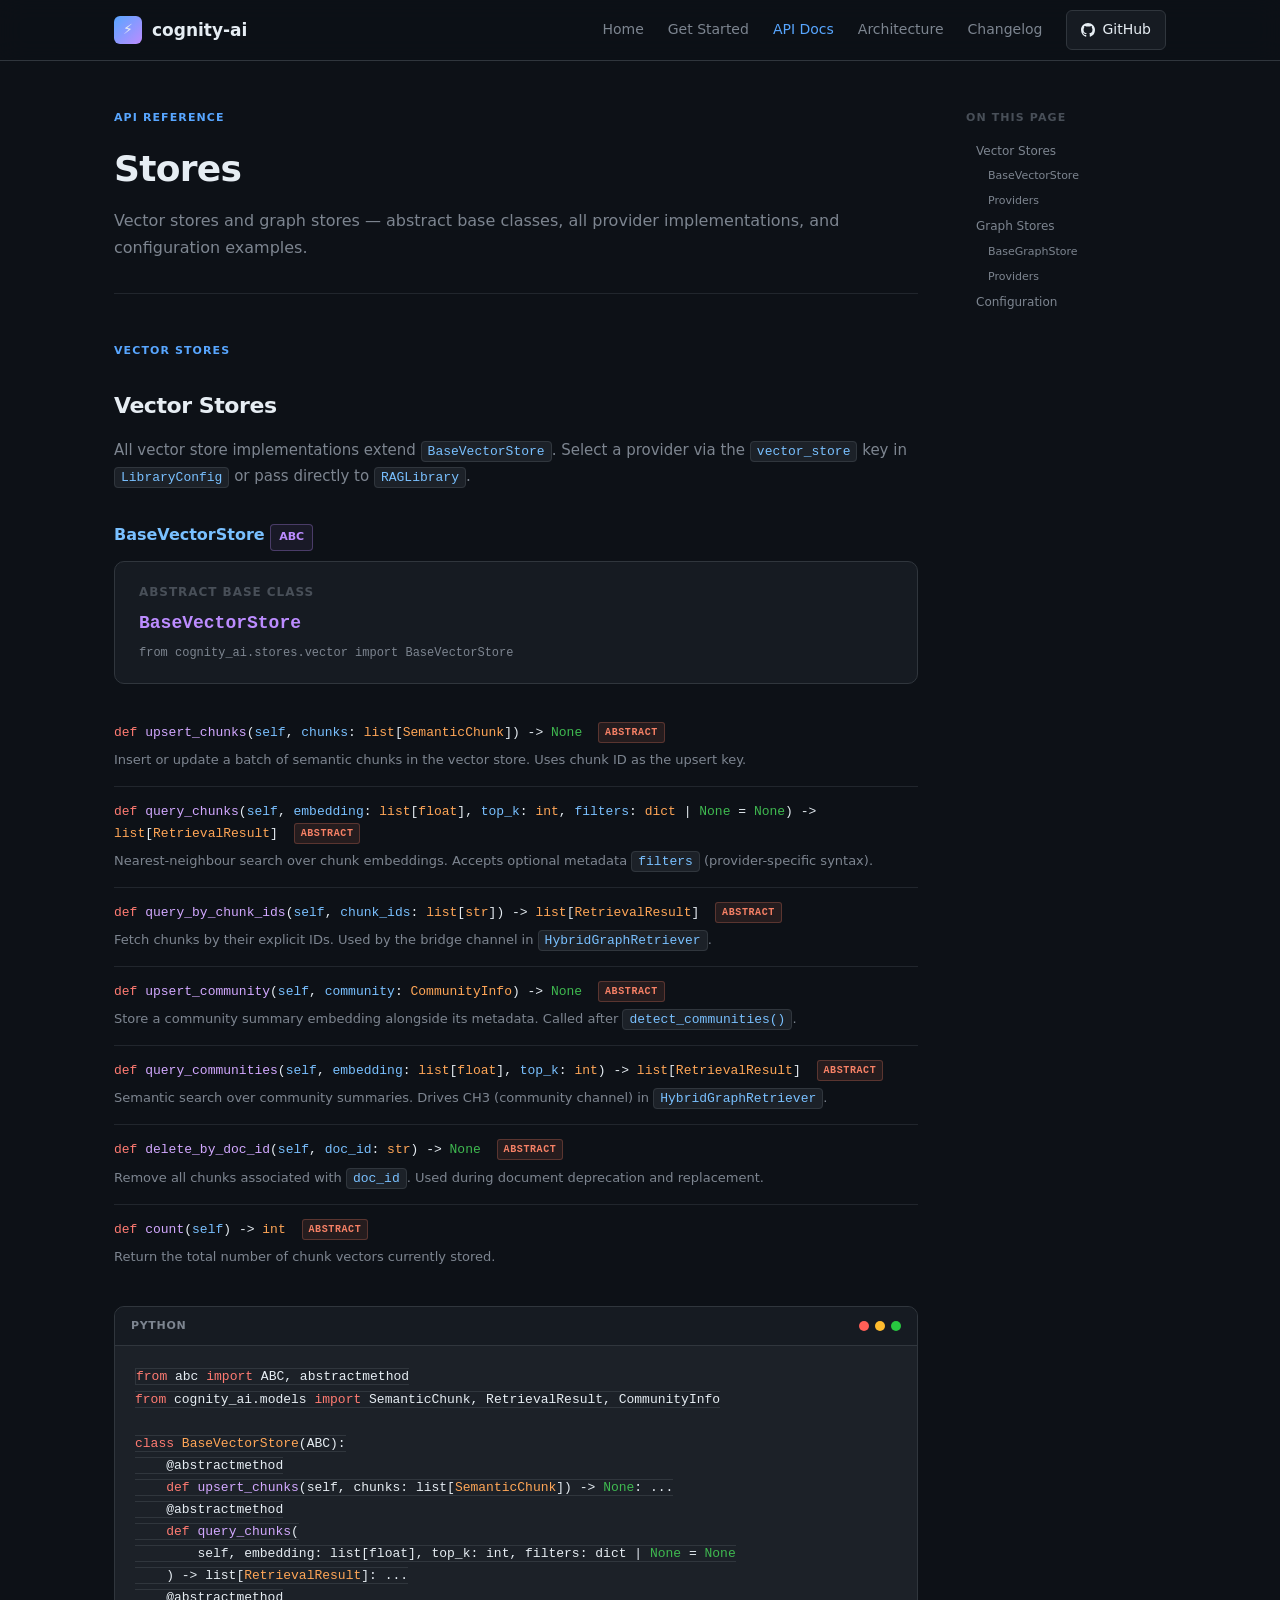
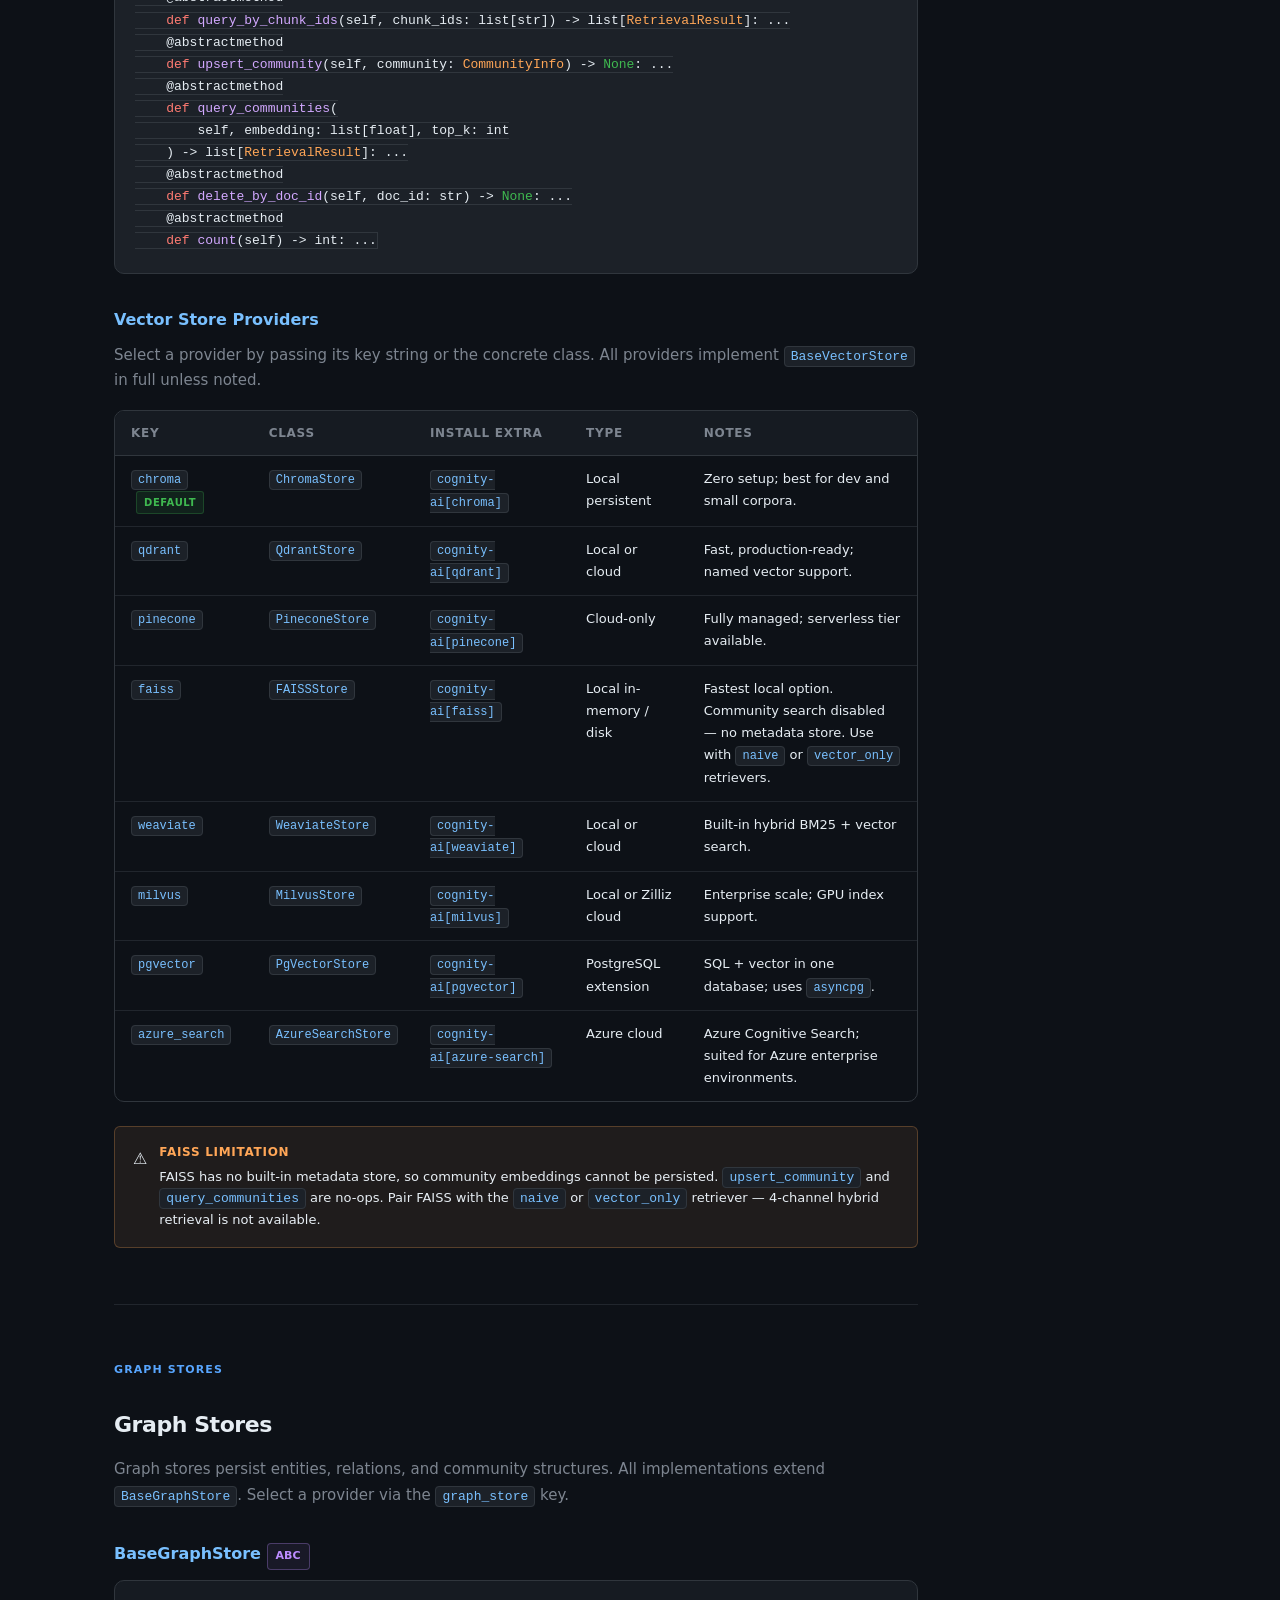
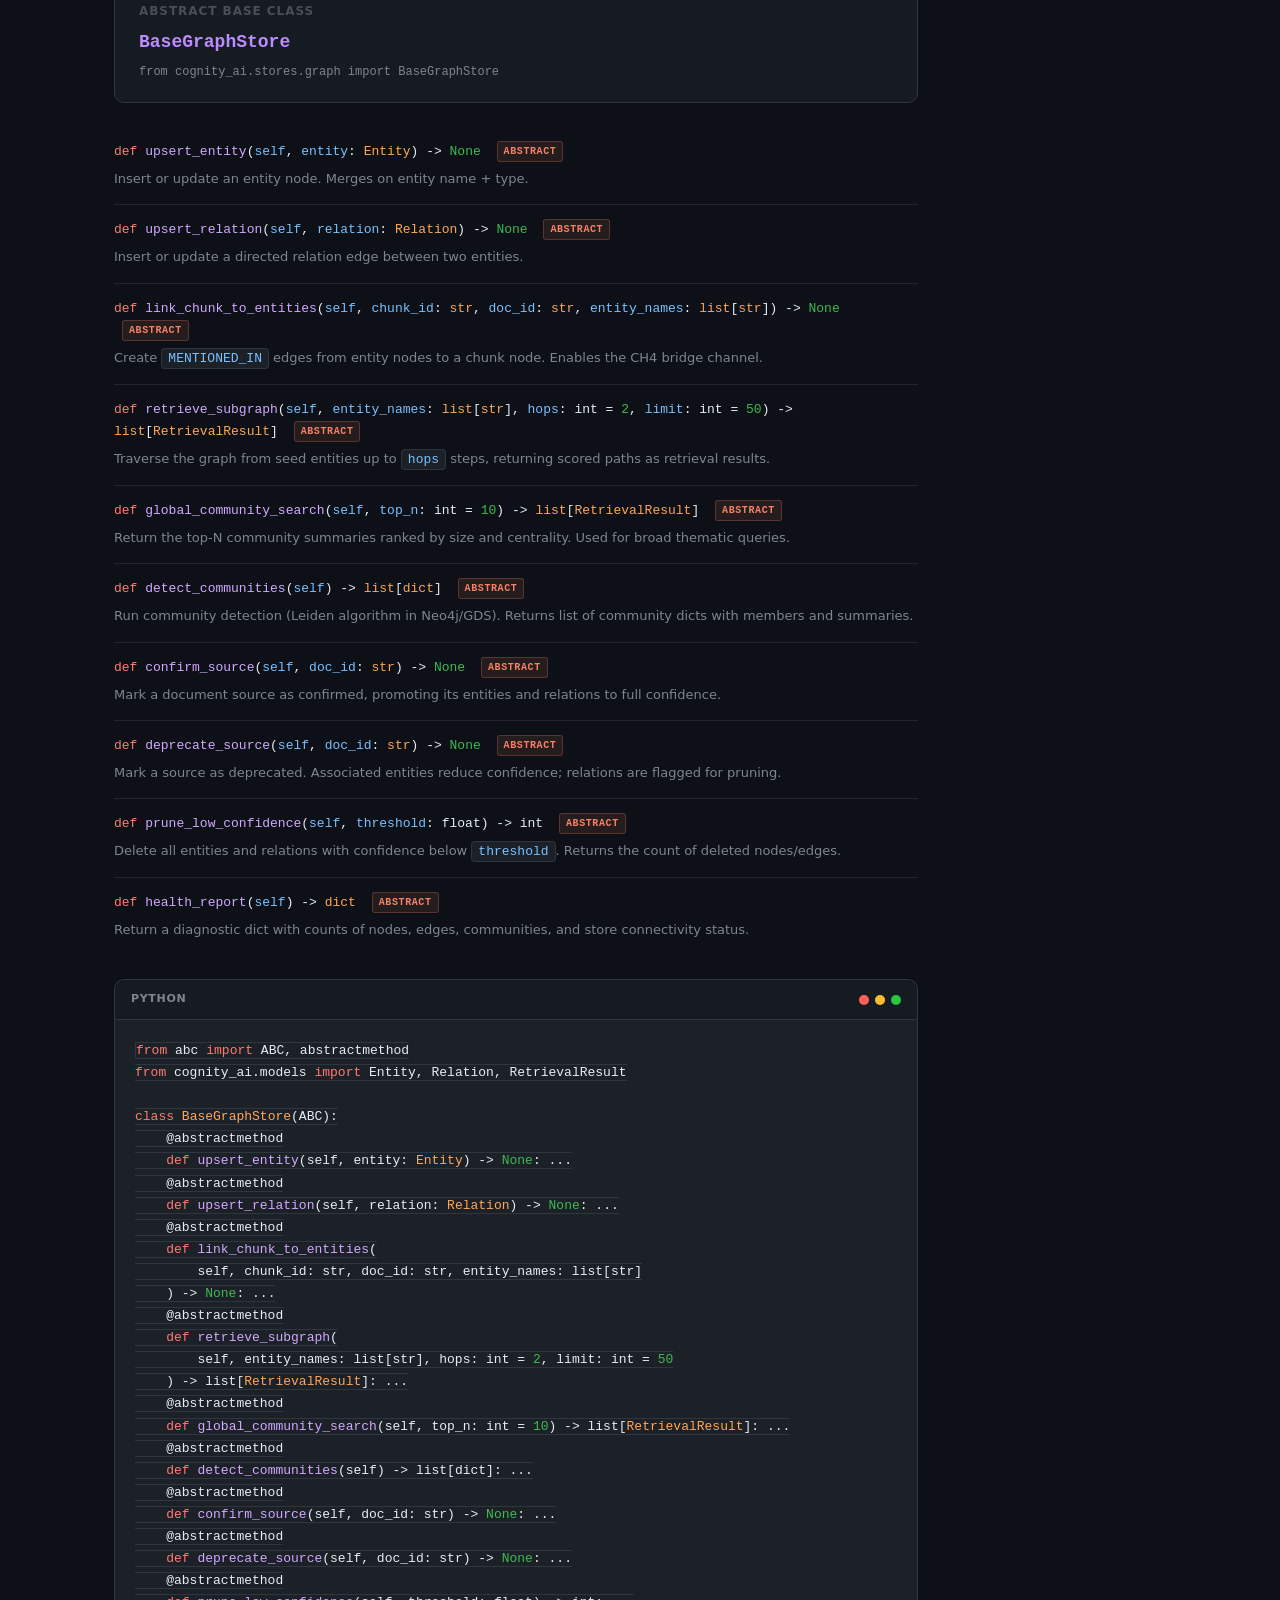
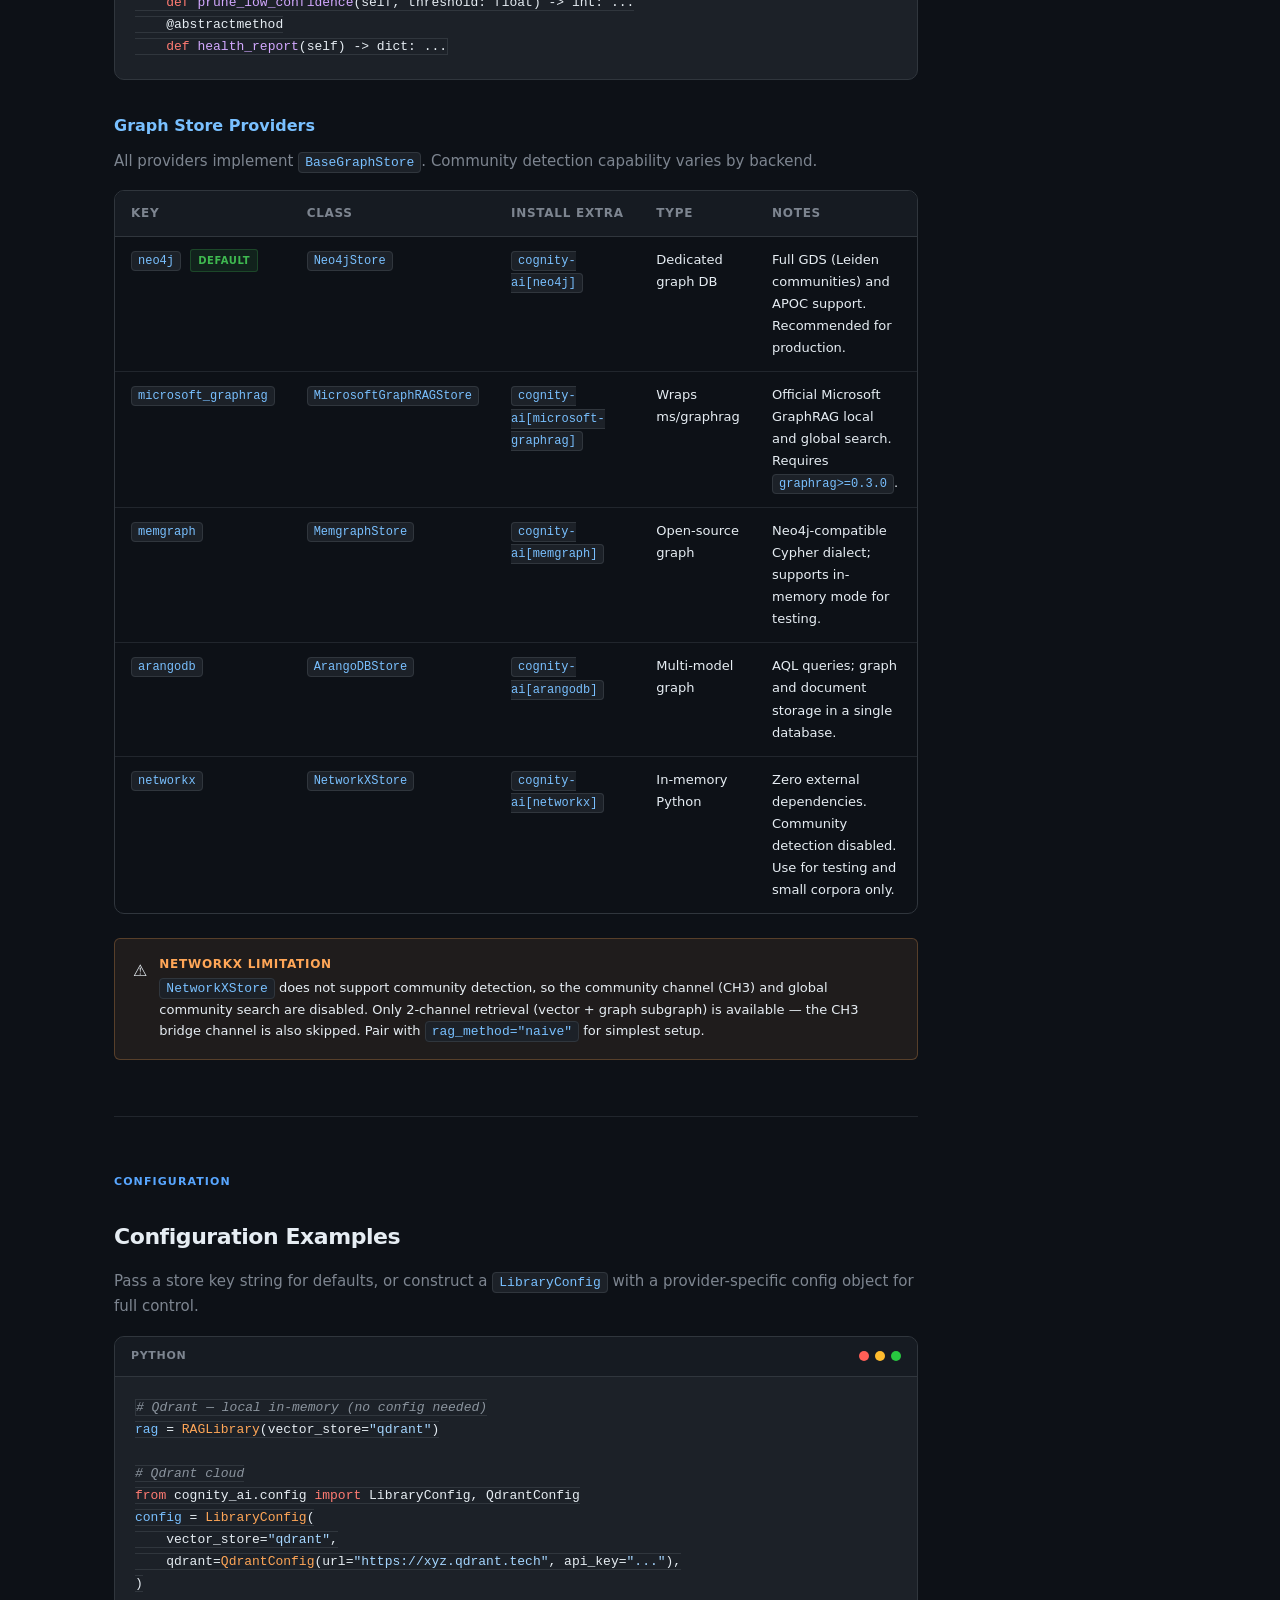
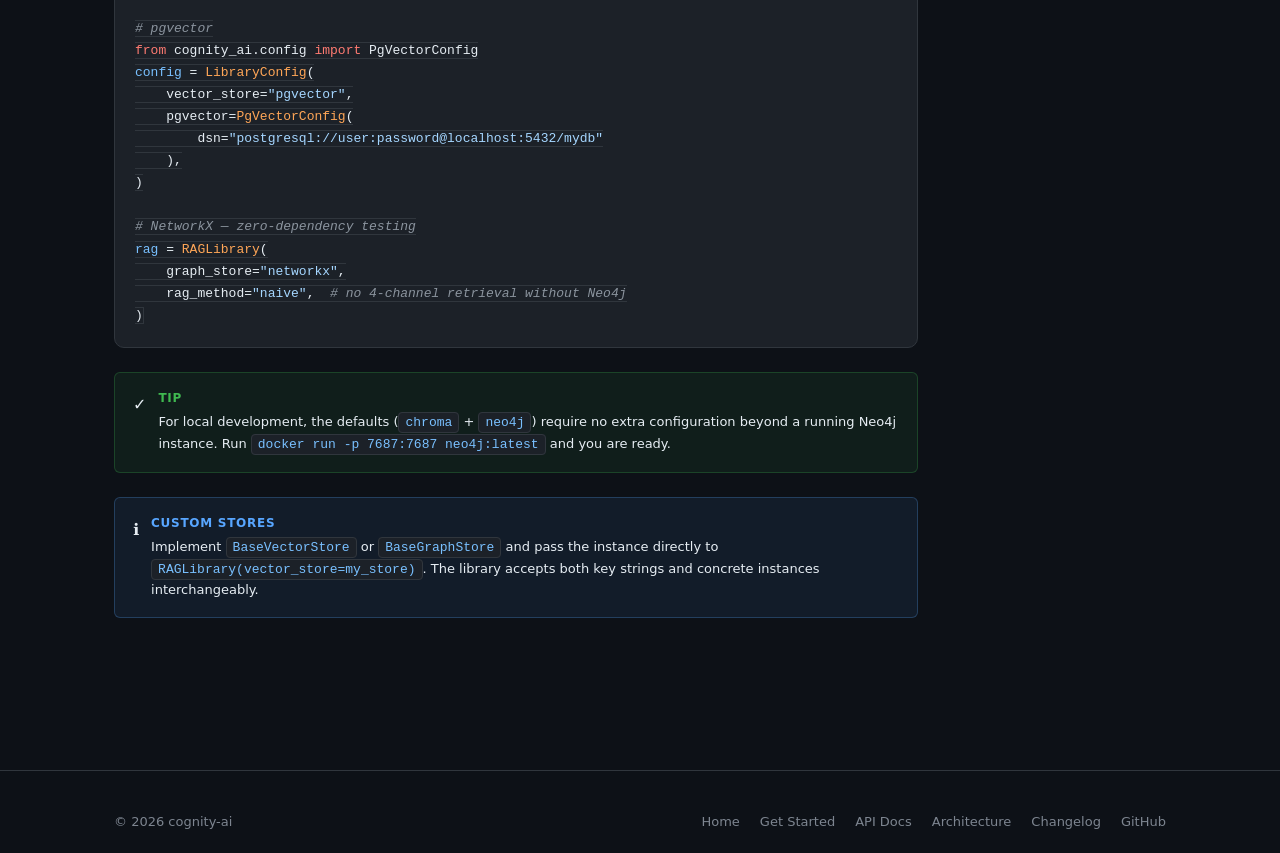
<file: docs/api/stores.html>
<!DOCTYPE html>
<html lang="en">
<head>
  <meta charset="UTF-8" />
  <meta name="viewport" content="width=device-width, initial-scale=1.0" />
  <title>Stores — cognity-ai API</title>
  <meta name="description" content="cognity-ai API reference for vector stores and graph stores — BaseVectorStore, BaseGraphStore, and all provider implementations." />
  <style>
    *, *::before, *::after { box-sizing: border-box; margin: 0; padding: 0; }

    :root {
      --bg: #0d1117; --bg-card: #161b22; --bg-code: #1c2128;
      --border: #30363d; --border-light: #21262d;
      --text: #e6edf3; --text-muted: #7d8590; --text-dim: #484f58;
      --accent: #58a6ff; --accent-2: #bc8cff; --accent-3: #3fb950;
      --accent-4: #f78166; --accent-5: #ffa657; --accent-6: #79c0ff;
      --radius: 10px; --radius-sm: 6px;
      --font: 'Inter', system-ui, sans-serif;
      --mono: 'JetBrains Mono', 'Fira Code', monospace;
    }

    @import url('https://fonts.googleapis.com/css2?family=Inter:wght@300;400;500;600;700&family=JetBrains+Mono:wght@400;500&display=swap');

    html { scroll-behavior: smooth; }
    body {
      background: var(--bg); color: var(--text);
      font-family: var(--font); font-size: 15px; line-height: 1.7;
      -webkit-font-smoothing: antialiased;
    }
    a { color: var(--accent); text-decoration: none; }
    a:hover { text-decoration: underline; }

    .container { max-width: 1100px; margin: 0 auto; padding: 0 24px; }

    /* Nav */
    nav { position: sticky; top: 0; z-index: 100; background: rgba(13,17,23,.92); backdrop-filter: blur(12px); border-bottom: 1px solid var(--border); }
    .nav-inner { display: flex; align-items: center; justify-content: space-between; height: 60px; }
    .nav-logo { display: flex; align-items: center; gap: 10px; font-size: 17px; font-weight: 700; color: var(--text); text-decoration: none !important; }
    .nav-logo .logo-icon { width: 28px; height: 28px; border-radius: 6px; background: linear-gradient(135deg, #58a6ff, #bc8cff); display: flex; align-items: center; justify-content: center; font-size: 14px; }
    .nav-links { display: flex; align-items: center; gap: 24px; }
    .nav-links a { color: var(--text-muted); font-size: 14px; font-weight: 500; transition: color .2s; }
    .nav-links a:hover { color: var(--text); text-decoration: none; }
    .nav-links a.nav-active { color: var(--accent); }
    .nav-github { display: flex; align-items: center; gap: 7px; padding: 7px 14px; border-radius: var(--radius-sm); background: var(--bg-card); border: 1px solid var(--border); color: var(--text) !important; font-size: 13px; font-weight: 500; transition: border-color .2s, background .2s; }
    .nav-github:hover { border-color: var(--accent); text-decoration: none !important; }

    /* Footer */
    footer { border-top: 1px solid var(--border); padding: 40px 0; color: var(--text-muted); font-size: 13px; margin-top: 80px; }
    .footer-inner { display: flex; align-items: center; justify-content: space-between; flex-wrap: wrap; gap: 16px; }
    .footer-links { display: flex; gap: 20px; flex-wrap: wrap; }
    .footer-links a { color: var(--text-muted); }
    .footer-links a:hover { color: var(--text); text-decoration: none; }

    /* Page layout */
    .page-layout { display: grid; grid-template-columns: 1fr 200px; gap: 48px; max-width: 1100px; margin: 0 auto; padding: 48px 24px; }
    .page-content { min-width: 0; }
    .page-toc { position: sticky; top: 80px; font-size: 12px; height: fit-content; }
    .page-toc-title { font-size: 11px; font-weight: 700; text-transform: uppercase; letter-spacing: .1em; color: var(--text-dim); margin-bottom: 10px; }
    .page-toc a { display: block; padding: 3px 0 3px 8px; color: var(--text-muted); font-size: 12px; border-left: 2px solid transparent; transition: color .15s, border-color .15s; }
    .page-toc a:hover { color: var(--accent); text-decoration: none; }
    .page-toc a.active { color: var(--accent); border-left-color: var(--accent); }
    .page-toc a.toc-sub { padding-left: 20px; font-size: 11px; }
    @media (max-width: 900px) { .page-layout { grid-template-columns: 1fr; } .page-toc { display: none; } }
    @media (max-width: 768px) { .nav-links { display: none; } }

    /* Typography */
    .section-label { font-size: 11px; font-weight: 700; text-transform: uppercase; letter-spacing: .1em; color: var(--accent); margin-bottom: 10px; }
    h1 { font-size: 36px; font-weight: 800; letter-spacing: -.02em; margin-bottom: 8px; }
    h2 { font-size: 22px; font-weight: 700; letter-spacing: -.02em; margin-bottom: 14px; margin-top: 56px; padding-top: 16px; }
    h2:first-of-type { margin-top: 0; }
    h3 { font-size: 16px; font-weight: 600; margin-bottom: 10px; margin-top: 32px; color: var(--accent-6); }
    p { margin-bottom: 16px; }

    /* Code blocks */
    .code-block { background: var(--bg-code); border: 1px solid var(--border); border-radius: var(--radius); overflow: hidden; margin-bottom: 24px; }
    .code-header { display: flex; align-items: center; justify-content: space-between; padding: 10px 16px; border-bottom: 1px solid var(--border); background: var(--bg-card); }
    .code-lang { font-size: 11px; font-weight: 600; color: var(--text-muted); text-transform: uppercase; letter-spacing: .06em; }
    .code-dots { display: flex; gap: 6px; }
    .code-dots span { width: 10px; height: 10px; border-radius: 50%; }
    .code-dots .dot-r { background: #ff5f57; }
    .code-dots .dot-y { background: #febc2e; }
    .code-dots .dot-g { background: #28c840; }
    pre { padding: 20px; overflow-x: auto; font-family: var(--mono); font-size: 13px; line-height: 1.7; tab-size: 2; }
    pre code { background: none; padding: 0; border-radius: 0; font-size: inherit; color: var(--text); }
    code { font-family: var(--mono); font-size: 13px; background: var(--bg-code); border: 1px solid var(--border); padding: 2px 6px; border-radius: 4px; color: var(--accent-6); }

    /* Syntax highlighting */
    .kw  { color: #ff7b72; }
    .st  { color: #a5d6ff; }
    .cm  { color: #8b949e; font-style: italic; }
    .fn  { color: #d2a8ff; }
    .cl  { color: #ffa657; }
    .nm  { color: #79c0ff; }
    .nb  { color: #3fb950; }
    .op  { color: #ff7b72; }
    .pu  { color: #e6edf3; }

    /* Tables */
    .table-wrap { overflow-x: auto; border-radius: var(--radius); border: 1px solid var(--border); margin-bottom: 24px; }
    table { width: 100%; border-collapse: collapse; }
    thead { background: var(--bg-card); }
    th { padding: 12px 16px; text-align: left; font-size: 12px; font-weight: 600; text-transform: uppercase; letter-spacing: .06em; color: var(--text-muted); border-bottom: 1px solid var(--border); white-space: nowrap; }
    td { padding: 12px 16px; font-size: 13px; border-bottom: 1px solid var(--border-light); vertical-align: top; }
    tr:last-child td { border-bottom: none; }
    tr:hover td { background: rgba(255,255,255,.02); }
    td code { font-size: 12px; }

    /* Admonitions */
    .admonition { border-radius: var(--radius-sm); padding: 16px 18px; margin-bottom: 24px; display: flex; gap: 12px; }
    .admonition-icon { font-size: 16px; flex-shrink: 0; margin-top: 2px; }
    .admonition-body { font-size: 13px; line-height: 1.6; }
    .admonition-body strong { display: block; font-size: 12px; font-weight: 700; text-transform: uppercase; letter-spacing: .06em; margin-bottom: 4px; }
    .admonition-note { background: rgba(88,166,255,.08); border: 1px solid rgba(88,166,255,.25); }
    .admonition-note .admonition-body strong { color: var(--accent); }
    .admonition-warn { background: rgba(255,166,87,.08); border: 1px solid rgba(255,166,87,.25); }
    .admonition-warn .admonition-body strong { color: var(--accent-5); }
    .admonition-tip  { background: rgba(63,185,80,.08); border: 1px solid rgba(63,185,80,.25); }
    .admonition-tip  .admonition-body strong { color: var(--accent-3); }

    /* Badges */
    .badge { display: inline-flex; align-items: center; gap: 5px; padding: 3px 8px; border-radius: 4px; font-size: 11px; font-weight: 600; border: 1px solid; }
    .badge-blue   { color: #58a6ff; border-color: rgba(88,166,255,.3); background: rgba(88,166,255,.07); }
    .badge-green  { color: #3fb950; border-color: rgba(63,185,80,.3);  background: rgba(63,185,80,.07); }
    .badge-purple { color: #bc8cff; border-color: rgba(188,140,255,.3);background: rgba(188,140,255,.07); }
    .badge-orange { color: #ffa657; border-color: rgba(255,166,87,.3); background: rgba(255,166,87,.07); }
    .badge-red    { color: #f78166; border-color: rgba(247,129,102,.3); background: rgba(247,129,102,.07); }

    /* ABC signature block */
    .abc-header { background: var(--bg-card); border: 1px solid var(--border); border-radius: var(--radius); padding: 20px 24px; margin-bottom: 24px; }
    .abc-title { font-size: 12px; font-weight: 700; text-transform: uppercase; letter-spacing: .08em; color: var(--text-dim); margin-bottom: 6px; }
    .abc-name { font-family: var(--mono); font-size: 18px; font-weight: 600; color: var(--accent-2); margin-bottom: 4px; }
    .abc-import { font-family: var(--mono); font-size: 12px; color: var(--text-muted); }

    /* Method list */
    .method-list { list-style: none; margin-bottom: 24px; }
    .method-item { border-bottom: 1px solid var(--border-light); padding: 14px 0; }
    .method-item:last-child { border-bottom: none; }
    .method-sig { font-family: var(--mono); font-size: 13px; margin-bottom: 5px; }
    .method-sig .kw { color: #ff7b72; }
    .method-sig .fn { color: #d2a8ff; }
    .method-sig .cl { color: #ffa657; }
    .method-sig .nm { color: #79c0ff; }
    .method-sig .st { color: #a5d6ff; }
    .method-desc { font-size: 13px; color: var(--text-muted); }
    .method-abstract { display: inline-block; font-size: 10px; font-weight: 700; text-transform: uppercase; letter-spacing: .06em; color: var(--accent-4); background: rgba(247,129,102,.1); border: 1px solid rgba(247,129,102,.25); border-radius: 3px; padding: 1px 6px; margin-left: 8px; vertical-align: middle; }

    /* Section divider */
    .section-divider { border: none; border-top: 1px solid var(--border-light); margin: 56px 0; }

    /* Default badge inline */
    .default-tag { display: inline-flex; align-items: center; padding: 2px 7px; border-radius: 3px; font-size: 10px; font-weight: 700; text-transform: uppercase; letter-spacing: .06em; color: #3fb950; background: rgba(63,185,80,.1); border: 1px solid rgba(63,185,80,.25); margin-left: 5px; vertical-align: middle; }

    :target { scroll-margin-top: 80px; }
    ::-webkit-scrollbar { width: 6px; height: 6px; }
    ::-webkit-scrollbar-track { background: var(--bg); }
    ::-webkit-scrollbar-thumb { background: var(--border); border-radius: 3px; }
    ::-webkit-scrollbar-thumb:hover { background: var(--text-dim); }
  </style>
</head>
<body>

<!-- NAV -->
<nav>
  <div class="container nav-inner">
    <a href="../index.html" class="nav-logo">
      <div class="logo-icon">&#9889;</div>
      cognity-ai
    </a>
    <div class="nav-links">
      <a href="../index.html">Home</a>
      <a href="../getting-started.html">Get Started</a>
      <a href="index.html" class="nav-active">API Docs</a>
      <a href="../architecture.html">Architecture</a>
      <a href="../changelog.html">Changelog</a>
      <a href="https://github.com/joshi-aayush/graph-rag" class="nav-github">
        <svg width="14" height="14" viewBox="0 0 16 16" fill="currentColor">
          <path d="M8 0C3.58 0 0 3.58 0 8c0 3.54 2.29 6.53 5.47 7.59.4.07.55-.17.55-.38 0-.19-.01-.82-.01-1.49-2.01.37-2.53-.49-2.69-.94-.09-.23-.48-.94-.82-1.13-.28-.15-.68-.52-.01-.53.63-.01 1.08.58 1.23.82.72 1.21 1.87.87 2.33.66.07-.52.28-.87.51-1.07-1.78-.2-3.64-.89-3.64-3.95 0-.87.31-1.59.82-2.15-.08-.2-.36-1.02.08-2.12 0 0 .67-.21 2.2.82.64-.18 1.32-.27 2-.27.68 0 1.36.09 2 .27 1.53-1.04 2.2-.82 2.2-.82.44 1.1.16 1.92.08 2.12.51.56.82 1.27.82 2.15 0 3.07-1.87 3.75-3.65 3.95.29.25.54.73.54 1.48 0 1.07-.01 1.93-.01 2.2 0 .21.15.46.55.38A8.013 8.013 0 0016 8c0-4.42-3.58-8-8-8z"/>
        </svg>
        GitHub
      </a>
    </div>
  </div>
</nav>

<!-- PAGE LAYOUT -->
<div class="page-layout">

  <!-- Main Content -->
  <main class="page-content">

    <!-- Page Header -->
    <div style="padding-bottom: 32px; border-bottom: 1px solid var(--border-light); margin-bottom: 48px;">
      <div class="section-label">API Reference</div>
      <h1>Stores</h1>
      <p style="color:var(--text-muted);font-size:16px;margin-bottom:0;">Vector stores and graph stores — abstract base classes, all provider implementations, and configuration examples.</p>
    </div>

    <!-- ═══════════════════════════════════════════════════════════════ -->
    <!-- VECTOR STORES                                                   -->
    <!-- ═══════════════════════════════════════════════════════════════ -->
    <section id="vector-stores">
      <div class="section-label">Vector Stores</div>
      <h2 style="margin-top:8px;">Vector Stores</h2>
      <p style="color:var(--text-muted);">All vector store implementations extend <code>BaseVectorStore</code>. Select a provider via the <code>vector_store</code> key in <code>LibraryConfig</code> or pass directly to <code>RAGLibrary</code>.</p>

      <!-- BaseVectorStore ABC -->
      <section id="base-vector-store">
        <h3>BaseVectorStore <span class="badge badge-purple">ABC</span></h3>

        <div class="abc-header">
          <div class="abc-title">Abstract Base Class</div>
          <div class="abc-name">BaseVectorStore</div>
          <div class="abc-import">from cognity_ai.stores.vector import BaseVectorStore</div>
        </div>

        <ul class="method-list">
          <li class="method-item">
            <div class="method-sig">
              <span class="kw">def</span> <span class="fn">upsert_chunks</span><span class="pu">(</span><span class="nm">self</span>, <span class="nm">chunks</span>: <span class="cl">list</span>[<span class="cl">SemanticChunk</span>]<span class="pu">)</span> -&gt; <span class="nb">None</span>
              <span class="method-abstract">abstract</span>
            </div>
            <div class="method-desc">Insert or update a batch of semantic chunks in the vector store. Uses chunk ID as the upsert key.</div>
          </li>
          <li class="method-item">
            <div class="method-sig">
              <span class="kw">def</span> <span class="fn">query_chunks</span><span class="pu">(</span><span class="nm">self</span>, <span class="nm">embedding</span>: <span class="cl">list</span>[<span class="cl">float</span>], <span class="nm">top_k</span>: <span class="cl">int</span>, <span class="nm">filters</span>: <span class="cl">dict</span> | <span class="nb">None</span> = <span class="nb">None</span><span class="pu">)</span> -&gt; <span class="cl">list</span>[<span class="cl">RetrievalResult</span>]
              <span class="method-abstract">abstract</span>
            </div>
            <div class="method-desc">Nearest-neighbour search over chunk embeddings. Accepts optional metadata <code>filters</code> (provider-specific syntax).</div>
          </li>
          <li class="method-item">
            <div class="method-sig">
              <span class="kw">def</span> <span class="fn">query_by_chunk_ids</span><span class="pu">(</span><span class="nm">self</span>, <span class="nm">chunk_ids</span>: <span class="cl">list</span>[<span class="cl">str</span>]<span class="pu">)</span> -&gt; <span class="cl">list</span>[<span class="cl">RetrievalResult</span>]
              <span class="method-abstract">abstract</span>
            </div>
            <div class="method-desc">Fetch chunks by their explicit IDs. Used by the bridge channel in <code>HybridGraphRetriever</code>.</div>
          </li>
          <li class="method-item">
            <div class="method-sig">
              <span class="kw">def</span> <span class="fn">upsert_community</span><span class="pu">(</span><span class="nm">self</span>, <span class="nm">community</span>: <span class="cl">CommunityInfo</span><span class="pu">)</span> -&gt; <span class="nb">None</span>
              <span class="method-abstract">abstract</span>
            </div>
            <div class="method-desc">Store a community summary embedding alongside its metadata. Called after <code>detect_communities()</code>.</div>
          </li>
          <li class="method-item">
            <div class="method-sig">
              <span class="kw">def</span> <span class="fn">query_communities</span><span class="pu">(</span><span class="nm">self</span>, <span class="nm">embedding</span>: <span class="cl">list</span>[<span class="cl">float</span>], <span class="nm">top_k</span>: <span class="cl">int</span><span class="pu">)</span> -&gt; <span class="cl">list</span>[<span class="cl">RetrievalResult</span>]
              <span class="method-abstract">abstract</span>
            </div>
            <div class="method-desc">Semantic search over community summaries. Drives CH3 (community channel) in <code>HybridGraphRetriever</code>.</div>
          </li>
          <li class="method-item">
            <div class="method-sig">
              <span class="kw">def</span> <span class="fn">delete_by_doc_id</span><span class="pu">(</span><span class="nm">self</span>, <span class="nm">doc_id</span>: <span class="cl">str</span><span class="pu">)</span> -&gt; <span class="nb">None</span>
              <span class="method-abstract">abstract</span>
            </div>
            <div class="method-desc">Remove all chunks associated with <code>doc_id</code>. Used during document deprecation and replacement.</div>
          </li>
          <li class="method-item">
            <div class="method-sig">
              <span class="kw">def</span> <span class="fn">count</span><span class="pu">(</span><span class="nm">self</span><span class="pu">)</span> -&gt; <span class="cl">int</span>
              <span class="method-abstract">abstract</span>
            </div>
            <div class="method-desc">Return the total number of chunk vectors currently stored.</div>
          </li>
        </ul>

        <div class="code-block">
          <div class="code-header">
            <span class="code-lang">Python</span>
            <div class="code-dots"><span class="dot-r"></span><span class="dot-y"></span><span class="dot-g"></span></div>
          </div>
          <pre><code><span class="kw">from</span> abc <span class="kw">import</span> ABC, abstractmethod
<span class="kw">from</span> cognity_ai.models <span class="kw">import</span> SemanticChunk, RetrievalResult, CommunityInfo

<span class="kw">class</span> <span class="cl">BaseVectorStore</span>(ABC):
    @abstractmethod
    <span class="kw">def</span> <span class="fn">upsert_chunks</span>(self, chunks: list[<span class="cl">SemanticChunk</span>]) -&gt; <span class="nb">None</span>: ...
    @abstractmethod
    <span class="kw">def</span> <span class="fn">query_chunks</span>(
        self, embedding: list[float], top_k: int, filters: dict | <span class="nb">None</span> = <span class="nb">None</span>
    ) -&gt; list[<span class="cl">RetrievalResult</span>]: ...
    @abstractmethod
    <span class="kw">def</span> <span class="fn">query_by_chunk_ids</span>(self, chunk_ids: list[str]) -&gt; list[<span class="cl">RetrievalResult</span>]: ...
    @abstractmethod
    <span class="kw">def</span> <span class="fn">upsert_community</span>(self, community: <span class="cl">CommunityInfo</span>) -&gt; <span class="nb">None</span>: ...
    @abstractmethod
    <span class="kw">def</span> <span class="fn">query_communities</span>(
        self, embedding: list[float], top_k: int
    ) -&gt; list[<span class="cl">RetrievalResult</span>]: ...
    @abstractmethod
    <span class="kw">def</span> <span class="fn">delete_by_doc_id</span>(self, doc_id: str) -&gt; <span class="nb">None</span>: ...
    @abstractmethod
    <span class="kw">def</span> <span class="fn">count</span>(self) -&gt; int: ...</code></pre>
        </div>
      </section>

      <!-- Vector Store Providers -->
      <section id="vector-providers">
        <h3>Vector Store Providers</h3>
        <p style="color:var(--text-muted);">Select a provider by passing its key string or the concrete class. All providers implement <code>BaseVectorStore</code> in full unless noted.</p>

        <div class="table-wrap">
          <table>
            <thead>
              <tr>
                <th>Key</th>
                <th>Class</th>
                <th>Install Extra</th>
                <th>Type</th>
                <th>Notes</th>
              </tr>
            </thead>
            <tbody>
              <tr>
                <td><code>chroma</code> <span class="default-tag">DEFAULT</span></td>
                <td><code>ChromaStore</code></td>
                <td><code>cognity-ai[chroma]</code></td>
                <td>Local persistent</td>
                <td>Zero setup; best for dev and small corpora.</td>
              </tr>
              <tr>
                <td><code>qdrant</code></td>
                <td><code>QdrantStore</code></td>
                <td><code>cognity-ai[qdrant]</code></td>
                <td>Local or cloud</td>
                <td>Fast, production-ready; named vector support.</td>
              </tr>
              <tr>
                <td><code>pinecone</code></td>
                <td><code>PineconeStore</code></td>
                <td><code>cognity-ai[pinecone]</code></td>
                <td>Cloud-only</td>
                <td>Fully managed; serverless tier available.</td>
              </tr>
              <tr>
                <td><code>faiss</code></td>
                <td><code>FAISSStore</code></td>
                <td><code>cognity-ai[faiss]</code></td>
                <td>Local in-memory / disk</td>
                <td>Fastest local option. Community search disabled — no metadata store. Use with <code>naive</code> or <code>vector_only</code> retrievers.</td>
              </tr>
              <tr>
                <td><code>weaviate</code></td>
                <td><code>WeaviateStore</code></td>
                <td><code>cognity-ai[weaviate]</code></td>
                <td>Local or cloud</td>
                <td>Built-in hybrid BM25 + vector search.</td>
              </tr>
              <tr>
                <td><code>milvus</code></td>
                <td><code>MilvusStore</code></td>
                <td><code>cognity-ai[milvus]</code></td>
                <td>Local or Zilliz cloud</td>
                <td>Enterprise scale; GPU index support.</td>
              </tr>
              <tr>
                <td><code>pgvector</code></td>
                <td><code>PgVectorStore</code></td>
                <td><code>cognity-ai[pgvector]</code></td>
                <td>PostgreSQL extension</td>
                <td>SQL + vector in one database; uses <code>asyncpg</code>.</td>
              </tr>
              <tr>
                <td><code>azure_search</code></td>
                <td><code>AzureSearchStore</code></td>
                <td><code>cognity-ai[azure-search]</code></td>
                <td>Azure cloud</td>
                <td>Azure Cognitive Search; suited for Azure enterprise environments.</td>
              </tr>
            </tbody>
          </table>
        </div>

        <div class="admonition admonition-warn">
          <div class="admonition-icon">&#9888;</div>
          <div class="admonition-body">
            <strong>FAISS Limitation</strong>
            FAISS has no built-in metadata store, so community embeddings cannot be persisted.
            <code>upsert_community</code> and <code>query_communities</code> are no-ops. Pair FAISS with
            the <code>naive</code> or <code>vector_only</code> retriever — 4-channel hybrid retrieval is not available.
          </div>
        </div>
      </section>
    </section>

    <hr class="section-divider" />

    <!-- ═══════════════════════════════════════════════════════════════ -->
    <!-- GRAPH STORES                                                    -->
    <!-- ═══════════════════════════════════════════════════════════════ -->
    <section id="graph-stores">
      <div class="section-label">Graph Stores</div>
      <h2 style="margin-top:8px;">Graph Stores</h2>
      <p style="color:var(--text-muted);">Graph stores persist entities, relations, and community structures. All implementations extend <code>BaseGraphStore</code>. Select a provider via the <code>graph_store</code> key.</p>

      <!-- BaseGraphStore ABC -->
      <section id="base-graph-store">
        <h3>BaseGraphStore <span class="badge badge-purple">ABC</span></h3>

        <div class="abc-header">
          <div class="abc-title">Abstract Base Class</div>
          <div class="abc-name">BaseGraphStore</div>
          <div class="abc-import">from cognity_ai.stores.graph import BaseGraphStore</div>
        </div>

        <ul class="method-list">
          <li class="method-item">
            <div class="method-sig">
              <span class="kw">def</span> <span class="fn">upsert_entity</span><span class="pu">(</span><span class="nm">self</span>, <span class="nm">entity</span>: <span class="cl">Entity</span><span class="pu">)</span> -&gt; <span class="nb">None</span>
              <span class="method-abstract">abstract</span>
            </div>
            <div class="method-desc">Insert or update an entity node. Merges on entity name + type.</div>
          </li>
          <li class="method-item">
            <div class="method-sig">
              <span class="kw">def</span> <span class="fn">upsert_relation</span><span class="pu">(</span><span class="nm">self</span>, <span class="nm">relation</span>: <span class="cl">Relation</span><span class="pu">)</span> -&gt; <span class="nb">None</span>
              <span class="method-abstract">abstract</span>
            </div>
            <div class="method-desc">Insert or update a directed relation edge between two entities.</div>
          </li>
          <li class="method-item">
            <div class="method-sig">
              <span class="kw">def</span> <span class="fn">link_chunk_to_entities</span><span class="pu">(</span><span class="nm">self</span>, <span class="nm">chunk_id</span>: <span class="cl">str</span>, <span class="nm">doc_id</span>: <span class="cl">str</span>, <span class="nm">entity_names</span>: <span class="cl">list</span>[<span class="cl">str</span>]<span class="pu">)</span> -&gt; <span class="nb">None</span>
              <span class="method-abstract">abstract</span>
            </div>
            <div class="method-desc">Create <code>MENTIONED_IN</code> edges from entity nodes to a chunk node. Enables the CH4 bridge channel.</div>
          </li>
          <li class="method-item">
            <div class="method-sig">
              <span class="kw">def</span> <span class="fn">retrieve_subgraph</span><span class="pu">(</span><span class="nm">self</span>, <span class="nm">entity_names</span>: <span class="cl">list</span>[<span class="cl">str</span>], <span class="nm">hops</span>: int = <span class="nb">2</span>, <span class="nm">limit</span>: int = <span class="nb">50</span><span class="pu">)</span> -&gt; <span class="cl">list</span>[<span class="cl">RetrievalResult</span>]
              <span class="method-abstract">abstract</span>
            </div>
            <div class="method-desc">Traverse the graph from seed entities up to <code>hops</code> steps, returning scored paths as retrieval results.</div>
          </li>
          <li class="method-item">
            <div class="method-sig">
              <span class="kw">def</span> <span class="fn">global_community_search</span><span class="pu">(</span><span class="nm">self</span>, <span class="nm">top_n</span>: int = <span class="nb">10</span><span class="pu">)</span> -&gt; <span class="cl">list</span>[<span class="cl">RetrievalResult</span>]
              <span class="method-abstract">abstract</span>
            </div>
            <div class="method-desc">Return the top-N community summaries ranked by size and centrality. Used for broad thematic queries.</div>
          </li>
          <li class="method-item">
            <div class="method-sig">
              <span class="kw">def</span> <span class="fn">detect_communities</span><span class="pu">(</span><span class="nm">self</span><span class="pu">)</span> -&gt; <span class="cl">list</span>[<span class="cl">dict</span>]
              <span class="method-abstract">abstract</span>
            </div>
            <div class="method-desc">Run community detection (Leiden algorithm in Neo4j/GDS). Returns list of community dicts with members and summaries.</div>
          </li>
          <li class="method-item">
            <div class="method-sig">
              <span class="kw">def</span> <span class="fn">confirm_source</span><span class="pu">(</span><span class="nm">self</span>, <span class="nm">doc_id</span>: <span class="cl">str</span><span class="pu">)</span> -&gt; <span class="nb">None</span>
              <span class="method-abstract">abstract</span>
            </div>
            <div class="method-desc">Mark a document source as confirmed, promoting its entities and relations to full confidence.</div>
          </li>
          <li class="method-item">
            <div class="method-sig">
              <span class="kw">def</span> <span class="fn">deprecate_source</span><span class="pu">(</span><span class="nm">self</span>, <span class="nm">doc_id</span>: <span class="cl">str</span><span class="pu">)</span> -&gt; <span class="nb">None</span>
              <span class="method-abstract">abstract</span>
            </div>
            <div class="method-desc">Mark a source as deprecated. Associated entities reduce confidence; relations are flagged for pruning.</div>
          </li>
          <li class="method-item">
            <div class="method-sig">
              <span class="kw">def</span> <span class="fn">prune_low_confidence</span><span class="pu">(</span><span class="nm">self</span>, <span class="nm">threshold</span>: float<span class="pu">)</span> -&gt; int
              <span class="method-abstract">abstract</span>
            </div>
            <div class="method-desc">Delete all entities and relations with confidence below <code>threshold</code>. Returns the count of deleted nodes/edges.</div>
          </li>
          <li class="method-item">
            <div class="method-sig">
              <span class="kw">def</span> <span class="fn">health_report</span><span class="pu">(</span><span class="nm">self</span><span class="pu">)</span> -&gt; <span class="cl">dict</span>
              <span class="method-abstract">abstract</span>
            </div>
            <div class="method-desc">Return a diagnostic dict with counts of nodes, edges, communities, and store connectivity status.</div>
          </li>
        </ul>

        <div class="code-block">
          <div class="code-header">
            <span class="code-lang">Python</span>
            <div class="code-dots"><span class="dot-r"></span><span class="dot-y"></span><span class="dot-g"></span></div>
          </div>
          <pre><code><span class="kw">from</span> abc <span class="kw">import</span> ABC, abstractmethod
<span class="kw">from</span> cognity_ai.models <span class="kw">import</span> Entity, Relation, RetrievalResult

<span class="kw">class</span> <span class="cl">BaseGraphStore</span>(ABC):
    @abstractmethod
    <span class="kw">def</span> <span class="fn">upsert_entity</span>(self, entity: <span class="cl">Entity</span>) -&gt; <span class="nb">None</span>: ...
    @abstractmethod
    <span class="kw">def</span> <span class="fn">upsert_relation</span>(self, relation: <span class="cl">Relation</span>) -&gt; <span class="nb">None</span>: ...
    @abstractmethod
    <span class="kw">def</span> <span class="fn">link_chunk_to_entities</span>(
        self, chunk_id: str, doc_id: str, entity_names: list[str]
    ) -&gt; <span class="nb">None</span>: ...
    @abstractmethod
    <span class="kw">def</span> <span class="fn">retrieve_subgraph</span>(
        self, entity_names: list[str], hops: int = <span class="nb">2</span>, limit: int = <span class="nb">50</span>
    ) -&gt; list[<span class="cl">RetrievalResult</span>]: ...
    @abstractmethod
    <span class="kw">def</span> <span class="fn">global_community_search</span>(self, top_n: int = <span class="nb">10</span>) -&gt; list[<span class="cl">RetrievalResult</span>]: ...
    @abstractmethod
    <span class="kw">def</span> <span class="fn">detect_communities</span>(self) -&gt; list[dict]: ...
    @abstractmethod
    <span class="kw">def</span> <span class="fn">confirm_source</span>(self, doc_id: str) -&gt; <span class="nb">None</span>: ...
    @abstractmethod
    <span class="kw">def</span> <span class="fn">deprecate_source</span>(self, doc_id: str) -&gt; <span class="nb">None</span>: ...
    @abstractmethod
    <span class="kw">def</span> <span class="fn">prune_low_confidence</span>(self, threshold: float) -&gt; int: ...
    @abstractmethod
    <span class="kw">def</span> <span class="fn">health_report</span>(self) -&gt; dict: ...</code></pre>
        </div>
      </section>

      <!-- Graph Store Providers -->
      <section id="graph-providers">
        <h3>Graph Store Providers</h3>
        <p style="color:var(--text-muted);">All providers implement <code>BaseGraphStore</code>. Community detection capability varies by backend.</p>

        <div class="table-wrap">
          <table>
            <thead>
              <tr>
                <th>Key</th>
                <th>Class</th>
                <th>Install Extra</th>
                <th>Type</th>
                <th>Notes</th>
              </tr>
            </thead>
            <tbody>
              <tr>
                <td><code>neo4j</code> <span class="default-tag">DEFAULT</span></td>
                <td><code>Neo4jStore</code></td>
                <td><code>cognity-ai[neo4j]</code></td>
                <td>Dedicated graph DB</td>
                <td>Full GDS (Leiden communities) and APOC support. Recommended for production.</td>
              </tr>
              <tr>
                <td><code>microsoft_graphrag</code></td>
                <td><code>MicrosoftGraphRAGStore</code></td>
                <td><code>cognity-ai[microsoft-graphrag]</code></td>
                <td>Wraps ms/graphrag</td>
                <td>Official Microsoft GraphRAG local and global search. Requires <code>graphrag&gt;=0.3.0</code>.</td>
              </tr>
              <tr>
                <td><code>memgraph</code></td>
                <td><code>MemgraphStore</code></td>
                <td><code>cognity-ai[memgraph]</code></td>
                <td>Open-source graph</td>
                <td>Neo4j-compatible Cypher dialect; supports in-memory mode for testing.</td>
              </tr>
              <tr>
                <td><code>arangodb</code></td>
                <td><code>ArangoDBStore</code></td>
                <td><code>cognity-ai[arangodb]</code></td>
                <td>Multi-model graph</td>
                <td>AQL queries; graph and document storage in a single database.</td>
              </tr>
              <tr>
                <td><code>networkx</code></td>
                <td><code>NetworkXStore</code></td>
                <td><code>cognity-ai[networkx]</code></td>
                <td>In-memory Python</td>
                <td>Zero external dependencies. Community detection disabled. Use for testing and small corpora only.</td>
              </tr>
            </tbody>
          </table>
        </div>

        <div class="admonition admonition-warn">
          <div class="admonition-icon">&#9888;</div>
          <div class="admonition-body">
            <strong>NetworkX Limitation</strong>
            <code>NetworkXStore</code> does not support community detection, so the community channel (CH3) and global community search are disabled.
            Only 2-channel retrieval (vector + graph subgraph) is available — the CH3 bridge channel is also skipped.
            Pair with <code>rag_method="naive"</code> for simplest setup.
          </div>
        </div>
      </section>
    </section>

    <hr class="section-divider" />

    <!-- Configuration Examples -->
    <section id="configuration">
      <div class="section-label">Configuration</div>
      <h2 style="margin-top:8px;">Configuration Examples</h2>
      <p style="color:var(--text-muted);">Pass a store key string for defaults, or construct a <code>LibraryConfig</code> with a provider-specific config object for full control.</p>

      <div class="code-block">
        <div class="code-header">
          <span class="code-lang">Python</span>
          <div class="code-dots"><span class="dot-r"></span><span class="dot-y"></span><span class="dot-g"></span></div>
        </div>
        <pre><code><span class="cm"># Qdrant — local in-memory (no config needed)</span>
<span class="nm">rag</span> = <span class="cl">RAGLibrary</span>(vector_store=<span class="st">"qdrant"</span>)

<span class="cm"># Qdrant cloud</span>
<span class="kw">from</span> cognity_ai.config <span class="kw">import</span> LibraryConfig, QdrantConfig
<span class="nm">config</span> = <span class="cl">LibraryConfig</span>(
    vector_store=<span class="st">"qdrant"</span>,
    qdrant=<span class="cl">QdrantConfig</span>(url=<span class="st">"https://xyz.qdrant.tech"</span>, api_key=<span class="st">"..."</span>),
)

<span class="cm"># pgvector</span>
<span class="kw">from</span> cognity_ai.config <span class="kw">import</span> PgVectorConfig
<span class="nm">config</span> = <span class="cl">LibraryConfig</span>(
    vector_store=<span class="st">"pgvector"</span>,
    pgvector=<span class="cl">PgVectorConfig</span>(
        dsn=<span class="st">"postgresql://user:password@localhost:5432/mydb"</span>
    ),
)

<span class="cm"># NetworkX — zero-dependency testing</span>
<span class="nm">rag</span> = <span class="cl">RAGLibrary</span>(
    graph_store=<span class="st">"networkx"</span>,
    rag_method=<span class="st">"naive"</span>,  <span class="cm"># no 4-channel retrieval without Neo4j</span>
)</code></pre>
      </div>

      <div class="admonition admonition-tip">
        <div class="admonition-icon">&#10003;</div>
        <div class="admonition-body">
          <strong>Tip</strong>
          For local development, the defaults (<code>chroma</code> + <code>neo4j</code>) require no extra configuration beyond a running Neo4j instance. Run
          <code>docker run -p 7687:7687 neo4j:latest</code> and you are ready.
        </div>
      </div>

      <div class="admonition admonition-note">
        <div class="admonition-icon">&#8505;</div>
        <div class="admonition-body">
          <strong>Custom Stores</strong>
          Implement <code>BaseVectorStore</code> or <code>BaseGraphStore</code> and pass the instance directly to <code>RAGLibrary(vector_store=my_store)</code>.
          The library accepts both key strings and concrete instances interchangeably.
        </div>
      </div>
    </section>

  </main>

  <!-- Table of Contents -->
  <aside class="page-toc">
    <div class="page-toc-title">On This Page</div>
    <a href="#vector-stores">Vector Stores</a>
    <a href="#base-vector-store" class="toc-sub">BaseVectorStore</a>
    <a href="#vector-providers" class="toc-sub">Providers</a>
    <a href="#graph-stores">Graph Stores</a>
    <a href="#base-graph-store" class="toc-sub">BaseGraphStore</a>
    <a href="#graph-providers" class="toc-sub">Providers</a>
    <a href="#configuration">Configuration</a>
  </aside>

</div>

<!-- FOOTER -->
<footer>
  <div class="container footer-inner">
    <span>&copy; 2026 cognity-ai</span>
    <div class="footer-links">
      <a href="../index.html">Home</a>
      <a href="../getting-started.html">Get Started</a>
      <a href="index.html">API Docs</a>
      <a href="../architecture.html">Architecture</a>
      <a href="../changelog.html">Changelog</a>
      <a href="https://github.com/joshi-aayush/graph-rag">GitHub</a>
    </div>
  </div>
</footer>

<script>
  // Scrollspy for TOC
  (function () {
    const tocLinks = document.querySelectorAll('.page-toc a');
    const sections = Array.from(tocLinks).map(l => {
      const id = l.getAttribute('href').replace('#', '');
      return document.getElementById(id);
    }).filter(Boolean);

    function onScroll() {
      let current = null;
      for (const s of sections) {
        if (s.getBoundingClientRect().top <= 100) current = s;
      }
      tocLinks.forEach(l => {
        l.classList.toggle('active', current && l.getAttribute('href') === '#' + current.id);
      });
    }
    window.addEventListener('scroll', onScroll, { passive: true });
    onScroll();
  })();
</script>

</body>
</html>
</file>
